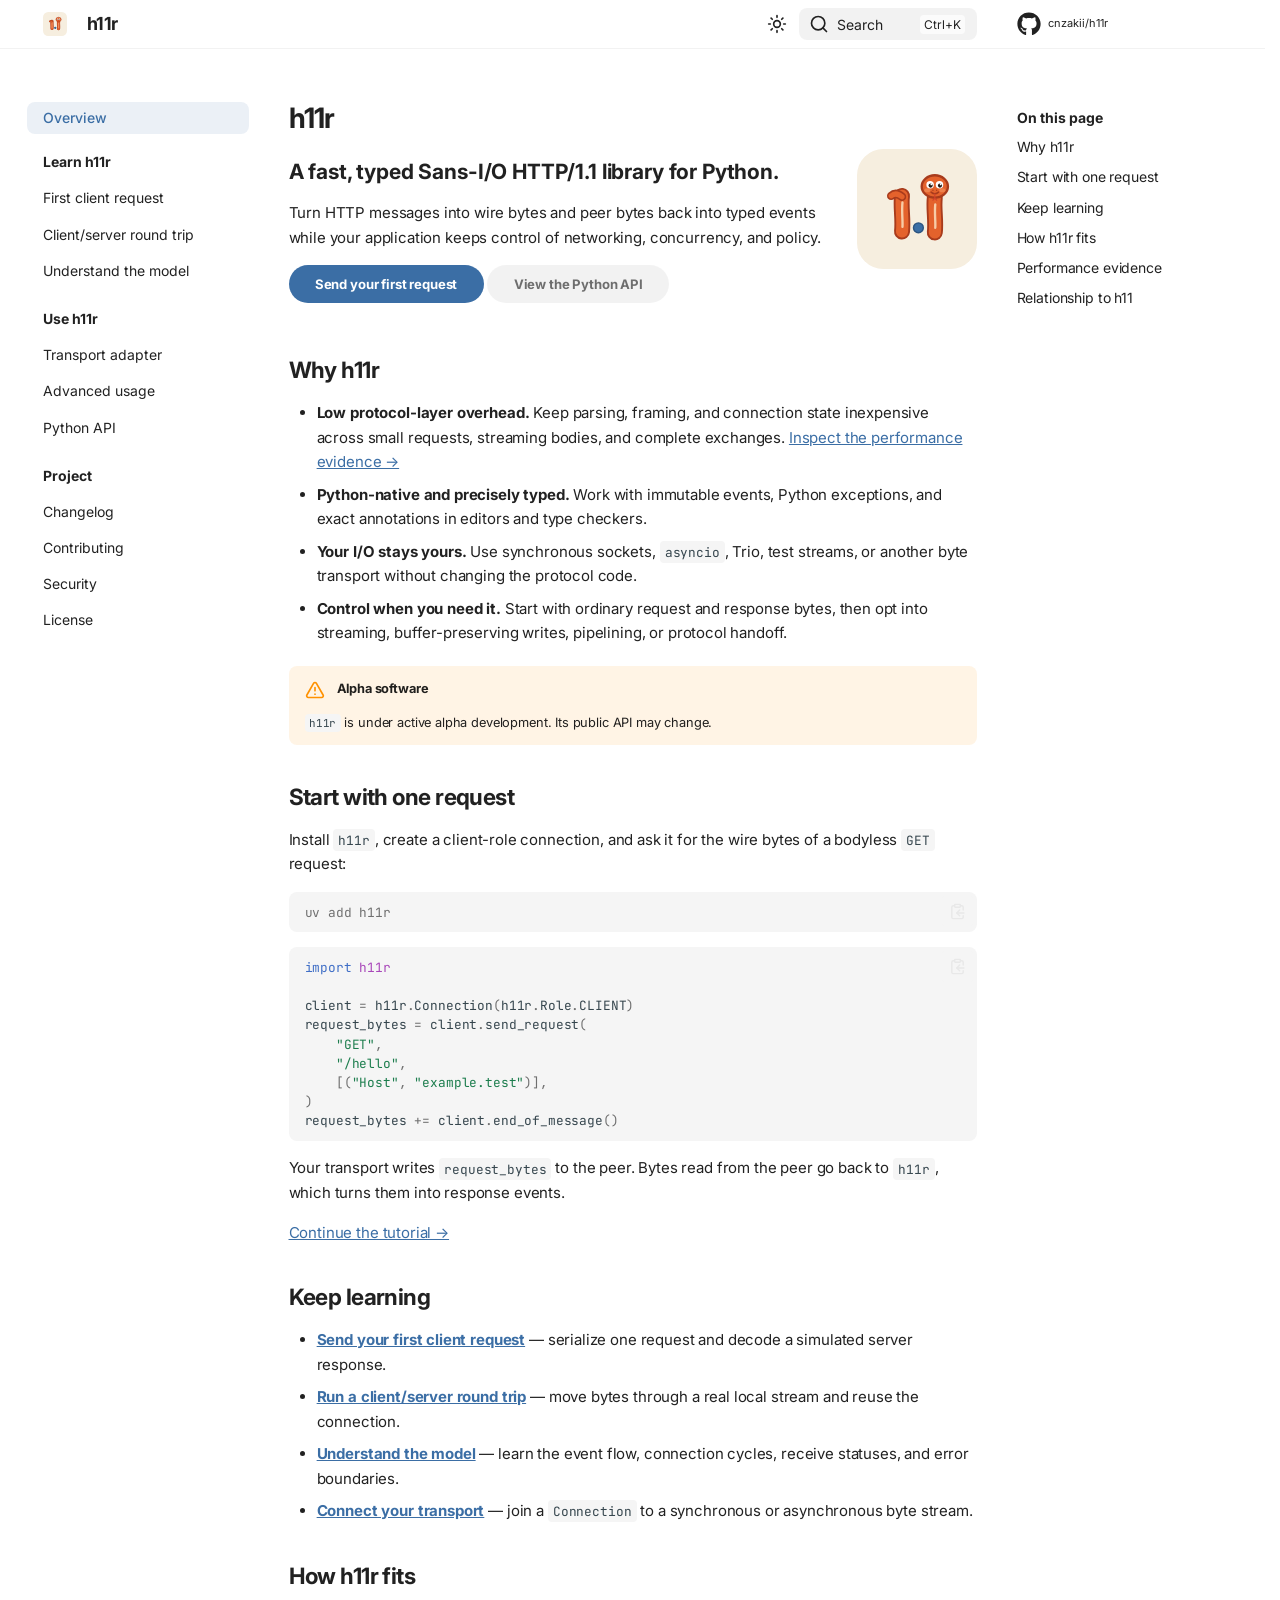
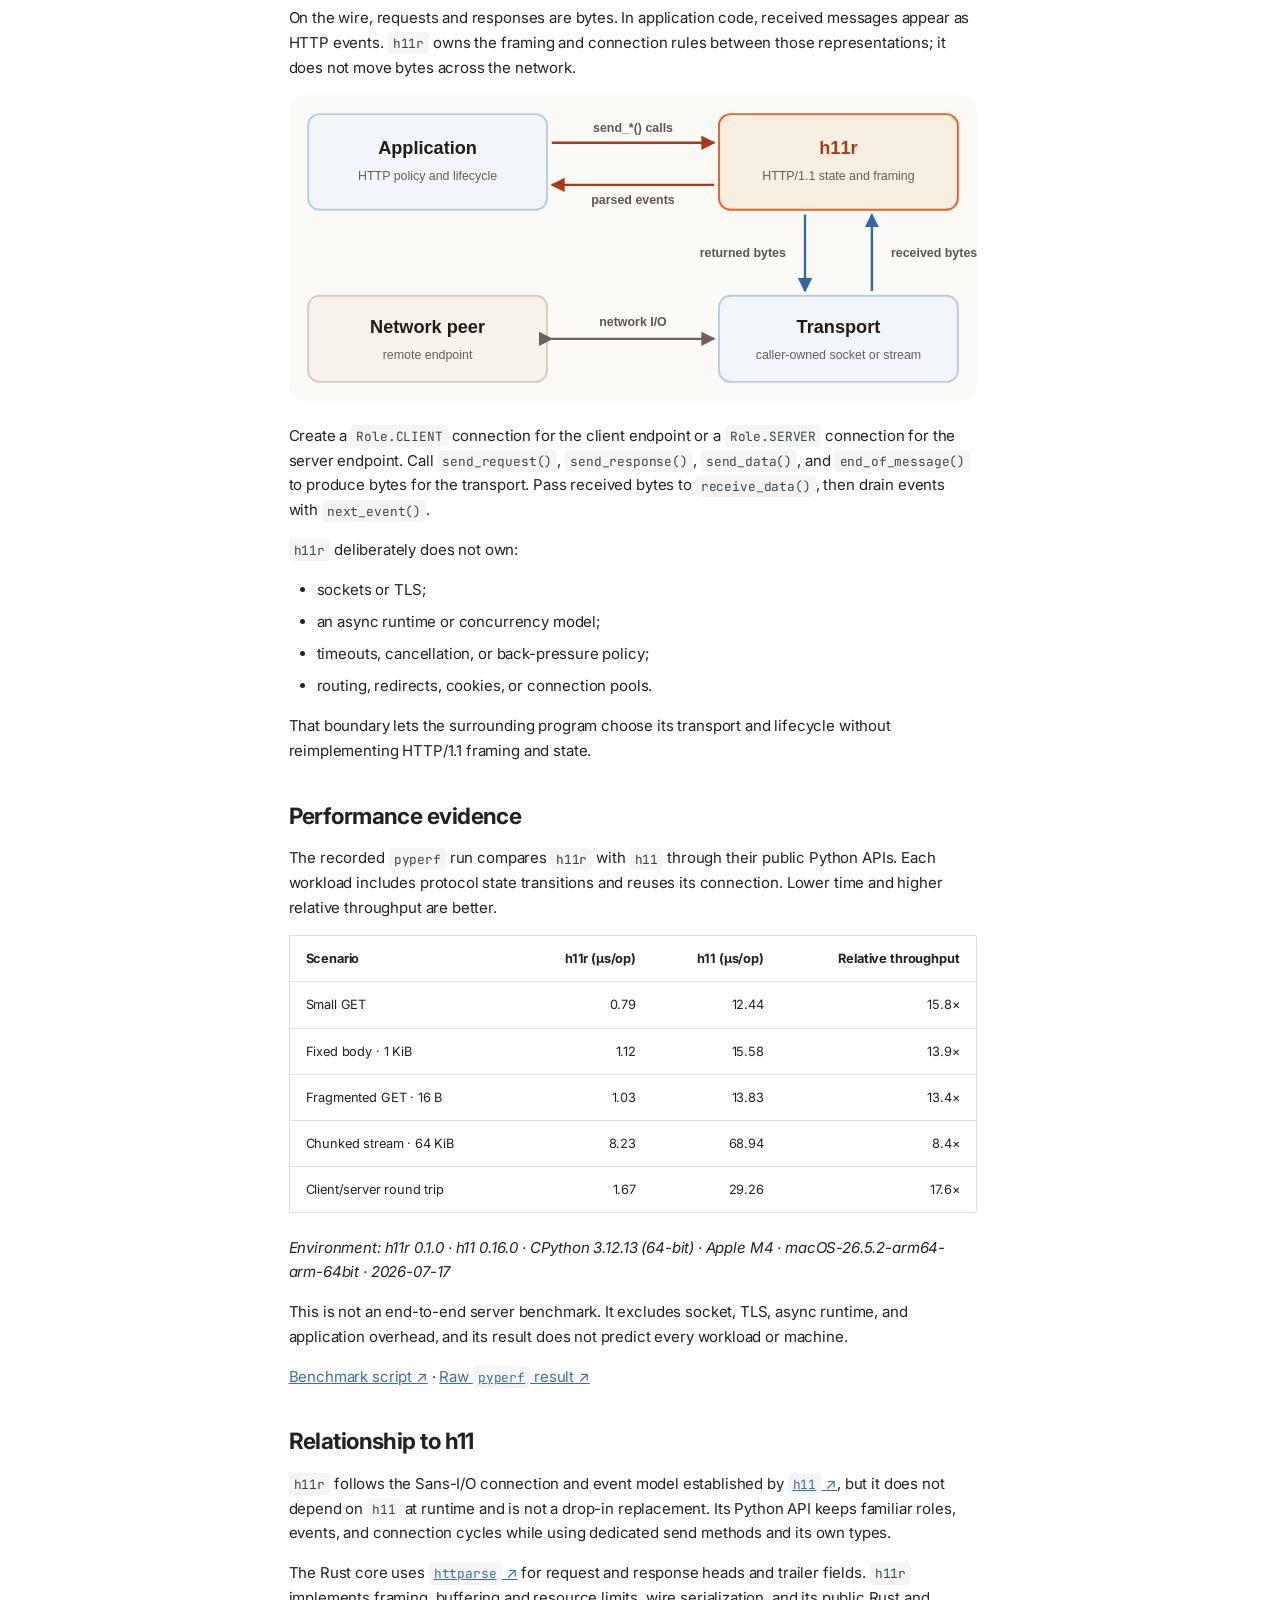
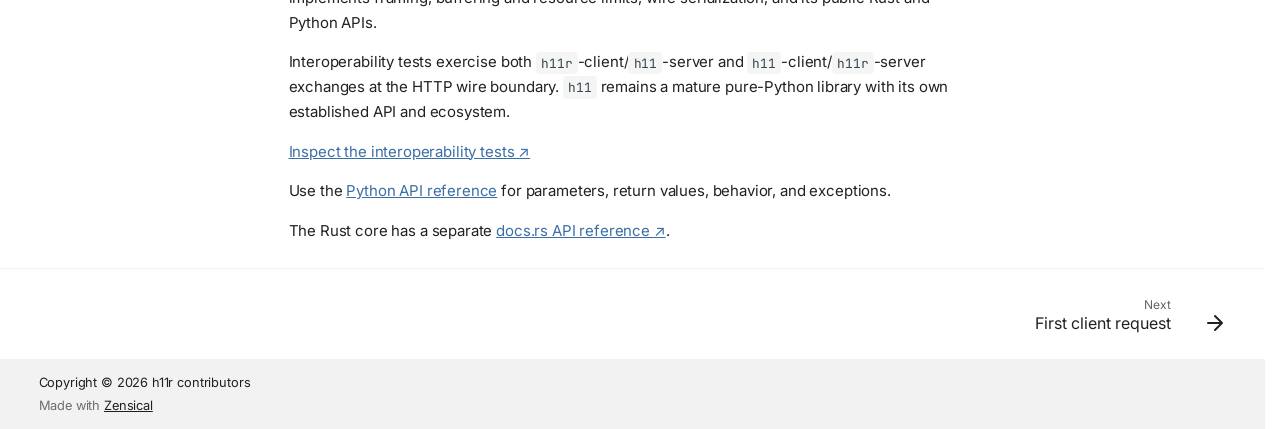
<file: dev/index.html>
<!doctype html>
<html lang="en" class="no-js">
  <head>
    
      <meta charset="utf-8">
      <meta name="viewport" content="width=device-width,initial-scale=1">
      
        <meta name="description" content="A fast, typed Sans-I/O HTTP/1.1 library for Python.">
      
      
        <meta name="author" content="h11r contributors">
      
      
        <link rel="canonical" href="https://cnzakii.github.io/h11r/dev/">
      
      
      
        <link rel="next" href="./getting-started/">
      
      
        
      
      
      <link rel="icon" href="./assets/h11r.svg">
      <meta name="generator" content="zensical-0.0.51">
    
    
      
        <title>h11r - h11r</title>
      
    
    
      
        
      
      <link rel="stylesheet" href="./assets/stylesheets/modern/main.62c9b9cc.min.css">
      
        
          
        
        <link rel="stylesheet" href="./assets/stylesheets/modern/palette.dfe2e883.min.css">
      
      


    
    
      
    
    
      
        
        
        <link rel="preconnect" href="https://fonts.gstatic.com" crossorigin>
        <link rel="stylesheet" href="https://fonts.googleapis.com/css?family=Inter:300,300i,400,400i,500,500i,700,700i%7CJetBrains+Mono:400,400i,700,700i&amp;display=fallback">
        <style>:root{--md-text-font:"Inter";--md-code-font:"JetBrains Mono"}</style>
      
    
    
      <link rel="stylesheet" href="./stylesheets/extra.css">
    
    <script>__md_scope=new URL(".",location),__md_scope.pathname.endsWith("/")||(__md_scope=new URL(__md_scope.pathname+"/",location)),__md_hash=e=>[...e].reduce(((e,t)=>(e<<5)-e+t.charCodeAt(0)),0),__md_get=(e,t=localStorage,_=__md_scope)=>JSON.parse(t.getItem(_.pathname+"."+e)),__md_set=(e,t,_=localStorage,a=__md_scope)=>{try{_.setItem(a.pathname+"."+e,JSON.stringify(t))}catch(e){}},document.documentElement.setAttribute("data-platform",navigator.platform)</script>
    
      

    
    
  </head>
  
  
    
    
      
    
    
    
    
    <body dir="ltr" data-md-color-scheme="default" data-md-color-primary="indigo" data-md-color-accent="indigo">
  
    
    <input class="md-toggle" data-md-toggle="drawer" type="checkbox" id="__drawer" autocomplete="off">
    <input class="md-toggle" data-md-toggle="search" type="checkbox" id="__search" autocomplete="off">
    <label class="md-overlay" for="__drawer" aria-label="Navigation"></label>
    <div data-md-component="skip">
      
        
        <a href="#h11r" class="md-skip">
          Skip to content
        </a>
      
    </div>
    <div data-md-component="announce">
      
    </div>
    
      <div data-md-color-scheme="default" data-md-component="outdated" hidden>
        
          <aside class="md-banner md-banner--warning">
            <div class="md-banner__inner md-grid md-typeset">
              
  <div class="version-notice">
    <strong>Not the latest stable documentation</strong>
    <span>This version may differ from the package installed from PyPI.</span>
    <a href="../.">View latest stable</a>
  </div>

            </div>
            <script>var el=document.querySelector("[data-md-component=outdated]"),base=new URL(".",location),outdated=__md_get("__outdated",sessionStorage,base);!0===outdated&&el&&(el.hidden=!1)</script>
          </aside>
        
      </div>
    
    
      

  

<header class="md-header md-header--shadow" data-md-component="header">
  <nav class="md-header__inner md-grid" aria-label="Header">
    <a href="" title="h11r" class="md-header__button md-logo" aria-label="h11r" data-md-component="logo">
      
  <img src="./assets/h11r.svg" alt="h11r">

    </a>
    <label class="md-header__button md-icon" for="__drawer" aria-label="Navigation">
      
      <svg xmlns="http://www.w3.org/2000/svg" fill="none" stroke="currentColor" stroke-linecap="round" stroke-linejoin="round" stroke-width="2" class="lucide lucide-menu" viewBox="0 0 24 24"><path d="M4 5h16M4 12h16M4 19h16"/></svg>
    </label>
    <div class="md-header__title" data-md-component="header-title">
      <div class="md-header__ellipsis">
        <div class="md-header__topic">
          <span class="md-ellipsis">
            h11r
          </span>
        </div>
        <div class="md-header__topic" data-md-component="header-topic">
          <span class="md-ellipsis">
            
              h11r
            
          </span>
        </div>
      </div>
    </div>
    
      
        <form class="md-header__option" data-md-component="palette">
  
    
    
    
    <input class="md-option" data-md-color-media="none" data-md-color-scheme="default" data-md-color-primary="indigo" data-md-color-accent="indigo"  aria-label="Switch to dark mode"  type="radio" name="__palette" id="__palette_0">
    
      <label class="md-header__button md-icon" title="Switch to dark mode" for="__palette_1" hidden>
        <svg xmlns="http://www.w3.org/2000/svg" fill="none" stroke="currentColor" stroke-linecap="round" stroke-linejoin="round" stroke-width="2" class="lucide lucide-sun" viewBox="0 0 24 24"><circle cx="12" cy="12" r="4"/><path d="M12 2v2M12 20v2M4.93 4.93l1.41 1.41M17.66 17.66l1.41 1.41M2 12h2M20 12h2M6.34 17.66l-1.41 1.41M19.07 4.93l-1.41 1.41"/></svg>
      </label>
    
  
    
    
    
    <input class="md-option" data-md-color-media="none" data-md-color-scheme="slate" data-md-color-primary="indigo" data-md-color-accent="indigo"  aria-label="Switch to light mode"  type="radio" name="__palette" id="__palette_1">
    
      <label class="md-header__button md-icon" title="Switch to light mode" for="__palette_0" hidden>
        <svg xmlns="http://www.w3.org/2000/svg" fill="none" stroke="currentColor" stroke-linecap="round" stroke-linejoin="round" stroke-width="2" class="lucide lucide-moon" viewBox="0 0 24 24"><path d="M20.985 12.486a9 9 0 1 1-9.473-9.472c.405-.022.617.46.402.803a6 6 0 0 0 8.268 8.268c.344-.215.825-.004.803.401"/></svg>
      </label>
    
  
</form>
      
    
    
      <script>var palette=__md_get("__palette");if(palette&&palette.color){if("(prefers-color-scheme)"===palette.color.media){var media=matchMedia("(prefers-color-scheme: light)"),input=document.querySelector(media.matches?"[data-md-color-media='(prefers-color-scheme: light)']":"[data-md-color-media='(prefers-color-scheme: dark)']");palette.color.media=input.getAttribute("data-md-color-media"),palette.color.scheme=input.getAttribute("data-md-color-scheme"),palette.color.primary=input.getAttribute("data-md-color-primary"),palette.color.accent=input.getAttribute("data-md-color-accent")}for(var[key,value]of Object.entries(palette.color))document.body.setAttribute("data-md-color-"+key,value)}</script>
    
    
    
      
      
        <label class="md-header__button md-icon" for="__search" aria-label="Search">
          
          <svg xmlns="http://www.w3.org/2000/svg" fill="none" stroke="currentColor" stroke-linecap="round" stroke-linejoin="round" stroke-width="2" class="lucide lucide-search" viewBox="0 0 24 24"><path d="m21 21-4.34-4.34"/><circle cx="11" cy="11" r="8"/></svg>
        </label>
        <div class="md-search" data-md-component="search" role="dialog" aria-label="Search">
  <button type="button" class="md-search__button">
    Search
  </button>
</div>
      
    
    <div class="md-header__source">
      
        <a href="https://github.com/cnzakii/h11r" title="Go to repository" class="md-source" data-md-component="source">
  <div class="md-source__icon md-icon">
    
    <svg xmlns="http://www.w3.org/2000/svg" viewBox="0 0 512 512"><!--! Font Awesome Free 7.2.0 by @fontawesome - https://fontawesome.com License - https://fontawesome.com/license/free (Icons: CC BY 4.0, Fonts: SIL OFL 1.1, Code: MIT License) Copyright 2026 Fonticons, Inc.--><path fill="currentColor" d="M173.9 397.4c0 2-2.3 3.6-5.2 3.6-3.3.3-5.6-1.3-5.6-3.6 0-2 2.3-3.6 5.2-3.6 3-.3 5.6 1.3 5.6 3.6m-31.1-4.5c-.7 2 1.3 4.3 4.3 4.9 2.6 1 5.6 0 6.2-2s-1.3-4.3-4.3-5.2c-2.6-.7-5.5.3-6.2 2.3m44.2-1.7c-2.9.7-4.9 2.6-4.6 4.9.3 2 2.9 3.3 5.9 2.6 2.9-.7 4.9-2.6 4.6-4.6-.3-1.9-3-3.2-5.9-2.9M252.8 8C114.1 8 8 113.3 8 252c0 110.9 69.8 205.8 169.5 239.2 12.8 2.3 17.3-5.6 17.3-12.1 0-6.2-.3-40.4-.3-61.4 0 0-70 15-84.7-29.8 0 0-11.4-29.1-27.8-36.6 0 0-22.9-15.7 1.6-15.4 0 0 24.9 2 38.6 25.8 21.9 38.6 58.6 27.5 72.9 20.9 2.3-16 8.8-27.1 16-33.7-55.9-6.2-112.3-14.3-112.3-110.5 0-27.5 7.6-41.3 23.6-58.9-2.6-6.5-11.1-33.3 2.6-67.9 20.9-6.5 69 27 69 27 20-5.6 41.5-8.5 62.8-8.5s42.8 2.9 62.8 8.5c0 0 48.1-33.6 69-27 13.7 34.7 5.2 61.4 2.6 67.9 16 17.7 25.8 31.5 25.8 58.9 0 96.5-58.9 104.2-114.8 110.5 9.2 7.9 17 22.9 17 46.4 0 33.7-.3 75.4-.3 83.6 0 6.5 4.6 14.4 17.3 12.1C436.2 457.8 504 362.9 504 252 504 113.3 391.5 8 252.8 8M105.2 352.9c-1.3 1-1 3.3.7 5.2 1.6 1.6 3.9 2.3 5.2 1 1.3-1 1-3.3-.7-5.2-1.6-1.6-3.9-2.3-5.2-1m-10.8-8.1c-.7 1.3.3 2.9 2.3 3.9 1.6 1 3.6.7 4.3-.7.7-1.3-.3-2.9-2.3-3.9-2-.6-3.6-.3-4.3.7m32.4 35.6c-1.6 1.3-1 4.3 1.3 6.2 2.3 2.3 5.2 2.6 6.5 1 1.3-1.3.7-4.3-1.3-6.2-2.2-2.3-5.2-2.6-6.5-1m-11.4-14.7c-1.6 1-1.6 3.6 0 5.9s4.3 3.3 5.6 2.3c1.6-1.3 1.6-3.9 0-6.2-1.4-2.3-4-3.3-5.6-2"/></svg>
  </div>
  <div class="md-source__repository">
    cnzakii/h11r
  </div>
</a>
      
    </div>
  </nav>
  
</header>
    
    <div class="md-container" data-md-component="container">
      
      
        
          
        
      
      <main class="md-main" data-md-component="main">
        <div class="md-main__inner md-grid">
          
            
              
              <div class="md-sidebar md-sidebar--primary" data-md-component="sidebar" data-md-type="navigation" >
                <div class="md-sidebar__scrollwrap">
                  <div class="md-sidebar__inner">
                    



<nav class="md-nav md-nav--primary" aria-label="Navigation" data-md-level="0">
  <label class="md-nav__title" for="__drawer">
    <a href="" title="h11r" class="md-nav__button md-logo" aria-label="h11r" data-md-component="logo">
      
  <img src="./assets/h11r.svg" alt="h11r">

    </a>
    h11r
  </label>
  
    <div class="md-nav__source">
      <a href="https://github.com/cnzakii/h11r" title="Go to repository" class="md-source" data-md-component="source">
  <div class="md-source__icon md-icon">
    
    <svg xmlns="http://www.w3.org/2000/svg" viewBox="0 0 512 512"><!--! Font Awesome Free 7.2.0 by @fontawesome - https://fontawesome.com License - https://fontawesome.com/license/free (Icons: CC BY 4.0, Fonts: SIL OFL 1.1, Code: MIT License) Copyright 2026 Fonticons, Inc.--><path fill="currentColor" d="M173.9 397.4c0 2-2.3 3.6-5.2 3.6-3.3.3-5.6-1.3-5.6-3.6 0-2 2.3-3.6 5.2-3.6 3-.3 5.6 1.3 5.6 3.6m-31.1-4.5c-.7 2 1.3 4.3 4.3 4.9 2.6 1 5.6 0 6.2-2s-1.3-4.3-4.3-5.2c-2.6-.7-5.5.3-6.2 2.3m44.2-1.7c-2.9.7-4.9 2.6-4.6 4.9.3 2 2.9 3.3 5.9 2.6 2.9-.7 4.9-2.6 4.6-4.6-.3-1.9-3-3.2-5.9-2.9M252.8 8C114.1 8 8 113.3 8 252c0 110.9 69.8 205.8 169.5 239.2 12.8 2.3 17.3-5.6 17.3-12.1 0-6.2-.3-40.4-.3-61.4 0 0-70 15-84.7-29.8 0 0-11.4-29.1-27.8-36.6 0 0-22.9-15.7 1.6-15.4 0 0 24.9 2 38.6 25.8 21.9 38.6 58.6 27.5 72.9 20.9 2.3-16 8.8-27.1 16-33.7-55.9-6.2-112.3-14.3-112.3-110.5 0-27.5 7.6-41.3 23.6-58.9-2.6-6.5-11.1-33.3 2.6-67.9 20.9-6.5 69 27 69 27 20-5.6 41.5-8.5 62.8-8.5s42.8 2.9 62.8 8.5c0 0 48.1-33.6 69-27 13.7 34.7 5.2 61.4 2.6 67.9 16 17.7 25.8 31.5 25.8 58.9 0 96.5-58.9 104.2-114.8 110.5 9.2 7.9 17 22.9 17 46.4 0 33.7-.3 75.4-.3 83.6 0 6.5 4.6 14.4 17.3 12.1C436.2 457.8 504 362.9 504 252 504 113.3 391.5 8 252.8 8M105.2 352.9c-1.3 1-1 3.3.7 5.2 1.6 1.6 3.9 2.3 5.2 1 1.3-1 1-3.3-.7-5.2-1.6-1.6-3.9-2.3-5.2-1m-10.8-8.1c-.7 1.3.3 2.9 2.3 3.9 1.6 1 3.6.7 4.3-.7.7-1.3-.3-2.9-2.3-3.9-2-.6-3.6-.3-4.3.7m32.4 35.6c-1.6 1.3-1 4.3 1.3 6.2 2.3 2.3 5.2 2.6 6.5 1 1.3-1.3.7-4.3-1.3-6.2-2.2-2.3-5.2-2.6-6.5-1m-11.4-14.7c-1.6 1-1.6 3.6 0 5.9s4.3 3.3 5.6 2.3c1.6-1.3 1.6-3.9 0-6.2-1.4-2.3-4-3.3-5.6-2"/></svg>
  </div>
  <div class="md-source__repository">
    cnzakii/h11r
  </div>
</a>
    </div>
  
  <ul class="md-nav__list" data-md-scrollfix>
    
      
      
  
  
    
  
  
  
    <li class="md-nav__item md-nav__item--active">
      
      
      
      
        
      
      
        <label class="md-nav__link md-nav__link--active" for="__toc">
          
  
  
  <span class="md-ellipsis">
    
  
  Overview

    
  </span>
  
  

          <span class="md-nav__icon md-icon"></span>
        </label>
      
      <a href="" class="md-nav__link md-nav__link--active">
        
  
  
  <span class="md-ellipsis">
    
  
  Overview

    
  </span>
  
  

      </a>
      
        


<nav class="md-nav md-nav--secondary" aria-label="On this page">
  
  
  
    
  
  
    <label class="md-nav__title" for="__toc">
      <span class="md-nav__icon md-icon"></span>
      On this page
    </label>
    <ul class="md-nav__list" data-md-component="toc" data-md-scrollfix>
      
        <li class="md-nav__item">
  <a href="#why-h11r" class="md-nav__link">
    <span class="md-ellipsis">
      <span class="md-typeset">
        Why h11r
      </span>
    </span>
  </a>
  
</li>
      
        <li class="md-nav__item">
  <a href="#start-with-one-request" class="md-nav__link">
    <span class="md-ellipsis">
      <span class="md-typeset">
        Start with one request
      </span>
    </span>
  </a>
  
</li>
      
        <li class="md-nav__item">
  <a href="#keep-learning" class="md-nav__link">
    <span class="md-ellipsis">
      <span class="md-typeset">
        Keep learning
      </span>
    </span>
  </a>
  
</li>
      
        <li class="md-nav__item">
  <a href="#how-h11r-fits" class="md-nav__link">
    <span class="md-ellipsis">
      <span class="md-typeset">
        How h11r fits
      </span>
    </span>
  </a>
  
</li>
      
        <li class="md-nav__item">
  <a href="#performance-evidence" class="md-nav__link">
    <span class="md-ellipsis">
      <span class="md-typeset">
        Performance evidence
      </span>
    </span>
  </a>
  
</li>
      
        <li class="md-nav__item">
  <a href="#relationship-to-h11" class="md-nav__link">
    <span class="md-ellipsis">
      <span class="md-typeset">
        Relationship to h11
      </span>
    </span>
  </a>
  
</li>
      
    </ul>
  
</nav>
      
    </li>
  

    
      
      
  
  
  
  
    
    
    
    
      
        
        
      
    
    
    <li class="md-nav__item md-nav__item--section md-nav__item--nested">
      
        
        
        <input class="md-nav__toggle md-toggle " type="checkbox" id="__nav_2" >
        
          
          <label class="md-nav__link" for="__nav_2" id="__nav_2_label" tabindex="">
            
  
  
  <span class="md-ellipsis">
    
  
  Learn h11r

    
  </span>
  
  

            <span class="md-nav__icon md-icon"></span>
          </label>
        
        <nav class="md-nav" data-md-level="1" aria-labelledby="__nav_2_label" aria-expanded="false">
          <label class="md-nav__title" for="__nav_2">
            <span class="md-nav__icon md-icon"></span>
            
  
  Learn h11r

          </label>
          <ul class="md-nav__list" data-md-scrollfix>
            
              
                
  
  
  
  
    <li class="md-nav__item">
      <a href="./getting-started/" class="md-nav__link">
        
  
  
  <span class="md-ellipsis">
    
  
  First client request

    
  </span>
  
  

      </a>
    </li>
  

              
            
              
                
  
  
  
  
    <li class="md-nav__item">
      <a href="./round-trip/" class="md-nav__link">
        
  
  
  <span class="md-ellipsis">
    
  
  Client/server round trip

    
  </span>
  
  

      </a>
    </li>
  

              
            
              
                
  
  
  
  
    <li class="md-nav__item">
      <a href="./concepts/" class="md-nav__link">
        
  
  
  <span class="md-ellipsis">
    
  
  Understand the model

    
  </span>
  
  

      </a>
    </li>
  

              
            
          </ul>
        </nav>
      
    </li>
  

    
      
      
  
  
  
  
    
    
    
    
      
        
        
      
    
    
    <li class="md-nav__item md-nav__item--section md-nav__item--nested">
      
        
        
        <input class="md-nav__toggle md-toggle " type="checkbox" id="__nav_3" >
        
          
          <label class="md-nav__link" for="__nav_3" id="__nav_3_label" tabindex="">
            
  
  
  <span class="md-ellipsis">
    
  
  Use h11r

    
  </span>
  
  

            <span class="md-nav__icon md-icon"></span>
          </label>
        
        <nav class="md-nav" data-md-level="1" aria-labelledby="__nav_3_label" aria-expanded="false">
          <label class="md-nav__title" for="__nav_3">
            <span class="md-nav__icon md-icon"></span>
            
  
  Use h11r

          </label>
          <ul class="md-nav__list" data-md-scrollfix>
            
              
                
  
  
  
  
    <li class="md-nav__item">
      <a href="./integration/" class="md-nav__link">
        
  
  
  <span class="md-ellipsis">
    
  
  Transport adapter

    
  </span>
  
  

      </a>
    </li>
  

              
            
              
                
  
  
  
  
    <li class="md-nav__item">
      <a href="./advanced/" class="md-nav__link">
        
  
  
  <span class="md-ellipsis">
    
  
  Advanced usage

    
  </span>
  
  

      </a>
    </li>
  

              
            
              
                
  
  
  
  
    <li class="md-nav__item">
      <a href="./api/" class="md-nav__link">
        
  
  
  <span class="md-ellipsis">
    
  
  Python API

    
  </span>
  
  

      </a>
    </li>
  

              
            
          </ul>
        </nav>
      
    </li>
  

    
      
      
  
  
  
  
    
    
    
    
      
        
        
      
    
    
    <li class="md-nav__item md-nav__item--section md-nav__item--nested">
      
        
        
        <input class="md-nav__toggle md-toggle " type="checkbox" id="__nav_4" >
        
          
          <label class="md-nav__link" for="__nav_4" id="__nav_4_label" tabindex="">
            
  
  
  <span class="md-ellipsis">
    
  
  Project

    
  </span>
  
  

            <span class="md-nav__icon md-icon"></span>
          </label>
        
        <nav class="md-nav" data-md-level="1" aria-labelledby="__nav_4_label" aria-expanded="false">
          <label class="md-nav__title" for="__nav_4">
            <span class="md-nav__icon md-icon"></span>
            
  
  Project

          </label>
          <ul class="md-nav__list" data-md-scrollfix>
            
              
                
  
  
  
  
    <li class="md-nav__item">
      <a href="./changelog/" class="md-nav__link">
        
  
  
  <span class="md-ellipsis">
    
  
  Changelog

    
  </span>
  
  

      </a>
    </li>
  

              
            
              
                
  
  
  
  
    <li class="md-nav__item">
      <a href="./contributing/" class="md-nav__link">
        
  
  
  <span class="md-ellipsis">
    
  
  Contributing

    
  </span>
  
  

      </a>
    </li>
  

              
            
              
                
  
  
  
  
    <li class="md-nav__item">
      <a href="./security/" class="md-nav__link">
        
  
  
  <span class="md-ellipsis">
    
  
  Security

    
  </span>
  
  

      </a>
    </li>
  

              
            
              
                
  
  
  
  
    <li class="md-nav__item">
      <a href="./license/" class="md-nav__link">
        
  
  
  <span class="md-ellipsis">
    
  
  License

    
  </span>
  
  

      </a>
    </li>
  

              
            
          </ul>
        </nav>
      
    </li>
  

    
  </ul>
</nav>
                  </div>
                </div>
              </div>
            
            
              
              <div class="md-sidebar md-sidebar--secondary" data-md-component="sidebar" data-md-type="toc" >
                <div class="md-sidebar__scrollwrap">
                  
                    
                    
                    
                      
                    
                    
                      <input class="md-nav__toggle md-toggle" type="checkbox" id="__toc">
                      <div class="md-sidebar-button__wrapper">
                        <label class="md-sidebar-button" for="__toc"></label>
                      </div>
                    
                  
                  <div class="md-sidebar__inner">
                    


<nav class="md-nav md-nav--secondary" aria-label="On this page">
  
  
  
    
  
  
    <label class="md-nav__title" for="__toc">
      <span class="md-nav__icon md-icon"></span>
      On this page
    </label>
    <ul class="md-nav__list" data-md-component="toc" data-md-scrollfix>
      
        <li class="md-nav__item">
  <a href="#why-h11r" class="md-nav__link">
    <span class="md-ellipsis">
      <span class="md-typeset">
        Why h11r
      </span>
    </span>
  </a>
  
</li>
      
        <li class="md-nav__item">
  <a href="#start-with-one-request" class="md-nav__link">
    <span class="md-ellipsis">
      <span class="md-typeset">
        Start with one request
      </span>
    </span>
  </a>
  
</li>
      
        <li class="md-nav__item">
  <a href="#keep-learning" class="md-nav__link">
    <span class="md-ellipsis">
      <span class="md-typeset">
        Keep learning
      </span>
    </span>
  </a>
  
</li>
      
        <li class="md-nav__item">
  <a href="#how-h11r-fits" class="md-nav__link">
    <span class="md-ellipsis">
      <span class="md-typeset">
        How h11r fits
      </span>
    </span>
  </a>
  
</li>
      
        <li class="md-nav__item">
  <a href="#performance-evidence" class="md-nav__link">
    <span class="md-ellipsis">
      <span class="md-typeset">
        Performance evidence
      </span>
    </span>
  </a>
  
</li>
      
        <li class="md-nav__item">
  <a href="#relationship-to-h11" class="md-nav__link">
    <span class="md-ellipsis">
      <span class="md-typeset">
        Relationship to h11
      </span>
    </span>
  </a>
  
</li>
      
    </ul>
  
</nav>
                  </div>
                </div>
              </div>
            
          
          
            <div class="md-content" data-md-component="content">
              
                



  


              
              <article class="md-content__inner md-typeset">
                
                  
  
  


<div class="home-intro">
<div class="home-intro__copy">
<h1 id="h11r">h11r<a class="headerlink" href="#h11r" title="Permanent link">&para;</a></h1>
<p class="home-intro__tagline">
A fast, typed Sans-I/O HTTP/1.1 library for Python.
</p>
<p class="home-intro__summary">
Turn HTTP messages into wire bytes and peer bytes back into typed events while
your application keeps control of networking, concurrency, and policy.
</p>
<p><a class="md-button md-button--primary" href="getting-started/">Send your first request</a>
<a class="md-button" href="api/">View the Python API</a></p>
</div>
<p><img class="home-intro__mark" src="assets/h11r.svg" alt="h11r"></p>
</div>
<h2 id="why-h11r">Why h11r<a class="headerlink" href="#why-h11r" title="Permanent link">&para;</a></h2>
<ul>
<li><strong>Low protocol-layer overhead.</strong> Keep parsing, framing, and connection state
  inexpensive across small requests, streaming bodies, and complete exchanges.
  <a href="#performance-evidence">Inspect the performance evidence →</a></li>
<li><strong>Python-native and precisely typed.</strong> Work with immutable events, Python
  exceptions, and exact annotations in editors and type checkers.</li>
<li><strong>Your I/O stays yours.</strong> Use synchronous sockets, <code>asyncio</code>, Trio, test
  streams, or another byte transport without changing the protocol code.</li>
<li><strong>Control when you need it.</strong> Start with ordinary request and response bytes,
  then opt into streaming, buffer-preserving writes, pipelining, or protocol
  handoff.</li>
</ul>
<div class="admonition warning">
<p class="admonition-title">Alpha software</p>
<p><code>h11r</code> is under active alpha development. Its public API may change.</p>
</div>
<h2 id="start-with-one-request">Start with one request<a class="headerlink" href="#start-with-one-request" title="Permanent link">&para;</a></h2>
<p>Install <code>h11r</code>, create a client-role connection, and ask it for the wire bytes
of a bodyless <code>GET</code> request:</p>
<div class="language-console highlight"><pre><span></span><code><span id="__span-0-1"><a id="__codelineno-0-1" name="__codelineno-0-1" href="#__codelineno-0-1"></a><span class="go">uv add h11r</span>
</span></code></pre></div>
<div class="language-python highlight"><pre><span></span><code><span id="__span-1-1"><a id="__codelineno-1-1" name="__codelineno-1-1" href="#__codelineno-1-1"></a><span class="kn">import</span><span class="w"> </span><span class="nn">h11r</span>
</span><span id="__span-1-2"><a id="__codelineno-1-2" name="__codelineno-1-2" href="#__codelineno-1-2"></a>
</span><span id="__span-1-3"><a id="__codelineno-1-3" name="__codelineno-1-3" href="#__codelineno-1-3"></a><span class="n">client</span> <span class="o">=</span> <span class="n">h11r</span><span class="o">.</span><span class="n">Connection</span><span class="p">(</span><span class="n">h11r</span><span class="o">.</span><span class="n">Role</span><span class="o">.</span><span class="n">CLIENT</span><span class="p">)</span>
</span><span id="__span-1-4"><a id="__codelineno-1-4" name="__codelineno-1-4" href="#__codelineno-1-4"></a><span class="n">request_bytes</span> <span class="o">=</span> <span class="n">client</span><span class="o">.</span><span class="n">send_request</span><span class="p">(</span>
</span><span id="__span-1-5"><a id="__codelineno-1-5" name="__codelineno-1-5" href="#__codelineno-1-5"></a>    <span class="s2">&quot;GET&quot;</span><span class="p">,</span>
</span><span id="__span-1-6"><a id="__codelineno-1-6" name="__codelineno-1-6" href="#__codelineno-1-6"></a>    <span class="s2">&quot;/hello&quot;</span><span class="p">,</span>
</span><span id="__span-1-7"><a id="__codelineno-1-7" name="__codelineno-1-7" href="#__codelineno-1-7"></a>    <span class="p">[(</span><span class="s2">&quot;Host&quot;</span><span class="p">,</span> <span class="s2">&quot;example.test&quot;</span><span class="p">)],</span>
</span><span id="__span-1-8"><a id="__codelineno-1-8" name="__codelineno-1-8" href="#__codelineno-1-8"></a><span class="p">)</span>
</span><span id="__span-1-9"><a id="__codelineno-1-9" name="__codelineno-1-9" href="#__codelineno-1-9"></a><span class="n">request_bytes</span> <span class="o">+=</span> <span class="n">client</span><span class="o">.</span><span class="n">end_of_message</span><span class="p">()</span>
</span></code></pre></div>
<p>Your transport writes <code>request_bytes</code> to the peer. Bytes read from the peer go
back to <code>h11r</code>, which turns them into response events.</p>
<p><a href="getting-started/">Continue the tutorial →</a></p>
<h2 id="keep-learning">Keep learning<a class="headerlink" href="#keep-learning" title="Permanent link">&para;</a></h2>
<ul>
<li><a href="getting-started/"><strong>Send your first client request</strong></a> — serialize one
  request and decode a simulated server response.</li>
<li><a href="round-trip/"><strong>Run a client/server round trip</strong></a> — move bytes through a
  real local stream and reuse the connection.</li>
<li><a href="concepts/"><strong>Understand the model</strong></a> — learn the event flow, connection
  cycles, receive statuses, and error boundaries.</li>
<li><a href="integration/"><strong>Connect your transport</strong></a> — join a <code>Connection</code> to a
  synchronous or asynchronous byte stream.</li>
</ul>
<h2 id="how-h11r-fits">How h11r fits<a class="headerlink" href="#how-h11r-fits" title="Permanent link">&para;</a></h2>
<p>On the wire, requests and responses are bytes. In application code, received
messages appear as HTTP events. <code>h11r</code> owns the framing and connection rules
between those representations; it does not move bytes across the network.</p>
<p><img alt="The application calls h11r send methods and receives events while its transport moves the returned and received bytes" src="assets/sans-io-boundary.svg" /></p>
<p>Create a <code>Role.CLIENT</code> connection for the client endpoint or a <code>Role.SERVER</code>
connection for the server endpoint. Call <code>send_request()</code>, <code>send_response()</code>,
<code>send_data()</code>, and <code>end_of_message()</code> to produce bytes for the transport. Pass
received bytes to <code>receive_data()</code>, then drain events with <code>next_event()</code>.</p>
<p><code>h11r</code> deliberately does not own:</p>
<ul>
<li>sockets or TLS;</li>
<li>an async runtime or concurrency model;</li>
<li>timeouts, cancellation, or back-pressure policy;</li>
<li>routing, redirects, cookies, or connection pools.</li>
</ul>
<p>That boundary lets the surrounding program choose its transport and lifecycle
without reimplementing HTTP/1.1 framing and state.</p>
<h2 id="performance-evidence">Performance evidence<a class="headerlink" href="#performance-evidence" title="Permanent link">&para;</a></h2>
<p>The recorded <code>pyperf</code> run compares <code>h11r</code> with <code>h11</code> through their public
Python APIs. Each workload includes protocol state transitions and reuses its
connection. Lower time and higher relative throughput are better.</p>
<table>
<thead>
<tr>
<th>Scenario</th>
<th style="text-align: right;">h11r (µs/op)</th>
<th style="text-align: right;">h11 (µs/op)</th>
<th style="text-align: right;">Relative throughput</th>
</tr>
</thead>
<tbody>
<tr>
<td>Small GET</td>
<td style="text-align: right;">0.79</td>
<td style="text-align: right;">12.44</td>
<td style="text-align: right;">15.8×</td>
</tr>
<tr>
<td>Fixed body · 1 KiB</td>
<td style="text-align: right;">1.12</td>
<td style="text-align: right;">15.58</td>
<td style="text-align: right;">13.9×</td>
</tr>
<tr>
<td>Fragmented GET · 16 B</td>
<td style="text-align: right;">1.03</td>
<td style="text-align: right;">13.83</td>
<td style="text-align: right;">13.4×</td>
</tr>
<tr>
<td>Chunked stream · 64 KiB</td>
<td style="text-align: right;">8.23</td>
<td style="text-align: right;">68.94</td>
<td style="text-align: right;">8.4×</td>
</tr>
<tr>
<td>Client/server round trip</td>
<td style="text-align: right;">1.67</td>
<td style="text-align: right;">29.26</td>
<td style="text-align: right;">17.6×</td>
</tr>
</tbody>
</table>
<p><em>Environment: h11r 0.1.0 · h11 0.16.0 · CPython 3.12.13 (64-bit) · Apple M4 · macOS-26.5.2-arm64-arm-64bit · 2026-07-17</em></p>
<p>This is not an end-to-end server benchmark. It excludes socket, TLS, async
runtime, and application overhead, and its result does not predict every
workload or machine.</p>
<p><a href="https://github.com/cnzakii/h11r/blob/ea09967982f99fa1370c485a2f9184f328a2d6be/crates/h11r-python/benchmarks/compare_h11.py">Benchmark script ↗</a> ·
<a href="https://github.com/cnzakii/h11r/blob/ea09967982f99fa1370c485a2f9184f328a2d6be/docs/assets/python-benchmark.json">Raw <code>pyperf</code> result ↗</a></p>
<h2 id="relationship-to-h11">Relationship to h11<a class="headerlink" href="#relationship-to-h11" title="Permanent link">&para;</a></h2>
<p><code>h11r</code> follows the Sans-I/O connection and event model established by
<a href="https://github.com/python-hyper/h11"><code>h11</code> ↗</a>, but it does not depend on <code>h11</code>
at runtime and is not a drop-in replacement. Its Python API keeps familiar
roles, events, and connection cycles while using dedicated send methods and
its own types.</p>
<p>The Rust core uses
<a href="https://github.com/seanmonstar/httparse"><code>httparse</code> ↗</a> for request and response
heads and trailer fields. <code>h11r</code> implements framing, buffering and resource
limits, wire serialization, and its public Rust and Python APIs.</p>
<p>Interoperability tests exercise both <code>h11r</code>-client/<code>h11</code>-server and
<code>h11</code>-client/<code>h11r</code>-server exchanges at the HTTP wire boundary. <code>h11</code> remains
a mature pure-Python library with its own established API and ecosystem.</p>
<p><a href="https://github.com/cnzakii/h11r/blob/ea09967982f99fa1370c485a2f9184f328a2d6be/crates/h11r-python/tests/test_interop.py">Inspect the interoperability tests ↗</a></p>
<p>Use the <a href="api/">Python API reference</a> for parameters, return values, behavior,
and exceptions.</p>
<p>The Rust core has a separate
<a href="https://docs.rs/h11r">docs.rs API reference ↗</a>.</p>









  
  






                
              </article>
            </div>
          
          
<script>var target=document.getElementById(location.hash.slice(1));target&&target.name&&(target.checked=target.name.startsWith("__tabbed_"))</script>
        </div>
        
          <button type="button" class="md-top md-icon" data-md-component="top" hidden>
  
  <svg xmlns="http://www.w3.org/2000/svg" fill="none" stroke="currentColor" stroke-linecap="round" stroke-linejoin="round" stroke-width="2" class="lucide lucide-circle-arrow-up" viewBox="0 0 24 24"><circle cx="12" cy="12" r="10"/><path d="m16 12-4-4-4 4M12 16V8"/></svg>
  Back to top
</button>
        
      </main>
      
        <footer class="md-footer">
  
    
      
      <nav class="md-footer__inner md-grid" aria-label="Footer" >
        
        
          
          <a href="./getting-started/" class="md-footer__link md-footer__link--next" aria-label="Next: First client request">
            <div class="md-footer__title">
              <span class="md-footer__direction">
                Next
              </span>
              <div class="md-ellipsis">
                First client request
              </div>
            </div>
            <div class="md-footer__button md-icon">
              
              <svg xmlns="http://www.w3.org/2000/svg" fill="none" stroke="currentColor" stroke-linecap="round" stroke-linejoin="round" stroke-width="2" class="lucide lucide-arrow-right" viewBox="0 0 24 24"><path d="M5 12h14M12 5l7 7-7 7"/></svg>
            </div>
          </a>
        
      </nav>
    
  
  <div class="md-footer-meta md-typeset">
    <div class="md-footer-meta__inner md-grid">
      <div class="md-copyright">
  
    <div class="md-copyright__highlight">
      Copyright &copy; 2026 h11r contributors
    </div>
  
  
    Made with
    <a href="https://zensical.org/" target="_blank" rel="noopener">
      Zensical
    </a>
  
</div>
      
    </div>
  </div>
</footer>
      
    </div>
    <div class="md-dialog" data-md-component="dialog">
      <div class="md-dialog__inner md-typeset"></div>
    </div>
    
      <div class="md-progress" data-md-component="progress" role="progressbar"></div>
    
    
    
      
      
      <script id="__config" type="application/json">{"annotate":null,"base":".","features":["content.code.copy","navigation.footer","navigation.instant","navigation.instant.progress","navigation.path","navigation.sections","navigation.top","navigation.tracking","search.highlight","toc.follow"],"search":"./assets/javascripts/workers/search.b6b7e04f.min.js","tags":null,"translations":{"clipboard.copied":"Copied to clipboard","clipboard.copy":"Copy to clipboard","search.result.more.one":"1 more on this page","search.result.more.other":"# more on this page","search.result.none":"No matching documents","search.result.one":"1 matching document","search.result.other":"# matching documents","search.result.placeholder":"Type to start searching","search.result.term.missing":"Missing","select.version":"Select version"},"version":{"alias":true,"default":"latest","provider":"mike"}}</script>
    
    
      <script src="./assets/javascripts/bundle.d7f30b55.min.js"></script>
      
    
  </body>
</html>
</file>
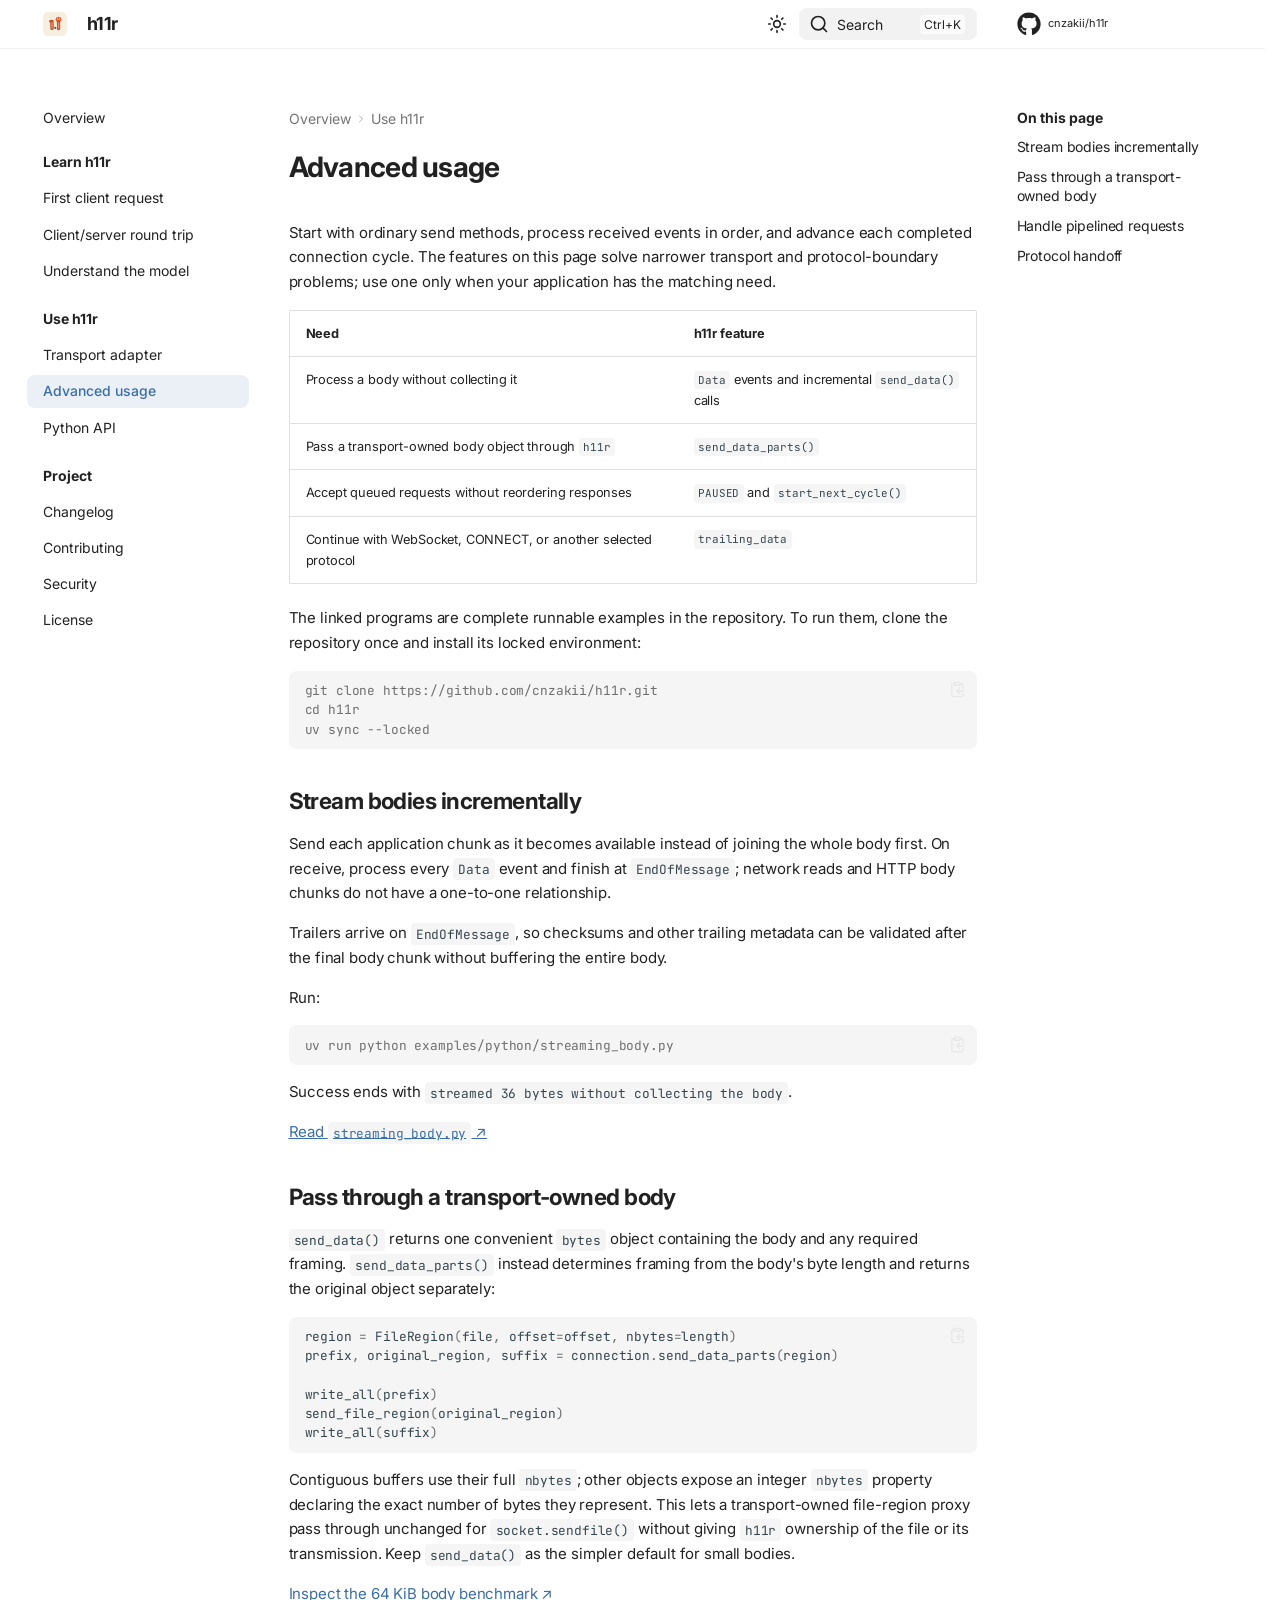
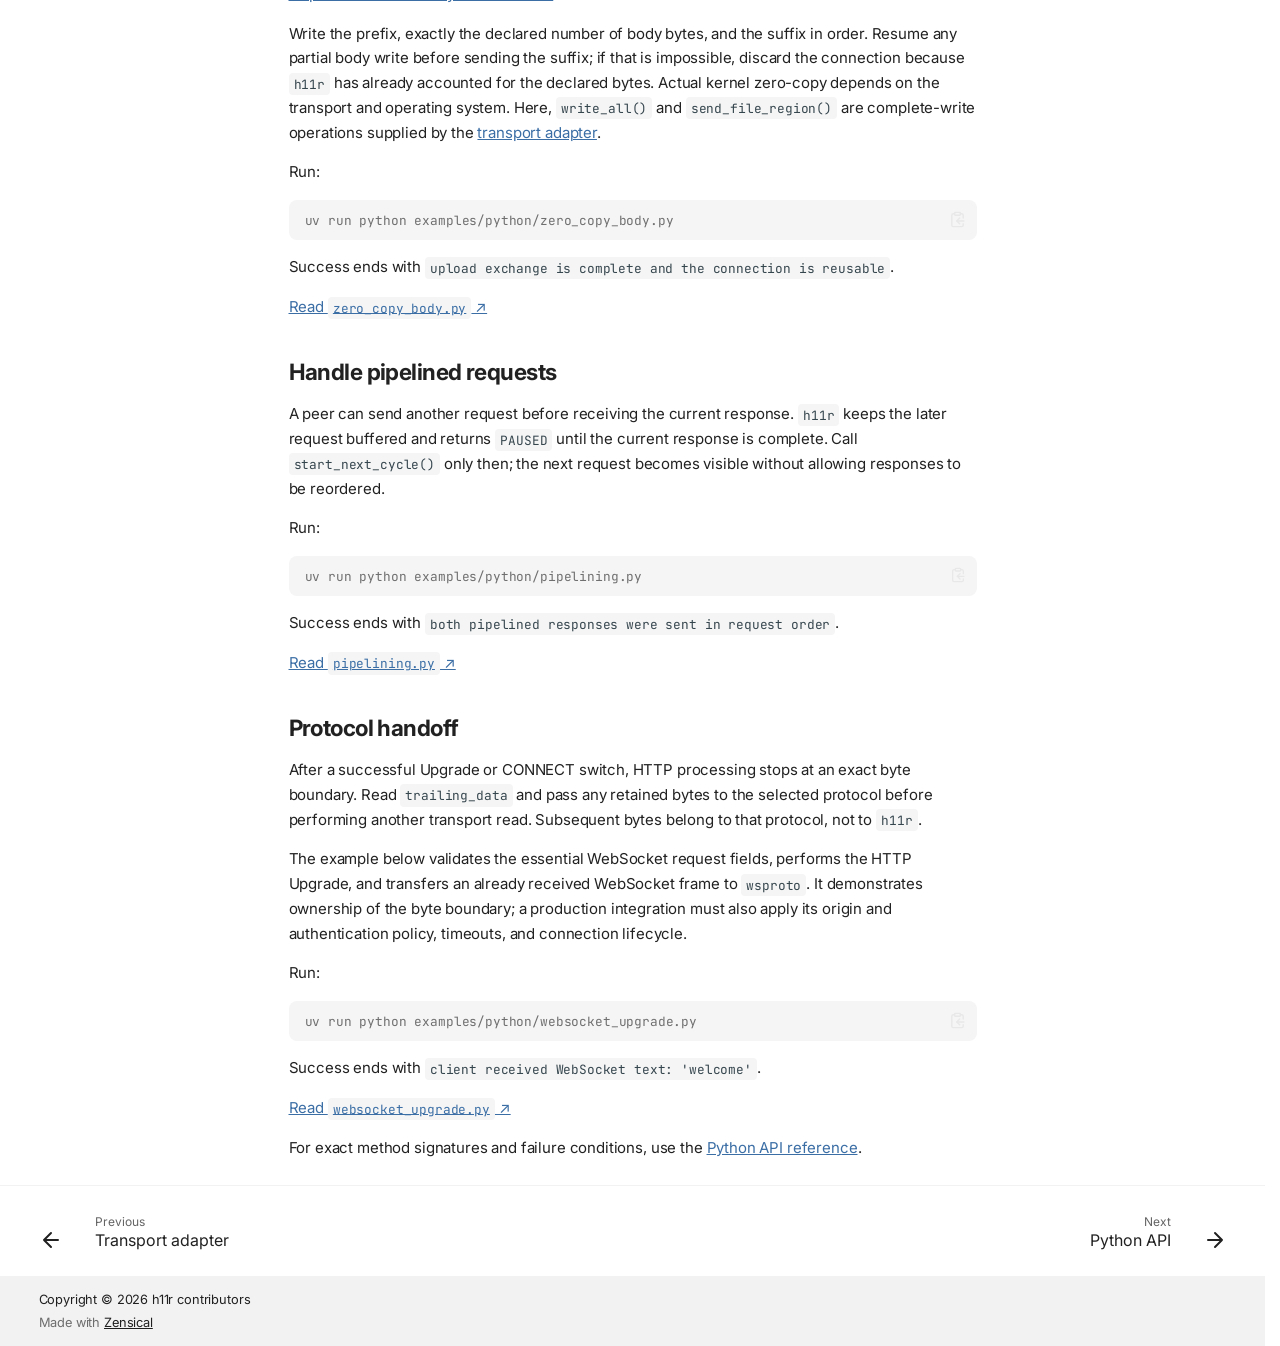
<file: dev/advanced/index.html>
<!doctype html>
<html lang="en" class="no-js">
  <head>
    
      <meta charset="utf-8">
      <meta name="viewport" content="width=device-width,initial-scale=1">
      
        <meta name="description" content="Use h11r for streaming bodies, passthrough writes, pipelining, and protocol handoff.">
      
      
        <meta name="author" content="h11r contributors">
      
      
        <link rel="canonical" href="https://cnzakii.github.io/h11r/dev/advanced/">
      
      
        <link rel="prev" href="../integration/">
      
      
        <link rel="next" href="../api/">
      
      
        
      
      
      <link rel="icon" href="../assets/h11r.svg">
      <meta name="generator" content="zensical-0.0.51">
    
    
      
        <title>Advanced usage - h11r</title>
      
    
    
      
        
      
      <link rel="stylesheet" href="../assets/stylesheets/modern/main.62c9b9cc.min.css">
      
        
          
        
        <link rel="stylesheet" href="../assets/stylesheets/modern/palette.dfe2e883.min.css">
      
      


    
    
      
    
    
      
        
        
        <link rel="preconnect" href="https://fonts.gstatic.com" crossorigin>
        <link rel="stylesheet" href="https://fonts.googleapis.com/css?family=Inter:300,300i,400,400i,500,500i,700,700i%7CJetBrains+Mono:400,400i,700,700i&amp;display=fallback">
        <style>:root{--md-text-font:"Inter";--md-code-font:"JetBrains Mono"}</style>
      
    
    
      <link rel="stylesheet" href="../stylesheets/extra.css">
    
    <script>__md_scope=new URL("..",location),__md_scope.pathname.endsWith("/")||(__md_scope=new URL(__md_scope.pathname+"/",location)),__md_hash=e=>[...e].reduce(((e,t)=>(e<<5)-e+t.charCodeAt(0)),0),__md_get=(e,t=localStorage,_=__md_scope)=>JSON.parse(t.getItem(_.pathname+"."+e)),__md_set=(e,t,_=localStorage,a=__md_scope)=>{try{_.setItem(a.pathname+"."+e,JSON.stringify(t))}catch(e){}},document.documentElement.setAttribute("data-platform",navigator.platform)</script>
    
      

    
    
  </head>
  
  
    
    
      
    
    
    
    
    <body dir="ltr" data-md-color-scheme="default" data-md-color-primary="indigo" data-md-color-accent="indigo">
  
    
    <input class="md-toggle" data-md-toggle="drawer" type="checkbox" id="__drawer" autocomplete="off">
    <input class="md-toggle" data-md-toggle="search" type="checkbox" id="__search" autocomplete="off">
    <label class="md-overlay" for="__drawer" aria-label="Navigation"></label>
    <div data-md-component="skip">
      
        
        <a href="#advanced-usage" class="md-skip">
          Skip to content
        </a>
      
    </div>
    <div data-md-component="announce">
      
    </div>
    
      <div data-md-color-scheme="default" data-md-component="outdated" hidden>
        
          <aside class="md-banner md-banner--warning">
            <div class="md-banner__inner md-grid md-typeset">
              
  <div class="version-notice">
    <strong>Not the latest stable documentation</strong>
    <span>This version may differ from the package installed from PyPI.</span>
    <a href="../..">View latest stable</a>
  </div>

            </div>
            <script>var el=document.querySelector("[data-md-component=outdated]"),base=new URL("..",location),outdated=__md_get("__outdated",sessionStorage,base);!0===outdated&&el&&(el.hidden=!1)</script>
          </aside>
        
      </div>
    
    
      

  

<header class="md-header md-header--shadow" data-md-component="header">
  <nav class="md-header__inner md-grid" aria-label="Header">
    <a href="./.." title="h11r" class="md-header__button md-logo" aria-label="h11r" data-md-component="logo">
      
  <img src="../assets/h11r.svg" alt="h11r">

    </a>
    <label class="md-header__button md-icon" for="__drawer" aria-label="Navigation">
      
      <svg xmlns="http://www.w3.org/2000/svg" fill="none" stroke="currentColor" stroke-linecap="round" stroke-linejoin="round" stroke-width="2" class="lucide lucide-menu" viewBox="0 0 24 24"><path d="M4 5h16M4 12h16M4 19h16"/></svg>
    </label>
    <div class="md-header__title" data-md-component="header-title">
      <div class="md-header__ellipsis">
        <div class="md-header__topic">
          <span class="md-ellipsis">
            h11r
          </span>
        </div>
        <div class="md-header__topic" data-md-component="header-topic">
          <span class="md-ellipsis">
            
              Advanced usage
            
          </span>
        </div>
      </div>
    </div>
    
      
        <form class="md-header__option" data-md-component="palette">
  
    
    
    
    <input class="md-option" data-md-color-media="none" data-md-color-scheme="default" data-md-color-primary="indigo" data-md-color-accent="indigo"  aria-label="Switch to dark mode"  type="radio" name="__palette" id="__palette_0">
    
      <label class="md-header__button md-icon" title="Switch to dark mode" for="__palette_1" hidden>
        <svg xmlns="http://www.w3.org/2000/svg" fill="none" stroke="currentColor" stroke-linecap="round" stroke-linejoin="round" stroke-width="2" class="lucide lucide-sun" viewBox="0 0 24 24"><circle cx="12" cy="12" r="4"/><path d="M12 2v2M12 20v2M4.93 4.93l1.41 1.41M17.66 17.66l1.41 1.41M2 12h2M20 12h2M6.34 17.66l-1.41 1.41M19.07 4.93l-1.41 1.41"/></svg>
      </label>
    
  
    
    
    
    <input class="md-option" data-md-color-media="none" data-md-color-scheme="slate" data-md-color-primary="indigo" data-md-color-accent="indigo"  aria-label="Switch to light mode"  type="radio" name="__palette" id="__palette_1">
    
      <label class="md-header__button md-icon" title="Switch to light mode" for="__palette_0" hidden>
        <svg xmlns="http://www.w3.org/2000/svg" fill="none" stroke="currentColor" stroke-linecap="round" stroke-linejoin="round" stroke-width="2" class="lucide lucide-moon" viewBox="0 0 24 24"><path d="M20.985 12.486a9 9 0 1 1-9.473-9.472c.405-.022.617.46.402.803a6 6 0 0 0 8.268 8.268c.344-.215.825-.004.803.401"/></svg>
      </label>
    
  
</form>
      
    
    
      <script>var palette=__md_get("__palette");if(palette&&palette.color){if("(prefers-color-scheme)"===palette.color.media){var media=matchMedia("(prefers-color-scheme: light)"),input=document.querySelector(media.matches?"[data-md-color-media='(prefers-color-scheme: light)']":"[data-md-color-media='(prefers-color-scheme: dark)']");palette.color.media=input.getAttribute("data-md-color-media"),palette.color.scheme=input.getAttribute("data-md-color-scheme"),palette.color.primary=input.getAttribute("data-md-color-primary"),palette.color.accent=input.getAttribute("data-md-color-accent")}for(var[key,value]of Object.entries(palette.color))document.body.setAttribute("data-md-color-"+key,value)}</script>
    
    
    
      
      
        <label class="md-header__button md-icon" for="__search" aria-label="Search">
          
          <svg xmlns="http://www.w3.org/2000/svg" fill="none" stroke="currentColor" stroke-linecap="round" stroke-linejoin="round" stroke-width="2" class="lucide lucide-search" viewBox="0 0 24 24"><path d="m21 21-4.34-4.34"/><circle cx="11" cy="11" r="8"/></svg>
        </label>
        <div class="md-search" data-md-component="search" role="dialog" aria-label="Search">
  <button type="button" class="md-search__button">
    Search
  </button>
</div>
      
    
    <div class="md-header__source">
      
        <a href="https://github.com/cnzakii/h11r" title="Go to repository" class="md-source" data-md-component="source">
  <div class="md-source__icon md-icon">
    
    <svg xmlns="http://www.w3.org/2000/svg" viewBox="0 0 512 512"><!--! Font Awesome Free 7.2.0 by @fontawesome - https://fontawesome.com License - https://fontawesome.com/license/free (Icons: CC BY 4.0, Fonts: SIL OFL 1.1, Code: MIT License) Copyright 2026 Fonticons, Inc.--><path fill="currentColor" d="M173.9 397.4c0 2-2.3 3.6-5.2 3.6-3.3.3-5.6-1.3-5.6-3.6 0-2 2.3-3.6 5.2-3.6 3-.3 5.6 1.3 5.6 3.6m-31.1-4.5c-.7 2 1.3 4.3 4.3 4.9 2.6 1 5.6 0 6.2-2s-1.3-4.3-4.3-5.2c-2.6-.7-5.5.3-6.2 2.3m44.2-1.7c-2.9.7-4.9 2.6-4.6 4.9.3 2 2.9 3.3 5.9 2.6 2.9-.7 4.9-2.6 4.6-4.6-.3-1.9-3-3.2-5.9-2.9M252.8 8C114.1 8 8 113.3 8 252c0 110.9 69.8 205.8 169.5 239.2 12.8 2.3 17.3-5.6 17.3-12.1 0-6.2-.3-40.4-.3-61.4 0 0-70 15-84.7-29.8 0 0-11.4-29.1-27.8-36.6 0 0-22.9-15.7 1.6-15.4 0 0 24.9 2 38.6 25.8 21.9 38.6 58.6 27.5 72.9 20.9 2.3-16 8.8-27.1 16-33.7-55.9-6.2-112.3-14.3-112.3-110.5 0-27.5 7.6-41.3 23.6-58.9-2.6-6.5-11.1-33.3 2.6-67.9 20.9-6.5 69 27 69 27 20-5.6 41.5-8.5 62.8-8.5s42.8 2.9 62.8 8.5c0 0 48.1-33.6 69-27 13.7 34.7 5.2 61.4 2.6 67.9 16 17.7 25.8 31.5 25.8 58.9 0 96.5-58.9 104.2-114.8 110.5 9.2 7.9 17 22.9 17 46.4 0 33.7-.3 75.4-.3 83.6 0 6.5 4.6 14.4 17.3 12.1C436.2 457.8 504 362.9 504 252 504 113.3 391.5 8 252.8 8M105.2 352.9c-1.3 1-1 3.3.7 5.2 1.6 1.6 3.9 2.3 5.2 1 1.3-1 1-3.3-.7-5.2-1.6-1.6-3.9-2.3-5.2-1m-10.8-8.1c-.7 1.3.3 2.9 2.3 3.9 1.6 1 3.6.7 4.3-.7.7-1.3-.3-2.9-2.3-3.9-2-.6-3.6-.3-4.3.7m32.4 35.6c-1.6 1.3-1 4.3 1.3 6.2 2.3 2.3 5.2 2.6 6.5 1 1.3-1.3.7-4.3-1.3-6.2-2.2-2.3-5.2-2.6-6.5-1m-11.4-14.7c-1.6 1-1.6 3.6 0 5.9s4.3 3.3 5.6 2.3c1.6-1.3 1.6-3.9 0-6.2-1.4-2.3-4-3.3-5.6-2"/></svg>
  </div>
  <div class="md-source__repository">
    cnzakii/h11r
  </div>
</a>
      
    </div>
  </nav>
  
</header>
    
    <div class="md-container" data-md-component="container">
      
      
        
          
        
      
      <main class="md-main" data-md-component="main">
        <div class="md-main__inner md-grid">
          
            
              
              <div class="md-sidebar md-sidebar--primary" data-md-component="sidebar" data-md-type="navigation" >
                <div class="md-sidebar__scrollwrap">
                  <div class="md-sidebar__inner">
                    



<nav class="md-nav md-nav--primary" aria-label="Navigation" data-md-level="0">
  <label class="md-nav__title" for="__drawer">
    <a href="./.." title="h11r" class="md-nav__button md-logo" aria-label="h11r" data-md-component="logo">
      
  <img src="../assets/h11r.svg" alt="h11r">

    </a>
    h11r
  </label>
  
    <div class="md-nav__source">
      <a href="https://github.com/cnzakii/h11r" title="Go to repository" class="md-source" data-md-component="source">
  <div class="md-source__icon md-icon">
    
    <svg xmlns="http://www.w3.org/2000/svg" viewBox="0 0 512 512"><!--! Font Awesome Free 7.2.0 by @fontawesome - https://fontawesome.com License - https://fontawesome.com/license/free (Icons: CC BY 4.0, Fonts: SIL OFL 1.1, Code: MIT License) Copyright 2026 Fonticons, Inc.--><path fill="currentColor" d="M173.9 397.4c0 2-2.3 3.6-5.2 3.6-3.3.3-5.6-1.3-5.6-3.6 0-2 2.3-3.6 5.2-3.6 3-.3 5.6 1.3 5.6 3.6m-31.1-4.5c-.7 2 1.3 4.3 4.3 4.9 2.6 1 5.6 0 6.2-2s-1.3-4.3-4.3-5.2c-2.6-.7-5.5.3-6.2 2.3m44.2-1.7c-2.9.7-4.9 2.6-4.6 4.9.3 2 2.9 3.3 5.9 2.6 2.9-.7 4.9-2.6 4.6-4.6-.3-1.9-3-3.2-5.9-2.9M252.8 8C114.1 8 8 113.3 8 252c0 110.9 69.8 205.8 169.5 239.2 12.8 2.3 17.3-5.6 17.3-12.1 0-6.2-.3-40.4-.3-61.4 0 0-70 15-84.7-29.8 0 0-11.4-29.1-27.8-36.6 0 0-22.9-15.7 1.6-15.4 0 0 24.9 2 38.6 25.8 21.9 38.6 58.6 27.5 72.9 20.9 2.3-16 8.8-27.1 16-33.7-55.9-6.2-112.3-14.3-112.3-110.5 0-27.5 7.6-41.3 23.6-58.9-2.6-6.5-11.1-33.3 2.6-67.9 20.9-6.5 69 27 69 27 20-5.6 41.5-8.5 62.8-8.5s42.8 2.9 62.8 8.5c0 0 48.1-33.6 69-27 13.7 34.7 5.2 61.4 2.6 67.9 16 17.7 25.8 31.5 25.8 58.9 0 96.5-58.9 104.2-114.8 110.5 9.2 7.9 17 22.9 17 46.4 0 33.7-.3 75.4-.3 83.6 0 6.5 4.6 14.4 17.3 12.1C436.2 457.8 504 362.9 504 252 504 113.3 391.5 8 252.8 8M105.2 352.9c-1.3 1-1 3.3.7 5.2 1.6 1.6 3.9 2.3 5.2 1 1.3-1 1-3.3-.7-5.2-1.6-1.6-3.9-2.3-5.2-1m-10.8-8.1c-.7 1.3.3 2.9 2.3 3.9 1.6 1 3.6.7 4.3-.7.7-1.3-.3-2.9-2.3-3.9-2-.6-3.6-.3-4.3.7m32.4 35.6c-1.6 1.3-1 4.3 1.3 6.2 2.3 2.3 5.2 2.6 6.5 1 1.3-1.3.7-4.3-1.3-6.2-2.2-2.3-5.2-2.6-6.5-1m-11.4-14.7c-1.6 1-1.6 3.6 0 5.9s4.3 3.3 5.6 2.3c1.6-1.3 1.6-3.9 0-6.2-1.4-2.3-4-3.3-5.6-2"/></svg>
  </div>
  <div class="md-source__repository">
    cnzakii/h11r
  </div>
</a>
    </div>
  
  <ul class="md-nav__list" data-md-scrollfix>
    
      
      
  
  
  
  
    <li class="md-nav__item">
      <a href="./.." class="md-nav__link">
        
  
  
  <span class="md-ellipsis">
    
  
  Overview

    
  </span>
  
  

      </a>
    </li>
  

    
      
      
  
  
  
  
    
    
    
    
      
        
        
      
    
    
    <li class="md-nav__item md-nav__item--section md-nav__item--nested">
      
        
        
        <input class="md-nav__toggle md-toggle " type="checkbox" id="__nav_2" >
        
          
          <label class="md-nav__link" for="__nav_2" id="__nav_2_label" tabindex="">
            
  
  
  <span class="md-ellipsis">
    
  
  Learn h11r

    
  </span>
  
  

            <span class="md-nav__icon md-icon"></span>
          </label>
        
        <nav class="md-nav" data-md-level="1" aria-labelledby="__nav_2_label" aria-expanded="false">
          <label class="md-nav__title" for="__nav_2">
            <span class="md-nav__icon md-icon"></span>
            
  
  Learn h11r

          </label>
          <ul class="md-nav__list" data-md-scrollfix>
            
              
                
  
  
  
  
    <li class="md-nav__item">
      <a href="../getting-started/" class="md-nav__link">
        
  
  
  <span class="md-ellipsis">
    
  
  First client request

    
  </span>
  
  

      </a>
    </li>
  

              
            
              
                
  
  
  
  
    <li class="md-nav__item">
      <a href="../round-trip/" class="md-nav__link">
        
  
  
  <span class="md-ellipsis">
    
  
  Client/server round trip

    
  </span>
  
  

      </a>
    </li>
  

              
            
              
                
  
  
  
  
    <li class="md-nav__item">
      <a href="../concepts/" class="md-nav__link">
        
  
  
  <span class="md-ellipsis">
    
  
  Understand the model

    
  </span>
  
  

      </a>
    </li>
  

              
            
          </ul>
        </nav>
      
    </li>
  

    
      
      
  
  
    
  
  
  
    
    
    
    
      
        
        
      
    
    
    <li class="md-nav__item md-nav__item--active md-nav__item--section md-nav__item--nested">
      
        
        
        <input class="md-nav__toggle md-toggle " type="checkbox" id="__nav_3" checked>
        
          
          <label class="md-nav__link" for="__nav_3" id="__nav_3_label" tabindex="">
            
  
  
  <span class="md-ellipsis">
    
  
  Use h11r

    
  </span>
  
  

            <span class="md-nav__icon md-icon"></span>
          </label>
        
        <nav class="md-nav" data-md-level="1" aria-labelledby="__nav_3_label" aria-expanded="true">
          <label class="md-nav__title" for="__nav_3">
            <span class="md-nav__icon md-icon"></span>
            
  
  Use h11r

          </label>
          <ul class="md-nav__list" data-md-scrollfix>
            
              
                
  
  
  
  
    <li class="md-nav__item">
      <a href="../integration/" class="md-nav__link">
        
  
  
  <span class="md-ellipsis">
    
  
  Transport adapter

    
  </span>
  
  

      </a>
    </li>
  

              
            
              
                
  
  
    
  
  
  
    <li class="md-nav__item md-nav__item--active">
      
      
      
      
        
      
      
        <label class="md-nav__link md-nav__link--active" for="__toc">
          
  
  
  <span class="md-ellipsis">
    
  
  Advanced usage

    
  </span>
  
  

          <span class="md-nav__icon md-icon"></span>
        </label>
      
      <a href="././" class="md-nav__link md-nav__link--active">
        
  
  
  <span class="md-ellipsis">
    
  
  Advanced usage

    
  </span>
  
  

      </a>
      
        


<nav class="md-nav md-nav--secondary" aria-label="On this page">
  
  
  
    
  
  
    <label class="md-nav__title" for="__toc">
      <span class="md-nav__icon md-icon"></span>
      On this page
    </label>
    <ul class="md-nav__list" data-md-component="toc" data-md-scrollfix>
      
        <li class="md-nav__item">
  <a href="#stream-bodies-incrementally" class="md-nav__link">
    <span class="md-ellipsis">
      <span class="md-typeset">
        Stream bodies incrementally
      </span>
    </span>
  </a>
  
</li>
      
        <li class="md-nav__item">
  <a href="#pass-through-a-transport-owned-body" class="md-nav__link">
    <span class="md-ellipsis">
      <span class="md-typeset">
        Pass through a transport-owned body
      </span>
    </span>
  </a>
  
</li>
      
        <li class="md-nav__item">
  <a href="#handle-pipelined-requests" class="md-nav__link">
    <span class="md-ellipsis">
      <span class="md-typeset">
        Handle pipelined requests
      </span>
    </span>
  </a>
  
</li>
      
        <li class="md-nav__item">
  <a href="#protocol-handoff" class="md-nav__link">
    <span class="md-ellipsis">
      <span class="md-typeset">
        Protocol handoff
      </span>
    </span>
  </a>
  
</li>
      
    </ul>
  
</nav>
      
    </li>
  

              
            
              
                
  
  
  
  
    <li class="md-nav__item">
      <a href="../api/" class="md-nav__link">
        
  
  
  <span class="md-ellipsis">
    
  
  Python API

    
  </span>
  
  

      </a>
    </li>
  

              
            
          </ul>
        </nav>
      
    </li>
  

    
      
      
  
  
  
  
    
    
    
    
      
        
        
      
    
    
    <li class="md-nav__item md-nav__item--section md-nav__item--nested">
      
        
        
        <input class="md-nav__toggle md-toggle " type="checkbox" id="__nav_4" >
        
          
          <label class="md-nav__link" for="__nav_4" id="__nav_4_label" tabindex="">
            
  
  
  <span class="md-ellipsis">
    
  
  Project

    
  </span>
  
  

            <span class="md-nav__icon md-icon"></span>
          </label>
        
        <nav class="md-nav" data-md-level="1" aria-labelledby="__nav_4_label" aria-expanded="false">
          <label class="md-nav__title" for="__nav_4">
            <span class="md-nav__icon md-icon"></span>
            
  
  Project

          </label>
          <ul class="md-nav__list" data-md-scrollfix>
            
              
                
  
  
  
  
    <li class="md-nav__item">
      <a href="../changelog/" class="md-nav__link">
        
  
  
  <span class="md-ellipsis">
    
  
  Changelog

    
  </span>
  
  

      </a>
    </li>
  

              
            
              
                
  
  
  
  
    <li class="md-nav__item">
      <a href="../contributing/" class="md-nav__link">
        
  
  
  <span class="md-ellipsis">
    
  
  Contributing

    
  </span>
  
  

      </a>
    </li>
  

              
            
              
                
  
  
  
  
    <li class="md-nav__item">
      <a href="../security/" class="md-nav__link">
        
  
  
  <span class="md-ellipsis">
    
  
  Security

    
  </span>
  
  

      </a>
    </li>
  

              
            
              
                
  
  
  
  
    <li class="md-nav__item">
      <a href="../license/" class="md-nav__link">
        
  
  
  <span class="md-ellipsis">
    
  
  License

    
  </span>
  
  

      </a>
    </li>
  

              
            
          </ul>
        </nav>
      
    </li>
  

    
  </ul>
</nav>
                  </div>
                </div>
              </div>
            
            
              
              <div class="md-sidebar md-sidebar--secondary" data-md-component="sidebar" data-md-type="toc" >
                <div class="md-sidebar__scrollwrap">
                  
                    
                    
                    
                      
                    
                    
                      <input class="md-nav__toggle md-toggle" type="checkbox" id="__toc">
                      <div class="md-sidebar-button__wrapper">
                        <label class="md-sidebar-button" for="__toc"></label>
                      </div>
                    
                  
                  <div class="md-sidebar__inner">
                    


<nav class="md-nav md-nav--secondary" aria-label="On this page">
  
  
  
    
  
  
    <label class="md-nav__title" for="__toc">
      <span class="md-nav__icon md-icon"></span>
      On this page
    </label>
    <ul class="md-nav__list" data-md-component="toc" data-md-scrollfix>
      
        <li class="md-nav__item">
  <a href="#stream-bodies-incrementally" class="md-nav__link">
    <span class="md-ellipsis">
      <span class="md-typeset">
        Stream bodies incrementally
      </span>
    </span>
  </a>
  
</li>
      
        <li class="md-nav__item">
  <a href="#pass-through-a-transport-owned-body" class="md-nav__link">
    <span class="md-ellipsis">
      <span class="md-typeset">
        Pass through a transport-owned body
      </span>
    </span>
  </a>
  
</li>
      
        <li class="md-nav__item">
  <a href="#handle-pipelined-requests" class="md-nav__link">
    <span class="md-ellipsis">
      <span class="md-typeset">
        Handle pipelined requests
      </span>
    </span>
  </a>
  
</li>
      
        <li class="md-nav__item">
  <a href="#protocol-handoff" class="md-nav__link">
    <span class="md-ellipsis">
      <span class="md-typeset">
        Protocol handoff
      </span>
    </span>
  </a>
  
</li>
      
    </ul>
  
</nav>
                  </div>
                </div>
              </div>
            
          
          
            <div class="md-content" data-md-component="content">
              
                



  


  <nav class="md-path" aria-label="Navigation" >
    <ol class="md-path__list">
      
        
  
  
    <li class="md-path__item">
      <a href="./.." class="md-path__link">
        
  
  <span class="md-ellipsis">
    Overview
  </span>

      </a>
    </li>
  

      
      
        
  
  
    
    
    
    
    
      <li class="md-path__item">
        <a href="../integration/" class="md-path__link">
          
  
  <span class="md-ellipsis">
    Use h11r
  </span>

        </a>
      </li>
    
  

      
    </ol>
  </nav>

              
              <article class="md-content__inner md-typeset">
                
                  
  
  


<h1 id="advanced-usage">Advanced usage<a class="headerlink" href="#advanced-usage" title="Permanent link">&para;</a></h1>
<p>Start with ordinary send methods, process received events in order, and advance
each completed connection cycle. The features on this page solve narrower
transport and protocol-boundary problems; use one only when your application
has the matching need.</p>
<table>
<thead>
<tr>
<th>Need</th>
<th>h11r feature</th>
</tr>
</thead>
<tbody>
<tr>
<td>Process a body without collecting it</td>
<td><code>Data</code> events and incremental <code>send_data()</code> calls</td>
</tr>
<tr>
<td>Pass a transport-owned body object through <code>h11r</code></td>
<td><code>send_data_parts()</code></td>
</tr>
<tr>
<td>Accept queued requests without reordering responses</td>
<td><code>PAUSED</code> and <code>start_next_cycle()</code></td>
</tr>
<tr>
<td>Continue with WebSocket, CONNECT, or another selected protocol</td>
<td><code>trailing_data</code></td>
</tr>
</tbody>
</table>
<p>The linked programs are complete runnable examples in the repository. To run
them, clone the repository once and install its locked environment:</p>
<div class="language-console highlight"><pre><span></span><code><span id="__span-0-1"><a id="__codelineno-0-1" name="__codelineno-0-1" href="#__codelineno-0-1"></a><span class="go">git clone https://github.com/cnzakii/h11r.git</span>
</span><span id="__span-0-2"><a id="__codelineno-0-2" name="__codelineno-0-2" href="#__codelineno-0-2"></a><span class="go">cd h11r</span>
</span><span id="__span-0-3"><a id="__codelineno-0-3" name="__codelineno-0-3" href="#__codelineno-0-3"></a><span class="go">uv sync --locked</span>
</span></code></pre></div>
<h2 id="stream-bodies-incrementally">Stream bodies incrementally<a class="headerlink" href="#stream-bodies-incrementally" title="Permanent link">&para;</a></h2>
<p>Send each application chunk as it becomes available instead of joining the
whole body first. On receive, process every <code>Data</code> event and finish at
<code>EndOfMessage</code>; network reads and HTTP body chunks do not have a one-to-one
relationship.</p>
<p>Trailers arrive on <code>EndOfMessage</code>, so checksums and other trailing metadata can
be validated after the final body chunk without buffering the entire body.</p>
<p>Run:</p>
<div class="language-console highlight"><pre><span></span><code><span id="__span-1-1"><a id="__codelineno-1-1" name="__codelineno-1-1" href="#__codelineno-1-1"></a><span class="go">uv run python examples/python/streaming_body.py</span>
</span></code></pre></div>
<p>Success ends with <code>streamed 36 bytes without collecting the body</code>.</p>
<p><a href="https://github.com/cnzakii/h11r/blob/ea09967982f99fa1370c485a2f9184f328a2d6be/examples/python/streaming_body.py">Read <code>streaming_body.py</code> ↗</a></p>
<h2 id="pass-through-a-transport-owned-body">Pass through a transport-owned body<a class="headerlink" href="#pass-through-a-transport-owned-body" title="Permanent link">&para;</a></h2>
<p><code>send_data()</code> returns one convenient <code>bytes</code> object containing the body and any
required framing. <code>send_data_parts()</code> instead determines framing from the
body's byte length and returns the original object separately:</p>
<div class="language-python highlight"><pre><span></span><code><span id="__span-2-1"><a id="__codelineno-2-1" name="__codelineno-2-1" href="#__codelineno-2-1"></a><span class="n">region</span> <span class="o">=</span> <span class="n">FileRegion</span><span class="p">(</span><span class="n">file</span><span class="p">,</span> <span class="n">offset</span><span class="o">=</span><span class="n">offset</span><span class="p">,</span> <span class="n">nbytes</span><span class="o">=</span><span class="n">length</span><span class="p">)</span>
</span><span id="__span-2-2"><a id="__codelineno-2-2" name="__codelineno-2-2" href="#__codelineno-2-2"></a><span class="n">prefix</span><span class="p">,</span> <span class="n">original_region</span><span class="p">,</span> <span class="n">suffix</span> <span class="o">=</span> <span class="n">connection</span><span class="o">.</span><span class="n">send_data_parts</span><span class="p">(</span><span class="n">region</span><span class="p">)</span>
</span><span id="__span-2-3"><a id="__codelineno-2-3" name="__codelineno-2-3" href="#__codelineno-2-3"></a>
</span><span id="__span-2-4"><a id="__codelineno-2-4" name="__codelineno-2-4" href="#__codelineno-2-4"></a><span class="n">write_all</span><span class="p">(</span><span class="n">prefix</span><span class="p">)</span>
</span><span id="__span-2-5"><a id="__codelineno-2-5" name="__codelineno-2-5" href="#__codelineno-2-5"></a><span class="n">send_file_region</span><span class="p">(</span><span class="n">original_region</span><span class="p">)</span>
</span><span id="__span-2-6"><a id="__codelineno-2-6" name="__codelineno-2-6" href="#__codelineno-2-6"></a><span class="n">write_all</span><span class="p">(</span><span class="n">suffix</span><span class="p">)</span>
</span></code></pre></div>
<p>Contiguous buffers use their full <code>nbytes</code>; other objects expose an integer
<code>nbytes</code> property declaring the exact number of bytes they represent. This
lets a transport-owned file-region proxy pass through unchanged for
<code>socket.sendfile()</code> without giving <code>h11r</code> ownership of the file or its
transmission. Keep <code>send_data()</code> as the simpler default for small bodies.</p>
<p><a href="https://github.com/cnzakii/h11r/blob/ea09967982f99fa1370c485a2f9184f328a2d6be/crates/h11r/benches/h11r.rs">Inspect the 64 KiB body benchmark ↗</a></p>
<p>Write the prefix, exactly the declared number of body bytes, and the suffix in
order. Resume any partial body write before sending the suffix; if that is
impossible, discard the connection because <code>h11r</code> has already accounted for
the declared bytes. Actual kernel zero-copy depends on the transport and
operating system. Here, <code>write_all()</code> and <code>send_file_region()</code> are
complete-write operations supplied by the
<a href="../integration/#write-to-the-transport">transport adapter</a>.</p>
<p>Run:</p>
<div class="language-console highlight"><pre><span></span><code><span id="__span-3-1"><a id="__codelineno-3-1" name="__codelineno-3-1" href="#__codelineno-3-1"></a><span class="go">uv run python examples/python/zero_copy_body.py</span>
</span></code></pre></div>
<p>Success ends with <code>upload exchange is complete and the connection is reusable</code>.</p>
<p><a href="https://github.com/cnzakii/h11r/blob/ea09967982f99fa1370c485a2f9184f328a2d6be/examples/python/zero_copy_body.py">Read <code>zero_copy_body.py</code> ↗</a></p>
<h2 id="handle-pipelined-requests">Handle pipelined requests<a class="headerlink" href="#handle-pipelined-requests" title="Permanent link">&para;</a></h2>
<p>A peer can send another request before receiving the current response. <code>h11r</code>
keeps the later request buffered and returns <code>PAUSED</code> until the current
response is complete. Call <code>start_next_cycle()</code> only then; the next request
becomes visible without allowing responses to be reordered.</p>
<p>Run:</p>
<div class="language-console highlight"><pre><span></span><code><span id="__span-4-1"><a id="__codelineno-4-1" name="__codelineno-4-1" href="#__codelineno-4-1"></a><span class="go">uv run python examples/python/pipelining.py</span>
</span></code></pre></div>
<p>Success ends with <code>both pipelined responses were sent in request order</code>.</p>
<p><a href="https://github.com/cnzakii/h11r/blob/ea09967982f99fa1370c485a2f9184f328a2d6be/examples/python/pipelining.py">Read <code>pipelining.py</code> ↗</a></p>
<h2 id="protocol-handoff">Protocol handoff<a class="headerlink" href="#protocol-handoff" title="Permanent link">&para;</a></h2>
<p>After a successful Upgrade or CONNECT switch, HTTP processing stops at an
exact byte boundary. Read <code>trailing_data</code> and pass any retained bytes to the
selected protocol before performing another transport read. Subsequent bytes
belong to that protocol, not to <code>h11r</code>.</p>
<p>The example below validates the essential WebSocket request fields, performs
the HTTP Upgrade, and transfers an already received WebSocket frame to
<code>wsproto</code>. It demonstrates ownership of the byte boundary; a production
integration must also apply its origin and authentication policy, timeouts,
and connection lifecycle.</p>
<p>Run:</p>
<div class="language-console highlight"><pre><span></span><code><span id="__span-5-1"><a id="__codelineno-5-1" name="__codelineno-5-1" href="#__codelineno-5-1"></a><span class="go">uv run python examples/python/websocket_upgrade.py</span>
</span></code></pre></div>
<p>Success ends with <code>client received WebSocket text: 'welcome'</code>.</p>
<p><a href="https://github.com/cnzakii/h11r/blob/ea09967982f99fa1370c485a2f9184f328a2d6be/examples/python/websocket_upgrade.py">Read <code>websocket_upgrade.py</code> ↗</a></p>
<p>For exact method signatures and failure conditions, use the
<a href="../api/">Python API reference</a>.</p>









  
  






                
              </article>
            </div>
          
          
<script>var target=document.getElementById(location.hash.slice(1));target&&target.name&&(target.checked=target.name.startsWith("__tabbed_"))</script>
        </div>
        
          <button type="button" class="md-top md-icon" data-md-component="top" hidden>
  
  <svg xmlns="http://www.w3.org/2000/svg" fill="none" stroke="currentColor" stroke-linecap="round" stroke-linejoin="round" stroke-width="2" class="lucide lucide-circle-arrow-up" viewBox="0 0 24 24"><circle cx="12" cy="12" r="10"/><path d="m16 12-4-4-4 4M12 16V8"/></svg>
  Back to top
</button>
        
      </main>
      
        <footer class="md-footer">
  
    
      
      <nav class="md-footer__inner md-grid" aria-label="Footer" >
        
          
          <a href="../integration/" class="md-footer__link md-footer__link--prev" aria-label="Previous: Transport adapter">
            <div class="md-footer__button md-icon">
              
              <svg xmlns="http://www.w3.org/2000/svg" fill="none" stroke="currentColor" stroke-linecap="round" stroke-linejoin="round" stroke-width="2" class="lucide lucide-arrow-left" viewBox="0 0 24 24"><path d="m12 19-7-7 7-7M19 12H5"/></svg>
            </div>
            <div class="md-footer__title">
              <span class="md-footer__direction">
                Previous
              </span>
              <div class="md-ellipsis">
                Transport adapter
              </div>
            </div>
          </a>
        
        
          
          <a href="../api/" class="md-footer__link md-footer__link--next" aria-label="Next: Python API">
            <div class="md-footer__title">
              <span class="md-footer__direction">
                Next
              </span>
              <div class="md-ellipsis">
                Python API
              </div>
            </div>
            <div class="md-footer__button md-icon">
              
              <svg xmlns="http://www.w3.org/2000/svg" fill="none" stroke="currentColor" stroke-linecap="round" stroke-linejoin="round" stroke-width="2" class="lucide lucide-arrow-right" viewBox="0 0 24 24"><path d="M5 12h14M12 5l7 7-7 7"/></svg>
            </div>
          </a>
        
      </nav>
    
  
  <div class="md-footer-meta md-typeset">
    <div class="md-footer-meta__inner md-grid">
      <div class="md-copyright">
  
    <div class="md-copyright__highlight">
      Copyright &copy; 2026 h11r contributors
    </div>
  
  
    Made with
    <a href="https://zensical.org/" target="_blank" rel="noopener">
      Zensical
    </a>
  
</div>
      
    </div>
  </div>
</footer>
      
    </div>
    <div class="md-dialog" data-md-component="dialog">
      <div class="md-dialog__inner md-typeset"></div>
    </div>
    
      <div class="md-progress" data-md-component="progress" role="progressbar"></div>
    
    
    
      
      
      <script id="__config" type="application/json">{"annotate":null,"base":"..","features":["content.code.copy","navigation.footer","navigation.instant","navigation.instant.progress","navigation.path","navigation.sections","navigation.top","navigation.tracking","search.highlight","toc.follow"],"search":"../assets/javascripts/workers/search.b6b7e04f.min.js","tags":null,"translations":{"clipboard.copied":"Copied to clipboard","clipboard.copy":"Copy to clipboard","search.result.more.one":"1 more on this page","search.result.more.other":"# more on this page","search.result.none":"No matching documents","search.result.one":"1 matching document","search.result.other":"# matching documents","search.result.placeholder":"Type to start searching","search.result.term.missing":"Missing","select.version":"Select version"},"version":{"alias":true,"default":"latest","provider":"mike"}}</script>
    
    
      <script src="../assets/javascripts/bundle.d7f30b55.min.js"></script>
      
    
  </body>
</html>
</file>
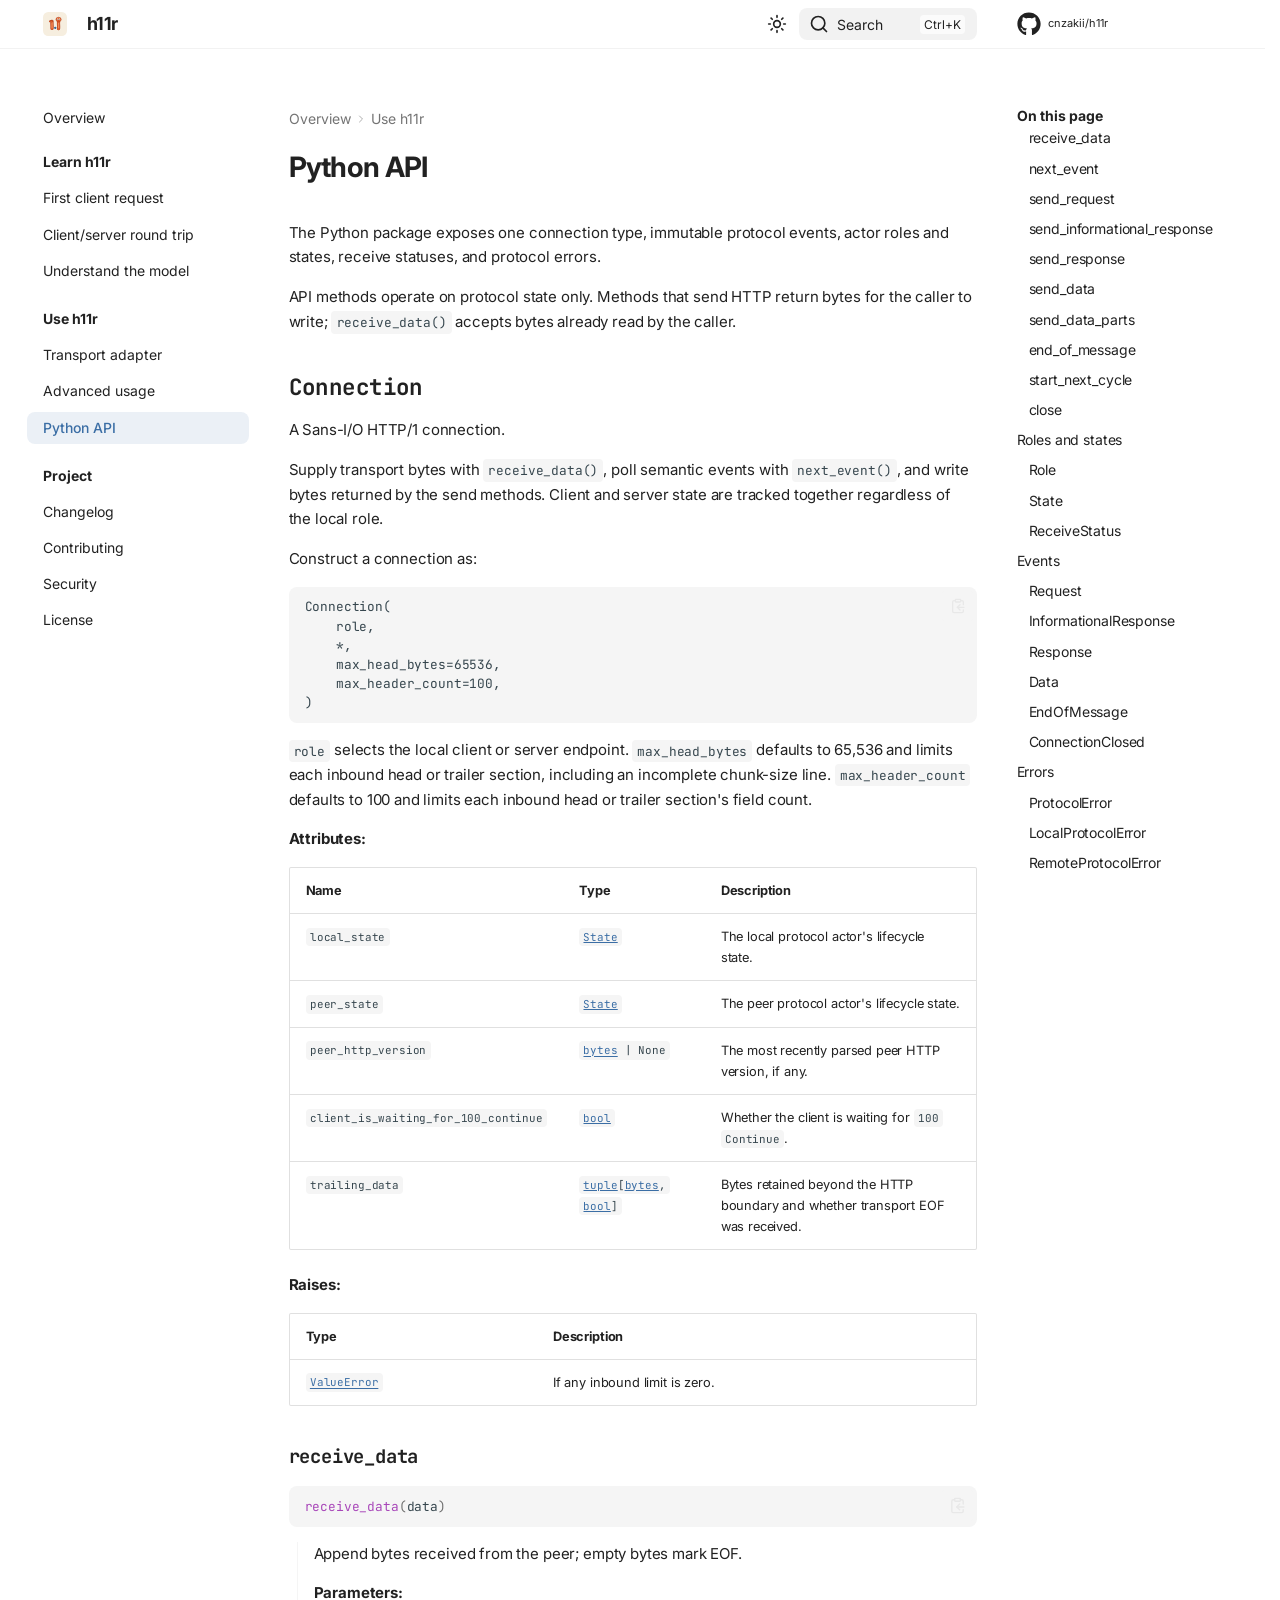
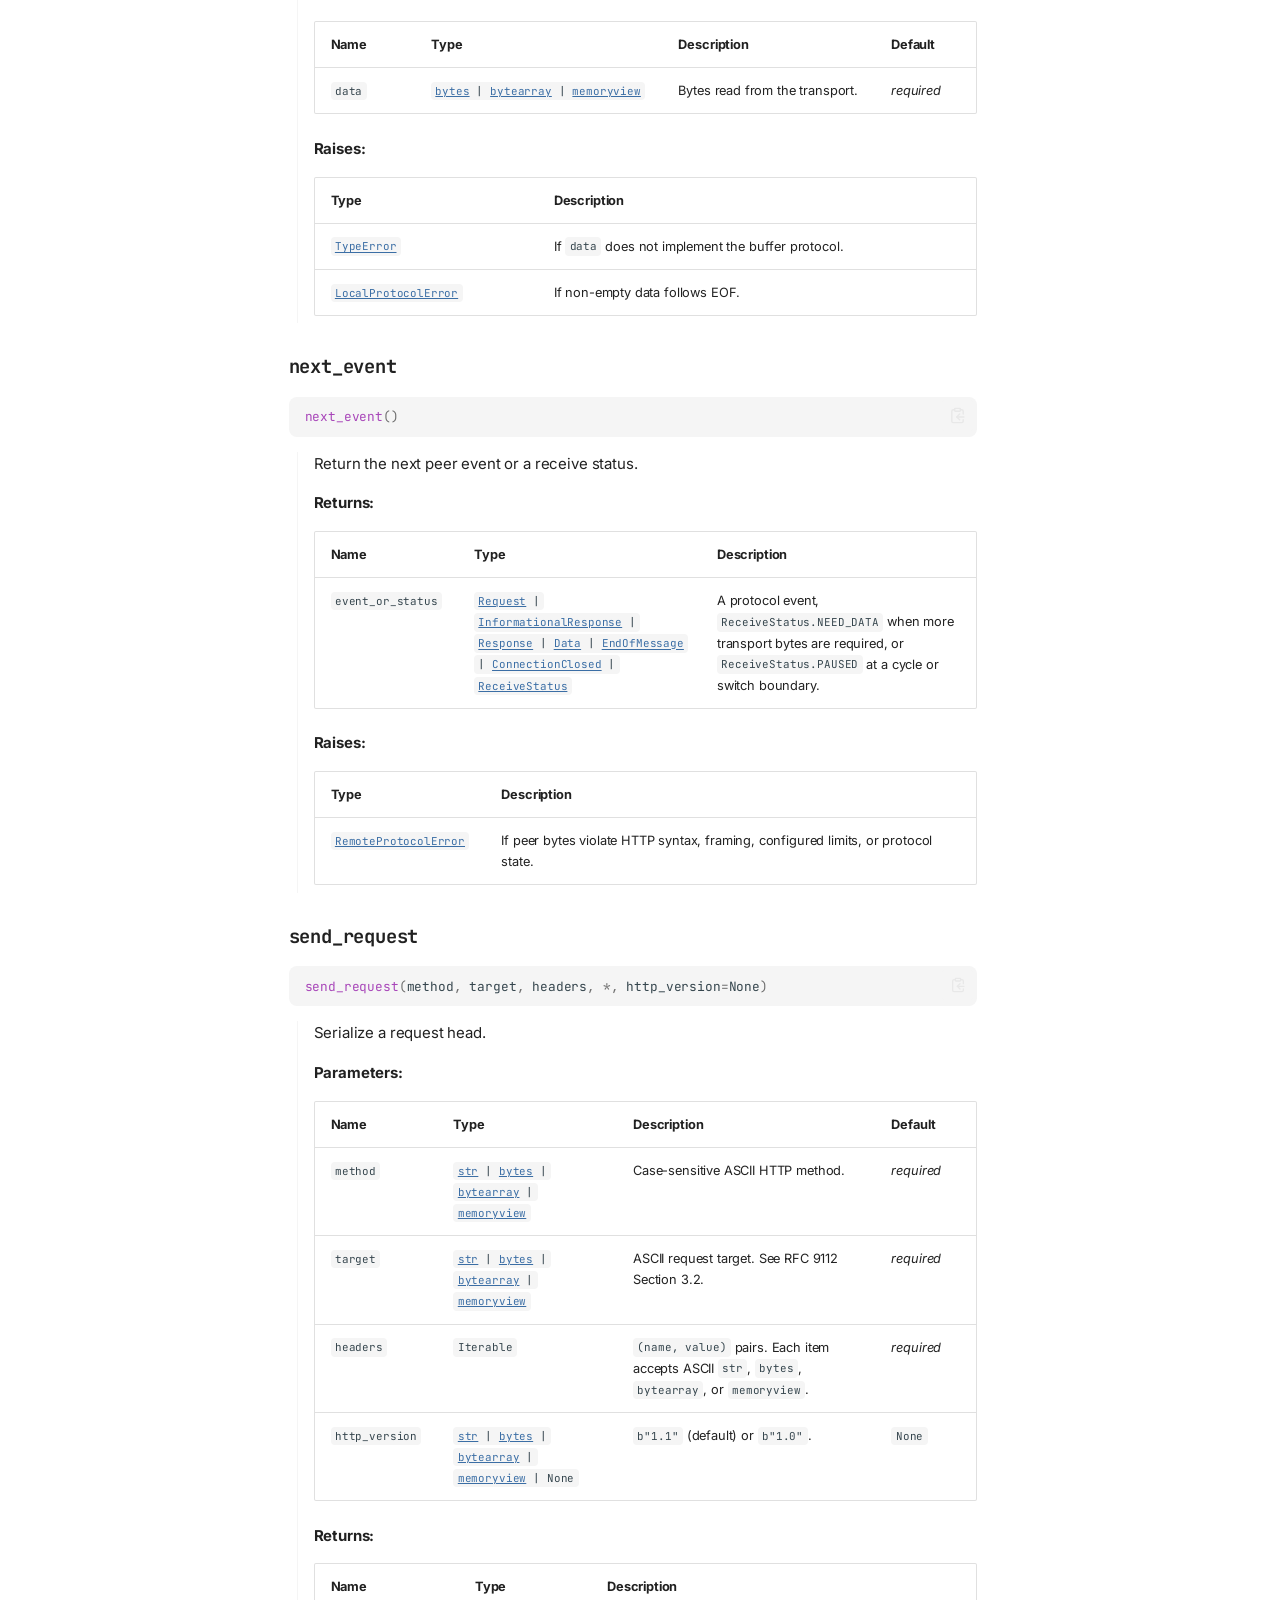
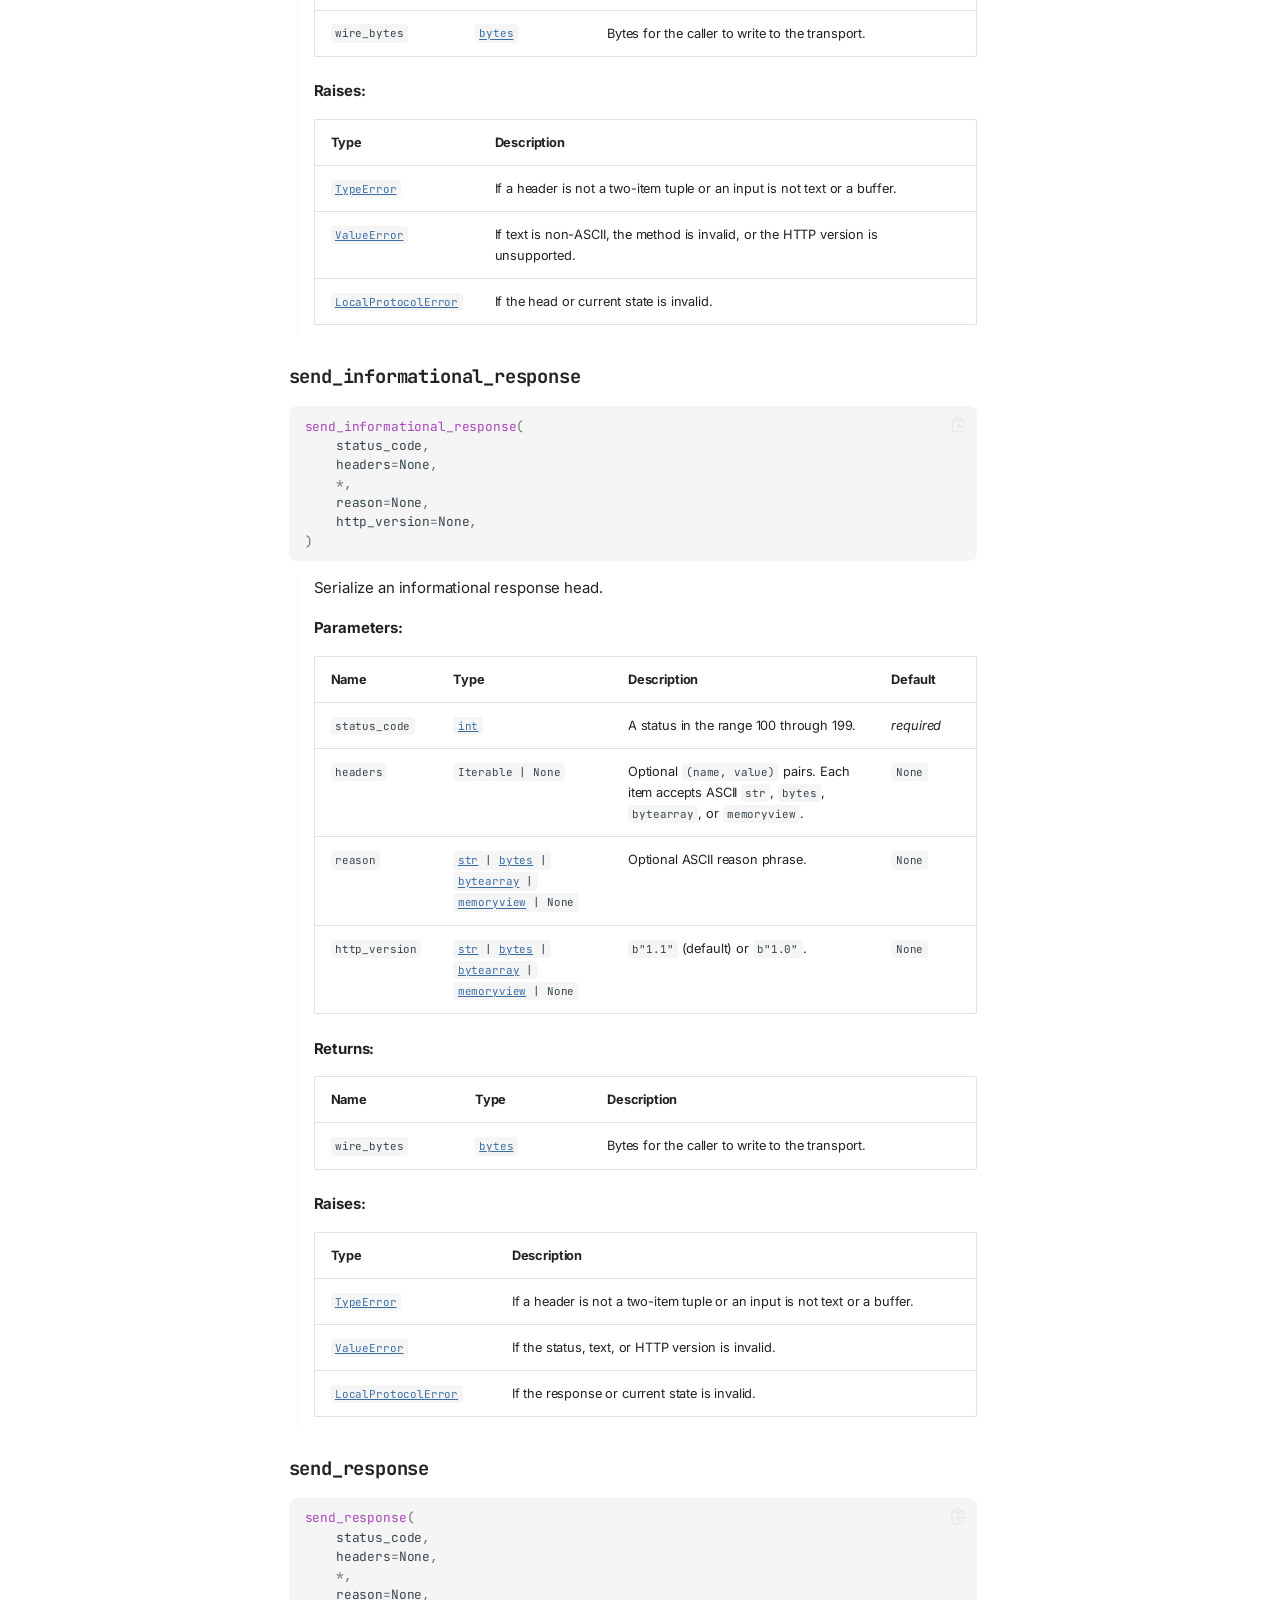
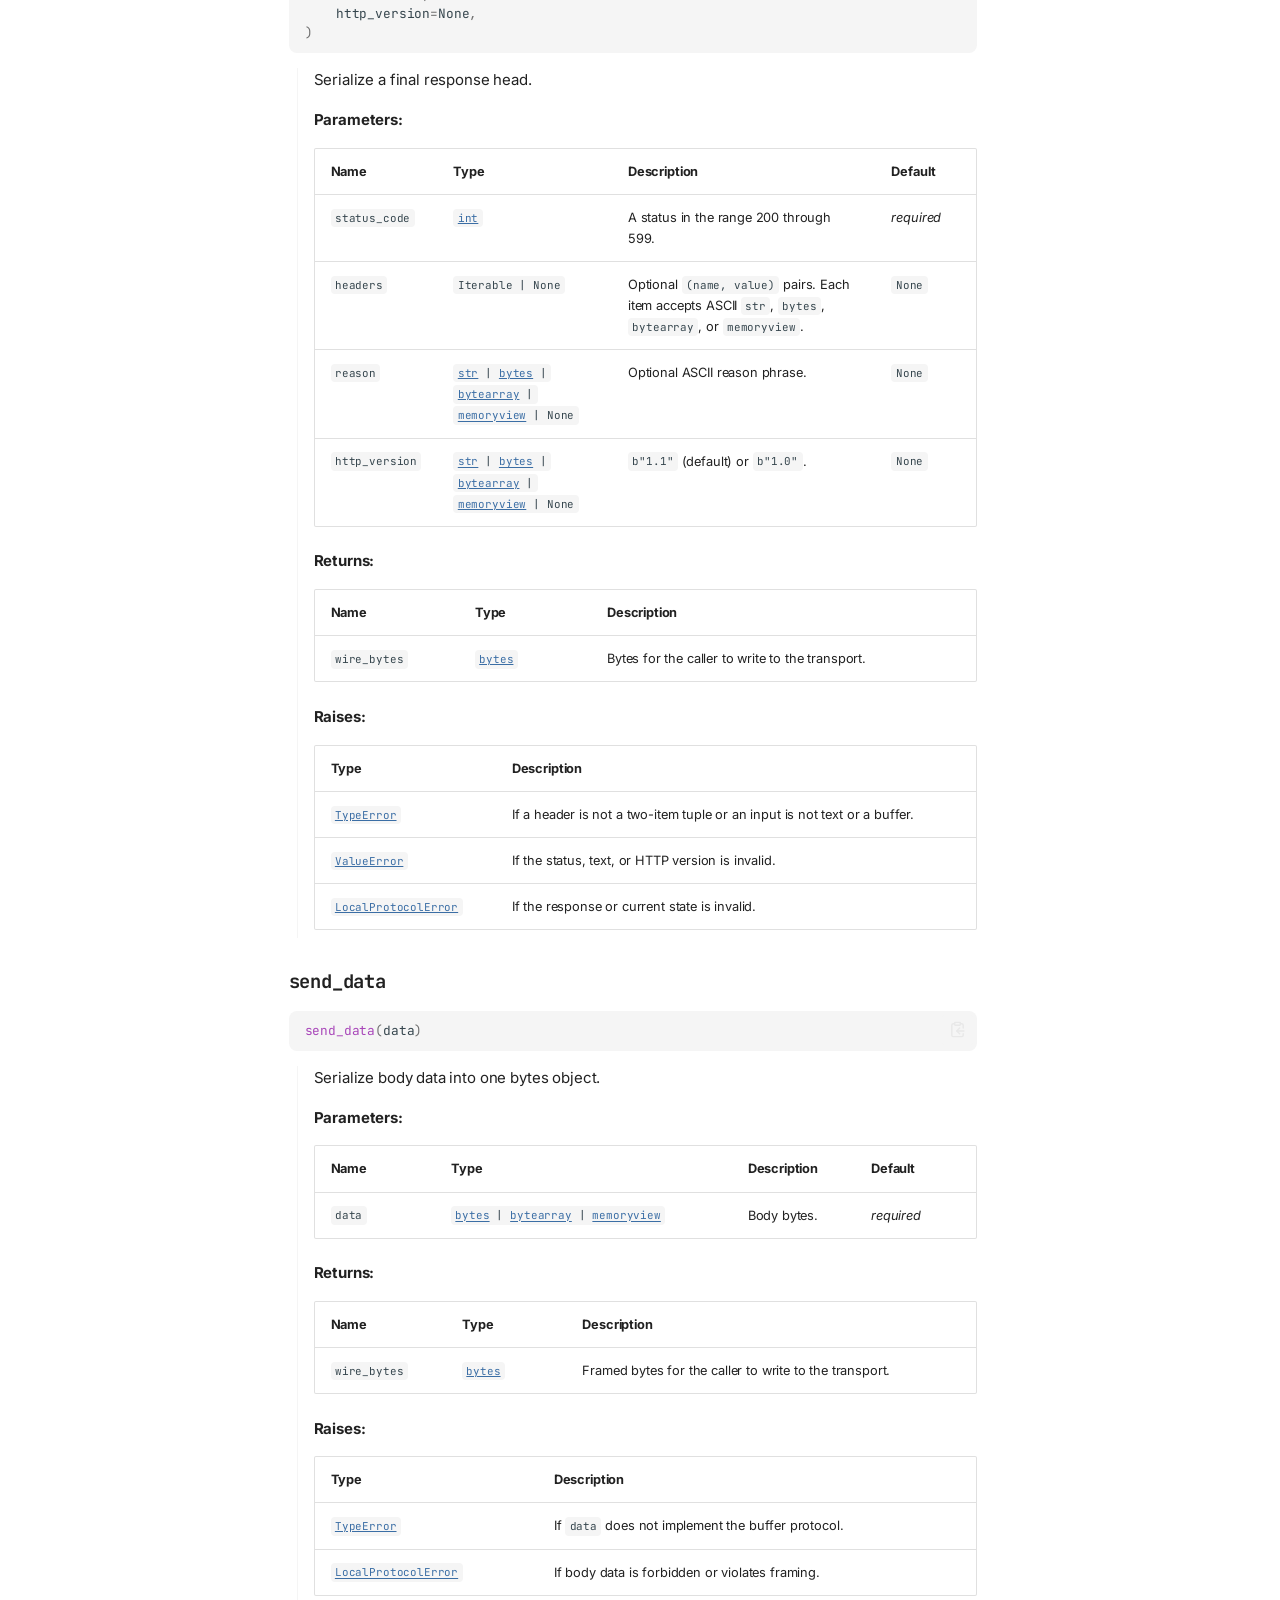
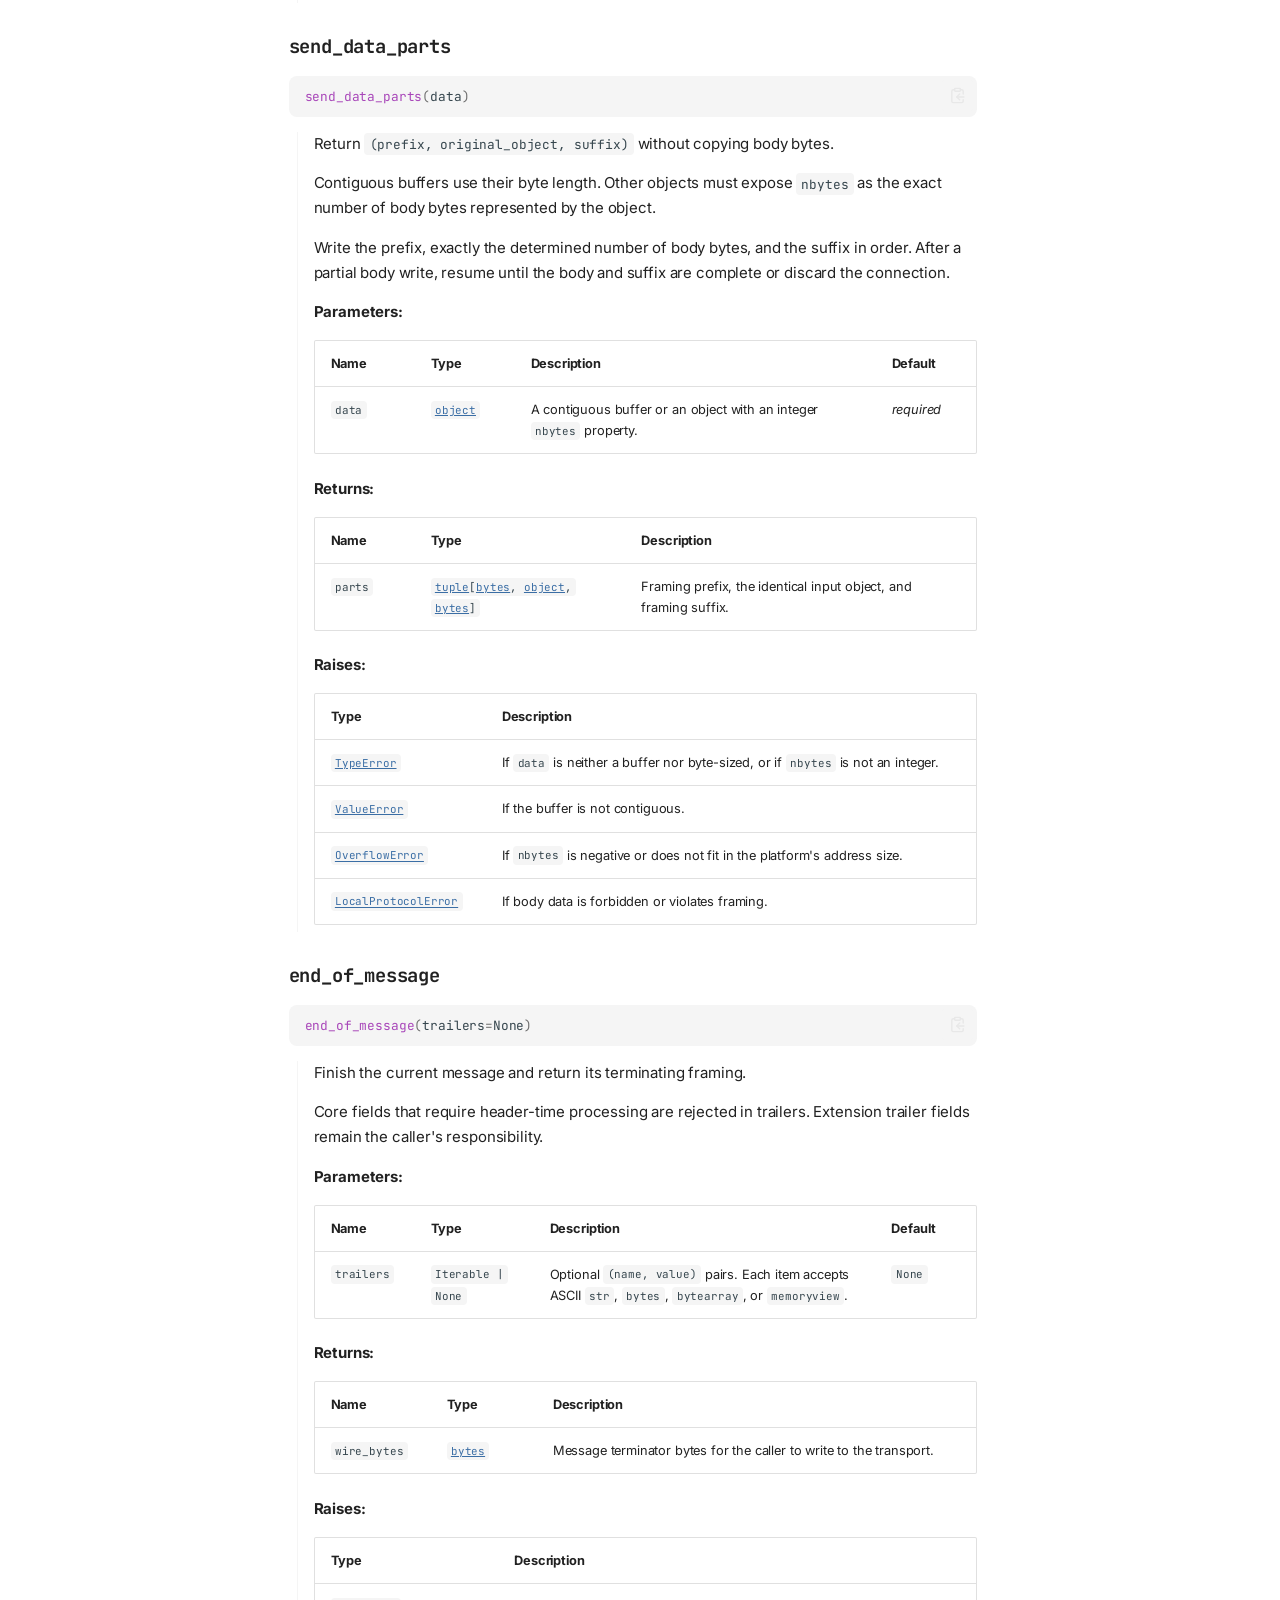
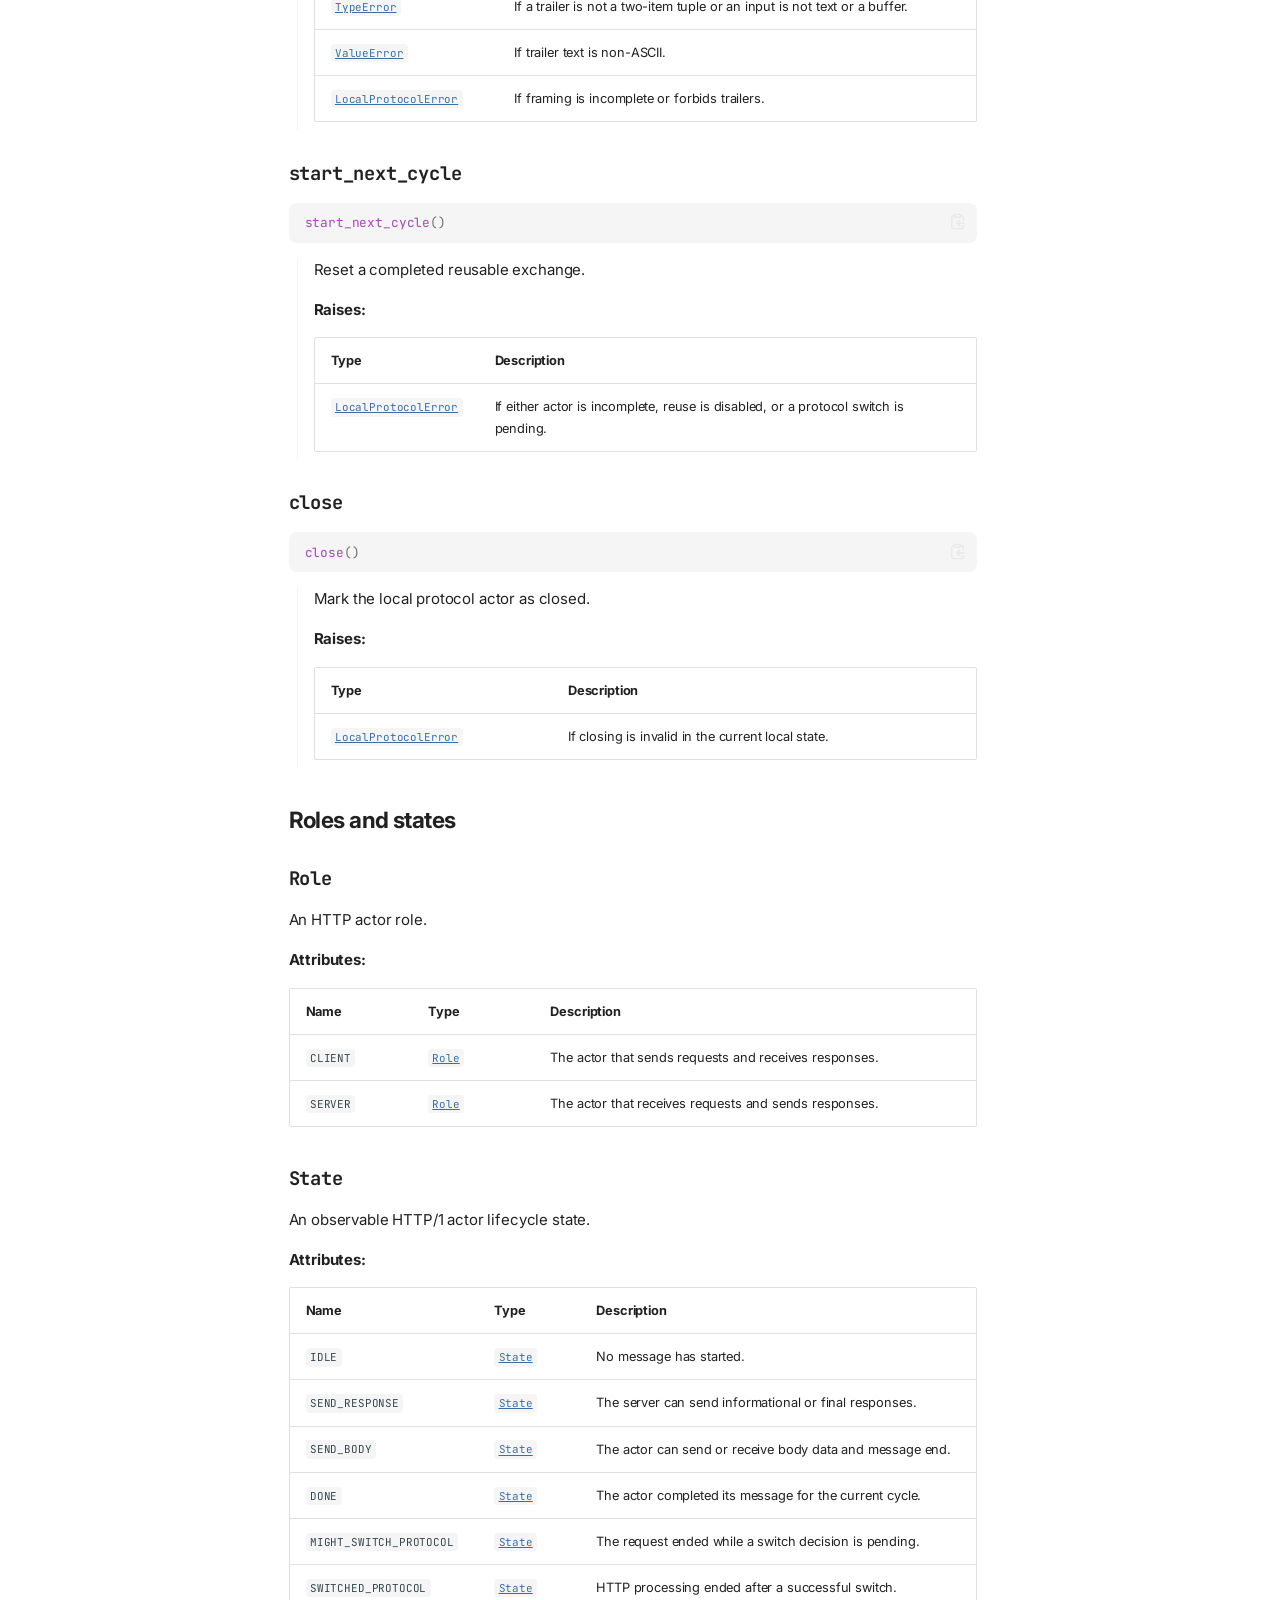
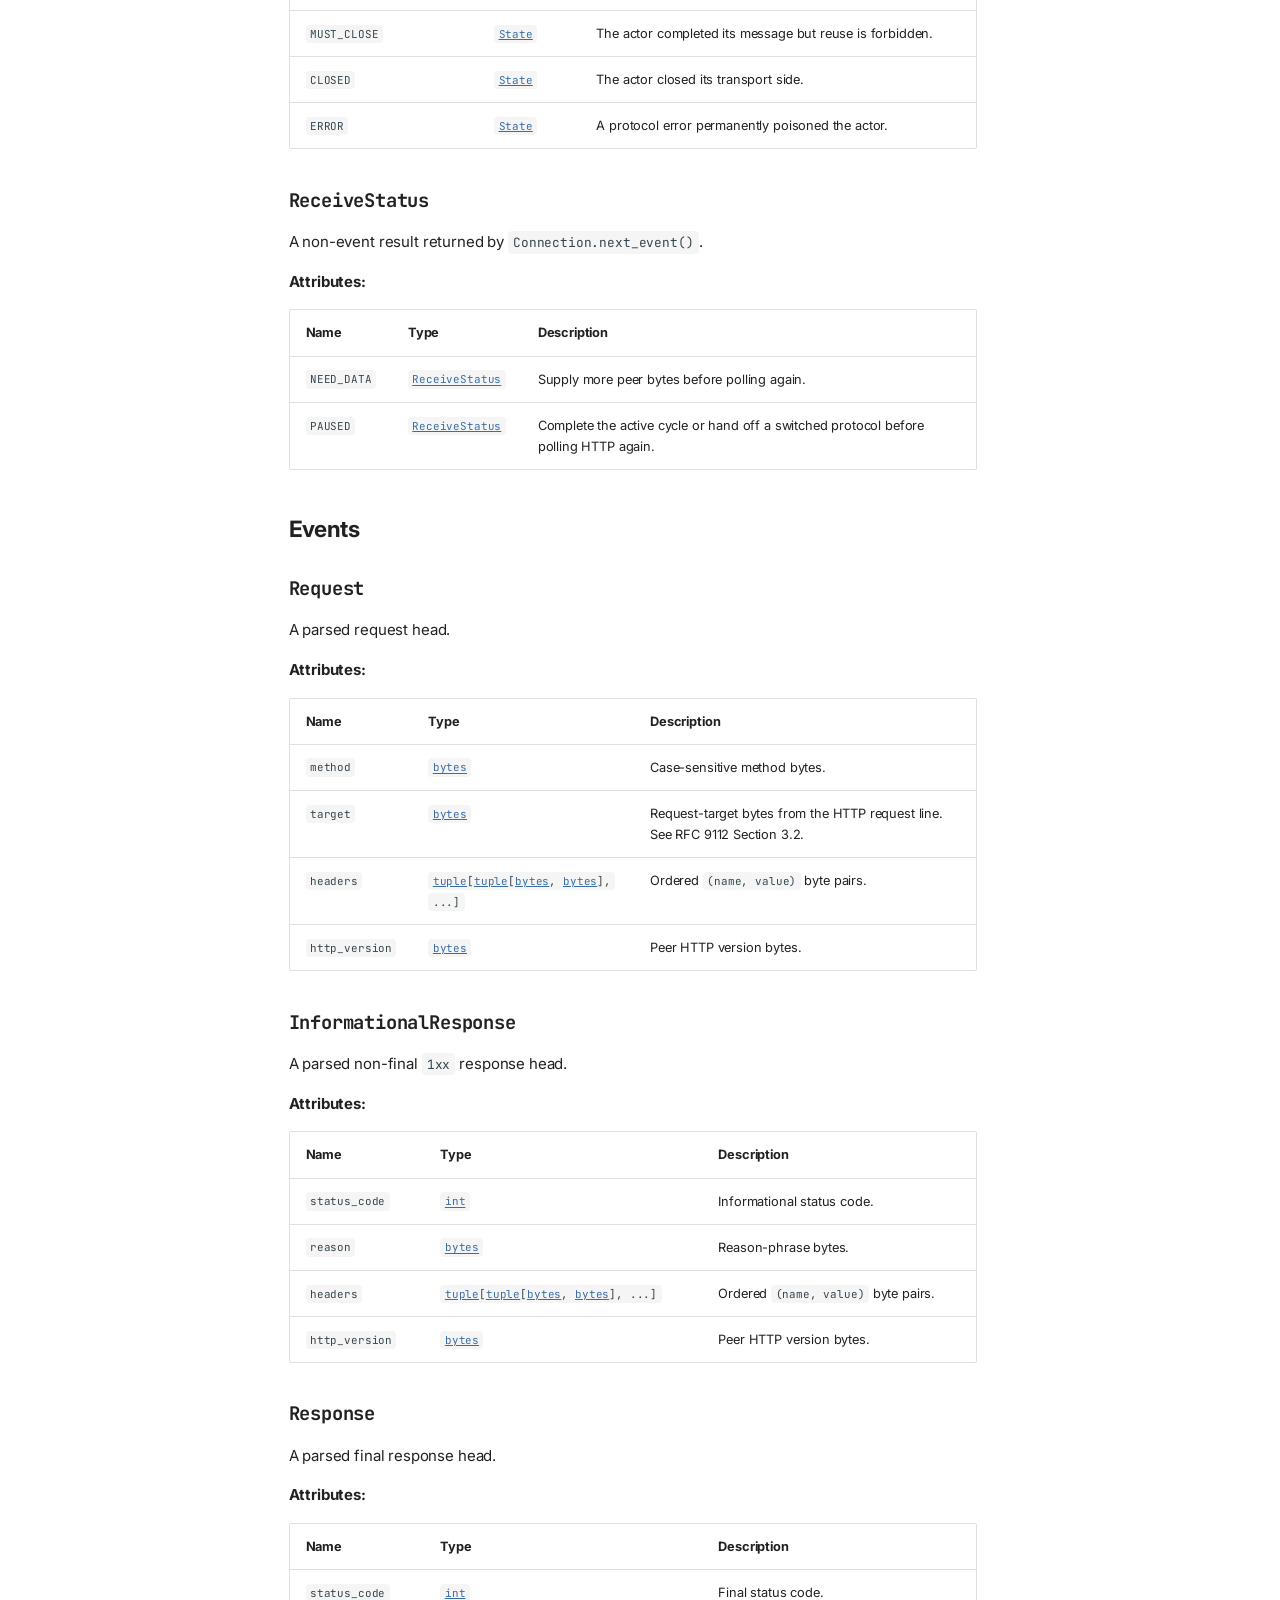
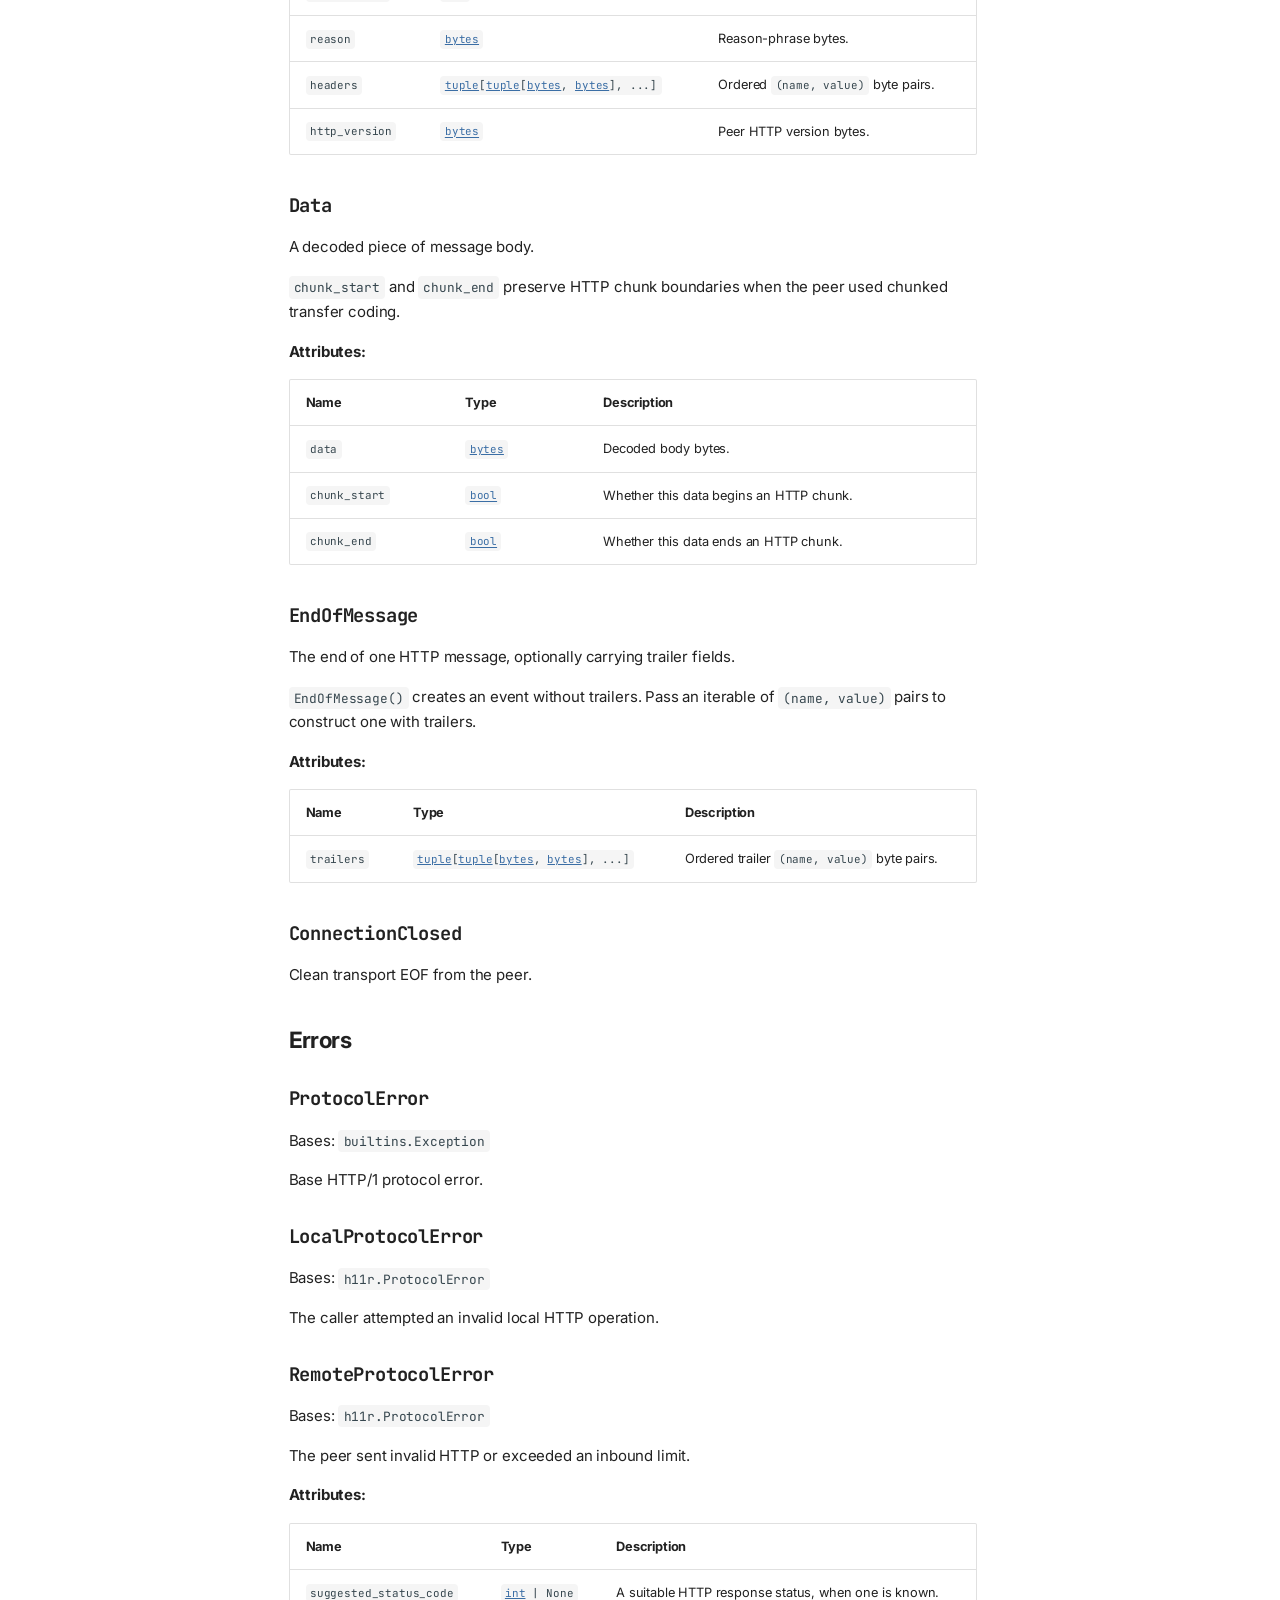
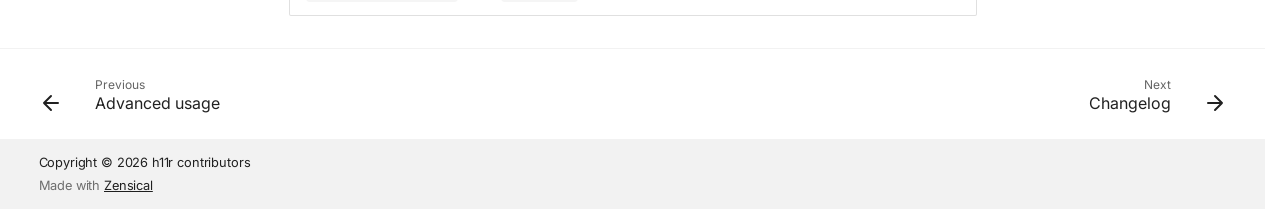
<file: dev/api/index.html>
<!doctype html>
<html lang="en" class="no-js">
  <head>
    
      <meta charset="utf-8">
      <meta name="viewport" content="width=device-width,initial-scale=1">
      
        <meta name="description" content="Public Python API reference for h11r.">
      
      
        <meta name="author" content="h11r contributors">
      
      
        <link rel="canonical" href="https://cnzakii.github.io/h11r/dev/api/">
      
      
        <link rel="prev" href="../advanced/">
      
      
        <link rel="next" href="../changelog/">
      
      
        
      
      
      <link rel="icon" href="../assets/h11r.svg">
      <meta name="generator" content="zensical-0.0.51">
    
    
      
        <title>Python API - h11r</title>
      
    
    
      
        
      
      <link rel="stylesheet" href="../assets/stylesheets/modern/main.62c9b9cc.min.css">
      
        
          
        
        <link rel="stylesheet" href="../assets/stylesheets/modern/palette.dfe2e883.min.css">
      
      


    
    
      
    
    
      
        
        
        <link rel="preconnect" href="https://fonts.gstatic.com" crossorigin>
        <link rel="stylesheet" href="https://fonts.googleapis.com/css?family=Inter:300,300i,400,400i,500,500i,700,700i%7CJetBrains+Mono:400,400i,700,700i&amp;display=fallback">
        <style>:root{--md-text-font:"Inter";--md-code-font:"JetBrains Mono"}</style>
      
    
    
      <link rel="stylesheet" href="../stylesheets/extra.css">
    
    <script>__md_scope=new URL("..",location),__md_scope.pathname.endsWith("/")||(__md_scope=new URL(__md_scope.pathname+"/",location)),__md_hash=e=>[...e].reduce(((e,t)=>(e<<5)-e+t.charCodeAt(0)),0),__md_get=(e,t=localStorage,_=__md_scope)=>JSON.parse(t.getItem(_.pathname+"."+e)),__md_set=(e,t,_=localStorage,a=__md_scope)=>{try{_.setItem(a.pathname+"."+e,JSON.stringify(t))}catch(e){}},document.documentElement.setAttribute("data-platform",navigator.platform)</script>
    
      

    
    
  </head>
  
  
    
    
      
    
    
    
    
    <body dir="ltr" data-md-color-scheme="default" data-md-color-primary="indigo" data-md-color-accent="indigo">
  
    
    <input class="md-toggle" data-md-toggle="drawer" type="checkbox" id="__drawer" autocomplete="off">
    <input class="md-toggle" data-md-toggle="search" type="checkbox" id="__search" autocomplete="off">
    <label class="md-overlay" for="__drawer" aria-label="Navigation"></label>
    <div data-md-component="skip">
      
        
        <a href="#python-api" class="md-skip">
          Skip to content
        </a>
      
    </div>
    <div data-md-component="announce">
      
    </div>
    
      <div data-md-color-scheme="default" data-md-component="outdated" hidden>
        
          <aside class="md-banner md-banner--warning">
            <div class="md-banner__inner md-grid md-typeset">
              
  <div class="version-notice">
    <strong>Not the latest stable documentation</strong>
    <span>This version may differ from the package installed from PyPI.</span>
    <a href="../..">View latest stable</a>
  </div>

            </div>
            <script>var el=document.querySelector("[data-md-component=outdated]"),base=new URL("..",location),outdated=__md_get("__outdated",sessionStorage,base);!0===outdated&&el&&(el.hidden=!1)</script>
          </aside>
        
      </div>
    
    
      

  

<header class="md-header md-header--shadow" data-md-component="header">
  <nav class="md-header__inner md-grid" aria-label="Header">
    <a href="./.." title="h11r" class="md-header__button md-logo" aria-label="h11r" data-md-component="logo">
      
  <img src="../assets/h11r.svg" alt="h11r">

    </a>
    <label class="md-header__button md-icon" for="__drawer" aria-label="Navigation">
      
      <svg xmlns="http://www.w3.org/2000/svg" fill="none" stroke="currentColor" stroke-linecap="round" stroke-linejoin="round" stroke-width="2" class="lucide lucide-menu" viewBox="0 0 24 24"><path d="M4 5h16M4 12h16M4 19h16"/></svg>
    </label>
    <div class="md-header__title" data-md-component="header-title">
      <div class="md-header__ellipsis">
        <div class="md-header__topic">
          <span class="md-ellipsis">
            h11r
          </span>
        </div>
        <div class="md-header__topic" data-md-component="header-topic">
          <span class="md-ellipsis">
            
              Python API
            
          </span>
        </div>
      </div>
    </div>
    
      
        <form class="md-header__option" data-md-component="palette">
  
    
    
    
    <input class="md-option" data-md-color-media="none" data-md-color-scheme="default" data-md-color-primary="indigo" data-md-color-accent="indigo"  aria-label="Switch to dark mode"  type="radio" name="__palette" id="__palette_0">
    
      <label class="md-header__button md-icon" title="Switch to dark mode" for="__palette_1" hidden>
        <svg xmlns="http://www.w3.org/2000/svg" fill="none" stroke="currentColor" stroke-linecap="round" stroke-linejoin="round" stroke-width="2" class="lucide lucide-sun" viewBox="0 0 24 24"><circle cx="12" cy="12" r="4"/><path d="M12 2v2M12 20v2M4.93 4.93l1.41 1.41M17.66 17.66l1.41 1.41M2 12h2M20 12h2M6.34 17.66l-1.41 1.41M19.07 4.93l-1.41 1.41"/></svg>
      </label>
    
  
    
    
    
    <input class="md-option" data-md-color-media="none" data-md-color-scheme="slate" data-md-color-primary="indigo" data-md-color-accent="indigo"  aria-label="Switch to light mode"  type="radio" name="__palette" id="__palette_1">
    
      <label class="md-header__button md-icon" title="Switch to light mode" for="__palette_0" hidden>
        <svg xmlns="http://www.w3.org/2000/svg" fill="none" stroke="currentColor" stroke-linecap="round" stroke-linejoin="round" stroke-width="2" class="lucide lucide-moon" viewBox="0 0 24 24"><path d="M20.985 12.486a9 9 0 1 1-9.473-9.472c.405-.022.617.46.402.803a6 6 0 0 0 8.268 8.268c.344-.215.825-.004.803.401"/></svg>
      </label>
    
  
</form>
      
    
    
      <script>var palette=__md_get("__palette");if(palette&&palette.color){if("(prefers-color-scheme)"===palette.color.media){var media=matchMedia("(prefers-color-scheme: light)"),input=document.querySelector(media.matches?"[data-md-color-media='(prefers-color-scheme: light)']":"[data-md-color-media='(prefers-color-scheme: dark)']");palette.color.media=input.getAttribute("data-md-color-media"),palette.color.scheme=input.getAttribute("data-md-color-scheme"),palette.color.primary=input.getAttribute("data-md-color-primary"),palette.color.accent=input.getAttribute("data-md-color-accent")}for(var[key,value]of Object.entries(palette.color))document.body.setAttribute("data-md-color-"+key,value)}</script>
    
    
    
      
      
        <label class="md-header__button md-icon" for="__search" aria-label="Search">
          
          <svg xmlns="http://www.w3.org/2000/svg" fill="none" stroke="currentColor" stroke-linecap="round" stroke-linejoin="round" stroke-width="2" class="lucide lucide-search" viewBox="0 0 24 24"><path d="m21 21-4.34-4.34"/><circle cx="11" cy="11" r="8"/></svg>
        </label>
        <div class="md-search" data-md-component="search" role="dialog" aria-label="Search">
  <button type="button" class="md-search__button">
    Search
  </button>
</div>
      
    
    <div class="md-header__source">
      
        <a href="https://github.com/cnzakii/h11r" title="Go to repository" class="md-source" data-md-component="source">
  <div class="md-source__icon md-icon">
    
    <svg xmlns="http://www.w3.org/2000/svg" viewBox="0 0 512 512"><!--! Font Awesome Free 7.2.0 by @fontawesome - https://fontawesome.com License - https://fontawesome.com/license/free (Icons: CC BY 4.0, Fonts: SIL OFL 1.1, Code: MIT License) Copyright 2026 Fonticons, Inc.--><path fill="currentColor" d="M173.9 397.4c0 2-2.3 3.6-5.2 3.6-3.3.3-5.6-1.3-5.6-3.6 0-2 2.3-3.6 5.2-3.6 3-.3 5.6 1.3 5.6 3.6m-31.1-4.5c-.7 2 1.3 4.3 4.3 4.9 2.6 1 5.6 0 6.2-2s-1.3-4.3-4.3-5.2c-2.6-.7-5.5.3-6.2 2.3m44.2-1.7c-2.9.7-4.9 2.6-4.6 4.9.3 2 2.9 3.3 5.9 2.6 2.9-.7 4.9-2.6 4.6-4.6-.3-1.9-3-3.2-5.9-2.9M252.8 8C114.1 8 8 113.3 8 252c0 110.9 69.8 205.8 169.5 239.2 12.8 2.3 17.3-5.6 17.3-12.1 0-6.2-.3-40.4-.3-61.4 0 0-70 15-84.7-29.8 0 0-11.4-29.1-27.8-36.6 0 0-22.9-15.7 1.6-15.4 0 0 24.9 2 38.6 25.8 21.9 38.6 58.6 27.5 72.9 20.9 2.3-16 8.8-27.1 16-33.7-55.9-6.2-112.3-14.3-112.3-110.5 0-27.5 7.6-41.3 23.6-58.9-2.6-6.5-11.1-33.3 2.6-67.9 20.9-6.5 69 27 69 27 20-5.6 41.5-8.5 62.8-8.5s42.8 2.9 62.8 8.5c0 0 48.1-33.6 69-27 13.7 34.7 5.2 61.4 2.6 67.9 16 17.7 25.8 31.5 25.8 58.9 0 96.5-58.9 104.2-114.8 110.5 9.2 7.9 17 22.9 17 46.4 0 33.7-.3 75.4-.3 83.6 0 6.5 4.6 14.4 17.3 12.1C436.2 457.8 504 362.9 504 252 504 113.3 391.5 8 252.8 8M105.2 352.9c-1.3 1-1 3.3.7 5.2 1.6 1.6 3.9 2.3 5.2 1 1.3-1 1-3.3-.7-5.2-1.6-1.6-3.9-2.3-5.2-1m-10.8-8.1c-.7 1.3.3 2.9 2.3 3.9 1.6 1 3.6.7 4.3-.7.7-1.3-.3-2.9-2.3-3.9-2-.6-3.6-.3-4.3.7m32.4 35.6c-1.6 1.3-1 4.3 1.3 6.2 2.3 2.3 5.2 2.6 6.5 1 1.3-1.3.7-4.3-1.3-6.2-2.2-2.3-5.2-2.6-6.5-1m-11.4-14.7c-1.6 1-1.6 3.6 0 5.9s4.3 3.3 5.6 2.3c1.6-1.3 1.6-3.9 0-6.2-1.4-2.3-4-3.3-5.6-2"/></svg>
  </div>
  <div class="md-source__repository">
    cnzakii/h11r
  </div>
</a>
      
    </div>
  </nav>
  
</header>
    
    <div class="md-container" data-md-component="container">
      
      
        
          
        
      
      <main class="md-main" data-md-component="main">
        <div class="md-main__inner md-grid">
          
            
              
              <div class="md-sidebar md-sidebar--primary" data-md-component="sidebar" data-md-type="navigation" >
                <div class="md-sidebar__scrollwrap">
                  <div class="md-sidebar__inner">
                    



<nav class="md-nav md-nav--primary" aria-label="Navigation" data-md-level="0">
  <label class="md-nav__title" for="__drawer">
    <a href="./.." title="h11r" class="md-nav__button md-logo" aria-label="h11r" data-md-component="logo">
      
  <img src="../assets/h11r.svg" alt="h11r">

    </a>
    h11r
  </label>
  
    <div class="md-nav__source">
      <a href="https://github.com/cnzakii/h11r" title="Go to repository" class="md-source" data-md-component="source">
  <div class="md-source__icon md-icon">
    
    <svg xmlns="http://www.w3.org/2000/svg" viewBox="0 0 512 512"><!--! Font Awesome Free 7.2.0 by @fontawesome - https://fontawesome.com License - https://fontawesome.com/license/free (Icons: CC BY 4.0, Fonts: SIL OFL 1.1, Code: MIT License) Copyright 2026 Fonticons, Inc.--><path fill="currentColor" d="M173.9 397.4c0 2-2.3 3.6-5.2 3.6-3.3.3-5.6-1.3-5.6-3.6 0-2 2.3-3.6 5.2-3.6 3-.3 5.6 1.3 5.6 3.6m-31.1-4.5c-.7 2 1.3 4.3 4.3 4.9 2.6 1 5.6 0 6.2-2s-1.3-4.3-4.3-5.2c-2.6-.7-5.5.3-6.2 2.3m44.2-1.7c-2.9.7-4.9 2.6-4.6 4.9.3 2 2.9 3.3 5.9 2.6 2.9-.7 4.9-2.6 4.6-4.6-.3-1.9-3-3.2-5.9-2.9M252.8 8C114.1 8 8 113.3 8 252c0 110.9 69.8 205.8 169.5 239.2 12.8 2.3 17.3-5.6 17.3-12.1 0-6.2-.3-40.4-.3-61.4 0 0-70 15-84.7-29.8 0 0-11.4-29.1-27.8-36.6 0 0-22.9-15.7 1.6-15.4 0 0 24.9 2 38.6 25.8 21.9 38.6 58.6 27.5 72.9 20.9 2.3-16 8.8-27.1 16-33.7-55.9-6.2-112.3-14.3-112.3-110.5 0-27.5 7.6-41.3 23.6-58.9-2.6-6.5-11.1-33.3 2.6-67.9 20.9-6.5 69 27 69 27 20-5.6 41.5-8.5 62.8-8.5s42.8 2.9 62.8 8.5c0 0 48.1-33.6 69-27 13.7 34.7 5.2 61.4 2.6 67.9 16 17.7 25.8 31.5 25.8 58.9 0 96.5-58.9 104.2-114.8 110.5 9.2 7.9 17 22.9 17 46.4 0 33.7-.3 75.4-.3 83.6 0 6.5 4.6 14.4 17.3 12.1C436.2 457.8 504 362.9 504 252 504 113.3 391.5 8 252.8 8M105.2 352.9c-1.3 1-1 3.3.7 5.2 1.6 1.6 3.9 2.3 5.2 1 1.3-1 1-3.3-.7-5.2-1.6-1.6-3.9-2.3-5.2-1m-10.8-8.1c-.7 1.3.3 2.9 2.3 3.9 1.6 1 3.6.7 4.3-.7.7-1.3-.3-2.9-2.3-3.9-2-.6-3.6-.3-4.3.7m32.4 35.6c-1.6 1.3-1 4.3 1.3 6.2 2.3 2.3 5.2 2.6 6.5 1 1.3-1.3.7-4.3-1.3-6.2-2.2-2.3-5.2-2.6-6.5-1m-11.4-14.7c-1.6 1-1.6 3.6 0 5.9s4.3 3.3 5.6 2.3c1.6-1.3 1.6-3.9 0-6.2-1.4-2.3-4-3.3-5.6-2"/></svg>
  </div>
  <div class="md-source__repository">
    cnzakii/h11r
  </div>
</a>
    </div>
  
  <ul class="md-nav__list" data-md-scrollfix>
    
      
      
  
  
  
  
    <li class="md-nav__item">
      <a href="./.." class="md-nav__link">
        
  
  
  <span class="md-ellipsis">
    
  
  Overview

    
  </span>
  
  

      </a>
    </li>
  

    
      
      
  
  
  
  
    
    
    
    
      
        
        
      
    
    
    <li class="md-nav__item md-nav__item--section md-nav__item--nested">
      
        
        
        <input class="md-nav__toggle md-toggle " type="checkbox" id="__nav_2" >
        
          
          <label class="md-nav__link" for="__nav_2" id="__nav_2_label" tabindex="">
            
  
  
  <span class="md-ellipsis">
    
  
  Learn h11r

    
  </span>
  
  

            <span class="md-nav__icon md-icon"></span>
          </label>
        
        <nav class="md-nav" data-md-level="1" aria-labelledby="__nav_2_label" aria-expanded="false">
          <label class="md-nav__title" for="__nav_2">
            <span class="md-nav__icon md-icon"></span>
            
  
  Learn h11r

          </label>
          <ul class="md-nav__list" data-md-scrollfix>
            
              
                
  
  
  
  
    <li class="md-nav__item">
      <a href="../getting-started/" class="md-nav__link">
        
  
  
  <span class="md-ellipsis">
    
  
  First client request

    
  </span>
  
  

      </a>
    </li>
  

              
            
              
                
  
  
  
  
    <li class="md-nav__item">
      <a href="../round-trip/" class="md-nav__link">
        
  
  
  <span class="md-ellipsis">
    
  
  Client/server round trip

    
  </span>
  
  

      </a>
    </li>
  

              
            
              
                
  
  
  
  
    <li class="md-nav__item">
      <a href="../concepts/" class="md-nav__link">
        
  
  
  <span class="md-ellipsis">
    
  
  Understand the model

    
  </span>
  
  

      </a>
    </li>
  

              
            
          </ul>
        </nav>
      
    </li>
  

    
      
      
  
  
    
  
  
  
    
    
    
    
      
        
        
      
    
    
    <li class="md-nav__item md-nav__item--active md-nav__item--section md-nav__item--nested">
      
        
        
        <input class="md-nav__toggle md-toggle " type="checkbox" id="__nav_3" checked>
        
          
          <label class="md-nav__link" for="__nav_3" id="__nav_3_label" tabindex="">
            
  
  
  <span class="md-ellipsis">
    
  
  Use h11r

    
  </span>
  
  

            <span class="md-nav__icon md-icon"></span>
          </label>
        
        <nav class="md-nav" data-md-level="1" aria-labelledby="__nav_3_label" aria-expanded="true">
          <label class="md-nav__title" for="__nav_3">
            <span class="md-nav__icon md-icon"></span>
            
  
  Use h11r

          </label>
          <ul class="md-nav__list" data-md-scrollfix>
            
              
                
  
  
  
  
    <li class="md-nav__item">
      <a href="../integration/" class="md-nav__link">
        
  
  
  <span class="md-ellipsis">
    
  
  Transport adapter

    
  </span>
  
  

      </a>
    </li>
  

              
            
              
                
  
  
  
  
    <li class="md-nav__item">
      <a href="../advanced/" class="md-nav__link">
        
  
  
  <span class="md-ellipsis">
    
  
  Advanced usage

    
  </span>
  
  

      </a>
    </li>
  

              
            
              
                
  
  
    
  
  
  
    <li class="md-nav__item md-nav__item--active">
      
      
      
      
        
      
      
        <label class="md-nav__link md-nav__link--active" for="__toc">
          
  
  
  <span class="md-ellipsis">
    
  
  Python API

    
  </span>
  
  

          <span class="md-nav__icon md-icon"></span>
        </label>
      
      <a href="././" class="md-nav__link md-nav__link--active">
        
  
  
  <span class="md-ellipsis">
    
  
  Python API

    
  </span>
  
  

      </a>
      
        


<nav class="md-nav md-nav--secondary" aria-label="On this page">
  
  
  
    
  
  
    <label class="md-nav__title" for="__toc">
      <span class="md-nav__icon md-icon"></span>
      On this page
    </label>
    <ul class="md-nav__list" data-md-component="toc" data-md-scrollfix>
      
        <li class="md-nav__item">
  <a href="#h11r.Connection" class="md-nav__link">
    <span class="md-ellipsis">
      <span class="md-typeset">
        Connection
      </span>
    </span>
  </a>
  
    <nav class="md-nav" aria-label="Connection">
      <ul class="md-nav__list">
        
          <li class="md-nav__item">
  <a href="#h11r.Connection.receive_data" class="md-nav__link">
    <span class="md-ellipsis">
      <span class="md-typeset">
        receive_data
      </span>
    </span>
  </a>
  
</li>
        
          <li class="md-nav__item">
  <a href="#h11r.Connection.next_event" class="md-nav__link">
    <span class="md-ellipsis">
      <span class="md-typeset">
        next_event
      </span>
    </span>
  </a>
  
</li>
        
          <li class="md-nav__item">
  <a href="#h11r.Connection.send_request" class="md-nav__link">
    <span class="md-ellipsis">
      <span class="md-typeset">
        send_request
      </span>
    </span>
  </a>
  
</li>
        
          <li class="md-nav__item">
  <a href="#h11r.Connection.send_informational_response" class="md-nav__link">
    <span class="md-ellipsis">
      <span class="md-typeset">
        send_informational_response
      </span>
    </span>
  </a>
  
</li>
        
          <li class="md-nav__item">
  <a href="#h11r.Connection.send_response" class="md-nav__link">
    <span class="md-ellipsis">
      <span class="md-typeset">
        send_response
      </span>
    </span>
  </a>
  
</li>
        
          <li class="md-nav__item">
  <a href="#h11r.Connection.send_data" class="md-nav__link">
    <span class="md-ellipsis">
      <span class="md-typeset">
        send_data
      </span>
    </span>
  </a>
  
</li>
        
          <li class="md-nav__item">
  <a href="#h11r.Connection.send_data_parts" class="md-nav__link">
    <span class="md-ellipsis">
      <span class="md-typeset">
        send_data_parts
      </span>
    </span>
  </a>
  
</li>
        
          <li class="md-nav__item">
  <a href="#h11r.Connection.end_of_message" class="md-nav__link">
    <span class="md-ellipsis">
      <span class="md-typeset">
        end_of_message
      </span>
    </span>
  </a>
  
</li>
        
          <li class="md-nav__item">
  <a href="#h11r.Connection.start_next_cycle" class="md-nav__link">
    <span class="md-ellipsis">
      <span class="md-typeset">
        start_next_cycle
      </span>
    </span>
  </a>
  
</li>
        
          <li class="md-nav__item">
  <a href="#h11r.Connection.close" class="md-nav__link">
    <span class="md-ellipsis">
      <span class="md-typeset">
        close
      </span>
    </span>
  </a>
  
</li>
        
      </ul>
    </nav>
  
</li>
      
        <li class="md-nav__item">
  <a href="#roles-and-states" class="md-nav__link">
    <span class="md-ellipsis">
      <span class="md-typeset">
        Roles and states
      </span>
    </span>
  </a>
  
    <nav class="md-nav" aria-label="Roles and states">
      <ul class="md-nav__list">
        
          <li class="md-nav__item">
  <a href="#h11r.Role" class="md-nav__link">
    <span class="md-ellipsis">
      <span class="md-typeset">
        Role
      </span>
    </span>
  </a>
  
</li>
        
          <li class="md-nav__item">
  <a href="#h11r.State" class="md-nav__link">
    <span class="md-ellipsis">
      <span class="md-typeset">
        State
      </span>
    </span>
  </a>
  
</li>
        
          <li class="md-nav__item">
  <a href="#h11r.ReceiveStatus" class="md-nav__link">
    <span class="md-ellipsis">
      <span class="md-typeset">
        ReceiveStatus
      </span>
    </span>
  </a>
  
</li>
        
      </ul>
    </nav>
  
</li>
      
        <li class="md-nav__item">
  <a href="#events" class="md-nav__link">
    <span class="md-ellipsis">
      <span class="md-typeset">
        Events
      </span>
    </span>
  </a>
  
    <nav class="md-nav" aria-label="Events">
      <ul class="md-nav__list">
        
          <li class="md-nav__item">
  <a href="#h11r.Request" class="md-nav__link">
    <span class="md-ellipsis">
      <span class="md-typeset">
        Request
      </span>
    </span>
  </a>
  
</li>
        
          <li class="md-nav__item">
  <a href="#h11r.InformationalResponse" class="md-nav__link">
    <span class="md-ellipsis">
      <span class="md-typeset">
        InformationalResponse
      </span>
    </span>
  </a>
  
</li>
        
          <li class="md-nav__item">
  <a href="#h11r.Response" class="md-nav__link">
    <span class="md-ellipsis">
      <span class="md-typeset">
        Response
      </span>
    </span>
  </a>
  
</li>
        
          <li class="md-nav__item">
  <a href="#h11r.Data" class="md-nav__link">
    <span class="md-ellipsis">
      <span class="md-typeset">
        Data
      </span>
    </span>
  </a>
  
</li>
        
          <li class="md-nav__item">
  <a href="#h11r.EndOfMessage" class="md-nav__link">
    <span class="md-ellipsis">
      <span class="md-typeset">
        EndOfMessage
      </span>
    </span>
  </a>
  
</li>
        
          <li class="md-nav__item">
  <a href="#h11r.ConnectionClosed" class="md-nav__link">
    <span class="md-ellipsis">
      <span class="md-typeset">
        ConnectionClosed
      </span>
    </span>
  </a>
  
</li>
        
      </ul>
    </nav>
  
</li>
      
        <li class="md-nav__item">
  <a href="#errors" class="md-nav__link">
    <span class="md-ellipsis">
      <span class="md-typeset">
        Errors
      </span>
    </span>
  </a>
  
    <nav class="md-nav" aria-label="Errors">
      <ul class="md-nav__list">
        
          <li class="md-nav__item">
  <a href="#h11r.ProtocolError" class="md-nav__link">
    <span class="md-ellipsis">
      <span class="md-typeset">
        ProtocolError
      </span>
    </span>
  </a>
  
</li>
        
          <li class="md-nav__item">
  <a href="#h11r.LocalProtocolError" class="md-nav__link">
    <span class="md-ellipsis">
      <span class="md-typeset">
        LocalProtocolError
      </span>
    </span>
  </a>
  
</li>
        
          <li class="md-nav__item">
  <a href="#h11r.RemoteProtocolError" class="md-nav__link">
    <span class="md-ellipsis">
      <span class="md-typeset">
        RemoteProtocolError
      </span>
    </span>
  </a>
  
</li>
        
      </ul>
    </nav>
  
</li>
      
    </ul>
  
</nav>
      
    </li>
  

              
            
          </ul>
        </nav>
      
    </li>
  

    
      
      
  
  
  
  
    
    
    
    
      
        
        
      
    
    
    <li class="md-nav__item md-nav__item--section md-nav__item--nested">
      
        
        
        <input class="md-nav__toggle md-toggle " type="checkbox" id="__nav_4" >
        
          
          <label class="md-nav__link" for="__nav_4" id="__nav_4_label" tabindex="">
            
  
  
  <span class="md-ellipsis">
    
  
  Project

    
  </span>
  
  

            <span class="md-nav__icon md-icon"></span>
          </label>
        
        <nav class="md-nav" data-md-level="1" aria-labelledby="__nav_4_label" aria-expanded="false">
          <label class="md-nav__title" for="__nav_4">
            <span class="md-nav__icon md-icon"></span>
            
  
  Project

          </label>
          <ul class="md-nav__list" data-md-scrollfix>
            
              
                
  
  
  
  
    <li class="md-nav__item">
      <a href="../changelog/" class="md-nav__link">
        
  
  
  <span class="md-ellipsis">
    
  
  Changelog

    
  </span>
  
  

      </a>
    </li>
  

              
            
              
                
  
  
  
  
    <li class="md-nav__item">
      <a href="../contributing/" class="md-nav__link">
        
  
  
  <span class="md-ellipsis">
    
  
  Contributing

    
  </span>
  
  

      </a>
    </li>
  

              
            
              
                
  
  
  
  
    <li class="md-nav__item">
      <a href="../security/" class="md-nav__link">
        
  
  
  <span class="md-ellipsis">
    
  
  Security

    
  </span>
  
  

      </a>
    </li>
  

              
            
              
                
  
  
  
  
    <li class="md-nav__item">
      <a href="../license/" class="md-nav__link">
        
  
  
  <span class="md-ellipsis">
    
  
  License

    
  </span>
  
  

      </a>
    </li>
  

              
            
          </ul>
        </nav>
      
    </li>
  

    
  </ul>
</nav>
                  </div>
                </div>
              </div>
            
            
              
              <div class="md-sidebar md-sidebar--secondary" data-md-component="sidebar" data-md-type="toc" >
                <div class="md-sidebar__scrollwrap">
                  
                    
                    
                    
                      
                    
                    
                      <input class="md-nav__toggle md-toggle" type="checkbox" id="__toc">
                      <div class="md-sidebar-button__wrapper">
                        <label class="md-sidebar-button" for="__toc"></label>
                      </div>
                    
                  
                  <div class="md-sidebar__inner">
                    


<nav class="md-nav md-nav--secondary" aria-label="On this page">
  
  
  
    
  
  
    <label class="md-nav__title" for="__toc">
      <span class="md-nav__icon md-icon"></span>
      On this page
    </label>
    <ul class="md-nav__list" data-md-component="toc" data-md-scrollfix>
      
        <li class="md-nav__item">
  <a href="#h11r.Connection" class="md-nav__link">
    <span class="md-ellipsis">
      <span class="md-typeset">
        Connection
      </span>
    </span>
  </a>
  
    <nav class="md-nav" aria-label="Connection">
      <ul class="md-nav__list">
        
          <li class="md-nav__item">
  <a href="#h11r.Connection.receive_data" class="md-nav__link">
    <span class="md-ellipsis">
      <span class="md-typeset">
        receive_data
      </span>
    </span>
  </a>
  
</li>
        
          <li class="md-nav__item">
  <a href="#h11r.Connection.next_event" class="md-nav__link">
    <span class="md-ellipsis">
      <span class="md-typeset">
        next_event
      </span>
    </span>
  </a>
  
</li>
        
          <li class="md-nav__item">
  <a href="#h11r.Connection.send_request" class="md-nav__link">
    <span class="md-ellipsis">
      <span class="md-typeset">
        send_request
      </span>
    </span>
  </a>
  
</li>
        
          <li class="md-nav__item">
  <a href="#h11r.Connection.send_informational_response" class="md-nav__link">
    <span class="md-ellipsis">
      <span class="md-typeset">
        send_informational_response
      </span>
    </span>
  </a>
  
</li>
        
          <li class="md-nav__item">
  <a href="#h11r.Connection.send_response" class="md-nav__link">
    <span class="md-ellipsis">
      <span class="md-typeset">
        send_response
      </span>
    </span>
  </a>
  
</li>
        
          <li class="md-nav__item">
  <a href="#h11r.Connection.send_data" class="md-nav__link">
    <span class="md-ellipsis">
      <span class="md-typeset">
        send_data
      </span>
    </span>
  </a>
  
</li>
        
          <li class="md-nav__item">
  <a href="#h11r.Connection.send_data_parts" class="md-nav__link">
    <span class="md-ellipsis">
      <span class="md-typeset">
        send_data_parts
      </span>
    </span>
  </a>
  
</li>
        
          <li class="md-nav__item">
  <a href="#h11r.Connection.end_of_message" class="md-nav__link">
    <span class="md-ellipsis">
      <span class="md-typeset">
        end_of_message
      </span>
    </span>
  </a>
  
</li>
        
          <li class="md-nav__item">
  <a href="#h11r.Connection.start_next_cycle" class="md-nav__link">
    <span class="md-ellipsis">
      <span class="md-typeset">
        start_next_cycle
      </span>
    </span>
  </a>
  
</li>
        
          <li class="md-nav__item">
  <a href="#h11r.Connection.close" class="md-nav__link">
    <span class="md-ellipsis">
      <span class="md-typeset">
        close
      </span>
    </span>
  </a>
  
</li>
        
      </ul>
    </nav>
  
</li>
      
        <li class="md-nav__item">
  <a href="#roles-and-states" class="md-nav__link">
    <span class="md-ellipsis">
      <span class="md-typeset">
        Roles and states
      </span>
    </span>
  </a>
  
    <nav class="md-nav" aria-label="Roles and states">
      <ul class="md-nav__list">
        
          <li class="md-nav__item">
  <a href="#h11r.Role" class="md-nav__link">
    <span class="md-ellipsis">
      <span class="md-typeset">
        Role
      </span>
    </span>
  </a>
  
</li>
        
          <li class="md-nav__item">
  <a href="#h11r.State" class="md-nav__link">
    <span class="md-ellipsis">
      <span class="md-typeset">
        State
      </span>
    </span>
  </a>
  
</li>
        
          <li class="md-nav__item">
  <a href="#h11r.ReceiveStatus" class="md-nav__link">
    <span class="md-ellipsis">
      <span class="md-typeset">
        ReceiveStatus
      </span>
    </span>
  </a>
  
</li>
        
      </ul>
    </nav>
  
</li>
      
        <li class="md-nav__item">
  <a href="#events" class="md-nav__link">
    <span class="md-ellipsis">
      <span class="md-typeset">
        Events
      </span>
    </span>
  </a>
  
    <nav class="md-nav" aria-label="Events">
      <ul class="md-nav__list">
        
          <li class="md-nav__item">
  <a href="#h11r.Request" class="md-nav__link">
    <span class="md-ellipsis">
      <span class="md-typeset">
        Request
      </span>
    </span>
  </a>
  
</li>
        
          <li class="md-nav__item">
  <a href="#h11r.InformationalResponse" class="md-nav__link">
    <span class="md-ellipsis">
      <span class="md-typeset">
        InformationalResponse
      </span>
    </span>
  </a>
  
</li>
        
          <li class="md-nav__item">
  <a href="#h11r.Response" class="md-nav__link">
    <span class="md-ellipsis">
      <span class="md-typeset">
        Response
      </span>
    </span>
  </a>
  
</li>
        
          <li class="md-nav__item">
  <a href="#h11r.Data" class="md-nav__link">
    <span class="md-ellipsis">
      <span class="md-typeset">
        Data
      </span>
    </span>
  </a>
  
</li>
        
          <li class="md-nav__item">
  <a href="#h11r.EndOfMessage" class="md-nav__link">
    <span class="md-ellipsis">
      <span class="md-typeset">
        EndOfMessage
      </span>
    </span>
  </a>
  
</li>
        
          <li class="md-nav__item">
  <a href="#h11r.ConnectionClosed" class="md-nav__link">
    <span class="md-ellipsis">
      <span class="md-typeset">
        ConnectionClosed
      </span>
    </span>
  </a>
  
</li>
        
      </ul>
    </nav>
  
</li>
      
        <li class="md-nav__item">
  <a href="#errors" class="md-nav__link">
    <span class="md-ellipsis">
      <span class="md-typeset">
        Errors
      </span>
    </span>
  </a>
  
    <nav class="md-nav" aria-label="Errors">
      <ul class="md-nav__list">
        
          <li class="md-nav__item">
  <a href="#h11r.ProtocolError" class="md-nav__link">
    <span class="md-ellipsis">
      <span class="md-typeset">
        ProtocolError
      </span>
    </span>
  </a>
  
</li>
        
          <li class="md-nav__item">
  <a href="#h11r.LocalProtocolError" class="md-nav__link">
    <span class="md-ellipsis">
      <span class="md-typeset">
        LocalProtocolError
      </span>
    </span>
  </a>
  
</li>
        
          <li class="md-nav__item">
  <a href="#h11r.RemoteProtocolError" class="md-nav__link">
    <span class="md-ellipsis">
      <span class="md-typeset">
        RemoteProtocolError
      </span>
    </span>
  </a>
  
</li>
        
      </ul>
    </nav>
  
</li>
      
    </ul>
  
</nav>
                  </div>
                </div>
              </div>
            
          
          
            <div class="md-content" data-md-component="content">
              
                



  


  <nav class="md-path" aria-label="Navigation" >
    <ol class="md-path__list">
      
        
  
  
    <li class="md-path__item">
      <a href="./.." class="md-path__link">
        
  
  <span class="md-ellipsis">
    Overview
  </span>

      </a>
    </li>
  

      
      
        
  
  
    
    
    
    
    
      <li class="md-path__item">
        <a href="../integration/" class="md-path__link">
          
  
  <span class="md-ellipsis">
    Use h11r
  </span>

        </a>
      </li>
    
  

      
    </ol>
  </nav>

              
              <article class="md-content__inner md-typeset">
                
                  
  
  


<h1 id="python-api">Python API<a class="headerlink" href="#python-api" title="Permanent link">&para;</a></h1>
<p>The Python package exposes one connection type, immutable protocol events,
actor roles and states, receive statuses, and protocol errors.</p>
<p>API methods operate on protocol state only. Methods that send HTTP return bytes
for the caller to write; <code>receive_data()</code> accepts bytes already read by the
caller.</p>


<div class="doc doc-object doc-class">



<h2 id="h11r.Connection" class="doc doc-heading">
            <span class="doc doc-object-name doc-class-name">Connection</span>


<a href="#h11r.Connection" class="headerlink" title="Permanent link">&para;</a></h2>


    <div class="doc doc-contents first">



        <p>A Sans-I/O HTTP/1 connection.</p>
<p>Supply transport bytes with <code>receive_data()</code>, poll semantic events with
<code>next_event()</code>, and write bytes returned by the send methods. Client and
server state are tracked together regardless of the local role.</p>
<p>Construct a connection as:</p>
<div class="language-text highlight"><pre><span></span><code><span id="__span-0-1"><a id="__codelineno-0-1" name="__codelineno-0-1" href="#__codelineno-0-1"></a>Connection(
</span><span id="__span-0-2"><a id="__codelineno-0-2" name="__codelineno-0-2" href="#__codelineno-0-2"></a>    role,
</span><span id="__span-0-3"><a id="__codelineno-0-3" name="__codelineno-0-3" href="#__codelineno-0-3"></a>    *,
</span><span id="__span-0-4"><a id="__codelineno-0-4" name="__codelineno-0-4" href="#__codelineno-0-4"></a>    max_head_bytes=65536,
</span><span id="__span-0-5"><a id="__codelineno-0-5" name="__codelineno-0-5" href="#__codelineno-0-5"></a>    max_header_count=100,
</span><span id="__span-0-6"><a id="__codelineno-0-6" name="__codelineno-0-6" href="#__codelineno-0-6"></a>)
</span></code></pre></div>
<p><code>role</code> selects the local client or server endpoint. <code>max_head_bytes</code>
defaults to 65,536 and limits each inbound head or trailer section,
including an incomplete chunk-size line. <code>max_header_count</code> defaults to 100
and limits each inbound head or trailer section's field count.</p>


<p><span class="doc-section-title">Attributes:</span></p>
    <table>
      <thead>
        <tr>
          <th>Name</th>
          <th>Type</th>
          <th>Description</th>
        </tr>
      </thead>
      <tbody>
          <tr class="doc-section-item">
            <td><code><span title="h11r.Connection.local_state">local_state</span></code></td>
            <td>
                  <code><a class="autorefs autorefs-internal" title="&lt;span class=&quot;doc doc-object-name doc-class-name&quot;&gt;State&lt;/span&gt;" href="./#h11r.State">State</a></code>
            </td>
            <td>
              <div class="doc-md-description">
                <p>The local protocol actor's lifecycle state.</p>
              </div>
            </td>
          </tr>
          <tr class="doc-section-item">
            <td><code><span title="h11r.Connection.peer_state">peer_state</span></code></td>
            <td>
                  <code><a class="autorefs autorefs-internal" title="&lt;span class=&quot;doc doc-object-name doc-class-name&quot;&gt;State&lt;/span&gt;" href="./#h11r.State">State</a></code>
            </td>
            <td>
              <div class="doc-md-description">
                <p>The peer protocol actor's lifecycle state.</p>
              </div>
            </td>
          </tr>
          <tr class="doc-section-item">
            <td><code><span title="h11r.Connection.peer_http_version">peer_http_version</span></code></td>
            <td>
                  <code><a class="autorefs autorefs-external" href="https://docs.python.org/3/library/stdtypes.html#bytes">bytes</a> | None</code>
            </td>
            <td>
              <div class="doc-md-description">
                <p>The most recently parsed peer HTTP
version, if any.</p>
              </div>
            </td>
          </tr>
          <tr class="doc-section-item">
            <td><code><span title="h11r.Connection.client_is_waiting_for_100_continue">client_is_waiting_for_100_continue</span></code></td>
            <td>
                  <code><a class="autorefs autorefs-external" href="https://docs.python.org/3/library/functions.html#bool">bool</a></code>
            </td>
            <td>
              <div class="doc-md-description">
                <p>Whether the client is waiting
for <code>100 Continue</code>.</p>
              </div>
            </td>
          </tr>
          <tr class="doc-section-item">
            <td><code><span title="h11r.Connection.trailing_data">trailing_data</span></code></td>
            <td>
                  <code><a class="autorefs autorefs-external" href="https://docs.python.org/3/library/stdtypes.html#tuple">tuple</a>[<a class="autorefs autorefs-external" href="https://docs.python.org/3/library/stdtypes.html#bytes">bytes</a>, <a class="autorefs autorefs-external" href="https://docs.python.org/3/library/functions.html#bool">bool</a>]</code>
            </td>
            <td>
              <div class="doc-md-description">
                <p>Bytes retained beyond the HTTP
boundary and whether transport EOF was received.</p>
              </div>
            </td>
          </tr>
      </tbody>
    </table>


<p><span class="doc-section-title">Raises:</span></p>
    <table>
      <thead>
        <tr>
          <th>Type</th>
          <th>Description</th>
        </tr>
      </thead>
      <tbody>
          <tr class="doc-section-item">
            <td>
                  <code><a class="autorefs autorefs-external" href="https://docs.python.org/3/library/exceptions.html#ValueError">ValueError</a></code>
            </td>
            <td>
              <div class="doc-md-description">
                <p>If any inbound limit is zero.</p>
              </div>
            </td>
          </tr>
      </tbody>
    </table>











<div class="doc doc-children">







<div class="doc doc-object doc-function">


<h3 id="h11r.Connection.receive_data" class="doc doc-heading">
            <span class="doc doc-object-name doc-function-name">receive_data</span>


<a href="#h11r.Connection.receive_data" class="headerlink" title="Permanent link">&para;</a></h3>
<div class="language-python doc-signature highlight"><pre><span></span><code><span id="__span-0-1"><a id="__codelineno-0-1" name="__codelineno-0-1" href="#__codelineno-0-1"></a><span class="nf">receive_data</span><span class="p">(</span><span class="n">data</span><span class="p">)</span>
</span></code></pre></div>

    <div class="doc doc-contents ">

        <p>Append bytes received from the peer; empty bytes mark EOF.</p>


<p><span class="doc-section-title">Parameters:</span></p>
    <table>
      <thead>
        <tr>
          <th>Name</th>
          <th>Type</th>
          <th>Description</th>
          <th>Default</th>
        </tr>
      </thead>
      <tbody>
          <tr class="doc-section-item">
            <td>
                <code>data</code>
            </td>
            <td>
                  <code><a class="autorefs autorefs-external" href="https://docs.python.org/3/library/stdtypes.html#bytes">bytes</a> | <a class="autorefs autorefs-external" href="https://docs.python.org/3/library/stdtypes.html#bytearray">bytearray</a> | <a class="autorefs autorefs-external" href="https://docs.python.org/3/library/stdtypes.html#memoryview">memoryview</a></code>
            </td>
            <td>
              <div class="doc-md-description">
                <p>Bytes read from the transport.</p>
              </div>
            </td>
            <td>
                <em>required</em>
            </td>
          </tr>
      </tbody>
    </table>


<p><span class="doc-section-title">Raises:</span></p>
    <table>
      <thead>
        <tr>
          <th>Type</th>
          <th>Description</th>
        </tr>
      </thead>
      <tbody>
          <tr class="doc-section-item">
            <td>
                  <code><a class="autorefs autorefs-external" href="https://docs.python.org/3/library/exceptions.html#TypeError">TypeError</a></code>
            </td>
            <td>
              <div class="doc-md-description">
                <p>If <code>data</code> does not implement the buffer protocol.</p>
              </div>
            </td>
          </tr>
          <tr class="doc-section-item">
            <td>
                  <code><a class="autorefs autorefs-internal" title="&lt;span class=&quot;doc doc-object-name doc-class-name&quot;&gt;LocalProtocolError&lt;/span&gt;" href="./#h11r.LocalProtocolError">LocalProtocolError</a></code>
            </td>
            <td>
              <div class="doc-md-description">
                <p>If non-empty data follows EOF.</p>
              </div>
            </td>
          </tr>
      </tbody>
    </table>


    </div>

</div>






<div class="doc doc-object doc-function">


<h3 id="h11r.Connection.next_event" class="doc doc-heading">
            <span class="doc doc-object-name doc-function-name">next_event</span>


<a href="#h11r.Connection.next_event" class="headerlink" title="Permanent link">&para;</a></h3>
<div class="language-python doc-signature highlight"><pre><span></span><code><span id="__span-0-1"><a id="__codelineno-0-1" name="__codelineno-0-1" href="#__codelineno-0-1"></a><span class="nf">next_event</span><span class="p">()</span>
</span></code></pre></div>

    <div class="doc doc-contents ">

        <p>Return the next peer event or a receive status.</p>


    <p><span class="doc-section-title">Returns:</span></p>
    <table>
      <thead>
        <tr>
<th>Name</th>          <th>Type</th>
          <th>Description</th>
        </tr>
      </thead>
      <tbody>
          <tr class="doc-section-item">
<td><code>event_or_status</code></td>            <td>
                  <code><a class="autorefs autorefs-internal" title="&lt;span class=&quot;doc doc-object-name doc-class-name&quot;&gt;Request&lt;/span&gt;" href="./#h11r.Request">Request</a> | <a class="autorefs autorefs-internal" title="&lt;span class=&quot;doc doc-object-name doc-class-name&quot;&gt;InformationalResponse&lt;/span&gt;" href="./#h11r.InformationalResponse">InformationalResponse</a> | <a class="autorefs autorefs-internal" title="&lt;span class=&quot;doc doc-object-name doc-class-name&quot;&gt;Response&lt;/span&gt;" href="./#h11r.Response">Response</a> | <a class="autorefs autorefs-internal" title="&lt;span class=&quot;doc doc-object-name doc-class-name&quot;&gt;Data&lt;/span&gt;" href="./#h11r.Data">Data</a> | <a class="autorefs autorefs-internal" title="&lt;span class=&quot;doc doc-object-name doc-class-name&quot;&gt;EndOfMessage&lt;/span&gt;" href="./#h11r.EndOfMessage">EndOfMessage</a> | <a class="autorefs autorefs-internal" title="&lt;span class=&quot;doc doc-object-name doc-class-name&quot;&gt;ConnectionClosed&lt;/span&gt;" href="./#h11r.ConnectionClosed">ConnectionClosed</a> | <a class="autorefs autorefs-internal" title="&lt;span class=&quot;doc doc-object-name doc-class-name&quot;&gt;ReceiveStatus&lt;/span&gt;" href="./#h11r.ReceiveStatus">ReceiveStatus</a></code>
            </td>
            <td>
              <div class="doc-md-description">
                <p>A protocol event, <code>ReceiveStatus.NEED_DATA</code> when more transport
bytes are required, or <code>ReceiveStatus.PAUSED</code> at a cycle or
switch boundary.</p>
              </div>
            </td>
          </tr>
      </tbody>
    </table>


<p><span class="doc-section-title">Raises:</span></p>
    <table>
      <thead>
        <tr>
          <th>Type</th>
          <th>Description</th>
        </tr>
      </thead>
      <tbody>
          <tr class="doc-section-item">
            <td>
                  <code><a class="autorefs autorefs-internal" title="&lt;span class=&quot;doc doc-object-name doc-class-name&quot;&gt;RemoteProtocolError&lt;/span&gt;" href="./#h11r.RemoteProtocolError">RemoteProtocolError</a></code>
            </td>
            <td>
              <div class="doc-md-description">
                <p>If peer bytes violate HTTP syntax, framing,
configured limits, or protocol state.</p>
              </div>
            </td>
          </tr>
      </tbody>
    </table>


    </div>

</div>






<div class="doc doc-object doc-function">


<h3 id="h11r.Connection.send_request" class="doc doc-heading">
            <span class="doc doc-object-name doc-function-name">send_request</span>


<a href="#h11r.Connection.send_request" class="headerlink" title="Permanent link">&para;</a></h3>
<div class="language-python doc-signature highlight"><pre><span></span><code><span id="__span-0-1"><a id="__codelineno-0-1" name="__codelineno-0-1" href="#__codelineno-0-1"></a><span class="nf">send_request</span><span class="p">(</span><span class="n">method</span><span class="p">,</span> <span class="n">target</span><span class="p">,</span> <span class="n">headers</span><span class="p">,</span> <span class="o">*</span><span class="p">,</span> <span class="n">http_version</span><span class="o">=</span><span class="kc">None</span><span class="p">)</span>
</span></code></pre></div>

    <div class="doc doc-contents ">

        <p>Serialize a request head.</p>


<p><span class="doc-section-title">Parameters:</span></p>
    <table>
      <thead>
        <tr>
          <th>Name</th>
          <th>Type</th>
          <th>Description</th>
          <th>Default</th>
        </tr>
      </thead>
      <tbody>
          <tr class="doc-section-item">
            <td>
                <code>method</code>
            </td>
            <td>
                  <code><a class="autorefs autorefs-external" href="https://docs.python.org/3/library/stdtypes.html#str">str</a> | <a class="autorefs autorefs-external" href="https://docs.python.org/3/library/stdtypes.html#bytes">bytes</a> | <a class="autorefs autorefs-external" href="https://docs.python.org/3/library/stdtypes.html#bytearray">bytearray</a> | <a class="autorefs autorefs-external" href="https://docs.python.org/3/library/stdtypes.html#memoryview">memoryview</a></code>
            </td>
            <td>
              <div class="doc-md-description">
                <p>Case-sensitive ASCII
HTTP method.</p>
              </div>
            </td>
            <td>
                <em>required</em>
            </td>
          </tr>
          <tr class="doc-section-item">
            <td>
                <code>target</code>
            </td>
            <td>
                  <code><a class="autorefs autorefs-external" href="https://docs.python.org/3/library/stdtypes.html#str">str</a> | <a class="autorefs autorefs-external" href="https://docs.python.org/3/library/stdtypes.html#bytes">bytes</a> | <a class="autorefs autorefs-external" href="https://docs.python.org/3/library/stdtypes.html#bytearray">bytearray</a> | <a class="autorefs autorefs-external" href="https://docs.python.org/3/library/stdtypes.html#memoryview">memoryview</a></code>
            </td>
            <td>
              <div class="doc-md-description">
                <p>ASCII request target.
See RFC 9112 Section 3.2.</p>
              </div>
            </td>
            <td>
                <em>required</em>
            </td>
          </tr>
          <tr class="doc-section-item">
            <td>
                <code>headers</code>
            </td>
            <td>
                  <code><span title="Iterable">Iterable</span></code>
            </td>
            <td>
              <div class="doc-md-description">
                <p><code>(name, value)</code> pairs. Each item accepts ASCII
<code>str</code>, <code>bytes</code>, <code>bytearray</code>, or <code>memoryview</code>.</p>
              </div>
            </td>
            <td>
                <em>required</em>
            </td>
          </tr>
          <tr class="doc-section-item">
            <td>
                <code>http_version</code>
            </td>
            <td>
                  <code><a class="autorefs autorefs-external" href="https://docs.python.org/3/library/stdtypes.html#str">str</a> | <a class="autorefs autorefs-external" href="https://docs.python.org/3/library/stdtypes.html#bytes">bytes</a> | <a class="autorefs autorefs-external" href="https://docs.python.org/3/library/stdtypes.html#bytearray">bytearray</a> | <a class="autorefs autorefs-external" href="https://docs.python.org/3/library/stdtypes.html#memoryview">memoryview</a> | None</code>
            </td>
            <td>
              <div class="doc-md-description">
                <p><code>b"1.1"</code>
(default) or <code>b"1.0"</code>.</p>
              </div>
            </td>
            <td>
                  <code>None</code>
            </td>
          </tr>
      </tbody>
    </table>


    <p><span class="doc-section-title">Returns:</span></p>
    <table>
      <thead>
        <tr>
<th>Name</th>          <th>Type</th>
          <th>Description</th>
        </tr>
      </thead>
      <tbody>
          <tr class="doc-section-item">
<td><code>wire_bytes</code></td>            <td>
                  <code><a class="autorefs autorefs-external" href="https://docs.python.org/3/library/stdtypes.html#bytes">bytes</a></code>
            </td>
            <td>
              <div class="doc-md-description">
                <p>Bytes for the caller to write to the transport.</p>
              </div>
            </td>
          </tr>
      </tbody>
    </table>


<p><span class="doc-section-title">Raises:</span></p>
    <table>
      <thead>
        <tr>
          <th>Type</th>
          <th>Description</th>
        </tr>
      </thead>
      <tbody>
          <tr class="doc-section-item">
            <td>
                  <code><a class="autorefs autorefs-external" href="https://docs.python.org/3/library/exceptions.html#TypeError">TypeError</a></code>
            </td>
            <td>
              <div class="doc-md-description">
                <p>If a header is not a two-item tuple or an input is not
text or a buffer.</p>
              </div>
            </td>
          </tr>
          <tr class="doc-section-item">
            <td>
                  <code><a class="autorefs autorefs-external" href="https://docs.python.org/3/library/exceptions.html#ValueError">ValueError</a></code>
            </td>
            <td>
              <div class="doc-md-description">
                <p>If text is non-ASCII, the method is invalid, or the HTTP
version is unsupported.</p>
              </div>
            </td>
          </tr>
          <tr class="doc-section-item">
            <td>
                  <code><a class="autorefs autorefs-internal" title="&lt;span class=&quot;doc doc-object-name doc-class-name&quot;&gt;LocalProtocolError&lt;/span&gt;" href="./#h11r.LocalProtocolError">LocalProtocolError</a></code>
            </td>
            <td>
              <div class="doc-md-description">
                <p>If the head or current state is invalid.</p>
              </div>
            </td>
          </tr>
      </tbody>
    </table>


    </div>

</div>






<div class="doc doc-object doc-function">


<h3 id="h11r.Connection.send_informational_response" class="doc doc-heading">
            <span class="doc doc-object-name doc-function-name">send_informational_response</span>


<a href="#h11r.Connection.send_informational_response" class="headerlink" title="Permanent link">&para;</a></h3>
<div class="language-python doc-signature highlight"><pre><span></span><code><span id="__span-0-1"><a id="__codelineno-0-1" name="__codelineno-0-1" href="#__codelineno-0-1"></a><span class="nf">send_informational_response</span><span class="p">(</span>
</span><span id="__span-0-2"><a id="__codelineno-0-2" name="__codelineno-0-2" href="#__codelineno-0-2"></a>    <span class="n">status_code</span><span class="p">,</span>
</span><span id="__span-0-3"><a id="__codelineno-0-3" name="__codelineno-0-3" href="#__codelineno-0-3"></a>    <span class="n">headers</span><span class="o">=</span><span class="kc">None</span><span class="p">,</span>
</span><span id="__span-0-4"><a id="__codelineno-0-4" name="__codelineno-0-4" href="#__codelineno-0-4"></a>    <span class="o">*</span><span class="p">,</span>
</span><span id="__span-0-5"><a id="__codelineno-0-5" name="__codelineno-0-5" href="#__codelineno-0-5"></a>    <span class="n">reason</span><span class="o">=</span><span class="kc">None</span><span class="p">,</span>
</span><span id="__span-0-6"><a id="__codelineno-0-6" name="__codelineno-0-6" href="#__codelineno-0-6"></a>    <span class="n">http_version</span><span class="o">=</span><span class="kc">None</span><span class="p">,</span>
</span><span id="__span-0-7"><a id="__codelineno-0-7" name="__codelineno-0-7" href="#__codelineno-0-7"></a><span class="p">)</span>
</span></code></pre></div>

    <div class="doc doc-contents ">

        <p>Serialize an informational response head.</p>


<p><span class="doc-section-title">Parameters:</span></p>
    <table>
      <thead>
        <tr>
          <th>Name</th>
          <th>Type</th>
          <th>Description</th>
          <th>Default</th>
        </tr>
      </thead>
      <tbody>
          <tr class="doc-section-item">
            <td>
                <code>status_code</code>
            </td>
            <td>
                  <code><a class="autorefs autorefs-external" href="https://docs.python.org/3/library/functions.html#int">int</a></code>
            </td>
            <td>
              <div class="doc-md-description">
                <p>A status in the range 100 through 199.</p>
              </div>
            </td>
            <td>
                <em>required</em>
            </td>
          </tr>
          <tr class="doc-section-item">
            <td>
                <code>headers</code>
            </td>
            <td>
                  <code><span title="Iterable">Iterable</span> | None</code>
            </td>
            <td>
              <div class="doc-md-description">
                <p>Optional <code>(name, value)</code> pairs. Each item
accepts ASCII <code>str</code>, <code>bytes</code>, <code>bytearray</code>, or <code>memoryview</code>.</p>
              </div>
            </td>
            <td>
                  <code>None</code>
            </td>
          </tr>
          <tr class="doc-section-item">
            <td>
                <code>reason</code>
            </td>
            <td>
                  <code><a class="autorefs autorefs-external" href="https://docs.python.org/3/library/stdtypes.html#str">str</a> | <a class="autorefs autorefs-external" href="https://docs.python.org/3/library/stdtypes.html#bytes">bytes</a> | <a class="autorefs autorefs-external" href="https://docs.python.org/3/library/stdtypes.html#bytearray">bytearray</a> | <a class="autorefs autorefs-external" href="https://docs.python.org/3/library/stdtypes.html#memoryview">memoryview</a> | None</code>
            </td>
            <td>
              <div class="doc-md-description">
                <p>Optional ASCII
reason phrase.</p>
              </div>
            </td>
            <td>
                  <code>None</code>
            </td>
          </tr>
          <tr class="doc-section-item">
            <td>
                <code>http_version</code>
            </td>
            <td>
                  <code><a class="autorefs autorefs-external" href="https://docs.python.org/3/library/stdtypes.html#str">str</a> | <a class="autorefs autorefs-external" href="https://docs.python.org/3/library/stdtypes.html#bytes">bytes</a> | <a class="autorefs autorefs-external" href="https://docs.python.org/3/library/stdtypes.html#bytearray">bytearray</a> | <a class="autorefs autorefs-external" href="https://docs.python.org/3/library/stdtypes.html#memoryview">memoryview</a> | None</code>
            </td>
            <td>
              <div class="doc-md-description">
                <p><code>b"1.1"</code>
(default) or <code>b"1.0"</code>.</p>
              </div>
            </td>
            <td>
                  <code>None</code>
            </td>
          </tr>
      </tbody>
    </table>


    <p><span class="doc-section-title">Returns:</span></p>
    <table>
      <thead>
        <tr>
<th>Name</th>          <th>Type</th>
          <th>Description</th>
        </tr>
      </thead>
      <tbody>
          <tr class="doc-section-item">
<td><code>wire_bytes</code></td>            <td>
                  <code><a class="autorefs autorefs-external" href="https://docs.python.org/3/library/stdtypes.html#bytes">bytes</a></code>
            </td>
            <td>
              <div class="doc-md-description">
                <p>Bytes for the caller to write to the transport.</p>
              </div>
            </td>
          </tr>
      </tbody>
    </table>


<p><span class="doc-section-title">Raises:</span></p>
    <table>
      <thead>
        <tr>
          <th>Type</th>
          <th>Description</th>
        </tr>
      </thead>
      <tbody>
          <tr class="doc-section-item">
            <td>
                  <code><a class="autorefs autorefs-external" href="https://docs.python.org/3/library/exceptions.html#TypeError">TypeError</a></code>
            </td>
            <td>
              <div class="doc-md-description">
                <p>If a header is not a two-item tuple or an input is not
text or a buffer.</p>
              </div>
            </td>
          </tr>
          <tr class="doc-section-item">
            <td>
                  <code><a class="autorefs autorefs-external" href="https://docs.python.org/3/library/exceptions.html#ValueError">ValueError</a></code>
            </td>
            <td>
              <div class="doc-md-description">
                <p>If the status, text, or HTTP version is invalid.</p>
              </div>
            </td>
          </tr>
          <tr class="doc-section-item">
            <td>
                  <code><a class="autorefs autorefs-internal" title="&lt;span class=&quot;doc doc-object-name doc-class-name&quot;&gt;LocalProtocolError&lt;/span&gt;" href="./#h11r.LocalProtocolError">LocalProtocolError</a></code>
            </td>
            <td>
              <div class="doc-md-description">
                <p>If the response or current state is invalid.</p>
              </div>
            </td>
          </tr>
      </tbody>
    </table>


    </div>

</div>






<div class="doc doc-object doc-function">


<h3 id="h11r.Connection.send_response" class="doc doc-heading">
            <span class="doc doc-object-name doc-function-name">send_response</span>


<a href="#h11r.Connection.send_response" class="headerlink" title="Permanent link">&para;</a></h3>
<div class="language-python doc-signature highlight"><pre><span></span><code><span id="__span-0-1"><a id="__codelineno-0-1" name="__codelineno-0-1" href="#__codelineno-0-1"></a><span class="nf">send_response</span><span class="p">(</span>
</span><span id="__span-0-2"><a id="__codelineno-0-2" name="__codelineno-0-2" href="#__codelineno-0-2"></a>    <span class="n">status_code</span><span class="p">,</span>
</span><span id="__span-0-3"><a id="__codelineno-0-3" name="__codelineno-0-3" href="#__codelineno-0-3"></a>    <span class="n">headers</span><span class="o">=</span><span class="kc">None</span><span class="p">,</span>
</span><span id="__span-0-4"><a id="__codelineno-0-4" name="__codelineno-0-4" href="#__codelineno-0-4"></a>    <span class="o">*</span><span class="p">,</span>
</span><span id="__span-0-5"><a id="__codelineno-0-5" name="__codelineno-0-5" href="#__codelineno-0-5"></a>    <span class="n">reason</span><span class="o">=</span><span class="kc">None</span><span class="p">,</span>
</span><span id="__span-0-6"><a id="__codelineno-0-6" name="__codelineno-0-6" href="#__codelineno-0-6"></a>    <span class="n">http_version</span><span class="o">=</span><span class="kc">None</span><span class="p">,</span>
</span><span id="__span-0-7"><a id="__codelineno-0-7" name="__codelineno-0-7" href="#__codelineno-0-7"></a><span class="p">)</span>
</span></code></pre></div>

    <div class="doc doc-contents ">

        <p>Serialize a final response head.</p>


<p><span class="doc-section-title">Parameters:</span></p>
    <table>
      <thead>
        <tr>
          <th>Name</th>
          <th>Type</th>
          <th>Description</th>
          <th>Default</th>
        </tr>
      </thead>
      <tbody>
          <tr class="doc-section-item">
            <td>
                <code>status_code</code>
            </td>
            <td>
                  <code><a class="autorefs autorefs-external" href="https://docs.python.org/3/library/functions.html#int">int</a></code>
            </td>
            <td>
              <div class="doc-md-description">
                <p>A status in the range 200 through 599.</p>
              </div>
            </td>
            <td>
                <em>required</em>
            </td>
          </tr>
          <tr class="doc-section-item">
            <td>
                <code>headers</code>
            </td>
            <td>
                  <code><span title="Iterable">Iterable</span> | None</code>
            </td>
            <td>
              <div class="doc-md-description">
                <p>Optional <code>(name, value)</code> pairs. Each item
accepts ASCII <code>str</code>, <code>bytes</code>, <code>bytearray</code>, or <code>memoryview</code>.</p>
              </div>
            </td>
            <td>
                  <code>None</code>
            </td>
          </tr>
          <tr class="doc-section-item">
            <td>
                <code>reason</code>
            </td>
            <td>
                  <code><a class="autorefs autorefs-external" href="https://docs.python.org/3/library/stdtypes.html#str">str</a> | <a class="autorefs autorefs-external" href="https://docs.python.org/3/library/stdtypes.html#bytes">bytes</a> | <a class="autorefs autorefs-external" href="https://docs.python.org/3/library/stdtypes.html#bytearray">bytearray</a> | <a class="autorefs autorefs-external" href="https://docs.python.org/3/library/stdtypes.html#memoryview">memoryview</a> | None</code>
            </td>
            <td>
              <div class="doc-md-description">
                <p>Optional ASCII
reason phrase.</p>
              </div>
            </td>
            <td>
                  <code>None</code>
            </td>
          </tr>
          <tr class="doc-section-item">
            <td>
                <code>http_version</code>
            </td>
            <td>
                  <code><a class="autorefs autorefs-external" href="https://docs.python.org/3/library/stdtypes.html#str">str</a> | <a class="autorefs autorefs-external" href="https://docs.python.org/3/library/stdtypes.html#bytes">bytes</a> | <a class="autorefs autorefs-external" href="https://docs.python.org/3/library/stdtypes.html#bytearray">bytearray</a> | <a class="autorefs autorefs-external" href="https://docs.python.org/3/library/stdtypes.html#memoryview">memoryview</a> | None</code>
            </td>
            <td>
              <div class="doc-md-description">
                <p><code>b"1.1"</code>
(default) or <code>b"1.0"</code>.</p>
              </div>
            </td>
            <td>
                  <code>None</code>
            </td>
          </tr>
      </tbody>
    </table>


    <p><span class="doc-section-title">Returns:</span></p>
    <table>
      <thead>
        <tr>
<th>Name</th>          <th>Type</th>
          <th>Description</th>
        </tr>
      </thead>
      <tbody>
          <tr class="doc-section-item">
<td><code>wire_bytes</code></td>            <td>
                  <code><a class="autorefs autorefs-external" href="https://docs.python.org/3/library/stdtypes.html#bytes">bytes</a></code>
            </td>
            <td>
              <div class="doc-md-description">
                <p>Bytes for the caller to write to the transport.</p>
              </div>
            </td>
          </tr>
      </tbody>
    </table>


<p><span class="doc-section-title">Raises:</span></p>
    <table>
      <thead>
        <tr>
          <th>Type</th>
          <th>Description</th>
        </tr>
      </thead>
      <tbody>
          <tr class="doc-section-item">
            <td>
                  <code><a class="autorefs autorefs-external" href="https://docs.python.org/3/library/exceptions.html#TypeError">TypeError</a></code>
            </td>
            <td>
              <div class="doc-md-description">
                <p>If a header is not a two-item tuple or an input is not
text or a buffer.</p>
              </div>
            </td>
          </tr>
          <tr class="doc-section-item">
            <td>
                  <code><a class="autorefs autorefs-external" href="https://docs.python.org/3/library/exceptions.html#ValueError">ValueError</a></code>
            </td>
            <td>
              <div class="doc-md-description">
                <p>If the status, text, or HTTP version is invalid.</p>
              </div>
            </td>
          </tr>
          <tr class="doc-section-item">
            <td>
                  <code><a class="autorefs autorefs-internal" title="&lt;span class=&quot;doc doc-object-name doc-class-name&quot;&gt;LocalProtocolError&lt;/span&gt;" href="./#h11r.LocalProtocolError">LocalProtocolError</a></code>
            </td>
            <td>
              <div class="doc-md-description">
                <p>If the response or current state is invalid.</p>
              </div>
            </td>
          </tr>
      </tbody>
    </table>


    </div>

</div>






<div class="doc doc-object doc-function">


<h3 id="h11r.Connection.send_data" class="doc doc-heading">
            <span class="doc doc-object-name doc-function-name">send_data</span>


<a href="#h11r.Connection.send_data" class="headerlink" title="Permanent link">&para;</a></h3>
<div class="language-python doc-signature highlight"><pre><span></span><code><span id="__span-0-1"><a id="__codelineno-0-1" name="__codelineno-0-1" href="#__codelineno-0-1"></a><span class="nf">send_data</span><span class="p">(</span><span class="n">data</span><span class="p">)</span>
</span></code></pre></div>

    <div class="doc doc-contents ">

        <p>Serialize body data into one bytes object.</p>


<p><span class="doc-section-title">Parameters:</span></p>
    <table>
      <thead>
        <tr>
          <th>Name</th>
          <th>Type</th>
          <th>Description</th>
          <th>Default</th>
        </tr>
      </thead>
      <tbody>
          <tr class="doc-section-item">
            <td>
                <code>data</code>
            </td>
            <td>
                  <code><a class="autorefs autorefs-external" href="https://docs.python.org/3/library/stdtypes.html#bytes">bytes</a> | <a class="autorefs autorefs-external" href="https://docs.python.org/3/library/stdtypes.html#bytearray">bytearray</a> | <a class="autorefs autorefs-external" href="https://docs.python.org/3/library/stdtypes.html#memoryview">memoryview</a></code>
            </td>
            <td>
              <div class="doc-md-description">
                <p>Body bytes.</p>
              </div>
            </td>
            <td>
                <em>required</em>
            </td>
          </tr>
      </tbody>
    </table>


    <p><span class="doc-section-title">Returns:</span></p>
    <table>
      <thead>
        <tr>
<th>Name</th>          <th>Type</th>
          <th>Description</th>
        </tr>
      </thead>
      <tbody>
          <tr class="doc-section-item">
<td><code>wire_bytes</code></td>            <td>
                  <code><a class="autorefs autorefs-external" href="https://docs.python.org/3/library/stdtypes.html#bytes">bytes</a></code>
            </td>
            <td>
              <div class="doc-md-description">
                <p>Framed bytes for the caller to write to the
transport.</p>
              </div>
            </td>
          </tr>
      </tbody>
    </table>


<p><span class="doc-section-title">Raises:</span></p>
    <table>
      <thead>
        <tr>
          <th>Type</th>
          <th>Description</th>
        </tr>
      </thead>
      <tbody>
          <tr class="doc-section-item">
            <td>
                  <code><a class="autorefs autorefs-external" href="https://docs.python.org/3/library/exceptions.html#TypeError">TypeError</a></code>
            </td>
            <td>
              <div class="doc-md-description">
                <p>If <code>data</code> does not implement the buffer protocol.</p>
              </div>
            </td>
          </tr>
          <tr class="doc-section-item">
            <td>
                  <code><a class="autorefs autorefs-internal" title="&lt;span class=&quot;doc doc-object-name doc-class-name&quot;&gt;LocalProtocolError&lt;/span&gt;" href="./#h11r.LocalProtocolError">LocalProtocolError</a></code>
            </td>
            <td>
              <div class="doc-md-description">
                <p>If body data is forbidden or violates framing.</p>
              </div>
            </td>
          </tr>
      </tbody>
    </table>


    </div>

</div>






<div class="doc doc-object doc-function">


<h3 id="h11r.Connection.send_data_parts" class="doc doc-heading">
            <span class="doc doc-object-name doc-function-name">send_data_parts</span>


<a href="#h11r.Connection.send_data_parts" class="headerlink" title="Permanent link">&para;</a></h3>
<div class="language-python doc-signature highlight"><pre><span></span><code><span id="__span-0-1"><a id="__codelineno-0-1" name="__codelineno-0-1" href="#__codelineno-0-1"></a><span class="nf">send_data_parts</span><span class="p">(</span><span class="n">data</span><span class="p">)</span>
</span></code></pre></div>

    <div class="doc doc-contents ">

        <p>Return <code>(prefix, original_object, suffix)</code> without copying body bytes.</p>
<p>Contiguous buffers use their byte length. Other objects must expose
<code>nbytes</code> as the exact number of body bytes represented by the object.</p>
<p>Write the prefix, exactly the determined number of body bytes, and the
suffix in order. After a partial body write, resume until the body and
suffix are complete or discard the connection.</p>


<p><span class="doc-section-title">Parameters:</span></p>
    <table>
      <thead>
        <tr>
          <th>Name</th>
          <th>Type</th>
          <th>Description</th>
          <th>Default</th>
        </tr>
      </thead>
      <tbody>
          <tr class="doc-section-item">
            <td>
                <code>data</code>
            </td>
            <td>
                  <code><a class="autorefs autorefs-external" href="https://docs.python.org/3/library/functions.html#object">object</a></code>
            </td>
            <td>
              <div class="doc-md-description">
                <p>A contiguous buffer or an object with an integer
<code>nbytes</code> property.</p>
              </div>
            </td>
            <td>
                <em>required</em>
            </td>
          </tr>
      </tbody>
    </table>


    <p><span class="doc-section-title">Returns:</span></p>
    <table>
      <thead>
        <tr>
<th>Name</th>          <th>Type</th>
          <th>Description</th>
        </tr>
      </thead>
      <tbody>
          <tr class="doc-section-item">
<td><code>parts</code></td>            <td>
                  <code><a class="autorefs autorefs-external" href="https://docs.python.org/3/library/stdtypes.html#tuple">tuple</a>[<a class="autorefs autorefs-external" href="https://docs.python.org/3/library/stdtypes.html#bytes">bytes</a>, <a class="autorefs autorefs-external" href="https://docs.python.org/3/library/functions.html#object">object</a>, <a class="autorefs autorefs-external" href="https://docs.python.org/3/library/stdtypes.html#bytes">bytes</a>]</code>
            </td>
            <td>
              <div class="doc-md-description">
                <p>Framing prefix, the identical
input object, and framing suffix.</p>
              </div>
            </td>
          </tr>
      </tbody>
    </table>


<p><span class="doc-section-title">Raises:</span></p>
    <table>
      <thead>
        <tr>
          <th>Type</th>
          <th>Description</th>
        </tr>
      </thead>
      <tbody>
          <tr class="doc-section-item">
            <td>
                  <code><a class="autorefs autorefs-external" href="https://docs.python.org/3/library/exceptions.html#TypeError">TypeError</a></code>
            </td>
            <td>
              <div class="doc-md-description">
                <p>If <code>data</code> is neither a buffer nor byte-sized, or if
<code>nbytes</code> is not an integer.</p>
              </div>
            </td>
          </tr>
          <tr class="doc-section-item">
            <td>
                  <code><a class="autorefs autorefs-external" href="https://docs.python.org/3/library/exceptions.html#ValueError">ValueError</a></code>
            </td>
            <td>
              <div class="doc-md-description">
                <p>If the buffer is not contiguous.</p>
              </div>
            </td>
          </tr>
          <tr class="doc-section-item">
            <td>
                  <code><a class="autorefs autorefs-external" href="https://docs.python.org/3/library/exceptions.html#OverflowError">OverflowError</a></code>
            </td>
            <td>
              <div class="doc-md-description">
                <p>If <code>nbytes</code> is negative or does not fit in the
platform's address size.</p>
              </div>
            </td>
          </tr>
          <tr class="doc-section-item">
            <td>
                  <code><a class="autorefs autorefs-internal" title="&lt;span class=&quot;doc doc-object-name doc-class-name&quot;&gt;LocalProtocolError&lt;/span&gt;" href="./#h11r.LocalProtocolError">LocalProtocolError</a></code>
            </td>
            <td>
              <div class="doc-md-description">
                <p>If body data is forbidden or violates framing.</p>
              </div>
            </td>
          </tr>
      </tbody>
    </table>


    </div>

</div>






<div class="doc doc-object doc-function">


<h3 id="h11r.Connection.end_of_message" class="doc doc-heading">
            <span class="doc doc-object-name doc-function-name">end_of_message</span>


<a href="#h11r.Connection.end_of_message" class="headerlink" title="Permanent link">&para;</a></h3>
<div class="language-python doc-signature highlight"><pre><span></span><code><span id="__span-0-1"><a id="__codelineno-0-1" name="__codelineno-0-1" href="#__codelineno-0-1"></a><span class="nf">end_of_message</span><span class="p">(</span><span class="n">trailers</span><span class="o">=</span><span class="kc">None</span><span class="p">)</span>
</span></code></pre></div>

    <div class="doc doc-contents ">

        <p>Finish the current message and return its terminating framing.</p>
<p>Core fields that require header-time processing are rejected in
trailers. Extension trailer fields remain the caller's responsibility.</p>


<p><span class="doc-section-title">Parameters:</span></p>
    <table>
      <thead>
        <tr>
          <th>Name</th>
          <th>Type</th>
          <th>Description</th>
          <th>Default</th>
        </tr>
      </thead>
      <tbody>
          <tr class="doc-section-item">
            <td>
                <code>trailers</code>
            </td>
            <td>
                  <code><span title="Iterable">Iterable</span> | None</code>
            </td>
            <td>
              <div class="doc-md-description">
                <p>Optional <code>(name, value)</code> pairs. Each item
accepts ASCII <code>str</code>, <code>bytes</code>, <code>bytearray</code>, or <code>memoryview</code>.</p>
              </div>
            </td>
            <td>
                  <code>None</code>
            </td>
          </tr>
      </tbody>
    </table>


    <p><span class="doc-section-title">Returns:</span></p>
    <table>
      <thead>
        <tr>
<th>Name</th>          <th>Type</th>
          <th>Description</th>
        </tr>
      </thead>
      <tbody>
          <tr class="doc-section-item">
<td><code>wire_bytes</code></td>            <td>
                  <code><a class="autorefs autorefs-external" href="https://docs.python.org/3/library/stdtypes.html#bytes">bytes</a></code>
            </td>
            <td>
              <div class="doc-md-description">
                <p>Message terminator bytes for the caller to write
to the transport.</p>
              </div>
            </td>
          </tr>
      </tbody>
    </table>


<p><span class="doc-section-title">Raises:</span></p>
    <table>
      <thead>
        <tr>
          <th>Type</th>
          <th>Description</th>
        </tr>
      </thead>
      <tbody>
          <tr class="doc-section-item">
            <td>
                  <code><a class="autorefs autorefs-external" href="https://docs.python.org/3/library/exceptions.html#TypeError">TypeError</a></code>
            </td>
            <td>
              <div class="doc-md-description">
                <p>If a trailer is not a two-item tuple or an input is not
text or a buffer.</p>
              </div>
            </td>
          </tr>
          <tr class="doc-section-item">
            <td>
                  <code><a class="autorefs autorefs-external" href="https://docs.python.org/3/library/exceptions.html#ValueError">ValueError</a></code>
            </td>
            <td>
              <div class="doc-md-description">
                <p>If trailer text is non-ASCII.</p>
              </div>
            </td>
          </tr>
          <tr class="doc-section-item">
            <td>
                  <code><a class="autorefs autorefs-internal" title="&lt;span class=&quot;doc doc-object-name doc-class-name&quot;&gt;LocalProtocolError&lt;/span&gt;" href="./#h11r.LocalProtocolError">LocalProtocolError</a></code>
            </td>
            <td>
              <div class="doc-md-description">
                <p>If framing is incomplete or forbids trailers.</p>
              </div>
            </td>
          </tr>
      </tbody>
    </table>


    </div>

</div>






<div class="doc doc-object doc-function">


<h3 id="h11r.Connection.start_next_cycle" class="doc doc-heading">
            <span class="doc doc-object-name doc-function-name">start_next_cycle</span>


<a href="#h11r.Connection.start_next_cycle" class="headerlink" title="Permanent link">&para;</a></h3>
<div class="language-python doc-signature highlight"><pre><span></span><code><span id="__span-0-1"><a id="__codelineno-0-1" name="__codelineno-0-1" href="#__codelineno-0-1"></a><span class="nf">start_next_cycle</span><span class="p">()</span>
</span></code></pre></div>

    <div class="doc doc-contents ">

        <p>Reset a completed reusable exchange.</p>


<p><span class="doc-section-title">Raises:</span></p>
    <table>
      <thead>
        <tr>
          <th>Type</th>
          <th>Description</th>
        </tr>
      </thead>
      <tbody>
          <tr class="doc-section-item">
            <td>
                  <code><a class="autorefs autorefs-internal" title="&lt;span class=&quot;doc doc-object-name doc-class-name&quot;&gt;LocalProtocolError&lt;/span&gt;" href="./#h11r.LocalProtocolError">LocalProtocolError</a></code>
            </td>
            <td>
              <div class="doc-md-description">
                <p>If either actor is incomplete, reuse is disabled,
or a protocol switch is pending.</p>
              </div>
            </td>
          </tr>
      </tbody>
    </table>


    </div>

</div>






<div class="doc doc-object doc-function">


<h3 id="h11r.Connection.close" class="doc doc-heading">
            <span class="doc doc-object-name doc-function-name">close</span>


<a href="#h11r.Connection.close" class="headerlink" title="Permanent link">&para;</a></h3>
<div class="language-python doc-signature highlight"><pre><span></span><code><span id="__span-0-1"><a id="__codelineno-0-1" name="__codelineno-0-1" href="#__codelineno-0-1"></a><span class="nf">close</span><span class="p">()</span>
</span></code></pre></div>

    <div class="doc doc-contents ">

        <p>Mark the local protocol actor as closed.</p>


<p><span class="doc-section-title">Raises:</span></p>
    <table>
      <thead>
        <tr>
          <th>Type</th>
          <th>Description</th>
        </tr>
      </thead>
      <tbody>
          <tr class="doc-section-item">
            <td>
                  <code><a class="autorefs autorefs-internal" title="&lt;span class=&quot;doc doc-object-name doc-class-name&quot;&gt;LocalProtocolError&lt;/span&gt;" href="./#h11r.LocalProtocolError">LocalProtocolError</a></code>
            </td>
            <td>
              <div class="doc-md-description">
                <p>If closing is invalid in the current local state.</p>
              </div>
            </td>
          </tr>
      </tbody>
    </table>


    </div>

</div>




  </div>

    </div>

</div><h2 id="roles-and-states">Roles and states<a class="headerlink" href="#roles-and-states" title="Permanent link">&para;</a></h2>


<div class="doc doc-object doc-class">



<h3 id="h11r.Role" class="doc doc-heading">
            <span class="doc doc-object-name doc-class-name">Role</span>


<a href="#h11r.Role" class="headerlink" title="Permanent link">&para;</a></h3>


    <div class="doc doc-contents first">



        <p>An HTTP actor role.</p>


<p><span class="doc-section-title">Attributes:</span></p>
    <table>
      <thead>
        <tr>
          <th>Name</th>
          <th>Type</th>
          <th>Description</th>
        </tr>
      </thead>
      <tbody>
          <tr class="doc-section-item">
            <td><code><span title="h11r.Role.CLIENT">CLIENT</span></code></td>
            <td>
                  <code><a class="autorefs autorefs-internal" title="&lt;span class=&quot;doc doc-object-name doc-class-name&quot;&gt;Role&lt;/span&gt;" href="./#h11r.Role">Role</a></code>
            </td>
            <td>
              <div class="doc-md-description">
                <p>The actor that sends requests and receives responses.</p>
              </div>
            </td>
          </tr>
          <tr class="doc-section-item">
            <td><code><span title="h11r.Role.SERVER">SERVER</span></code></td>
            <td>
                  <code><a class="autorefs autorefs-internal" title="&lt;span class=&quot;doc doc-object-name doc-class-name&quot;&gt;Role&lt;/span&gt;" href="./#h11r.Role">Role</a></code>
            </td>
            <td>
              <div class="doc-md-description">
                <p>The actor that receives requests and sends responses.</p>
              </div>
            </td>
          </tr>
      </tbody>
    </table>











<div class="doc doc-children">












  </div>

    </div>

</div>

<div class="doc doc-object doc-class">



<h3 id="h11r.State" class="doc doc-heading">
            <span class="doc doc-object-name doc-class-name">State</span>


<a href="#h11r.State" class="headerlink" title="Permanent link">&para;</a></h3>


    <div class="doc doc-contents first">



        <p>An observable HTTP/1 actor lifecycle state.</p>


<p><span class="doc-section-title">Attributes:</span></p>
    <table>
      <thead>
        <tr>
          <th>Name</th>
          <th>Type</th>
          <th>Description</th>
        </tr>
      </thead>
      <tbody>
          <tr class="doc-section-item">
            <td><code><span title="h11r.State.IDLE">IDLE</span></code></td>
            <td>
                  <code><a class="autorefs autorefs-internal" title="&lt;span class=&quot;doc doc-object-name doc-class-name&quot;&gt;State&lt;/span&gt;" href="./#h11r.State">State</a></code>
            </td>
            <td>
              <div class="doc-md-description">
                <p>No message has started.</p>
              </div>
            </td>
          </tr>
          <tr class="doc-section-item">
            <td><code><span title="h11r.State.SEND_RESPONSE">SEND_RESPONSE</span></code></td>
            <td>
                  <code><a class="autorefs autorefs-internal" title="&lt;span class=&quot;doc doc-object-name doc-class-name&quot;&gt;State&lt;/span&gt;" href="./#h11r.State">State</a></code>
            </td>
            <td>
              <div class="doc-md-description">
                <p>The server can send informational or final responses.</p>
              </div>
            </td>
          </tr>
          <tr class="doc-section-item">
            <td><code><span title="h11r.State.SEND_BODY">SEND_BODY</span></code></td>
            <td>
                  <code><a class="autorefs autorefs-internal" title="&lt;span class=&quot;doc doc-object-name doc-class-name&quot;&gt;State&lt;/span&gt;" href="./#h11r.State">State</a></code>
            </td>
            <td>
              <div class="doc-md-description">
                <p>The actor can send or receive body data and message end.</p>
              </div>
            </td>
          </tr>
          <tr class="doc-section-item">
            <td><code><span title="h11r.State.DONE">DONE</span></code></td>
            <td>
                  <code><a class="autorefs autorefs-internal" title="&lt;span class=&quot;doc doc-object-name doc-class-name&quot;&gt;State&lt;/span&gt;" href="./#h11r.State">State</a></code>
            </td>
            <td>
              <div class="doc-md-description">
                <p>The actor completed its message for the current cycle.</p>
              </div>
            </td>
          </tr>
          <tr class="doc-section-item">
            <td><code><span title="h11r.State.MIGHT_SWITCH_PROTOCOL">MIGHT_SWITCH_PROTOCOL</span></code></td>
            <td>
                  <code><a class="autorefs autorefs-internal" title="&lt;span class=&quot;doc doc-object-name doc-class-name&quot;&gt;State&lt;/span&gt;" href="./#h11r.State">State</a></code>
            </td>
            <td>
              <div class="doc-md-description">
                <p>The request ended while a switch decision is pending.</p>
              </div>
            </td>
          </tr>
          <tr class="doc-section-item">
            <td><code><span title="h11r.State.SWITCHED_PROTOCOL">SWITCHED_PROTOCOL</span></code></td>
            <td>
                  <code><a class="autorefs autorefs-internal" title="&lt;span class=&quot;doc doc-object-name doc-class-name&quot;&gt;State&lt;/span&gt;" href="./#h11r.State">State</a></code>
            </td>
            <td>
              <div class="doc-md-description">
                <p>HTTP processing ended after a successful switch.</p>
              </div>
            </td>
          </tr>
          <tr class="doc-section-item">
            <td><code><span title="h11r.State.MUST_CLOSE">MUST_CLOSE</span></code></td>
            <td>
                  <code><a class="autorefs autorefs-internal" title="&lt;span class=&quot;doc doc-object-name doc-class-name&quot;&gt;State&lt;/span&gt;" href="./#h11r.State">State</a></code>
            </td>
            <td>
              <div class="doc-md-description">
                <p>The actor completed its message but reuse is forbidden.</p>
              </div>
            </td>
          </tr>
          <tr class="doc-section-item">
            <td><code><span title="h11r.State.CLOSED">CLOSED</span></code></td>
            <td>
                  <code><a class="autorefs autorefs-internal" title="&lt;span class=&quot;doc doc-object-name doc-class-name&quot;&gt;State&lt;/span&gt;" href="./#h11r.State">State</a></code>
            </td>
            <td>
              <div class="doc-md-description">
                <p>The actor closed its transport side.</p>
              </div>
            </td>
          </tr>
          <tr class="doc-section-item">
            <td><code><span title="h11r.State.ERROR">ERROR</span></code></td>
            <td>
                  <code><a class="autorefs autorefs-internal" title="&lt;span class=&quot;doc doc-object-name doc-class-name&quot;&gt;State&lt;/span&gt;" href="./#h11r.State">State</a></code>
            </td>
            <td>
              <div class="doc-md-description">
                <p>A protocol error permanently poisoned the actor.</p>
              </div>
            </td>
          </tr>
      </tbody>
    </table>











<div class="doc doc-children">












  </div>

    </div>

</div>

<div class="doc doc-object doc-class">



<h3 id="h11r.ReceiveStatus" class="doc doc-heading">
            <span class="doc doc-object-name doc-class-name">ReceiveStatus</span>


<a href="#h11r.ReceiveStatus" class="headerlink" title="Permanent link">&para;</a></h3>


    <div class="doc doc-contents first">



        <p>A non-event result returned by <code>Connection.next_event()</code>.</p>


<p><span class="doc-section-title">Attributes:</span></p>
    <table>
      <thead>
        <tr>
          <th>Name</th>
          <th>Type</th>
          <th>Description</th>
        </tr>
      </thead>
      <tbody>
          <tr class="doc-section-item">
            <td><code><span title="h11r.ReceiveStatus.NEED_DATA">NEED_DATA</span></code></td>
            <td>
                  <code><a class="autorefs autorefs-internal" title="&lt;span class=&quot;doc doc-object-name doc-class-name&quot;&gt;ReceiveStatus&lt;/span&gt;" href="./#h11r.ReceiveStatus">ReceiveStatus</a></code>
            </td>
            <td>
              <div class="doc-md-description">
                <p>Supply more peer bytes before polling again.</p>
              </div>
            </td>
          </tr>
          <tr class="doc-section-item">
            <td><code><span title="h11r.ReceiveStatus.PAUSED">PAUSED</span></code></td>
            <td>
                  <code><a class="autorefs autorefs-internal" title="&lt;span class=&quot;doc doc-object-name doc-class-name&quot;&gt;ReceiveStatus&lt;/span&gt;" href="./#h11r.ReceiveStatus">ReceiveStatus</a></code>
            </td>
            <td>
              <div class="doc-md-description">
                <p>Complete the active cycle or hand off a switched protocol before
polling HTTP again.</p>
              </div>
            </td>
          </tr>
      </tbody>
    </table>











<div class="doc doc-children">












  </div>

    </div>

</div><h2 id="events">Events<a class="headerlink" href="#events" title="Permanent link">&para;</a></h2>


<div class="doc doc-object doc-class">



<h3 id="h11r.Request" class="doc doc-heading">
            <span class="doc doc-object-name doc-class-name">Request</span>


<a href="#h11r.Request" class="headerlink" title="Permanent link">&para;</a></h3>


    <div class="doc doc-contents first">



        <p>A parsed request head.</p>


<p><span class="doc-section-title">Attributes:</span></p>
    <table>
      <thead>
        <tr>
          <th>Name</th>
          <th>Type</th>
          <th>Description</th>
        </tr>
      </thead>
      <tbody>
          <tr class="doc-section-item">
            <td><code><span title="h11r.Request.method">method</span></code></td>
            <td>
                  <code><a class="autorefs autorefs-external" href="https://docs.python.org/3/library/stdtypes.html#bytes">bytes</a></code>
            </td>
            <td>
              <div class="doc-md-description">
                <p>Case-sensitive method bytes.</p>
              </div>
            </td>
          </tr>
          <tr class="doc-section-item">
            <td><code><span title="h11r.Request.target">target</span></code></td>
            <td>
                  <code><a class="autorefs autorefs-external" href="https://docs.python.org/3/library/stdtypes.html#bytes">bytes</a></code>
            </td>
            <td>
              <div class="doc-md-description">
                <p>Request-target bytes from the HTTP request line. See RFC 9112
Section 3.2.</p>
              </div>
            </td>
          </tr>
          <tr class="doc-section-item">
            <td><code><span title="h11r.Request.headers">headers</span></code></td>
            <td>
                  <code><a class="autorefs autorefs-external" href="https://docs.python.org/3/library/stdtypes.html#tuple">tuple</a>[<a class="autorefs autorefs-external" href="https://docs.python.org/3/library/stdtypes.html#tuple">tuple</a>[<a class="autorefs autorefs-external" href="https://docs.python.org/3/library/stdtypes.html#bytes">bytes</a>, <a class="autorefs autorefs-external" href="https://docs.python.org/3/library/stdtypes.html#bytes">bytes</a>], ...]</code>
            </td>
            <td>
              <div class="doc-md-description">
                <p>Ordered <code>(name, value)</code> byte pairs.</p>
              </div>
            </td>
          </tr>
          <tr class="doc-section-item">
            <td><code><span title="h11r.Request.http_version">http_version</span></code></td>
            <td>
                  <code><a class="autorefs autorefs-external" href="https://docs.python.org/3/library/stdtypes.html#bytes">bytes</a></code>
            </td>
            <td>
              <div class="doc-md-description">
                <p>Peer HTTP version bytes.</p>
              </div>
            </td>
          </tr>
      </tbody>
    </table>











<div class="doc doc-children">












  </div>

    </div>

</div>

<div class="doc doc-object doc-class">



<h3 id="h11r.InformationalResponse" class="doc doc-heading">
            <span class="doc doc-object-name doc-class-name">InformationalResponse</span>


<a href="#h11r.InformationalResponse" class="headerlink" title="Permanent link">&para;</a></h3>


    <div class="doc doc-contents first">



        <p>A parsed non-final <code>1xx</code> response head.</p>


<p><span class="doc-section-title">Attributes:</span></p>
    <table>
      <thead>
        <tr>
          <th>Name</th>
          <th>Type</th>
          <th>Description</th>
        </tr>
      </thead>
      <tbody>
          <tr class="doc-section-item">
            <td><code><span title="h11r.InformationalResponse.status_code">status_code</span></code></td>
            <td>
                  <code><a class="autorefs autorefs-external" href="https://docs.python.org/3/library/functions.html#int">int</a></code>
            </td>
            <td>
              <div class="doc-md-description">
                <p>Informational status code.</p>
              </div>
            </td>
          </tr>
          <tr class="doc-section-item">
            <td><code><span title="h11r.InformationalResponse.reason">reason</span></code></td>
            <td>
                  <code><a class="autorefs autorefs-external" href="https://docs.python.org/3/library/stdtypes.html#bytes">bytes</a></code>
            </td>
            <td>
              <div class="doc-md-description">
                <p>Reason-phrase bytes.</p>
              </div>
            </td>
          </tr>
          <tr class="doc-section-item">
            <td><code><span title="h11r.InformationalResponse.headers">headers</span></code></td>
            <td>
                  <code><a class="autorefs autorefs-external" href="https://docs.python.org/3/library/stdtypes.html#tuple">tuple</a>[<a class="autorefs autorefs-external" href="https://docs.python.org/3/library/stdtypes.html#tuple">tuple</a>[<a class="autorefs autorefs-external" href="https://docs.python.org/3/library/stdtypes.html#bytes">bytes</a>, <a class="autorefs autorefs-external" href="https://docs.python.org/3/library/stdtypes.html#bytes">bytes</a>], ...]</code>
            </td>
            <td>
              <div class="doc-md-description">
                <p>Ordered <code>(name, value)</code> byte pairs.</p>
              </div>
            </td>
          </tr>
          <tr class="doc-section-item">
            <td><code><span title="h11r.InformationalResponse.http_version">http_version</span></code></td>
            <td>
                  <code><a class="autorefs autorefs-external" href="https://docs.python.org/3/library/stdtypes.html#bytes">bytes</a></code>
            </td>
            <td>
              <div class="doc-md-description">
                <p>Peer HTTP version bytes.</p>
              </div>
            </td>
          </tr>
      </tbody>
    </table>











<div class="doc doc-children">












  </div>

    </div>

</div>

<div class="doc doc-object doc-class">



<h3 id="h11r.Response" class="doc doc-heading">
            <span class="doc doc-object-name doc-class-name">Response</span>


<a href="#h11r.Response" class="headerlink" title="Permanent link">&para;</a></h3>


    <div class="doc doc-contents first">



        <p>A parsed final response head.</p>


<p><span class="doc-section-title">Attributes:</span></p>
    <table>
      <thead>
        <tr>
          <th>Name</th>
          <th>Type</th>
          <th>Description</th>
        </tr>
      </thead>
      <tbody>
          <tr class="doc-section-item">
            <td><code><span title="h11r.Response.status_code">status_code</span></code></td>
            <td>
                  <code><a class="autorefs autorefs-external" href="https://docs.python.org/3/library/functions.html#int">int</a></code>
            </td>
            <td>
              <div class="doc-md-description">
                <p>Final status code.</p>
              </div>
            </td>
          </tr>
          <tr class="doc-section-item">
            <td><code><span title="h11r.Response.reason">reason</span></code></td>
            <td>
                  <code><a class="autorefs autorefs-external" href="https://docs.python.org/3/library/stdtypes.html#bytes">bytes</a></code>
            </td>
            <td>
              <div class="doc-md-description">
                <p>Reason-phrase bytes.</p>
              </div>
            </td>
          </tr>
          <tr class="doc-section-item">
            <td><code><span title="h11r.Response.headers">headers</span></code></td>
            <td>
                  <code><a class="autorefs autorefs-external" href="https://docs.python.org/3/library/stdtypes.html#tuple">tuple</a>[<a class="autorefs autorefs-external" href="https://docs.python.org/3/library/stdtypes.html#tuple">tuple</a>[<a class="autorefs autorefs-external" href="https://docs.python.org/3/library/stdtypes.html#bytes">bytes</a>, <a class="autorefs autorefs-external" href="https://docs.python.org/3/library/stdtypes.html#bytes">bytes</a>], ...]</code>
            </td>
            <td>
              <div class="doc-md-description">
                <p>Ordered <code>(name, value)</code> byte pairs.</p>
              </div>
            </td>
          </tr>
          <tr class="doc-section-item">
            <td><code><span title="h11r.Response.http_version">http_version</span></code></td>
            <td>
                  <code><a class="autorefs autorefs-external" href="https://docs.python.org/3/library/stdtypes.html#bytes">bytes</a></code>
            </td>
            <td>
              <div class="doc-md-description">
                <p>Peer HTTP version bytes.</p>
              </div>
            </td>
          </tr>
      </tbody>
    </table>











<div class="doc doc-children">












  </div>

    </div>

</div>

<div class="doc doc-object doc-class">



<h3 id="h11r.Data" class="doc doc-heading">
            <span class="doc doc-object-name doc-class-name">Data</span>


<a href="#h11r.Data" class="headerlink" title="Permanent link">&para;</a></h3>


    <div class="doc doc-contents first">



        <p>A decoded piece of message body.</p>
<p><code>chunk_start</code> and <code>chunk_end</code> preserve HTTP chunk boundaries when the peer
used chunked transfer coding.</p>


<p><span class="doc-section-title">Attributes:</span></p>
    <table>
      <thead>
        <tr>
          <th>Name</th>
          <th>Type</th>
          <th>Description</th>
        </tr>
      </thead>
      <tbody>
          <tr class="doc-section-item">
            <td><code><span title="h11r.Data.data">data</span></code></td>
            <td>
                  <code><a class="autorefs autorefs-external" href="https://docs.python.org/3/library/stdtypes.html#bytes">bytes</a></code>
            </td>
            <td>
              <div class="doc-md-description">
                <p>Decoded body bytes.</p>
              </div>
            </td>
          </tr>
          <tr class="doc-section-item">
            <td><code><span title="h11r.Data.chunk_start">chunk_start</span></code></td>
            <td>
                  <code><a class="autorefs autorefs-external" href="https://docs.python.org/3/library/functions.html#bool">bool</a></code>
            </td>
            <td>
              <div class="doc-md-description">
                <p>Whether this data begins an HTTP chunk.</p>
              </div>
            </td>
          </tr>
          <tr class="doc-section-item">
            <td><code><span title="h11r.Data.chunk_end">chunk_end</span></code></td>
            <td>
                  <code><a class="autorefs autorefs-external" href="https://docs.python.org/3/library/functions.html#bool">bool</a></code>
            </td>
            <td>
              <div class="doc-md-description">
                <p>Whether this data ends an HTTP chunk.</p>
              </div>
            </td>
          </tr>
      </tbody>
    </table>











<div class="doc doc-children">












  </div>

    </div>

</div>

<div class="doc doc-object doc-class">



<h3 id="h11r.EndOfMessage" class="doc doc-heading">
            <span class="doc doc-object-name doc-class-name">EndOfMessage</span>


<a href="#h11r.EndOfMessage" class="headerlink" title="Permanent link">&para;</a></h3>


    <div class="doc doc-contents first">



        <p>The end of one HTTP message, optionally carrying trailer fields.</p>
<p><code>EndOfMessage()</code> creates an event without trailers. Pass an iterable of
<code>(name, value)</code> pairs to construct one with trailers.</p>


<p><span class="doc-section-title">Attributes:</span></p>
    <table>
      <thead>
        <tr>
          <th>Name</th>
          <th>Type</th>
          <th>Description</th>
        </tr>
      </thead>
      <tbody>
          <tr class="doc-section-item">
            <td><code><span title="h11r.EndOfMessage.trailers">trailers</span></code></td>
            <td>
                  <code><a class="autorefs autorefs-external" href="https://docs.python.org/3/library/stdtypes.html#tuple">tuple</a>[<a class="autorefs autorefs-external" href="https://docs.python.org/3/library/stdtypes.html#tuple">tuple</a>[<a class="autorefs autorefs-external" href="https://docs.python.org/3/library/stdtypes.html#bytes">bytes</a>, <a class="autorefs autorefs-external" href="https://docs.python.org/3/library/stdtypes.html#bytes">bytes</a>], ...]</code>
            </td>
            <td>
              <div class="doc-md-description">
                <p>Ordered trailer <code>(name, value)</code>
byte pairs.</p>
              </div>
            </td>
          </tr>
      </tbody>
    </table>











<div class="doc doc-children">












  </div>

    </div>

</div>

<div class="doc doc-object doc-class">



<h3 id="h11r.ConnectionClosed" class="doc doc-heading">
            <span class="doc doc-object-name doc-class-name">ConnectionClosed</span>


<a href="#h11r.ConnectionClosed" class="headerlink" title="Permanent link">&para;</a></h3>


    <div class="doc doc-contents first">



        <p>Clean transport EOF from the peer.</p>











<div class="doc doc-children">












  </div>

    </div>

</div><h2 id="errors">Errors<a class="headerlink" href="#errors" title="Permanent link">&para;</a></h2>


<div class="doc doc-object doc-class">



<h3 id="h11r.ProtocolError" class="doc doc-heading">
            <span class="doc doc-object-name doc-class-name">ProtocolError</span>


<a href="#h11r.ProtocolError" class="headerlink" title="Permanent link">&para;</a></h3>


    <div class="doc doc-contents first">
            <p class="doc doc-class-bases">
              Bases: <code>builtins.Exception</code></p>



        <p>Base HTTP/1 protocol error.</p>











<div class="doc doc-children">












  </div>

    </div>

</div>

<div class="doc doc-object doc-class">



<h3 id="h11r.LocalProtocolError" class="doc doc-heading">
            <span class="doc doc-object-name doc-class-name">LocalProtocolError</span>


<a href="#h11r.LocalProtocolError" class="headerlink" title="Permanent link">&para;</a></h3>


    <div class="doc doc-contents first">
            <p class="doc doc-class-bases">
              Bases: <code>h11r.ProtocolError</code></p>



        <p>The caller attempted an invalid local HTTP operation.</p>











<div class="doc doc-children">












  </div>

    </div>

</div>

<div class="doc doc-object doc-class">



<h3 id="h11r.RemoteProtocolError" class="doc doc-heading">
            <span class="doc doc-object-name doc-class-name">RemoteProtocolError</span>


<a href="#h11r.RemoteProtocolError" class="headerlink" title="Permanent link">&para;</a></h3>


    <div class="doc doc-contents first">
            <p class="doc doc-class-bases">
              Bases: <code>h11r.ProtocolError</code></p>



        <p>The peer sent invalid HTTP or exceeded an inbound limit.</p>


<p><span class="doc-section-title">Attributes:</span></p>
    <table>
      <thead>
        <tr>
          <th>Name</th>
          <th>Type</th>
          <th>Description</th>
        </tr>
      </thead>
      <tbody>
          <tr class="doc-section-item">
            <td><code><span title="h11r.RemoteProtocolError.suggested_status_code">suggested_status_code</span></code></td>
            <td>
                  <code><a class="autorefs autorefs-external" href="https://docs.python.org/3/library/functions.html#int">int</a> | None</code>
            </td>
            <td>
              <div class="doc-md-description">
                <p>A suitable HTTP response status, when one is known.</p>
              </div>
            </td>
          </tr>
      </tbody>
    </table>











<div class="doc doc-children">












  </div>

    </div>

</div>









  
  






                
              </article>
            </div>
          
          
<script>var target=document.getElementById(location.hash.slice(1));target&&target.name&&(target.checked=target.name.startsWith("__tabbed_"))</script>
        </div>
        
          <button type="button" class="md-top md-icon" data-md-component="top" hidden>
  
  <svg xmlns="http://www.w3.org/2000/svg" fill="none" stroke="currentColor" stroke-linecap="round" stroke-linejoin="round" stroke-width="2" class="lucide lucide-circle-arrow-up" viewBox="0 0 24 24"><circle cx="12" cy="12" r="10"/><path d="m16 12-4-4-4 4M12 16V8"/></svg>
  Back to top
</button>
        
      </main>
      
        <footer class="md-footer">
  
    
      
      <nav class="md-footer__inner md-grid" aria-label="Footer" >
        
          
          <a href="../advanced/" class="md-footer__link md-footer__link--prev" aria-label="Previous: Advanced usage">
            <div class="md-footer__button md-icon">
              
              <svg xmlns="http://www.w3.org/2000/svg" fill="none" stroke="currentColor" stroke-linecap="round" stroke-linejoin="round" stroke-width="2" class="lucide lucide-arrow-left" viewBox="0 0 24 24"><path d="m12 19-7-7 7-7M19 12H5"/></svg>
            </div>
            <div class="md-footer__title">
              <span class="md-footer__direction">
                Previous
              </span>
              <div class="md-ellipsis">
                Advanced usage
              </div>
            </div>
          </a>
        
        
          
          <a href="../changelog/" class="md-footer__link md-footer__link--next" aria-label="Next: Changelog">
            <div class="md-footer__title">
              <span class="md-footer__direction">
                Next
              </span>
              <div class="md-ellipsis">
                Changelog
              </div>
            </div>
            <div class="md-footer__button md-icon">
              
              <svg xmlns="http://www.w3.org/2000/svg" fill="none" stroke="currentColor" stroke-linecap="round" stroke-linejoin="round" stroke-width="2" class="lucide lucide-arrow-right" viewBox="0 0 24 24"><path d="M5 12h14M12 5l7 7-7 7"/></svg>
            </div>
          </a>
        
      </nav>
    
  
  <div class="md-footer-meta md-typeset">
    <div class="md-footer-meta__inner md-grid">
      <div class="md-copyright">
  
    <div class="md-copyright__highlight">
      Copyright &copy; 2026 h11r contributors
    </div>
  
  
    Made with
    <a href="https://zensical.org/" target="_blank" rel="noopener">
      Zensical
    </a>
  
</div>
      
    </div>
  </div>
</footer>
      
    </div>
    <div class="md-dialog" data-md-component="dialog">
      <div class="md-dialog__inner md-typeset"></div>
    </div>
    
      <div class="md-progress" data-md-component="progress" role="progressbar"></div>
    
    
    
      
      
      <script id="__config" type="application/json">{"annotate":null,"base":"..","features":["content.code.copy","navigation.footer","navigation.instant","navigation.instant.progress","navigation.path","navigation.sections","navigation.top","navigation.tracking","search.highlight","toc.follow"],"search":"../assets/javascripts/workers/search.b6b7e04f.min.js","tags":null,"translations":{"clipboard.copied":"Copied to clipboard","clipboard.copy":"Copy to clipboard","search.result.more.one":"1 more on this page","search.result.more.other":"# more on this page","search.result.none":"No matching documents","search.result.one":"1 matching document","search.result.other":"# matching documents","search.result.placeholder":"Type to start searching","search.result.term.missing":"Missing","select.version":"Select version"},"version":{"alias":true,"default":"latest","provider":"mike"}}</script>
    
    
      <script src="../assets/javascripts/bundle.d7f30b55.min.js"></script>
      
    
  </body>
</html>
</file>
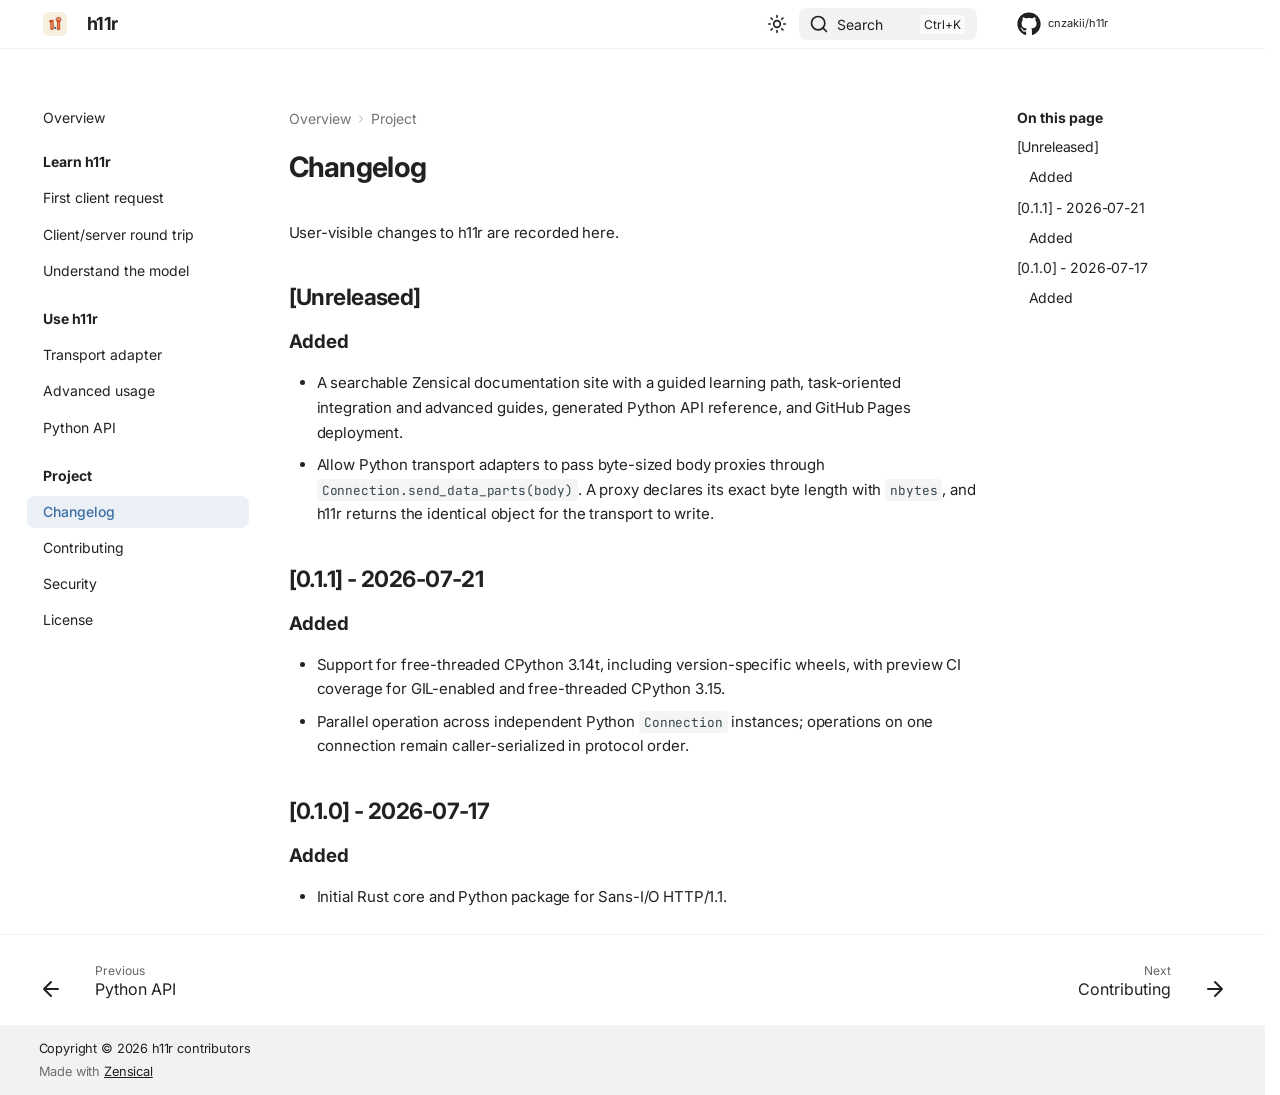
<file: dev/changelog/index.html>
<!doctype html>
<html lang="en" class="no-js">
  <head>
    
      <meta charset="utf-8">
      <meta name="viewport" content="width=device-width,initial-scale=1">
      
        <meta name="description" content="User-visible changes in each h11r release.">
      
      
        <meta name="author" content="h11r contributors">
      
      
        <link rel="canonical" href="https://cnzakii.github.io/h11r/dev/changelog/">
      
      
        <link rel="prev" href="../api/">
      
      
        <link rel="next" href="../contributing/">
      
      
        
      
      
      <link rel="icon" href="../assets/h11r.svg">
      <meta name="generator" content="zensical-0.0.51">
    
    
      
        <title>Changelog - h11r</title>
      
    
    
      
        
      
      <link rel="stylesheet" href="../assets/stylesheets/modern/main.62c9b9cc.min.css">
      
        
          
        
        <link rel="stylesheet" href="../assets/stylesheets/modern/palette.dfe2e883.min.css">
      
      


    
    
      
    
    
      
        
        
        <link rel="preconnect" href="https://fonts.gstatic.com" crossorigin>
        <link rel="stylesheet" href="https://fonts.googleapis.com/css?family=Inter:300,300i,400,400i,500,500i,700,700i%7CJetBrains+Mono:400,400i,700,700i&amp;display=fallback">
        <style>:root{--md-text-font:"Inter";--md-code-font:"JetBrains Mono"}</style>
      
    
    
      <link rel="stylesheet" href="../stylesheets/extra.css">
    
    <script>__md_scope=new URL("..",location),__md_scope.pathname.endsWith("/")||(__md_scope=new URL(__md_scope.pathname+"/",location)),__md_hash=e=>[...e].reduce(((e,t)=>(e<<5)-e+t.charCodeAt(0)),0),__md_get=(e,t=localStorage,_=__md_scope)=>JSON.parse(t.getItem(_.pathname+"."+e)),__md_set=(e,t,_=localStorage,a=__md_scope)=>{try{_.setItem(a.pathname+"."+e,JSON.stringify(t))}catch(e){}},document.documentElement.setAttribute("data-platform",navigator.platform)</script>
    
      

    
    
  </head>
  
  
    
    
      
    
    
    
    
    <body dir="ltr" data-md-color-scheme="default" data-md-color-primary="indigo" data-md-color-accent="indigo">
  
    
    <input class="md-toggle" data-md-toggle="drawer" type="checkbox" id="__drawer" autocomplete="off">
    <input class="md-toggle" data-md-toggle="search" type="checkbox" id="__search" autocomplete="off">
    <label class="md-overlay" for="__drawer" aria-label="Navigation"></label>
    <div data-md-component="skip">
      
        
        <a href="#changelog" class="md-skip">
          Skip to content
        </a>
      
    </div>
    <div data-md-component="announce">
      
    </div>
    
      <div data-md-color-scheme="default" data-md-component="outdated" hidden>
        
          <aside class="md-banner md-banner--warning">
            <div class="md-banner__inner md-grid md-typeset">
              
  <div class="version-notice">
    <strong>Not the latest stable documentation</strong>
    <span>This version may differ from the package installed from PyPI.</span>
    <a href="../..">View latest stable</a>
  </div>

            </div>
            <script>var el=document.querySelector("[data-md-component=outdated]"),base=new URL("..",location),outdated=__md_get("__outdated",sessionStorage,base);!0===outdated&&el&&(el.hidden=!1)</script>
          </aside>
        
      </div>
    
    
      

  

<header class="md-header md-header--shadow" data-md-component="header">
  <nav class="md-header__inner md-grid" aria-label="Header">
    <a href="./.." title="h11r" class="md-header__button md-logo" aria-label="h11r" data-md-component="logo">
      
  <img src="../assets/h11r.svg" alt="h11r">

    </a>
    <label class="md-header__button md-icon" for="__drawer" aria-label="Navigation">
      
      <svg xmlns="http://www.w3.org/2000/svg" fill="none" stroke="currentColor" stroke-linecap="round" stroke-linejoin="round" stroke-width="2" class="lucide lucide-menu" viewBox="0 0 24 24"><path d="M4 5h16M4 12h16M4 19h16"/></svg>
    </label>
    <div class="md-header__title" data-md-component="header-title">
      <div class="md-header__ellipsis">
        <div class="md-header__topic">
          <span class="md-ellipsis">
            h11r
          </span>
        </div>
        <div class="md-header__topic" data-md-component="header-topic">
          <span class="md-ellipsis">
            
              Changelog
            
          </span>
        </div>
      </div>
    </div>
    
      
        <form class="md-header__option" data-md-component="palette">
  
    
    
    
    <input class="md-option" data-md-color-media="none" data-md-color-scheme="default" data-md-color-primary="indigo" data-md-color-accent="indigo"  aria-label="Switch to dark mode"  type="radio" name="__palette" id="__palette_0">
    
      <label class="md-header__button md-icon" title="Switch to dark mode" for="__palette_1" hidden>
        <svg xmlns="http://www.w3.org/2000/svg" fill="none" stroke="currentColor" stroke-linecap="round" stroke-linejoin="round" stroke-width="2" class="lucide lucide-sun" viewBox="0 0 24 24"><circle cx="12" cy="12" r="4"/><path d="M12 2v2M12 20v2M4.93 4.93l1.41 1.41M17.66 17.66l1.41 1.41M2 12h2M20 12h2M6.34 17.66l-1.41 1.41M19.07 4.93l-1.41 1.41"/></svg>
      </label>
    
  
    
    
    
    <input class="md-option" data-md-color-media="none" data-md-color-scheme="slate" data-md-color-primary="indigo" data-md-color-accent="indigo"  aria-label="Switch to light mode"  type="radio" name="__palette" id="__palette_1">
    
      <label class="md-header__button md-icon" title="Switch to light mode" for="__palette_0" hidden>
        <svg xmlns="http://www.w3.org/2000/svg" fill="none" stroke="currentColor" stroke-linecap="round" stroke-linejoin="round" stroke-width="2" class="lucide lucide-moon" viewBox="0 0 24 24"><path d="M20.985 12.486a9 9 0 1 1-9.473-9.472c.405-.022.617.46.402.803a6 6 0 0 0 8.268 8.268c.344-.215.825-.004.803.401"/></svg>
      </label>
    
  
</form>
      
    
    
      <script>var palette=__md_get("__palette");if(palette&&palette.color){if("(prefers-color-scheme)"===palette.color.media){var media=matchMedia("(prefers-color-scheme: light)"),input=document.querySelector(media.matches?"[data-md-color-media='(prefers-color-scheme: light)']":"[data-md-color-media='(prefers-color-scheme: dark)']");palette.color.media=input.getAttribute("data-md-color-media"),palette.color.scheme=input.getAttribute("data-md-color-scheme"),palette.color.primary=input.getAttribute("data-md-color-primary"),palette.color.accent=input.getAttribute("data-md-color-accent")}for(var[key,value]of Object.entries(palette.color))document.body.setAttribute("data-md-color-"+key,value)}</script>
    
    
    
      
      
        <label class="md-header__button md-icon" for="__search" aria-label="Search">
          
          <svg xmlns="http://www.w3.org/2000/svg" fill="none" stroke="currentColor" stroke-linecap="round" stroke-linejoin="round" stroke-width="2" class="lucide lucide-search" viewBox="0 0 24 24"><path d="m21 21-4.34-4.34"/><circle cx="11" cy="11" r="8"/></svg>
        </label>
        <div class="md-search" data-md-component="search" role="dialog" aria-label="Search">
  <button type="button" class="md-search__button">
    Search
  </button>
</div>
      
    
    <div class="md-header__source">
      
        <a href="https://github.com/cnzakii/h11r" title="Go to repository" class="md-source" data-md-component="source">
  <div class="md-source__icon md-icon">
    
    <svg xmlns="http://www.w3.org/2000/svg" viewBox="0 0 512 512"><!--! Font Awesome Free 7.2.0 by @fontawesome - https://fontawesome.com License - https://fontawesome.com/license/free (Icons: CC BY 4.0, Fonts: SIL OFL 1.1, Code: MIT License) Copyright 2026 Fonticons, Inc.--><path fill="currentColor" d="M173.9 397.4c0 2-2.3 3.6-5.2 3.6-3.3.3-5.6-1.3-5.6-3.6 0-2 2.3-3.6 5.2-3.6 3-.3 5.6 1.3 5.6 3.6m-31.1-4.5c-.7 2 1.3 4.3 4.3 4.9 2.6 1 5.6 0 6.2-2s-1.3-4.3-4.3-5.2c-2.6-.7-5.5.3-6.2 2.3m44.2-1.7c-2.9.7-4.9 2.6-4.6 4.9.3 2 2.9 3.3 5.9 2.6 2.9-.7 4.9-2.6 4.6-4.6-.3-1.9-3-3.2-5.9-2.9M252.8 8C114.1 8 8 113.3 8 252c0 110.9 69.8 205.8 169.5 239.2 12.8 2.3 17.3-5.6 17.3-12.1 0-6.2-.3-40.4-.3-61.4 0 0-70 15-84.7-29.8 0 0-11.4-29.1-27.8-36.6 0 0-22.9-15.7 1.6-15.4 0 0 24.9 2 38.6 25.8 21.9 38.6 58.6 27.5 72.9 20.9 2.3-16 8.8-27.1 16-33.7-55.9-6.2-112.3-14.3-112.3-110.5 0-27.5 7.6-41.3 23.6-58.9-2.6-6.5-11.1-33.3 2.6-67.9 20.9-6.5 69 27 69 27 20-5.6 41.5-8.5 62.8-8.5s42.8 2.9 62.8 8.5c0 0 48.1-33.6 69-27 13.7 34.7 5.2 61.4 2.6 67.9 16 17.7 25.8 31.5 25.8 58.9 0 96.5-58.9 104.2-114.8 110.5 9.2 7.9 17 22.9 17 46.4 0 33.7-.3 75.4-.3 83.6 0 6.5 4.6 14.4 17.3 12.1C436.2 457.8 504 362.9 504 252 504 113.3 391.5 8 252.8 8M105.2 352.9c-1.3 1-1 3.3.7 5.2 1.6 1.6 3.9 2.3 5.2 1 1.3-1 1-3.3-.7-5.2-1.6-1.6-3.9-2.3-5.2-1m-10.8-8.1c-.7 1.3.3 2.9 2.3 3.9 1.6 1 3.6.7 4.3-.7.7-1.3-.3-2.9-2.3-3.9-2-.6-3.6-.3-4.3.7m32.4 35.6c-1.6 1.3-1 4.3 1.3 6.2 2.3 2.3 5.2 2.6 6.5 1 1.3-1.3.7-4.3-1.3-6.2-2.2-2.3-5.2-2.6-6.5-1m-11.4-14.7c-1.6 1-1.6 3.6 0 5.9s4.3 3.3 5.6 2.3c1.6-1.3 1.6-3.9 0-6.2-1.4-2.3-4-3.3-5.6-2"/></svg>
  </div>
  <div class="md-source__repository">
    cnzakii/h11r
  </div>
</a>
      
    </div>
  </nav>
  
</header>
    
    <div class="md-container" data-md-component="container">
      
      
        
          
        
      
      <main class="md-main" data-md-component="main">
        <div class="md-main__inner md-grid">
          
            
              
              <div class="md-sidebar md-sidebar--primary" data-md-component="sidebar" data-md-type="navigation" >
                <div class="md-sidebar__scrollwrap">
                  <div class="md-sidebar__inner">
                    



<nav class="md-nav md-nav--primary" aria-label="Navigation" data-md-level="0">
  <label class="md-nav__title" for="__drawer">
    <a href="./.." title="h11r" class="md-nav__button md-logo" aria-label="h11r" data-md-component="logo">
      
  <img src="../assets/h11r.svg" alt="h11r">

    </a>
    h11r
  </label>
  
    <div class="md-nav__source">
      <a href="https://github.com/cnzakii/h11r" title="Go to repository" class="md-source" data-md-component="source">
  <div class="md-source__icon md-icon">
    
    <svg xmlns="http://www.w3.org/2000/svg" viewBox="0 0 512 512"><!--! Font Awesome Free 7.2.0 by @fontawesome - https://fontawesome.com License - https://fontawesome.com/license/free (Icons: CC BY 4.0, Fonts: SIL OFL 1.1, Code: MIT License) Copyright 2026 Fonticons, Inc.--><path fill="currentColor" d="M173.9 397.4c0 2-2.3 3.6-5.2 3.6-3.3.3-5.6-1.3-5.6-3.6 0-2 2.3-3.6 5.2-3.6 3-.3 5.6 1.3 5.6 3.6m-31.1-4.5c-.7 2 1.3 4.3 4.3 4.9 2.6 1 5.6 0 6.2-2s-1.3-4.3-4.3-5.2c-2.6-.7-5.5.3-6.2 2.3m44.2-1.7c-2.9.7-4.9 2.6-4.6 4.9.3 2 2.9 3.3 5.9 2.6 2.9-.7 4.9-2.6 4.6-4.6-.3-1.9-3-3.2-5.9-2.9M252.8 8C114.1 8 8 113.3 8 252c0 110.9 69.8 205.8 169.5 239.2 12.8 2.3 17.3-5.6 17.3-12.1 0-6.2-.3-40.4-.3-61.4 0 0-70 15-84.7-29.8 0 0-11.4-29.1-27.8-36.6 0 0-22.9-15.7 1.6-15.4 0 0 24.9 2 38.6 25.8 21.9 38.6 58.6 27.5 72.9 20.9 2.3-16 8.8-27.1 16-33.7-55.9-6.2-112.3-14.3-112.3-110.5 0-27.5 7.6-41.3 23.6-58.9-2.6-6.5-11.1-33.3 2.6-67.9 20.9-6.5 69 27 69 27 20-5.6 41.5-8.5 62.8-8.5s42.8 2.9 62.8 8.5c0 0 48.1-33.6 69-27 13.7 34.7 5.2 61.4 2.6 67.9 16 17.7 25.8 31.5 25.8 58.9 0 96.5-58.9 104.2-114.8 110.5 9.2 7.9 17 22.9 17 46.4 0 33.7-.3 75.4-.3 83.6 0 6.5 4.6 14.4 17.3 12.1C436.2 457.8 504 362.9 504 252 504 113.3 391.5 8 252.8 8M105.2 352.9c-1.3 1-1 3.3.7 5.2 1.6 1.6 3.9 2.3 5.2 1 1.3-1 1-3.3-.7-5.2-1.6-1.6-3.9-2.3-5.2-1m-10.8-8.1c-.7 1.3.3 2.9 2.3 3.9 1.6 1 3.6.7 4.3-.7.7-1.3-.3-2.9-2.3-3.9-2-.6-3.6-.3-4.3.7m32.4 35.6c-1.6 1.3-1 4.3 1.3 6.2 2.3 2.3 5.2 2.6 6.5 1 1.3-1.3.7-4.3-1.3-6.2-2.2-2.3-5.2-2.6-6.5-1m-11.4-14.7c-1.6 1-1.6 3.6 0 5.9s4.3 3.3 5.6 2.3c1.6-1.3 1.6-3.9 0-6.2-1.4-2.3-4-3.3-5.6-2"/></svg>
  </div>
  <div class="md-source__repository">
    cnzakii/h11r
  </div>
</a>
    </div>
  
  <ul class="md-nav__list" data-md-scrollfix>
    
      
      
  
  
  
  
    <li class="md-nav__item">
      <a href="./.." class="md-nav__link">
        
  
  
  <span class="md-ellipsis">
    
  
  Overview

    
  </span>
  
  

      </a>
    </li>
  

    
      
      
  
  
  
  
    
    
    
    
      
        
        
      
    
    
    <li class="md-nav__item md-nav__item--section md-nav__item--nested">
      
        
        
        <input class="md-nav__toggle md-toggle " type="checkbox" id="__nav_2" >
        
          
          <label class="md-nav__link" for="__nav_2" id="__nav_2_label" tabindex="">
            
  
  
  <span class="md-ellipsis">
    
  
  Learn h11r

    
  </span>
  
  

            <span class="md-nav__icon md-icon"></span>
          </label>
        
        <nav class="md-nav" data-md-level="1" aria-labelledby="__nav_2_label" aria-expanded="false">
          <label class="md-nav__title" for="__nav_2">
            <span class="md-nav__icon md-icon"></span>
            
  
  Learn h11r

          </label>
          <ul class="md-nav__list" data-md-scrollfix>
            
              
                
  
  
  
  
    <li class="md-nav__item">
      <a href="../getting-started/" class="md-nav__link">
        
  
  
  <span class="md-ellipsis">
    
  
  First client request

    
  </span>
  
  

      </a>
    </li>
  

              
            
              
                
  
  
  
  
    <li class="md-nav__item">
      <a href="../round-trip/" class="md-nav__link">
        
  
  
  <span class="md-ellipsis">
    
  
  Client/server round trip

    
  </span>
  
  

      </a>
    </li>
  

              
            
              
                
  
  
  
  
    <li class="md-nav__item">
      <a href="../concepts/" class="md-nav__link">
        
  
  
  <span class="md-ellipsis">
    
  
  Understand the model

    
  </span>
  
  

      </a>
    </li>
  

              
            
          </ul>
        </nav>
      
    </li>
  

    
      
      
  
  
  
  
    
    
    
    
      
        
        
      
    
    
    <li class="md-nav__item md-nav__item--section md-nav__item--nested">
      
        
        
        <input class="md-nav__toggle md-toggle " type="checkbox" id="__nav_3" >
        
          
          <label class="md-nav__link" for="__nav_3" id="__nav_3_label" tabindex="">
            
  
  
  <span class="md-ellipsis">
    
  
  Use h11r

    
  </span>
  
  

            <span class="md-nav__icon md-icon"></span>
          </label>
        
        <nav class="md-nav" data-md-level="1" aria-labelledby="__nav_3_label" aria-expanded="false">
          <label class="md-nav__title" for="__nav_3">
            <span class="md-nav__icon md-icon"></span>
            
  
  Use h11r

          </label>
          <ul class="md-nav__list" data-md-scrollfix>
            
              
                
  
  
  
  
    <li class="md-nav__item">
      <a href="../integration/" class="md-nav__link">
        
  
  
  <span class="md-ellipsis">
    
  
  Transport adapter

    
  </span>
  
  

      </a>
    </li>
  

              
            
              
                
  
  
  
  
    <li class="md-nav__item">
      <a href="../advanced/" class="md-nav__link">
        
  
  
  <span class="md-ellipsis">
    
  
  Advanced usage

    
  </span>
  
  

      </a>
    </li>
  

              
            
              
                
  
  
  
  
    <li class="md-nav__item">
      <a href="../api/" class="md-nav__link">
        
  
  
  <span class="md-ellipsis">
    
  
  Python API

    
  </span>
  
  

      </a>
    </li>
  

              
            
          </ul>
        </nav>
      
    </li>
  

    
      
      
  
  
    
  
  
  
    
    
    
    
      
        
        
      
    
    
    <li class="md-nav__item md-nav__item--active md-nav__item--section md-nav__item--nested">
      
        
        
        <input class="md-nav__toggle md-toggle " type="checkbox" id="__nav_4" checked>
        
          
          <label class="md-nav__link" for="__nav_4" id="__nav_4_label" tabindex="">
            
  
  
  <span class="md-ellipsis">
    
  
  Project

    
  </span>
  
  

            <span class="md-nav__icon md-icon"></span>
          </label>
        
        <nav class="md-nav" data-md-level="1" aria-labelledby="__nav_4_label" aria-expanded="true">
          <label class="md-nav__title" for="__nav_4">
            <span class="md-nav__icon md-icon"></span>
            
  
  Project

          </label>
          <ul class="md-nav__list" data-md-scrollfix>
            
              
                
  
  
    
  
  
  
    <li class="md-nav__item md-nav__item--active">
      
      
      
      
        
      
      
        <label class="md-nav__link md-nav__link--active" for="__toc">
          
  
  
  <span class="md-ellipsis">
    
  
  Changelog

    
  </span>
  
  

          <span class="md-nav__icon md-icon"></span>
        </label>
      
      <a href="././" class="md-nav__link md-nav__link--active">
        
  
  
  <span class="md-ellipsis">
    
  
  Changelog

    
  </span>
  
  

      </a>
      
        


<nav class="md-nav md-nav--secondary" aria-label="On this page">
  
  
  
    
  
  
    <label class="md-nav__title" for="__toc">
      <span class="md-nav__icon md-icon"></span>
      On this page
    </label>
    <ul class="md-nav__list" data-md-component="toc" data-md-scrollfix>
      
        <li class="md-nav__item">
  <a href="#unreleased" class="md-nav__link">
    <span class="md-ellipsis">
      <span class="md-typeset">
        [Unreleased]
      </span>
    </span>
  </a>
  
    <nav class="md-nav" aria-label="[Unreleased]">
      <ul class="md-nav__list">
        
          <li class="md-nav__item">
  <a href="#added" class="md-nav__link">
    <span class="md-ellipsis">
      <span class="md-typeset">
        Added
      </span>
    </span>
  </a>
  
</li>
        
      </ul>
    </nav>
  
</li>
      
        <li class="md-nav__item">
  <a href="#011-2026-07-21" class="md-nav__link">
    <span class="md-ellipsis">
      <span class="md-typeset">
        [0.1.1] - 2026-07-21
      </span>
    </span>
  </a>
  
    <nav class="md-nav" aria-label="[0.1.1] - 2026-07-21">
      <ul class="md-nav__list">
        
          <li class="md-nav__item">
  <a href="#added_1" class="md-nav__link">
    <span class="md-ellipsis">
      <span class="md-typeset">
        Added
      </span>
    </span>
  </a>
  
</li>
        
      </ul>
    </nav>
  
</li>
      
        <li class="md-nav__item">
  <a href="#010-2026-07-17" class="md-nav__link">
    <span class="md-ellipsis">
      <span class="md-typeset">
        [0.1.0] - 2026-07-17
      </span>
    </span>
  </a>
  
    <nav class="md-nav" aria-label="[0.1.0] - 2026-07-17">
      <ul class="md-nav__list">
        
          <li class="md-nav__item">
  <a href="#added_2" class="md-nav__link">
    <span class="md-ellipsis">
      <span class="md-typeset">
        Added
      </span>
    </span>
  </a>
  
</li>
        
      </ul>
    </nav>
  
</li>
      
    </ul>
  
</nav>
      
    </li>
  

              
            
              
                
  
  
  
  
    <li class="md-nav__item">
      <a href="../contributing/" class="md-nav__link">
        
  
  
  <span class="md-ellipsis">
    
  
  Contributing

    
  </span>
  
  

      </a>
    </li>
  

              
            
              
                
  
  
  
  
    <li class="md-nav__item">
      <a href="../security/" class="md-nav__link">
        
  
  
  <span class="md-ellipsis">
    
  
  Security

    
  </span>
  
  

      </a>
    </li>
  

              
            
              
                
  
  
  
  
    <li class="md-nav__item">
      <a href="../license/" class="md-nav__link">
        
  
  
  <span class="md-ellipsis">
    
  
  License

    
  </span>
  
  

      </a>
    </li>
  

              
            
          </ul>
        </nav>
      
    </li>
  

    
  </ul>
</nav>
                  </div>
                </div>
              </div>
            
            
              
              <div class="md-sidebar md-sidebar--secondary" data-md-component="sidebar" data-md-type="toc" >
                <div class="md-sidebar__scrollwrap">
                  
                    
                    
                    
                      
                    
                    
                      <input class="md-nav__toggle md-toggle" type="checkbox" id="__toc">
                      <div class="md-sidebar-button__wrapper">
                        <label class="md-sidebar-button" for="__toc"></label>
                      </div>
                    
                  
                  <div class="md-sidebar__inner">
                    


<nav class="md-nav md-nav--secondary" aria-label="On this page">
  
  
  
    
  
  
    <label class="md-nav__title" for="__toc">
      <span class="md-nav__icon md-icon"></span>
      On this page
    </label>
    <ul class="md-nav__list" data-md-component="toc" data-md-scrollfix>
      
        <li class="md-nav__item">
  <a href="#unreleased" class="md-nav__link">
    <span class="md-ellipsis">
      <span class="md-typeset">
        [Unreleased]
      </span>
    </span>
  </a>
  
    <nav class="md-nav" aria-label="[Unreleased]">
      <ul class="md-nav__list">
        
          <li class="md-nav__item">
  <a href="#added" class="md-nav__link">
    <span class="md-ellipsis">
      <span class="md-typeset">
        Added
      </span>
    </span>
  </a>
  
</li>
        
      </ul>
    </nav>
  
</li>
      
        <li class="md-nav__item">
  <a href="#011-2026-07-21" class="md-nav__link">
    <span class="md-ellipsis">
      <span class="md-typeset">
        [0.1.1] - 2026-07-21
      </span>
    </span>
  </a>
  
    <nav class="md-nav" aria-label="[0.1.1] - 2026-07-21">
      <ul class="md-nav__list">
        
          <li class="md-nav__item">
  <a href="#added_1" class="md-nav__link">
    <span class="md-ellipsis">
      <span class="md-typeset">
        Added
      </span>
    </span>
  </a>
  
</li>
        
      </ul>
    </nav>
  
</li>
      
        <li class="md-nav__item">
  <a href="#010-2026-07-17" class="md-nav__link">
    <span class="md-ellipsis">
      <span class="md-typeset">
        [0.1.0] - 2026-07-17
      </span>
    </span>
  </a>
  
    <nav class="md-nav" aria-label="[0.1.0] - 2026-07-17">
      <ul class="md-nav__list">
        
          <li class="md-nav__item">
  <a href="#added_2" class="md-nav__link">
    <span class="md-ellipsis">
      <span class="md-typeset">
        Added
      </span>
    </span>
  </a>
  
</li>
        
      </ul>
    </nav>
  
</li>
      
    </ul>
  
</nav>
                  </div>
                </div>
              </div>
            
          
          
            <div class="md-content" data-md-component="content">
              
                



  


  <nav class="md-path" aria-label="Navigation" >
    <ol class="md-path__list">
      
        
  
  
    <li class="md-path__item">
      <a href="./.." class="md-path__link">
        
  
  <span class="md-ellipsis">
    Overview
  </span>

      </a>
    </li>
  

      
      
        
  
  
    
    
    
    
    
      <li class="md-path__item">
        <a href="././" class="md-path__link">
          
  
  <span class="md-ellipsis">
    Project
  </span>

        </a>
      </li>
    
  

      
    </ol>
  </nav>

              
              <article class="md-content__inner md-typeset">
                
                  
  
  


<h1 id="changelog">Changelog<a class="headerlink" href="#changelog" title="Permanent link">&para;</a></h1>
<p>User-visible changes to h11r are recorded here.</p>
<h2 id="unreleased">[Unreleased]<a class="headerlink" href="#unreleased" title="Permanent link">&para;</a></h2>
<h3 id="added">Added<a class="headerlink" href="#added" title="Permanent link">&para;</a></h3>
<ul>
<li>A searchable Zensical documentation site with a guided learning path,
  task-oriented integration and advanced guides, generated Python API
  reference, and GitHub Pages deployment.</li>
<li>Allow Python transport adapters to pass byte-sized body proxies through
  <code>Connection.send_data_parts(body)</code>. A proxy declares its exact byte length
  with <code>nbytes</code>, and h11r returns the identical object for the transport to
  write.</li>
</ul>
<h2 id="011-2026-07-21">[0.1.1] - 2026-07-21<a class="headerlink" href="#011-2026-07-21" title="Permanent link">&para;</a></h2>
<h3 id="added_1">Added<a class="headerlink" href="#added_1" title="Permanent link">&para;</a></h3>
<ul>
<li>Support for free-threaded CPython 3.14t, including version-specific wheels,
  with preview CI coverage for GIL-enabled and free-threaded CPython 3.15.</li>
<li>Parallel operation across independent Python <code>Connection</code> instances;
  operations on one connection remain caller-serialized in protocol order.</li>
</ul>
<h2 id="010-2026-07-17">[0.1.0] - 2026-07-17<a class="headerlink" href="#010-2026-07-17" title="Permanent link">&para;</a></h2>
<h3 id="added_2">Added<a class="headerlink" href="#added_2" title="Permanent link">&para;</a></h3>
<ul>
<li>Initial Rust core and Python package for Sans-I/O HTTP/1.1.</li>
</ul>









  
  






                
              </article>
            </div>
          
          
<script>var target=document.getElementById(location.hash.slice(1));target&&target.name&&(target.checked=target.name.startsWith("__tabbed_"))</script>
        </div>
        
          <button type="button" class="md-top md-icon" data-md-component="top" hidden>
  
  <svg xmlns="http://www.w3.org/2000/svg" fill="none" stroke="currentColor" stroke-linecap="round" stroke-linejoin="round" stroke-width="2" class="lucide lucide-circle-arrow-up" viewBox="0 0 24 24"><circle cx="12" cy="12" r="10"/><path d="m16 12-4-4-4 4M12 16V8"/></svg>
  Back to top
</button>
        
      </main>
      
        <footer class="md-footer">
  
    
      
      <nav class="md-footer__inner md-grid" aria-label="Footer" >
        
          
          <a href="../api/" class="md-footer__link md-footer__link--prev" aria-label="Previous: Python API">
            <div class="md-footer__button md-icon">
              
              <svg xmlns="http://www.w3.org/2000/svg" fill="none" stroke="currentColor" stroke-linecap="round" stroke-linejoin="round" stroke-width="2" class="lucide lucide-arrow-left" viewBox="0 0 24 24"><path d="m12 19-7-7 7-7M19 12H5"/></svg>
            </div>
            <div class="md-footer__title">
              <span class="md-footer__direction">
                Previous
              </span>
              <div class="md-ellipsis">
                Python API
              </div>
            </div>
          </a>
        
        
          
          <a href="../contributing/" class="md-footer__link md-footer__link--next" aria-label="Next: Contributing">
            <div class="md-footer__title">
              <span class="md-footer__direction">
                Next
              </span>
              <div class="md-ellipsis">
                Contributing
              </div>
            </div>
            <div class="md-footer__button md-icon">
              
              <svg xmlns="http://www.w3.org/2000/svg" fill="none" stroke="currentColor" stroke-linecap="round" stroke-linejoin="round" stroke-width="2" class="lucide lucide-arrow-right" viewBox="0 0 24 24"><path d="M5 12h14M12 5l7 7-7 7"/></svg>
            </div>
          </a>
        
      </nav>
    
  
  <div class="md-footer-meta md-typeset">
    <div class="md-footer-meta__inner md-grid">
      <div class="md-copyright">
  
    <div class="md-copyright__highlight">
      Copyright &copy; 2026 h11r contributors
    </div>
  
  
    Made with
    <a href="https://zensical.org/" target="_blank" rel="noopener">
      Zensical
    </a>
  
</div>
      
    </div>
  </div>
</footer>
      
    </div>
    <div class="md-dialog" data-md-component="dialog">
      <div class="md-dialog__inner md-typeset"></div>
    </div>
    
      <div class="md-progress" data-md-component="progress" role="progressbar"></div>
    
    
    
      
      
      <script id="__config" type="application/json">{"annotate":null,"base":"..","features":["content.code.copy","navigation.footer","navigation.instant","navigation.instant.progress","navigation.path","navigation.sections","navigation.top","navigation.tracking","search.highlight","toc.follow"],"search":"../assets/javascripts/workers/search.b6b7e04f.min.js","tags":null,"translations":{"clipboard.copied":"Copied to clipboard","clipboard.copy":"Copy to clipboard","search.result.more.one":"1 more on this page","search.result.more.other":"# more on this page","search.result.none":"No matching documents","search.result.one":"1 matching document","search.result.other":"# matching documents","search.result.placeholder":"Type to start searching","search.result.term.missing":"Missing","select.version":"Select version"},"version":{"alias":true,"default":"latest","provider":"mike"}}</script>
    
    
      <script src="../assets/javascripts/bundle.d7f30b55.min.js"></script>
      
    
  </body>
</html>
</file>
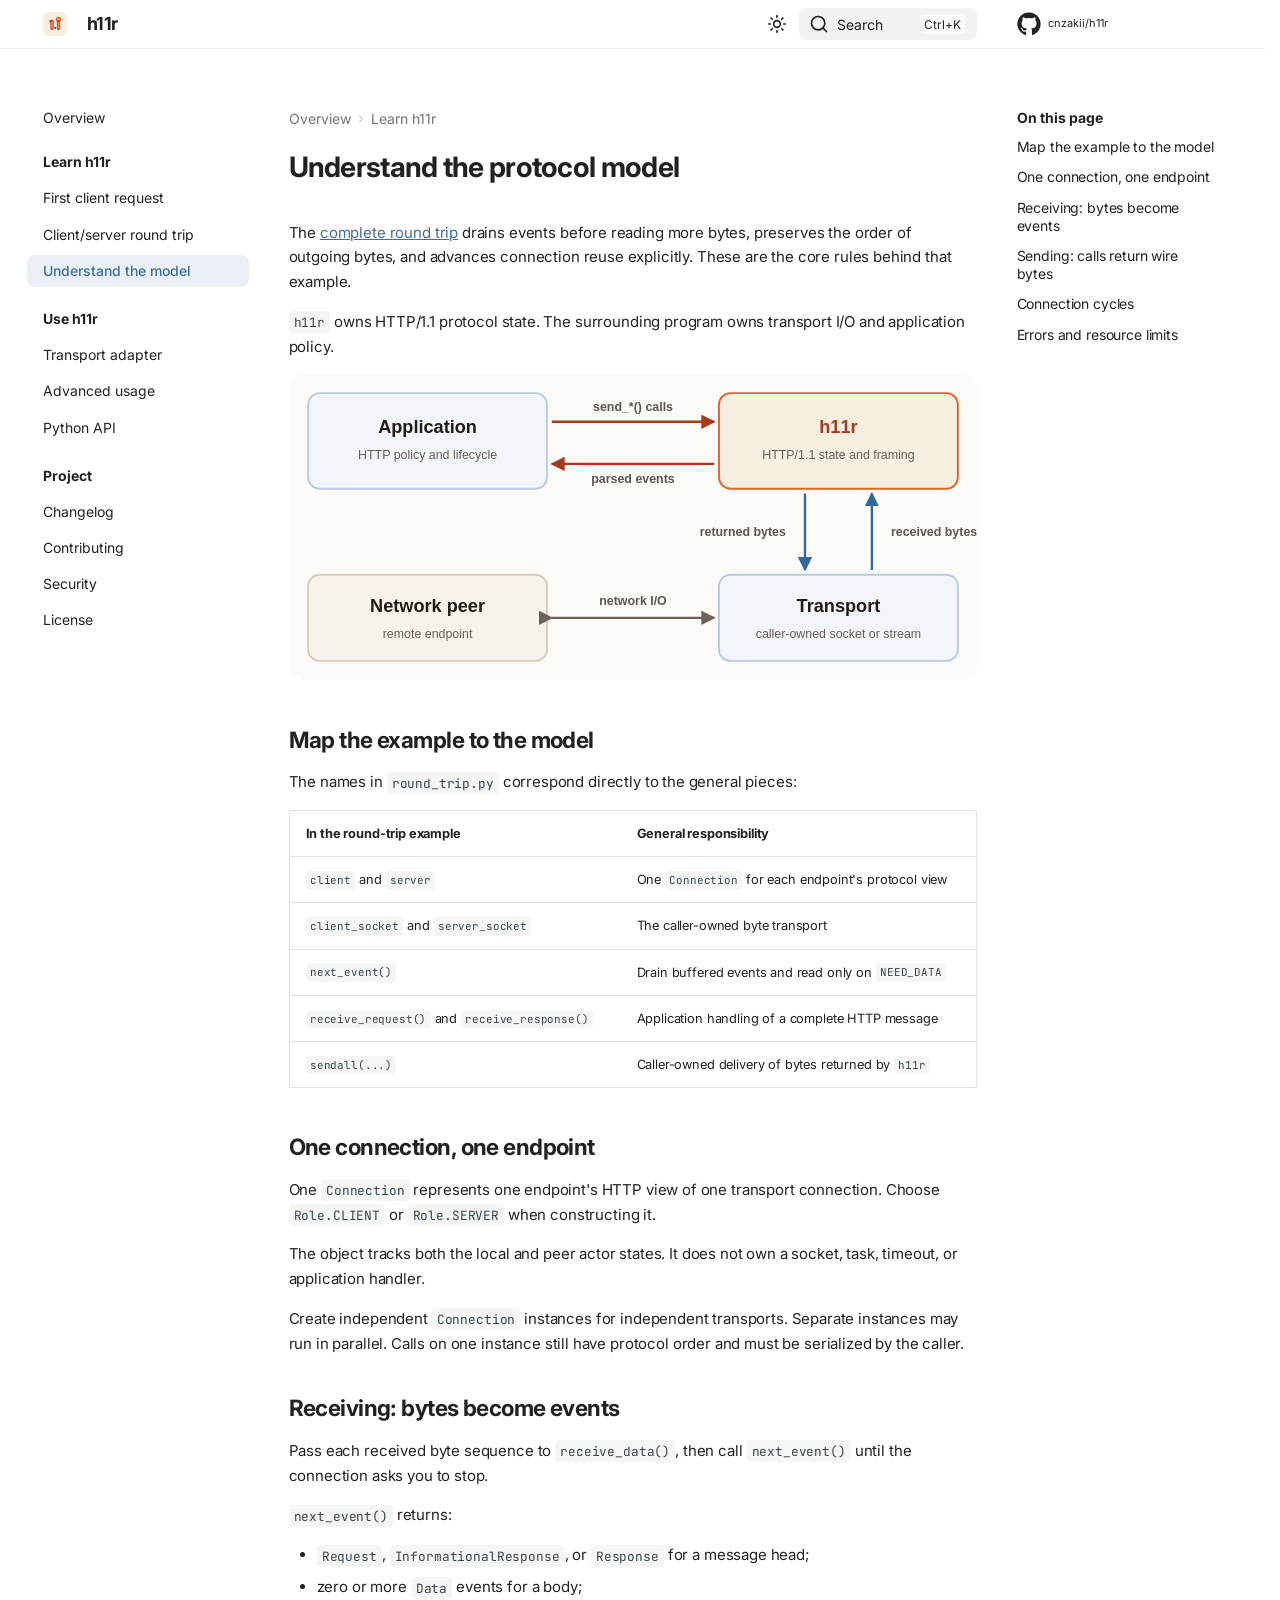
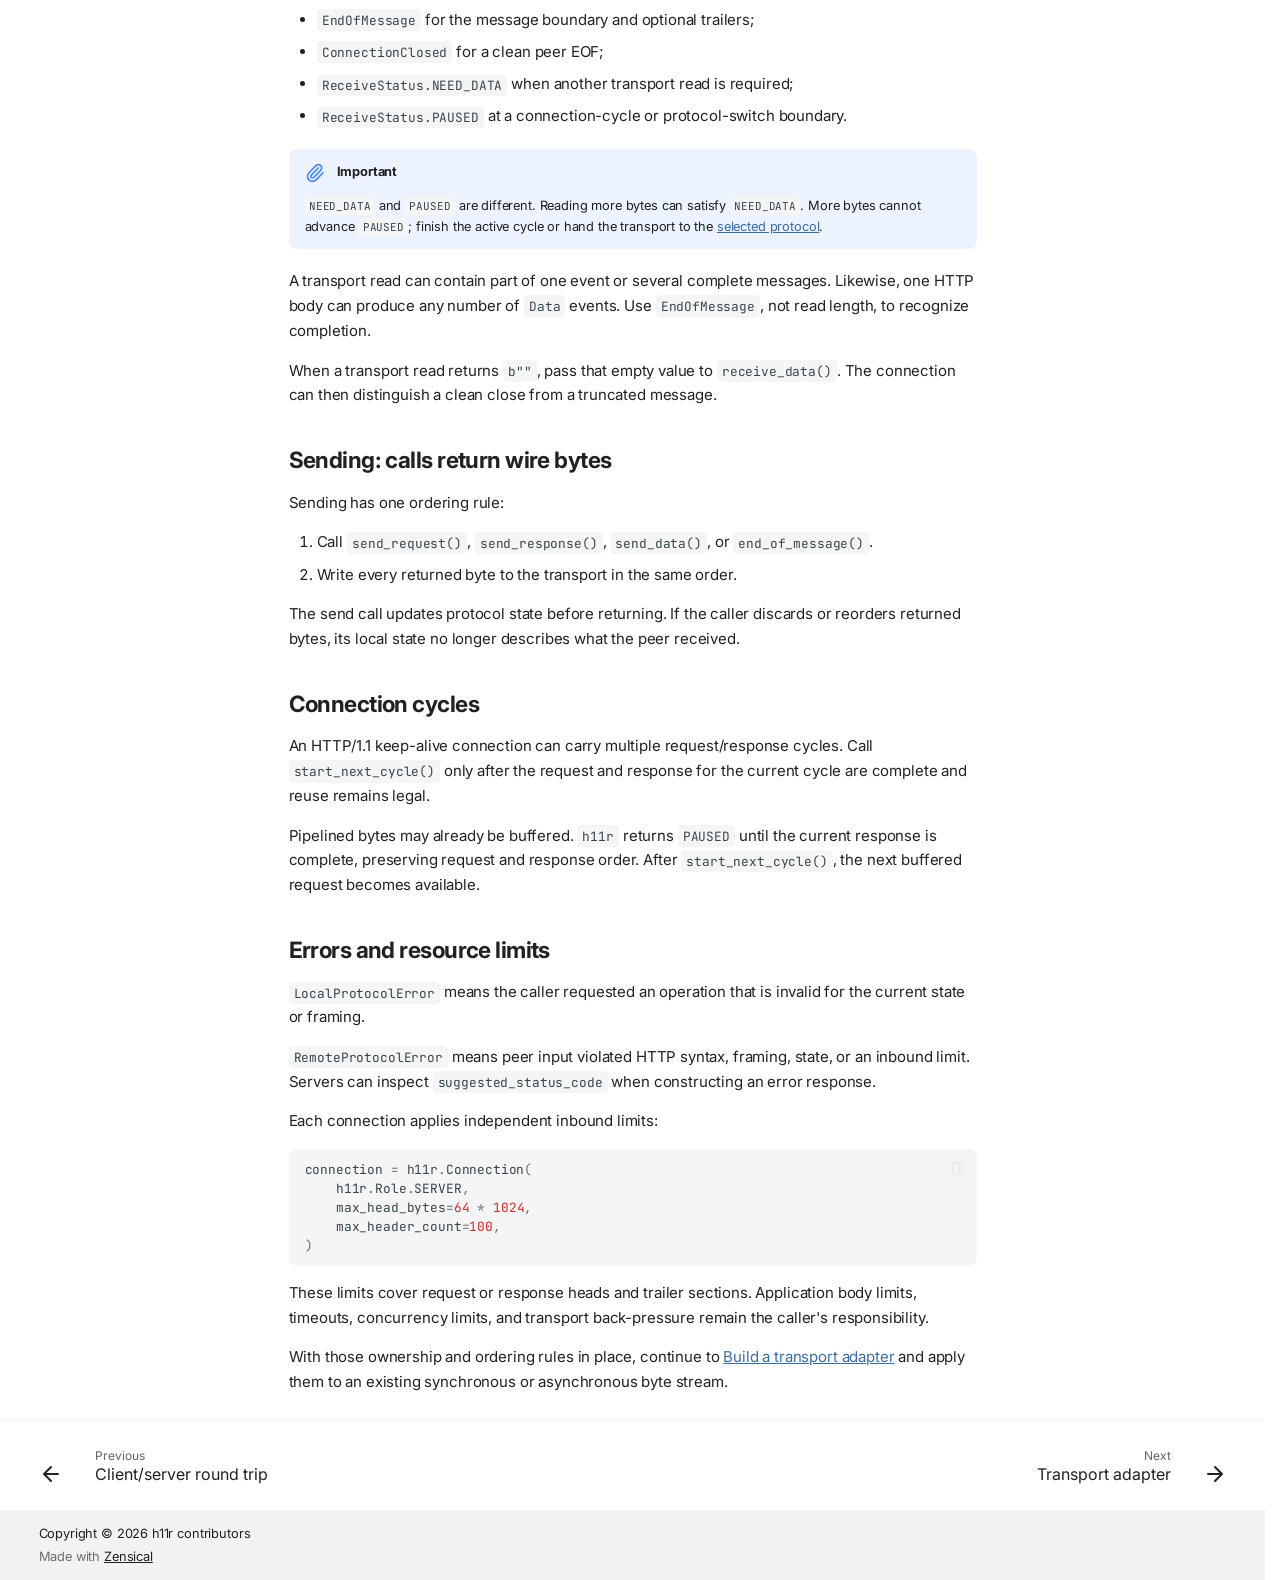
<file: dev/concepts/index.html>
<!doctype html>
<html lang="en" class="no-js">
  <head>
    
      <meta charset="utf-8">
      <meta name="viewport" content="width=device-width,initial-scale=1">
      
        <meta name="description" content="Understand h11r's Sans-I/O boundary, event flow, connection cycles, and errors.">
      
      
        <meta name="author" content="h11r contributors">
      
      
        <link rel="canonical" href="https://cnzakii.github.io/h11r/dev/concepts/">
      
      
        <link rel="prev" href="../round-trip/">
      
      
        <link rel="next" href="../integration/">
      
      
        
      
      
      <link rel="icon" href="../assets/h11r.svg">
      <meta name="generator" content="zensical-0.0.51">
    
    
      
        <title>Understand the protocol model - h11r</title>
      
    
    
      
        
      
      <link rel="stylesheet" href="../assets/stylesheets/modern/main.62c9b9cc.min.css">
      
        
          
        
        <link rel="stylesheet" href="../assets/stylesheets/modern/palette.dfe2e883.min.css">
      
      


    
    
      
    
    
      
        
        
        <link rel="preconnect" href="https://fonts.gstatic.com" crossorigin>
        <link rel="stylesheet" href="https://fonts.googleapis.com/css?family=Inter:300,300i,400,400i,500,500i,700,700i%7CJetBrains+Mono:400,400i,700,700i&amp;display=fallback">
        <style>:root{--md-text-font:"Inter";--md-code-font:"JetBrains Mono"}</style>
      
    
    
      <link rel="stylesheet" href="../stylesheets/extra.css">
    
    <script>__md_scope=new URL("..",location),__md_scope.pathname.endsWith("/")||(__md_scope=new URL(__md_scope.pathname+"/",location)),__md_hash=e=>[...e].reduce(((e,t)=>(e<<5)-e+t.charCodeAt(0)),0),__md_get=(e,t=localStorage,_=__md_scope)=>JSON.parse(t.getItem(_.pathname+"."+e)),__md_set=(e,t,_=localStorage,a=__md_scope)=>{try{_.setItem(a.pathname+"."+e,JSON.stringify(t))}catch(e){}},document.documentElement.setAttribute("data-platform",navigator.platform)</script>
    
      

    
    
  </head>
  
  
    
    
      
    
    
    
    
    <body dir="ltr" data-md-color-scheme="default" data-md-color-primary="indigo" data-md-color-accent="indigo">
  
    
    <input class="md-toggle" data-md-toggle="drawer" type="checkbox" id="__drawer" autocomplete="off">
    <input class="md-toggle" data-md-toggle="search" type="checkbox" id="__search" autocomplete="off">
    <label class="md-overlay" for="__drawer" aria-label="Navigation"></label>
    <div data-md-component="skip">
      
        
        <a href="#understand-the-protocol-model" class="md-skip">
          Skip to content
        </a>
      
    </div>
    <div data-md-component="announce">
      
    </div>
    
      <div data-md-color-scheme="default" data-md-component="outdated" hidden>
        
          <aside class="md-banner md-banner--warning">
            <div class="md-banner__inner md-grid md-typeset">
              
  <div class="version-notice">
    <strong>Not the latest stable documentation</strong>
    <span>This version may differ from the package installed from PyPI.</span>
    <a href="../..">View latest stable</a>
  </div>

            </div>
            <script>var el=document.querySelector("[data-md-component=outdated]"),base=new URL("..",location),outdated=__md_get("__outdated",sessionStorage,base);!0===outdated&&el&&(el.hidden=!1)</script>
          </aside>
        
      </div>
    
    
      

  

<header class="md-header md-header--shadow" data-md-component="header">
  <nav class="md-header__inner md-grid" aria-label="Header">
    <a href="./.." title="h11r" class="md-header__button md-logo" aria-label="h11r" data-md-component="logo">
      
  <img src="../assets/h11r.svg" alt="h11r">

    </a>
    <label class="md-header__button md-icon" for="__drawer" aria-label="Navigation">
      
      <svg xmlns="http://www.w3.org/2000/svg" fill="none" stroke="currentColor" stroke-linecap="round" stroke-linejoin="round" stroke-width="2" class="lucide lucide-menu" viewBox="0 0 24 24"><path d="M4 5h16M4 12h16M4 19h16"/></svg>
    </label>
    <div class="md-header__title" data-md-component="header-title">
      <div class="md-header__ellipsis">
        <div class="md-header__topic">
          <span class="md-ellipsis">
            h11r
          </span>
        </div>
        <div class="md-header__topic" data-md-component="header-topic">
          <span class="md-ellipsis">
            
              Understand the protocol model
            
          </span>
        </div>
      </div>
    </div>
    
      
        <form class="md-header__option" data-md-component="palette">
  
    
    
    
    <input class="md-option" data-md-color-media="none" data-md-color-scheme="default" data-md-color-primary="indigo" data-md-color-accent="indigo"  aria-label="Switch to dark mode"  type="radio" name="__palette" id="__palette_0">
    
      <label class="md-header__button md-icon" title="Switch to dark mode" for="__palette_1" hidden>
        <svg xmlns="http://www.w3.org/2000/svg" fill="none" stroke="currentColor" stroke-linecap="round" stroke-linejoin="round" stroke-width="2" class="lucide lucide-sun" viewBox="0 0 24 24"><circle cx="12" cy="12" r="4"/><path d="M12 2v2M12 20v2M4.93 4.93l1.41 1.41M17.66 17.66l1.41 1.41M2 12h2M20 12h2M6.34 17.66l-1.41 1.41M19.07 4.93l-1.41 1.41"/></svg>
      </label>
    
  
    
    
    
    <input class="md-option" data-md-color-media="none" data-md-color-scheme="slate" data-md-color-primary="indigo" data-md-color-accent="indigo"  aria-label="Switch to light mode"  type="radio" name="__palette" id="__palette_1">
    
      <label class="md-header__button md-icon" title="Switch to light mode" for="__palette_0" hidden>
        <svg xmlns="http://www.w3.org/2000/svg" fill="none" stroke="currentColor" stroke-linecap="round" stroke-linejoin="round" stroke-width="2" class="lucide lucide-moon" viewBox="0 0 24 24"><path d="M20.985 12.486a9 9 0 1 1-9.473-9.472c.405-.022.617.46.402.803a6 6 0 0 0 8.268 8.268c.344-.215.825-.004.803.401"/></svg>
      </label>
    
  
</form>
      
    
    
      <script>var palette=__md_get("__palette");if(palette&&palette.color){if("(prefers-color-scheme)"===palette.color.media){var media=matchMedia("(prefers-color-scheme: light)"),input=document.querySelector(media.matches?"[data-md-color-media='(prefers-color-scheme: light)']":"[data-md-color-media='(prefers-color-scheme: dark)']");palette.color.media=input.getAttribute("data-md-color-media"),palette.color.scheme=input.getAttribute("data-md-color-scheme"),palette.color.primary=input.getAttribute("data-md-color-primary"),palette.color.accent=input.getAttribute("data-md-color-accent")}for(var[key,value]of Object.entries(palette.color))document.body.setAttribute("data-md-color-"+key,value)}</script>
    
    
    
      
      
        <label class="md-header__button md-icon" for="__search" aria-label="Search">
          
          <svg xmlns="http://www.w3.org/2000/svg" fill="none" stroke="currentColor" stroke-linecap="round" stroke-linejoin="round" stroke-width="2" class="lucide lucide-search" viewBox="0 0 24 24"><path d="m21 21-4.34-4.34"/><circle cx="11" cy="11" r="8"/></svg>
        </label>
        <div class="md-search" data-md-component="search" role="dialog" aria-label="Search">
  <button type="button" class="md-search__button">
    Search
  </button>
</div>
      
    
    <div class="md-header__source">
      
        <a href="https://github.com/cnzakii/h11r" title="Go to repository" class="md-source" data-md-component="source">
  <div class="md-source__icon md-icon">
    
    <svg xmlns="http://www.w3.org/2000/svg" viewBox="0 0 512 512"><!--! Font Awesome Free 7.2.0 by @fontawesome - https://fontawesome.com License - https://fontawesome.com/license/free (Icons: CC BY 4.0, Fonts: SIL OFL 1.1, Code: MIT License) Copyright 2026 Fonticons, Inc.--><path fill="currentColor" d="M173.9 397.4c0 2-2.3 3.6-5.2 3.6-3.3.3-5.6-1.3-5.6-3.6 0-2 2.3-3.6 5.2-3.6 3-.3 5.6 1.3 5.6 3.6m-31.1-4.5c-.7 2 1.3 4.3 4.3 4.9 2.6 1 5.6 0 6.2-2s-1.3-4.3-4.3-5.2c-2.6-.7-5.5.3-6.2 2.3m44.2-1.7c-2.9.7-4.9 2.6-4.6 4.9.3 2 2.9 3.3 5.9 2.6 2.9-.7 4.9-2.6 4.6-4.6-.3-1.9-3-3.2-5.9-2.9M252.8 8C114.1 8 8 113.3 8 252c0 110.9 69.8 205.8 169.5 239.2 12.8 2.3 17.3-5.6 17.3-12.1 0-6.2-.3-40.4-.3-61.4 0 0-70 15-84.7-29.8 0 0-11.4-29.1-27.8-36.6 0 0-22.9-15.7 1.6-15.4 0 0 24.9 2 38.6 25.8 21.9 38.6 58.6 27.5 72.9 20.9 2.3-16 8.8-27.1 16-33.7-55.9-6.2-112.3-14.3-112.3-110.5 0-27.5 7.6-41.3 23.6-58.9-2.6-6.5-11.1-33.3 2.6-67.9 20.9-6.5 69 27 69 27 20-5.6 41.5-8.5 62.8-8.5s42.8 2.9 62.8 8.5c0 0 48.1-33.6 69-27 13.7 34.7 5.2 61.4 2.6 67.9 16 17.7 25.8 31.5 25.8 58.9 0 96.5-58.9 104.2-114.8 110.5 9.2 7.9 17 22.9 17 46.4 0 33.7-.3 75.4-.3 83.6 0 6.5 4.6 14.4 17.3 12.1C436.2 457.8 504 362.9 504 252 504 113.3 391.5 8 252.8 8M105.2 352.9c-1.3 1-1 3.3.7 5.2 1.6 1.6 3.9 2.3 5.2 1 1.3-1 1-3.3-.7-5.2-1.6-1.6-3.9-2.3-5.2-1m-10.8-8.1c-.7 1.3.3 2.9 2.3 3.9 1.6 1 3.6.7 4.3-.7.7-1.3-.3-2.9-2.3-3.9-2-.6-3.6-.3-4.3.7m32.4 35.6c-1.6 1.3-1 4.3 1.3 6.2 2.3 2.3 5.2 2.6 6.5 1 1.3-1.3.7-4.3-1.3-6.2-2.2-2.3-5.2-2.6-6.5-1m-11.4-14.7c-1.6 1-1.6 3.6 0 5.9s4.3 3.3 5.6 2.3c1.6-1.3 1.6-3.9 0-6.2-1.4-2.3-4-3.3-5.6-2"/></svg>
  </div>
  <div class="md-source__repository">
    cnzakii/h11r
  </div>
</a>
      
    </div>
  </nav>
  
</header>
    
    <div class="md-container" data-md-component="container">
      
      
        
          
        
      
      <main class="md-main" data-md-component="main">
        <div class="md-main__inner md-grid">
          
            
              
              <div class="md-sidebar md-sidebar--primary" data-md-component="sidebar" data-md-type="navigation" >
                <div class="md-sidebar__scrollwrap">
                  <div class="md-sidebar__inner">
                    



<nav class="md-nav md-nav--primary" aria-label="Navigation" data-md-level="0">
  <label class="md-nav__title" for="__drawer">
    <a href="./.." title="h11r" class="md-nav__button md-logo" aria-label="h11r" data-md-component="logo">
      
  <img src="../assets/h11r.svg" alt="h11r">

    </a>
    h11r
  </label>
  
    <div class="md-nav__source">
      <a href="https://github.com/cnzakii/h11r" title="Go to repository" class="md-source" data-md-component="source">
  <div class="md-source__icon md-icon">
    
    <svg xmlns="http://www.w3.org/2000/svg" viewBox="0 0 512 512"><!--! Font Awesome Free 7.2.0 by @fontawesome - https://fontawesome.com License - https://fontawesome.com/license/free (Icons: CC BY 4.0, Fonts: SIL OFL 1.1, Code: MIT License) Copyright 2026 Fonticons, Inc.--><path fill="currentColor" d="M173.9 397.4c0 2-2.3 3.6-5.2 3.6-3.3.3-5.6-1.3-5.6-3.6 0-2 2.3-3.6 5.2-3.6 3-.3 5.6 1.3 5.6 3.6m-31.1-4.5c-.7 2 1.3 4.3 4.3 4.9 2.6 1 5.6 0 6.2-2s-1.3-4.3-4.3-5.2c-2.6-.7-5.5.3-6.2 2.3m44.2-1.7c-2.9.7-4.9 2.6-4.6 4.9.3 2 2.9 3.3 5.9 2.6 2.9-.7 4.9-2.6 4.6-4.6-.3-1.9-3-3.2-5.9-2.9M252.8 8C114.1 8 8 113.3 8 252c0 110.9 69.8 205.8 169.5 239.2 12.8 2.3 17.3-5.6 17.3-12.1 0-6.2-.3-40.4-.3-61.4 0 0-70 15-84.7-29.8 0 0-11.4-29.1-27.8-36.6 0 0-22.9-15.7 1.6-15.4 0 0 24.9 2 38.6 25.8 21.9 38.6 58.6 27.5 72.9 20.9 2.3-16 8.8-27.1 16-33.7-55.9-6.2-112.3-14.3-112.3-110.5 0-27.5 7.6-41.3 23.6-58.9-2.6-6.5-11.1-33.3 2.6-67.9 20.9-6.5 69 27 69 27 20-5.6 41.5-8.5 62.8-8.5s42.8 2.9 62.8 8.5c0 0 48.1-33.6 69-27 13.7 34.7 5.2 61.4 2.6 67.9 16 17.7 25.8 31.5 25.8 58.9 0 96.5-58.9 104.2-114.8 110.5 9.2 7.9 17 22.9 17 46.4 0 33.7-.3 75.4-.3 83.6 0 6.5 4.6 14.4 17.3 12.1C436.2 457.8 504 362.9 504 252 504 113.3 391.5 8 252.8 8M105.2 352.9c-1.3 1-1 3.3.7 5.2 1.6 1.6 3.9 2.3 5.2 1 1.3-1 1-3.3-.7-5.2-1.6-1.6-3.9-2.3-5.2-1m-10.8-8.1c-.7 1.3.3 2.9 2.3 3.9 1.6 1 3.6.7 4.3-.7.7-1.3-.3-2.9-2.3-3.9-2-.6-3.6-.3-4.3.7m32.4 35.6c-1.6 1.3-1 4.3 1.3 6.2 2.3 2.3 5.2 2.6 6.5 1 1.3-1.3.7-4.3-1.3-6.2-2.2-2.3-5.2-2.6-6.5-1m-11.4-14.7c-1.6 1-1.6 3.6 0 5.9s4.3 3.3 5.6 2.3c1.6-1.3 1.6-3.9 0-6.2-1.4-2.3-4-3.3-5.6-2"/></svg>
  </div>
  <div class="md-source__repository">
    cnzakii/h11r
  </div>
</a>
    </div>
  
  <ul class="md-nav__list" data-md-scrollfix>
    
      
      
  
  
  
  
    <li class="md-nav__item">
      <a href="./.." class="md-nav__link">
        
  
  
  <span class="md-ellipsis">
    
  
  Overview

    
  </span>
  
  

      </a>
    </li>
  

    
      
      
  
  
    
  
  
  
    
    
    
    
      
        
        
      
    
    
    <li class="md-nav__item md-nav__item--active md-nav__item--section md-nav__item--nested">
      
        
        
        <input class="md-nav__toggle md-toggle " type="checkbox" id="__nav_2" checked>
        
          
          <label class="md-nav__link" for="__nav_2" id="__nav_2_label" tabindex="">
            
  
  
  <span class="md-ellipsis">
    
  
  Learn h11r

    
  </span>
  
  

            <span class="md-nav__icon md-icon"></span>
          </label>
        
        <nav class="md-nav" data-md-level="1" aria-labelledby="__nav_2_label" aria-expanded="true">
          <label class="md-nav__title" for="__nav_2">
            <span class="md-nav__icon md-icon"></span>
            
  
  Learn h11r

          </label>
          <ul class="md-nav__list" data-md-scrollfix>
            
              
                
  
  
  
  
    <li class="md-nav__item">
      <a href="../getting-started/" class="md-nav__link">
        
  
  
  <span class="md-ellipsis">
    
  
  First client request

    
  </span>
  
  

      </a>
    </li>
  

              
            
              
                
  
  
  
  
    <li class="md-nav__item">
      <a href="../round-trip/" class="md-nav__link">
        
  
  
  <span class="md-ellipsis">
    
  
  Client/server round trip

    
  </span>
  
  

      </a>
    </li>
  

              
            
              
                
  
  
    
  
  
  
    <li class="md-nav__item md-nav__item--active">
      
      
      
      
        
      
      
        <label class="md-nav__link md-nav__link--active" for="__toc">
          
  
  
  <span class="md-ellipsis">
    
  
  Understand the model

    
  </span>
  
  

          <span class="md-nav__icon md-icon"></span>
        </label>
      
      <a href="././" class="md-nav__link md-nav__link--active">
        
  
  
  <span class="md-ellipsis">
    
  
  Understand the model

    
  </span>
  
  

      </a>
      
        


<nav class="md-nav md-nav--secondary" aria-label="On this page">
  
  
  
    
  
  
    <label class="md-nav__title" for="__toc">
      <span class="md-nav__icon md-icon"></span>
      On this page
    </label>
    <ul class="md-nav__list" data-md-component="toc" data-md-scrollfix>
      
        <li class="md-nav__item">
  <a href="#map-the-example-to-the-model" class="md-nav__link">
    <span class="md-ellipsis">
      <span class="md-typeset">
        Map the example to the model
      </span>
    </span>
  </a>
  
</li>
      
        <li class="md-nav__item">
  <a href="#one-connection-one-endpoint" class="md-nav__link">
    <span class="md-ellipsis">
      <span class="md-typeset">
        One connection, one endpoint
      </span>
    </span>
  </a>
  
</li>
      
        <li class="md-nav__item">
  <a href="#receiving-bytes-become-events" class="md-nav__link">
    <span class="md-ellipsis">
      <span class="md-typeset">
        Receiving: bytes become events
      </span>
    </span>
  </a>
  
</li>
      
        <li class="md-nav__item">
  <a href="#sending-calls-return-wire-bytes" class="md-nav__link">
    <span class="md-ellipsis">
      <span class="md-typeset">
        Sending: calls return wire bytes
      </span>
    </span>
  </a>
  
</li>
      
        <li class="md-nav__item">
  <a href="#connection-cycles" class="md-nav__link">
    <span class="md-ellipsis">
      <span class="md-typeset">
        Connection cycles
      </span>
    </span>
  </a>
  
</li>
      
        <li class="md-nav__item">
  <a href="#errors-and-resource-limits" class="md-nav__link">
    <span class="md-ellipsis">
      <span class="md-typeset">
        Errors and resource limits
      </span>
    </span>
  </a>
  
</li>
      
    </ul>
  
</nav>
      
    </li>
  

              
            
          </ul>
        </nav>
      
    </li>
  

    
      
      
  
  
  
  
    
    
    
    
      
        
        
      
    
    
    <li class="md-nav__item md-nav__item--section md-nav__item--nested">
      
        
        
        <input class="md-nav__toggle md-toggle " type="checkbox" id="__nav_3" >
        
          
          <label class="md-nav__link" for="__nav_3" id="__nav_3_label" tabindex="">
            
  
  
  <span class="md-ellipsis">
    
  
  Use h11r

    
  </span>
  
  

            <span class="md-nav__icon md-icon"></span>
          </label>
        
        <nav class="md-nav" data-md-level="1" aria-labelledby="__nav_3_label" aria-expanded="false">
          <label class="md-nav__title" for="__nav_3">
            <span class="md-nav__icon md-icon"></span>
            
  
  Use h11r

          </label>
          <ul class="md-nav__list" data-md-scrollfix>
            
              
                
  
  
  
  
    <li class="md-nav__item">
      <a href="../integration/" class="md-nav__link">
        
  
  
  <span class="md-ellipsis">
    
  
  Transport adapter

    
  </span>
  
  

      </a>
    </li>
  

              
            
              
                
  
  
  
  
    <li class="md-nav__item">
      <a href="../advanced/" class="md-nav__link">
        
  
  
  <span class="md-ellipsis">
    
  
  Advanced usage

    
  </span>
  
  

      </a>
    </li>
  

              
            
              
                
  
  
  
  
    <li class="md-nav__item">
      <a href="../api/" class="md-nav__link">
        
  
  
  <span class="md-ellipsis">
    
  
  Python API

    
  </span>
  
  

      </a>
    </li>
  

              
            
          </ul>
        </nav>
      
    </li>
  

    
      
      
  
  
  
  
    
    
    
    
      
        
        
      
    
    
    <li class="md-nav__item md-nav__item--section md-nav__item--nested">
      
        
        
        <input class="md-nav__toggle md-toggle " type="checkbox" id="__nav_4" >
        
          
          <label class="md-nav__link" for="__nav_4" id="__nav_4_label" tabindex="">
            
  
  
  <span class="md-ellipsis">
    
  
  Project

    
  </span>
  
  

            <span class="md-nav__icon md-icon"></span>
          </label>
        
        <nav class="md-nav" data-md-level="1" aria-labelledby="__nav_4_label" aria-expanded="false">
          <label class="md-nav__title" for="__nav_4">
            <span class="md-nav__icon md-icon"></span>
            
  
  Project

          </label>
          <ul class="md-nav__list" data-md-scrollfix>
            
              
                
  
  
  
  
    <li class="md-nav__item">
      <a href="../changelog/" class="md-nav__link">
        
  
  
  <span class="md-ellipsis">
    
  
  Changelog

    
  </span>
  
  

      </a>
    </li>
  

              
            
              
                
  
  
  
  
    <li class="md-nav__item">
      <a href="../contributing/" class="md-nav__link">
        
  
  
  <span class="md-ellipsis">
    
  
  Contributing

    
  </span>
  
  

      </a>
    </li>
  

              
            
              
                
  
  
  
  
    <li class="md-nav__item">
      <a href="../security/" class="md-nav__link">
        
  
  
  <span class="md-ellipsis">
    
  
  Security

    
  </span>
  
  

      </a>
    </li>
  

              
            
              
                
  
  
  
  
    <li class="md-nav__item">
      <a href="../license/" class="md-nav__link">
        
  
  
  <span class="md-ellipsis">
    
  
  License

    
  </span>
  
  

      </a>
    </li>
  

              
            
          </ul>
        </nav>
      
    </li>
  

    
  </ul>
</nav>
                  </div>
                </div>
              </div>
            
            
              
              <div class="md-sidebar md-sidebar--secondary" data-md-component="sidebar" data-md-type="toc" >
                <div class="md-sidebar__scrollwrap">
                  
                    
                    
                    
                      
                    
                    
                      <input class="md-nav__toggle md-toggle" type="checkbox" id="__toc">
                      <div class="md-sidebar-button__wrapper">
                        <label class="md-sidebar-button" for="__toc"></label>
                      </div>
                    
                  
                  <div class="md-sidebar__inner">
                    


<nav class="md-nav md-nav--secondary" aria-label="On this page">
  
  
  
    
  
  
    <label class="md-nav__title" for="__toc">
      <span class="md-nav__icon md-icon"></span>
      On this page
    </label>
    <ul class="md-nav__list" data-md-component="toc" data-md-scrollfix>
      
        <li class="md-nav__item">
  <a href="#map-the-example-to-the-model" class="md-nav__link">
    <span class="md-ellipsis">
      <span class="md-typeset">
        Map the example to the model
      </span>
    </span>
  </a>
  
</li>
      
        <li class="md-nav__item">
  <a href="#one-connection-one-endpoint" class="md-nav__link">
    <span class="md-ellipsis">
      <span class="md-typeset">
        One connection, one endpoint
      </span>
    </span>
  </a>
  
</li>
      
        <li class="md-nav__item">
  <a href="#receiving-bytes-become-events" class="md-nav__link">
    <span class="md-ellipsis">
      <span class="md-typeset">
        Receiving: bytes become events
      </span>
    </span>
  </a>
  
</li>
      
        <li class="md-nav__item">
  <a href="#sending-calls-return-wire-bytes" class="md-nav__link">
    <span class="md-ellipsis">
      <span class="md-typeset">
        Sending: calls return wire bytes
      </span>
    </span>
  </a>
  
</li>
      
        <li class="md-nav__item">
  <a href="#connection-cycles" class="md-nav__link">
    <span class="md-ellipsis">
      <span class="md-typeset">
        Connection cycles
      </span>
    </span>
  </a>
  
</li>
      
        <li class="md-nav__item">
  <a href="#errors-and-resource-limits" class="md-nav__link">
    <span class="md-ellipsis">
      <span class="md-typeset">
        Errors and resource limits
      </span>
    </span>
  </a>
  
</li>
      
    </ul>
  
</nav>
                  </div>
                </div>
              </div>
            
          
          
            <div class="md-content" data-md-component="content">
              
                



  


  <nav class="md-path" aria-label="Navigation" >
    <ol class="md-path__list">
      
        
  
  
    <li class="md-path__item">
      <a href="./.." class="md-path__link">
        
  
  <span class="md-ellipsis">
    Overview
  </span>

      </a>
    </li>
  

      
      
        
  
  
    
    
    
    
    
      <li class="md-path__item">
        <a href="../getting-started/" class="md-path__link">
          
  
  <span class="md-ellipsis">
    Learn h11r
  </span>

        </a>
      </li>
    
  

      
    </ol>
  </nav>

              
              <article class="md-content__inner md-typeset">
                
                  
  
  


<h1 id="understand-the-protocol-model">Understand the protocol model<a class="headerlink" href="#understand-the-protocol-model" title="Permanent link">&para;</a></h1>
<p>The <a href="../round-trip/">complete round trip</a> drains events before reading more
bytes, preserves the order of outgoing bytes, and advances connection reuse
explicitly. These are the core rules behind that example.</p>
<p><code>h11r</code> owns HTTP/1.1 protocol state. The surrounding program owns transport
I/O and application policy.</p>
<p><img alt="Application, h11r, transport, and network ownership with outbound and inbound data flow" src="../assets/sans-io-boundary.svg" /></p>
<h2 id="map-the-example-to-the-model">Map the example to the model<a class="headerlink" href="#map-the-example-to-the-model" title="Permanent link">&para;</a></h2>
<p>The names in <code>round_trip.py</code> correspond directly to the general pieces:</p>
<table>
<thead>
<tr>
<th>In the round-trip example</th>
<th>General responsibility</th>
</tr>
</thead>
<tbody>
<tr>
<td><code>client</code> and <code>server</code></td>
<td>One <code>Connection</code> for each endpoint's protocol view</td>
</tr>
<tr>
<td><code>client_socket</code> and <code>server_socket</code></td>
<td>The caller-owned byte transport</td>
</tr>
<tr>
<td><code>next_event()</code></td>
<td>Drain buffered events and read only on <code>NEED_DATA</code></td>
</tr>
<tr>
<td><code>receive_request()</code> and <code>receive_response()</code></td>
<td>Application handling of a complete HTTP message</td>
</tr>
<tr>
<td><code>sendall(...)</code></td>
<td>Caller-owned delivery of bytes returned by <code>h11r</code></td>
</tr>
</tbody>
</table>
<h2 id="one-connection-one-endpoint">One connection, one endpoint<a class="headerlink" href="#one-connection-one-endpoint" title="Permanent link">&para;</a></h2>
<p>One <code>Connection</code> represents one endpoint's HTTP view of one transport
connection. Choose <code>Role.CLIENT</code> or <code>Role.SERVER</code> when constructing it.</p>
<p>The object tracks both the local and peer actor states. It does not own a
socket, task, timeout, or application handler.</p>
<p>Create independent <code>Connection</code> instances for independent transports. Separate
instances may run in parallel. Calls on one instance still have protocol order
and must be serialized by the caller.</p>
<h2 id="receiving-bytes-become-events">Receiving: bytes become events<a class="headerlink" href="#receiving-bytes-become-events" title="Permanent link">&para;</a></h2>
<p>Pass each received byte sequence to <code>receive_data()</code>, then call <code>next_event()</code>
until the connection asks you to stop.</p>
<p><code>next_event()</code> returns:</p>
<ul>
<li><code>Request</code>, <code>InformationalResponse</code>, or <code>Response</code> for a message head;</li>
<li>zero or more <code>Data</code> events for a body;</li>
<li><code>EndOfMessage</code> for the message boundary and optional trailers;</li>
<li><code>ConnectionClosed</code> for a clean peer EOF;</li>
<li><code>ReceiveStatus.NEED_DATA</code> when another transport read is required;</li>
<li><code>ReceiveStatus.PAUSED</code> at a connection-cycle or protocol-switch boundary.</li>
</ul>
<div class="admonition important">
<p class="admonition-title">Important</p>
<p><code>NEED_DATA</code> and <code>PAUSED</code> are different. Reading more bytes can satisfy
<code>NEED_DATA</code>. More bytes cannot advance <code>PAUSED</code>; finish the active cycle or
hand the transport to the
<a href="../advanced/#protocol-handoff">selected protocol</a>.</p>
</div>
<p>A transport read can contain part of one event or several complete messages.
Likewise, one HTTP body can produce any number of <code>Data</code> events. Use
<code>EndOfMessage</code>, not read length, to recognize completion.</p>
<p>When a transport read returns <code>b""</code>, pass that empty value to <code>receive_data()</code>.
The connection can then distinguish a clean close from a truncated message.</p>
<h2 id="sending-calls-return-wire-bytes">Sending: calls return wire bytes<a class="headerlink" href="#sending-calls-return-wire-bytes" title="Permanent link">&para;</a></h2>
<p>Sending has one ordering rule:</p>
<ol>
<li>Call <code>send_request()</code>, <code>send_response()</code>, <code>send_data()</code>, or
   <code>end_of_message()</code>.</li>
<li>Write every returned byte to the transport in the same order.</li>
</ol>
<p>The send call updates protocol state before returning. If the caller discards
or reorders returned bytes, its local state no longer describes what the peer
received.</p>
<h2 id="connection-cycles">Connection cycles<a class="headerlink" href="#connection-cycles" title="Permanent link">&para;</a></h2>
<p>An HTTP/1.1 keep-alive connection can carry multiple request/response cycles.
Call <code>start_next_cycle()</code> only after the request and response for the current
cycle are complete and reuse remains legal.</p>
<p>Pipelined bytes may already be buffered. <code>h11r</code> returns <code>PAUSED</code> until the
current response is complete, preserving request and response order. After
<code>start_next_cycle()</code>, the next buffered request becomes available.</p>
<h2 id="errors-and-resource-limits">Errors and resource limits<a class="headerlink" href="#errors-and-resource-limits" title="Permanent link">&para;</a></h2>
<p><code>LocalProtocolError</code> means the caller requested an operation that is invalid
for the current state or framing.</p>
<p><code>RemoteProtocolError</code> means peer input violated HTTP syntax, framing, state, or
an inbound limit. Servers can inspect <code>suggested_status_code</code> when constructing
an error response.</p>
<p>Each connection applies independent inbound limits:</p>
<div class="language-python highlight"><pre><span></span><code><span id="__span-0-1"><a id="__codelineno-0-1" name="__codelineno-0-1" href="#__codelineno-0-1"></a><span class="n">connection</span> <span class="o">=</span> <span class="n">h11r</span><span class="o">.</span><span class="n">Connection</span><span class="p">(</span>
</span><span id="__span-0-2"><a id="__codelineno-0-2" name="__codelineno-0-2" href="#__codelineno-0-2"></a>    <span class="n">h11r</span><span class="o">.</span><span class="n">Role</span><span class="o">.</span><span class="n">SERVER</span><span class="p">,</span>
</span><span id="__span-0-3"><a id="__codelineno-0-3" name="__codelineno-0-3" href="#__codelineno-0-3"></a>    <span class="n">max_head_bytes</span><span class="o">=</span><span class="mi">64</span> <span class="o">*</span> <span class="mi">1024</span><span class="p">,</span>
</span><span id="__span-0-4"><a id="__codelineno-0-4" name="__codelineno-0-4" href="#__codelineno-0-4"></a>    <span class="n">max_header_count</span><span class="o">=</span><span class="mi">100</span><span class="p">,</span>
</span><span id="__span-0-5"><a id="__codelineno-0-5" name="__codelineno-0-5" href="#__codelineno-0-5"></a><span class="p">)</span>
</span></code></pre></div>
<p>These limits cover request or response heads and trailer sections. Application
body limits, timeouts, concurrency limits, and transport back-pressure remain
the caller's responsibility.</p>
<p>With those ownership and ordering rules in place, continue to
<a href="../integration/">Build a transport adapter</a> and apply them to an existing
synchronous or asynchronous byte stream.</p>









  
  






                
              </article>
            </div>
          
          
<script>var target=document.getElementById(location.hash.slice(1));target&&target.name&&(target.checked=target.name.startsWith("__tabbed_"))</script>
        </div>
        
          <button type="button" class="md-top md-icon" data-md-component="top" hidden>
  
  <svg xmlns="http://www.w3.org/2000/svg" fill="none" stroke="currentColor" stroke-linecap="round" stroke-linejoin="round" stroke-width="2" class="lucide lucide-circle-arrow-up" viewBox="0 0 24 24"><circle cx="12" cy="12" r="10"/><path d="m16 12-4-4-4 4M12 16V8"/></svg>
  Back to top
</button>
        
      </main>
      
        <footer class="md-footer">
  
    
      
      <nav class="md-footer__inner md-grid" aria-label="Footer" >
        
          
          <a href="../round-trip/" class="md-footer__link md-footer__link--prev" aria-label="Previous: Client&#x2f;server round trip">
            <div class="md-footer__button md-icon">
              
              <svg xmlns="http://www.w3.org/2000/svg" fill="none" stroke="currentColor" stroke-linecap="round" stroke-linejoin="round" stroke-width="2" class="lucide lucide-arrow-left" viewBox="0 0 24 24"><path d="m12 19-7-7 7-7M19 12H5"/></svg>
            </div>
            <div class="md-footer__title">
              <span class="md-footer__direction">
                Previous
              </span>
              <div class="md-ellipsis">
                Client/server round trip
              </div>
            </div>
          </a>
        
        
          
          <a href="../integration/" class="md-footer__link md-footer__link--next" aria-label="Next: Transport adapter">
            <div class="md-footer__title">
              <span class="md-footer__direction">
                Next
              </span>
              <div class="md-ellipsis">
                Transport adapter
              </div>
            </div>
            <div class="md-footer__button md-icon">
              
              <svg xmlns="http://www.w3.org/2000/svg" fill="none" stroke="currentColor" stroke-linecap="round" stroke-linejoin="round" stroke-width="2" class="lucide lucide-arrow-right" viewBox="0 0 24 24"><path d="M5 12h14M12 5l7 7-7 7"/></svg>
            </div>
          </a>
        
      </nav>
    
  
  <div class="md-footer-meta md-typeset">
    <div class="md-footer-meta__inner md-grid">
      <div class="md-copyright">
  
    <div class="md-copyright__highlight">
      Copyright &copy; 2026 h11r contributors
    </div>
  
  
    Made with
    <a href="https://zensical.org/" target="_blank" rel="noopener">
      Zensical
    </a>
  
</div>
      
    </div>
  </div>
</footer>
      
    </div>
    <div class="md-dialog" data-md-component="dialog">
      <div class="md-dialog__inner md-typeset"></div>
    </div>
    
      <div class="md-progress" data-md-component="progress" role="progressbar"></div>
    
    
    
      
      
      <script id="__config" type="application/json">{"annotate":null,"base":"..","features":["content.code.copy","navigation.footer","navigation.instant","navigation.instant.progress","navigation.path","navigation.sections","navigation.top","navigation.tracking","search.highlight","toc.follow"],"search":"../assets/javascripts/workers/search.b6b7e04f.min.js","tags":null,"translations":{"clipboard.copied":"Copied to clipboard","clipboard.copy":"Copy to clipboard","search.result.more.one":"1 more on this page","search.result.more.other":"# more on this page","search.result.none":"No matching documents","search.result.one":"1 matching document","search.result.other":"# matching documents","search.result.placeholder":"Type to start searching","search.result.term.missing":"Missing","select.version":"Select version"},"version":{"alias":true,"default":"latest","provider":"mike"}}</script>
    
    
      <script src="../assets/javascripts/bundle.d7f30b55.min.js"></script>
      
    
  </body>
</html>
</file>
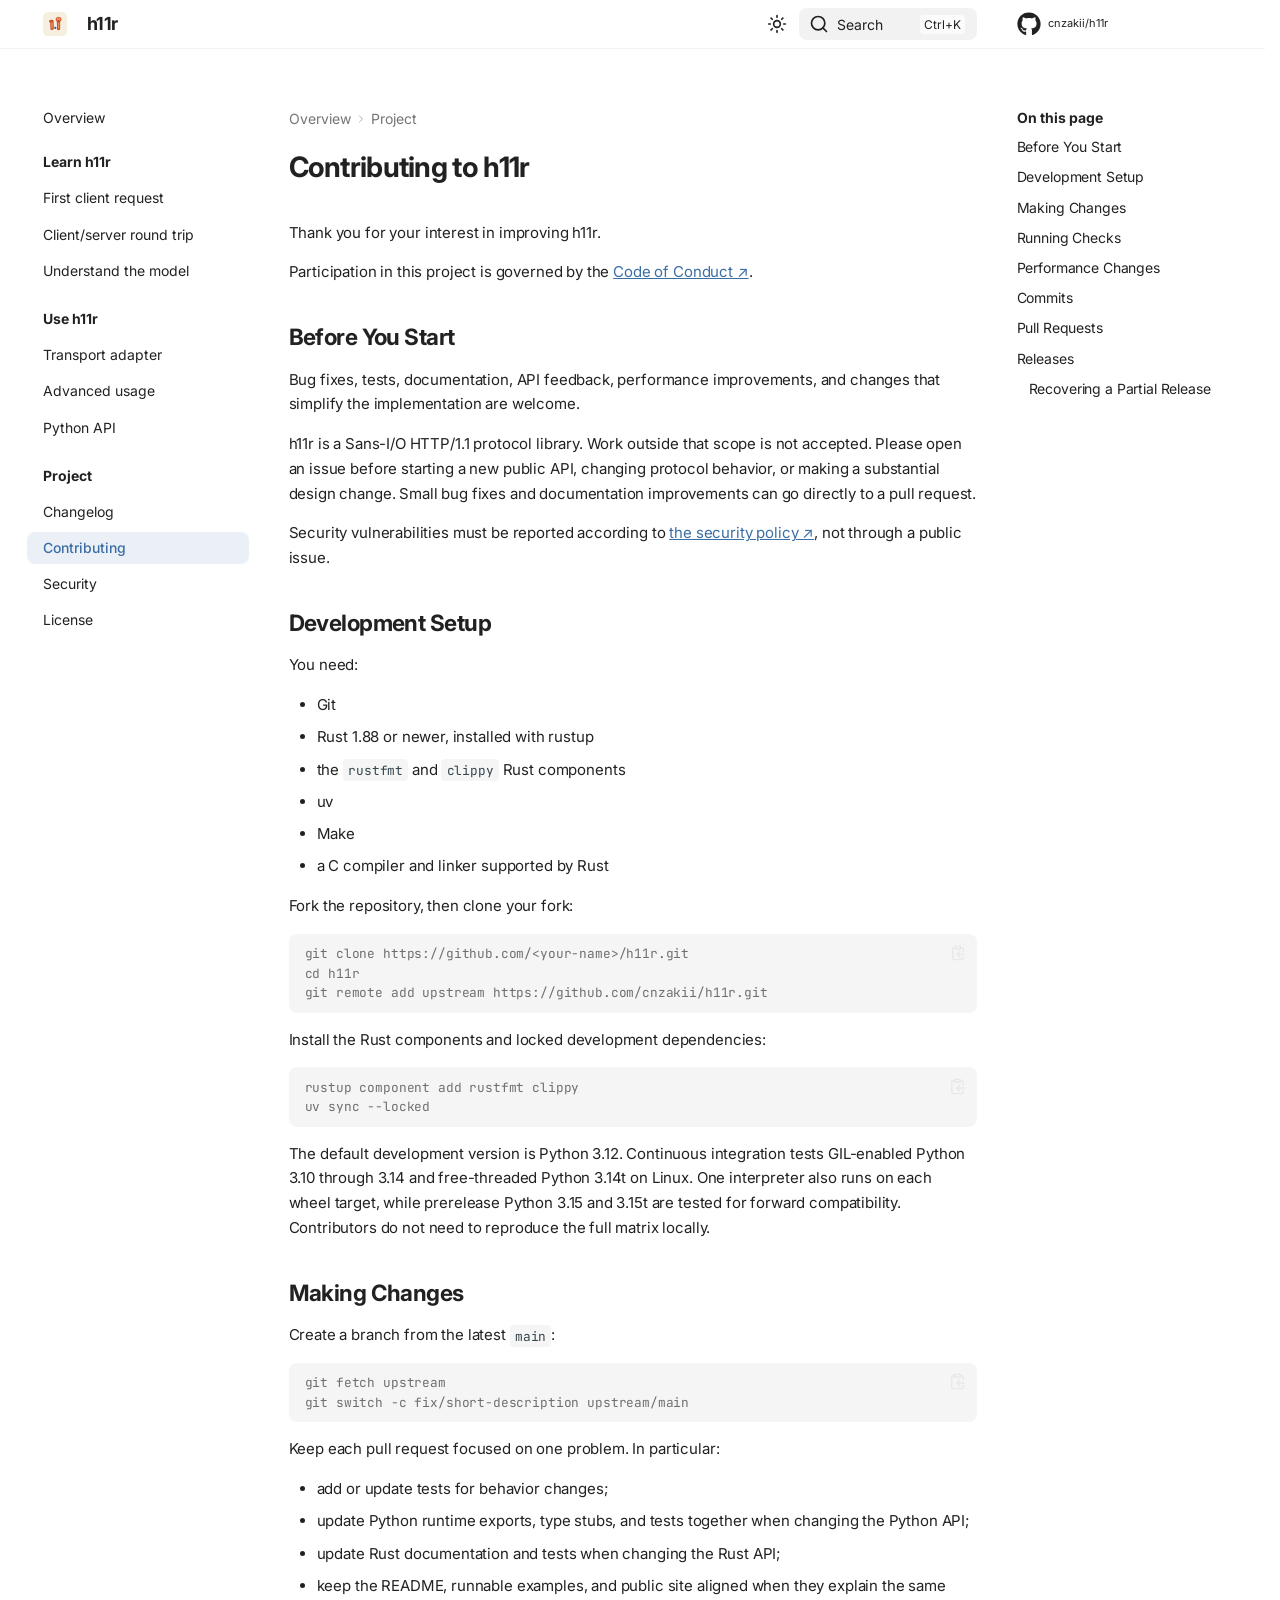
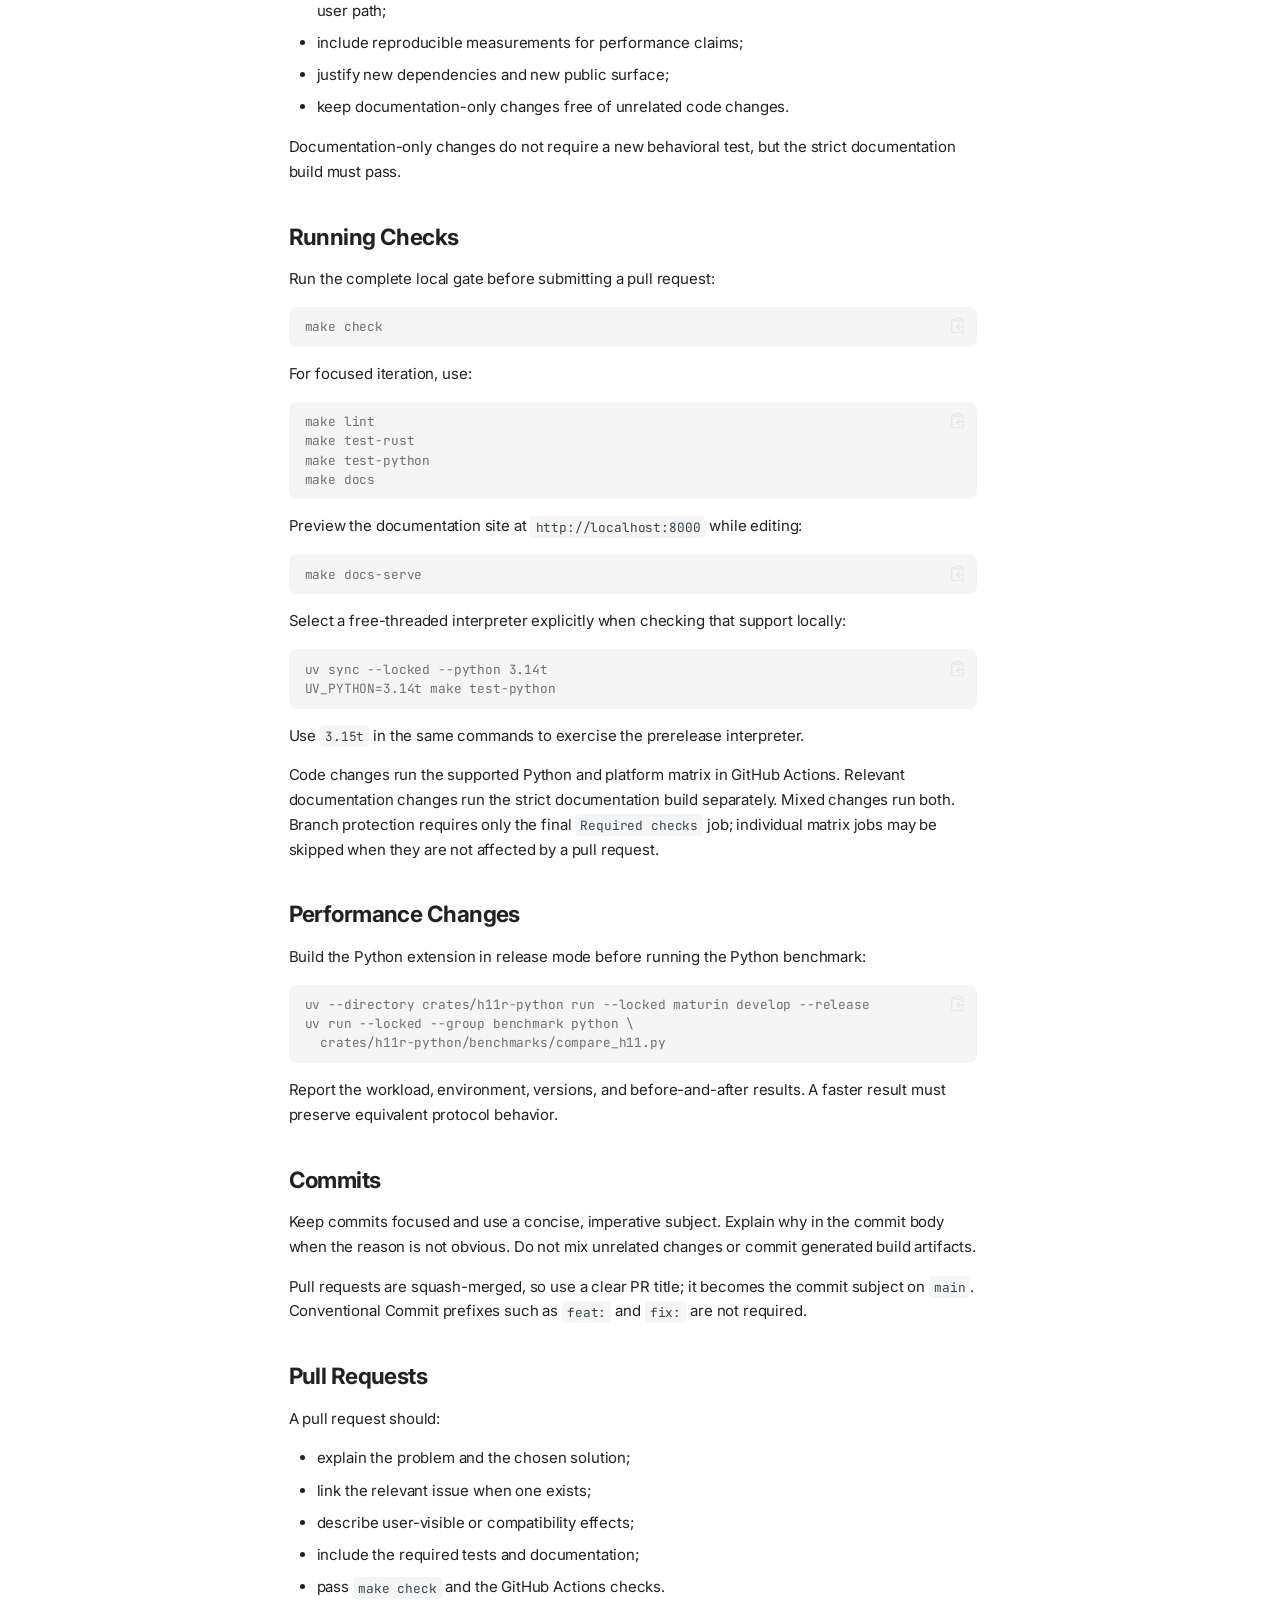
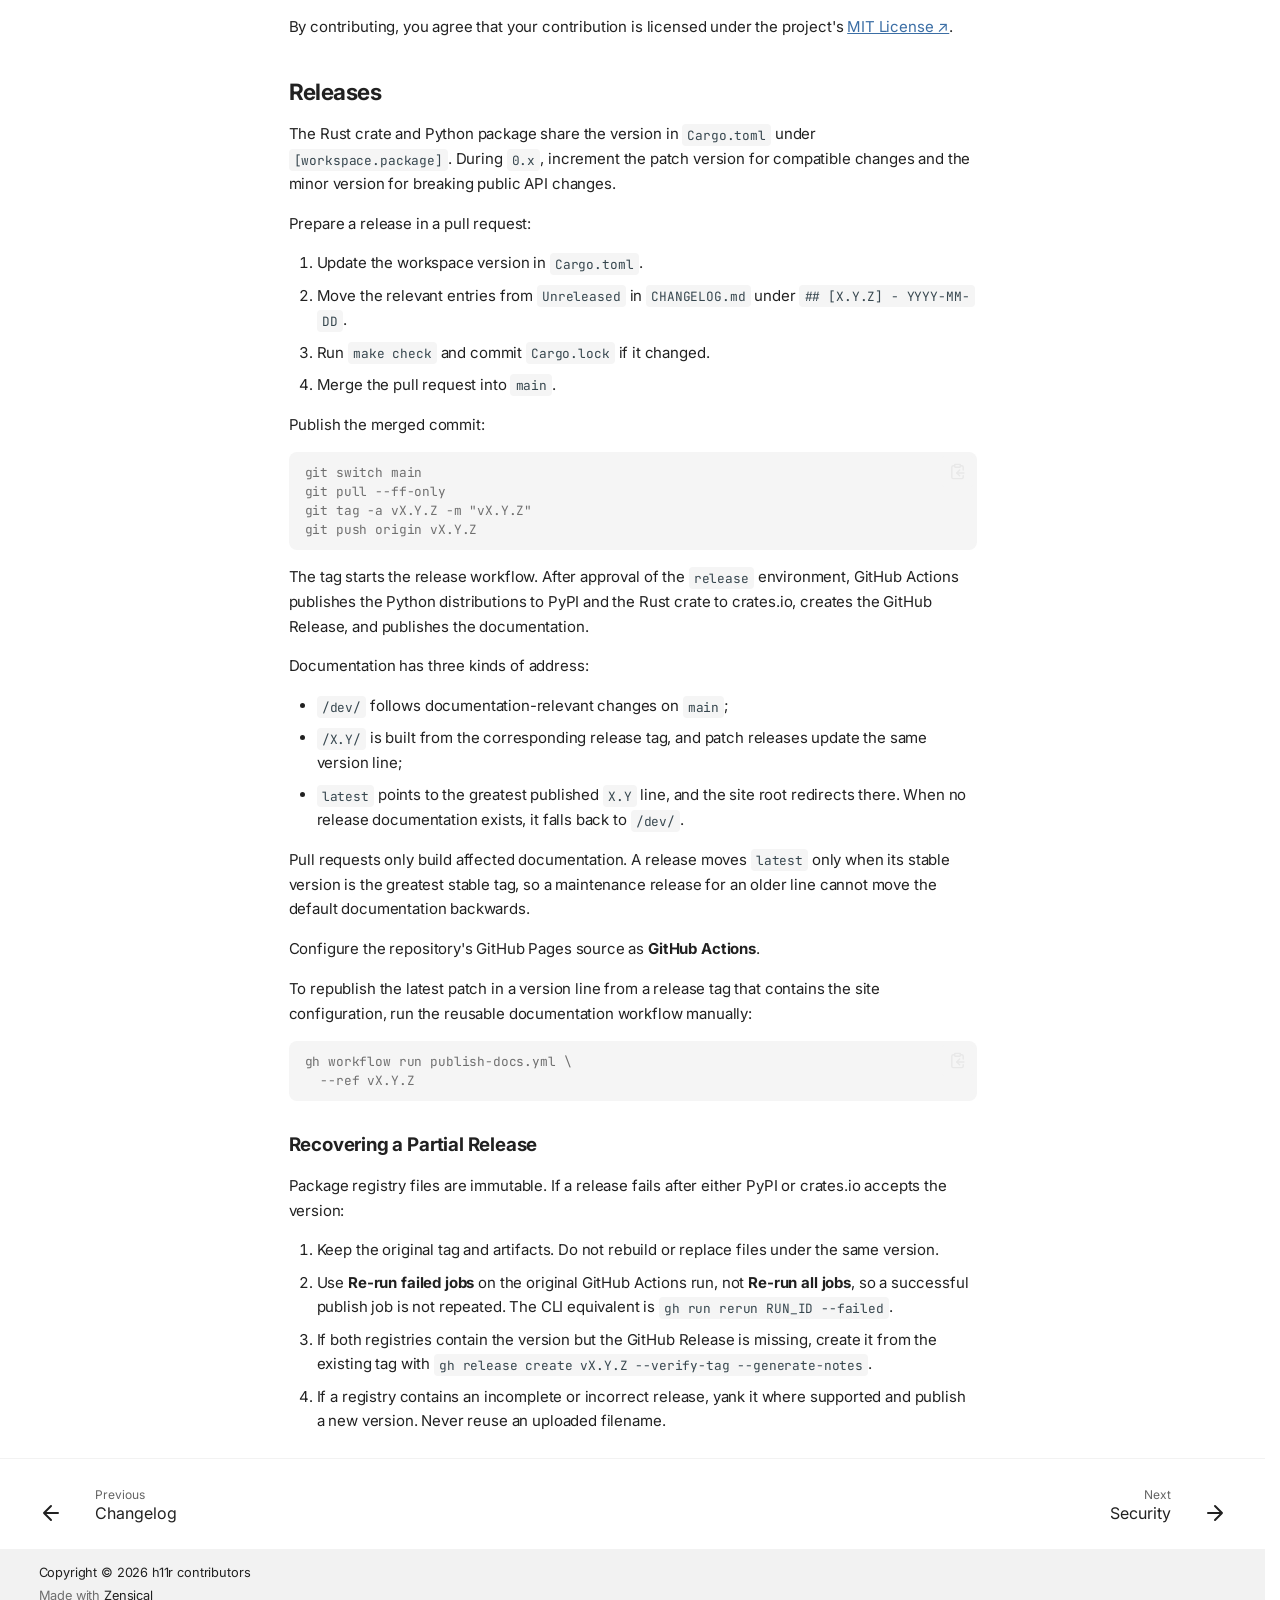
<file: dev/contributing/index.html>
<!doctype html>
<html lang="en" class="no-js">
  <head>
    
      <meta charset="utf-8">
      <meta name="viewport" content="width=device-width,initial-scale=1">
      
        <meta name="description" content="How to contribute code, tests, documentation, and performance work to h11r.">
      
      
        <meta name="author" content="h11r contributors">
      
      
        <link rel="canonical" href="https://cnzakii.github.io/h11r/dev/contributing/">
      
      
        <link rel="prev" href="../changelog/">
      
      
        <link rel="next" href="../security/">
      
      
        
      
      
      <link rel="icon" href="../assets/h11r.svg">
      <meta name="generator" content="zensical-0.0.51">
    
    
      
        <title>Contributing to h11r - h11r</title>
      
    
    
      
        
      
      <link rel="stylesheet" href="../assets/stylesheets/modern/main.62c9b9cc.min.css">
      
        
          
        
        <link rel="stylesheet" href="../assets/stylesheets/modern/palette.dfe2e883.min.css">
      
      


    
    
      
    
    
      
        
        
        <link rel="preconnect" href="https://fonts.gstatic.com" crossorigin>
        <link rel="stylesheet" href="https://fonts.googleapis.com/css?family=Inter:300,300i,400,400i,500,500i,700,700i%7CJetBrains+Mono:400,400i,700,700i&amp;display=fallback">
        <style>:root{--md-text-font:"Inter";--md-code-font:"JetBrains Mono"}</style>
      
    
    
      <link rel="stylesheet" href="../stylesheets/extra.css">
    
    <script>__md_scope=new URL("..",location),__md_scope.pathname.endsWith("/")||(__md_scope=new URL(__md_scope.pathname+"/",location)),__md_hash=e=>[...e].reduce(((e,t)=>(e<<5)-e+t.charCodeAt(0)),0),__md_get=(e,t=localStorage,_=__md_scope)=>JSON.parse(t.getItem(_.pathname+"."+e)),__md_set=(e,t,_=localStorage,a=__md_scope)=>{try{_.setItem(a.pathname+"."+e,JSON.stringify(t))}catch(e){}},document.documentElement.setAttribute("data-platform",navigator.platform)</script>
    
      

    
    
  </head>
  
  
    
    
      
    
    
    
    
    <body dir="ltr" data-md-color-scheme="default" data-md-color-primary="indigo" data-md-color-accent="indigo">
  
    
    <input class="md-toggle" data-md-toggle="drawer" type="checkbox" id="__drawer" autocomplete="off">
    <input class="md-toggle" data-md-toggle="search" type="checkbox" id="__search" autocomplete="off">
    <label class="md-overlay" for="__drawer" aria-label="Navigation"></label>
    <div data-md-component="skip">
      
        
        <a href="#contributing-to-h11r" class="md-skip">
          Skip to content
        </a>
      
    </div>
    <div data-md-component="announce">
      
    </div>
    
      <div data-md-color-scheme="default" data-md-component="outdated" hidden>
        
          <aside class="md-banner md-banner--warning">
            <div class="md-banner__inner md-grid md-typeset">
              
  <div class="version-notice">
    <strong>Not the latest stable documentation</strong>
    <span>This version may differ from the package installed from PyPI.</span>
    <a href="../..">View latest stable</a>
  </div>

            </div>
            <script>var el=document.querySelector("[data-md-component=outdated]"),base=new URL("..",location),outdated=__md_get("__outdated",sessionStorage,base);!0===outdated&&el&&(el.hidden=!1)</script>
          </aside>
        
      </div>
    
    
      

  

<header class="md-header md-header--shadow" data-md-component="header">
  <nav class="md-header__inner md-grid" aria-label="Header">
    <a href="./.." title="h11r" class="md-header__button md-logo" aria-label="h11r" data-md-component="logo">
      
  <img src="../assets/h11r.svg" alt="h11r">

    </a>
    <label class="md-header__button md-icon" for="__drawer" aria-label="Navigation">
      
      <svg xmlns="http://www.w3.org/2000/svg" fill="none" stroke="currentColor" stroke-linecap="round" stroke-linejoin="round" stroke-width="2" class="lucide lucide-menu" viewBox="0 0 24 24"><path d="M4 5h16M4 12h16M4 19h16"/></svg>
    </label>
    <div class="md-header__title" data-md-component="header-title">
      <div class="md-header__ellipsis">
        <div class="md-header__topic">
          <span class="md-ellipsis">
            h11r
          </span>
        </div>
        <div class="md-header__topic" data-md-component="header-topic">
          <span class="md-ellipsis">
            
              Contributing to h11r
            
          </span>
        </div>
      </div>
    </div>
    
      
        <form class="md-header__option" data-md-component="palette">
  
    
    
    
    <input class="md-option" data-md-color-media="none" data-md-color-scheme="default" data-md-color-primary="indigo" data-md-color-accent="indigo"  aria-label="Switch to dark mode"  type="radio" name="__palette" id="__palette_0">
    
      <label class="md-header__button md-icon" title="Switch to dark mode" for="__palette_1" hidden>
        <svg xmlns="http://www.w3.org/2000/svg" fill="none" stroke="currentColor" stroke-linecap="round" stroke-linejoin="round" stroke-width="2" class="lucide lucide-sun" viewBox="0 0 24 24"><circle cx="12" cy="12" r="4"/><path d="M12 2v2M12 20v2M4.93 4.93l1.41 1.41M17.66 17.66l1.41 1.41M2 12h2M20 12h2M6.34 17.66l-1.41 1.41M19.07 4.93l-1.41 1.41"/></svg>
      </label>
    
  
    
    
    
    <input class="md-option" data-md-color-media="none" data-md-color-scheme="slate" data-md-color-primary="indigo" data-md-color-accent="indigo"  aria-label="Switch to light mode"  type="radio" name="__palette" id="__palette_1">
    
      <label class="md-header__button md-icon" title="Switch to light mode" for="__palette_0" hidden>
        <svg xmlns="http://www.w3.org/2000/svg" fill="none" stroke="currentColor" stroke-linecap="round" stroke-linejoin="round" stroke-width="2" class="lucide lucide-moon" viewBox="0 0 24 24"><path d="M20.985 12.486a9 9 0 1 1-9.473-9.472c.405-.022.617.46.402.803a6 6 0 0 0 8.268 8.268c.344-.215.825-.004.803.401"/></svg>
      </label>
    
  
</form>
      
    
    
      <script>var palette=__md_get("__palette");if(palette&&palette.color){if("(prefers-color-scheme)"===palette.color.media){var media=matchMedia("(prefers-color-scheme: light)"),input=document.querySelector(media.matches?"[data-md-color-media='(prefers-color-scheme: light)']":"[data-md-color-media='(prefers-color-scheme: dark)']");palette.color.media=input.getAttribute("data-md-color-media"),palette.color.scheme=input.getAttribute("data-md-color-scheme"),palette.color.primary=input.getAttribute("data-md-color-primary"),palette.color.accent=input.getAttribute("data-md-color-accent")}for(var[key,value]of Object.entries(palette.color))document.body.setAttribute("data-md-color-"+key,value)}</script>
    
    
    
      
      
        <label class="md-header__button md-icon" for="__search" aria-label="Search">
          
          <svg xmlns="http://www.w3.org/2000/svg" fill="none" stroke="currentColor" stroke-linecap="round" stroke-linejoin="round" stroke-width="2" class="lucide lucide-search" viewBox="0 0 24 24"><path d="m21 21-4.34-4.34"/><circle cx="11" cy="11" r="8"/></svg>
        </label>
        <div class="md-search" data-md-component="search" role="dialog" aria-label="Search">
  <button type="button" class="md-search__button">
    Search
  </button>
</div>
      
    
    <div class="md-header__source">
      
        <a href="https://github.com/cnzakii/h11r" title="Go to repository" class="md-source" data-md-component="source">
  <div class="md-source__icon md-icon">
    
    <svg xmlns="http://www.w3.org/2000/svg" viewBox="0 0 512 512"><!--! Font Awesome Free 7.2.0 by @fontawesome - https://fontawesome.com License - https://fontawesome.com/license/free (Icons: CC BY 4.0, Fonts: SIL OFL 1.1, Code: MIT License) Copyright 2026 Fonticons, Inc.--><path fill="currentColor" d="M173.9 397.4c0 2-2.3 3.6-5.2 3.6-3.3.3-5.6-1.3-5.6-3.6 0-2 2.3-3.6 5.2-3.6 3-.3 5.6 1.3 5.6 3.6m-31.1-4.5c-.7 2 1.3 4.3 4.3 4.9 2.6 1 5.6 0 6.2-2s-1.3-4.3-4.3-5.2c-2.6-.7-5.5.3-6.2 2.3m44.2-1.7c-2.9.7-4.9 2.6-4.6 4.9.3 2 2.9 3.3 5.9 2.6 2.9-.7 4.9-2.6 4.6-4.6-.3-1.9-3-3.2-5.9-2.9M252.8 8C114.1 8 8 113.3 8 252c0 110.9 69.8 205.8 169.5 239.2 12.8 2.3 17.3-5.6 17.3-12.1 0-6.2-.3-40.4-.3-61.4 0 0-70 15-84.7-29.8 0 0-11.4-29.1-27.8-36.6 0 0-22.9-15.7 1.6-15.4 0 0 24.9 2 38.6 25.8 21.9 38.6 58.6 27.5 72.9 20.9 2.3-16 8.8-27.1 16-33.7-55.9-6.2-112.3-14.3-112.3-110.5 0-27.5 7.6-41.3 23.6-58.9-2.6-6.5-11.1-33.3 2.6-67.9 20.9-6.5 69 27 69 27 20-5.6 41.5-8.5 62.8-8.5s42.8 2.9 62.8 8.5c0 0 48.1-33.6 69-27 13.7 34.7 5.2 61.4 2.6 67.9 16 17.7 25.8 31.5 25.8 58.9 0 96.5-58.9 104.2-114.8 110.5 9.2 7.9 17 22.9 17 46.4 0 33.7-.3 75.4-.3 83.6 0 6.5 4.6 14.4 17.3 12.1C436.2 457.8 504 362.9 504 252 504 113.3 391.5 8 252.8 8M105.2 352.9c-1.3 1-1 3.3.7 5.2 1.6 1.6 3.9 2.3 5.2 1 1.3-1 1-3.3-.7-5.2-1.6-1.6-3.9-2.3-5.2-1m-10.8-8.1c-.7 1.3.3 2.9 2.3 3.9 1.6 1 3.6.7 4.3-.7.7-1.3-.3-2.9-2.3-3.9-2-.6-3.6-.3-4.3.7m32.4 35.6c-1.6 1.3-1 4.3 1.3 6.2 2.3 2.3 5.2 2.6 6.5 1 1.3-1.3.7-4.3-1.3-6.2-2.2-2.3-5.2-2.6-6.5-1m-11.4-14.7c-1.6 1-1.6 3.6 0 5.9s4.3 3.3 5.6 2.3c1.6-1.3 1.6-3.9 0-6.2-1.4-2.3-4-3.3-5.6-2"/></svg>
  </div>
  <div class="md-source__repository">
    cnzakii/h11r
  </div>
</a>
      
    </div>
  </nav>
  
</header>
    
    <div class="md-container" data-md-component="container">
      
      
        
          
        
      
      <main class="md-main" data-md-component="main">
        <div class="md-main__inner md-grid">
          
            
              
              <div class="md-sidebar md-sidebar--primary" data-md-component="sidebar" data-md-type="navigation" >
                <div class="md-sidebar__scrollwrap">
                  <div class="md-sidebar__inner">
                    



<nav class="md-nav md-nav--primary" aria-label="Navigation" data-md-level="0">
  <label class="md-nav__title" for="__drawer">
    <a href="./.." title="h11r" class="md-nav__button md-logo" aria-label="h11r" data-md-component="logo">
      
  <img src="../assets/h11r.svg" alt="h11r">

    </a>
    h11r
  </label>
  
    <div class="md-nav__source">
      <a href="https://github.com/cnzakii/h11r" title="Go to repository" class="md-source" data-md-component="source">
  <div class="md-source__icon md-icon">
    
    <svg xmlns="http://www.w3.org/2000/svg" viewBox="0 0 512 512"><!--! Font Awesome Free 7.2.0 by @fontawesome - https://fontawesome.com License - https://fontawesome.com/license/free (Icons: CC BY 4.0, Fonts: SIL OFL 1.1, Code: MIT License) Copyright 2026 Fonticons, Inc.--><path fill="currentColor" d="M173.9 397.4c0 2-2.3 3.6-5.2 3.6-3.3.3-5.6-1.3-5.6-3.6 0-2 2.3-3.6 5.2-3.6 3-.3 5.6 1.3 5.6 3.6m-31.1-4.5c-.7 2 1.3 4.3 4.3 4.9 2.6 1 5.6 0 6.2-2s-1.3-4.3-4.3-5.2c-2.6-.7-5.5.3-6.2 2.3m44.2-1.7c-2.9.7-4.9 2.6-4.6 4.9.3 2 2.9 3.3 5.9 2.6 2.9-.7 4.9-2.6 4.6-4.6-.3-1.9-3-3.2-5.9-2.9M252.8 8C114.1 8 8 113.3 8 252c0 110.9 69.8 205.8 169.5 239.2 12.8 2.3 17.3-5.6 17.3-12.1 0-6.2-.3-40.4-.3-61.4 0 0-70 15-84.7-29.8 0 0-11.4-29.1-27.8-36.6 0 0-22.9-15.7 1.6-15.4 0 0 24.9 2 38.6 25.8 21.9 38.6 58.6 27.5 72.9 20.9 2.3-16 8.8-27.1 16-33.7-55.9-6.2-112.3-14.3-112.3-110.5 0-27.5 7.6-41.3 23.6-58.9-2.6-6.5-11.1-33.3 2.6-67.9 20.9-6.5 69 27 69 27 20-5.6 41.5-8.5 62.8-8.5s42.8 2.9 62.8 8.5c0 0 48.1-33.6 69-27 13.7 34.7 5.2 61.4 2.6 67.9 16 17.7 25.8 31.5 25.8 58.9 0 96.5-58.9 104.2-114.8 110.5 9.2 7.9 17 22.9 17 46.4 0 33.7-.3 75.4-.3 83.6 0 6.5 4.6 14.4 17.3 12.1C436.2 457.8 504 362.9 504 252 504 113.3 391.5 8 252.8 8M105.2 352.9c-1.3 1-1 3.3.7 5.2 1.6 1.6 3.9 2.3 5.2 1 1.3-1 1-3.3-.7-5.2-1.6-1.6-3.9-2.3-5.2-1m-10.8-8.1c-.7 1.3.3 2.9 2.3 3.9 1.6 1 3.6.7 4.3-.7.7-1.3-.3-2.9-2.3-3.9-2-.6-3.6-.3-4.3.7m32.4 35.6c-1.6 1.3-1 4.3 1.3 6.2 2.3 2.3 5.2 2.6 6.5 1 1.3-1.3.7-4.3-1.3-6.2-2.2-2.3-5.2-2.6-6.5-1m-11.4-14.7c-1.6 1-1.6 3.6 0 5.9s4.3 3.3 5.6 2.3c1.6-1.3 1.6-3.9 0-6.2-1.4-2.3-4-3.3-5.6-2"/></svg>
  </div>
  <div class="md-source__repository">
    cnzakii/h11r
  </div>
</a>
    </div>
  
  <ul class="md-nav__list" data-md-scrollfix>
    
      
      
  
  
  
  
    <li class="md-nav__item">
      <a href="./.." class="md-nav__link">
        
  
  
  <span class="md-ellipsis">
    
  
  Overview

    
  </span>
  
  

      </a>
    </li>
  

    
      
      
  
  
  
  
    
    
    
    
      
        
        
      
    
    
    <li class="md-nav__item md-nav__item--section md-nav__item--nested">
      
        
        
        <input class="md-nav__toggle md-toggle " type="checkbox" id="__nav_2" >
        
          
          <label class="md-nav__link" for="__nav_2" id="__nav_2_label" tabindex="">
            
  
  
  <span class="md-ellipsis">
    
  
  Learn h11r

    
  </span>
  
  

            <span class="md-nav__icon md-icon"></span>
          </label>
        
        <nav class="md-nav" data-md-level="1" aria-labelledby="__nav_2_label" aria-expanded="false">
          <label class="md-nav__title" for="__nav_2">
            <span class="md-nav__icon md-icon"></span>
            
  
  Learn h11r

          </label>
          <ul class="md-nav__list" data-md-scrollfix>
            
              
                
  
  
  
  
    <li class="md-nav__item">
      <a href="../getting-started/" class="md-nav__link">
        
  
  
  <span class="md-ellipsis">
    
  
  First client request

    
  </span>
  
  

      </a>
    </li>
  

              
            
              
                
  
  
  
  
    <li class="md-nav__item">
      <a href="../round-trip/" class="md-nav__link">
        
  
  
  <span class="md-ellipsis">
    
  
  Client/server round trip

    
  </span>
  
  

      </a>
    </li>
  

              
            
              
                
  
  
  
  
    <li class="md-nav__item">
      <a href="../concepts/" class="md-nav__link">
        
  
  
  <span class="md-ellipsis">
    
  
  Understand the model

    
  </span>
  
  

      </a>
    </li>
  

              
            
          </ul>
        </nav>
      
    </li>
  

    
      
      
  
  
  
  
    
    
    
    
      
        
        
      
    
    
    <li class="md-nav__item md-nav__item--section md-nav__item--nested">
      
        
        
        <input class="md-nav__toggle md-toggle " type="checkbox" id="__nav_3" >
        
          
          <label class="md-nav__link" for="__nav_3" id="__nav_3_label" tabindex="">
            
  
  
  <span class="md-ellipsis">
    
  
  Use h11r

    
  </span>
  
  

            <span class="md-nav__icon md-icon"></span>
          </label>
        
        <nav class="md-nav" data-md-level="1" aria-labelledby="__nav_3_label" aria-expanded="false">
          <label class="md-nav__title" for="__nav_3">
            <span class="md-nav__icon md-icon"></span>
            
  
  Use h11r

          </label>
          <ul class="md-nav__list" data-md-scrollfix>
            
              
                
  
  
  
  
    <li class="md-nav__item">
      <a href="../integration/" class="md-nav__link">
        
  
  
  <span class="md-ellipsis">
    
  
  Transport adapter

    
  </span>
  
  

      </a>
    </li>
  

              
            
              
                
  
  
  
  
    <li class="md-nav__item">
      <a href="../advanced/" class="md-nav__link">
        
  
  
  <span class="md-ellipsis">
    
  
  Advanced usage

    
  </span>
  
  

      </a>
    </li>
  

              
            
              
                
  
  
  
  
    <li class="md-nav__item">
      <a href="../api/" class="md-nav__link">
        
  
  
  <span class="md-ellipsis">
    
  
  Python API

    
  </span>
  
  

      </a>
    </li>
  

              
            
          </ul>
        </nav>
      
    </li>
  

    
      
      
  
  
    
  
  
  
    
    
    
    
      
        
        
      
    
    
    <li class="md-nav__item md-nav__item--active md-nav__item--section md-nav__item--nested">
      
        
        
        <input class="md-nav__toggle md-toggle " type="checkbox" id="__nav_4" checked>
        
          
          <label class="md-nav__link" for="__nav_4" id="__nav_4_label" tabindex="">
            
  
  
  <span class="md-ellipsis">
    
  
  Project

    
  </span>
  
  

            <span class="md-nav__icon md-icon"></span>
          </label>
        
        <nav class="md-nav" data-md-level="1" aria-labelledby="__nav_4_label" aria-expanded="true">
          <label class="md-nav__title" for="__nav_4">
            <span class="md-nav__icon md-icon"></span>
            
  
  Project

          </label>
          <ul class="md-nav__list" data-md-scrollfix>
            
              
                
  
  
  
  
    <li class="md-nav__item">
      <a href="../changelog/" class="md-nav__link">
        
  
  
  <span class="md-ellipsis">
    
  
  Changelog

    
  </span>
  
  

      </a>
    </li>
  

              
            
              
                
  
  
    
  
  
  
    <li class="md-nav__item md-nav__item--active">
      
      
      
      
        
      
      
        <label class="md-nav__link md-nav__link--active" for="__toc">
          
  
  
  <span class="md-ellipsis">
    
  
  Contributing

    
  </span>
  
  

          <span class="md-nav__icon md-icon"></span>
        </label>
      
      <a href="././" class="md-nav__link md-nav__link--active">
        
  
  
  <span class="md-ellipsis">
    
  
  Contributing

    
  </span>
  
  

      </a>
      
        


<nav class="md-nav md-nav--secondary" aria-label="On this page">
  
  
  
    
  
  
    <label class="md-nav__title" for="__toc">
      <span class="md-nav__icon md-icon"></span>
      On this page
    </label>
    <ul class="md-nav__list" data-md-component="toc" data-md-scrollfix>
      
        <li class="md-nav__item">
  <a href="#before-you-start" class="md-nav__link">
    <span class="md-ellipsis">
      <span class="md-typeset">
        Before You Start
      </span>
    </span>
  </a>
  
</li>
      
        <li class="md-nav__item">
  <a href="#development-setup" class="md-nav__link">
    <span class="md-ellipsis">
      <span class="md-typeset">
        Development Setup
      </span>
    </span>
  </a>
  
</li>
      
        <li class="md-nav__item">
  <a href="#making-changes" class="md-nav__link">
    <span class="md-ellipsis">
      <span class="md-typeset">
        Making Changes
      </span>
    </span>
  </a>
  
</li>
      
        <li class="md-nav__item">
  <a href="#running-checks" class="md-nav__link">
    <span class="md-ellipsis">
      <span class="md-typeset">
        Running Checks
      </span>
    </span>
  </a>
  
</li>
      
        <li class="md-nav__item">
  <a href="#performance-changes" class="md-nav__link">
    <span class="md-ellipsis">
      <span class="md-typeset">
        Performance Changes
      </span>
    </span>
  </a>
  
</li>
      
        <li class="md-nav__item">
  <a href="#commits" class="md-nav__link">
    <span class="md-ellipsis">
      <span class="md-typeset">
        Commits
      </span>
    </span>
  </a>
  
</li>
      
        <li class="md-nav__item">
  <a href="#pull-requests" class="md-nav__link">
    <span class="md-ellipsis">
      <span class="md-typeset">
        Pull Requests
      </span>
    </span>
  </a>
  
</li>
      
        <li class="md-nav__item">
  <a href="#releases" class="md-nav__link">
    <span class="md-ellipsis">
      <span class="md-typeset">
        Releases
      </span>
    </span>
  </a>
  
    <nav class="md-nav" aria-label="Releases">
      <ul class="md-nav__list">
        
          <li class="md-nav__item">
  <a href="#recovering-a-partial-release" class="md-nav__link">
    <span class="md-ellipsis">
      <span class="md-typeset">
        Recovering a Partial Release
      </span>
    </span>
  </a>
  
</li>
        
      </ul>
    </nav>
  
</li>
      
    </ul>
  
</nav>
      
    </li>
  

              
            
              
                
  
  
  
  
    <li class="md-nav__item">
      <a href="../security/" class="md-nav__link">
        
  
  
  <span class="md-ellipsis">
    
  
  Security

    
  </span>
  
  

      </a>
    </li>
  

              
            
              
                
  
  
  
  
    <li class="md-nav__item">
      <a href="../license/" class="md-nav__link">
        
  
  
  <span class="md-ellipsis">
    
  
  License

    
  </span>
  
  

      </a>
    </li>
  

              
            
          </ul>
        </nav>
      
    </li>
  

    
  </ul>
</nav>
                  </div>
                </div>
              </div>
            
            
              
              <div class="md-sidebar md-sidebar--secondary" data-md-component="sidebar" data-md-type="toc" >
                <div class="md-sidebar__scrollwrap">
                  
                    
                    
                    
                      
                    
                    
                      <input class="md-nav__toggle md-toggle" type="checkbox" id="__toc">
                      <div class="md-sidebar-button__wrapper">
                        <label class="md-sidebar-button" for="__toc"></label>
                      </div>
                    
                  
                  <div class="md-sidebar__inner">
                    


<nav class="md-nav md-nav--secondary" aria-label="On this page">
  
  
  
    
  
  
    <label class="md-nav__title" for="__toc">
      <span class="md-nav__icon md-icon"></span>
      On this page
    </label>
    <ul class="md-nav__list" data-md-component="toc" data-md-scrollfix>
      
        <li class="md-nav__item">
  <a href="#before-you-start" class="md-nav__link">
    <span class="md-ellipsis">
      <span class="md-typeset">
        Before You Start
      </span>
    </span>
  </a>
  
</li>
      
        <li class="md-nav__item">
  <a href="#development-setup" class="md-nav__link">
    <span class="md-ellipsis">
      <span class="md-typeset">
        Development Setup
      </span>
    </span>
  </a>
  
</li>
      
        <li class="md-nav__item">
  <a href="#making-changes" class="md-nav__link">
    <span class="md-ellipsis">
      <span class="md-typeset">
        Making Changes
      </span>
    </span>
  </a>
  
</li>
      
        <li class="md-nav__item">
  <a href="#running-checks" class="md-nav__link">
    <span class="md-ellipsis">
      <span class="md-typeset">
        Running Checks
      </span>
    </span>
  </a>
  
</li>
      
        <li class="md-nav__item">
  <a href="#performance-changes" class="md-nav__link">
    <span class="md-ellipsis">
      <span class="md-typeset">
        Performance Changes
      </span>
    </span>
  </a>
  
</li>
      
        <li class="md-nav__item">
  <a href="#commits" class="md-nav__link">
    <span class="md-ellipsis">
      <span class="md-typeset">
        Commits
      </span>
    </span>
  </a>
  
</li>
      
        <li class="md-nav__item">
  <a href="#pull-requests" class="md-nav__link">
    <span class="md-ellipsis">
      <span class="md-typeset">
        Pull Requests
      </span>
    </span>
  </a>
  
</li>
      
        <li class="md-nav__item">
  <a href="#releases" class="md-nav__link">
    <span class="md-ellipsis">
      <span class="md-typeset">
        Releases
      </span>
    </span>
  </a>
  
    <nav class="md-nav" aria-label="Releases">
      <ul class="md-nav__list">
        
          <li class="md-nav__item">
  <a href="#recovering-a-partial-release" class="md-nav__link">
    <span class="md-ellipsis">
      <span class="md-typeset">
        Recovering a Partial Release
      </span>
    </span>
  </a>
  
</li>
        
      </ul>
    </nav>
  
</li>
      
    </ul>
  
</nav>
                  </div>
                </div>
              </div>
            
          
          
            <div class="md-content" data-md-component="content">
              
                



  


  <nav class="md-path" aria-label="Navigation" >
    <ol class="md-path__list">
      
        
  
  
    <li class="md-path__item">
      <a href="./.." class="md-path__link">
        
  
  <span class="md-ellipsis">
    Overview
  </span>

      </a>
    </li>
  

      
      
        
  
  
    
    
    
    
    
      <li class="md-path__item">
        <a href="../changelog/" class="md-path__link">
          
  
  <span class="md-ellipsis">
    Project
  </span>

        </a>
      </li>
    
  

      
    </ol>
  </nav>

              
              <article class="md-content__inner md-typeset">
                
                  
  
  


<h1 id="contributing-to-h11r">Contributing to h11r<a class="headerlink" href="#contributing-to-h11r" title="Permanent link">&para;</a></h1>
<p>Thank you for your interest in improving h11r.</p>
<p>Participation in this project is governed by the
<a href="https://github.com/cnzakii/h11r/blob/main/CODE_OF_CONDUCT.md">Code of Conduct ↗</a>.</p>
<h2 id="before-you-start">Before You Start<a class="headerlink" href="#before-you-start" title="Permanent link">&para;</a></h2>
<p>Bug fixes, tests, documentation, API feedback, performance improvements, and
changes that simplify the implementation are welcome.</p>
<p>h11r is a Sans-I/O HTTP/1.1 protocol library. Work outside that scope is not
accepted. Please open an issue before starting a new public API, changing
protocol behavior, or making a substantial design change. Small bug fixes and
documentation improvements can go directly to a pull request.</p>
<p>Security vulnerabilities must be reported according to
<a href="https://github.com/cnzakii/h11r/blob/main/SECURITY.md">the security policy ↗</a>,
not through a public issue.</p>
<h2 id="development-setup">Development Setup<a class="headerlink" href="#development-setup" title="Permanent link">&para;</a></h2>
<p>You need:</p>
<ul>
<li>Git</li>
<li>Rust 1.88 or newer, installed with rustup</li>
<li>the <code>rustfmt</code> and <code>clippy</code> Rust components</li>
<li>uv</li>
<li>Make</li>
<li>a C compiler and linker supported by Rust</li>
</ul>
<p>Fork the repository, then clone your fork:</p>
<div class="language-console highlight"><pre><span></span><code><span id="__span-0-1"><a id="__codelineno-0-1" name="__codelineno-0-1" href="#__codelineno-0-1"></a><span class="go">git clone https://github.com/&lt;your-name&gt;/h11r.git</span>
</span><span id="__span-0-2"><a id="__codelineno-0-2" name="__codelineno-0-2" href="#__codelineno-0-2"></a><span class="go">cd h11r</span>
</span><span id="__span-0-3"><a id="__codelineno-0-3" name="__codelineno-0-3" href="#__codelineno-0-3"></a><span class="go">git remote add upstream https://github.com/cnzakii/h11r.git</span>
</span></code></pre></div>
<p>Install the Rust components and locked development dependencies:</p>
<div class="language-console highlight"><pre><span></span><code><span id="__span-1-1"><a id="__codelineno-1-1" name="__codelineno-1-1" href="#__codelineno-1-1"></a><span class="go">rustup component add rustfmt clippy</span>
</span><span id="__span-1-2"><a id="__codelineno-1-2" name="__codelineno-1-2" href="#__codelineno-1-2"></a><span class="go">uv sync --locked</span>
</span></code></pre></div>
<p>The default development version is Python 3.12. Continuous integration tests
GIL-enabled Python 3.10 through 3.14 and free-threaded Python 3.14t on Linux.
One interpreter also runs on each wheel target, while prerelease Python 3.15
and 3.15t are tested for forward compatibility. Contributors do not need to
reproduce the full matrix locally.</p>
<h2 id="making-changes">Making Changes<a class="headerlink" href="#making-changes" title="Permanent link">&para;</a></h2>
<p>Create a branch from the latest <code>main</code>:</p>
<div class="language-console highlight"><pre><span></span><code><span id="__span-2-1"><a id="__codelineno-2-1" name="__codelineno-2-1" href="#__codelineno-2-1"></a><span class="go">git fetch upstream</span>
</span><span id="__span-2-2"><a id="__codelineno-2-2" name="__codelineno-2-2" href="#__codelineno-2-2"></a><span class="go">git switch -c fix/short-description upstream/main</span>
</span></code></pre></div>
<p>Keep each pull request focused on one problem. In particular:</p>
<ul>
<li>add or update tests for behavior changes;</li>
<li>update Python runtime exports, type stubs, and tests together when changing
  the Python API;</li>
<li>update Rust documentation and tests when changing the Rust API;</li>
<li>keep the README, runnable examples, and public site aligned when they explain
  the same user path;</li>
<li>include reproducible measurements for performance claims;</li>
<li>justify new dependencies and new public surface;</li>
<li>keep documentation-only changes free of unrelated code changes.</li>
</ul>
<p>Documentation-only changes do not require a new behavioral test, but the
strict documentation build must pass.</p>
<h2 id="running-checks">Running Checks<a class="headerlink" href="#running-checks" title="Permanent link">&para;</a></h2>
<p>Run the complete local gate before submitting a pull request:</p>
<div class="language-console highlight"><pre><span></span><code><span id="__span-3-1"><a id="__codelineno-3-1" name="__codelineno-3-1" href="#__codelineno-3-1"></a><span class="go">make check</span>
</span></code></pre></div>
<p>For focused iteration, use:</p>
<div class="language-console highlight"><pre><span></span><code><span id="__span-4-1"><a id="__codelineno-4-1" name="__codelineno-4-1" href="#__codelineno-4-1"></a><span class="go">make lint</span>
</span><span id="__span-4-2"><a id="__codelineno-4-2" name="__codelineno-4-2" href="#__codelineno-4-2"></a><span class="go">make test-rust</span>
</span><span id="__span-4-3"><a id="__codelineno-4-3" name="__codelineno-4-3" href="#__codelineno-4-3"></a><span class="go">make test-python</span>
</span><span id="__span-4-4"><a id="__codelineno-4-4" name="__codelineno-4-4" href="#__codelineno-4-4"></a><span class="go">make docs</span>
</span></code></pre></div>
<p>Preview the documentation site at <code>http://localhost:8000</code> while editing:</p>
<div class="language-console highlight"><pre><span></span><code><span id="__span-5-1"><a id="__codelineno-5-1" name="__codelineno-5-1" href="#__codelineno-5-1"></a><span class="go">make docs-serve</span>
</span></code></pre></div>
<p>Select a free-threaded interpreter explicitly when checking that support
locally:</p>
<div class="language-console highlight"><pre><span></span><code><span id="__span-6-1"><a id="__codelineno-6-1" name="__codelineno-6-1" href="#__codelineno-6-1"></a><span class="go">uv sync --locked --python 3.14t</span>
</span><span id="__span-6-2"><a id="__codelineno-6-2" name="__codelineno-6-2" href="#__codelineno-6-2"></a><span class="go">UV_PYTHON=3.14t make test-python</span>
</span></code></pre></div>
<p>Use <code>3.15t</code> in the same commands to exercise the prerelease interpreter.</p>
<p>Code changes run the supported Python and platform matrix in GitHub Actions.
Relevant documentation changes run the strict documentation build separately.
Mixed changes run both. Branch protection requires only the final
<code>Required checks</code> job; individual matrix jobs may be skipped when they are not
affected by a pull request.</p>
<h2 id="performance-changes">Performance Changes<a class="headerlink" href="#performance-changes" title="Permanent link">&para;</a></h2>
<p>Build the Python extension in release mode before running the Python benchmark:</p>
<div class="language-console highlight"><pre><span></span><code><span id="__span-7-1"><a id="__codelineno-7-1" name="__codelineno-7-1" href="#__codelineno-7-1"></a><span class="go">uv --directory crates/h11r-python run --locked maturin develop --release</span>
</span><span id="__span-7-2"><a id="__codelineno-7-2" name="__codelineno-7-2" href="#__codelineno-7-2"></a><span class="go">uv run --locked --group benchmark python \</span>
</span><span id="__span-7-3"><a id="__codelineno-7-3" name="__codelineno-7-3" href="#__codelineno-7-3"></a><span class="go">  crates/h11r-python/benchmarks/compare_h11.py</span>
</span></code></pre></div>
<p>Report the workload, environment, versions, and before-and-after results. A
faster result must preserve equivalent protocol behavior.</p>
<h2 id="commits">Commits<a class="headerlink" href="#commits" title="Permanent link">&para;</a></h2>
<p>Keep commits focused and use a concise, imperative subject. Explain why in the
commit body when the reason is not obvious. Do not mix unrelated changes or
commit generated build artifacts.</p>
<p>Pull requests are squash-merged, so use a clear PR title; it becomes the commit
subject on <code>main</code>. Conventional Commit prefixes such as <code>feat:</code> and <code>fix:</code> are
not required.</p>
<h2 id="pull-requests">Pull Requests<a class="headerlink" href="#pull-requests" title="Permanent link">&para;</a></h2>
<p>A pull request should:</p>
<ul>
<li>explain the problem and the chosen solution;</li>
<li>link the relevant issue when one exists;</li>
<li>describe user-visible or compatibility effects;</li>
<li>include the required tests and documentation;</li>
<li>pass <code>make check</code> and the GitHub Actions checks.</li>
</ul>
<p>By contributing, you agree that your contribution is licensed under the
project's
<a href="https://github.com/cnzakii/h11r/blob/main/LICENSE">MIT License ↗</a>.</p>
<h2 id="releases">Releases<a class="headerlink" href="#releases" title="Permanent link">&para;</a></h2>
<p>The Rust crate and Python package share the version in
<code>Cargo.toml</code> under <code>[workspace.package]</code>. During <code>0.x</code>, increment the patch
version for compatible changes and the minor version for breaking public API
changes.</p>
<p>Prepare a release in a pull request:</p>
<ol>
<li>Update the workspace version in <code>Cargo.toml</code>.</li>
<li>Move the relevant entries from <code>Unreleased</code> in <code>CHANGELOG.md</code> under
   <code>## [X.Y.Z] - YYYY-MM-DD</code>.</li>
<li>Run <code>make check</code> and commit <code>Cargo.lock</code> if it changed.</li>
<li>Merge the pull request into <code>main</code>.</li>
</ol>
<p>Publish the merged commit:</p>
<div class="language-console highlight"><pre><span></span><code><span id="__span-8-1"><a id="__codelineno-8-1" name="__codelineno-8-1" href="#__codelineno-8-1"></a><span class="go">git switch main</span>
</span><span id="__span-8-2"><a id="__codelineno-8-2" name="__codelineno-8-2" href="#__codelineno-8-2"></a><span class="go">git pull --ff-only</span>
</span><span id="__span-8-3"><a id="__codelineno-8-3" name="__codelineno-8-3" href="#__codelineno-8-3"></a><span class="go">git tag -a vX.Y.Z -m &quot;vX.Y.Z&quot;</span>
</span><span id="__span-8-4"><a id="__codelineno-8-4" name="__codelineno-8-4" href="#__codelineno-8-4"></a><span class="go">git push origin vX.Y.Z</span>
</span></code></pre></div>
<p>The tag starts the release workflow. After approval of the <code>release</code>
environment, GitHub Actions publishes the Python distributions to PyPI and the
Rust crate to crates.io, creates the GitHub Release, and publishes the
documentation.</p>
<p>Documentation has three kinds of address:</p>
<ul>
<li><code>/dev/</code> follows documentation-relevant changes on <code>main</code>;</li>
<li><code>/X.Y/</code> is built from the corresponding release tag, and patch releases
  update the same version line;</li>
<li><code>latest</code> points to the greatest published <code>X.Y</code> line, and the site root
  redirects there. When no release documentation exists, it falls back to
  <code>/dev/</code>.</li>
</ul>
<p>Pull requests only build affected documentation. A release moves <code>latest</code> only
when its stable version is the greatest stable tag, so a maintenance release
for an older line cannot move the default documentation backwards.</p>
<p>Configure the repository's GitHub Pages source as <strong>GitHub Actions</strong>.</p>
<p>To republish the latest patch in a version line from a release tag that
contains the site configuration, run the reusable documentation workflow
manually:</p>
<div class="language-console highlight"><pre><span></span><code><span id="__span-9-1"><a id="__codelineno-9-1" name="__codelineno-9-1" href="#__codelineno-9-1"></a><span class="go">gh workflow run publish-docs.yml \</span>
</span><span id="__span-9-2"><a id="__codelineno-9-2" name="__codelineno-9-2" href="#__codelineno-9-2"></a><span class="go">  --ref vX.Y.Z</span>
</span></code></pre></div>
<h3 id="recovering-a-partial-release">Recovering a Partial Release<a class="headerlink" href="#recovering-a-partial-release" title="Permanent link">&para;</a></h3>
<p>Package registry files are immutable. If a release fails after either PyPI or
crates.io accepts the version:</p>
<ol>
<li>Keep the original tag and artifacts. Do not rebuild or replace files under
   the same version.</li>
<li>Use <strong>Re-run failed jobs</strong> on the original GitHub Actions run, not <strong>Re-run
   all jobs</strong>, so a successful publish job is not repeated. The CLI equivalent
   is <code>gh run rerun RUN_ID --failed</code>.</li>
<li>If both registries contain the version but the GitHub Release is missing,
   create it from the existing tag with
   <code>gh release create vX.Y.Z --verify-tag --generate-notes</code>.</li>
<li>If a registry contains an incomplete or incorrect release, yank it where
   supported and publish a new version. Never reuse an uploaded filename.</li>
</ol>









  
  






                
              </article>
            </div>
          
          
<script>var target=document.getElementById(location.hash.slice(1));target&&target.name&&(target.checked=target.name.startsWith("__tabbed_"))</script>
        </div>
        
          <button type="button" class="md-top md-icon" data-md-component="top" hidden>
  
  <svg xmlns="http://www.w3.org/2000/svg" fill="none" stroke="currentColor" stroke-linecap="round" stroke-linejoin="round" stroke-width="2" class="lucide lucide-circle-arrow-up" viewBox="0 0 24 24"><circle cx="12" cy="12" r="10"/><path d="m16 12-4-4-4 4M12 16V8"/></svg>
  Back to top
</button>
        
      </main>
      
        <footer class="md-footer">
  
    
      
      <nav class="md-footer__inner md-grid" aria-label="Footer" >
        
          
          <a href="../changelog/" class="md-footer__link md-footer__link--prev" aria-label="Previous: Changelog">
            <div class="md-footer__button md-icon">
              
              <svg xmlns="http://www.w3.org/2000/svg" fill="none" stroke="currentColor" stroke-linecap="round" stroke-linejoin="round" stroke-width="2" class="lucide lucide-arrow-left" viewBox="0 0 24 24"><path d="m12 19-7-7 7-7M19 12H5"/></svg>
            </div>
            <div class="md-footer__title">
              <span class="md-footer__direction">
                Previous
              </span>
              <div class="md-ellipsis">
                Changelog
              </div>
            </div>
          </a>
        
        
          
          <a href="../security/" class="md-footer__link md-footer__link--next" aria-label="Next: Security">
            <div class="md-footer__title">
              <span class="md-footer__direction">
                Next
              </span>
              <div class="md-ellipsis">
                Security
              </div>
            </div>
            <div class="md-footer__button md-icon">
              
              <svg xmlns="http://www.w3.org/2000/svg" fill="none" stroke="currentColor" stroke-linecap="round" stroke-linejoin="round" stroke-width="2" class="lucide lucide-arrow-right" viewBox="0 0 24 24"><path d="M5 12h14M12 5l7 7-7 7"/></svg>
            </div>
          </a>
        
      </nav>
    
  
  <div class="md-footer-meta md-typeset">
    <div class="md-footer-meta__inner md-grid">
      <div class="md-copyright">
  
    <div class="md-copyright__highlight">
      Copyright &copy; 2026 h11r contributors
    </div>
  
  
    Made with
    <a href="https://zensical.org/" target="_blank" rel="noopener">
      Zensical
    </a>
  
</div>
      
    </div>
  </div>
</footer>
      
    </div>
    <div class="md-dialog" data-md-component="dialog">
      <div class="md-dialog__inner md-typeset"></div>
    </div>
    
      <div class="md-progress" data-md-component="progress" role="progressbar"></div>
    
    
    
      
      
      <script id="__config" type="application/json">{"annotate":null,"base":"..","features":["content.code.copy","navigation.footer","navigation.instant","navigation.instant.progress","navigation.path","navigation.sections","navigation.top","navigation.tracking","search.highlight","toc.follow"],"search":"../assets/javascripts/workers/search.b6b7e04f.min.js","tags":null,"translations":{"clipboard.copied":"Copied to clipboard","clipboard.copy":"Copy to clipboard","search.result.more.one":"1 more on this page","search.result.more.other":"# more on this page","search.result.none":"No matching documents","search.result.one":"1 matching document","search.result.other":"# matching documents","search.result.placeholder":"Type to start searching","search.result.term.missing":"Missing","select.version":"Select version"},"version":{"alias":true,"default":"latest","provider":"mike"}}</script>
    
    
      <script src="../assets/javascripts/bundle.d7f30b55.min.js"></script>
      
    
  </body>
</html>
</file>
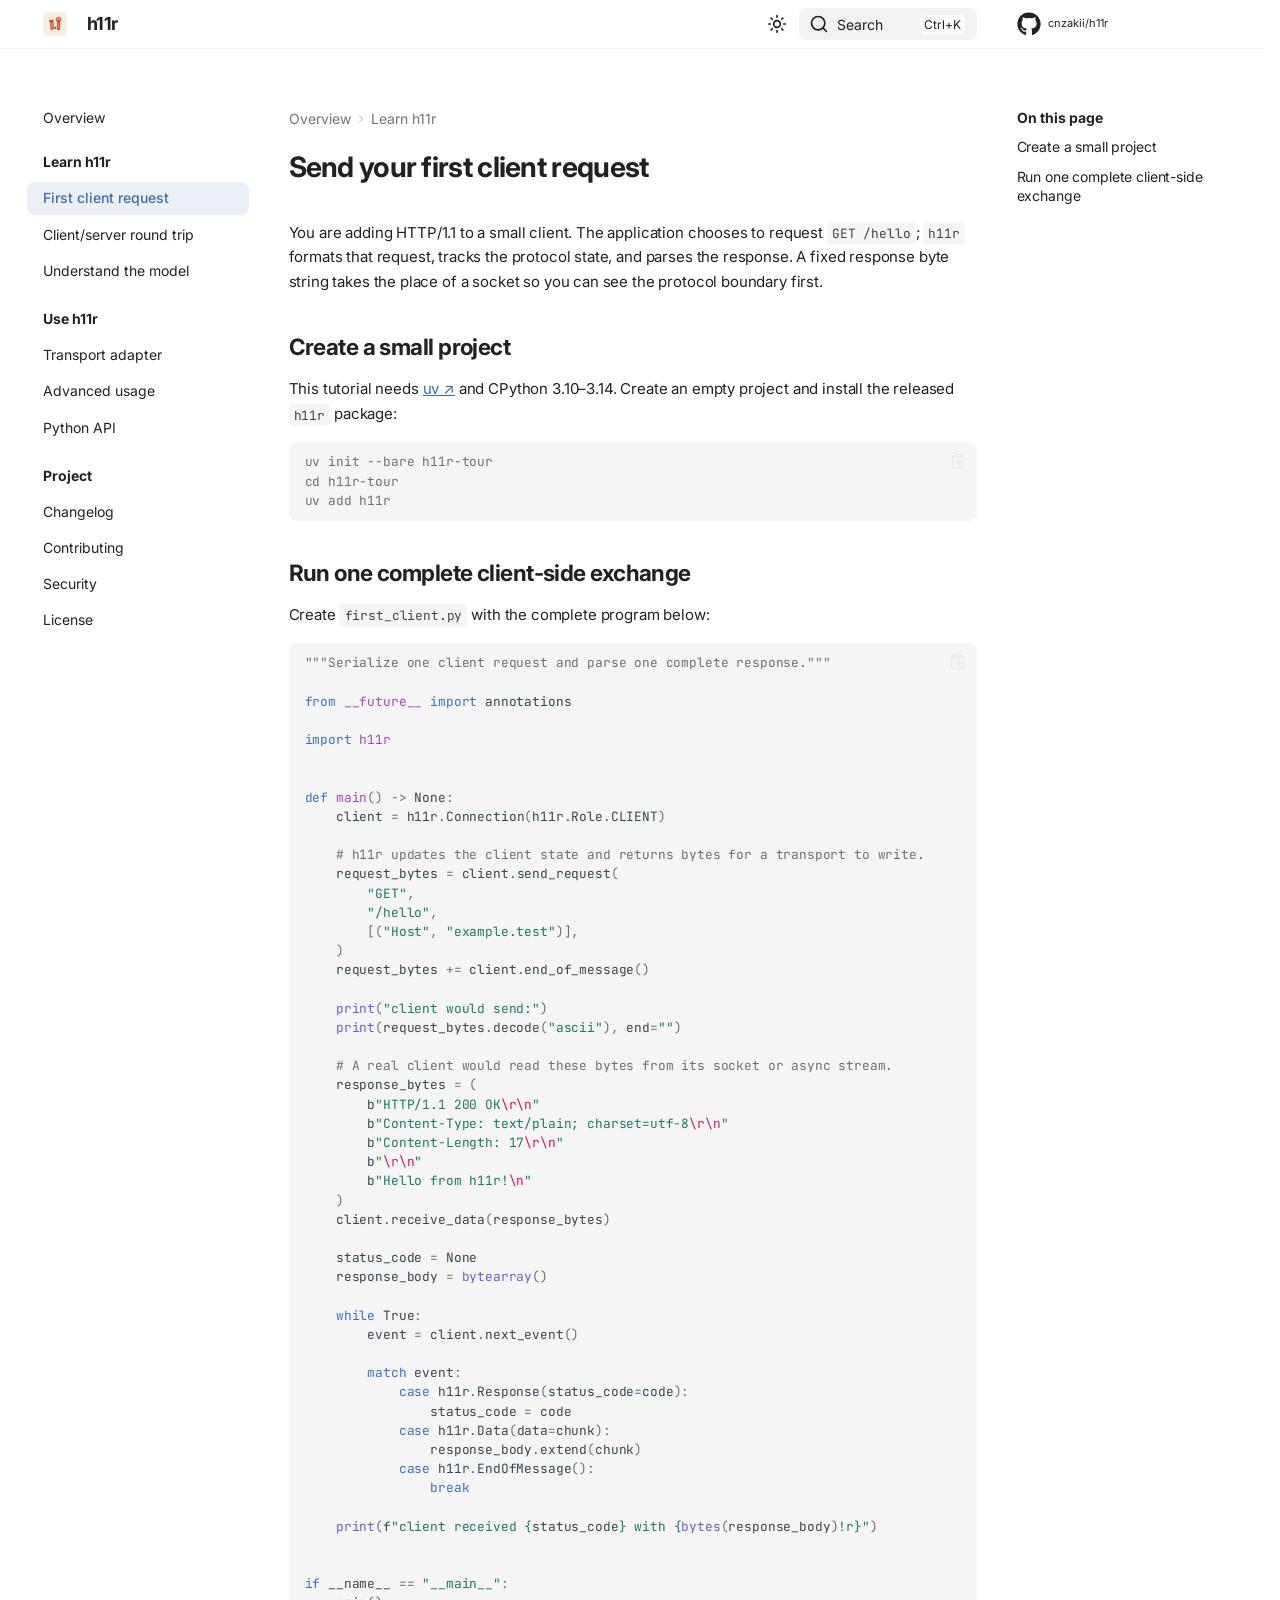
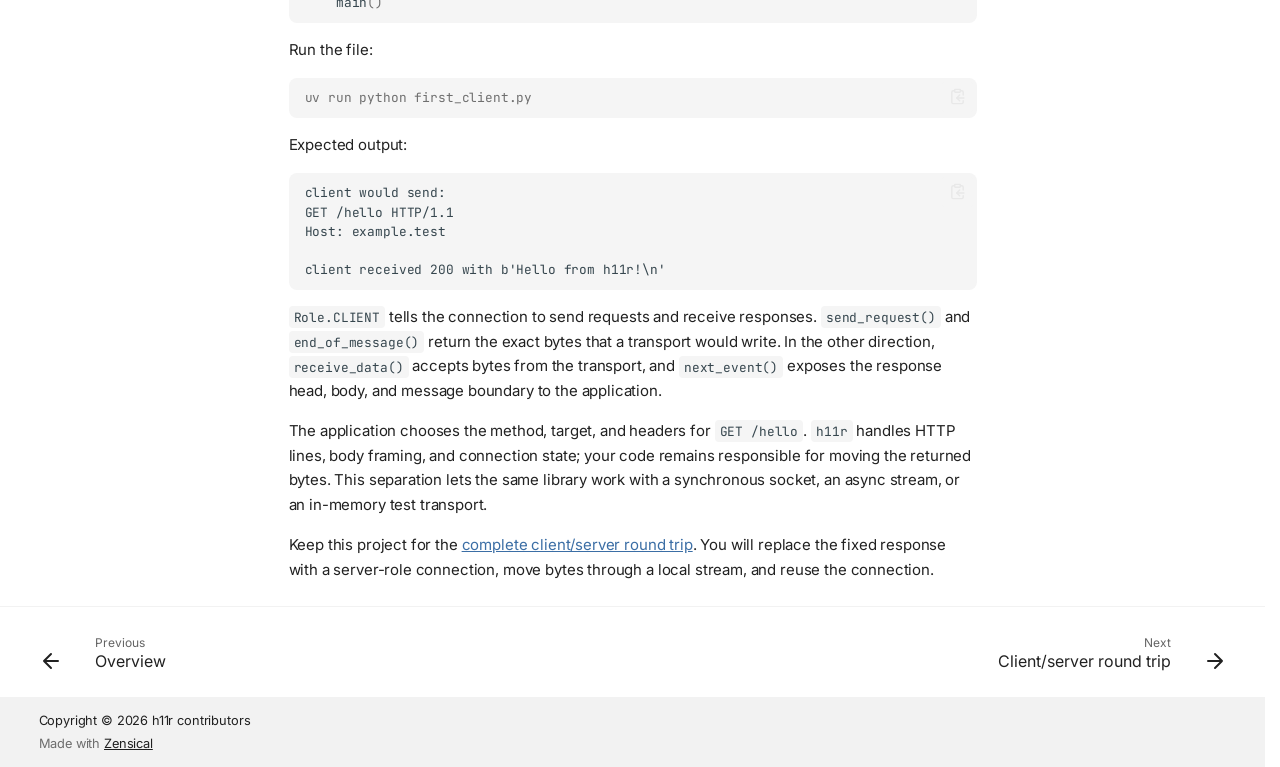
<file: dev/getting-started/index.html>
<!doctype html>
<html lang="en" class="no-js">
  <head>
    
      <meta charset="utf-8">
      <meta name="viewport" content="width=device-width,initial-scale=1">
      
        <meta name="description" content="Send one HTTP request from a client and turn the response bytes into events.">
      
      
        <meta name="author" content="h11r contributors">
      
      
        <link rel="canonical" href="https://cnzakii.github.io/h11r/dev/getting-started/">
      
      
        <link rel="prev" href="./..">
      
      
        <link rel="next" href="../round-trip/">
      
      
        
      
      
      <link rel="icon" href="../assets/h11r.svg">
      <meta name="generator" content="zensical-0.0.51">
    
    
      
        <title>Send your first client request - h11r</title>
      
    
    
      
        
      
      <link rel="stylesheet" href="../assets/stylesheets/modern/main.62c9b9cc.min.css">
      
        
          
        
        <link rel="stylesheet" href="../assets/stylesheets/modern/palette.dfe2e883.min.css">
      
      


    
    
      
    
    
      
        
        
        <link rel="preconnect" href="https://fonts.gstatic.com" crossorigin>
        <link rel="stylesheet" href="https://fonts.googleapis.com/css?family=Inter:300,300i,400,400i,500,500i,700,700i%7CJetBrains+Mono:400,400i,700,700i&amp;display=fallback">
        <style>:root{--md-text-font:"Inter";--md-code-font:"JetBrains Mono"}</style>
      
    
    
      <link rel="stylesheet" href="../stylesheets/extra.css">
    
    <script>__md_scope=new URL("..",location),__md_scope.pathname.endsWith("/")||(__md_scope=new URL(__md_scope.pathname+"/",location)),__md_hash=e=>[...e].reduce(((e,t)=>(e<<5)-e+t.charCodeAt(0)),0),__md_get=(e,t=localStorage,_=__md_scope)=>JSON.parse(t.getItem(_.pathname+"."+e)),__md_set=(e,t,_=localStorage,a=__md_scope)=>{try{_.setItem(a.pathname+"."+e,JSON.stringify(t))}catch(e){}},document.documentElement.setAttribute("data-platform",navigator.platform)</script>
    
      

    
    
  </head>
  
  
    
    
      
    
    
    
    
    <body dir="ltr" data-md-color-scheme="default" data-md-color-primary="indigo" data-md-color-accent="indigo">
  
    
    <input class="md-toggle" data-md-toggle="drawer" type="checkbox" id="__drawer" autocomplete="off">
    <input class="md-toggle" data-md-toggle="search" type="checkbox" id="__search" autocomplete="off">
    <label class="md-overlay" for="__drawer" aria-label="Navigation"></label>
    <div data-md-component="skip">
      
        
        <a href="#send-your-first-client-request" class="md-skip">
          Skip to content
        </a>
      
    </div>
    <div data-md-component="announce">
      
    </div>
    
      <div data-md-color-scheme="default" data-md-component="outdated" hidden>
        
          <aside class="md-banner md-banner--warning">
            <div class="md-banner__inner md-grid md-typeset">
              
  <div class="version-notice">
    <strong>Not the latest stable documentation</strong>
    <span>This version may differ from the package installed from PyPI.</span>
    <a href="../..">View latest stable</a>
  </div>

            </div>
            <script>var el=document.querySelector("[data-md-component=outdated]"),base=new URL("..",location),outdated=__md_get("__outdated",sessionStorage,base);!0===outdated&&el&&(el.hidden=!1)</script>
          </aside>
        
      </div>
    
    
      

  

<header class="md-header md-header--shadow" data-md-component="header">
  <nav class="md-header__inner md-grid" aria-label="Header">
    <a href="./.." title="h11r" class="md-header__button md-logo" aria-label="h11r" data-md-component="logo">
      
  <img src="../assets/h11r.svg" alt="h11r">

    </a>
    <label class="md-header__button md-icon" for="__drawer" aria-label="Navigation">
      
      <svg xmlns="http://www.w3.org/2000/svg" fill="none" stroke="currentColor" stroke-linecap="round" stroke-linejoin="round" stroke-width="2" class="lucide lucide-menu" viewBox="0 0 24 24"><path d="M4 5h16M4 12h16M4 19h16"/></svg>
    </label>
    <div class="md-header__title" data-md-component="header-title">
      <div class="md-header__ellipsis">
        <div class="md-header__topic">
          <span class="md-ellipsis">
            h11r
          </span>
        </div>
        <div class="md-header__topic" data-md-component="header-topic">
          <span class="md-ellipsis">
            
              Send your first client request
            
          </span>
        </div>
      </div>
    </div>
    
      
        <form class="md-header__option" data-md-component="palette">
  
    
    
    
    <input class="md-option" data-md-color-media="none" data-md-color-scheme="default" data-md-color-primary="indigo" data-md-color-accent="indigo"  aria-label="Switch to dark mode"  type="radio" name="__palette" id="__palette_0">
    
      <label class="md-header__button md-icon" title="Switch to dark mode" for="__palette_1" hidden>
        <svg xmlns="http://www.w3.org/2000/svg" fill="none" stroke="currentColor" stroke-linecap="round" stroke-linejoin="round" stroke-width="2" class="lucide lucide-sun" viewBox="0 0 24 24"><circle cx="12" cy="12" r="4"/><path d="M12 2v2M12 20v2M4.93 4.93l1.41 1.41M17.66 17.66l1.41 1.41M2 12h2M20 12h2M6.34 17.66l-1.41 1.41M19.07 4.93l-1.41 1.41"/></svg>
      </label>
    
  
    
    
    
    <input class="md-option" data-md-color-media="none" data-md-color-scheme="slate" data-md-color-primary="indigo" data-md-color-accent="indigo"  aria-label="Switch to light mode"  type="radio" name="__palette" id="__palette_1">
    
      <label class="md-header__button md-icon" title="Switch to light mode" for="__palette_0" hidden>
        <svg xmlns="http://www.w3.org/2000/svg" fill="none" stroke="currentColor" stroke-linecap="round" stroke-linejoin="round" stroke-width="2" class="lucide lucide-moon" viewBox="0 0 24 24"><path d="M20.985 12.486a9 9 0 1 1-9.473-9.472c.405-.022.617.46.402.803a6 6 0 0 0 8.268 8.268c.344-.215.825-.004.803.401"/></svg>
      </label>
    
  
</form>
      
    
    
      <script>var palette=__md_get("__palette");if(palette&&palette.color){if("(prefers-color-scheme)"===palette.color.media){var media=matchMedia("(prefers-color-scheme: light)"),input=document.querySelector(media.matches?"[data-md-color-media='(prefers-color-scheme: light)']":"[data-md-color-media='(prefers-color-scheme: dark)']");palette.color.media=input.getAttribute("data-md-color-media"),palette.color.scheme=input.getAttribute("data-md-color-scheme"),palette.color.primary=input.getAttribute("data-md-color-primary"),palette.color.accent=input.getAttribute("data-md-color-accent")}for(var[key,value]of Object.entries(palette.color))document.body.setAttribute("data-md-color-"+key,value)}</script>
    
    
    
      
      
        <label class="md-header__button md-icon" for="__search" aria-label="Search">
          
          <svg xmlns="http://www.w3.org/2000/svg" fill="none" stroke="currentColor" stroke-linecap="round" stroke-linejoin="round" stroke-width="2" class="lucide lucide-search" viewBox="0 0 24 24"><path d="m21 21-4.34-4.34"/><circle cx="11" cy="11" r="8"/></svg>
        </label>
        <div class="md-search" data-md-component="search" role="dialog" aria-label="Search">
  <button type="button" class="md-search__button">
    Search
  </button>
</div>
      
    
    <div class="md-header__source">
      
        <a href="https://github.com/cnzakii/h11r" title="Go to repository" class="md-source" data-md-component="source">
  <div class="md-source__icon md-icon">
    
    <svg xmlns="http://www.w3.org/2000/svg" viewBox="0 0 512 512"><!--! Font Awesome Free 7.2.0 by @fontawesome - https://fontawesome.com License - https://fontawesome.com/license/free (Icons: CC BY 4.0, Fonts: SIL OFL 1.1, Code: MIT License) Copyright 2026 Fonticons, Inc.--><path fill="currentColor" d="M173.9 397.4c0 2-2.3 3.6-5.2 3.6-3.3.3-5.6-1.3-5.6-3.6 0-2 2.3-3.6 5.2-3.6 3-.3 5.6 1.3 5.6 3.6m-31.1-4.5c-.7 2 1.3 4.3 4.3 4.9 2.6 1 5.6 0 6.2-2s-1.3-4.3-4.3-5.2c-2.6-.7-5.5.3-6.2 2.3m44.2-1.7c-2.9.7-4.9 2.6-4.6 4.9.3 2 2.9 3.3 5.9 2.6 2.9-.7 4.9-2.6 4.6-4.6-.3-1.9-3-3.2-5.9-2.9M252.8 8C114.1 8 8 113.3 8 252c0 110.9 69.8 205.8 169.5 239.2 12.8 2.3 17.3-5.6 17.3-12.1 0-6.2-.3-40.4-.3-61.4 0 0-70 15-84.7-29.8 0 0-11.4-29.1-27.8-36.6 0 0-22.9-15.7 1.6-15.4 0 0 24.9 2 38.6 25.8 21.9 38.6 58.6 27.5 72.9 20.9 2.3-16 8.8-27.1 16-33.7-55.9-6.2-112.3-14.3-112.3-110.5 0-27.5 7.6-41.3 23.6-58.9-2.6-6.5-11.1-33.3 2.6-67.9 20.9-6.5 69 27 69 27 20-5.6 41.5-8.5 62.8-8.5s42.8 2.9 62.8 8.5c0 0 48.1-33.6 69-27 13.7 34.7 5.2 61.4 2.6 67.9 16 17.7 25.8 31.5 25.8 58.9 0 96.5-58.9 104.2-114.8 110.5 9.2 7.9 17 22.9 17 46.4 0 33.7-.3 75.4-.3 83.6 0 6.5 4.6 14.4 17.3 12.1C436.2 457.8 504 362.9 504 252 504 113.3 391.5 8 252.8 8M105.2 352.9c-1.3 1-1 3.3.7 5.2 1.6 1.6 3.9 2.3 5.2 1 1.3-1 1-3.3-.7-5.2-1.6-1.6-3.9-2.3-5.2-1m-10.8-8.1c-.7 1.3.3 2.9 2.3 3.9 1.6 1 3.6.7 4.3-.7.7-1.3-.3-2.9-2.3-3.9-2-.6-3.6-.3-4.3.7m32.4 35.6c-1.6 1.3-1 4.3 1.3 6.2 2.3 2.3 5.2 2.6 6.5 1 1.3-1.3.7-4.3-1.3-6.2-2.2-2.3-5.2-2.6-6.5-1m-11.4-14.7c-1.6 1-1.6 3.6 0 5.9s4.3 3.3 5.6 2.3c1.6-1.3 1.6-3.9 0-6.2-1.4-2.3-4-3.3-5.6-2"/></svg>
  </div>
  <div class="md-source__repository">
    cnzakii/h11r
  </div>
</a>
      
    </div>
  </nav>
  
</header>
    
    <div class="md-container" data-md-component="container">
      
      
        
          
        
      
      <main class="md-main" data-md-component="main">
        <div class="md-main__inner md-grid">
          
            
              
              <div class="md-sidebar md-sidebar--primary" data-md-component="sidebar" data-md-type="navigation" >
                <div class="md-sidebar__scrollwrap">
                  <div class="md-sidebar__inner">
                    



<nav class="md-nav md-nav--primary" aria-label="Navigation" data-md-level="0">
  <label class="md-nav__title" for="__drawer">
    <a href="./.." title="h11r" class="md-nav__button md-logo" aria-label="h11r" data-md-component="logo">
      
  <img src="../assets/h11r.svg" alt="h11r">

    </a>
    h11r
  </label>
  
    <div class="md-nav__source">
      <a href="https://github.com/cnzakii/h11r" title="Go to repository" class="md-source" data-md-component="source">
  <div class="md-source__icon md-icon">
    
    <svg xmlns="http://www.w3.org/2000/svg" viewBox="0 0 512 512"><!--! Font Awesome Free 7.2.0 by @fontawesome - https://fontawesome.com License - https://fontawesome.com/license/free (Icons: CC BY 4.0, Fonts: SIL OFL 1.1, Code: MIT License) Copyright 2026 Fonticons, Inc.--><path fill="currentColor" d="M173.9 397.4c0 2-2.3 3.6-5.2 3.6-3.3.3-5.6-1.3-5.6-3.6 0-2 2.3-3.6 5.2-3.6 3-.3 5.6 1.3 5.6 3.6m-31.1-4.5c-.7 2 1.3 4.3 4.3 4.9 2.6 1 5.6 0 6.2-2s-1.3-4.3-4.3-5.2c-2.6-.7-5.5.3-6.2 2.3m44.2-1.7c-2.9.7-4.9 2.6-4.6 4.9.3 2 2.9 3.3 5.9 2.6 2.9-.7 4.9-2.6 4.6-4.6-.3-1.9-3-3.2-5.9-2.9M252.8 8C114.1 8 8 113.3 8 252c0 110.9 69.8 205.8 169.5 239.2 12.8 2.3 17.3-5.6 17.3-12.1 0-6.2-.3-40.4-.3-61.4 0 0-70 15-84.7-29.8 0 0-11.4-29.1-27.8-36.6 0 0-22.9-15.7 1.6-15.4 0 0 24.9 2 38.6 25.8 21.9 38.6 58.6 27.5 72.9 20.9 2.3-16 8.8-27.1 16-33.7-55.9-6.2-112.3-14.3-112.3-110.5 0-27.5 7.6-41.3 23.6-58.9-2.6-6.5-11.1-33.3 2.6-67.9 20.9-6.5 69 27 69 27 20-5.6 41.5-8.5 62.8-8.5s42.8 2.9 62.8 8.5c0 0 48.1-33.6 69-27 13.7 34.7 5.2 61.4 2.6 67.9 16 17.7 25.8 31.5 25.8 58.9 0 96.5-58.9 104.2-114.8 110.5 9.2 7.9 17 22.9 17 46.4 0 33.7-.3 75.4-.3 83.6 0 6.5 4.6 14.4 17.3 12.1C436.2 457.8 504 362.9 504 252 504 113.3 391.5 8 252.8 8M105.2 352.9c-1.3 1-1 3.3.7 5.2 1.6 1.6 3.9 2.3 5.2 1 1.3-1 1-3.3-.7-5.2-1.6-1.6-3.9-2.3-5.2-1m-10.8-8.1c-.7 1.3.3 2.9 2.3 3.9 1.6 1 3.6.7 4.3-.7.7-1.3-.3-2.9-2.3-3.9-2-.6-3.6-.3-4.3.7m32.4 35.6c-1.6 1.3-1 4.3 1.3 6.2 2.3 2.3 5.2 2.6 6.5 1 1.3-1.3.7-4.3-1.3-6.2-2.2-2.3-5.2-2.6-6.5-1m-11.4-14.7c-1.6 1-1.6 3.6 0 5.9s4.3 3.3 5.6 2.3c1.6-1.3 1.6-3.9 0-6.2-1.4-2.3-4-3.3-5.6-2"/></svg>
  </div>
  <div class="md-source__repository">
    cnzakii/h11r
  </div>
</a>
    </div>
  
  <ul class="md-nav__list" data-md-scrollfix>
    
      
      
  
  
  
  
    <li class="md-nav__item">
      <a href="./.." class="md-nav__link">
        
  
  
  <span class="md-ellipsis">
    
  
  Overview

    
  </span>
  
  

      </a>
    </li>
  

    
      
      
  
  
    
  
  
  
    
    
    
    
      
        
        
      
    
    
    <li class="md-nav__item md-nav__item--active md-nav__item--section md-nav__item--nested">
      
        
        
        <input class="md-nav__toggle md-toggle " type="checkbox" id="__nav_2" checked>
        
          
          <label class="md-nav__link" for="__nav_2" id="__nav_2_label" tabindex="">
            
  
  
  <span class="md-ellipsis">
    
  
  Learn h11r

    
  </span>
  
  

            <span class="md-nav__icon md-icon"></span>
          </label>
        
        <nav class="md-nav" data-md-level="1" aria-labelledby="__nav_2_label" aria-expanded="true">
          <label class="md-nav__title" for="__nav_2">
            <span class="md-nav__icon md-icon"></span>
            
  
  Learn h11r

          </label>
          <ul class="md-nav__list" data-md-scrollfix>
            
              
                
  
  
    
  
  
  
    <li class="md-nav__item md-nav__item--active">
      
      
      
      
        
      
      
        <label class="md-nav__link md-nav__link--active" for="__toc">
          
  
  
  <span class="md-ellipsis">
    
  
  First client request

    
  </span>
  
  

          <span class="md-nav__icon md-icon"></span>
        </label>
      
      <a href="././" class="md-nav__link md-nav__link--active">
        
  
  
  <span class="md-ellipsis">
    
  
  First client request

    
  </span>
  
  

      </a>
      
        


<nav class="md-nav md-nav--secondary" aria-label="On this page">
  
  
  
    
  
  
    <label class="md-nav__title" for="__toc">
      <span class="md-nav__icon md-icon"></span>
      On this page
    </label>
    <ul class="md-nav__list" data-md-component="toc" data-md-scrollfix>
      
        <li class="md-nav__item">
  <a href="#create-a-small-project" class="md-nav__link">
    <span class="md-ellipsis">
      <span class="md-typeset">
        Create a small project
      </span>
    </span>
  </a>
  
</li>
      
        <li class="md-nav__item">
  <a href="#run-one-complete-client-side-exchange" class="md-nav__link">
    <span class="md-ellipsis">
      <span class="md-typeset">
        Run one complete client-side exchange
      </span>
    </span>
  </a>
  
</li>
      
    </ul>
  
</nav>
      
    </li>
  

              
            
              
                
  
  
  
  
    <li class="md-nav__item">
      <a href="../round-trip/" class="md-nav__link">
        
  
  
  <span class="md-ellipsis">
    
  
  Client/server round trip

    
  </span>
  
  

      </a>
    </li>
  

              
            
              
                
  
  
  
  
    <li class="md-nav__item">
      <a href="../concepts/" class="md-nav__link">
        
  
  
  <span class="md-ellipsis">
    
  
  Understand the model

    
  </span>
  
  

      </a>
    </li>
  

              
            
          </ul>
        </nav>
      
    </li>
  

    
      
      
  
  
  
  
    
    
    
    
      
        
        
      
    
    
    <li class="md-nav__item md-nav__item--section md-nav__item--nested">
      
        
        
        <input class="md-nav__toggle md-toggle " type="checkbox" id="__nav_3" >
        
          
          <label class="md-nav__link" for="__nav_3" id="__nav_3_label" tabindex="">
            
  
  
  <span class="md-ellipsis">
    
  
  Use h11r

    
  </span>
  
  

            <span class="md-nav__icon md-icon"></span>
          </label>
        
        <nav class="md-nav" data-md-level="1" aria-labelledby="__nav_3_label" aria-expanded="false">
          <label class="md-nav__title" for="__nav_3">
            <span class="md-nav__icon md-icon"></span>
            
  
  Use h11r

          </label>
          <ul class="md-nav__list" data-md-scrollfix>
            
              
                
  
  
  
  
    <li class="md-nav__item">
      <a href="../integration/" class="md-nav__link">
        
  
  
  <span class="md-ellipsis">
    
  
  Transport adapter

    
  </span>
  
  

      </a>
    </li>
  

              
            
              
                
  
  
  
  
    <li class="md-nav__item">
      <a href="../advanced/" class="md-nav__link">
        
  
  
  <span class="md-ellipsis">
    
  
  Advanced usage

    
  </span>
  
  

      </a>
    </li>
  

              
            
              
                
  
  
  
  
    <li class="md-nav__item">
      <a href="../api/" class="md-nav__link">
        
  
  
  <span class="md-ellipsis">
    
  
  Python API

    
  </span>
  
  

      </a>
    </li>
  

              
            
          </ul>
        </nav>
      
    </li>
  

    
      
      
  
  
  
  
    
    
    
    
      
        
        
      
    
    
    <li class="md-nav__item md-nav__item--section md-nav__item--nested">
      
        
        
        <input class="md-nav__toggle md-toggle " type="checkbox" id="__nav_4" >
        
          
          <label class="md-nav__link" for="__nav_4" id="__nav_4_label" tabindex="">
            
  
  
  <span class="md-ellipsis">
    
  
  Project

    
  </span>
  
  

            <span class="md-nav__icon md-icon"></span>
          </label>
        
        <nav class="md-nav" data-md-level="1" aria-labelledby="__nav_4_label" aria-expanded="false">
          <label class="md-nav__title" for="__nav_4">
            <span class="md-nav__icon md-icon"></span>
            
  
  Project

          </label>
          <ul class="md-nav__list" data-md-scrollfix>
            
              
                
  
  
  
  
    <li class="md-nav__item">
      <a href="../changelog/" class="md-nav__link">
        
  
  
  <span class="md-ellipsis">
    
  
  Changelog

    
  </span>
  
  

      </a>
    </li>
  

              
            
              
                
  
  
  
  
    <li class="md-nav__item">
      <a href="../contributing/" class="md-nav__link">
        
  
  
  <span class="md-ellipsis">
    
  
  Contributing

    
  </span>
  
  

      </a>
    </li>
  

              
            
              
                
  
  
  
  
    <li class="md-nav__item">
      <a href="../security/" class="md-nav__link">
        
  
  
  <span class="md-ellipsis">
    
  
  Security

    
  </span>
  
  

      </a>
    </li>
  

              
            
              
                
  
  
  
  
    <li class="md-nav__item">
      <a href="../license/" class="md-nav__link">
        
  
  
  <span class="md-ellipsis">
    
  
  License

    
  </span>
  
  

      </a>
    </li>
  

              
            
          </ul>
        </nav>
      
    </li>
  

    
  </ul>
</nav>
                  </div>
                </div>
              </div>
            
            
              
              <div class="md-sidebar md-sidebar--secondary" data-md-component="sidebar" data-md-type="toc" >
                <div class="md-sidebar__scrollwrap">
                  
                    
                    
                    
                      
                    
                    
                      <input class="md-nav__toggle md-toggle" type="checkbox" id="__toc">
                      <div class="md-sidebar-button__wrapper">
                        <label class="md-sidebar-button" for="__toc"></label>
                      </div>
                    
                  
                  <div class="md-sidebar__inner">
                    


<nav class="md-nav md-nav--secondary" aria-label="On this page">
  
  
  
    
  
  
    <label class="md-nav__title" for="__toc">
      <span class="md-nav__icon md-icon"></span>
      On this page
    </label>
    <ul class="md-nav__list" data-md-component="toc" data-md-scrollfix>
      
        <li class="md-nav__item">
  <a href="#create-a-small-project" class="md-nav__link">
    <span class="md-ellipsis">
      <span class="md-typeset">
        Create a small project
      </span>
    </span>
  </a>
  
</li>
      
        <li class="md-nav__item">
  <a href="#run-one-complete-client-side-exchange" class="md-nav__link">
    <span class="md-ellipsis">
      <span class="md-typeset">
        Run one complete client-side exchange
      </span>
    </span>
  </a>
  
</li>
      
    </ul>
  
</nav>
                  </div>
                </div>
              </div>
            
          
          
            <div class="md-content" data-md-component="content">
              
                



  


  <nav class="md-path" aria-label="Navigation" >
    <ol class="md-path__list">
      
        
  
  
    <li class="md-path__item">
      <a href="./.." class="md-path__link">
        
  
  <span class="md-ellipsis">
    Overview
  </span>

      </a>
    </li>
  

      
      
        
  
  
    
    
    
    
    
      <li class="md-path__item">
        <a href="././" class="md-path__link">
          
  
  <span class="md-ellipsis">
    Learn h11r
  </span>

        </a>
      </li>
    
  

      
    </ol>
  </nav>

              
              <article class="md-content__inner md-typeset">
                
                  
  
  


<h1 id="send-your-first-client-request">Send your first client request<a class="headerlink" href="#send-your-first-client-request" title="Permanent link">&para;</a></h1>
<p>You are adding HTTP/1.1 to a small client. The application chooses to request
<code>GET /hello</code>; <code>h11r</code> formats that request, tracks the protocol state, and
parses the response. A fixed response byte string takes the place of a socket
so you can see the protocol boundary first.</p>
<h2 id="create-a-small-project">Create a small project<a class="headerlink" href="#create-a-small-project" title="Permanent link">&para;</a></h2>
<p>This tutorial needs <a href="https://docs.astral.sh/uv/">uv ↗</a> and CPython 3.10–3.14.
Create an empty project and install the released <code>h11r</code> package:</p>
<div class="language-console highlight"><pre><span></span><code><span id="__span-0-1"><a id="__codelineno-0-1" name="__codelineno-0-1" href="#__codelineno-0-1"></a><span class="go">uv init --bare h11r-tour</span>
</span><span id="__span-0-2"><a id="__codelineno-0-2" name="__codelineno-0-2" href="#__codelineno-0-2"></a><span class="go">cd h11r-tour</span>
</span><span id="__span-0-3"><a id="__codelineno-0-3" name="__codelineno-0-3" href="#__codelineno-0-3"></a><span class="go">uv add h11r</span>
</span></code></pre></div>
<h2 id="run-one-complete-client-side-exchange">Run one complete client-side exchange<a class="headerlink" href="#run-one-complete-client-side-exchange" title="Permanent link">&para;</a></h2>
<p>Create <code>first_client.py</code> with the complete program below:</p>
<!-- fmt:off -->
<div class="language-python highlight"><pre><span></span><code><span id="__span-1-1"><a id="__codelineno-1-1" name="__codelineno-1-1" href="#__codelineno-1-1"></a><span class="sd">&quot;&quot;&quot;Serialize one client request and parse one complete response.&quot;&quot;&quot;</span>
</span><span id="__span-1-2"><a id="__codelineno-1-2" name="__codelineno-1-2" href="#__codelineno-1-2"></a>
</span><span id="__span-1-3"><a id="__codelineno-1-3" name="__codelineno-1-3" href="#__codelineno-1-3"></a><span class="kn">from</span><span class="w"> </span><span class="nn">__future__</span><span class="w"> </span><span class="kn">import</span> <span class="n">annotations</span>
</span><span id="__span-1-4"><a id="__codelineno-1-4" name="__codelineno-1-4" href="#__codelineno-1-4"></a>
</span><span id="__span-1-5"><a id="__codelineno-1-5" name="__codelineno-1-5" href="#__codelineno-1-5"></a><span class="kn">import</span><span class="w"> </span><span class="nn">h11r</span>
</span><span id="__span-1-6"><a id="__codelineno-1-6" name="__codelineno-1-6" href="#__codelineno-1-6"></a>
</span><span id="__span-1-7"><a id="__codelineno-1-7" name="__codelineno-1-7" href="#__codelineno-1-7"></a>
</span><span id="__span-1-8"><a id="__codelineno-1-8" name="__codelineno-1-8" href="#__codelineno-1-8"></a><span class="k">def</span><span class="w"> </span><span class="nf">main</span><span class="p">()</span> <span class="o">-&gt;</span> <span class="kc">None</span><span class="p">:</span>
</span><span id="__span-1-9"><a id="__codelineno-1-9" name="__codelineno-1-9" href="#__codelineno-1-9"></a>    <span class="n">client</span> <span class="o">=</span> <span class="n">h11r</span><span class="o">.</span><span class="n">Connection</span><span class="p">(</span><span class="n">h11r</span><span class="o">.</span><span class="n">Role</span><span class="o">.</span><span class="n">CLIENT</span><span class="p">)</span>
</span><span id="__span-1-10"><a id="__codelineno-1-10" name="__codelineno-1-10" href="#__codelineno-1-10"></a>
</span><span id="__span-1-11"><a id="__codelineno-1-11" name="__codelineno-1-11" href="#__codelineno-1-11"></a>    <span class="c1"># h11r updates the client state and returns bytes for a transport to write.</span>
</span><span id="__span-1-12"><a id="__codelineno-1-12" name="__codelineno-1-12" href="#__codelineno-1-12"></a>    <span class="n">request_bytes</span> <span class="o">=</span> <span class="n">client</span><span class="o">.</span><span class="n">send_request</span><span class="p">(</span>
</span><span id="__span-1-13"><a id="__codelineno-1-13" name="__codelineno-1-13" href="#__codelineno-1-13"></a>        <span class="s2">&quot;GET&quot;</span><span class="p">,</span>
</span><span id="__span-1-14"><a id="__codelineno-1-14" name="__codelineno-1-14" href="#__codelineno-1-14"></a>        <span class="s2">&quot;/hello&quot;</span><span class="p">,</span>
</span><span id="__span-1-15"><a id="__codelineno-1-15" name="__codelineno-1-15" href="#__codelineno-1-15"></a>        <span class="p">[(</span><span class="s2">&quot;Host&quot;</span><span class="p">,</span> <span class="s2">&quot;example.test&quot;</span><span class="p">)],</span>
</span><span id="__span-1-16"><a id="__codelineno-1-16" name="__codelineno-1-16" href="#__codelineno-1-16"></a>    <span class="p">)</span>
</span><span id="__span-1-17"><a id="__codelineno-1-17" name="__codelineno-1-17" href="#__codelineno-1-17"></a>    <span class="n">request_bytes</span> <span class="o">+=</span> <span class="n">client</span><span class="o">.</span><span class="n">end_of_message</span><span class="p">()</span>
</span><span id="__span-1-18"><a id="__codelineno-1-18" name="__codelineno-1-18" href="#__codelineno-1-18"></a>
</span><span id="__span-1-19"><a id="__codelineno-1-19" name="__codelineno-1-19" href="#__codelineno-1-19"></a>    <span class="nb">print</span><span class="p">(</span><span class="s2">&quot;client would send:&quot;</span><span class="p">)</span>
</span><span id="__span-1-20"><a id="__codelineno-1-20" name="__codelineno-1-20" href="#__codelineno-1-20"></a>    <span class="nb">print</span><span class="p">(</span><span class="n">request_bytes</span><span class="o">.</span><span class="n">decode</span><span class="p">(</span><span class="s2">&quot;ascii&quot;</span><span class="p">),</span> <span class="n">end</span><span class="o">=</span><span class="s2">&quot;&quot;</span><span class="p">)</span>
</span><span id="__span-1-21"><a id="__codelineno-1-21" name="__codelineno-1-21" href="#__codelineno-1-21"></a>
</span><span id="__span-1-22"><a id="__codelineno-1-22" name="__codelineno-1-22" href="#__codelineno-1-22"></a>    <span class="c1"># A real client would read these bytes from its socket or async stream.</span>
</span><span id="__span-1-23"><a id="__codelineno-1-23" name="__codelineno-1-23" href="#__codelineno-1-23"></a>    <span class="n">response_bytes</span> <span class="o">=</span> <span class="p">(</span>
</span><span id="__span-1-24"><a id="__codelineno-1-24" name="__codelineno-1-24" href="#__codelineno-1-24"></a>        <span class="sa">b</span><span class="s2">&quot;HTTP/1.1 200 OK</span><span class="se">\r\n</span><span class="s2">&quot;</span>
</span><span id="__span-1-25"><a id="__codelineno-1-25" name="__codelineno-1-25" href="#__codelineno-1-25"></a>        <span class="sa">b</span><span class="s2">&quot;Content-Type: text/plain; charset=utf-8</span><span class="se">\r\n</span><span class="s2">&quot;</span>
</span><span id="__span-1-26"><a id="__codelineno-1-26" name="__codelineno-1-26" href="#__codelineno-1-26"></a>        <span class="sa">b</span><span class="s2">&quot;Content-Length: 17</span><span class="se">\r\n</span><span class="s2">&quot;</span>
</span><span id="__span-1-27"><a id="__codelineno-1-27" name="__codelineno-1-27" href="#__codelineno-1-27"></a>        <span class="sa">b</span><span class="s2">&quot;</span><span class="se">\r\n</span><span class="s2">&quot;</span>
</span><span id="__span-1-28"><a id="__codelineno-1-28" name="__codelineno-1-28" href="#__codelineno-1-28"></a>        <span class="sa">b</span><span class="s2">&quot;Hello from h11r!</span><span class="se">\n</span><span class="s2">&quot;</span>
</span><span id="__span-1-29"><a id="__codelineno-1-29" name="__codelineno-1-29" href="#__codelineno-1-29"></a>    <span class="p">)</span>
</span><span id="__span-1-30"><a id="__codelineno-1-30" name="__codelineno-1-30" href="#__codelineno-1-30"></a>    <span class="n">client</span><span class="o">.</span><span class="n">receive_data</span><span class="p">(</span><span class="n">response_bytes</span><span class="p">)</span>
</span><span id="__span-1-31"><a id="__codelineno-1-31" name="__codelineno-1-31" href="#__codelineno-1-31"></a>
</span><span id="__span-1-32"><a id="__codelineno-1-32" name="__codelineno-1-32" href="#__codelineno-1-32"></a>    <span class="n">status_code</span> <span class="o">=</span> <span class="kc">None</span>
</span><span id="__span-1-33"><a id="__codelineno-1-33" name="__codelineno-1-33" href="#__codelineno-1-33"></a>    <span class="n">response_body</span> <span class="o">=</span> <span class="nb">bytearray</span><span class="p">()</span>
</span><span id="__span-1-34"><a id="__codelineno-1-34" name="__codelineno-1-34" href="#__codelineno-1-34"></a>
</span><span id="__span-1-35"><a id="__codelineno-1-35" name="__codelineno-1-35" href="#__codelineno-1-35"></a>    <span class="k">while</span> <span class="kc">True</span><span class="p">:</span>
</span><span id="__span-1-36"><a id="__codelineno-1-36" name="__codelineno-1-36" href="#__codelineno-1-36"></a>        <span class="n">event</span> <span class="o">=</span> <span class="n">client</span><span class="o">.</span><span class="n">next_event</span><span class="p">()</span>
</span><span id="__span-1-37"><a id="__codelineno-1-37" name="__codelineno-1-37" href="#__codelineno-1-37"></a>
</span><span id="__span-1-38"><a id="__codelineno-1-38" name="__codelineno-1-38" href="#__codelineno-1-38"></a>        <span class="k">match</span> <span class="n">event</span><span class="p">:</span>
</span><span id="__span-1-39"><a id="__codelineno-1-39" name="__codelineno-1-39" href="#__codelineno-1-39"></a>            <span class="k">case</span> <span class="n">h11r</span><span class="o">.</span><span class="n">Response</span><span class="p">(</span><span class="n">status_code</span><span class="o">=</span><span class="n">code</span><span class="p">):</span>
</span><span id="__span-1-40"><a id="__codelineno-1-40" name="__codelineno-1-40" href="#__codelineno-1-40"></a>                <span class="n">status_code</span> <span class="o">=</span> <span class="n">code</span>
</span><span id="__span-1-41"><a id="__codelineno-1-41" name="__codelineno-1-41" href="#__codelineno-1-41"></a>            <span class="k">case</span> <span class="n">h11r</span><span class="o">.</span><span class="n">Data</span><span class="p">(</span><span class="n">data</span><span class="o">=</span><span class="n">chunk</span><span class="p">):</span>
</span><span id="__span-1-42"><a id="__codelineno-1-42" name="__codelineno-1-42" href="#__codelineno-1-42"></a>                <span class="n">response_body</span><span class="o">.</span><span class="n">extend</span><span class="p">(</span><span class="n">chunk</span><span class="p">)</span>
</span><span id="__span-1-43"><a id="__codelineno-1-43" name="__codelineno-1-43" href="#__codelineno-1-43"></a>            <span class="k">case</span> <span class="n">h11r</span><span class="o">.</span><span class="n">EndOfMessage</span><span class="p">():</span>
</span><span id="__span-1-44"><a id="__codelineno-1-44" name="__codelineno-1-44" href="#__codelineno-1-44"></a>                <span class="k">break</span>
</span><span id="__span-1-45"><a id="__codelineno-1-45" name="__codelineno-1-45" href="#__codelineno-1-45"></a>
</span><span id="__span-1-46"><a id="__codelineno-1-46" name="__codelineno-1-46" href="#__codelineno-1-46"></a>    <span class="nb">print</span><span class="p">(</span><span class="sa">f</span><span class="s2">&quot;client received </span><span class="si">{</span><span class="n">status_code</span><span class="si">}</span><span class="s2"> with </span><span class="si">{</span><span class="nb">bytes</span><span class="p">(</span><span class="n">response_body</span><span class="p">)</span><span class="si">!r}</span><span class="s2">&quot;</span><span class="p">)</span>
</span><span id="__span-1-47"><a id="__codelineno-1-47" name="__codelineno-1-47" href="#__codelineno-1-47"></a>
</span><span id="__span-1-48"><a id="__codelineno-1-48" name="__codelineno-1-48" href="#__codelineno-1-48"></a>
</span><span id="__span-1-49"><a id="__codelineno-1-49" name="__codelineno-1-49" href="#__codelineno-1-49"></a><span class="k">if</span> <span class="vm">__name__</span> <span class="o">==</span> <span class="s2">&quot;__main__&quot;</span><span class="p">:</span>
</span><span id="__span-1-50"><a id="__codelineno-1-50" name="__codelineno-1-50" href="#__codelineno-1-50"></a>    <span class="n">main</span><span class="p">()</span>
</span></code></pre></div>
<!-- fmt:on -->

<p>Run the file:</p>
<div class="language-console highlight"><pre><span></span><code><span id="__span-2-1"><a id="__codelineno-2-1" name="__codelineno-2-1" href="#__codelineno-2-1"></a><span class="go">uv run python first_client.py</span>
</span></code></pre></div>
<p>Expected output:</p>
<div class="language-text highlight"><pre><span></span><code><span id="__span-3-1"><a id="__codelineno-3-1" name="__codelineno-3-1" href="#__codelineno-3-1"></a>client would send:
</span><span id="__span-3-2"><a id="__codelineno-3-2" name="__codelineno-3-2" href="#__codelineno-3-2"></a>GET /hello HTTP/1.1
</span><span id="__span-3-3"><a id="__codelineno-3-3" name="__codelineno-3-3" href="#__codelineno-3-3"></a>Host: example.test
</span><span id="__span-3-4"><a id="__codelineno-3-4" name="__codelineno-3-4" href="#__codelineno-3-4"></a>
</span><span id="__span-3-5"><a id="__codelineno-3-5" name="__codelineno-3-5" href="#__codelineno-3-5"></a>client received 200 with b&#39;Hello from h11r!\n&#39;
</span></code></pre></div>
<p><code>Role.CLIENT</code> tells the connection to send requests and receive responses.
<code>send_request()</code> and <code>end_of_message()</code> return the exact bytes that a transport
would write. In the other direction, <code>receive_data()</code> accepts bytes from the
transport, and <code>next_event()</code> exposes the response head, body, and message
boundary to the application.</p>
<p>The application chooses the method, target, and headers for <code>GET /hello</code>.
<code>h11r</code> handles HTTP lines, body framing, and connection state; your code remains
responsible for moving the returned bytes. This separation lets the same
library work with a synchronous socket, an async stream, or an in-memory test
transport.</p>
<p>Keep this project for the <a href="../round-trip/">complete client/server round trip</a>.
You will replace the fixed response with a server-role connection, move bytes
through a local stream, and reuse the connection.</p>









  
  






                
              </article>
            </div>
          
          
<script>var target=document.getElementById(location.hash.slice(1));target&&target.name&&(target.checked=target.name.startsWith("__tabbed_"))</script>
        </div>
        
          <button type="button" class="md-top md-icon" data-md-component="top" hidden>
  
  <svg xmlns="http://www.w3.org/2000/svg" fill="none" stroke="currentColor" stroke-linecap="round" stroke-linejoin="round" stroke-width="2" class="lucide lucide-circle-arrow-up" viewBox="0 0 24 24"><circle cx="12" cy="12" r="10"/><path d="m16 12-4-4-4 4M12 16V8"/></svg>
  Back to top
</button>
        
      </main>
      
        <footer class="md-footer">
  
    
      
      <nav class="md-footer__inner md-grid" aria-label="Footer" >
        
          
          <a href="./.." class="md-footer__link md-footer__link--prev" aria-label="Previous: Overview">
            <div class="md-footer__button md-icon">
              
              <svg xmlns="http://www.w3.org/2000/svg" fill="none" stroke="currentColor" stroke-linecap="round" stroke-linejoin="round" stroke-width="2" class="lucide lucide-arrow-left" viewBox="0 0 24 24"><path d="m12 19-7-7 7-7M19 12H5"/></svg>
            </div>
            <div class="md-footer__title">
              <span class="md-footer__direction">
                Previous
              </span>
              <div class="md-ellipsis">
                Overview
              </div>
            </div>
          </a>
        
        
          
          <a href="../round-trip/" class="md-footer__link md-footer__link--next" aria-label="Next: Client&#x2f;server round trip">
            <div class="md-footer__title">
              <span class="md-footer__direction">
                Next
              </span>
              <div class="md-ellipsis">
                Client/server round trip
              </div>
            </div>
            <div class="md-footer__button md-icon">
              
              <svg xmlns="http://www.w3.org/2000/svg" fill="none" stroke="currentColor" stroke-linecap="round" stroke-linejoin="round" stroke-width="2" class="lucide lucide-arrow-right" viewBox="0 0 24 24"><path d="M5 12h14M12 5l7 7-7 7"/></svg>
            </div>
          </a>
        
      </nav>
    
  
  <div class="md-footer-meta md-typeset">
    <div class="md-footer-meta__inner md-grid">
      <div class="md-copyright">
  
    <div class="md-copyright__highlight">
      Copyright &copy; 2026 h11r contributors
    </div>
  
  
    Made with
    <a href="https://zensical.org/" target="_blank" rel="noopener">
      Zensical
    </a>
  
</div>
      
    </div>
  </div>
</footer>
      
    </div>
    <div class="md-dialog" data-md-component="dialog">
      <div class="md-dialog__inner md-typeset"></div>
    </div>
    
      <div class="md-progress" data-md-component="progress" role="progressbar"></div>
    
    
    
      
      
      <script id="__config" type="application/json">{"annotate":null,"base":"..","features":["content.code.copy","navigation.footer","navigation.instant","navigation.instant.progress","navigation.path","navigation.sections","navigation.top","navigation.tracking","search.highlight","toc.follow"],"search":"../assets/javascripts/workers/search.b6b7e04f.min.js","tags":null,"translations":{"clipboard.copied":"Copied to clipboard","clipboard.copy":"Copy to clipboard","search.result.more.one":"1 more on this page","search.result.more.other":"# more on this page","search.result.none":"No matching documents","search.result.one":"1 matching document","search.result.other":"# matching documents","search.result.placeholder":"Type to start searching","search.result.term.missing":"Missing","select.version":"Select version"},"version":{"alias":true,"default":"latest","provider":"mike"}}</script>
    
    
      <script src="../assets/javascripts/bundle.d7f30b55.min.js"></script>
      
    
  </body>
</html>
</file>
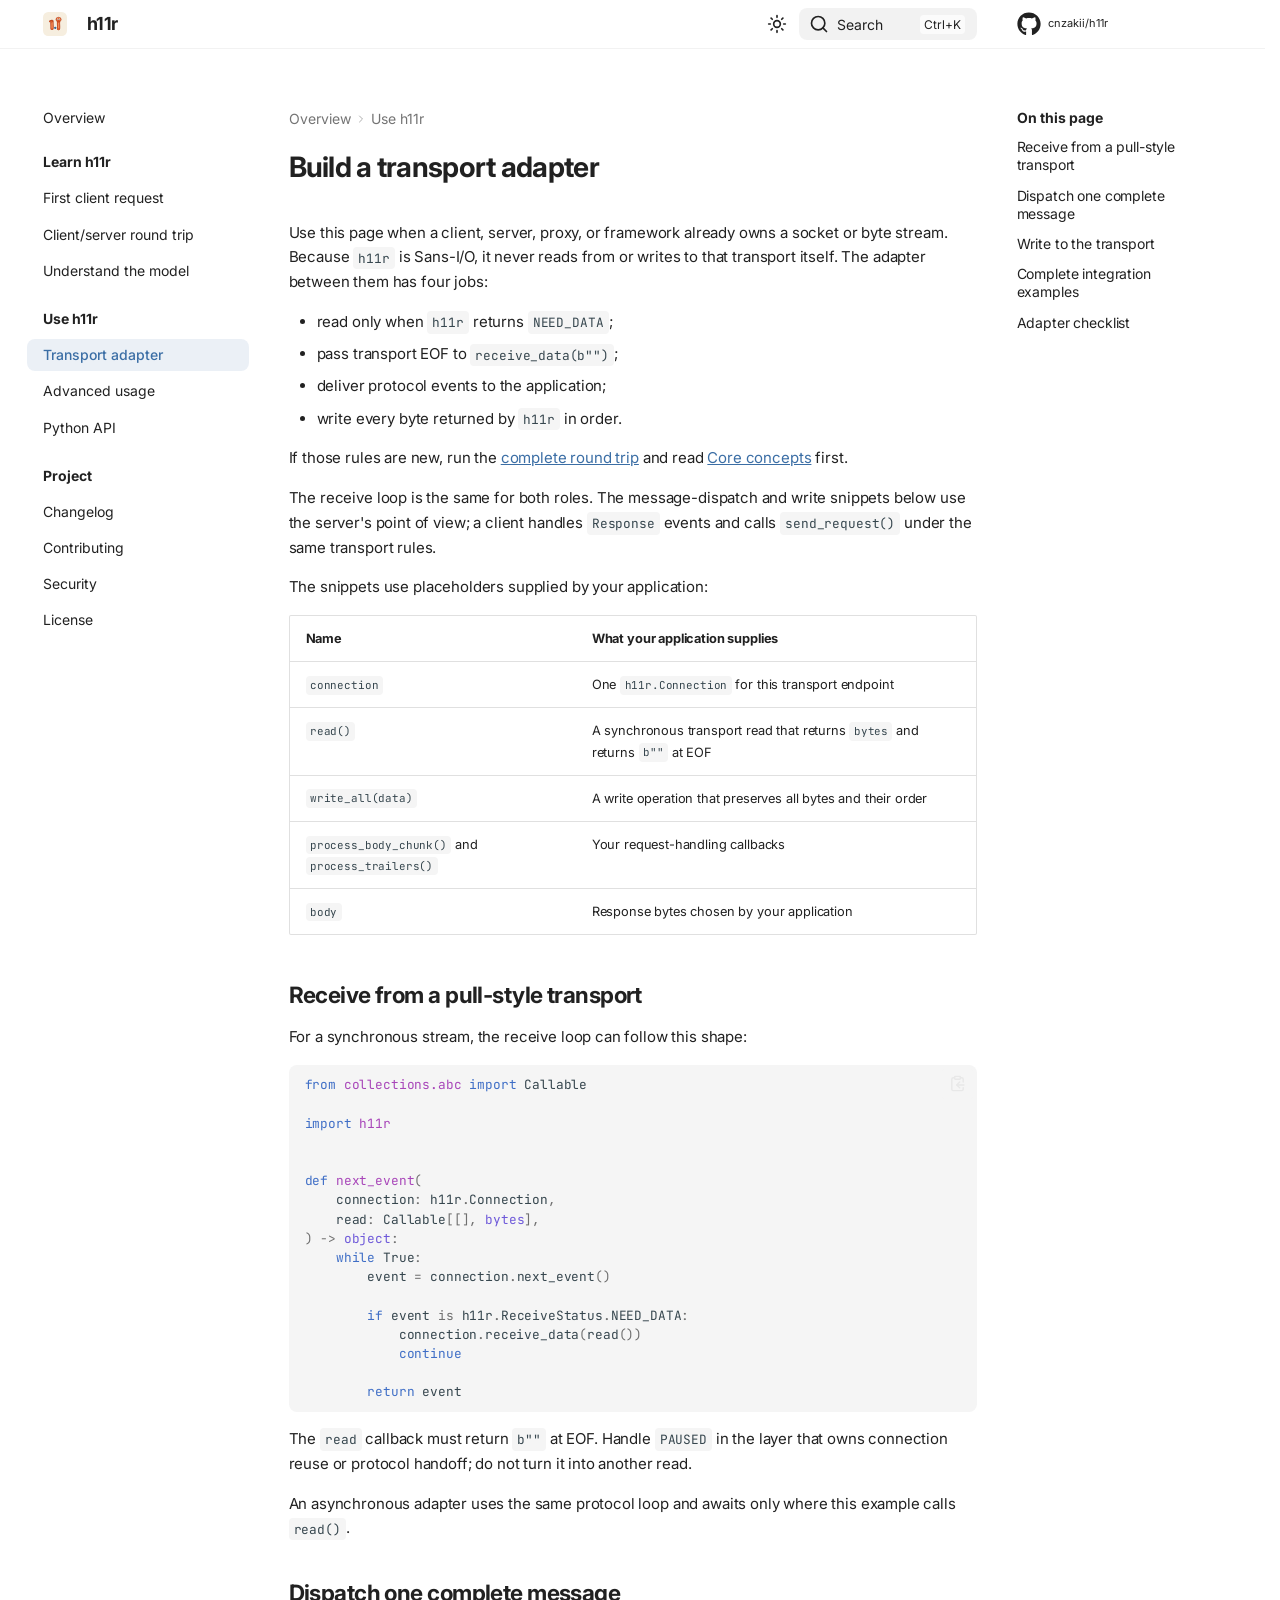
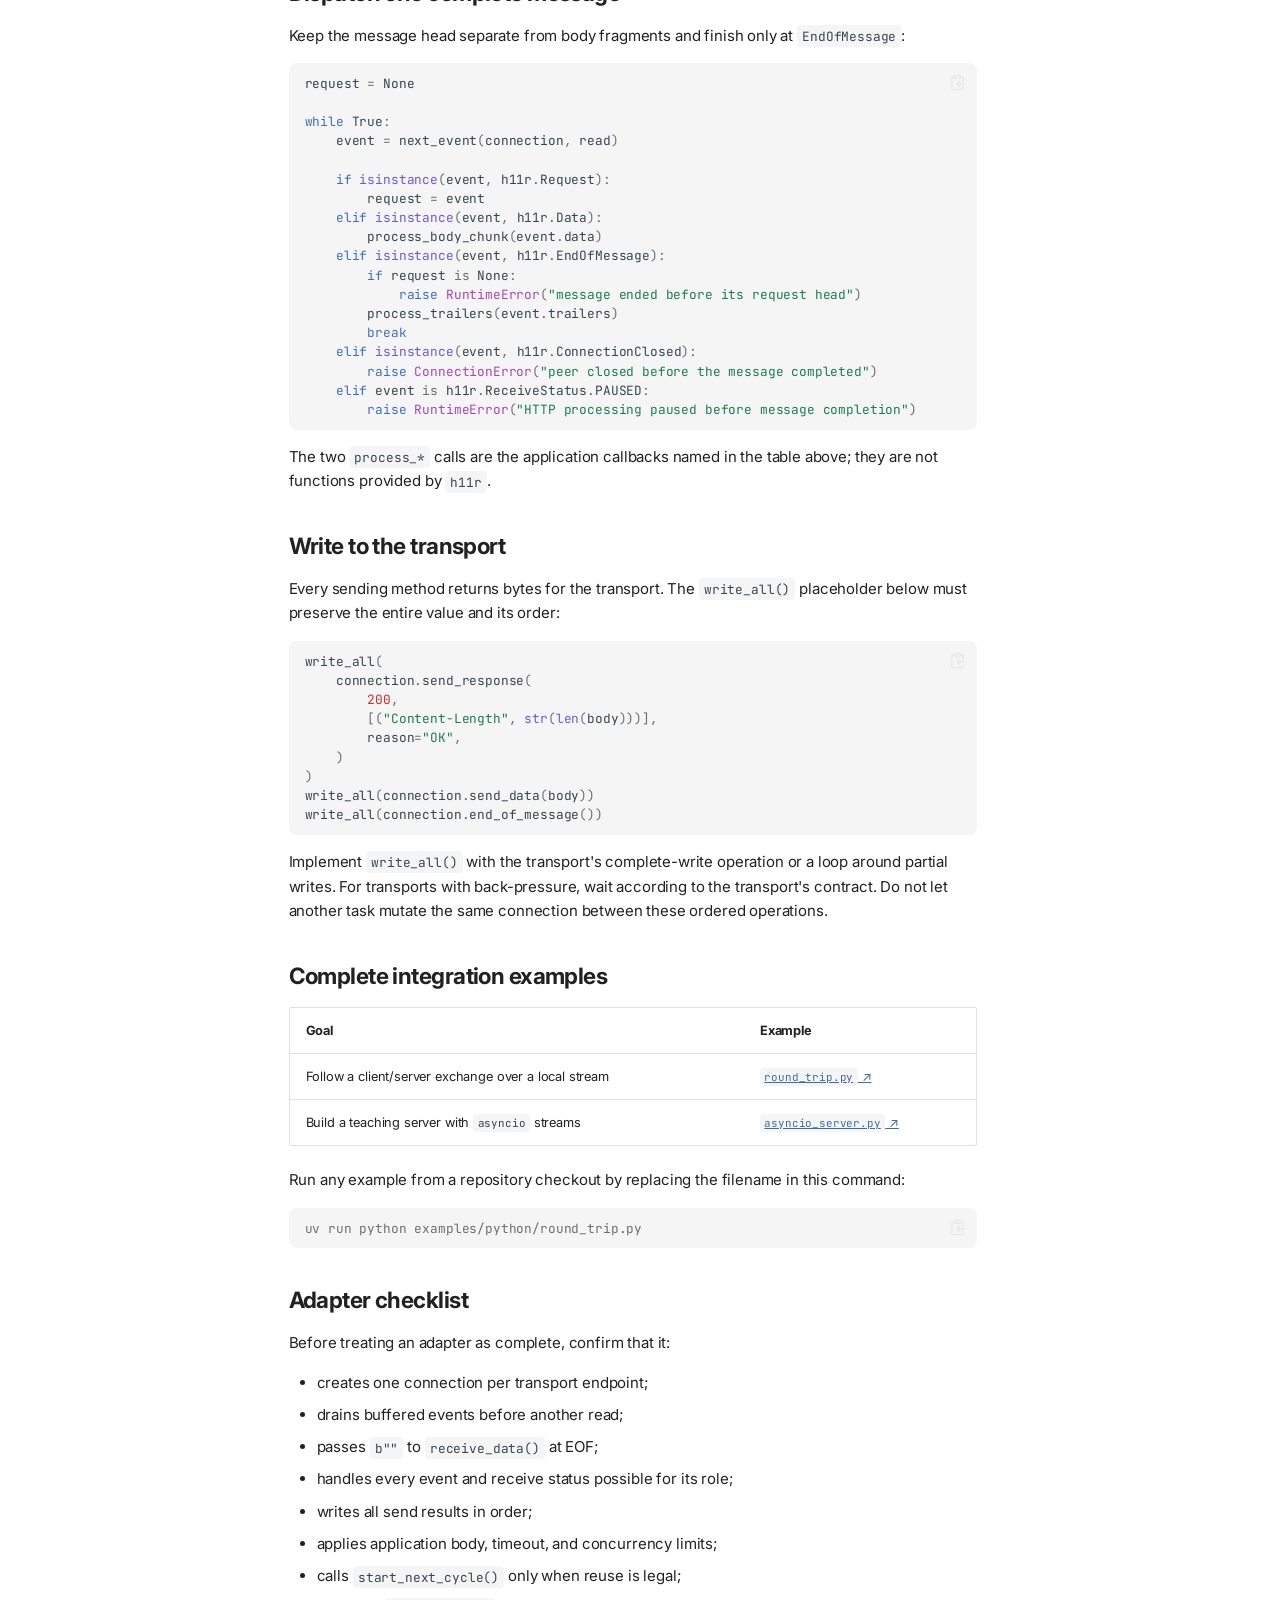
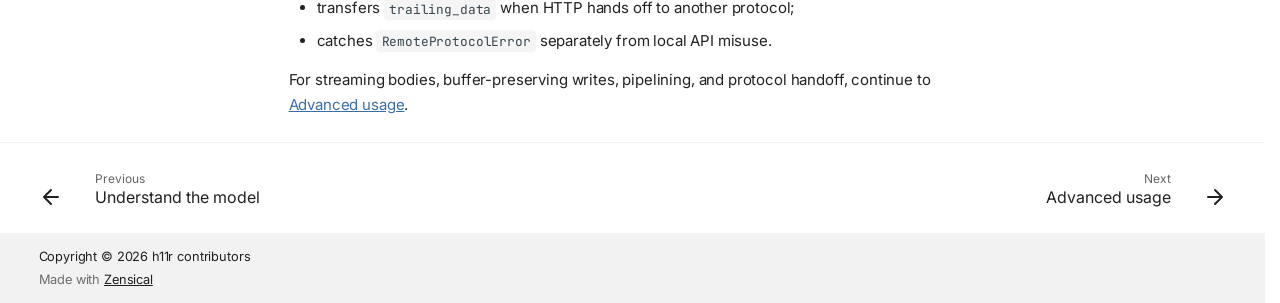
<file: dev/integration/index.html>
<!doctype html>
<html lang="en" class="no-js">
  <head>
    
      <meta charset="utf-8">
      <meta name="viewport" content="width=device-width,initial-scale=1">
      
        <meta name="description" content="Connect h11r to an existing synchronous or asynchronous byte transport.">
      
      
        <meta name="author" content="h11r contributors">
      
      
        <link rel="canonical" href="https://cnzakii.github.io/h11r/dev/integration/">
      
      
        <link rel="prev" href="../concepts/">
      
      
        <link rel="next" href="../advanced/">
      
      
        
      
      
      <link rel="icon" href="../assets/h11r.svg">
      <meta name="generator" content="zensical-0.0.51">
    
    
      
        <title>Build a transport adapter - h11r</title>
      
    
    
      
        
      
      <link rel="stylesheet" href="../assets/stylesheets/modern/main.62c9b9cc.min.css">
      
        
          
        
        <link rel="stylesheet" href="../assets/stylesheets/modern/palette.dfe2e883.min.css">
      
      


    
    
      
    
    
      
        
        
        <link rel="preconnect" href="https://fonts.gstatic.com" crossorigin>
        <link rel="stylesheet" href="https://fonts.googleapis.com/css?family=Inter:300,300i,400,400i,500,500i,700,700i%7CJetBrains+Mono:400,400i,700,700i&amp;display=fallback">
        <style>:root{--md-text-font:"Inter";--md-code-font:"JetBrains Mono"}</style>
      
    
    
      <link rel="stylesheet" href="../stylesheets/extra.css">
    
    <script>__md_scope=new URL("..",location),__md_scope.pathname.endsWith("/")||(__md_scope=new URL(__md_scope.pathname+"/",location)),__md_hash=e=>[...e].reduce(((e,t)=>(e<<5)-e+t.charCodeAt(0)),0),__md_get=(e,t=localStorage,_=__md_scope)=>JSON.parse(t.getItem(_.pathname+"."+e)),__md_set=(e,t,_=localStorage,a=__md_scope)=>{try{_.setItem(a.pathname+"."+e,JSON.stringify(t))}catch(e){}},document.documentElement.setAttribute("data-platform",navigator.platform)</script>
    
      

    
    
  </head>
  
  
    
    
      
    
    
    
    
    <body dir="ltr" data-md-color-scheme="default" data-md-color-primary="indigo" data-md-color-accent="indigo">
  
    
    <input class="md-toggle" data-md-toggle="drawer" type="checkbox" id="__drawer" autocomplete="off">
    <input class="md-toggle" data-md-toggle="search" type="checkbox" id="__search" autocomplete="off">
    <label class="md-overlay" for="__drawer" aria-label="Navigation"></label>
    <div data-md-component="skip">
      
        
        <a href="#build-a-transport-adapter" class="md-skip">
          Skip to content
        </a>
      
    </div>
    <div data-md-component="announce">
      
    </div>
    
      <div data-md-color-scheme="default" data-md-component="outdated" hidden>
        
          <aside class="md-banner md-banner--warning">
            <div class="md-banner__inner md-grid md-typeset">
              
  <div class="version-notice">
    <strong>Not the latest stable documentation</strong>
    <span>This version may differ from the package installed from PyPI.</span>
    <a href="../..">View latest stable</a>
  </div>

            </div>
            <script>var el=document.querySelector("[data-md-component=outdated]"),base=new URL("..",location),outdated=__md_get("__outdated",sessionStorage,base);!0===outdated&&el&&(el.hidden=!1)</script>
          </aside>
        
      </div>
    
    
      

  

<header class="md-header md-header--shadow" data-md-component="header">
  <nav class="md-header__inner md-grid" aria-label="Header">
    <a href="./.." title="h11r" class="md-header__button md-logo" aria-label="h11r" data-md-component="logo">
      
  <img src="../assets/h11r.svg" alt="h11r">

    </a>
    <label class="md-header__button md-icon" for="__drawer" aria-label="Navigation">
      
      <svg xmlns="http://www.w3.org/2000/svg" fill="none" stroke="currentColor" stroke-linecap="round" stroke-linejoin="round" stroke-width="2" class="lucide lucide-menu" viewBox="0 0 24 24"><path d="M4 5h16M4 12h16M4 19h16"/></svg>
    </label>
    <div class="md-header__title" data-md-component="header-title">
      <div class="md-header__ellipsis">
        <div class="md-header__topic">
          <span class="md-ellipsis">
            h11r
          </span>
        </div>
        <div class="md-header__topic" data-md-component="header-topic">
          <span class="md-ellipsis">
            
              Build a transport adapter
            
          </span>
        </div>
      </div>
    </div>
    
      
        <form class="md-header__option" data-md-component="palette">
  
    
    
    
    <input class="md-option" data-md-color-media="none" data-md-color-scheme="default" data-md-color-primary="indigo" data-md-color-accent="indigo"  aria-label="Switch to dark mode"  type="radio" name="__palette" id="__palette_0">
    
      <label class="md-header__button md-icon" title="Switch to dark mode" for="__palette_1" hidden>
        <svg xmlns="http://www.w3.org/2000/svg" fill="none" stroke="currentColor" stroke-linecap="round" stroke-linejoin="round" stroke-width="2" class="lucide lucide-sun" viewBox="0 0 24 24"><circle cx="12" cy="12" r="4"/><path d="M12 2v2M12 20v2M4.93 4.93l1.41 1.41M17.66 17.66l1.41 1.41M2 12h2M20 12h2M6.34 17.66l-1.41 1.41M19.07 4.93l-1.41 1.41"/></svg>
      </label>
    
  
    
    
    
    <input class="md-option" data-md-color-media="none" data-md-color-scheme="slate" data-md-color-primary="indigo" data-md-color-accent="indigo"  aria-label="Switch to light mode"  type="radio" name="__palette" id="__palette_1">
    
      <label class="md-header__button md-icon" title="Switch to light mode" for="__palette_0" hidden>
        <svg xmlns="http://www.w3.org/2000/svg" fill="none" stroke="currentColor" stroke-linecap="round" stroke-linejoin="round" stroke-width="2" class="lucide lucide-moon" viewBox="0 0 24 24"><path d="M20.985 12.486a9 9 0 1 1-9.473-9.472c.405-.022.617.46.402.803a6 6 0 0 0 8.268 8.268c.344-.215.825-.004.803.401"/></svg>
      </label>
    
  
</form>
      
    
    
      <script>var palette=__md_get("__palette");if(palette&&palette.color){if("(prefers-color-scheme)"===palette.color.media){var media=matchMedia("(prefers-color-scheme: light)"),input=document.querySelector(media.matches?"[data-md-color-media='(prefers-color-scheme: light)']":"[data-md-color-media='(prefers-color-scheme: dark)']");palette.color.media=input.getAttribute("data-md-color-media"),palette.color.scheme=input.getAttribute("data-md-color-scheme"),palette.color.primary=input.getAttribute("data-md-color-primary"),palette.color.accent=input.getAttribute("data-md-color-accent")}for(var[key,value]of Object.entries(palette.color))document.body.setAttribute("data-md-color-"+key,value)}</script>
    
    
    
      
      
        <label class="md-header__button md-icon" for="__search" aria-label="Search">
          
          <svg xmlns="http://www.w3.org/2000/svg" fill="none" stroke="currentColor" stroke-linecap="round" stroke-linejoin="round" stroke-width="2" class="lucide lucide-search" viewBox="0 0 24 24"><path d="m21 21-4.34-4.34"/><circle cx="11" cy="11" r="8"/></svg>
        </label>
        <div class="md-search" data-md-component="search" role="dialog" aria-label="Search">
  <button type="button" class="md-search__button">
    Search
  </button>
</div>
      
    
    <div class="md-header__source">
      
        <a href="https://github.com/cnzakii/h11r" title="Go to repository" class="md-source" data-md-component="source">
  <div class="md-source__icon md-icon">
    
    <svg xmlns="http://www.w3.org/2000/svg" viewBox="0 0 512 512"><!--! Font Awesome Free 7.2.0 by @fontawesome - https://fontawesome.com License - https://fontawesome.com/license/free (Icons: CC BY 4.0, Fonts: SIL OFL 1.1, Code: MIT License) Copyright 2026 Fonticons, Inc.--><path fill="currentColor" d="M173.9 397.4c0 2-2.3 3.6-5.2 3.6-3.3.3-5.6-1.3-5.6-3.6 0-2 2.3-3.6 5.2-3.6 3-.3 5.6 1.3 5.6 3.6m-31.1-4.5c-.7 2 1.3 4.3 4.3 4.9 2.6 1 5.6 0 6.2-2s-1.3-4.3-4.3-5.2c-2.6-.7-5.5.3-6.2 2.3m44.2-1.7c-2.9.7-4.9 2.6-4.6 4.9.3 2 2.9 3.3 5.9 2.6 2.9-.7 4.9-2.6 4.6-4.6-.3-1.9-3-3.2-5.9-2.9M252.8 8C114.1 8 8 113.3 8 252c0 110.9 69.8 205.8 169.5 239.2 12.8 2.3 17.3-5.6 17.3-12.1 0-6.2-.3-40.4-.3-61.4 0 0-70 15-84.7-29.8 0 0-11.4-29.1-27.8-36.6 0 0-22.9-15.7 1.6-15.4 0 0 24.9 2 38.6 25.8 21.9 38.6 58.6 27.5 72.9 20.9 2.3-16 8.8-27.1 16-33.7-55.9-6.2-112.3-14.3-112.3-110.5 0-27.5 7.6-41.3 23.6-58.9-2.6-6.5-11.1-33.3 2.6-67.9 20.9-6.5 69 27 69 27 20-5.6 41.5-8.5 62.8-8.5s42.8 2.9 62.8 8.5c0 0 48.1-33.6 69-27 13.7 34.7 5.2 61.4 2.6 67.9 16 17.7 25.8 31.5 25.8 58.9 0 96.5-58.9 104.2-114.8 110.5 9.2 7.9 17 22.9 17 46.4 0 33.7-.3 75.4-.3 83.6 0 6.5 4.6 14.4 17.3 12.1C436.2 457.8 504 362.9 504 252 504 113.3 391.5 8 252.8 8M105.2 352.9c-1.3 1-1 3.3.7 5.2 1.6 1.6 3.9 2.3 5.2 1 1.3-1 1-3.3-.7-5.2-1.6-1.6-3.9-2.3-5.2-1m-10.8-8.1c-.7 1.3.3 2.9 2.3 3.9 1.6 1 3.6.7 4.3-.7.7-1.3-.3-2.9-2.3-3.9-2-.6-3.6-.3-4.3.7m32.4 35.6c-1.6 1.3-1 4.3 1.3 6.2 2.3 2.3 5.2 2.6 6.5 1 1.3-1.3.7-4.3-1.3-6.2-2.2-2.3-5.2-2.6-6.5-1m-11.4-14.7c-1.6 1-1.6 3.6 0 5.9s4.3 3.3 5.6 2.3c1.6-1.3 1.6-3.9 0-6.2-1.4-2.3-4-3.3-5.6-2"/></svg>
  </div>
  <div class="md-source__repository">
    cnzakii/h11r
  </div>
</a>
      
    </div>
  </nav>
  
</header>
    
    <div class="md-container" data-md-component="container">
      
      
        
          
        
      
      <main class="md-main" data-md-component="main">
        <div class="md-main__inner md-grid">
          
            
              
              <div class="md-sidebar md-sidebar--primary" data-md-component="sidebar" data-md-type="navigation" >
                <div class="md-sidebar__scrollwrap">
                  <div class="md-sidebar__inner">
                    



<nav class="md-nav md-nav--primary" aria-label="Navigation" data-md-level="0">
  <label class="md-nav__title" for="__drawer">
    <a href="./.." title="h11r" class="md-nav__button md-logo" aria-label="h11r" data-md-component="logo">
      
  <img src="../assets/h11r.svg" alt="h11r">

    </a>
    h11r
  </label>
  
    <div class="md-nav__source">
      <a href="https://github.com/cnzakii/h11r" title="Go to repository" class="md-source" data-md-component="source">
  <div class="md-source__icon md-icon">
    
    <svg xmlns="http://www.w3.org/2000/svg" viewBox="0 0 512 512"><!--! Font Awesome Free 7.2.0 by @fontawesome - https://fontawesome.com License - https://fontawesome.com/license/free (Icons: CC BY 4.0, Fonts: SIL OFL 1.1, Code: MIT License) Copyright 2026 Fonticons, Inc.--><path fill="currentColor" d="M173.9 397.4c0 2-2.3 3.6-5.2 3.6-3.3.3-5.6-1.3-5.6-3.6 0-2 2.3-3.6 5.2-3.6 3-.3 5.6 1.3 5.6 3.6m-31.1-4.5c-.7 2 1.3 4.3 4.3 4.9 2.6 1 5.6 0 6.2-2s-1.3-4.3-4.3-5.2c-2.6-.7-5.5.3-6.2 2.3m44.2-1.7c-2.9.7-4.9 2.6-4.6 4.9.3 2 2.9 3.3 5.9 2.6 2.9-.7 4.9-2.6 4.6-4.6-.3-1.9-3-3.2-5.9-2.9M252.8 8C114.1 8 8 113.3 8 252c0 110.9 69.8 205.8 169.5 239.2 12.8 2.3 17.3-5.6 17.3-12.1 0-6.2-.3-40.4-.3-61.4 0 0-70 15-84.7-29.8 0 0-11.4-29.1-27.8-36.6 0 0-22.9-15.7 1.6-15.4 0 0 24.9 2 38.6 25.8 21.9 38.6 58.6 27.5 72.9 20.9 2.3-16 8.8-27.1 16-33.7-55.9-6.2-112.3-14.3-112.3-110.5 0-27.5 7.6-41.3 23.6-58.9-2.6-6.5-11.1-33.3 2.6-67.9 20.9-6.5 69 27 69 27 20-5.6 41.5-8.5 62.8-8.5s42.8 2.9 62.8 8.5c0 0 48.1-33.6 69-27 13.7 34.7 5.2 61.4 2.6 67.9 16 17.7 25.8 31.5 25.8 58.9 0 96.5-58.9 104.2-114.8 110.5 9.2 7.9 17 22.9 17 46.4 0 33.7-.3 75.4-.3 83.6 0 6.5 4.6 14.4 17.3 12.1C436.2 457.8 504 362.9 504 252 504 113.3 391.5 8 252.8 8M105.2 352.9c-1.3 1-1 3.3.7 5.2 1.6 1.6 3.9 2.3 5.2 1 1.3-1 1-3.3-.7-5.2-1.6-1.6-3.9-2.3-5.2-1m-10.8-8.1c-.7 1.3.3 2.9 2.3 3.9 1.6 1 3.6.7 4.3-.7.7-1.3-.3-2.9-2.3-3.9-2-.6-3.6-.3-4.3.7m32.4 35.6c-1.6 1.3-1 4.3 1.3 6.2 2.3 2.3 5.2 2.6 6.5 1 1.3-1.3.7-4.3-1.3-6.2-2.2-2.3-5.2-2.6-6.5-1m-11.4-14.7c-1.6 1-1.6 3.6 0 5.9s4.3 3.3 5.6 2.3c1.6-1.3 1.6-3.9 0-6.2-1.4-2.3-4-3.3-5.6-2"/></svg>
  </div>
  <div class="md-source__repository">
    cnzakii/h11r
  </div>
</a>
    </div>
  
  <ul class="md-nav__list" data-md-scrollfix>
    
      
      
  
  
  
  
    <li class="md-nav__item">
      <a href="./.." class="md-nav__link">
        
  
  
  <span class="md-ellipsis">
    
  
  Overview

    
  </span>
  
  

      </a>
    </li>
  

    
      
      
  
  
  
  
    
    
    
    
      
        
        
      
    
    
    <li class="md-nav__item md-nav__item--section md-nav__item--nested">
      
        
        
        <input class="md-nav__toggle md-toggle " type="checkbox" id="__nav_2" >
        
          
          <label class="md-nav__link" for="__nav_2" id="__nav_2_label" tabindex="">
            
  
  
  <span class="md-ellipsis">
    
  
  Learn h11r

    
  </span>
  
  

            <span class="md-nav__icon md-icon"></span>
          </label>
        
        <nav class="md-nav" data-md-level="1" aria-labelledby="__nav_2_label" aria-expanded="false">
          <label class="md-nav__title" for="__nav_2">
            <span class="md-nav__icon md-icon"></span>
            
  
  Learn h11r

          </label>
          <ul class="md-nav__list" data-md-scrollfix>
            
              
                
  
  
  
  
    <li class="md-nav__item">
      <a href="../getting-started/" class="md-nav__link">
        
  
  
  <span class="md-ellipsis">
    
  
  First client request

    
  </span>
  
  

      </a>
    </li>
  

              
            
              
                
  
  
  
  
    <li class="md-nav__item">
      <a href="../round-trip/" class="md-nav__link">
        
  
  
  <span class="md-ellipsis">
    
  
  Client/server round trip

    
  </span>
  
  

      </a>
    </li>
  

              
            
              
                
  
  
  
  
    <li class="md-nav__item">
      <a href="../concepts/" class="md-nav__link">
        
  
  
  <span class="md-ellipsis">
    
  
  Understand the model

    
  </span>
  
  

      </a>
    </li>
  

              
            
          </ul>
        </nav>
      
    </li>
  

    
      
      
  
  
    
  
  
  
    
    
    
    
      
        
        
      
    
    
    <li class="md-nav__item md-nav__item--active md-nav__item--section md-nav__item--nested">
      
        
        
        <input class="md-nav__toggle md-toggle " type="checkbox" id="__nav_3" checked>
        
          
          <label class="md-nav__link" for="__nav_3" id="__nav_3_label" tabindex="">
            
  
  
  <span class="md-ellipsis">
    
  
  Use h11r

    
  </span>
  
  

            <span class="md-nav__icon md-icon"></span>
          </label>
        
        <nav class="md-nav" data-md-level="1" aria-labelledby="__nav_3_label" aria-expanded="true">
          <label class="md-nav__title" for="__nav_3">
            <span class="md-nav__icon md-icon"></span>
            
  
  Use h11r

          </label>
          <ul class="md-nav__list" data-md-scrollfix>
            
              
                
  
  
    
  
  
  
    <li class="md-nav__item md-nav__item--active">
      
      
      
      
        
      
      
        <label class="md-nav__link md-nav__link--active" for="__toc">
          
  
  
  <span class="md-ellipsis">
    
  
  Transport adapter

    
  </span>
  
  

          <span class="md-nav__icon md-icon"></span>
        </label>
      
      <a href="././" class="md-nav__link md-nav__link--active">
        
  
  
  <span class="md-ellipsis">
    
  
  Transport adapter

    
  </span>
  
  

      </a>
      
        


<nav class="md-nav md-nav--secondary" aria-label="On this page">
  
  
  
    
  
  
    <label class="md-nav__title" for="__toc">
      <span class="md-nav__icon md-icon"></span>
      On this page
    </label>
    <ul class="md-nav__list" data-md-component="toc" data-md-scrollfix>
      
        <li class="md-nav__item">
  <a href="#receive-from-a-pull-style-transport" class="md-nav__link">
    <span class="md-ellipsis">
      <span class="md-typeset">
        Receive from a pull-style transport
      </span>
    </span>
  </a>
  
</li>
      
        <li class="md-nav__item">
  <a href="#dispatch-one-complete-message" class="md-nav__link">
    <span class="md-ellipsis">
      <span class="md-typeset">
        Dispatch one complete message
      </span>
    </span>
  </a>
  
</li>
      
        <li class="md-nav__item">
  <a href="#write-to-the-transport" class="md-nav__link">
    <span class="md-ellipsis">
      <span class="md-typeset">
        Write to the transport
      </span>
    </span>
  </a>
  
</li>
      
        <li class="md-nav__item">
  <a href="#complete-integration-examples" class="md-nav__link">
    <span class="md-ellipsis">
      <span class="md-typeset">
        Complete integration examples
      </span>
    </span>
  </a>
  
</li>
      
        <li class="md-nav__item">
  <a href="#adapter-checklist" class="md-nav__link">
    <span class="md-ellipsis">
      <span class="md-typeset">
        Adapter checklist
      </span>
    </span>
  </a>
  
</li>
      
    </ul>
  
</nav>
      
    </li>
  

              
            
              
                
  
  
  
  
    <li class="md-nav__item">
      <a href="../advanced/" class="md-nav__link">
        
  
  
  <span class="md-ellipsis">
    
  
  Advanced usage

    
  </span>
  
  

      </a>
    </li>
  

              
            
              
                
  
  
  
  
    <li class="md-nav__item">
      <a href="../api/" class="md-nav__link">
        
  
  
  <span class="md-ellipsis">
    
  
  Python API

    
  </span>
  
  

      </a>
    </li>
  

              
            
          </ul>
        </nav>
      
    </li>
  

    
      
      
  
  
  
  
    
    
    
    
      
        
        
      
    
    
    <li class="md-nav__item md-nav__item--section md-nav__item--nested">
      
        
        
        <input class="md-nav__toggle md-toggle " type="checkbox" id="__nav_4" >
        
          
          <label class="md-nav__link" for="__nav_4" id="__nav_4_label" tabindex="">
            
  
  
  <span class="md-ellipsis">
    
  
  Project

    
  </span>
  
  

            <span class="md-nav__icon md-icon"></span>
          </label>
        
        <nav class="md-nav" data-md-level="1" aria-labelledby="__nav_4_label" aria-expanded="false">
          <label class="md-nav__title" for="__nav_4">
            <span class="md-nav__icon md-icon"></span>
            
  
  Project

          </label>
          <ul class="md-nav__list" data-md-scrollfix>
            
              
                
  
  
  
  
    <li class="md-nav__item">
      <a href="../changelog/" class="md-nav__link">
        
  
  
  <span class="md-ellipsis">
    
  
  Changelog

    
  </span>
  
  

      </a>
    </li>
  

              
            
              
                
  
  
  
  
    <li class="md-nav__item">
      <a href="../contributing/" class="md-nav__link">
        
  
  
  <span class="md-ellipsis">
    
  
  Contributing

    
  </span>
  
  

      </a>
    </li>
  

              
            
              
                
  
  
  
  
    <li class="md-nav__item">
      <a href="../security/" class="md-nav__link">
        
  
  
  <span class="md-ellipsis">
    
  
  Security

    
  </span>
  
  

      </a>
    </li>
  

              
            
              
                
  
  
  
  
    <li class="md-nav__item">
      <a href="../license/" class="md-nav__link">
        
  
  
  <span class="md-ellipsis">
    
  
  License

    
  </span>
  
  

      </a>
    </li>
  

              
            
          </ul>
        </nav>
      
    </li>
  

    
  </ul>
</nav>
                  </div>
                </div>
              </div>
            
            
              
              <div class="md-sidebar md-sidebar--secondary" data-md-component="sidebar" data-md-type="toc" >
                <div class="md-sidebar__scrollwrap">
                  
                    
                    
                    
                      
                    
                    
                      <input class="md-nav__toggle md-toggle" type="checkbox" id="__toc">
                      <div class="md-sidebar-button__wrapper">
                        <label class="md-sidebar-button" for="__toc"></label>
                      </div>
                    
                  
                  <div class="md-sidebar__inner">
                    


<nav class="md-nav md-nav--secondary" aria-label="On this page">
  
  
  
    
  
  
    <label class="md-nav__title" for="__toc">
      <span class="md-nav__icon md-icon"></span>
      On this page
    </label>
    <ul class="md-nav__list" data-md-component="toc" data-md-scrollfix>
      
        <li class="md-nav__item">
  <a href="#receive-from-a-pull-style-transport" class="md-nav__link">
    <span class="md-ellipsis">
      <span class="md-typeset">
        Receive from a pull-style transport
      </span>
    </span>
  </a>
  
</li>
      
        <li class="md-nav__item">
  <a href="#dispatch-one-complete-message" class="md-nav__link">
    <span class="md-ellipsis">
      <span class="md-typeset">
        Dispatch one complete message
      </span>
    </span>
  </a>
  
</li>
      
        <li class="md-nav__item">
  <a href="#write-to-the-transport" class="md-nav__link">
    <span class="md-ellipsis">
      <span class="md-typeset">
        Write to the transport
      </span>
    </span>
  </a>
  
</li>
      
        <li class="md-nav__item">
  <a href="#complete-integration-examples" class="md-nav__link">
    <span class="md-ellipsis">
      <span class="md-typeset">
        Complete integration examples
      </span>
    </span>
  </a>
  
</li>
      
        <li class="md-nav__item">
  <a href="#adapter-checklist" class="md-nav__link">
    <span class="md-ellipsis">
      <span class="md-typeset">
        Adapter checklist
      </span>
    </span>
  </a>
  
</li>
      
    </ul>
  
</nav>
                  </div>
                </div>
              </div>
            
          
          
            <div class="md-content" data-md-component="content">
              
                



  


  <nav class="md-path" aria-label="Navigation" >
    <ol class="md-path__list">
      
        
  
  
    <li class="md-path__item">
      <a href="./.." class="md-path__link">
        
  
  <span class="md-ellipsis">
    Overview
  </span>

      </a>
    </li>
  

      
      
        
  
  
    
    
    
    
    
      <li class="md-path__item">
        <a href="././" class="md-path__link">
          
  
  <span class="md-ellipsis">
    Use h11r
  </span>

        </a>
      </li>
    
  

      
    </ol>
  </nav>

              
              <article class="md-content__inner md-typeset">
                
                  
  
  


<h1 id="build-a-transport-adapter">Build a transport adapter<a class="headerlink" href="#build-a-transport-adapter" title="Permanent link">&para;</a></h1>
<p>Use this page when a client, server, proxy, or framework already owns a socket
or byte stream. Because <code>h11r</code> is Sans-I/O, it never reads from or writes to
that transport itself. The adapter between them has four jobs:</p>
<ul>
<li>read only when <code>h11r</code> returns <code>NEED_DATA</code>;</li>
<li>pass transport EOF to <code>receive_data(b"")</code>;</li>
<li>deliver protocol events to the application;</li>
<li>write every byte returned by <code>h11r</code> in order.</li>
</ul>
<p>If those rules are new, run the <a href="../round-trip/">complete round trip</a> and read
<a href="../concepts/">Core concepts</a> first.</p>
<p>The receive loop is the same for both roles. The message-dispatch and write
snippets below use the server's point of view; a client handles <code>Response</code>
events and calls <code>send_request()</code> under the same transport rules.</p>
<p>The snippets use placeholders supplied by your application:</p>
<table>
<thead>
<tr>
<th>Name</th>
<th>What your application supplies</th>
</tr>
</thead>
<tbody>
<tr>
<td><code>connection</code></td>
<td>One <code>h11r.Connection</code> for this transport endpoint</td>
</tr>
<tr>
<td><code>read()</code></td>
<td>A synchronous transport read that returns <code>bytes</code> and returns <code>b""</code> at EOF</td>
</tr>
<tr>
<td><code>write_all(data)</code></td>
<td>A write operation that preserves all bytes and their order</td>
</tr>
<tr>
<td><code>process_body_chunk()</code> and <code>process_trailers()</code></td>
<td>Your request-handling callbacks</td>
</tr>
<tr>
<td><code>body</code></td>
<td>Response bytes chosen by your application</td>
</tr>
</tbody>
</table>
<h2 id="receive-from-a-pull-style-transport">Receive from a pull-style transport<a class="headerlink" href="#receive-from-a-pull-style-transport" title="Permanent link">&para;</a></h2>
<p>For a synchronous stream, the receive loop can follow this shape:</p>
<div class="language-python highlight"><pre><span></span><code><span id="__span-0-1"><a id="__codelineno-0-1" name="__codelineno-0-1" href="#__codelineno-0-1"></a><span class="kn">from</span><span class="w"> </span><span class="nn">collections.abc</span><span class="w"> </span><span class="kn">import</span> <span class="n">Callable</span>
</span><span id="__span-0-2"><a id="__codelineno-0-2" name="__codelineno-0-2" href="#__codelineno-0-2"></a>
</span><span id="__span-0-3"><a id="__codelineno-0-3" name="__codelineno-0-3" href="#__codelineno-0-3"></a><span class="kn">import</span><span class="w"> </span><span class="nn">h11r</span>
</span><span id="__span-0-4"><a id="__codelineno-0-4" name="__codelineno-0-4" href="#__codelineno-0-4"></a>
</span><span id="__span-0-5"><a id="__codelineno-0-5" name="__codelineno-0-5" href="#__codelineno-0-5"></a>
</span><span id="__span-0-6"><a id="__codelineno-0-6" name="__codelineno-0-6" href="#__codelineno-0-6"></a><span class="k">def</span><span class="w"> </span><span class="nf">next_event</span><span class="p">(</span>
</span><span id="__span-0-7"><a id="__codelineno-0-7" name="__codelineno-0-7" href="#__codelineno-0-7"></a>    <span class="n">connection</span><span class="p">:</span> <span class="n">h11r</span><span class="o">.</span><span class="n">Connection</span><span class="p">,</span>
</span><span id="__span-0-8"><a id="__codelineno-0-8" name="__codelineno-0-8" href="#__codelineno-0-8"></a>    <span class="n">read</span><span class="p">:</span> <span class="n">Callable</span><span class="p">[[],</span> <span class="nb">bytes</span><span class="p">],</span>
</span><span id="__span-0-9"><a id="__codelineno-0-9" name="__codelineno-0-9" href="#__codelineno-0-9"></a><span class="p">)</span> <span class="o">-&gt;</span> <span class="nb">object</span><span class="p">:</span>
</span><span id="__span-0-10"><a id="__codelineno-0-10" name="__codelineno-0-10" href="#__codelineno-0-10"></a>    <span class="k">while</span> <span class="kc">True</span><span class="p">:</span>
</span><span id="__span-0-11"><a id="__codelineno-0-11" name="__codelineno-0-11" href="#__codelineno-0-11"></a>        <span class="n">event</span> <span class="o">=</span> <span class="n">connection</span><span class="o">.</span><span class="n">next_event</span><span class="p">()</span>
</span><span id="__span-0-12"><a id="__codelineno-0-12" name="__codelineno-0-12" href="#__codelineno-0-12"></a>
</span><span id="__span-0-13"><a id="__codelineno-0-13" name="__codelineno-0-13" href="#__codelineno-0-13"></a>        <span class="k">if</span> <span class="n">event</span> <span class="ow">is</span> <span class="n">h11r</span><span class="o">.</span><span class="n">ReceiveStatus</span><span class="o">.</span><span class="n">NEED_DATA</span><span class="p">:</span>
</span><span id="__span-0-14"><a id="__codelineno-0-14" name="__codelineno-0-14" href="#__codelineno-0-14"></a>            <span class="n">connection</span><span class="o">.</span><span class="n">receive_data</span><span class="p">(</span><span class="n">read</span><span class="p">())</span>
</span><span id="__span-0-15"><a id="__codelineno-0-15" name="__codelineno-0-15" href="#__codelineno-0-15"></a>            <span class="k">continue</span>
</span><span id="__span-0-16"><a id="__codelineno-0-16" name="__codelineno-0-16" href="#__codelineno-0-16"></a>
</span><span id="__span-0-17"><a id="__codelineno-0-17" name="__codelineno-0-17" href="#__codelineno-0-17"></a>        <span class="k">return</span> <span class="n">event</span>
</span></code></pre></div>
<p>The <code>read</code> callback must return <code>b""</code> at EOF. Handle <code>PAUSED</code> in the layer that
owns connection reuse or protocol handoff; do not turn it into another read.</p>
<p>An asynchronous adapter uses the same protocol loop and awaits only where this
example calls <code>read()</code>.</p>
<h2 id="dispatch-one-complete-message">Dispatch one complete message<a class="headerlink" href="#dispatch-one-complete-message" title="Permanent link">&para;</a></h2>
<p>Keep the message head separate from body fragments and finish only at
<code>EndOfMessage</code>:</p>
<div class="language-python highlight"><pre><span></span><code><span id="__span-1-1"><a id="__codelineno-1-1" name="__codelineno-1-1" href="#__codelineno-1-1"></a><span class="n">request</span> <span class="o">=</span> <span class="kc">None</span>
</span><span id="__span-1-2"><a id="__codelineno-1-2" name="__codelineno-1-2" href="#__codelineno-1-2"></a>
</span><span id="__span-1-3"><a id="__codelineno-1-3" name="__codelineno-1-3" href="#__codelineno-1-3"></a><span class="k">while</span> <span class="kc">True</span><span class="p">:</span>
</span><span id="__span-1-4"><a id="__codelineno-1-4" name="__codelineno-1-4" href="#__codelineno-1-4"></a>    <span class="n">event</span> <span class="o">=</span> <span class="n">next_event</span><span class="p">(</span><span class="n">connection</span><span class="p">,</span> <span class="n">read</span><span class="p">)</span>
</span><span id="__span-1-5"><a id="__codelineno-1-5" name="__codelineno-1-5" href="#__codelineno-1-5"></a>
</span><span id="__span-1-6"><a id="__codelineno-1-6" name="__codelineno-1-6" href="#__codelineno-1-6"></a>    <span class="k">if</span> <span class="nb">isinstance</span><span class="p">(</span><span class="n">event</span><span class="p">,</span> <span class="n">h11r</span><span class="o">.</span><span class="n">Request</span><span class="p">):</span>
</span><span id="__span-1-7"><a id="__codelineno-1-7" name="__codelineno-1-7" href="#__codelineno-1-7"></a>        <span class="n">request</span> <span class="o">=</span> <span class="n">event</span>
</span><span id="__span-1-8"><a id="__codelineno-1-8" name="__codelineno-1-8" href="#__codelineno-1-8"></a>    <span class="k">elif</span> <span class="nb">isinstance</span><span class="p">(</span><span class="n">event</span><span class="p">,</span> <span class="n">h11r</span><span class="o">.</span><span class="n">Data</span><span class="p">):</span>
</span><span id="__span-1-9"><a id="__codelineno-1-9" name="__codelineno-1-9" href="#__codelineno-1-9"></a>        <span class="n">process_body_chunk</span><span class="p">(</span><span class="n">event</span><span class="o">.</span><span class="n">data</span><span class="p">)</span>
</span><span id="__span-1-10"><a id="__codelineno-1-10" name="__codelineno-1-10" href="#__codelineno-1-10"></a>    <span class="k">elif</span> <span class="nb">isinstance</span><span class="p">(</span><span class="n">event</span><span class="p">,</span> <span class="n">h11r</span><span class="o">.</span><span class="n">EndOfMessage</span><span class="p">):</span>
</span><span id="__span-1-11"><a id="__codelineno-1-11" name="__codelineno-1-11" href="#__codelineno-1-11"></a>        <span class="k">if</span> <span class="n">request</span> <span class="ow">is</span> <span class="kc">None</span><span class="p">:</span>
</span><span id="__span-1-12"><a id="__codelineno-1-12" name="__codelineno-1-12" href="#__codelineno-1-12"></a>            <span class="k">raise</span> <span class="ne">RuntimeError</span><span class="p">(</span><span class="s2">&quot;message ended before its request head&quot;</span><span class="p">)</span>
</span><span id="__span-1-13"><a id="__codelineno-1-13" name="__codelineno-1-13" href="#__codelineno-1-13"></a>        <span class="n">process_trailers</span><span class="p">(</span><span class="n">event</span><span class="o">.</span><span class="n">trailers</span><span class="p">)</span>
</span><span id="__span-1-14"><a id="__codelineno-1-14" name="__codelineno-1-14" href="#__codelineno-1-14"></a>        <span class="k">break</span>
</span><span id="__span-1-15"><a id="__codelineno-1-15" name="__codelineno-1-15" href="#__codelineno-1-15"></a>    <span class="k">elif</span> <span class="nb">isinstance</span><span class="p">(</span><span class="n">event</span><span class="p">,</span> <span class="n">h11r</span><span class="o">.</span><span class="n">ConnectionClosed</span><span class="p">):</span>
</span><span id="__span-1-16"><a id="__codelineno-1-16" name="__codelineno-1-16" href="#__codelineno-1-16"></a>        <span class="k">raise</span> <span class="ne">ConnectionError</span><span class="p">(</span><span class="s2">&quot;peer closed before the message completed&quot;</span><span class="p">)</span>
</span><span id="__span-1-17"><a id="__codelineno-1-17" name="__codelineno-1-17" href="#__codelineno-1-17"></a>    <span class="k">elif</span> <span class="n">event</span> <span class="ow">is</span> <span class="n">h11r</span><span class="o">.</span><span class="n">ReceiveStatus</span><span class="o">.</span><span class="n">PAUSED</span><span class="p">:</span>
</span><span id="__span-1-18"><a id="__codelineno-1-18" name="__codelineno-1-18" href="#__codelineno-1-18"></a>        <span class="k">raise</span> <span class="ne">RuntimeError</span><span class="p">(</span><span class="s2">&quot;HTTP processing paused before message completion&quot;</span><span class="p">)</span>
</span></code></pre></div>
<p>The two <code>process_*</code> calls are the application callbacks named in the table
above; they are not functions provided by <code>h11r</code>.</p>
<h2 id="write-to-the-transport">Write to the transport<a class="headerlink" href="#write-to-the-transport" title="Permanent link">&para;</a></h2>
<p>Every sending method returns bytes for the transport. The <code>write_all()</code>
placeholder below must preserve the entire value and its order:</p>
<div class="language-python highlight"><pre><span></span><code><span id="__span-2-1"><a id="__codelineno-2-1" name="__codelineno-2-1" href="#__codelineno-2-1"></a><span class="n">write_all</span><span class="p">(</span>
</span><span id="__span-2-2"><a id="__codelineno-2-2" name="__codelineno-2-2" href="#__codelineno-2-2"></a>    <span class="n">connection</span><span class="o">.</span><span class="n">send_response</span><span class="p">(</span>
</span><span id="__span-2-3"><a id="__codelineno-2-3" name="__codelineno-2-3" href="#__codelineno-2-3"></a>        <span class="mi">200</span><span class="p">,</span>
</span><span id="__span-2-4"><a id="__codelineno-2-4" name="__codelineno-2-4" href="#__codelineno-2-4"></a>        <span class="p">[(</span><span class="s2">&quot;Content-Length&quot;</span><span class="p">,</span> <span class="nb">str</span><span class="p">(</span><span class="nb">len</span><span class="p">(</span><span class="n">body</span><span class="p">)))],</span>
</span><span id="__span-2-5"><a id="__codelineno-2-5" name="__codelineno-2-5" href="#__codelineno-2-5"></a>        <span class="n">reason</span><span class="o">=</span><span class="s2">&quot;OK&quot;</span><span class="p">,</span>
</span><span id="__span-2-6"><a id="__codelineno-2-6" name="__codelineno-2-6" href="#__codelineno-2-6"></a>    <span class="p">)</span>
</span><span id="__span-2-7"><a id="__codelineno-2-7" name="__codelineno-2-7" href="#__codelineno-2-7"></a><span class="p">)</span>
</span><span id="__span-2-8"><a id="__codelineno-2-8" name="__codelineno-2-8" href="#__codelineno-2-8"></a><span class="n">write_all</span><span class="p">(</span><span class="n">connection</span><span class="o">.</span><span class="n">send_data</span><span class="p">(</span><span class="n">body</span><span class="p">))</span>
</span><span id="__span-2-9"><a id="__codelineno-2-9" name="__codelineno-2-9" href="#__codelineno-2-9"></a><span class="n">write_all</span><span class="p">(</span><span class="n">connection</span><span class="o">.</span><span class="n">end_of_message</span><span class="p">())</span>
</span></code></pre></div>
<p>Implement <code>write_all()</code> with the transport's complete-write operation or a
loop around partial writes. For transports with back-pressure, wait according
to the transport's contract. Do not let another task mutate the same
connection between these ordered operations.</p>
<h2 id="complete-integration-examples">Complete integration examples<a class="headerlink" href="#complete-integration-examples" title="Permanent link">&para;</a></h2>
<table>
<thead>
<tr>
<th>Goal</th>
<th>Example</th>
</tr>
</thead>
<tbody>
<tr>
<td>Follow a client/server exchange over a local stream</td>
<td><a href="https://github.com/cnzakii/h11r/blob/ea09967982f99fa1370c485a2f9184f328a2d6be/examples/python/round_trip.py"><code>round_trip.py</code> ↗</a></td>
</tr>
<tr>
<td>Build a teaching server with <code>asyncio</code> streams</td>
<td><a href="https://github.com/cnzakii/h11r/blob/ea09967982f99fa1370c485a2f9184f328a2d6be/examples/python/asyncio_server.py"><code>asyncio_server.py</code> ↗</a></td>
</tr>
</tbody>
</table>
<p>Run any example from a repository checkout by replacing the filename in this
command:</p>
<div class="language-console highlight"><pre><span></span><code><span id="__span-3-1"><a id="__codelineno-3-1" name="__codelineno-3-1" href="#__codelineno-3-1"></a><span class="go">uv run python examples/python/round_trip.py</span>
</span></code></pre></div>
<h2 id="adapter-checklist">Adapter checklist<a class="headerlink" href="#adapter-checklist" title="Permanent link">&para;</a></h2>
<p>Before treating an adapter as complete, confirm that it:</p>
<ul>
<li>creates one connection per transport endpoint;</li>
<li>drains buffered events before another read;</li>
<li>passes <code>b""</code> to <code>receive_data()</code> at EOF;</li>
<li>handles every event and receive status possible for its role;</li>
<li>writes all send results in order;</li>
<li>applies application body, timeout, and concurrency limits;</li>
<li>calls <code>start_next_cycle()</code> only when reuse is legal;</li>
<li>transfers <code>trailing_data</code> when HTTP hands off to another protocol;</li>
<li>catches <code>RemoteProtocolError</code> separately from local API misuse.</li>
</ul>
<p>For streaming bodies, buffer-preserving writes, pipelining, and protocol
handoff, continue to <a href="../advanced/">Advanced usage</a>.</p>









  
  






                
              </article>
            </div>
          
          
<script>var target=document.getElementById(location.hash.slice(1));target&&target.name&&(target.checked=target.name.startsWith("__tabbed_"))</script>
        </div>
        
          <button type="button" class="md-top md-icon" data-md-component="top" hidden>
  
  <svg xmlns="http://www.w3.org/2000/svg" fill="none" stroke="currentColor" stroke-linecap="round" stroke-linejoin="round" stroke-width="2" class="lucide lucide-circle-arrow-up" viewBox="0 0 24 24"><circle cx="12" cy="12" r="10"/><path d="m16 12-4-4-4 4M12 16V8"/></svg>
  Back to top
</button>
        
      </main>
      
        <footer class="md-footer">
  
    
      
      <nav class="md-footer__inner md-grid" aria-label="Footer" >
        
          
          <a href="../concepts/" class="md-footer__link md-footer__link--prev" aria-label="Previous: Understand the model">
            <div class="md-footer__button md-icon">
              
              <svg xmlns="http://www.w3.org/2000/svg" fill="none" stroke="currentColor" stroke-linecap="round" stroke-linejoin="round" stroke-width="2" class="lucide lucide-arrow-left" viewBox="0 0 24 24"><path d="m12 19-7-7 7-7M19 12H5"/></svg>
            </div>
            <div class="md-footer__title">
              <span class="md-footer__direction">
                Previous
              </span>
              <div class="md-ellipsis">
                Understand the model
              </div>
            </div>
          </a>
        
        
          
          <a href="../advanced/" class="md-footer__link md-footer__link--next" aria-label="Next: Advanced usage">
            <div class="md-footer__title">
              <span class="md-footer__direction">
                Next
              </span>
              <div class="md-ellipsis">
                Advanced usage
              </div>
            </div>
            <div class="md-footer__button md-icon">
              
              <svg xmlns="http://www.w3.org/2000/svg" fill="none" stroke="currentColor" stroke-linecap="round" stroke-linejoin="round" stroke-width="2" class="lucide lucide-arrow-right" viewBox="0 0 24 24"><path d="M5 12h14M12 5l7 7-7 7"/></svg>
            </div>
          </a>
        
      </nav>
    
  
  <div class="md-footer-meta md-typeset">
    <div class="md-footer-meta__inner md-grid">
      <div class="md-copyright">
  
    <div class="md-copyright__highlight">
      Copyright &copy; 2026 h11r contributors
    </div>
  
  
    Made with
    <a href="https://zensical.org/" target="_blank" rel="noopener">
      Zensical
    </a>
  
</div>
      
    </div>
  </div>
</footer>
      
    </div>
    <div class="md-dialog" data-md-component="dialog">
      <div class="md-dialog__inner md-typeset"></div>
    </div>
    
      <div class="md-progress" data-md-component="progress" role="progressbar"></div>
    
    
    
      
      
      <script id="__config" type="application/json">{"annotate":null,"base":"..","features":["content.code.copy","navigation.footer","navigation.instant","navigation.instant.progress","navigation.path","navigation.sections","navigation.top","navigation.tracking","search.highlight","toc.follow"],"search":"../assets/javascripts/workers/search.b6b7e04f.min.js","tags":null,"translations":{"clipboard.copied":"Copied to clipboard","clipboard.copy":"Copy to clipboard","search.result.more.one":"1 more on this page","search.result.more.other":"# more on this page","search.result.none":"No matching documents","search.result.one":"1 matching document","search.result.other":"# matching documents","search.result.placeholder":"Type to start searching","search.result.term.missing":"Missing","select.version":"Select version"},"version":{"alias":true,"default":"latest","provider":"mike"}}</script>
    
    
      <script src="../assets/javascripts/bundle.d7f30b55.min.js"></script>
      
    
  </body>
</html>
</file>
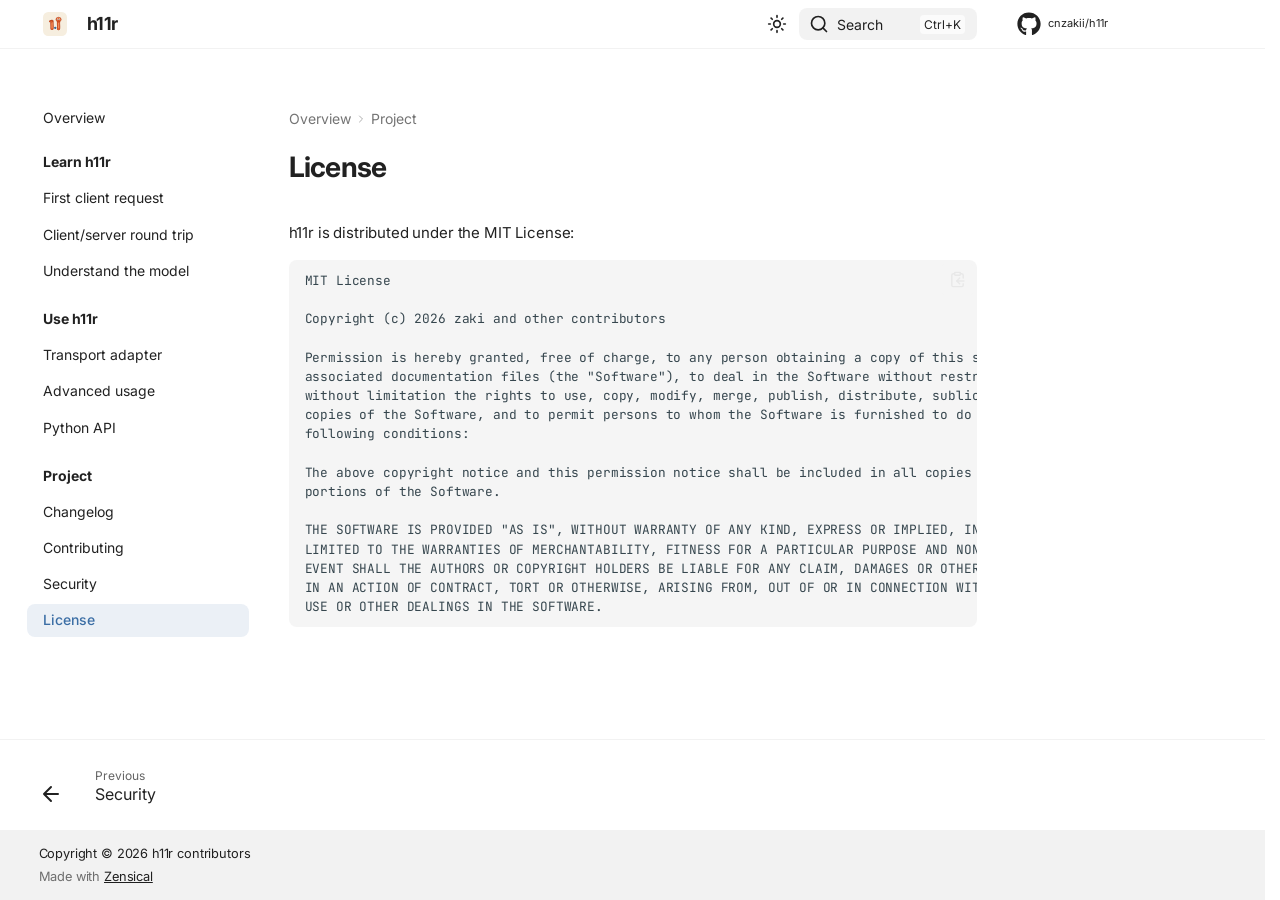
<file: dev/license/index.html>
<!doctype html>
<html lang="en" class="no-js">
  <head>
    
      <meta charset="utf-8">
      <meta name="viewport" content="width=device-width,initial-scale=1">
      
        <meta name="description" content="MIT license terms for h11r.">
      
      
        <meta name="author" content="h11r contributors">
      
      
        <link rel="canonical" href="https://cnzakii.github.io/h11r/dev/license/">
      
      
        <link rel="prev" href="../security/">
      
      
      
        
      
      
      <link rel="icon" href="../assets/h11r.svg">
      <meta name="generator" content="zensical-0.0.51">
    
    
      
        <title>License - h11r</title>
      
    
    
      
        
      
      <link rel="stylesheet" href="../assets/stylesheets/modern/main.62c9b9cc.min.css">
      
        
          
        
        <link rel="stylesheet" href="../assets/stylesheets/modern/palette.dfe2e883.min.css">
      
      


    
    
      
    
    
      
        
        
        <link rel="preconnect" href="https://fonts.gstatic.com" crossorigin>
        <link rel="stylesheet" href="https://fonts.googleapis.com/css?family=Inter:300,300i,400,400i,500,500i,700,700i%7CJetBrains+Mono:400,400i,700,700i&amp;display=fallback">
        <style>:root{--md-text-font:"Inter";--md-code-font:"JetBrains Mono"}</style>
      
    
    
      <link rel="stylesheet" href="../stylesheets/extra.css">
    
    <script>__md_scope=new URL("..",location),__md_scope.pathname.endsWith("/")||(__md_scope=new URL(__md_scope.pathname+"/",location)),__md_hash=e=>[...e].reduce(((e,t)=>(e<<5)-e+t.charCodeAt(0)),0),__md_get=(e,t=localStorage,_=__md_scope)=>JSON.parse(t.getItem(_.pathname+"."+e)),__md_set=(e,t,_=localStorage,a=__md_scope)=>{try{_.setItem(a.pathname+"."+e,JSON.stringify(t))}catch(e){}},document.documentElement.setAttribute("data-platform",navigator.platform)</script>
    
      

    
    
  </head>
  
  
    
    
      
    
    
    
    
    <body dir="ltr" data-md-color-scheme="default" data-md-color-primary="indigo" data-md-color-accent="indigo">
  
    
    <input class="md-toggle" data-md-toggle="drawer" type="checkbox" id="__drawer" autocomplete="off">
    <input class="md-toggle" data-md-toggle="search" type="checkbox" id="__search" autocomplete="off">
    <label class="md-overlay" for="__drawer" aria-label="Navigation"></label>
    <div data-md-component="skip">
      
        
        <a href="#license" class="md-skip">
          Skip to content
        </a>
      
    </div>
    <div data-md-component="announce">
      
    </div>
    
      <div data-md-color-scheme="default" data-md-component="outdated" hidden>
        
          <aside class="md-banner md-banner--warning">
            <div class="md-banner__inner md-grid md-typeset">
              
  <div class="version-notice">
    <strong>Not the latest stable documentation</strong>
    <span>This version may differ from the package installed from PyPI.</span>
    <a href="../..">View latest stable</a>
  </div>

            </div>
            <script>var el=document.querySelector("[data-md-component=outdated]"),base=new URL("..",location),outdated=__md_get("__outdated",sessionStorage,base);!0===outdated&&el&&(el.hidden=!1)</script>
          </aside>
        
      </div>
    
    
      

  

<header class="md-header md-header--shadow" data-md-component="header">
  <nav class="md-header__inner md-grid" aria-label="Header">
    <a href="./.." title="h11r" class="md-header__button md-logo" aria-label="h11r" data-md-component="logo">
      
  <img src="../assets/h11r.svg" alt="h11r">

    </a>
    <label class="md-header__button md-icon" for="__drawer" aria-label="Navigation">
      
      <svg xmlns="http://www.w3.org/2000/svg" fill="none" stroke="currentColor" stroke-linecap="round" stroke-linejoin="round" stroke-width="2" class="lucide lucide-menu" viewBox="0 0 24 24"><path d="M4 5h16M4 12h16M4 19h16"/></svg>
    </label>
    <div class="md-header__title" data-md-component="header-title">
      <div class="md-header__ellipsis">
        <div class="md-header__topic">
          <span class="md-ellipsis">
            h11r
          </span>
        </div>
        <div class="md-header__topic" data-md-component="header-topic">
          <span class="md-ellipsis">
            
              License
            
          </span>
        </div>
      </div>
    </div>
    
      
        <form class="md-header__option" data-md-component="palette">
  
    
    
    
    <input class="md-option" data-md-color-media="none" data-md-color-scheme="default" data-md-color-primary="indigo" data-md-color-accent="indigo"  aria-label="Switch to dark mode"  type="radio" name="__palette" id="__palette_0">
    
      <label class="md-header__button md-icon" title="Switch to dark mode" for="__palette_1" hidden>
        <svg xmlns="http://www.w3.org/2000/svg" fill="none" stroke="currentColor" stroke-linecap="round" stroke-linejoin="round" stroke-width="2" class="lucide lucide-sun" viewBox="0 0 24 24"><circle cx="12" cy="12" r="4"/><path d="M12 2v2M12 20v2M4.93 4.93l1.41 1.41M17.66 17.66l1.41 1.41M2 12h2M20 12h2M6.34 17.66l-1.41 1.41M19.07 4.93l-1.41 1.41"/></svg>
      </label>
    
  
    
    
    
    <input class="md-option" data-md-color-media="none" data-md-color-scheme="slate" data-md-color-primary="indigo" data-md-color-accent="indigo"  aria-label="Switch to light mode"  type="radio" name="__palette" id="__palette_1">
    
      <label class="md-header__button md-icon" title="Switch to light mode" for="__palette_0" hidden>
        <svg xmlns="http://www.w3.org/2000/svg" fill="none" stroke="currentColor" stroke-linecap="round" stroke-linejoin="round" stroke-width="2" class="lucide lucide-moon" viewBox="0 0 24 24"><path d="M20.985 12.486a9 9 0 1 1-9.473-9.472c.405-.022.617.46.402.803a6 6 0 0 0 8.268 8.268c.344-.215.825-.004.803.401"/></svg>
      </label>
    
  
</form>
      
    
    
      <script>var palette=__md_get("__palette");if(palette&&palette.color){if("(prefers-color-scheme)"===palette.color.media){var media=matchMedia("(prefers-color-scheme: light)"),input=document.querySelector(media.matches?"[data-md-color-media='(prefers-color-scheme: light)']":"[data-md-color-media='(prefers-color-scheme: dark)']");palette.color.media=input.getAttribute("data-md-color-media"),palette.color.scheme=input.getAttribute("data-md-color-scheme"),palette.color.primary=input.getAttribute("data-md-color-primary"),palette.color.accent=input.getAttribute("data-md-color-accent")}for(var[key,value]of Object.entries(palette.color))document.body.setAttribute("data-md-color-"+key,value)}</script>
    
    
    
      
      
        <label class="md-header__button md-icon" for="__search" aria-label="Search">
          
          <svg xmlns="http://www.w3.org/2000/svg" fill="none" stroke="currentColor" stroke-linecap="round" stroke-linejoin="round" stroke-width="2" class="lucide lucide-search" viewBox="0 0 24 24"><path d="m21 21-4.34-4.34"/><circle cx="11" cy="11" r="8"/></svg>
        </label>
        <div class="md-search" data-md-component="search" role="dialog" aria-label="Search">
  <button type="button" class="md-search__button">
    Search
  </button>
</div>
      
    
    <div class="md-header__source">
      
        <a href="https://github.com/cnzakii/h11r" title="Go to repository" class="md-source" data-md-component="source">
  <div class="md-source__icon md-icon">
    
    <svg xmlns="http://www.w3.org/2000/svg" viewBox="0 0 512 512"><!--! Font Awesome Free 7.2.0 by @fontawesome - https://fontawesome.com License - https://fontawesome.com/license/free (Icons: CC BY 4.0, Fonts: SIL OFL 1.1, Code: MIT License) Copyright 2026 Fonticons, Inc.--><path fill="currentColor" d="M173.9 397.4c0 2-2.3 3.6-5.2 3.6-3.3.3-5.6-1.3-5.6-3.6 0-2 2.3-3.6 5.2-3.6 3-.3 5.6 1.3 5.6 3.6m-31.1-4.5c-.7 2 1.3 4.3 4.3 4.9 2.6 1 5.6 0 6.2-2s-1.3-4.3-4.3-5.2c-2.6-.7-5.5.3-6.2 2.3m44.2-1.7c-2.9.7-4.9 2.6-4.6 4.9.3 2 2.9 3.3 5.9 2.6 2.9-.7 4.9-2.6 4.6-4.6-.3-1.9-3-3.2-5.9-2.9M252.8 8C114.1 8 8 113.3 8 252c0 110.9 69.8 205.8 169.5 239.2 12.8 2.3 17.3-5.6 17.3-12.1 0-6.2-.3-40.4-.3-61.4 0 0-70 15-84.7-29.8 0 0-11.4-29.1-27.8-36.6 0 0-22.9-15.7 1.6-15.4 0 0 24.9 2 38.6 25.8 21.9 38.6 58.6 27.5 72.9 20.9 2.3-16 8.8-27.1 16-33.7-55.9-6.2-112.3-14.3-112.3-110.5 0-27.5 7.6-41.3 23.6-58.9-2.6-6.5-11.1-33.3 2.6-67.9 20.9-6.5 69 27 69 27 20-5.6 41.5-8.5 62.8-8.5s42.8 2.9 62.8 8.5c0 0 48.1-33.6 69-27 13.7 34.7 5.2 61.4 2.6 67.9 16 17.7 25.8 31.5 25.8 58.9 0 96.5-58.9 104.2-114.8 110.5 9.2 7.9 17 22.9 17 46.4 0 33.7-.3 75.4-.3 83.6 0 6.5 4.6 14.4 17.3 12.1C436.2 457.8 504 362.9 504 252 504 113.3 391.5 8 252.8 8M105.2 352.9c-1.3 1-1 3.3.7 5.2 1.6 1.6 3.9 2.3 5.2 1 1.3-1 1-3.3-.7-5.2-1.6-1.6-3.9-2.3-5.2-1m-10.8-8.1c-.7 1.3.3 2.9 2.3 3.9 1.6 1 3.6.7 4.3-.7.7-1.3-.3-2.9-2.3-3.9-2-.6-3.6-.3-4.3.7m32.4 35.6c-1.6 1.3-1 4.3 1.3 6.2 2.3 2.3 5.2 2.6 6.5 1 1.3-1.3.7-4.3-1.3-6.2-2.2-2.3-5.2-2.6-6.5-1m-11.4-14.7c-1.6 1-1.6 3.6 0 5.9s4.3 3.3 5.6 2.3c1.6-1.3 1.6-3.9 0-6.2-1.4-2.3-4-3.3-5.6-2"/></svg>
  </div>
  <div class="md-source__repository">
    cnzakii/h11r
  </div>
</a>
      
    </div>
  </nav>
  
</header>
    
    <div class="md-container" data-md-component="container">
      
      
        
          
        
      
      <main class="md-main" data-md-component="main">
        <div class="md-main__inner md-grid">
          
            
              
              <div class="md-sidebar md-sidebar--primary" data-md-component="sidebar" data-md-type="navigation" >
                <div class="md-sidebar__scrollwrap">
                  <div class="md-sidebar__inner">
                    



<nav class="md-nav md-nav--primary" aria-label="Navigation" data-md-level="0">
  <label class="md-nav__title" for="__drawer">
    <a href="./.." title="h11r" class="md-nav__button md-logo" aria-label="h11r" data-md-component="logo">
      
  <img src="../assets/h11r.svg" alt="h11r">

    </a>
    h11r
  </label>
  
    <div class="md-nav__source">
      <a href="https://github.com/cnzakii/h11r" title="Go to repository" class="md-source" data-md-component="source">
  <div class="md-source__icon md-icon">
    
    <svg xmlns="http://www.w3.org/2000/svg" viewBox="0 0 512 512"><!--! Font Awesome Free 7.2.0 by @fontawesome - https://fontawesome.com License - https://fontawesome.com/license/free (Icons: CC BY 4.0, Fonts: SIL OFL 1.1, Code: MIT License) Copyright 2026 Fonticons, Inc.--><path fill="currentColor" d="M173.9 397.4c0 2-2.3 3.6-5.2 3.6-3.3.3-5.6-1.3-5.6-3.6 0-2 2.3-3.6 5.2-3.6 3-.3 5.6 1.3 5.6 3.6m-31.1-4.5c-.7 2 1.3 4.3 4.3 4.9 2.6 1 5.6 0 6.2-2s-1.3-4.3-4.3-5.2c-2.6-.7-5.5.3-6.2 2.3m44.2-1.7c-2.9.7-4.9 2.6-4.6 4.9.3 2 2.9 3.3 5.9 2.6 2.9-.7 4.9-2.6 4.6-4.6-.3-1.9-3-3.2-5.9-2.9M252.8 8C114.1 8 8 113.3 8 252c0 110.9 69.8 205.8 169.5 239.2 12.8 2.3 17.3-5.6 17.3-12.1 0-6.2-.3-40.4-.3-61.4 0 0-70 15-84.7-29.8 0 0-11.4-29.1-27.8-36.6 0 0-22.9-15.7 1.6-15.4 0 0 24.9 2 38.6 25.8 21.9 38.6 58.6 27.5 72.9 20.9 2.3-16 8.8-27.1 16-33.7-55.9-6.2-112.3-14.3-112.3-110.5 0-27.5 7.6-41.3 23.6-58.9-2.6-6.5-11.1-33.3 2.6-67.9 20.9-6.5 69 27 69 27 20-5.6 41.5-8.5 62.8-8.5s42.8 2.9 62.8 8.5c0 0 48.1-33.6 69-27 13.7 34.7 5.2 61.4 2.6 67.9 16 17.7 25.8 31.5 25.8 58.9 0 96.5-58.9 104.2-114.8 110.5 9.2 7.9 17 22.9 17 46.4 0 33.7-.3 75.4-.3 83.6 0 6.5 4.6 14.4 17.3 12.1C436.2 457.8 504 362.9 504 252 504 113.3 391.5 8 252.8 8M105.2 352.9c-1.3 1-1 3.3.7 5.2 1.6 1.6 3.9 2.3 5.2 1 1.3-1 1-3.3-.7-5.2-1.6-1.6-3.9-2.3-5.2-1m-10.8-8.1c-.7 1.3.3 2.9 2.3 3.9 1.6 1 3.6.7 4.3-.7.7-1.3-.3-2.9-2.3-3.9-2-.6-3.6-.3-4.3.7m32.4 35.6c-1.6 1.3-1 4.3 1.3 6.2 2.3 2.3 5.2 2.6 6.5 1 1.3-1.3.7-4.3-1.3-6.2-2.2-2.3-5.2-2.6-6.5-1m-11.4-14.7c-1.6 1-1.6 3.6 0 5.9s4.3 3.3 5.6 2.3c1.6-1.3 1.6-3.9 0-6.2-1.4-2.3-4-3.3-5.6-2"/></svg>
  </div>
  <div class="md-source__repository">
    cnzakii/h11r
  </div>
</a>
    </div>
  
  <ul class="md-nav__list" data-md-scrollfix>
    
      
      
  
  
  
  
    <li class="md-nav__item">
      <a href="./.." class="md-nav__link">
        
  
  
  <span class="md-ellipsis">
    
  
  Overview

    
  </span>
  
  

      </a>
    </li>
  

    
      
      
  
  
  
  
    
    
    
    
      
        
        
      
    
    
    <li class="md-nav__item md-nav__item--section md-nav__item--nested">
      
        
        
        <input class="md-nav__toggle md-toggle " type="checkbox" id="__nav_2" >
        
          
          <label class="md-nav__link" for="__nav_2" id="__nav_2_label" tabindex="">
            
  
  
  <span class="md-ellipsis">
    
  
  Learn h11r

    
  </span>
  
  

            <span class="md-nav__icon md-icon"></span>
          </label>
        
        <nav class="md-nav" data-md-level="1" aria-labelledby="__nav_2_label" aria-expanded="false">
          <label class="md-nav__title" for="__nav_2">
            <span class="md-nav__icon md-icon"></span>
            
  
  Learn h11r

          </label>
          <ul class="md-nav__list" data-md-scrollfix>
            
              
                
  
  
  
  
    <li class="md-nav__item">
      <a href="../getting-started/" class="md-nav__link">
        
  
  
  <span class="md-ellipsis">
    
  
  First client request

    
  </span>
  
  

      </a>
    </li>
  

              
            
              
                
  
  
  
  
    <li class="md-nav__item">
      <a href="../round-trip/" class="md-nav__link">
        
  
  
  <span class="md-ellipsis">
    
  
  Client/server round trip

    
  </span>
  
  

      </a>
    </li>
  

              
            
              
                
  
  
  
  
    <li class="md-nav__item">
      <a href="../concepts/" class="md-nav__link">
        
  
  
  <span class="md-ellipsis">
    
  
  Understand the model

    
  </span>
  
  

      </a>
    </li>
  

              
            
          </ul>
        </nav>
      
    </li>
  

    
      
      
  
  
  
  
    
    
    
    
      
        
        
      
    
    
    <li class="md-nav__item md-nav__item--section md-nav__item--nested">
      
        
        
        <input class="md-nav__toggle md-toggle " type="checkbox" id="__nav_3" >
        
          
          <label class="md-nav__link" for="__nav_3" id="__nav_3_label" tabindex="">
            
  
  
  <span class="md-ellipsis">
    
  
  Use h11r

    
  </span>
  
  

            <span class="md-nav__icon md-icon"></span>
          </label>
        
        <nav class="md-nav" data-md-level="1" aria-labelledby="__nav_3_label" aria-expanded="false">
          <label class="md-nav__title" for="__nav_3">
            <span class="md-nav__icon md-icon"></span>
            
  
  Use h11r

          </label>
          <ul class="md-nav__list" data-md-scrollfix>
            
              
                
  
  
  
  
    <li class="md-nav__item">
      <a href="../integration/" class="md-nav__link">
        
  
  
  <span class="md-ellipsis">
    
  
  Transport adapter

    
  </span>
  
  

      </a>
    </li>
  

              
            
              
                
  
  
  
  
    <li class="md-nav__item">
      <a href="../advanced/" class="md-nav__link">
        
  
  
  <span class="md-ellipsis">
    
  
  Advanced usage

    
  </span>
  
  

      </a>
    </li>
  

              
            
              
                
  
  
  
  
    <li class="md-nav__item">
      <a href="../api/" class="md-nav__link">
        
  
  
  <span class="md-ellipsis">
    
  
  Python API

    
  </span>
  
  

      </a>
    </li>
  

              
            
          </ul>
        </nav>
      
    </li>
  

    
      
      
  
  
    
  
  
  
    
    
    
    
      
        
        
      
    
    
    <li class="md-nav__item md-nav__item--active md-nav__item--section md-nav__item--nested">
      
        
        
        <input class="md-nav__toggle md-toggle " type="checkbox" id="__nav_4" checked>
        
          
          <label class="md-nav__link" for="__nav_4" id="__nav_4_label" tabindex="">
            
  
  
  <span class="md-ellipsis">
    
  
  Project

    
  </span>
  
  

            <span class="md-nav__icon md-icon"></span>
          </label>
        
        <nav class="md-nav" data-md-level="1" aria-labelledby="__nav_4_label" aria-expanded="true">
          <label class="md-nav__title" for="__nav_4">
            <span class="md-nav__icon md-icon"></span>
            
  
  Project

          </label>
          <ul class="md-nav__list" data-md-scrollfix>
            
              
                
  
  
  
  
    <li class="md-nav__item">
      <a href="../changelog/" class="md-nav__link">
        
  
  
  <span class="md-ellipsis">
    
  
  Changelog

    
  </span>
  
  

      </a>
    </li>
  

              
            
              
                
  
  
  
  
    <li class="md-nav__item">
      <a href="../contributing/" class="md-nav__link">
        
  
  
  <span class="md-ellipsis">
    
  
  Contributing

    
  </span>
  
  

      </a>
    </li>
  

              
            
              
                
  
  
  
  
    <li class="md-nav__item">
      <a href="../security/" class="md-nav__link">
        
  
  
  <span class="md-ellipsis">
    
  
  Security

    
  </span>
  
  

      </a>
    </li>
  

              
            
              
                
  
  
    
  
  
  
    <li class="md-nav__item md-nav__item--active">
      
      
      
      
        
      
      
      <a href="././" class="md-nav__link md-nav__link--active">
        
  
  
  <span class="md-ellipsis">
    
  
  License

    
  </span>
  
  

      </a>
      
    </li>
  

              
            
          </ul>
        </nav>
      
    </li>
  

    
  </ul>
</nav>
                  </div>
                </div>
              </div>
            
            
              
              <div class="md-sidebar md-sidebar--secondary" data-md-component="sidebar" data-md-type="toc" >
                <div class="md-sidebar__scrollwrap">
                  
                    
                    
                    
                      
                    
                    
                  
                  <div class="md-sidebar__inner">
                    


<nav class="md-nav md-nav--secondary" aria-label="On this page">
  
  
  
    
  
  
</nav>
                  </div>
                </div>
              </div>
            
          
          
            <div class="md-content" data-md-component="content">
              
                



  


  <nav class="md-path" aria-label="Navigation" >
    <ol class="md-path__list">
      
        
  
  
    <li class="md-path__item">
      <a href="./.." class="md-path__link">
        
  
  <span class="md-ellipsis">
    Overview
  </span>

      </a>
    </li>
  

      
      
        
  
  
    
    
    
    
    
      <li class="md-path__item">
        <a href="../changelog/" class="md-path__link">
          
  
  <span class="md-ellipsis">
    Project
  </span>

        </a>
      </li>
    
  

      
    </ol>
  </nav>

              
              <article class="md-content__inner md-typeset">
                
                  
  
  


<h1 id="license">License<a class="headerlink" href="#license" title="Permanent link">&para;</a></h1>
<p>h11r is distributed under the MIT License:</p>
<div class="language-text highlight"><pre><span></span><code><span id="__span-0-1"><a id="__codelineno-0-1" name="__codelineno-0-1" href="#__codelineno-0-1"></a>MIT License
</span><span id="__span-0-2"><a id="__codelineno-0-2" name="__codelineno-0-2" href="#__codelineno-0-2"></a>
</span><span id="__span-0-3"><a id="__codelineno-0-3" name="__codelineno-0-3" href="#__codelineno-0-3"></a>Copyright (c) 2026 zaki and other contributors
</span><span id="__span-0-4"><a id="__codelineno-0-4" name="__codelineno-0-4" href="#__codelineno-0-4"></a>
</span><span id="__span-0-5"><a id="__codelineno-0-5" name="__codelineno-0-5" href="#__codelineno-0-5"></a>Permission is hereby granted, free of charge, to any person obtaining a copy of this software and
</span><span id="__span-0-6"><a id="__codelineno-0-6" name="__codelineno-0-6" href="#__codelineno-0-6"></a>associated documentation files (the &quot;Software&quot;), to deal in the Software without restriction, including
</span><span id="__span-0-7"><a id="__codelineno-0-7" name="__codelineno-0-7" href="#__codelineno-0-7"></a>without limitation the rights to use, copy, modify, merge, publish, distribute, sublicense, and/or sell
</span><span id="__span-0-8"><a id="__codelineno-0-8" name="__codelineno-0-8" href="#__codelineno-0-8"></a>copies of the Software, and to permit persons to whom the Software is furnished to do so, subject to the
</span><span id="__span-0-9"><a id="__codelineno-0-9" name="__codelineno-0-9" href="#__codelineno-0-9"></a>following conditions:
</span><span id="__span-0-10"><a id="__codelineno-0-10" name="__codelineno-0-10" href="#__codelineno-0-10"></a>
</span><span id="__span-0-11"><a id="__codelineno-0-11" name="__codelineno-0-11" href="#__codelineno-0-11"></a>The above copyright notice and this permission notice shall be included in all copies or substantial
</span><span id="__span-0-12"><a id="__codelineno-0-12" name="__codelineno-0-12" href="#__codelineno-0-12"></a>portions of the Software.
</span><span id="__span-0-13"><a id="__codelineno-0-13" name="__codelineno-0-13" href="#__codelineno-0-13"></a>
</span><span id="__span-0-14"><a id="__codelineno-0-14" name="__codelineno-0-14" href="#__codelineno-0-14"></a>THE SOFTWARE IS PROVIDED &quot;AS IS&quot;, WITHOUT WARRANTY OF ANY KIND, EXPRESS OR IMPLIED, INCLUDING BUT NOT
</span><span id="__span-0-15"><a id="__codelineno-0-15" name="__codelineno-0-15" href="#__codelineno-0-15"></a>LIMITED TO THE WARRANTIES OF MERCHANTABILITY, FITNESS FOR A PARTICULAR PURPOSE AND NONINFRINGEMENT. IN NO
</span><span id="__span-0-16"><a id="__codelineno-0-16" name="__codelineno-0-16" href="#__codelineno-0-16"></a>EVENT SHALL THE AUTHORS OR COPYRIGHT HOLDERS BE LIABLE FOR ANY CLAIM, DAMAGES OR OTHER LIABILITY, WHETHER
</span><span id="__span-0-17"><a id="__codelineno-0-17" name="__codelineno-0-17" href="#__codelineno-0-17"></a>IN AN ACTION OF CONTRACT, TORT OR OTHERWISE, ARISING FROM, OUT OF OR IN CONNECTION WITH THE SOFTWARE OR THE
</span><span id="__span-0-18"><a id="__codelineno-0-18" name="__codelineno-0-18" href="#__codelineno-0-18"></a>USE OR OTHER DEALINGS IN THE SOFTWARE.
</span></code></pre></div>









  
  






                
              </article>
            </div>
          
          
<script>var target=document.getElementById(location.hash.slice(1));target&&target.name&&(target.checked=target.name.startsWith("__tabbed_"))</script>
        </div>
        
          <button type="button" class="md-top md-icon" data-md-component="top" hidden>
  
  <svg xmlns="http://www.w3.org/2000/svg" fill="none" stroke="currentColor" stroke-linecap="round" stroke-linejoin="round" stroke-width="2" class="lucide lucide-circle-arrow-up" viewBox="0 0 24 24"><circle cx="12" cy="12" r="10"/><path d="m16 12-4-4-4 4M12 16V8"/></svg>
  Back to top
</button>
        
      </main>
      
        <footer class="md-footer">
  
    
      
      <nav class="md-footer__inner md-grid" aria-label="Footer" >
        
          
          <a href="../security/" class="md-footer__link md-footer__link--prev" aria-label="Previous: Security">
            <div class="md-footer__button md-icon">
              
              <svg xmlns="http://www.w3.org/2000/svg" fill="none" stroke="currentColor" stroke-linecap="round" stroke-linejoin="round" stroke-width="2" class="lucide lucide-arrow-left" viewBox="0 0 24 24"><path d="m12 19-7-7 7-7M19 12H5"/></svg>
            </div>
            <div class="md-footer__title">
              <span class="md-footer__direction">
                Previous
              </span>
              <div class="md-ellipsis">
                Security
              </div>
            </div>
          </a>
        
        
      </nav>
    
  
  <div class="md-footer-meta md-typeset">
    <div class="md-footer-meta__inner md-grid">
      <div class="md-copyright">
  
    <div class="md-copyright__highlight">
      Copyright &copy; 2026 h11r contributors
    </div>
  
  
    Made with
    <a href="https://zensical.org/" target="_blank" rel="noopener">
      Zensical
    </a>
  
</div>
      
    </div>
  </div>
</footer>
      
    </div>
    <div class="md-dialog" data-md-component="dialog">
      <div class="md-dialog__inner md-typeset"></div>
    </div>
    
      <div class="md-progress" data-md-component="progress" role="progressbar"></div>
    
    
    
      
      
      <script id="__config" type="application/json">{"annotate":null,"base":"..","features":["content.code.copy","navigation.footer","navigation.instant","navigation.instant.progress","navigation.path","navigation.sections","navigation.top","navigation.tracking","search.highlight","toc.follow"],"search":"../assets/javascripts/workers/search.b6b7e04f.min.js","tags":null,"translations":{"clipboard.copied":"Copied to clipboard","clipboard.copy":"Copy to clipboard","search.result.more.one":"1 more on this page","search.result.more.other":"# more on this page","search.result.none":"No matching documents","search.result.one":"1 matching document","search.result.other":"# matching documents","search.result.placeholder":"Type to start searching","search.result.term.missing":"Missing","select.version":"Select version"},"version":{"alias":true,"default":"latest","provider":"mike"}}</script>
    
    
      <script src="../assets/javascripts/bundle.d7f30b55.min.js"></script>
      
    
  </body>
</html>
</file>
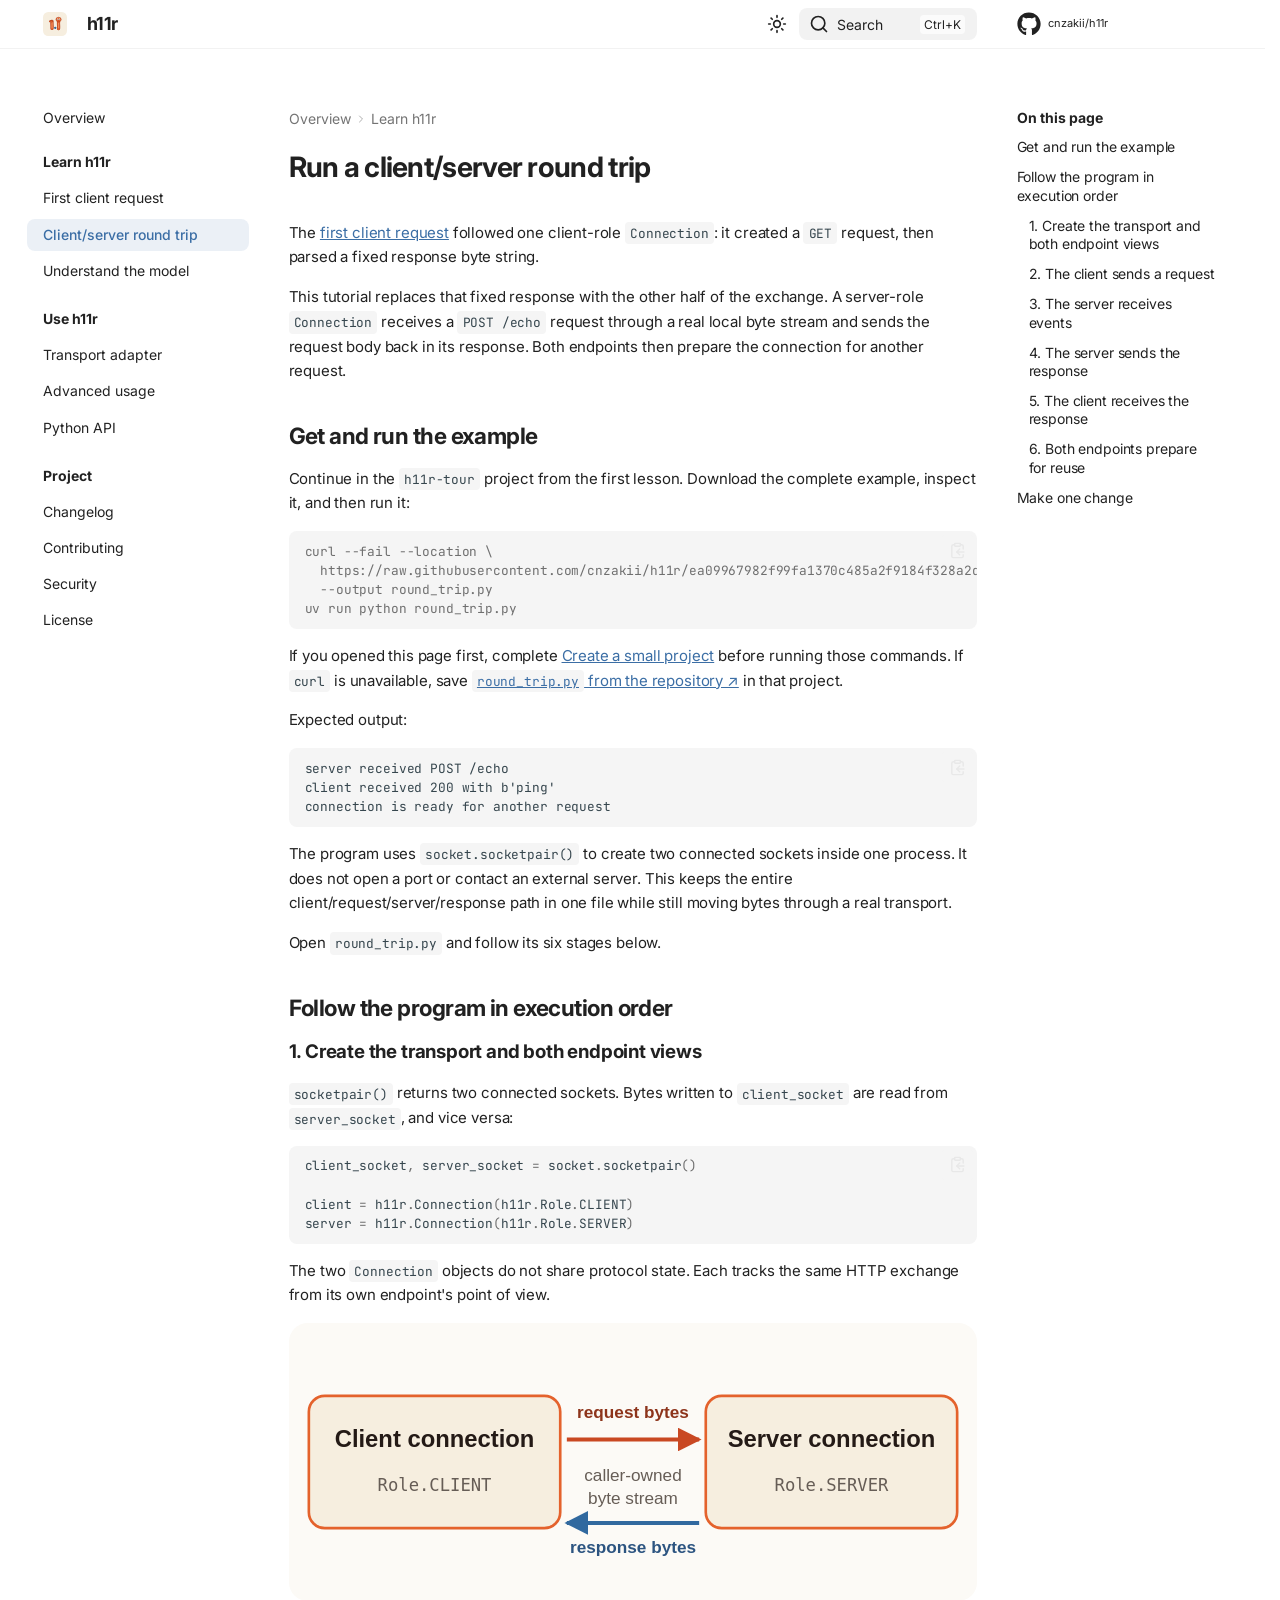
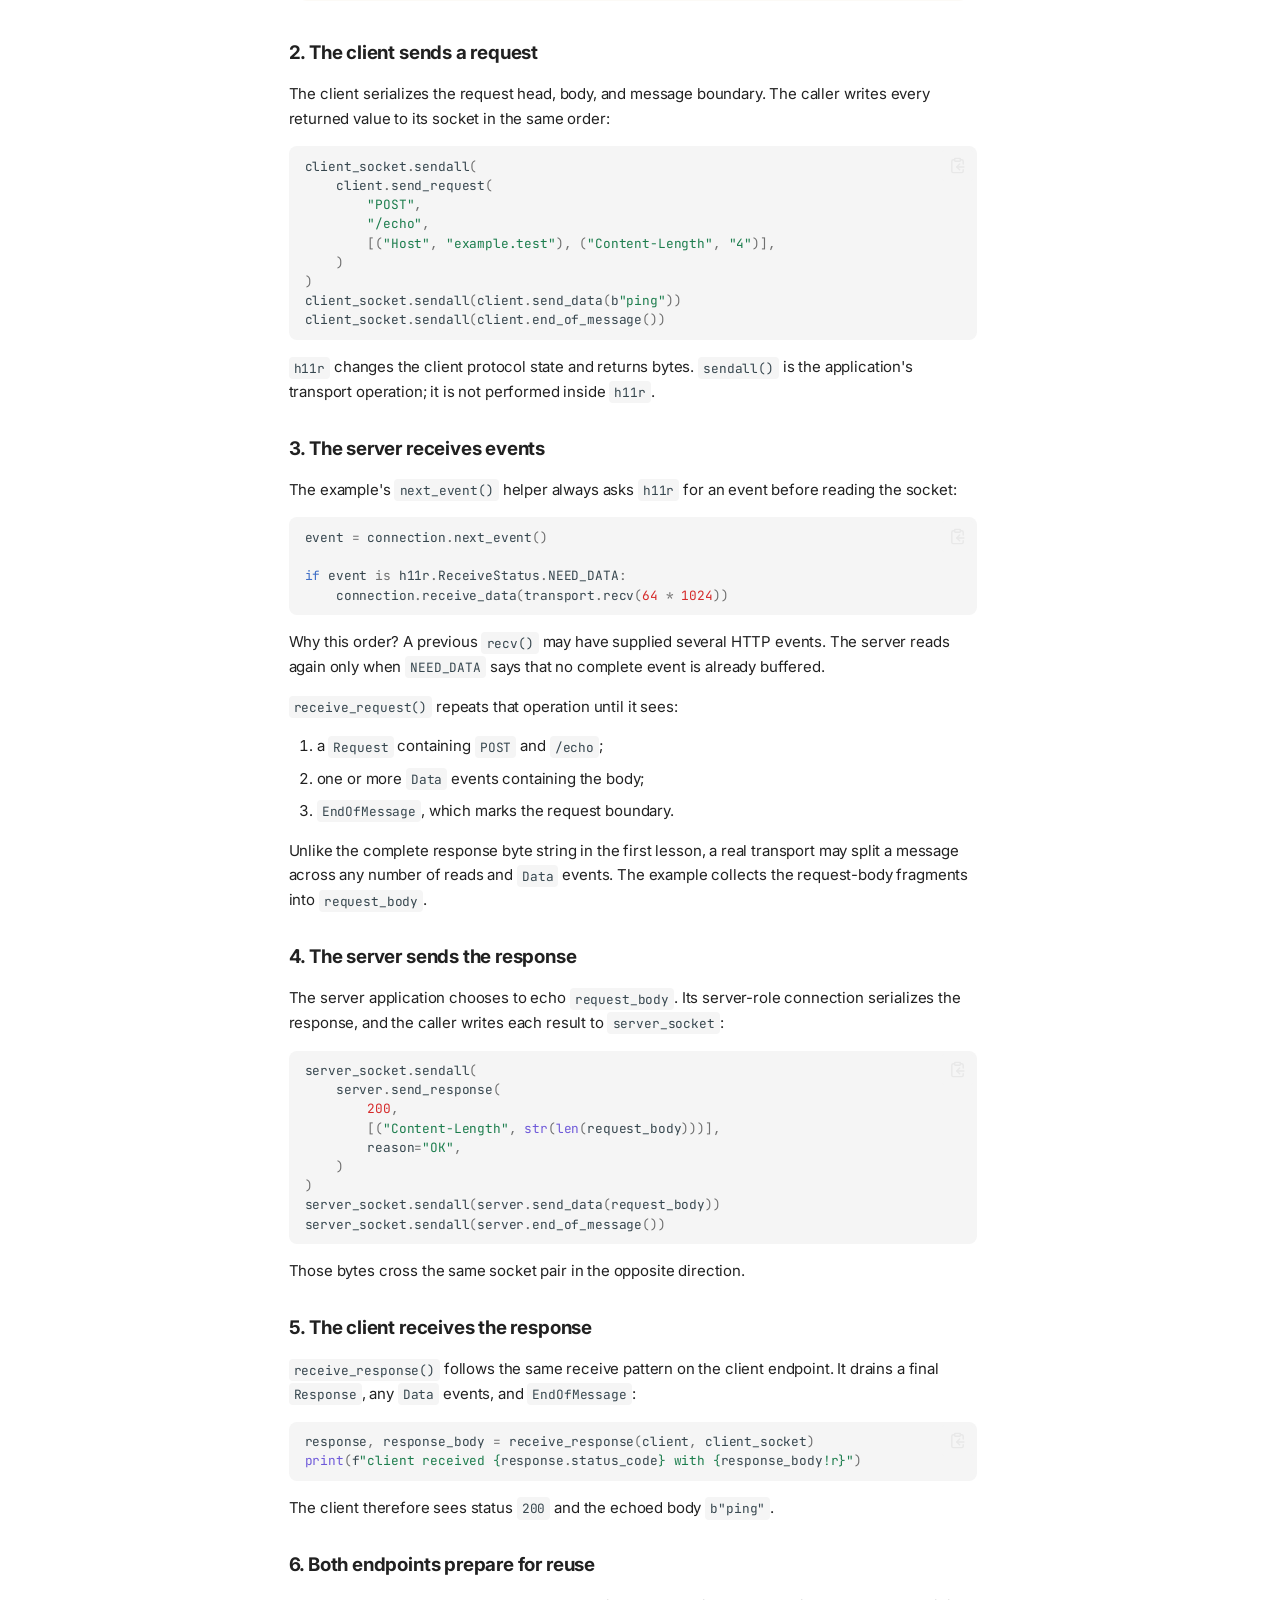
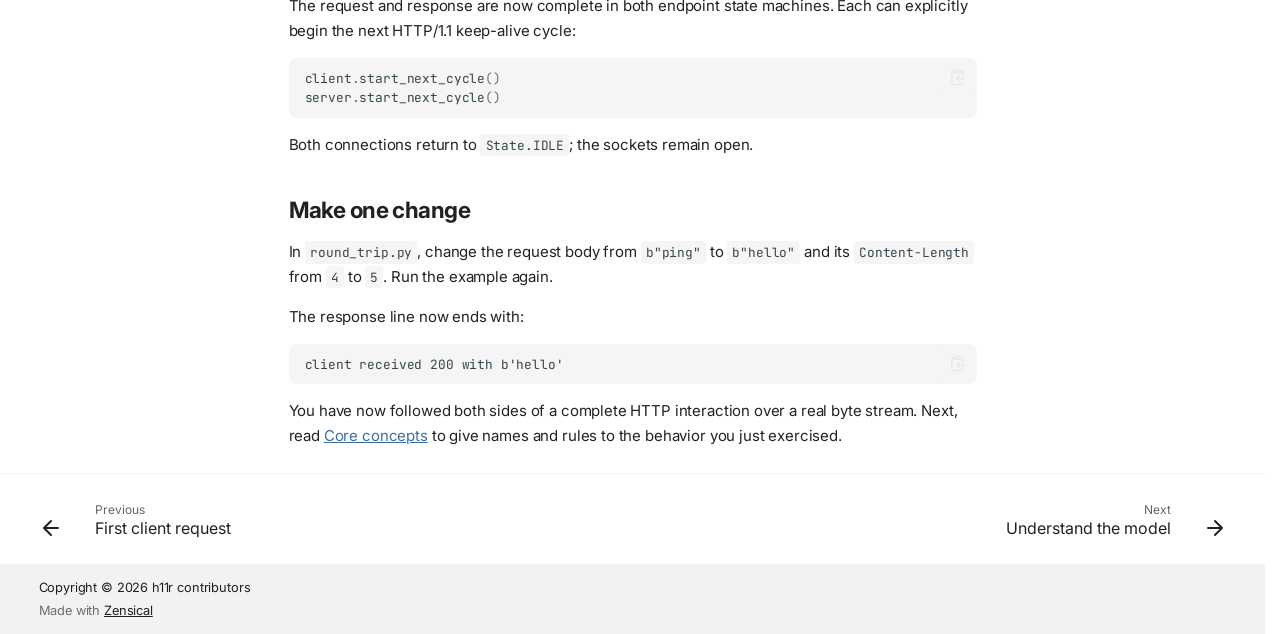
<file: dev/round-trip/index.html>
<!doctype html>
<html lang="en" class="no-js">
  <head>
    
      <meta charset="utf-8">
      <meta name="viewport" content="width=device-width,initial-scale=1">
      
        <meta name="description" content="Follow one request and response across client and server endpoints.">
      
      
        <meta name="author" content="h11r contributors">
      
      
        <link rel="canonical" href="https://cnzakii.github.io/h11r/dev/round-trip/">
      
      
        <link rel="prev" href="../getting-started/">
      
      
        <link rel="next" href="../concepts/">
      
      
        
      
      
      <link rel="icon" href="../assets/h11r.svg">
      <meta name="generator" content="zensical-0.0.51">
    
    
      
        <title>Run a client/server round trip - h11r</title>
      
    
    
      
        
      
      <link rel="stylesheet" href="../assets/stylesheets/modern/main.62c9b9cc.min.css">
      
        
          
        
        <link rel="stylesheet" href="../assets/stylesheets/modern/palette.dfe2e883.min.css">
      
      


    
    
      
    
    
      
        
        
        <link rel="preconnect" href="https://fonts.gstatic.com" crossorigin>
        <link rel="stylesheet" href="https://fonts.googleapis.com/css?family=Inter:300,300i,400,400i,500,500i,700,700i%7CJetBrains+Mono:400,400i,700,700i&amp;display=fallback">
        <style>:root{--md-text-font:"Inter";--md-code-font:"JetBrains Mono"}</style>
      
    
    
      <link rel="stylesheet" href="../stylesheets/extra.css">
    
    <script>__md_scope=new URL("..",location),__md_scope.pathname.endsWith("/")||(__md_scope=new URL(__md_scope.pathname+"/",location)),__md_hash=e=>[...e].reduce(((e,t)=>(e<<5)-e+t.charCodeAt(0)),0),__md_get=(e,t=localStorage,_=__md_scope)=>JSON.parse(t.getItem(_.pathname+"."+e)),__md_set=(e,t,_=localStorage,a=__md_scope)=>{try{_.setItem(a.pathname+"."+e,JSON.stringify(t))}catch(e){}},document.documentElement.setAttribute("data-platform",navigator.platform)</script>
    
      

    
    
  </head>
  
  
    
    
      
    
    
    
    
    <body dir="ltr" data-md-color-scheme="default" data-md-color-primary="indigo" data-md-color-accent="indigo">
  
    
    <input class="md-toggle" data-md-toggle="drawer" type="checkbox" id="__drawer" autocomplete="off">
    <input class="md-toggle" data-md-toggle="search" type="checkbox" id="__search" autocomplete="off">
    <label class="md-overlay" for="__drawer" aria-label="Navigation"></label>
    <div data-md-component="skip">
      
        
        <a href="#run-a-clientserver-round-trip" class="md-skip">
          Skip to content
        </a>
      
    </div>
    <div data-md-component="announce">
      
    </div>
    
      <div data-md-color-scheme="default" data-md-component="outdated" hidden>
        
          <aside class="md-banner md-banner--warning">
            <div class="md-banner__inner md-grid md-typeset">
              
  <div class="version-notice">
    <strong>Not the latest stable documentation</strong>
    <span>This version may differ from the package installed from PyPI.</span>
    <a href="../..">View latest stable</a>
  </div>

            </div>
            <script>var el=document.querySelector("[data-md-component=outdated]"),base=new URL("..",location),outdated=__md_get("__outdated",sessionStorage,base);!0===outdated&&el&&(el.hidden=!1)</script>
          </aside>
        
      </div>
    
    
      

  

<header class="md-header md-header--shadow" data-md-component="header">
  <nav class="md-header__inner md-grid" aria-label="Header">
    <a href="./.." title="h11r" class="md-header__button md-logo" aria-label="h11r" data-md-component="logo">
      
  <img src="../assets/h11r.svg" alt="h11r">

    </a>
    <label class="md-header__button md-icon" for="__drawer" aria-label="Navigation">
      
      <svg xmlns="http://www.w3.org/2000/svg" fill="none" stroke="currentColor" stroke-linecap="round" stroke-linejoin="round" stroke-width="2" class="lucide lucide-menu" viewBox="0 0 24 24"><path d="M4 5h16M4 12h16M4 19h16"/></svg>
    </label>
    <div class="md-header__title" data-md-component="header-title">
      <div class="md-header__ellipsis">
        <div class="md-header__topic">
          <span class="md-ellipsis">
            h11r
          </span>
        </div>
        <div class="md-header__topic" data-md-component="header-topic">
          <span class="md-ellipsis">
            
              Run a client/server round trip
            
          </span>
        </div>
      </div>
    </div>
    
      
        <form class="md-header__option" data-md-component="palette">
  
    
    
    
    <input class="md-option" data-md-color-media="none" data-md-color-scheme="default" data-md-color-primary="indigo" data-md-color-accent="indigo"  aria-label="Switch to dark mode"  type="radio" name="__palette" id="__palette_0">
    
      <label class="md-header__button md-icon" title="Switch to dark mode" for="__palette_1" hidden>
        <svg xmlns="http://www.w3.org/2000/svg" fill="none" stroke="currentColor" stroke-linecap="round" stroke-linejoin="round" stroke-width="2" class="lucide lucide-sun" viewBox="0 0 24 24"><circle cx="12" cy="12" r="4"/><path d="M12 2v2M12 20v2M4.93 4.93l1.41 1.41M17.66 17.66l1.41 1.41M2 12h2M20 12h2M6.34 17.66l-1.41 1.41M19.07 4.93l-1.41 1.41"/></svg>
      </label>
    
  
    
    
    
    <input class="md-option" data-md-color-media="none" data-md-color-scheme="slate" data-md-color-primary="indigo" data-md-color-accent="indigo"  aria-label="Switch to light mode"  type="radio" name="__palette" id="__palette_1">
    
      <label class="md-header__button md-icon" title="Switch to light mode" for="__palette_0" hidden>
        <svg xmlns="http://www.w3.org/2000/svg" fill="none" stroke="currentColor" stroke-linecap="round" stroke-linejoin="round" stroke-width="2" class="lucide lucide-moon" viewBox="0 0 24 24"><path d="M20.985 12.486a9 9 0 1 1-9.473-9.472c.405-.022.617.46.402.803a6 6 0 0 0 8.268 8.268c.344-.215.825-.004.803.401"/></svg>
      </label>
    
  
</form>
      
    
    
      <script>var palette=__md_get("__palette");if(palette&&palette.color){if("(prefers-color-scheme)"===palette.color.media){var media=matchMedia("(prefers-color-scheme: light)"),input=document.querySelector(media.matches?"[data-md-color-media='(prefers-color-scheme: light)']":"[data-md-color-media='(prefers-color-scheme: dark)']");palette.color.media=input.getAttribute("data-md-color-media"),palette.color.scheme=input.getAttribute("data-md-color-scheme"),palette.color.primary=input.getAttribute("data-md-color-primary"),palette.color.accent=input.getAttribute("data-md-color-accent")}for(var[key,value]of Object.entries(palette.color))document.body.setAttribute("data-md-color-"+key,value)}</script>
    
    
    
      
      
        <label class="md-header__button md-icon" for="__search" aria-label="Search">
          
          <svg xmlns="http://www.w3.org/2000/svg" fill="none" stroke="currentColor" stroke-linecap="round" stroke-linejoin="round" stroke-width="2" class="lucide lucide-search" viewBox="0 0 24 24"><path d="m21 21-4.34-4.34"/><circle cx="11" cy="11" r="8"/></svg>
        </label>
        <div class="md-search" data-md-component="search" role="dialog" aria-label="Search">
  <button type="button" class="md-search__button">
    Search
  </button>
</div>
      
    
    <div class="md-header__source">
      
        <a href="https://github.com/cnzakii/h11r" title="Go to repository" class="md-source" data-md-component="source">
  <div class="md-source__icon md-icon">
    
    <svg xmlns="http://www.w3.org/2000/svg" viewBox="0 0 512 512"><!--! Font Awesome Free 7.2.0 by @fontawesome - https://fontawesome.com License - https://fontawesome.com/license/free (Icons: CC BY 4.0, Fonts: SIL OFL 1.1, Code: MIT License) Copyright 2026 Fonticons, Inc.--><path fill="currentColor" d="M173.9 397.4c0 2-2.3 3.6-5.2 3.6-3.3.3-5.6-1.3-5.6-3.6 0-2 2.3-3.6 5.2-3.6 3-.3 5.6 1.3 5.6 3.6m-31.1-4.5c-.7 2 1.3 4.3 4.3 4.9 2.6 1 5.6 0 6.2-2s-1.3-4.3-4.3-5.2c-2.6-.7-5.5.3-6.2 2.3m44.2-1.7c-2.9.7-4.9 2.6-4.6 4.9.3 2 2.9 3.3 5.9 2.6 2.9-.7 4.9-2.6 4.6-4.6-.3-1.9-3-3.2-5.9-2.9M252.8 8C114.1 8 8 113.3 8 252c0 110.9 69.8 205.8 169.5 239.2 12.8 2.3 17.3-5.6 17.3-12.1 0-6.2-.3-40.4-.3-61.4 0 0-70 15-84.7-29.8 0 0-11.4-29.1-27.8-36.6 0 0-22.9-15.7 1.6-15.4 0 0 24.9 2 38.6 25.8 21.9 38.6 58.6 27.5 72.9 20.9 2.3-16 8.8-27.1 16-33.7-55.9-6.2-112.3-14.3-112.3-110.5 0-27.5 7.6-41.3 23.6-58.9-2.6-6.5-11.1-33.3 2.6-67.9 20.9-6.5 69 27 69 27 20-5.6 41.5-8.5 62.8-8.5s42.8 2.9 62.8 8.5c0 0 48.1-33.6 69-27 13.7 34.7 5.2 61.4 2.6 67.9 16 17.7 25.8 31.5 25.8 58.9 0 96.5-58.9 104.2-114.8 110.5 9.2 7.9 17 22.9 17 46.4 0 33.7-.3 75.4-.3 83.6 0 6.5 4.6 14.4 17.3 12.1C436.2 457.8 504 362.9 504 252 504 113.3 391.5 8 252.8 8M105.2 352.9c-1.3 1-1 3.3.7 5.2 1.6 1.6 3.9 2.3 5.2 1 1.3-1 1-3.3-.7-5.2-1.6-1.6-3.9-2.3-5.2-1m-10.8-8.1c-.7 1.3.3 2.9 2.3 3.9 1.6 1 3.6.7 4.3-.7.7-1.3-.3-2.9-2.3-3.9-2-.6-3.6-.3-4.3.7m32.4 35.6c-1.6 1.3-1 4.3 1.3 6.2 2.3 2.3 5.2 2.6 6.5 1 1.3-1.3.7-4.3-1.3-6.2-2.2-2.3-5.2-2.6-6.5-1m-11.4-14.7c-1.6 1-1.6 3.6 0 5.9s4.3 3.3 5.6 2.3c1.6-1.3 1.6-3.9 0-6.2-1.4-2.3-4-3.3-5.6-2"/></svg>
  </div>
  <div class="md-source__repository">
    cnzakii/h11r
  </div>
</a>
      
    </div>
  </nav>
  
</header>
    
    <div class="md-container" data-md-component="container">
      
      
        
          
        
      
      <main class="md-main" data-md-component="main">
        <div class="md-main__inner md-grid">
          
            
              
              <div class="md-sidebar md-sidebar--primary" data-md-component="sidebar" data-md-type="navigation" >
                <div class="md-sidebar__scrollwrap">
                  <div class="md-sidebar__inner">
                    



<nav class="md-nav md-nav--primary" aria-label="Navigation" data-md-level="0">
  <label class="md-nav__title" for="__drawer">
    <a href="./.." title="h11r" class="md-nav__button md-logo" aria-label="h11r" data-md-component="logo">
      
  <img src="../assets/h11r.svg" alt="h11r">

    </a>
    h11r
  </label>
  
    <div class="md-nav__source">
      <a href="https://github.com/cnzakii/h11r" title="Go to repository" class="md-source" data-md-component="source">
  <div class="md-source__icon md-icon">
    
    <svg xmlns="http://www.w3.org/2000/svg" viewBox="0 0 512 512"><!--! Font Awesome Free 7.2.0 by @fontawesome - https://fontawesome.com License - https://fontawesome.com/license/free (Icons: CC BY 4.0, Fonts: SIL OFL 1.1, Code: MIT License) Copyright 2026 Fonticons, Inc.--><path fill="currentColor" d="M173.9 397.4c0 2-2.3 3.6-5.2 3.6-3.3.3-5.6-1.3-5.6-3.6 0-2 2.3-3.6 5.2-3.6 3-.3 5.6 1.3 5.6 3.6m-31.1-4.5c-.7 2 1.3 4.3 4.3 4.9 2.6 1 5.6 0 6.2-2s-1.3-4.3-4.3-5.2c-2.6-.7-5.5.3-6.2 2.3m44.2-1.7c-2.9.7-4.9 2.6-4.6 4.9.3 2 2.9 3.3 5.9 2.6 2.9-.7 4.9-2.6 4.6-4.6-.3-1.9-3-3.2-5.9-2.9M252.8 8C114.1 8 8 113.3 8 252c0 110.9 69.8 205.8 169.5 239.2 12.8 2.3 17.3-5.6 17.3-12.1 0-6.2-.3-40.4-.3-61.4 0 0-70 15-84.7-29.8 0 0-11.4-29.1-27.8-36.6 0 0-22.9-15.7 1.6-15.4 0 0 24.9 2 38.6 25.8 21.9 38.6 58.6 27.5 72.9 20.9 2.3-16 8.8-27.1 16-33.7-55.9-6.2-112.3-14.3-112.3-110.5 0-27.5 7.6-41.3 23.6-58.9-2.6-6.5-11.1-33.3 2.6-67.9 20.9-6.5 69 27 69 27 20-5.6 41.5-8.5 62.8-8.5s42.8 2.9 62.8 8.5c0 0 48.1-33.6 69-27 13.7 34.7 5.2 61.4 2.6 67.9 16 17.7 25.8 31.5 25.8 58.9 0 96.5-58.9 104.2-114.8 110.5 9.2 7.9 17 22.9 17 46.4 0 33.7-.3 75.4-.3 83.6 0 6.5 4.6 14.4 17.3 12.1C436.2 457.8 504 362.9 504 252 504 113.3 391.5 8 252.8 8M105.2 352.9c-1.3 1-1 3.3.7 5.2 1.6 1.6 3.9 2.3 5.2 1 1.3-1 1-3.3-.7-5.2-1.6-1.6-3.9-2.3-5.2-1m-10.8-8.1c-.7 1.3.3 2.9 2.3 3.9 1.6 1 3.6.7 4.3-.7.7-1.3-.3-2.9-2.3-3.9-2-.6-3.6-.3-4.3.7m32.4 35.6c-1.6 1.3-1 4.3 1.3 6.2 2.3 2.3 5.2 2.6 6.5 1 1.3-1.3.7-4.3-1.3-6.2-2.2-2.3-5.2-2.6-6.5-1m-11.4-14.7c-1.6 1-1.6 3.6 0 5.9s4.3 3.3 5.6 2.3c1.6-1.3 1.6-3.9 0-6.2-1.4-2.3-4-3.3-5.6-2"/></svg>
  </div>
  <div class="md-source__repository">
    cnzakii/h11r
  </div>
</a>
    </div>
  
  <ul class="md-nav__list" data-md-scrollfix>
    
      
      
  
  
  
  
    <li class="md-nav__item">
      <a href="./.." class="md-nav__link">
        
  
  
  <span class="md-ellipsis">
    
  
  Overview

    
  </span>
  
  

      </a>
    </li>
  

    
      
      
  
  
    
  
  
  
    
    
    
    
      
        
        
      
    
    
    <li class="md-nav__item md-nav__item--active md-nav__item--section md-nav__item--nested">
      
        
        
        <input class="md-nav__toggle md-toggle " type="checkbox" id="__nav_2" checked>
        
          
          <label class="md-nav__link" for="__nav_2" id="__nav_2_label" tabindex="">
            
  
  
  <span class="md-ellipsis">
    
  
  Learn h11r

    
  </span>
  
  

            <span class="md-nav__icon md-icon"></span>
          </label>
        
        <nav class="md-nav" data-md-level="1" aria-labelledby="__nav_2_label" aria-expanded="true">
          <label class="md-nav__title" for="__nav_2">
            <span class="md-nav__icon md-icon"></span>
            
  
  Learn h11r

          </label>
          <ul class="md-nav__list" data-md-scrollfix>
            
              
                
  
  
  
  
    <li class="md-nav__item">
      <a href="../getting-started/" class="md-nav__link">
        
  
  
  <span class="md-ellipsis">
    
  
  First client request

    
  </span>
  
  

      </a>
    </li>
  

              
            
              
                
  
  
    
  
  
  
    <li class="md-nav__item md-nav__item--active">
      
      
      
      
        
      
      
        <label class="md-nav__link md-nav__link--active" for="__toc">
          
  
  
  <span class="md-ellipsis">
    
  
  Client/server round trip

    
  </span>
  
  

          <span class="md-nav__icon md-icon"></span>
        </label>
      
      <a href="././" class="md-nav__link md-nav__link--active">
        
  
  
  <span class="md-ellipsis">
    
  
  Client/server round trip

    
  </span>
  
  

      </a>
      
        


<nav class="md-nav md-nav--secondary" aria-label="On this page">
  
  
  
    
  
  
    <label class="md-nav__title" for="__toc">
      <span class="md-nav__icon md-icon"></span>
      On this page
    </label>
    <ul class="md-nav__list" data-md-component="toc" data-md-scrollfix>
      
        <li class="md-nav__item">
  <a href="#get-and-run-the-example" class="md-nav__link">
    <span class="md-ellipsis">
      <span class="md-typeset">
        Get and run the example
      </span>
    </span>
  </a>
  
</li>
      
        <li class="md-nav__item">
  <a href="#follow-the-program-in-execution-order" class="md-nav__link">
    <span class="md-ellipsis">
      <span class="md-typeset">
        Follow the program in execution order
      </span>
    </span>
  </a>
  
    <nav class="md-nav" aria-label="Follow the program in execution order">
      <ul class="md-nav__list">
        
          <li class="md-nav__item">
  <a href="#1-create-the-transport-and-both-endpoint-views" class="md-nav__link">
    <span class="md-ellipsis">
      <span class="md-typeset">
        1. Create the transport and both endpoint views
      </span>
    </span>
  </a>
  
</li>
        
          <li class="md-nav__item">
  <a href="#2-the-client-sends-a-request" class="md-nav__link">
    <span class="md-ellipsis">
      <span class="md-typeset">
        2. The client sends a request
      </span>
    </span>
  </a>
  
</li>
        
          <li class="md-nav__item">
  <a href="#3-the-server-receives-events" class="md-nav__link">
    <span class="md-ellipsis">
      <span class="md-typeset">
        3. The server receives events
      </span>
    </span>
  </a>
  
</li>
        
          <li class="md-nav__item">
  <a href="#4-the-server-sends-the-response" class="md-nav__link">
    <span class="md-ellipsis">
      <span class="md-typeset">
        4. The server sends the response
      </span>
    </span>
  </a>
  
</li>
        
          <li class="md-nav__item">
  <a href="#5-the-client-receives-the-response" class="md-nav__link">
    <span class="md-ellipsis">
      <span class="md-typeset">
        5. The client receives the response
      </span>
    </span>
  </a>
  
</li>
        
          <li class="md-nav__item">
  <a href="#6-both-endpoints-prepare-for-reuse" class="md-nav__link">
    <span class="md-ellipsis">
      <span class="md-typeset">
        6. Both endpoints prepare for reuse
      </span>
    </span>
  </a>
  
</li>
        
      </ul>
    </nav>
  
</li>
      
        <li class="md-nav__item">
  <a href="#make-one-change" class="md-nav__link">
    <span class="md-ellipsis">
      <span class="md-typeset">
        Make one change
      </span>
    </span>
  </a>
  
</li>
      
    </ul>
  
</nav>
      
    </li>
  

              
            
              
                
  
  
  
  
    <li class="md-nav__item">
      <a href="../concepts/" class="md-nav__link">
        
  
  
  <span class="md-ellipsis">
    
  
  Understand the model

    
  </span>
  
  

      </a>
    </li>
  

              
            
          </ul>
        </nav>
      
    </li>
  

    
      
      
  
  
  
  
    
    
    
    
      
        
        
      
    
    
    <li class="md-nav__item md-nav__item--section md-nav__item--nested">
      
        
        
        <input class="md-nav__toggle md-toggle " type="checkbox" id="__nav_3" >
        
          
          <label class="md-nav__link" for="__nav_3" id="__nav_3_label" tabindex="">
            
  
  
  <span class="md-ellipsis">
    
  
  Use h11r

    
  </span>
  
  

            <span class="md-nav__icon md-icon"></span>
          </label>
        
        <nav class="md-nav" data-md-level="1" aria-labelledby="__nav_3_label" aria-expanded="false">
          <label class="md-nav__title" for="__nav_3">
            <span class="md-nav__icon md-icon"></span>
            
  
  Use h11r

          </label>
          <ul class="md-nav__list" data-md-scrollfix>
            
              
                
  
  
  
  
    <li class="md-nav__item">
      <a href="../integration/" class="md-nav__link">
        
  
  
  <span class="md-ellipsis">
    
  
  Transport adapter

    
  </span>
  
  

      </a>
    </li>
  

              
            
              
                
  
  
  
  
    <li class="md-nav__item">
      <a href="../advanced/" class="md-nav__link">
        
  
  
  <span class="md-ellipsis">
    
  
  Advanced usage

    
  </span>
  
  

      </a>
    </li>
  

              
            
              
                
  
  
  
  
    <li class="md-nav__item">
      <a href="../api/" class="md-nav__link">
        
  
  
  <span class="md-ellipsis">
    
  
  Python API

    
  </span>
  
  

      </a>
    </li>
  

              
            
          </ul>
        </nav>
      
    </li>
  

    
      
      
  
  
  
  
    
    
    
    
      
        
        
      
    
    
    <li class="md-nav__item md-nav__item--section md-nav__item--nested">
      
        
        
        <input class="md-nav__toggle md-toggle " type="checkbox" id="__nav_4" >
        
          
          <label class="md-nav__link" for="__nav_4" id="__nav_4_label" tabindex="">
            
  
  
  <span class="md-ellipsis">
    
  
  Project

    
  </span>
  
  

            <span class="md-nav__icon md-icon"></span>
          </label>
        
        <nav class="md-nav" data-md-level="1" aria-labelledby="__nav_4_label" aria-expanded="false">
          <label class="md-nav__title" for="__nav_4">
            <span class="md-nav__icon md-icon"></span>
            
  
  Project

          </label>
          <ul class="md-nav__list" data-md-scrollfix>
            
              
                
  
  
  
  
    <li class="md-nav__item">
      <a href="../changelog/" class="md-nav__link">
        
  
  
  <span class="md-ellipsis">
    
  
  Changelog

    
  </span>
  
  

      </a>
    </li>
  

              
            
              
                
  
  
  
  
    <li class="md-nav__item">
      <a href="../contributing/" class="md-nav__link">
        
  
  
  <span class="md-ellipsis">
    
  
  Contributing

    
  </span>
  
  

      </a>
    </li>
  

              
            
              
                
  
  
  
  
    <li class="md-nav__item">
      <a href="../security/" class="md-nav__link">
        
  
  
  <span class="md-ellipsis">
    
  
  Security

    
  </span>
  
  

      </a>
    </li>
  

              
            
              
                
  
  
  
  
    <li class="md-nav__item">
      <a href="../license/" class="md-nav__link">
        
  
  
  <span class="md-ellipsis">
    
  
  License

    
  </span>
  
  

      </a>
    </li>
  

              
            
          </ul>
        </nav>
      
    </li>
  

    
  </ul>
</nav>
                  </div>
                </div>
              </div>
            
            
              
              <div class="md-sidebar md-sidebar--secondary" data-md-component="sidebar" data-md-type="toc" >
                <div class="md-sidebar__scrollwrap">
                  
                    
                    
                    
                      
                    
                    
                      <input class="md-nav__toggle md-toggle" type="checkbox" id="__toc">
                      <div class="md-sidebar-button__wrapper">
                        <label class="md-sidebar-button" for="__toc"></label>
                      </div>
                    
                  
                  <div class="md-sidebar__inner">
                    


<nav class="md-nav md-nav--secondary" aria-label="On this page">
  
  
  
    
  
  
    <label class="md-nav__title" for="__toc">
      <span class="md-nav__icon md-icon"></span>
      On this page
    </label>
    <ul class="md-nav__list" data-md-component="toc" data-md-scrollfix>
      
        <li class="md-nav__item">
  <a href="#get-and-run-the-example" class="md-nav__link">
    <span class="md-ellipsis">
      <span class="md-typeset">
        Get and run the example
      </span>
    </span>
  </a>
  
</li>
      
        <li class="md-nav__item">
  <a href="#follow-the-program-in-execution-order" class="md-nav__link">
    <span class="md-ellipsis">
      <span class="md-typeset">
        Follow the program in execution order
      </span>
    </span>
  </a>
  
    <nav class="md-nav" aria-label="Follow the program in execution order">
      <ul class="md-nav__list">
        
          <li class="md-nav__item">
  <a href="#1-create-the-transport-and-both-endpoint-views" class="md-nav__link">
    <span class="md-ellipsis">
      <span class="md-typeset">
        1. Create the transport and both endpoint views
      </span>
    </span>
  </a>
  
</li>
        
          <li class="md-nav__item">
  <a href="#2-the-client-sends-a-request" class="md-nav__link">
    <span class="md-ellipsis">
      <span class="md-typeset">
        2. The client sends a request
      </span>
    </span>
  </a>
  
</li>
        
          <li class="md-nav__item">
  <a href="#3-the-server-receives-events" class="md-nav__link">
    <span class="md-ellipsis">
      <span class="md-typeset">
        3. The server receives events
      </span>
    </span>
  </a>
  
</li>
        
          <li class="md-nav__item">
  <a href="#4-the-server-sends-the-response" class="md-nav__link">
    <span class="md-ellipsis">
      <span class="md-typeset">
        4. The server sends the response
      </span>
    </span>
  </a>
  
</li>
        
          <li class="md-nav__item">
  <a href="#5-the-client-receives-the-response" class="md-nav__link">
    <span class="md-ellipsis">
      <span class="md-typeset">
        5. The client receives the response
      </span>
    </span>
  </a>
  
</li>
        
          <li class="md-nav__item">
  <a href="#6-both-endpoints-prepare-for-reuse" class="md-nav__link">
    <span class="md-ellipsis">
      <span class="md-typeset">
        6. Both endpoints prepare for reuse
      </span>
    </span>
  </a>
  
</li>
        
      </ul>
    </nav>
  
</li>
      
        <li class="md-nav__item">
  <a href="#make-one-change" class="md-nav__link">
    <span class="md-ellipsis">
      <span class="md-typeset">
        Make one change
      </span>
    </span>
  </a>
  
</li>
      
    </ul>
  
</nav>
                  </div>
                </div>
              </div>
            
          
          
            <div class="md-content" data-md-component="content">
              
                



  


  <nav class="md-path" aria-label="Navigation" >
    <ol class="md-path__list">
      
        
  
  
    <li class="md-path__item">
      <a href="./.." class="md-path__link">
        
  
  <span class="md-ellipsis">
    Overview
  </span>

      </a>
    </li>
  

      
      
        
  
  
    
    
    
    
    
      <li class="md-path__item">
        <a href="../getting-started/" class="md-path__link">
          
  
  <span class="md-ellipsis">
    Learn h11r
  </span>

        </a>
      </li>
    
  

      
    </ol>
  </nav>

              
              <article class="md-content__inner md-typeset">
                
                  
  
  


<h1 id="run-a-clientserver-round-trip">Run a client/server round trip<a class="headerlink" href="#run-a-clientserver-round-trip" title="Permanent link">&para;</a></h1>
<p>The <a href="../getting-started/">first client request</a> followed one client-role
<code>Connection</code>: it created a <code>GET</code> request, then parsed a fixed response byte
string.</p>
<p>This tutorial replaces that fixed response with the other half of the
exchange. A server-role <code>Connection</code> receives a <code>POST /echo</code> request through a
real local byte stream and sends the request body back in its response. Both
endpoints then prepare the connection for another request.</p>
<h2 id="get-and-run-the-example">Get and run the example<a class="headerlink" href="#get-and-run-the-example" title="Permanent link">&para;</a></h2>
<p>Continue in the <code>h11r-tour</code> project from the first lesson. Download the complete
example, inspect it, and then run it:</p>
<div class="language-console highlight"><pre><span></span><code><span id="__span-0-1"><a id="__codelineno-0-1" name="__codelineno-0-1" href="#__codelineno-0-1"></a><span class="go">curl --fail --location \</span>
</span><span id="__span-0-2"><a id="__codelineno-0-2" name="__codelineno-0-2" href="#__codelineno-0-2"></a><span class="go">  https://raw.githubusercontent.com/cnzakii/h11r/ea09967982f99fa1370c485a2f9184f328a2d6be/examples/python/round_trip.py \</span>
</span><span id="__span-0-3"><a id="__codelineno-0-3" name="__codelineno-0-3" href="#__codelineno-0-3"></a><span class="go">  --output round_trip.py</span>
</span><span id="__span-0-4"><a id="__codelineno-0-4" name="__codelineno-0-4" href="#__codelineno-0-4"></a><span class="go">uv run python round_trip.py</span>
</span></code></pre></div>
<p>If you opened this page first, complete
<a href="../getting-started/#create-a-small-project">Create a small project</a> before
running those commands. If <code>curl</code> is unavailable, save
<a href="https://github.com/cnzakii/h11r/blob/ea09967982f99fa1370c485a2f9184f328a2d6be/examples/python/round_trip.py"><code>round_trip.py</code> from the repository ↗</a>
in that project.</p>
<p>Expected output:</p>
<div class="language-text highlight"><pre><span></span><code><span id="__span-1-1"><a id="__codelineno-1-1" name="__codelineno-1-1" href="#__codelineno-1-1"></a>server received POST /echo
</span><span id="__span-1-2"><a id="__codelineno-1-2" name="__codelineno-1-2" href="#__codelineno-1-2"></a>client received 200 with b&#39;ping&#39;
</span><span id="__span-1-3"><a id="__codelineno-1-3" name="__codelineno-1-3" href="#__codelineno-1-3"></a>connection is ready for another request
</span></code></pre></div>
<p>The program uses <code>socket.socketpair()</code> to create two connected sockets inside
one process. It does not open a port or contact an external server. This keeps
the entire client/request/server/response path in one file while still moving
bytes through a real transport.</p>
<p>Open <code>round_trip.py</code> and follow its six stages below.</p>
<h2 id="follow-the-program-in-execution-order">Follow the program in execution order<a class="headerlink" href="#follow-the-program-in-execution-order" title="Permanent link">&para;</a></h2>
<h3 id="1-create-the-transport-and-both-endpoint-views">1. Create the transport and both endpoint views<a class="headerlink" href="#1-create-the-transport-and-both-endpoint-views" title="Permanent link">&para;</a></h3>
<p><code>socketpair()</code> returns two connected sockets. Bytes written to
<code>client_socket</code> are read from <code>server_socket</code>, and vice versa:</p>
<div class="language-python highlight"><pre><span></span><code><span id="__span-2-1"><a id="__codelineno-2-1" name="__codelineno-2-1" href="#__codelineno-2-1"></a><span class="n">client_socket</span><span class="p">,</span> <span class="n">server_socket</span> <span class="o">=</span> <span class="n">socket</span><span class="o">.</span><span class="n">socketpair</span><span class="p">()</span>
</span><span id="__span-2-2"><a id="__codelineno-2-2" name="__codelineno-2-2" href="#__codelineno-2-2"></a>
</span><span id="__span-2-3"><a id="__codelineno-2-3" name="__codelineno-2-3" href="#__codelineno-2-3"></a><span class="n">client</span> <span class="o">=</span> <span class="n">h11r</span><span class="o">.</span><span class="n">Connection</span><span class="p">(</span><span class="n">h11r</span><span class="o">.</span><span class="n">Role</span><span class="o">.</span><span class="n">CLIENT</span><span class="p">)</span>
</span><span id="__span-2-4"><a id="__codelineno-2-4" name="__codelineno-2-4" href="#__codelineno-2-4"></a><span class="n">server</span> <span class="o">=</span> <span class="n">h11r</span><span class="o">.</span><span class="n">Connection</span><span class="p">(</span><span class="n">h11r</span><span class="o">.</span><span class="n">Role</span><span class="o">.</span><span class="n">SERVER</span><span class="p">)</span>
</span></code></pre></div>
<p>The two <code>Connection</code> objects do not share protocol state. Each tracks the same
HTTP exchange from its own endpoint's point of view.</p>
<p><img alt="Request and response bytes crossing a connected stream between independent client and server connections" src="../assets/client-server-round-trip.svg" /></p>
<h3 id="2-the-client-sends-a-request">2. The client sends a request<a class="headerlink" href="#2-the-client-sends-a-request" title="Permanent link">&para;</a></h3>
<p>The client serializes the request head, body, and message boundary. The caller
writes every returned value to its socket in the same order:</p>
<div class="language-python highlight"><pre><span></span><code><span id="__span-3-1"><a id="__codelineno-3-1" name="__codelineno-3-1" href="#__codelineno-3-1"></a><span class="n">client_socket</span><span class="o">.</span><span class="n">sendall</span><span class="p">(</span>
</span><span id="__span-3-2"><a id="__codelineno-3-2" name="__codelineno-3-2" href="#__codelineno-3-2"></a>    <span class="n">client</span><span class="o">.</span><span class="n">send_request</span><span class="p">(</span>
</span><span id="__span-3-3"><a id="__codelineno-3-3" name="__codelineno-3-3" href="#__codelineno-3-3"></a>        <span class="s2">&quot;POST&quot;</span><span class="p">,</span>
</span><span id="__span-3-4"><a id="__codelineno-3-4" name="__codelineno-3-4" href="#__codelineno-3-4"></a>        <span class="s2">&quot;/echo&quot;</span><span class="p">,</span>
</span><span id="__span-3-5"><a id="__codelineno-3-5" name="__codelineno-3-5" href="#__codelineno-3-5"></a>        <span class="p">[(</span><span class="s2">&quot;Host&quot;</span><span class="p">,</span> <span class="s2">&quot;example.test&quot;</span><span class="p">),</span> <span class="p">(</span><span class="s2">&quot;Content-Length&quot;</span><span class="p">,</span> <span class="s2">&quot;4&quot;</span><span class="p">)],</span>
</span><span id="__span-3-6"><a id="__codelineno-3-6" name="__codelineno-3-6" href="#__codelineno-3-6"></a>    <span class="p">)</span>
</span><span id="__span-3-7"><a id="__codelineno-3-7" name="__codelineno-3-7" href="#__codelineno-3-7"></a><span class="p">)</span>
</span><span id="__span-3-8"><a id="__codelineno-3-8" name="__codelineno-3-8" href="#__codelineno-3-8"></a><span class="n">client_socket</span><span class="o">.</span><span class="n">sendall</span><span class="p">(</span><span class="n">client</span><span class="o">.</span><span class="n">send_data</span><span class="p">(</span><span class="sa">b</span><span class="s2">&quot;ping&quot;</span><span class="p">))</span>
</span><span id="__span-3-9"><a id="__codelineno-3-9" name="__codelineno-3-9" href="#__codelineno-3-9"></a><span class="n">client_socket</span><span class="o">.</span><span class="n">sendall</span><span class="p">(</span><span class="n">client</span><span class="o">.</span><span class="n">end_of_message</span><span class="p">())</span>
</span></code></pre></div>
<p><code>h11r</code> changes the client protocol state and returns bytes. <code>sendall()</code> is the
application's transport operation; it is not performed inside <code>h11r</code>.</p>
<h3 id="3-the-server-receives-events">3. The server receives events<a class="headerlink" href="#3-the-server-receives-events" title="Permanent link">&para;</a></h3>
<p>The example's <code>next_event()</code> helper always asks <code>h11r</code> for an event before
reading the socket:</p>
<div class="language-python highlight"><pre><span></span><code><span id="__span-4-1"><a id="__codelineno-4-1" name="__codelineno-4-1" href="#__codelineno-4-1"></a><span class="n">event</span> <span class="o">=</span> <span class="n">connection</span><span class="o">.</span><span class="n">next_event</span><span class="p">()</span>
</span><span id="__span-4-2"><a id="__codelineno-4-2" name="__codelineno-4-2" href="#__codelineno-4-2"></a>
</span><span id="__span-4-3"><a id="__codelineno-4-3" name="__codelineno-4-3" href="#__codelineno-4-3"></a><span class="k">if</span> <span class="n">event</span> <span class="ow">is</span> <span class="n">h11r</span><span class="o">.</span><span class="n">ReceiveStatus</span><span class="o">.</span><span class="n">NEED_DATA</span><span class="p">:</span>
</span><span id="__span-4-4"><a id="__codelineno-4-4" name="__codelineno-4-4" href="#__codelineno-4-4"></a>    <span class="n">connection</span><span class="o">.</span><span class="n">receive_data</span><span class="p">(</span><span class="n">transport</span><span class="o">.</span><span class="n">recv</span><span class="p">(</span><span class="mi">64</span> <span class="o">*</span> <span class="mi">1024</span><span class="p">))</span>
</span></code></pre></div>
<p>Why this order? A previous <code>recv()</code> may have supplied several HTTP events. The
server reads again only when <code>NEED_DATA</code> says that no complete event is already
buffered.</p>
<p><code>receive_request()</code> repeats that operation until it sees:</p>
<ol>
<li>a <code>Request</code> containing <code>POST</code> and <code>/echo</code>;</li>
<li>one or more <code>Data</code> events containing the body;</li>
<li><code>EndOfMessage</code>, which marks the request boundary.</li>
</ol>
<p>Unlike the complete response byte string in the first lesson, a real transport
may split a message across any number of reads and <code>Data</code> events. The example
collects the request-body fragments into <code>request_body</code>.</p>
<h3 id="4-the-server-sends-the-response">4. The server sends the response<a class="headerlink" href="#4-the-server-sends-the-response" title="Permanent link">&para;</a></h3>
<p>The server application chooses to echo <code>request_body</code>. Its server-role
connection serializes the response, and the caller writes each result to
<code>server_socket</code>:</p>
<div class="language-python highlight"><pre><span></span><code><span id="__span-5-1"><a id="__codelineno-5-1" name="__codelineno-5-1" href="#__codelineno-5-1"></a><span class="n">server_socket</span><span class="o">.</span><span class="n">sendall</span><span class="p">(</span>
</span><span id="__span-5-2"><a id="__codelineno-5-2" name="__codelineno-5-2" href="#__codelineno-5-2"></a>    <span class="n">server</span><span class="o">.</span><span class="n">send_response</span><span class="p">(</span>
</span><span id="__span-5-3"><a id="__codelineno-5-3" name="__codelineno-5-3" href="#__codelineno-5-3"></a>        <span class="mi">200</span><span class="p">,</span>
</span><span id="__span-5-4"><a id="__codelineno-5-4" name="__codelineno-5-4" href="#__codelineno-5-4"></a>        <span class="p">[(</span><span class="s2">&quot;Content-Length&quot;</span><span class="p">,</span> <span class="nb">str</span><span class="p">(</span><span class="nb">len</span><span class="p">(</span><span class="n">request_body</span><span class="p">)))],</span>
</span><span id="__span-5-5"><a id="__codelineno-5-5" name="__codelineno-5-5" href="#__codelineno-5-5"></a>        <span class="n">reason</span><span class="o">=</span><span class="s2">&quot;OK&quot;</span><span class="p">,</span>
</span><span id="__span-5-6"><a id="__codelineno-5-6" name="__codelineno-5-6" href="#__codelineno-5-6"></a>    <span class="p">)</span>
</span><span id="__span-5-7"><a id="__codelineno-5-7" name="__codelineno-5-7" href="#__codelineno-5-7"></a><span class="p">)</span>
</span><span id="__span-5-8"><a id="__codelineno-5-8" name="__codelineno-5-8" href="#__codelineno-5-8"></a><span class="n">server_socket</span><span class="o">.</span><span class="n">sendall</span><span class="p">(</span><span class="n">server</span><span class="o">.</span><span class="n">send_data</span><span class="p">(</span><span class="n">request_body</span><span class="p">))</span>
</span><span id="__span-5-9"><a id="__codelineno-5-9" name="__codelineno-5-9" href="#__codelineno-5-9"></a><span class="n">server_socket</span><span class="o">.</span><span class="n">sendall</span><span class="p">(</span><span class="n">server</span><span class="o">.</span><span class="n">end_of_message</span><span class="p">())</span>
</span></code></pre></div>
<p>Those bytes cross the same socket pair in the opposite direction.</p>
<h3 id="5-the-client-receives-the-response">5. The client receives the response<a class="headerlink" href="#5-the-client-receives-the-response" title="Permanent link">&para;</a></h3>
<p><code>receive_response()</code> follows the same receive pattern on the client endpoint.
It drains a final <code>Response</code>, any <code>Data</code> events, and <code>EndOfMessage</code>:</p>
<div class="language-python highlight"><pre><span></span><code><span id="__span-6-1"><a id="__codelineno-6-1" name="__codelineno-6-1" href="#__codelineno-6-1"></a><span class="n">response</span><span class="p">,</span> <span class="n">response_body</span> <span class="o">=</span> <span class="n">receive_response</span><span class="p">(</span><span class="n">client</span><span class="p">,</span> <span class="n">client_socket</span><span class="p">)</span>
</span><span id="__span-6-2"><a id="__codelineno-6-2" name="__codelineno-6-2" href="#__codelineno-6-2"></a><span class="nb">print</span><span class="p">(</span><span class="sa">f</span><span class="s2">&quot;client received </span><span class="si">{</span><span class="n">response</span><span class="o">.</span><span class="n">status_code</span><span class="si">}</span><span class="s2"> with </span><span class="si">{</span><span class="n">response_body</span><span class="si">!r}</span><span class="s2">&quot;</span><span class="p">)</span>
</span></code></pre></div>
<p>The client therefore sees status <code>200</code> and the echoed body <code>b"ping"</code>.</p>
<h3 id="6-both-endpoints-prepare-for-reuse">6. Both endpoints prepare for reuse<a class="headerlink" href="#6-both-endpoints-prepare-for-reuse" title="Permanent link">&para;</a></h3>
<p>The request and response are now complete in both endpoint state machines.
Each can explicitly begin the next HTTP/1.1 keep-alive cycle:</p>
<div class="language-python highlight"><pre><span></span><code><span id="__span-7-1"><a id="__codelineno-7-1" name="__codelineno-7-1" href="#__codelineno-7-1"></a><span class="n">client</span><span class="o">.</span><span class="n">start_next_cycle</span><span class="p">()</span>
</span><span id="__span-7-2"><a id="__codelineno-7-2" name="__codelineno-7-2" href="#__codelineno-7-2"></a><span class="n">server</span><span class="o">.</span><span class="n">start_next_cycle</span><span class="p">()</span>
</span></code></pre></div>
<p>Both connections return to <code>State.IDLE</code>; the sockets remain open.</p>
<h2 id="make-one-change">Make one change<a class="headerlink" href="#make-one-change" title="Permanent link">&para;</a></h2>
<p>In <code>round_trip.py</code>, change the request body from <code>b"ping"</code> to <code>b"hello"</code> and
its <code>Content-Length</code> from <code>4</code> to <code>5</code>. Run the example again.</p>
<p>The response line now ends with:</p>
<div class="language-text highlight"><pre><span></span><code><span id="__span-8-1"><a id="__codelineno-8-1" name="__codelineno-8-1" href="#__codelineno-8-1"></a>client received 200 with b&#39;hello&#39;
</span></code></pre></div>
<p>You have now followed both sides of a complete HTTP interaction over a real
byte stream. Next, read <a href="../concepts/">Core concepts</a> to give names and rules to
the behavior you just exercised.</p>









  
  






                
              </article>
            </div>
          
          
<script>var target=document.getElementById(location.hash.slice(1));target&&target.name&&(target.checked=target.name.startsWith("__tabbed_"))</script>
        </div>
        
          <button type="button" class="md-top md-icon" data-md-component="top" hidden>
  
  <svg xmlns="http://www.w3.org/2000/svg" fill="none" stroke="currentColor" stroke-linecap="round" stroke-linejoin="round" stroke-width="2" class="lucide lucide-circle-arrow-up" viewBox="0 0 24 24"><circle cx="12" cy="12" r="10"/><path d="m16 12-4-4-4 4M12 16V8"/></svg>
  Back to top
</button>
        
      </main>
      
        <footer class="md-footer">
  
    
      
      <nav class="md-footer__inner md-grid" aria-label="Footer" >
        
          
          <a href="../getting-started/" class="md-footer__link md-footer__link--prev" aria-label="Previous: First client request">
            <div class="md-footer__button md-icon">
              
              <svg xmlns="http://www.w3.org/2000/svg" fill="none" stroke="currentColor" stroke-linecap="round" stroke-linejoin="round" stroke-width="2" class="lucide lucide-arrow-left" viewBox="0 0 24 24"><path d="m12 19-7-7 7-7M19 12H5"/></svg>
            </div>
            <div class="md-footer__title">
              <span class="md-footer__direction">
                Previous
              </span>
              <div class="md-ellipsis">
                First client request
              </div>
            </div>
          </a>
        
        
          
          <a href="../concepts/" class="md-footer__link md-footer__link--next" aria-label="Next: Understand the model">
            <div class="md-footer__title">
              <span class="md-footer__direction">
                Next
              </span>
              <div class="md-ellipsis">
                Understand the model
              </div>
            </div>
            <div class="md-footer__button md-icon">
              
              <svg xmlns="http://www.w3.org/2000/svg" fill="none" stroke="currentColor" stroke-linecap="round" stroke-linejoin="round" stroke-width="2" class="lucide lucide-arrow-right" viewBox="0 0 24 24"><path d="M5 12h14M12 5l7 7-7 7"/></svg>
            </div>
          </a>
        
      </nav>
    
  
  <div class="md-footer-meta md-typeset">
    <div class="md-footer-meta__inner md-grid">
      <div class="md-copyright">
  
    <div class="md-copyright__highlight">
      Copyright &copy; 2026 h11r contributors
    </div>
  
  
    Made with
    <a href="https://zensical.org/" target="_blank" rel="noopener">
      Zensical
    </a>
  
</div>
      
    </div>
  </div>
</footer>
      
    </div>
    <div class="md-dialog" data-md-component="dialog">
      <div class="md-dialog__inner md-typeset"></div>
    </div>
    
      <div class="md-progress" data-md-component="progress" role="progressbar"></div>
    
    
    
      
      
      <script id="__config" type="application/json">{"annotate":null,"base":"..","features":["content.code.copy","navigation.footer","navigation.instant","navigation.instant.progress","navigation.path","navigation.sections","navigation.top","navigation.tracking","search.highlight","toc.follow"],"search":"../assets/javascripts/workers/search.b6b7e04f.min.js","tags":null,"translations":{"clipboard.copied":"Copied to clipboard","clipboard.copy":"Copy to clipboard","search.result.more.one":"1 more on this page","search.result.more.other":"# more on this page","search.result.none":"No matching documents","search.result.one":"1 matching document","search.result.other":"# matching documents","search.result.placeholder":"Type to start searching","search.result.term.missing":"Missing","select.version":"Select version"},"version":{"alias":true,"default":"latest","provider":"mike"}}</script>
    
    
      <script src="../assets/javascripts/bundle.d7f30b55.min.js"></script>
      
    
  </body>
</html>
</file>
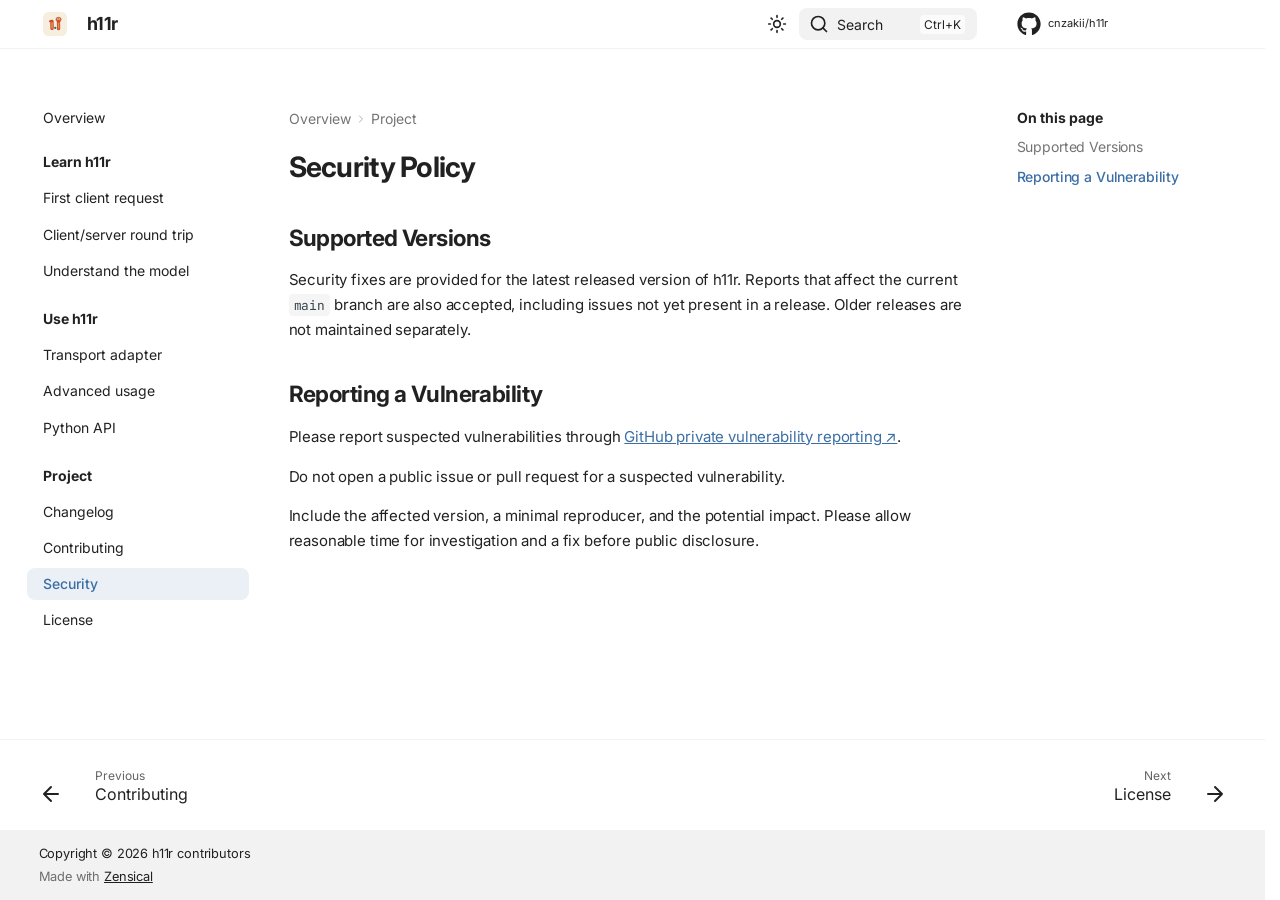
<file: dev/security/index.html>
<!doctype html>
<html lang="en" class="no-js">
  <head>
    
      <meta charset="utf-8">
      <meta name="viewport" content="width=device-width,initial-scale=1">
      
        <meta name="description" content="Supported versions and private vulnerability reporting for h11r.">
      
      
        <meta name="author" content="h11r contributors">
      
      
        <link rel="canonical" href="https://cnzakii.github.io/h11r/dev/security/">
      
      
        <link rel="prev" href="../contributing/">
      
      
        <link rel="next" href="../license/">
      
      
        
      
      
      <link rel="icon" href="../assets/h11r.svg">
      <meta name="generator" content="zensical-0.0.51">
    
    
      
        <title>Security Policy - h11r</title>
      
    
    
      
        
      
      <link rel="stylesheet" href="../assets/stylesheets/modern/main.62c9b9cc.min.css">
      
        
          
        
        <link rel="stylesheet" href="../assets/stylesheets/modern/palette.dfe2e883.min.css">
      
      


    
    
      
    
    
      
        
        
        <link rel="preconnect" href="https://fonts.gstatic.com" crossorigin>
        <link rel="stylesheet" href="https://fonts.googleapis.com/css?family=Inter:300,300i,400,400i,500,500i,700,700i%7CJetBrains+Mono:400,400i,700,700i&amp;display=fallback">
        <style>:root{--md-text-font:"Inter";--md-code-font:"JetBrains Mono"}</style>
      
    
    
      <link rel="stylesheet" href="../stylesheets/extra.css">
    
    <script>__md_scope=new URL("..",location),__md_scope.pathname.endsWith("/")||(__md_scope=new URL(__md_scope.pathname+"/",location)),__md_hash=e=>[...e].reduce(((e,t)=>(e<<5)-e+t.charCodeAt(0)),0),__md_get=(e,t=localStorage,_=__md_scope)=>JSON.parse(t.getItem(_.pathname+"."+e)),__md_set=(e,t,_=localStorage,a=__md_scope)=>{try{_.setItem(a.pathname+"."+e,JSON.stringify(t))}catch(e){}},document.documentElement.setAttribute("data-platform",navigator.platform)</script>
    
      

    
    
  </head>
  
  
    
    
      
    
    
    
    
    <body dir="ltr" data-md-color-scheme="default" data-md-color-primary="indigo" data-md-color-accent="indigo">
  
    
    <input class="md-toggle" data-md-toggle="drawer" type="checkbox" id="__drawer" autocomplete="off">
    <input class="md-toggle" data-md-toggle="search" type="checkbox" id="__search" autocomplete="off">
    <label class="md-overlay" for="__drawer" aria-label="Navigation"></label>
    <div data-md-component="skip">
      
        
        <a href="#security-policy" class="md-skip">
          Skip to content
        </a>
      
    </div>
    <div data-md-component="announce">
      
    </div>
    
      <div data-md-color-scheme="default" data-md-component="outdated" hidden>
        
          <aside class="md-banner md-banner--warning">
            <div class="md-banner__inner md-grid md-typeset">
              
  <div class="version-notice">
    <strong>Not the latest stable documentation</strong>
    <span>This version may differ from the package installed from PyPI.</span>
    <a href="../..">View latest stable</a>
  </div>

            </div>
            <script>var el=document.querySelector("[data-md-component=outdated]"),base=new URL("..",location),outdated=__md_get("__outdated",sessionStorage,base);!0===outdated&&el&&(el.hidden=!1)</script>
          </aside>
        
      </div>
    
    
      

  

<header class="md-header md-header--shadow" data-md-component="header">
  <nav class="md-header__inner md-grid" aria-label="Header">
    <a href="./.." title="h11r" class="md-header__button md-logo" aria-label="h11r" data-md-component="logo">
      
  <img src="../assets/h11r.svg" alt="h11r">

    </a>
    <label class="md-header__button md-icon" for="__drawer" aria-label="Navigation">
      
      <svg xmlns="http://www.w3.org/2000/svg" fill="none" stroke="currentColor" stroke-linecap="round" stroke-linejoin="round" stroke-width="2" class="lucide lucide-menu" viewBox="0 0 24 24"><path d="M4 5h16M4 12h16M4 19h16"/></svg>
    </label>
    <div class="md-header__title" data-md-component="header-title">
      <div class="md-header__ellipsis">
        <div class="md-header__topic">
          <span class="md-ellipsis">
            h11r
          </span>
        </div>
        <div class="md-header__topic" data-md-component="header-topic">
          <span class="md-ellipsis">
            
              Security Policy
            
          </span>
        </div>
      </div>
    </div>
    
      
        <form class="md-header__option" data-md-component="palette">
  
    
    
    
    <input class="md-option" data-md-color-media="none" data-md-color-scheme="default" data-md-color-primary="indigo" data-md-color-accent="indigo"  aria-label="Switch to dark mode"  type="radio" name="__palette" id="__palette_0">
    
      <label class="md-header__button md-icon" title="Switch to dark mode" for="__palette_1" hidden>
        <svg xmlns="http://www.w3.org/2000/svg" fill="none" stroke="currentColor" stroke-linecap="round" stroke-linejoin="round" stroke-width="2" class="lucide lucide-sun" viewBox="0 0 24 24"><circle cx="12" cy="12" r="4"/><path d="M12 2v2M12 20v2M4.93 4.93l1.41 1.41M17.66 17.66l1.41 1.41M2 12h2M20 12h2M6.34 17.66l-1.41 1.41M19.07 4.93l-1.41 1.41"/></svg>
      </label>
    
  
    
    
    
    <input class="md-option" data-md-color-media="none" data-md-color-scheme="slate" data-md-color-primary="indigo" data-md-color-accent="indigo"  aria-label="Switch to light mode"  type="radio" name="__palette" id="__palette_1">
    
      <label class="md-header__button md-icon" title="Switch to light mode" for="__palette_0" hidden>
        <svg xmlns="http://www.w3.org/2000/svg" fill="none" stroke="currentColor" stroke-linecap="round" stroke-linejoin="round" stroke-width="2" class="lucide lucide-moon" viewBox="0 0 24 24"><path d="M20.985 12.486a9 9 0 1 1-9.473-9.472c.405-.022.617.46.402.803a6 6 0 0 0 8.268 8.268c.344-.215.825-.004.803.401"/></svg>
      </label>
    
  
</form>
      
    
    
      <script>var palette=__md_get("__palette");if(palette&&palette.color){if("(prefers-color-scheme)"===palette.color.media){var media=matchMedia("(prefers-color-scheme: light)"),input=document.querySelector(media.matches?"[data-md-color-media='(prefers-color-scheme: light)']":"[data-md-color-media='(prefers-color-scheme: dark)']");palette.color.media=input.getAttribute("data-md-color-media"),palette.color.scheme=input.getAttribute("data-md-color-scheme"),palette.color.primary=input.getAttribute("data-md-color-primary"),palette.color.accent=input.getAttribute("data-md-color-accent")}for(var[key,value]of Object.entries(palette.color))document.body.setAttribute("data-md-color-"+key,value)}</script>
    
    
    
      
      
        <label class="md-header__button md-icon" for="__search" aria-label="Search">
          
          <svg xmlns="http://www.w3.org/2000/svg" fill="none" stroke="currentColor" stroke-linecap="round" stroke-linejoin="round" stroke-width="2" class="lucide lucide-search" viewBox="0 0 24 24"><path d="m21 21-4.34-4.34"/><circle cx="11" cy="11" r="8"/></svg>
        </label>
        <div class="md-search" data-md-component="search" role="dialog" aria-label="Search">
  <button type="button" class="md-search__button">
    Search
  </button>
</div>
      
    
    <div class="md-header__source">
      
        <a href="https://github.com/cnzakii/h11r" title="Go to repository" class="md-source" data-md-component="source">
  <div class="md-source__icon md-icon">
    
    <svg xmlns="http://www.w3.org/2000/svg" viewBox="0 0 512 512"><!--! Font Awesome Free 7.2.0 by @fontawesome - https://fontawesome.com License - https://fontawesome.com/license/free (Icons: CC BY 4.0, Fonts: SIL OFL 1.1, Code: MIT License) Copyright 2026 Fonticons, Inc.--><path fill="currentColor" d="M173.9 397.4c0 2-2.3 3.6-5.2 3.6-3.3.3-5.6-1.3-5.6-3.6 0-2 2.3-3.6 5.2-3.6 3-.3 5.6 1.3 5.6 3.6m-31.1-4.5c-.7 2 1.3 4.3 4.3 4.9 2.6 1 5.6 0 6.2-2s-1.3-4.3-4.3-5.2c-2.6-.7-5.5.3-6.2 2.3m44.2-1.7c-2.9.7-4.9 2.6-4.6 4.9.3 2 2.9 3.3 5.9 2.6 2.9-.7 4.9-2.6 4.6-4.6-.3-1.9-3-3.2-5.9-2.9M252.8 8C114.1 8 8 113.3 8 252c0 110.9 69.8 205.8 169.5 239.2 12.8 2.3 17.3-5.6 17.3-12.1 0-6.2-.3-40.4-.3-61.4 0 0-70 15-84.7-29.8 0 0-11.4-29.1-27.8-36.6 0 0-22.9-15.7 1.6-15.4 0 0 24.9 2 38.6 25.8 21.9 38.6 58.6 27.5 72.9 20.9 2.3-16 8.8-27.1 16-33.7-55.9-6.2-112.3-14.3-112.3-110.5 0-27.5 7.6-41.3 23.6-58.9-2.6-6.5-11.1-33.3 2.6-67.9 20.9-6.5 69 27 69 27 20-5.6 41.5-8.5 62.8-8.5s42.8 2.9 62.8 8.5c0 0 48.1-33.6 69-27 13.7 34.7 5.2 61.4 2.6 67.9 16 17.7 25.8 31.5 25.8 58.9 0 96.5-58.9 104.2-114.8 110.5 9.2 7.9 17 22.9 17 46.4 0 33.7-.3 75.4-.3 83.6 0 6.5 4.6 14.4 17.3 12.1C436.2 457.8 504 362.9 504 252 504 113.3 391.5 8 252.8 8M105.2 352.9c-1.3 1-1 3.3.7 5.2 1.6 1.6 3.9 2.3 5.2 1 1.3-1 1-3.3-.7-5.2-1.6-1.6-3.9-2.3-5.2-1m-10.8-8.1c-.7 1.3.3 2.9 2.3 3.9 1.6 1 3.6.7 4.3-.7.7-1.3-.3-2.9-2.3-3.9-2-.6-3.6-.3-4.3.7m32.4 35.6c-1.6 1.3-1 4.3 1.3 6.2 2.3 2.3 5.2 2.6 6.5 1 1.3-1.3.7-4.3-1.3-6.2-2.2-2.3-5.2-2.6-6.5-1m-11.4-14.7c-1.6 1-1.6 3.6 0 5.9s4.3 3.3 5.6 2.3c1.6-1.3 1.6-3.9 0-6.2-1.4-2.3-4-3.3-5.6-2"/></svg>
  </div>
  <div class="md-source__repository">
    cnzakii/h11r
  </div>
</a>
      
    </div>
  </nav>
  
</header>
    
    <div class="md-container" data-md-component="container">
      
      
        
          
        
      
      <main class="md-main" data-md-component="main">
        <div class="md-main__inner md-grid">
          
            
              
              <div class="md-sidebar md-sidebar--primary" data-md-component="sidebar" data-md-type="navigation" >
                <div class="md-sidebar__scrollwrap">
                  <div class="md-sidebar__inner">
                    



<nav class="md-nav md-nav--primary" aria-label="Navigation" data-md-level="0">
  <label class="md-nav__title" for="__drawer">
    <a href="./.." title="h11r" class="md-nav__button md-logo" aria-label="h11r" data-md-component="logo">
      
  <img src="../assets/h11r.svg" alt="h11r">

    </a>
    h11r
  </label>
  
    <div class="md-nav__source">
      <a href="https://github.com/cnzakii/h11r" title="Go to repository" class="md-source" data-md-component="source">
  <div class="md-source__icon md-icon">
    
    <svg xmlns="http://www.w3.org/2000/svg" viewBox="0 0 512 512"><!--! Font Awesome Free 7.2.0 by @fontawesome - https://fontawesome.com License - https://fontawesome.com/license/free (Icons: CC BY 4.0, Fonts: SIL OFL 1.1, Code: MIT License) Copyright 2026 Fonticons, Inc.--><path fill="currentColor" d="M173.9 397.4c0 2-2.3 3.6-5.2 3.6-3.3.3-5.6-1.3-5.6-3.6 0-2 2.3-3.6 5.2-3.6 3-.3 5.6 1.3 5.6 3.6m-31.1-4.5c-.7 2 1.3 4.3 4.3 4.9 2.6 1 5.6 0 6.2-2s-1.3-4.3-4.3-5.2c-2.6-.7-5.5.3-6.2 2.3m44.2-1.7c-2.9.7-4.9 2.6-4.6 4.9.3 2 2.9 3.3 5.9 2.6 2.9-.7 4.9-2.6 4.6-4.6-.3-1.9-3-3.2-5.9-2.9M252.8 8C114.1 8 8 113.3 8 252c0 110.9 69.8 205.8 169.5 239.2 12.8 2.3 17.3-5.6 17.3-12.1 0-6.2-.3-40.4-.3-61.4 0 0-70 15-84.7-29.8 0 0-11.4-29.1-27.8-36.6 0 0-22.9-15.7 1.6-15.4 0 0 24.9 2 38.6 25.8 21.9 38.6 58.6 27.5 72.9 20.9 2.3-16 8.8-27.1 16-33.7-55.9-6.2-112.3-14.3-112.3-110.5 0-27.5 7.6-41.3 23.6-58.9-2.6-6.5-11.1-33.3 2.6-67.9 20.9-6.5 69 27 69 27 20-5.6 41.5-8.5 62.8-8.5s42.8 2.9 62.8 8.5c0 0 48.1-33.6 69-27 13.7 34.7 5.2 61.4 2.6 67.9 16 17.7 25.8 31.5 25.8 58.9 0 96.5-58.9 104.2-114.8 110.5 9.2 7.9 17 22.9 17 46.4 0 33.7-.3 75.4-.3 83.6 0 6.5 4.6 14.4 17.3 12.1C436.2 457.8 504 362.9 504 252 504 113.3 391.5 8 252.8 8M105.2 352.9c-1.3 1-1 3.3.7 5.2 1.6 1.6 3.9 2.3 5.2 1 1.3-1 1-3.3-.7-5.2-1.6-1.6-3.9-2.3-5.2-1m-10.8-8.1c-.7 1.3.3 2.9 2.3 3.9 1.6 1 3.6.7 4.3-.7.7-1.3-.3-2.9-2.3-3.9-2-.6-3.6-.3-4.3.7m32.4 35.6c-1.6 1.3-1 4.3 1.3 6.2 2.3 2.3 5.2 2.6 6.5 1 1.3-1.3.7-4.3-1.3-6.2-2.2-2.3-5.2-2.6-6.5-1m-11.4-14.7c-1.6 1-1.6 3.6 0 5.9s4.3 3.3 5.6 2.3c1.6-1.3 1.6-3.9 0-6.2-1.4-2.3-4-3.3-5.6-2"/></svg>
  </div>
  <div class="md-source__repository">
    cnzakii/h11r
  </div>
</a>
    </div>
  
  <ul class="md-nav__list" data-md-scrollfix>
    
      
      
  
  
  
  
    <li class="md-nav__item">
      <a href="./.." class="md-nav__link">
        
  
  
  <span class="md-ellipsis">
    
  
  Overview

    
  </span>
  
  

      </a>
    </li>
  

    
      
      
  
  
  
  
    
    
    
    
      
        
        
      
    
    
    <li class="md-nav__item md-nav__item--section md-nav__item--nested">
      
        
        
        <input class="md-nav__toggle md-toggle " type="checkbox" id="__nav_2" >
        
          
          <label class="md-nav__link" for="__nav_2" id="__nav_2_label" tabindex="">
            
  
  
  <span class="md-ellipsis">
    
  
  Learn h11r

    
  </span>
  
  

            <span class="md-nav__icon md-icon"></span>
          </label>
        
        <nav class="md-nav" data-md-level="1" aria-labelledby="__nav_2_label" aria-expanded="false">
          <label class="md-nav__title" for="__nav_2">
            <span class="md-nav__icon md-icon"></span>
            
  
  Learn h11r

          </label>
          <ul class="md-nav__list" data-md-scrollfix>
            
              
                
  
  
  
  
    <li class="md-nav__item">
      <a href="../getting-started/" class="md-nav__link">
        
  
  
  <span class="md-ellipsis">
    
  
  First client request

    
  </span>
  
  

      </a>
    </li>
  

              
            
              
                
  
  
  
  
    <li class="md-nav__item">
      <a href="../round-trip/" class="md-nav__link">
        
  
  
  <span class="md-ellipsis">
    
  
  Client/server round trip

    
  </span>
  
  

      </a>
    </li>
  

              
            
              
                
  
  
  
  
    <li class="md-nav__item">
      <a href="../concepts/" class="md-nav__link">
        
  
  
  <span class="md-ellipsis">
    
  
  Understand the model

    
  </span>
  
  

      </a>
    </li>
  

              
            
          </ul>
        </nav>
      
    </li>
  

    
      
      
  
  
  
  
    
    
    
    
      
        
        
      
    
    
    <li class="md-nav__item md-nav__item--section md-nav__item--nested">
      
        
        
        <input class="md-nav__toggle md-toggle " type="checkbox" id="__nav_3" >
        
          
          <label class="md-nav__link" for="__nav_3" id="__nav_3_label" tabindex="">
            
  
  
  <span class="md-ellipsis">
    
  
  Use h11r

    
  </span>
  
  

            <span class="md-nav__icon md-icon"></span>
          </label>
        
        <nav class="md-nav" data-md-level="1" aria-labelledby="__nav_3_label" aria-expanded="false">
          <label class="md-nav__title" for="__nav_3">
            <span class="md-nav__icon md-icon"></span>
            
  
  Use h11r

          </label>
          <ul class="md-nav__list" data-md-scrollfix>
            
              
                
  
  
  
  
    <li class="md-nav__item">
      <a href="../integration/" class="md-nav__link">
        
  
  
  <span class="md-ellipsis">
    
  
  Transport adapter

    
  </span>
  
  

      </a>
    </li>
  

              
            
              
                
  
  
  
  
    <li class="md-nav__item">
      <a href="../advanced/" class="md-nav__link">
        
  
  
  <span class="md-ellipsis">
    
  
  Advanced usage

    
  </span>
  
  

      </a>
    </li>
  

              
            
              
                
  
  
  
  
    <li class="md-nav__item">
      <a href="../api/" class="md-nav__link">
        
  
  
  <span class="md-ellipsis">
    
  
  Python API

    
  </span>
  
  

      </a>
    </li>
  

              
            
          </ul>
        </nav>
      
    </li>
  

    
      
      
  
  
    
  
  
  
    
    
    
    
      
        
        
      
    
    
    <li class="md-nav__item md-nav__item--active md-nav__item--section md-nav__item--nested">
      
        
        
        <input class="md-nav__toggle md-toggle " type="checkbox" id="__nav_4" checked>
        
          
          <label class="md-nav__link" for="__nav_4" id="__nav_4_label" tabindex="">
            
  
  
  <span class="md-ellipsis">
    
  
  Project

    
  </span>
  
  

            <span class="md-nav__icon md-icon"></span>
          </label>
        
        <nav class="md-nav" data-md-level="1" aria-labelledby="__nav_4_label" aria-expanded="true">
          <label class="md-nav__title" for="__nav_4">
            <span class="md-nav__icon md-icon"></span>
            
  
  Project

          </label>
          <ul class="md-nav__list" data-md-scrollfix>
            
              
                
  
  
  
  
    <li class="md-nav__item">
      <a href="../changelog/" class="md-nav__link">
        
  
  
  <span class="md-ellipsis">
    
  
  Changelog

    
  </span>
  
  

      </a>
    </li>
  

              
            
              
                
  
  
  
  
    <li class="md-nav__item">
      <a href="../contributing/" class="md-nav__link">
        
  
  
  <span class="md-ellipsis">
    
  
  Contributing

    
  </span>
  
  

      </a>
    </li>
  

              
            
              
                
  
  
    
  
  
  
    <li class="md-nav__item md-nav__item--active">
      
      
      
      
        
      
      
        <label class="md-nav__link md-nav__link--active" for="__toc">
          
  
  
  <span class="md-ellipsis">
    
  
  Security

    
  </span>
  
  

          <span class="md-nav__icon md-icon"></span>
        </label>
      
      <a href="././" class="md-nav__link md-nav__link--active">
        
  
  
  <span class="md-ellipsis">
    
  
  Security

    
  </span>
  
  

      </a>
      
        


<nav class="md-nav md-nav--secondary" aria-label="On this page">
  
  
  
    
  
  
    <label class="md-nav__title" for="__toc">
      <span class="md-nav__icon md-icon"></span>
      On this page
    </label>
    <ul class="md-nav__list" data-md-component="toc" data-md-scrollfix>
      
        <li class="md-nav__item">
  <a href="#supported-versions" class="md-nav__link">
    <span class="md-ellipsis">
      <span class="md-typeset">
        Supported Versions
      </span>
    </span>
  </a>
  
</li>
      
        <li class="md-nav__item">
  <a href="#reporting-a-vulnerability" class="md-nav__link">
    <span class="md-ellipsis">
      <span class="md-typeset">
        Reporting a Vulnerability
      </span>
    </span>
  </a>
  
</li>
      
    </ul>
  
</nav>
      
    </li>
  

              
            
              
                
  
  
  
  
    <li class="md-nav__item">
      <a href="../license/" class="md-nav__link">
        
  
  
  <span class="md-ellipsis">
    
  
  License

    
  </span>
  
  

      </a>
    </li>
  

              
            
          </ul>
        </nav>
      
    </li>
  

    
  </ul>
</nav>
                  </div>
                </div>
              </div>
            
            
              
              <div class="md-sidebar md-sidebar--secondary" data-md-component="sidebar" data-md-type="toc" >
                <div class="md-sidebar__scrollwrap">
                  
                    
                    
                    
                      
                    
                    
                      <input class="md-nav__toggle md-toggle" type="checkbox" id="__toc">
                      <div class="md-sidebar-button__wrapper">
                        <label class="md-sidebar-button" for="__toc"></label>
                      </div>
                    
                  
                  <div class="md-sidebar__inner">
                    


<nav class="md-nav md-nav--secondary" aria-label="On this page">
  
  
  
    
  
  
    <label class="md-nav__title" for="__toc">
      <span class="md-nav__icon md-icon"></span>
      On this page
    </label>
    <ul class="md-nav__list" data-md-component="toc" data-md-scrollfix>
      
        <li class="md-nav__item">
  <a href="#supported-versions" class="md-nav__link">
    <span class="md-ellipsis">
      <span class="md-typeset">
        Supported Versions
      </span>
    </span>
  </a>
  
</li>
      
        <li class="md-nav__item">
  <a href="#reporting-a-vulnerability" class="md-nav__link">
    <span class="md-ellipsis">
      <span class="md-typeset">
        Reporting a Vulnerability
      </span>
    </span>
  </a>
  
</li>
      
    </ul>
  
</nav>
                  </div>
                </div>
              </div>
            
          
          
            <div class="md-content" data-md-component="content">
              
                



  


  <nav class="md-path" aria-label="Navigation" >
    <ol class="md-path__list">
      
        
  
  
    <li class="md-path__item">
      <a href="./.." class="md-path__link">
        
  
  <span class="md-ellipsis">
    Overview
  </span>

      </a>
    </li>
  

      
      
        
  
  
    
    
    
    
    
      <li class="md-path__item">
        <a href="../changelog/" class="md-path__link">
          
  
  <span class="md-ellipsis">
    Project
  </span>

        </a>
      </li>
    
  

      
    </ol>
  </nav>

              
              <article class="md-content__inner md-typeset">
                
                  
  
  


<h1 id="security-policy">Security Policy<a class="headerlink" href="#security-policy" title="Permanent link">&para;</a></h1>
<h2 id="supported-versions">Supported Versions<a class="headerlink" href="#supported-versions" title="Permanent link">&para;</a></h2>
<p>Security fixes are provided for the latest released version of h11r. Reports
that affect the current <code>main</code> branch are also accepted, including issues not
yet present in a release. Older releases are not maintained separately.</p>
<h2 id="reporting-a-vulnerability">Reporting a Vulnerability<a class="headerlink" href="#reporting-a-vulnerability" title="Permanent link">&para;</a></h2>
<p>Please report suspected vulnerabilities through
<a href="https://github.com/cnzakii/h11r/security/advisories/new">GitHub private vulnerability reporting ↗</a>.</p>
<p>Do not open a public issue or pull request for a suspected vulnerability.</p>
<p>Include the affected version, a minimal reproducer, and the potential impact.
Please allow reasonable time for investigation and a fix before public
disclosure.</p>









  
  






                
              </article>
            </div>
          
          
<script>var target=document.getElementById(location.hash.slice(1));target&&target.name&&(target.checked=target.name.startsWith("__tabbed_"))</script>
        </div>
        
          <button type="button" class="md-top md-icon" data-md-component="top" hidden>
  
  <svg xmlns="http://www.w3.org/2000/svg" fill="none" stroke="currentColor" stroke-linecap="round" stroke-linejoin="round" stroke-width="2" class="lucide lucide-circle-arrow-up" viewBox="0 0 24 24"><circle cx="12" cy="12" r="10"/><path d="m16 12-4-4-4 4M12 16V8"/></svg>
  Back to top
</button>
        
      </main>
      
        <footer class="md-footer">
  
    
      
      <nav class="md-footer__inner md-grid" aria-label="Footer" >
        
          
          <a href="../contributing/" class="md-footer__link md-footer__link--prev" aria-label="Previous: Contributing">
            <div class="md-footer__button md-icon">
              
              <svg xmlns="http://www.w3.org/2000/svg" fill="none" stroke="currentColor" stroke-linecap="round" stroke-linejoin="round" stroke-width="2" class="lucide lucide-arrow-left" viewBox="0 0 24 24"><path d="m12 19-7-7 7-7M19 12H5"/></svg>
            </div>
            <div class="md-footer__title">
              <span class="md-footer__direction">
                Previous
              </span>
              <div class="md-ellipsis">
                Contributing
              </div>
            </div>
          </a>
        
        
          
          <a href="../license/" class="md-footer__link md-footer__link--next" aria-label="Next: License">
            <div class="md-footer__title">
              <span class="md-footer__direction">
                Next
              </span>
              <div class="md-ellipsis">
                License
              </div>
            </div>
            <div class="md-footer__button md-icon">
              
              <svg xmlns="http://www.w3.org/2000/svg" fill="none" stroke="currentColor" stroke-linecap="round" stroke-linejoin="round" stroke-width="2" class="lucide lucide-arrow-right" viewBox="0 0 24 24"><path d="M5 12h14M12 5l7 7-7 7"/></svg>
            </div>
          </a>
        
      </nav>
    
  
  <div class="md-footer-meta md-typeset">
    <div class="md-footer-meta__inner md-grid">
      <div class="md-copyright">
  
    <div class="md-copyright__highlight">
      Copyright &copy; 2026 h11r contributors
    </div>
  
  
    Made with
    <a href="https://zensical.org/" target="_blank" rel="noopener">
      Zensical
    </a>
  
</div>
      
    </div>
  </div>
</footer>
      
    </div>
    <div class="md-dialog" data-md-component="dialog">
      <div class="md-dialog__inner md-typeset"></div>
    </div>
    
      <div class="md-progress" data-md-component="progress" role="progressbar"></div>
    
    
    
      
      
      <script id="__config" type="application/json">{"annotate":null,"base":"..","features":["content.code.copy","navigation.footer","navigation.instant","navigation.instant.progress","navigation.path","navigation.sections","navigation.top","navigation.tracking","search.highlight","toc.follow"],"search":"../assets/javascripts/workers/search.b6b7e04f.min.js","tags":null,"translations":{"clipboard.copied":"Copied to clipboard","clipboard.copy":"Copy to clipboard","search.result.more.one":"1 more on this page","search.result.more.other":"# more on this page","search.result.none":"No matching documents","search.result.one":"1 matching document","search.result.other":"# matching documents","search.result.placeholder":"Type to start searching","search.result.term.missing":"Missing","select.version":"Select version"},"version":{"alias":true,"default":"latest","provider":"mike"}}</script>
    
    
      <script src="../assets/javascripts/bundle.d7f30b55.min.js"></script>
      
    
  </body>
</html>
</file>
<file: dev/stylesheets/extra.css>
:root,
body[data-md-color-scheme="default"] {
  --md-primary-fg-color: #3b6ea5;
  --md-primary-fg-color--light: #6f94bb;
  --md-primary-fg-color--dark: #2c5480;
  --md-accent-fg-color: #3b6ea5;
  --md-accent-fg-color--transparent: #3b6ea51a;
  --md-typeset-a-color: #3b6ea5;
}

body[data-md-color-scheme="slate"][data-md-color-primary] {
  --md-primary-fg-color: #3b6ea5;
  --md-primary-fg-color--light: #6f94bb;
  --md-primary-fg-color--dark: #2c5480;
  --md-accent-fg-color: #8ab4df;
  --md-accent-fg-color--transparent: #8ab4df1a;
  --md-typeset-a-color: #8ab4df;
}

[data-md-component="outdated"] .md-banner--warning {
  color: #293b4d;
  background: #edf3f8;
  border-bottom: 1px solid #d8e2eb;
}

[data-md-component="outdated"] .md-banner__inner {
  margin-block: 0;
  padding-block: 0.3rem;
  font-size: 0.65rem;
  line-height: 1.35;
}

[data-md-component="outdated"] .version-notice {
  display: flex;
  gap: 0.45rem;
  align-items: baseline;
  justify-content: center;
  flex-wrap: wrap;
}

[data-md-component="outdated"] .version-notice a {
  color: #285f91;
  font-weight: 700;
}

body[data-md-color-scheme="slate"]
  [data-md-component="outdated"]
  .md-banner--warning {
  color: #dce7f1;
  background: #1d2a36;
  border-bottom-color: #324354;
}

body[data-md-color-scheme="slate"]
  [data-md-component="outdated"]
  .version-notice
  a {
  color: #9cc5ea;
}

.md-version {
  position: relative;
  font-size: 0.7rem;
}

/* A selector with no alternative version is not an actionable control. */
.md-version:has(.md-version__item:only-child) {
  display: none;
}

body:has(.md-version__item:only-child) [data-md-component="outdated"] {
  display: none;
}

[dir="ltr"] .md-version__current {
  margin-right: 0.4rem;
  margin-left: 0.5rem;
}

[dir="rtl"] .md-version__current {
  margin-right: 0.5rem;
  margin-left: 0.4rem;
}

.md-version__current {
  top: 0;
  padding: 0.45rem 0.5rem;
  border-radius: 0.3rem;
  background: var(--md-default-fg-color--lightest);
  font-weight: 600;
  line-height: 1;
  vertical-align: middle;
}

.md-version__current:hover {
  background: var(--md-accent-fg-color--transparent);
}

.md-version__current:focus-visible {
  outline: 2px solid var(--md-accent-fg-color);
  outline-offset: 2px;
}

.md-version__current .md-version__alias {
  display: none;
}

.md-version__list {
  top: calc(100% - 0.2rem);
  min-width: 10rem;
  margin: 0;
  pointer-events: none;
  transform: translateY(-0.2rem);
}

.md-version:focus-within .md-version__list,
.md-version:hover .md-version__list {
  pointer-events: auto;
  transform: translateY(0);
}

.md-version__list .md-version__alias {
  padding: 0.08rem 0.28rem;
  border-radius: 0.25rem;
  background: var(--md-default-fg-color--lightest);
  font-size: 0.55rem;
}

.md-content__inner.md-typeset {
  line-height: 1.65;
}

.md-typeset .md-typeset__table {
  display: block;
  width: 100%;
}

.md-typeset .md-typeset__table > table:not([class]) {
  display: table;
  width: 100%;
}

.md-typeset .home-intro {
  display: grid;
  grid-template-columns: minmax(0, 1fr) 6rem;
  gap: 1.5rem;
  align-items: center;
  margin-bottom: 1.25rem;
}

.md-typeset .home-intro h1 {
  margin-top: 0;
  margin-bottom: 0.4em;
}

.md-typeset .home-intro__tagline {
  margin-bottom: 0.75rem;
  font-size: 1.05rem;
  font-weight: 700;
  line-height: 1.35;
}

.md-typeset .home-intro__summary {
  max-width: 34rem;
}

.md-typeset .home-intro__mark {
  display: block;
  width: 100%;
}

@media screen and (max-width: 44.9844em) {
  .md-typeset .home-intro {
    grid-template-columns: minmax(0, 1fr) 4rem;
    gap: 1rem;
    align-items: start;
  }

  .md-typeset .home-intro__mark {
    margin-top: 0.25rem;
  }

  .md-typeset .home-intro .md-button {
    min-width: 10rem;
    text-align: center;
  }
}
</file>
<file: dev/assets/stylesheets/modern/main.62c9b9cc.min.css>
@charset "UTF-8";html{-webkit-text-size-adjust:none;-moz-text-size-adjust:none;text-size-adjust:none;box-sizing:border-box}*,:after,:before{box-sizing:inherit}@media (prefers-reduced-motion){*,:after,:before{transition:none!important}}body{margin:0}a,button,input,label{-webkit-tap-highlight-color:transparent}a{color:inherit;text-decoration:none}hr{border:0;box-sizing:initial;display:block;height:.05rem;overflow:visible;padding:0}small{font-size:80%}sub,sup{line-height:1em}img{border-style:none}table{border-collapse:initial;border-spacing:0}td,th{font-weight:400;vertical-align:top}button{background:#0000;border:0;font-family:inherit;font-size:inherit;margin:0;padding:0}input{border:0;outline:none}:root{--md-primary-fg-color:#4051b5;--md-primary-fg-color--light:#5d6cc0;--md-primary-fg-color--dark:#303fa1;--md-primary-bg-color:#fff;--md-primary-bg-color--light:#ffffffb3;--md-accent-fg-color:#526cfe;--md-accent-fg-color--transparent:#526cfe1a;--md-accent-bg-color:#fff;--md-accent-bg-color--light:#ffffffb3}[data-md-color-scheme=default]{color-scheme:light}[data-md-color-scheme=default] img[src$="#gh-dark-mode-only"],[data-md-color-scheme=default] img[src$="#only-dark"]{display:none}:root,[data-md-color-scheme=default]{--md-hue:225deg;--md-default-fg-color:#000000de;--md-default-fg-color--light:#0000008c;--md-default-fg-color--lighter:#00000052;--md-default-fg-color--lightest:#0000000d;--md-default-bg-color:#fff;--md-default-bg-color--light:#ffffffb3;--md-default-bg-color--lighter:#ffffff4d;--md-default-bg-color--lightest:#ffffff1f;--md-code-fg-color:#36464e;--md-code-bg-color:#f5f5f5;--md-code-bg-color--light:#f5f5f5b3;--md-code-bg-color--lighter:#f5f5f54d;--md-code-hl-color:#4287ff;--md-code-hl-color--light:#4287ff1a;--md-code-hl-number-color:#d52a2a;--md-code-hl-special-color:#db1457;--md-code-hl-function-color:#a846b9;--md-code-hl-constant-color:#6e59d9;--md-code-hl-keyword-color:#3f6ec6;--md-code-hl-string-color:#1c7d4d;--md-code-hl-name-color:var(--md-code-fg-color);--md-code-hl-operator-color:var(--md-default-fg-color--light);--md-code-hl-punctuation-color:var(--md-default-fg-color--light);--md-code-hl-comment-color:var(--md-default-fg-color--light);--md-code-hl-generic-color:var(--md-default-fg-color--light);--md-code-hl-variable-color:var(--md-default-fg-color--light);--md-typeset-color:var(--md-default-fg-color);--md-typeset-a-color:var(--md-primary-fg-color);--md-typeset-del-color:#f5503d26;--md-typeset-ins-color:#0bd57026;--md-typeset-kbd-color:#fafafa;--md-typeset-kbd-accent-color:#fff;--md-typeset-kbd-border-color:#b8b8b8;--md-typeset-mark-color:#ffff0080;--md-typeset-table-color:#0000001f;--md-typeset-table-color--light:rgba(0,0,0,.035);--md-admonition-fg-color:var(--md-default-fg-color);--md-admonition-bg-color:var(--md-default-bg-color);--md-warning-fg-color:#000000de;--md-warning-bg-color:#ff9;--md-shadow-z1:0 0.2rem 0.5rem #0000000d,0 0 0.05rem #0000001a;--md-shadow-z2:0 0.2rem 0.5rem #0000001a,0 0 0.05rem #00000040;--md-shadow-z3:0 0.2rem 0.5rem #0003,0 0 0.05rem #00000059;--color-foreground:0 0 0;--color-background:255 255 255;--color-background-subtle:240 240 240;--color-backdrop:255 255 255}.md-icon svg{fill:currentcolor;display:block;height:1.2rem;width:1.2rem}.md-icon svg.lucide{fill:#0000;stroke:currentcolor}body{-webkit-font-smoothing:antialiased;-moz-osx-font-smoothing:grayscale;--md-text-font-family:var(--md-text-font,_),-apple-system,BlinkMacSystemFont,Helvetica,Arial,sans-serif;--md-code-font-family:var(--md-code-font,_),SFMono-Regular,Consolas,Menlo,monospace}aside,body,input{font-feature-settings:"kern","liga";color:var(--md-typeset-color);font-family:var(--md-text-font-family)}code,kbd,pre{font-feature-settings:"kern";font-family:var(--md-code-font-family)}:root{--md-typeset-table-sort-icon:url('data:image/svg+xml;charset=utf-8,<svg xmlns="http://www.w3.org/2000/svg" fill="none" stroke="currentColor" stroke-linecap="round" stroke-linejoin="round" stroke-width="2" class="lucide lucide-arrow-down-up" viewBox="0 0 24 24"><path d="m3 16 4 4 4-4m-4 4V4m14 4-4-4-4 4m4-4v16"/></svg>');--md-typeset-table-sort-icon--asc:url('data:image/svg+xml;charset=utf-8,<svg xmlns="http://www.w3.org/2000/svg" fill="none" stroke="currentColor" stroke-linecap="round" stroke-linejoin="round" stroke-width="2" class="lucide lucide-arrow-down-narrow-wide" viewBox="0 0 24 24"><path d="m3 16 4 4 4-4m-4 4V4m4 0h4m-4 4h7m-7 4h10"/></svg>');--md-typeset-table-sort-icon--desc:url('data:image/svg+xml;charset=utf-8,<svg xmlns="http://www.w3.org/2000/svg" fill="none" stroke="currentColor" stroke-linecap="round" stroke-linejoin="round" stroke-width="2" class="lucide lucide-arrow-up-narrow-wide" viewBox="0 0 24 24"><path d="m3 8 4-4 4 4M7 4v16m4-8h4m-4 4h7m-7 4h10"/></svg>');--md-typeset-preview-icon:url('data:image/svg+xml;charset=utf-8,<svg xmlns="http://www.w3.org/2000/svg" fill="none" stroke="currentColor" stroke-linecap="round" stroke-linejoin="round" stroke-width="2" class="lucide lucide-mouse-pointer-2" viewBox="0 0 24 24"><path d="M4.037 4.688a.495.495 0 0 1 .651-.651l16 6.5a.5.5 0 0 1-.063.947l-6.124 1.58a2 2 0 0 0-1.438 1.435l-1.579 6.126a.5.5 0 0 1-.947.063z"/></svg>')}.md-typeset{-webkit-print-color-adjust:exact;color-adjust:exact;font-size:.75rem;letter-spacing:-.01em;line-height:1.8;overflow-wrap:break-word}@media print{.md-typeset{font-size:.68rem}}.md-typeset blockquote,.md-typeset dl,.md-typeset figure,.md-typeset ol,.md-typeset pre,.md-typeset ul{margin-bottom:1em;margin-top:1em}.md-typeset h1{color:var(--md-default-fg-color);font-size:1.875em;line-height:1.3;margin:0 0 1.25em}.md-typeset h1,.md-typeset h2{font-weight:700;letter-spacing:-.025em}.md-typeset h2{font-size:1.5em;line-height:1.4;margin:1.6em 0 .64em}.md-typeset h3{font-size:1.25em;font-weight:700;letter-spacing:-.01em;line-height:1.5;margin:1.6em 0 .8em}.md-typeset h2+h3{margin-top:.8em}.md-typeset h4{font-weight:700;letter-spacing:-.01em;margin:1em 0}.md-typeset h5,.md-typeset h6{color:var(--md-default-fg-color--light);font-size:.8em;font-weight:700;letter-spacing:-.01em;margin:1.25em 0}.md-typeset h5{text-transform:uppercase}.md-typeset h5 code{text-transform:none}.md-typeset hr{border-bottom:.05rem solid var(--md-default-fg-color--lightest);display:flow-root;margin:1.5em 0}.md-typeset a{color:var(--md-typeset-a-color);text-decoration:underline;word-break:break-word}.md-typeset a,.md-typeset a:before{transition:color 125ms}.md-typeset a:focus,.md-typeset a:hover{color:var(--md-accent-fg-color)}.md-typeset a:focus code,.md-typeset a:hover code{background-color:var(--md-accent-fg-color--transparent);color:var(--md-accent-fg-color)}.md-typeset a code{color:var(--md-typeset-a-color)}.md-typeset a.focus-visible{outline-color:var(--md-accent-fg-color);outline-offset:.2rem}.md-typeset code,.md-typeset kbd,.md-typeset pre{color:var(--md-code-fg-color);direction:ltr;font-variant-ligatures:none;transition:background-color 125ms}@media print{.md-typeset code,.md-typeset kbd,.md-typeset pre{white-space:pre-wrap}}.md-typeset code{background-color:var(--md-code-bg-color);border-radius:.2rem;-webkit-box-decoration-break:clone;box-decoration-break:clone;font-size:.8533333333em;padding:.2em .4em;transition:color 125ms,background-color 125ms;word-break:break-word}.md-typeset code:not(.focus-visible){-webkit-tap-highlight-color:transparent;outline:none}.md-typeset pre{display:flow-root;line-height:1.5;position:relative}.md-typeset pre>code{border-radius:.4rem;-webkit-box-decoration-break:slice;box-decoration-break:slice;box-shadow:none;display:block;margin:0;outline-color:var(--md-accent-fg-color);overflow:auto;padding:.8203125em 1.25em;scrollbar-color:var(--md-default-fg-color--lighter) #0000;scrollbar-width:thin;touch-action:auto;word-break:normal}.md-typeset pre>code:hover{scrollbar-color:var(--md-accent-fg-color) #0000}.md-typeset pre>code::-webkit-scrollbar{height:.2rem;width:.2rem}.md-typeset pre>code::-webkit-scrollbar-thumb{background-color:var(--md-default-fg-color--lighter)}.md-typeset pre>code::-webkit-scrollbar-thumb:hover{background-color:var(--md-accent-fg-color)}.md-typeset kbd{border-radius:.2rem;box-shadow:0 0 0 .05rem var(--md-typeset-kbd-border-color),0 .15rem 0 var(--md-typeset-kbd-border-color);color:var(--md-default-fg-color);display:inline-block;font-size:.75em;padding:0 .6666666667em;vertical-align:text-top;word-break:break-word}.md-typeset mark{background-color:var(--md-typeset-mark-color);-webkit-box-decoration-break:clone;box-decoration-break:clone;color:inherit;word-break:break-word}.md-typeset abbr{border-bottom:.05rem dotted var(--md-default-fg-color--light);cursor:help;text-decoration:none}.md-typeset [data-preview]{position:relative}[dir=ltr] .md-typeset [data-preview]:after{margin-left:.125em}[dir=rtl] .md-typeset [data-preview]:after{margin-right:.125em}.md-typeset [data-preview]:after{background-color:currentcolor;content:"";display:inline-block;height:.8em;-webkit-mask-image:var(--md-typeset-preview-icon);mask-image:var(--md-typeset-preview-icon);-webkit-mask-repeat:no-repeat;mask-repeat:no-repeat;-webkit-mask-size:contain;mask-size:contain;transition:background-color 125ms;vertical-align:text-top;width:.8em}.md-typeset small{opacity:.75}[dir=ltr] .md-typeset sub,[dir=ltr] .md-typeset sup{margin-left:.078125em}[dir=rtl] .md-typeset sub,[dir=rtl] .md-typeset sup{margin-right:.078125em}[dir=ltr] .md-typeset blockquote{padding-left:.6rem}[dir=rtl] .md-typeset blockquote{padding-right:.6rem}[dir=ltr] .md-typeset blockquote{border-left:.2rem solid var(--md-default-fg-color--lighter)}[dir=rtl] .md-typeset blockquote{border-right:.2rem solid var(--md-default-fg-color--lighter)}.md-typeset blockquote{color:var(--md-default-fg-color--light);margin-left:0;margin-right:0}.md-typeset ul{list-style-type:disc}.md-typeset ul[type]{list-style-type:revert-layer}[dir=ltr] .md-typeset ol,[dir=ltr] .md-typeset ul{margin-left:.625em}[dir=rtl] .md-typeset ol,[dir=rtl] .md-typeset ul{margin-right:.625em}.md-typeset ol,.md-typeset ul{padding:0}.md-typeset ol:not([hidden]),.md-typeset ul:not([hidden]){display:flow-root}.md-typeset ol ol,.md-typeset ul ol{list-style-type:lower-alpha}.md-typeset ol ol ol,.md-typeset ul ol ol{list-style-type:lower-roman}.md-typeset ol ol ol ol,.md-typeset ul ol ol ol{list-style-type:upper-alpha}.md-typeset ol ol ol ol ol,.md-typeset ul ol ol ol ol{list-style-type:upper-roman}.md-typeset ol[type],.md-typeset ul[type]{list-style-type:revert-layer}[dir=ltr] .md-typeset ol li,[dir=ltr] .md-typeset ul li{margin-left:1.25em}[dir=rtl] .md-typeset ol li,[dir=rtl] .md-typeset ul li{margin-right:1.25em}.md-typeset ol li,.md-typeset ul li{margin-bottom:.5em}.md-typeset ol li blockquote,.md-typeset ol li p,.md-typeset ul li blockquote,.md-typeset ul li p{margin:.5em 0}.md-typeset ol li:last-child,.md-typeset ul li:last-child{margin-bottom:0}[dir=ltr] .md-typeset ol li ol,[dir=ltr] .md-typeset ol li ul,[dir=ltr] .md-typeset ul li ol,[dir=ltr] .md-typeset ul li ul{margin-left:.625em}[dir=rtl] .md-typeset ol li ol,[dir=rtl] .md-typeset ol li ul,[dir=rtl] .md-typeset ul li ol,[dir=rtl] .md-typeset ul li ul{margin-right:.625em}.md-typeset ol li ol,.md-typeset ol li ul,.md-typeset ul li ol,.md-typeset ul li ul{margin-bottom:.5em;margin-top:.5em}[dir=ltr] .md-typeset dd{margin-left:1.875em}[dir=rtl] .md-typeset dd{margin-right:1.875em}.md-typeset dd{margin-bottom:1.5em;margin-top:1em}.md-typeset img,.md-typeset svg,.md-typeset video{height:auto;max-width:100%}.md-typeset img[align=left]{margin:1em 1em 1em 0}.md-typeset img[align=right]{margin:1em 0 1em 1em}.md-typeset img[align]:only-child{margin-top:0}.md-typeset figure{display:flow-root;margin:1em auto;max-width:100%;text-align:center;width:fit-content}.md-typeset figure img{display:block;margin:0 auto}.md-typeset figcaption{font-style:italic;margin:1em auto;max-width:24rem}.md-typeset iframe{max-width:100%}.md-typeset table:not([class]){background-color:var(--md-default-bg-color);border:.05rem solid var(--md-typeset-table-color);border-radius:.1rem;display:inline-block;font-size:.64rem;max-width:100%;overflow:auto;touch-action:auto}@media print{.md-typeset table:not([class]){display:table}}.md-typeset table:not([class])+*{margin-top:1.5em}.md-typeset table:not([class]) td>:first-child,.md-typeset table:not([class]) th>:first-child{margin-top:0}.md-typeset table:not([class]) td>:last-child,.md-typeset table:not([class]) th>:last-child{margin-bottom:0}.md-typeset table:not([class]) td:not([align]),.md-typeset table:not([class]) th:not([align]){text-align:left}[dir=rtl] .md-typeset table:not([class]) td:not([align]),[dir=rtl] .md-typeset table:not([class]) th:not([align]){text-align:right}.md-typeset table:not([class]) th{font-weight:700;min-width:5rem;padding:.9375em 1.25em;vertical-align:top}.md-typeset table:not([class]) td{border-top:.05rem solid var(--md-typeset-table-color);padding:.9375em 1.25em;vertical-align:top}.md-typeset table:not([class]) tbody tr{transition:background-color 125ms}.md-typeset table:not([class]) tbody tr:hover{background-color:var(--md-typeset-table-color--light);box-shadow:0 .05rem 0 var(--md-default-bg-color) inset}.md-typeset table:not([class]) a{word-break:normal}.md-typeset table th[role=columnheader]{cursor:pointer}[dir=ltr] .md-typeset table th[role=columnheader]:after{margin-left:.5em}[dir=rtl] .md-typeset table th[role=columnheader]:after{margin-right:.5em}.md-typeset table th[role=columnheader]:after{content:"";display:inline-block;height:1.2em;-webkit-mask-image:var(--md-typeset-table-sort-icon);mask-image:var(--md-typeset-table-sort-icon);-webkit-mask-repeat:no-repeat;mask-repeat:no-repeat;-webkit-mask-size:contain;mask-size:contain;transition:background-color 125ms;vertical-align:text-bottom;width:1.2em}.md-typeset table th[role=columnheader]:hover:after{background-color:var(--md-default-fg-color--lighter)}.md-typeset table th[role=columnheader][aria-sort=ascending]:after{background-color:var(--md-default-fg-color--light);-webkit-mask-image:var(--md-typeset-table-sort-icon--asc);mask-image:var(--md-typeset-table-sort-icon--asc)}.md-typeset table th[role=columnheader][aria-sort=descending]:after{background-color:var(--md-default-fg-color--light);-webkit-mask-image:var(--md-typeset-table-sort-icon--desc);mask-image:var(--md-typeset-table-sort-icon--desc)}.md-typeset__scrollwrap{margin:1em -.8rem;overflow-x:auto;touch-action:auto}.md-typeset__table{display:inline-block;margin-bottom:.5em;padding:0 .8rem}@media print{.md-typeset__table{display:block}}html .md-typeset__table table{display:table;margin:0;overflow:hidden;width:100%}@media screen and (max-width:44.984375em){.md-content__inner>pre{margin:1em -.8rem}.md-content__inner>pre code{border-radius:0}}.md-banner{background-color:var(--md-accent-fg-color--transparent);color:var(--md-default-fg-color);overflow:auto}@media print{.md-banner{display:none}}.md-banner--warning{background-color:var(--md-warning-bg-color);color:var(--md-warning-fg-color)}.md-banner__inner{font-size:.7rem;margin:.6rem auto;padding:0 .8rem}[dir=ltr] .md-banner__button{float:right}[dir=rtl] .md-banner__button{float:left}.md-banner__button{color:inherit;cursor:pointer;transition:opacity .25s}.no-js .md-banner__button{display:none}.md-banner__button:hover{opacity:.7}html{scrollbar-gutter:stable;font-size:125%;height:100%;overflow-x:hidden}@media screen and (min-width:100em){html{font-size:137.5%}}@media screen and (min-width:125em){html{font-size:150%}}body{background-color:var(--md-default-bg-color);display:flex;flex-direction:column;font-size:.5rem;min-height:100%;position:relative;width:100%}@media print{body{display:block}}@media screen and (max-width:59.984375em){body[data-md-scrolllock]{position:fixed}}.md-grid{margin-left:auto;margin-right:auto;max-width:61rem}.md-container{display:flex;flex-direction:column;flex-grow:1}@media print{.md-container{display:block}}.md-main{flex-grow:1}.md-main__inner{display:flex;height:100%;margin-top:1.5rem}.md-ellipsis{overflow:hidden;text-overflow:ellipsis}.md-toggle{display:none}.md-option{height:0;opacity:0;position:absolute;width:0}.md-option:checked+label:not([hidden]){display:block}.md-option.focus-visible+label{outline-color:var(--md-accent-fg-color);outline-style:auto}.md-skip{background-color:var(--md-default-fg-color);border-radius:.1rem;color:var(--md-default-bg-color);font-size:.64rem;margin:.5rem;opacity:0;outline-color:var(--md-accent-fg-color);padding:.3rem .5rem;position:fixed;transform:translateY(.4rem);z-index:-1}.md-skip:focus{opacity:1;transform:translateY(0);transition:transform .25s cubic-bezier(.4,0,.2,1),opacity 175ms 75ms;z-index:10}@page{margin:25mm}:root{--md-clipboard-icon:url('data:image/svg+xml;charset=utf-8,<svg xmlns="http://www.w3.org/2000/svg" fill="none" stroke="currentColor" stroke-linecap="round" stroke-linejoin="round" stroke-width="2" class="lucide lucide-clipboard-copy" viewBox="0 0 24 24"><rect width="8" height="4" x="8" y="2" rx="1" ry="1"/><path d="M8 4H6a2 2 0 0 0-2 2v14a2 2 0 0 0 2 2h12a2 2 0 0 0 2-2v-2M16 4h2a2 2 0 0 1 2 2v4m1 4H11"/><path d="m15 10-4 4 4 4"/></svg>')}.md-clipboard{border-radius:.1rem;color:var(--md-default-fg-color--lightest);cursor:pointer;height:1.5em;outline-color:var(--md-accent-fg-color);outline-offset:.1rem;transition:color .25s;width:1.5em;z-index:1}@media print{.md-clipboard{display:none}}.md-clipboard:not(.focus-visible){-webkit-tap-highlight-color:transparent;outline:none}:hover>.md-clipboard{color:var(--md-default-fg-color--light)}.md-clipboard:focus,.md-clipboard:hover{color:var(--md-accent-fg-color)}.md-clipboard:after{background-color:currentcolor;content:"";display:block;height:1.125em;margin:0 auto;-webkit-mask-image:var(--md-clipboard-icon);mask-image:var(--md-clipboard-icon);-webkit-mask-position:center;mask-position:center;-webkit-mask-repeat:no-repeat;mask-repeat:no-repeat;-webkit-mask-size:contain;mask-size:contain;width:1.125em}.md-clipboard--inline{cursor:pointer}.md-clipboard--inline code{transition:color .25s,background-color .25s}.md-clipboard--inline:focus code,.md-clipboard--inline:hover code{background-color:var(--md-accent-fg-color--transparent);color:var(--md-accent-fg-color)}:root{--md-code-select-icon:url('data:image/svg+xml;charset=utf-8,<svg xmlns="http://www.w3.org/2000/svg" fill="none" stroke="currentColor" stroke-linecap="round" stroke-linejoin="round" stroke-width="2" class="lucide lucide-scan" viewBox="0 0 24 24"><path d="M3 7V5a2 2 0 0 1 2-2h2m10 0h2a2 2 0 0 1 2 2v2m0 10v2a2 2 0 0 1-2 2h-2M7 21H5a2 2 0 0 1-2-2v-2"/></svg>');--md-code-copy-icon:url('data:image/svg+xml;charset=utf-8,<svg xmlns="http://www.w3.org/2000/svg" fill="none" stroke="currentColor" stroke-linecap="round" stroke-linejoin="round" stroke-width="2" class="lucide lucide-clipboard-copy" viewBox="0 0 24 24"><rect width="8" height="4" x="8" y="2" rx="1" ry="1"/><path d="M8 4H6a2 2 0 0 0-2 2v14a2 2 0 0 0 2 2h12a2 2 0 0 0 2-2v-2M16 4h2a2 2 0 0 1 2 2v4m1 4H11"/><path d="m15 10-4 4 4 4"/></svg>')}.md-typeset .md-code__content{display:grid}.md-code__nav{background-color:var(--md-code-bg-color--lighter);border-radius:.1rem;display:flex;gap:.2rem;padding:.2rem;position:absolute;right:.25em;top:.25em;transition:background-color .25s;z-index:1}:hover>.md-code__nav{background-color:var(--md-code-bg-color--light)}.md-code__button{color:var(--md-default-fg-color--lightest);cursor:pointer;display:block;height:1.5em;outline-color:var(--md-accent-fg-color);outline-offset:.1rem;transition:color .25s;width:1.5em}:hover>*>.md-code__button{color:var(--md-default-fg-color--light)}.md-code__button.focus-visible,.md-code__button:hover{color:var(--md-accent-fg-color)}.md-code__button--active{color:var(--md-default-fg-color)!important}.md-code__button:after{background-color:currentcolor;content:"";display:block;height:1.125em;margin:0 auto;-webkit-mask-position:center;mask-position:center;-webkit-mask-repeat:no-repeat;mask-repeat:no-repeat;-webkit-mask-size:contain;mask-size:contain;width:1.125em}.md-code__button[data-md-type=select]:after{-webkit-mask-image:var(--md-code-select-icon);mask-image:var(--md-code-select-icon)}.md-code__button[data-md-type=copy]:after{-webkit-mask-image:var(--md-code-copy-icon);mask-image:var(--md-code-copy-icon)}@keyframes consent{0%{opacity:0;transform:translateY(100%)}to{opacity:1;transform:translateY(0)}}@keyframes overlay{0%{opacity:0}to{opacity:1}}.md-consent__overlay{animation:overlay .35s both;-webkit-backdrop-filter:blur(.2rem);backdrop-filter:blur(.2rem);background-color:var(--md-default-bg-color--light);height:100%;opacity:1;position:fixed;top:0;width:100%;z-index:5}.md-consent__inner{bottom:0;display:flex;justify-content:center;max-height:100%;padding:0;position:fixed;width:100%;z-index:5}.md-consent__form{animation:consent .5s cubic-bezier(.1,.7,.1,1) both;background-color:var(--md-default-bg-color);border:0;border-radius:.8rem;box-shadow:var(--md-shadow-z3);margin:.4rem;overflow:auto;padding-left:1.2rem;padding-right:1.2rem}.md-consent__settings{display:none;margin:1em 0}input:checked+.md-consent__settings{display:block}.md-consent__controls{line-height:1.2;margin-bottom:.8rem}.md-typeset .md-consent__controls .md-button{display:inline}@media screen and (max-width:44.984375em){.md-typeset .md-consent__controls .md-button{display:block;margin-top:.4rem;text-align:center;width:100%}}.md-consent label{cursor:pointer}.md-content{flex-grow:1;min-width:0}.md-content__inner{margin:0 .8rem 1.2rem;padding-top:.7rem}@media screen and (min-width:76.25em){[dir=ltr] .md-sidebar--primary:not([hidden])~.md-content>.md-content__inner{margin-left:1.2rem}[dir=ltr] .md-sidebar--secondary:not([hidden])~.md-content>.md-content__inner,[dir=rtl] .md-sidebar--primary:not([hidden])~.md-content>.md-content__inner{margin-right:1.2rem}[dir=rtl] .md-sidebar--secondary:not([hidden])~.md-content>.md-content__inner{margin-left:1.2rem}}.md-content__inner:before{content:"";display:block;height:.4rem}.md-content__inner>:last-child{margin-bottom:0}[dir=ltr] .md-content__button{float:right}[dir=rtl] .md-content__button{float:left}[dir=ltr] .md-content__button{margin-left:.4rem}[dir=rtl] .md-content__button{margin-right:.4rem}.md-content__button{background-color:var(--md-default-fg-color--lightest);border-radius:.4rem;display:flex;margin-top:.2rem;padding:.3rem}@media print{.md-content__button{display:none}}.md-typeset .md-content__button{color:var(--md-default-fg-color);transition:color .25s,background-color .25s}.md-typeset .md-content__button svg{opacity:.5;transition:opacity .25s}.md-typeset .md-content__button:focus,.md-typeset .md-content__button:hover{background-color:var(--md-accent-fg-color--transparent);color:var(--md-accent-fg-color)}.md-typeset .md-content__button:focus svg,.md-typeset .md-content__button:hover svg{opacity:1}.md-content__button svg{height:.9rem;width:.9rem}[dir=rtl] .md-content__button svg{transform:scaleX(-1)}.md-content__button svg.lucide{fill:#0000;stroke:currentcolor}[dir=ltr] .md-dialog{right:.8rem}[dir=rtl] .md-dialog{left:.8rem}.md-dialog{background-color:var(--md-accent-fg-color);border-radius:1.2rem;bottom:.8rem;box-shadow:var(--md-shadow-z3);min-width:11.1rem;opacity:0;padding:.4rem 1.2rem;pointer-events:none;position:fixed;transform:translateY(100%);transition:transform 0ms .4s,opacity .4s;z-index:4}@media print{.md-dialog{display:none}}.md-dialog--active{opacity:1;pointer-events:auto;transform:translateY(0);transition:transform .4s cubic-bezier(.075,.85,.175,1),opacity .4s}.md-dialog__inner{color:var(--md-default-bg-color);font-size:.7rem}.md-feedback{margin:2em 0 1em;text-align:center}.md-feedback fieldset{border:none;margin:0;padding:0}.md-feedback__title{font-weight:700;margin:1em auto}.md-feedback__inner{position:relative}.md-feedback__list{display:flex;flex-wrap:wrap;place-content:baseline center;position:relative}.md-feedback__list:hover .md-icon:not(:disabled){color:var(--md-default-fg-color--lighter)}:disabled .md-feedback__list{min-height:1.8rem}.md-feedback__icon{color:var(--md-default-fg-color--light);cursor:pointer;flex-shrink:0;margin:0 .1rem;transition:color 125ms}.md-feedback__icon:not(:disabled).md-icon:hover{color:var(--md-accent-fg-color)}.md-feedback__icon:disabled{color:var(--md-default-fg-color--lightest);pointer-events:none}.md-feedback__note{opacity:0;position:relative;transform:translateY(.4rem);transition:transform .4s cubic-bezier(.1,.7,.1,1),opacity .15s}.md-feedback__note>*{margin:0 auto;max-width:16rem}:disabled .md-feedback__note{opacity:1;transform:translateY(0)}@media print{.md-feedback{display:none}}.md-footer{background-color:var(--md-default-bg-color);border-top:.05rem solid var(--md-default-fg-color--lightest);color:var(--md-default-fg-color)}@media print{.md-footer{display:none}}.md-footer__inner{justify-content:space-between;overflow:auto;padding:.2rem}.md-footer__inner:not([hidden]){display:flex}.md-footer__link{align-items:end;display:flex;flex-grow:0.01;margin-bottom:.4rem;margin-top:1rem;max-width:100%;outline-color:var(--md-accent-fg-color);overflow:hidden;transition:opacity .25s}.md-footer__link:focus,.md-footer__link:hover{opacity:.7}[dir=rtl] .md-footer__link svg{transform:scaleX(-1)}@media screen and (max-width:44.984375em){.md-footer__link--prev{flex-shrink:0}.md-footer__link--prev .md-footer__title{display:none}}[dir=ltr] .md-footer__link--next{margin-left:auto}[dir=rtl] .md-footer__link--next{margin-right:auto}.md-footer__link--next{text-align:right}[dir=rtl] .md-footer__link--next{text-align:left}.md-footer__title{flex-grow:1;font-size:.8rem;margin-bottom:.7rem;max-width:calc(100% - 2.4rem);padding:0 1rem;white-space:nowrap}.md-footer__button{margin:.2rem;padding:.4rem}.md-footer__direction{font-size:.6rem;opacity:.7}.md-footer-meta{background-color:var(--md-default-fg-color--lightest)}.md-footer-meta__inner{display:flex;flex-wrap:wrap;justify-content:space-between;padding:.2rem}html .md-footer-meta.md-typeset a:not(:focus,:hover){color:var(--md-default-fg-color)}.md-copyright{color:var(--md-default-fg-color--light);font-size:.64rem;margin:auto .6rem;padding:.4rem 0;width:100%}@media screen and (min-width:45em){.md-copyright{width:auto}}.md-copyright__highlight{color:var(--md-default-fg-color)}.md-social{display:inline-flex;gap:.2rem;margin:0 .4rem;padding:.2rem 0 .6rem}@media screen and (min-width:45em){.md-social{padding:.6rem 0}}.md-social__link{display:inline-block;height:1.6rem;text-align:center;width:1.6rem}.md-social__link:before{line-height:1.9}.md-social__link svg{fill:currentcolor;max-height:.8rem;vertical-align:-25%}.md-social__link svg.lucide{fill:#0000;stroke:currentcolor}.md-typeset .md-button{background-color:var(--md-default-fg-color--lightest);border-radius:1.2rem;color:var(--md-default-fg-color--light);cursor:pointer;display:inline-block;font-size:.875em;font-weight:700;padding:.625em 2em;text-decoration:none;transition:color 125ms,background-color 125ms,opacity 125ms}.md-typeset .md-button.focus-visible{outline-offset:0}.md-typeset .md-button:focus,.md-typeset .md-button:hover{color:var(--md-default-fg-color--light);opacity:.8}.md-typeset .md-button--primary{background-color:var(--md-primary-fg-color);color:var(--md-primary-bg-color)}.md-typeset .md-button--primary:focus,.md-typeset .md-button--primary:hover{color:var(--md-primary-bg-color);opacity:.8}[dir=ltr] .md-typeset .md-input{border-top-left-radius:.1rem}[dir=ltr] .md-typeset .md-input,[dir=rtl] .md-typeset .md-input{border-top-right-radius:.1rem}[dir=rtl] .md-typeset .md-input{border-top-left-radius:.1rem}.md-typeset .md-input{border-bottom:.1rem solid var(--md-default-fg-color--lighter);box-shadow:var(--md-shadow-z1);font-size:.8rem;height:1.8rem;padding:0 .6rem;transition:border .25s,box-shadow .25s}.md-typeset .md-input:focus,.md-typeset .md-input:hover{border-bottom-color:var(--md-accent-fg-color);box-shadow:var(--md-shadow-z2)}.md-typeset .md-input--stretch{width:100%}.md-header{-webkit-backdrop-filter:blur(.4rem);backdrop-filter:blur(.4rem);background-color:var(--md-default-bg-color--light);color:var(--md-default-fg-color);display:block;left:0;position:sticky;right:0;top:0;z-index:4}@media print{.md-header{display:none}}.md-header[hidden]{transform:translateY(-100%);transition:transform .25s cubic-bezier(.8,0,.6,1)}.md-header--shadow{box-shadow:0 .05rem 0 var(--md-default-fg-color--lightest);transition:transform .25s cubic-bezier(.1,.7,.1,1)}.md-header__inner{align-items:center;display:flex;padding:0 .4rem}.md-header__button{color:currentcolor;cursor:pointer;margin:.2rem;outline-color:var(--md-accent-fg-color);padding:.4rem;position:relative;transition:opacity .25s;vertical-align:middle;z-index:1}.md-header__button:hover{opacity:.7}.md-header__button:not([hidden]){display:inline-block}.md-header__button:not(.focus-visible){-webkit-tap-highlight-color:transparent;outline:none}.md-header__button.md-logo{margin:.2rem;padding:.4rem}@media screen and (max-width:76.234375em){.md-header__button.md-logo{display:none}}.md-header__button.md-logo img,.md-header__button.md-logo svg{fill:currentcolor;display:block;height:1.2rem;width:auto}.md-header__button.md-logo img.lucide,.md-header__button.md-logo svg.lucide{fill:#0000;stroke:currentcolor}@media screen and (min-width:60em){.md-header__button[for=__search]{display:none}}.no-js .md-header__button[for=__search]{display:none}[dir=rtl] .md-header__button[for=__search] svg{transform:scaleX(-1)}@media screen and (min-width:76.25em){.md-header__button[for=__drawer]{display:none}}.md-header__topic{display:flex;max-width:100%;position:absolute;transition:transform .4s cubic-bezier(.1,.7,.1,1),opacity .15s;white-space:nowrap}.md-header__topic+.md-header__topic{opacity:0;pointer-events:none;transform:translateX(1.25rem);transition:transform .4s cubic-bezier(1,.7,.1,.1),opacity .15s;z-index:-1}[dir=rtl] .md-header__topic+.md-header__topic{transform:translateX(-1.25rem)}.md-header__topic:first-child{font-weight:700}.md-header__title{flex-grow:1;font-size:.9rem;height:2.4rem;letter-spacing:-.025em;line-height:2.4rem;margin-left:.4rem;margin-right:.4rem}.md-header__title--active .md-header__topic{opacity:0;pointer-events:none;transform:translateX(-1.25rem);transition:transform .4s cubic-bezier(1,.7,.1,.1),opacity .15s;z-index:-1}[dir=rtl] .md-header__title--active .md-header__topic{transform:translateX(1.25rem)}.md-header__title--active .md-header__topic+.md-header__topic{opacity:1;pointer-events:auto;transform:translateX(0);transition:transform .4s cubic-bezier(.1,.7,.1,1),opacity .15s;z-index:0}.md-header__title>.md-header__ellipsis{height:100%;position:relative;width:100%}.md-header__option{display:flex;flex-shrink:0;max-width:100%;white-space:nowrap}.md-header__option>input{bottom:0}.md-header__source{display:none}@media screen and (min-width:60em){[dir=ltr] .md-header__source{margin-left:1rem}[dir=rtl] .md-header__source{margin-right:1rem}.md-header__source{display:block;max-width:11.5rem;width:11.5rem}}@media screen and (min-width:76.25em){[dir=ltr] .md-header__source{margin-left:1.4rem}[dir=rtl] .md-header__source{margin-right:1.4rem}}.md-header .md-icon svg{height:1rem;width:1rem}:root{--md-nav-icon--next:url('data:image/svg+xml;charset=utf-8,<svg xmlns="http://www.w3.org/2000/svg" fill="none" stroke="currentColor" stroke-linecap="round" stroke-linejoin="round" stroke-width="2" class="lucide lucide-chevron-right" viewBox="0 0 24 24"><path d="m9 18 6-6-6-6"/></svg>')}.md-nav{font-size:.7rem;line-height:1.3;transition:max-height .25s cubic-bezier(.86,0,.07,1)}.md-nav .md-nav__title{display:none}.md-nav__list{display:flex;flex-direction:column;gap:.2rem;list-style:none;margin:0;padding:0}[dir=ltr] .md-nav__list .md-nav__list{margin-left:.6rem}[dir=rtl] .md-nav__list .md-nav__list{margin-right:.6rem}.md-nav__item--nested .md-nav__list:after,.md-nav__item--nested .md-nav__list:before{content:" ";display:block;height:0}.md-nav__link{align-items:flex-start;border-radius:.4rem;cursor:pointer;display:flex;gap:.6rem;margin-left:.2rem;margin-right:.2rem;padding:.35rem .8rem;transition:color .25s,background-color .25s}.md-nav__link .md-nav__link{margin:0}.md-nav__link--passed,.md-nav__link--passed code{color:var(--md-default-fg-color--light)}.md-nav__item .md-nav__link--active{font-weight:500}.md-nav--primary .md-nav__item .md-nav__link--active{background:var(--md-accent-fg-color--transparent);color:var(--md-accent-fg-color)}.md-nav__item .md-nav__link--active,.md-nav__item .md-nav__link--active code{color:var(--md-typeset-a-color)}.md-nav__item .md-nav__link--active code svg,.md-nav__item .md-nav__link--active svg{opacity:1}[dir=ltr] .md-nav__item--nested>.md-nav__link:not(.md-nav__container){padding-right:.35rem}[dir=rtl] .md-nav__item--nested>.md-nav__link:not(.md-nav__container){padding-left:.35rem}.md-nav__link .md-ellipsis{flex-grow:1;position:relative}.md-nav__link .md-ellipsis code{word-break:normal}.md-nav__link .md-typeset{font-size:.7rem;line-height:1.3}.md-nav__link svg{fill:currentcolor;flex-shrink:0;height:1.3em;opacity:.5;position:relative;width:1.3em}.md-nav__link svg.lucide{fill:#0000;stroke:currentcolor}.md-nav--primary .md-nav__link[for]:focus:not(.md-nav__link--active),.md-nav--primary .md-nav__link[for]:hover:not(.md-nav__link--active),.md-nav--primary .md-nav__link[href]:focus:not(.md-nav__link--active),.md-nav--primary .md-nav__link[href]:hover:not(.md-nav__link--active){background-color:var(--md-default-fg-color--lightest);color:var(--md-default-fg-color)}.md-nav--secondary .md-nav__link{margin-left:.2rem;margin-right:.2rem;overflow-wrap:normal;padding:.35rem .8rem}.md-nav--secondary .md-nav__link[for]:focus,.md-nav--secondary .md-nav__link[for]:hover,.md-nav--secondary .md-nav__link[href]:focus,.md-nav--secondary .md-nav__link[href]:hover{background-color:initial;color:var(--md-accent-fg-color)}.md-nav__link.focus-visible{outline-color:var(--md-accent-fg-color)}.md-nav--primary .md-nav__link[for=__toc],.md-nav--primary .md-nav__link[for=__toc]~.md-nav{display:none}.md-nav__icon{font-size:.9rem;height:.9rem;width:.9rem}[dir=rtl] .md-nav__icon:after{transform:rotate(180deg)}.md-nav__item--nested .md-nav__icon:after{background-color:currentcolor;content:"";display:block;height:100%;-webkit-mask-image:var(--md-nav-icon--next);mask-image:var(--md-nav-icon--next);-webkit-mask-position:center;mask-position:center;-webkit-mask-repeat:no-repeat;mask-repeat:no-repeat;-webkit-mask-size:contain;mask-size:contain;transition:transform .25s;width:100%}@media screen and (min-width:76.25em){.md-nav__item--nested.md-nav__item--section>.md-nav__link .md-nav__icon:after{display:none}}.md-nav__item--nested .md-nav__toggle:checked~.md-nav__link .md-nav__icon:after,.md-nav__item--nested .md-toggle--indeterminate~.md-nav__link .md-nav__icon:after{transform:rotate(90deg)}.md-nav__container{background:#0000;gap:.2rem;padding:0}.md-nav__container>:first-child{flex-grow:1;min-width:0}.md-nav__container>:nth-child(2){padding:.35rem}@media screen and (min-width:76.25em){.md-nav__item--section>.md-nav__container>:nth-child(2){display:none}}.md-nav__container__icon{flex-shrink:0}.md-nav__toggle~.md-nav{display:grid;grid-template-rows:minmax(.005rem,0fr);opacity:0;transition:grid-template-rows .25s cubic-bezier(.86,0,.07,1),opacity .25s,visibility 0ms .25s;visibility:collapse}.md-nav__toggle~.md-nav>.md-nav__list{overflow:hidden}.md-nav__toggle.md-toggle--indeterminate~.md-nav,.md-nav__toggle:checked~.md-nav{grid-template-rows:minmax(.4rem,1fr);opacity:1;transition:grid-template-rows .25s cubic-bezier(.86,0,.07,1),opacity .15s .1s,visibility 0ms;visibility:visible}.md-nav__toggle.md-toggle--indeterminate~.md-nav{transition:none}.md-nav--secondary{margin-bottom:.1rem;margin-top:.1rem}.md-nav--secondary .md-nav{margin-top:.2rem}.md-nav--secondary .md-nav__title{background:var(--md-default-bg-color);display:flex;font-weight:700;margin-left:.2rem;margin-right:.2rem;padding:.35rem .6rem;position:sticky;top:0;z-index:1}.md-nav--secondary .md-nav__title .md-nav__icon{display:none}.md-nav--secondary .md-nav__link{padding:.2rem .6rem}@media screen and (max-width:76.234375em){.md-nav--primary{margin-bottom:.4rem;margin-left:.2rem;margin-right:.2rem}.md-nav .md-nav__title[for=__drawer]{align-items:center;border-bottom:.05rem solid var(--md-default-fg-color-lightest);display:flex;font-size:.8rem;font-weight:700;gap:.4rem;padding:.8rem}.md-nav .md-nav__title[for=__drawer] .md-logo{height:1.6rem;width:1.6rem}.md-nav .md-nav__title[for=__drawer] .md-logo img,.md-nav .md-nav__title[for=__drawer] .md-logo svg{fill:currentcolor;display:block;height:100%;max-width:100%;object-fit:contain;width:auto}.md-nav .md-nav__title[for=__drawer] .md-logo img.lucide,.md-nav .md-nav__title[for=__drawer] .md-logo svg.lucide{fill:#0000;stroke:currentcolor}}.md-nav__source{border:.05rem solid var(--md-default-fg-color--lightest);border-radius:.4rem;margin:.2rem .2rem .6rem;transition:background-color .25s,border-color .25s}.md-nav__source:focus,.md-nav__source:hover{background-color:var(--md-default-fg-color--lightest);border-color:#0000}[dir=ltr] .md-nav--integrated>.md-nav__list>.md-nav__item--active .md-nav--secondary{margin-left:1.1rem}[dir=rtl] .md-nav--integrated>.md-nav__list>.md-nav__item--active .md-nav--secondary{margin-right:1.1rem}[dir=ltr] .md-nav--integrated>.md-nav__list>.md-nav__item--active .md-nav--secondary{border-left:.05rem solid var(--md-default-fg-color--lightest)}[dir=rtl] .md-nav--integrated>.md-nav__list>.md-nav__item--active .md-nav--secondary{border-right:.05rem solid var(--md-default-fg-color--lightest)}.md-nav--integrated>.md-nav__list>.md-nav__item--active .md-nav--secondary{display:block;margin-bottom:.5em;margin-top:.5em;opacity:1;visibility:visible}.md-nav--integrated>.md-nav__list>.md-nav__item--active .md-nav--secondary .md-nav__link{background:#0000}.md-nav--integrated>.md-nav__list>.md-nav__item--active .md-nav--secondary .md-nav__link--active{font-weight:500}.md-nav--integrated>.md-nav__list>.md-nav__item--active .md-nav--secondary .md-nav__link:focus,.md-nav--integrated>.md-nav__list>.md-nav__item--active .md-nav--secondary .md-nav__link:hover{color:var(--md-accent-fg-color)}.md-nav--integrated>.md-nav__list>.md-nav__item--active .md-nav--secondary>.md-nav__list{margin-left:0;overflow:visible;padding-bottom:0}.md-nav--integrated>.md-nav__list>.md-nav__item--active .md-nav--secondary>.md-nav__title{display:none}@media screen and (min-width:76.25em){.md-nav--primary{margin-bottom:.1rem;margin-top:.1rem}.md-nav__source{display:none}[dir=ltr] .md-nav__list .md-nav__item--section>.md-nav>.md-nav__list{margin-left:0}[dir=rtl] .md-nav__list .md-nav__item--section>.md-nav>.md-nav__list{margin-right:0}.md-nav__item--section>.md-nav__link--active,.md-nav__item--section>.md-nav__link>.md-nav__link--active{font-weight:700}.md-nav__item--section{margin-top:.4rem}.md-nav__item--section:first-child{margin-top:0}.md-nav__item--section:last-child{margin-bottom:0}.md-nav__item--section>.md-nav__link{font-weight:700}.md-nav__item--section>.md-nav__link:not(.md-nav__container){pointer-events:none}.md-nav__item--section>.md-nav{display:block;opacity:1;visibility:visible}.md-nav__item--section>.md-nav>.md-nav__list>.md-nav__item{padding:0}.md-nav--lifted{margin-top:0}.md-nav--lifted>.md-nav__list>.md-nav__item{display:none}.md-nav--lifted>.md-nav__list>.md-nav__item--active{display:block}.md-nav--lifted>.md-nav__list>.md-nav__item--active>.md-nav{margin-top:.1rem}.md-nav--lifted>.md-nav__list>.md-nav__item--active>.md-nav>.md-nav__list:before,.md-nav--lifted>.md-nav__list>.md-nav__item--active>.md-nav__link{display:none}.md-nav--lifted>.md-nav__list>.md-nav__item--active.md-nav__item--section{margin:0}.md-nav--lifted .md-nav[data-md-level="1"]{grid-template-rows:minmax(.4rem,1fr);opacity:1;visibility:visible}}:root{--md-path-icon:url('data:image/svg+xml;charset=utf-8,<svg xmlns="http://www.w3.org/2000/svg" fill="none" stroke="currentColor" stroke-linecap="round" stroke-linejoin="round" stroke-width="2" class="lucide lucide-chevron-right" viewBox="0 0 24 24"><path d="m9 18 6-6-6-6"/></svg>')}.md-path{font-size:.7rem;margin:.4rem .8rem 0;overflow:auto;padding-top:1.2rem}.md-path:not([hidden]){display:block}@media screen and (min-width:76.25em){.md-path{margin:.4rem 1.2rem 0}}.md-path__list{align-items:center;display:flex;gap:.2rem;list-style:none;margin:0;padding:0}.md-path__item:not(:first-child){align-items:center;display:inline-flex;gap:.2rem;white-space:nowrap}.md-path__item:not(:first-child):before{background-color:var(--md-default-fg-color--lighter);content:"";display:inline;height:.6rem;-webkit-mask-image:var(--md-path-icon);mask-image:var(--md-path-icon);width:.6rem}.md-path__link{align-items:center;color:var(--md-default-fg-color--light);display:flex;transition:color .25s}.md-path__link:focus,.md-path__link:hover{color:var(--md-accent-fg-color)}:root{--md-progress-value:0;--md-progress-delay:400ms}.md-progress{background:var(--md-primary-bg-color);height:.075rem;opacity:min(clamp(0,var(--md-progress-value),1),clamp(0,100 - var(--md-progress-value),1));position:fixed;top:0;transform:scaleX(calc(var(--md-progress-value)*1%));transform-origin:left;transition:transform .5s cubic-bezier(.19,1,.22,1),opacity .25s var(--md-progress-delay);width:100%;z-index:4}:root{--md-search-icon:url('data:image/svg+xml;charset=utf-8,<svg xmlns="http://www.w3.org/2000/svg" fill="none" stroke="currentColor" stroke-linecap="round" stroke-linejoin="round" stroke-width="2" class="lucide lucide-search" viewBox="0 0 24 24"><path d="m21 21-4.34-4.34"/><circle cx="11" cy="11" r="8"/></svg>')}.md-search{position:relative}@media screen and (min-width:45em){.md-search{padding:.2rem 0}}@media screen and (max-width:59.984375em){.md-search{display:none}}.no-js .md-search{display:none}[dir=ltr] .md-search__button{padding-left:1.9rem;padding-right:2.2rem}[dir=rtl] .md-search__button{padding-left:2.2rem;padding-right:1.9rem}.md-search__button{background:var(--md-default-bg-color);color:var(--md-default-fg-color);cursor:pointer;font-size:.7rem;position:relative;text-align:left}@media screen and (min-width:45em){.md-search__button{background-color:var(--md-default-fg-color--lightest);border-radius:.4rem;height:1.6rem;transition:background-color .4s,color .4s;width:8.9rem}.md-search__button:focus,.md-search__button:hover{background-color:var(--md-default-fg-color--lighter);color:var(--md-default-fg-color)}}[dir=ltr] .md-search__button:before{left:0}[dir=rtl] .md-search__button:before{right:0}.md-search__button:before{background-color:var(--md-default-fg-color);content:"";height:1rem;margin-left:.5rem;-webkit-mask-image:var(--md-search-icon);mask-image:var(--md-search-icon);-webkit-mask-position:center;mask-position:center;-webkit-mask-repeat:no-repeat;mask-repeat:no-repeat;-webkit-mask-size:contain;mask-size:contain;position:absolute;top:.3rem;width:1rem}.md-search__button:after{background:var(--md-default-bg-color--light);border-radius:.2rem;content:"Ctrl+K";display:block;font-size:.6rem;padding:.1rem .2rem;position:absolute;right:.6rem;top:.35rem}[data-platform^=Mac] .md-search__button:after{content:"⌘K"}.md-select{position:relative;z-index:1}.md-select__inner{background-color:var(--md-default-bg-color);border-radius:.4rem;box-shadow:var(--md-shadow-z2);color:var(--md-default-fg-color);left:50%;margin-top:.2rem;max-height:0;opacity:0;position:absolute;top:calc(100% - .2rem);transform:translate3d(-50%,.3rem,0);transition:transform .25s 375ms,opacity .25s .25s,max-height 0ms .5s}@media screen and (max-width:59.984375em){.md-select__inner{left:100%;transform:translate3d(-100%,.3rem,0)}}.md-select:focus-within .md-select__inner,.md-select:hover .md-select__inner{max-height:min(75vh,28rem);opacity:1;transform:translate3d(-50%,0,0);transition:transform .25s cubic-bezier(.1,.7,.1,1),opacity .25s,max-height 0ms}@media screen and (max-width:59.984375em){.md-select:focus-within .md-select__inner,.md-select:hover .md-select__inner{transform:translate3d(-100%,0,0)}}.md-select__inner:after{border-bottom:.2rem solid #0000;border-bottom-color:var(--md-default-bg-color);border-left:.2rem solid #0000;border-right:.2rem solid #0000;border-top:0;content:"";filter:drop-shadow(0 -1px 0 var(--md-default-fg-color--lightest));height:0;left:50%;margin-left:-.2rem;margin-top:-.2rem;position:absolute;top:0;width:0}@media screen and (max-width:59.984375em){.md-select__inner:after{left:auto;right:1rem}}.md-select__list{border-radius:.1rem;font-size:.8rem;list-style-type:none;margin:0;max-height:inherit;overflow:auto;padding:0}.md-select__item{line-height:1.8rem}[dir=ltr] .md-select__link{padding-left:.6rem;padding-right:1.2rem}[dir=rtl] .md-select__link{padding-left:1.2rem;padding-right:.6rem}.md-select__link{cursor:pointer;display:block;outline:none;scroll-snap-align:start;transition:background-color .25s,color .25s;width:100%}.md-select__link:focus,.md-select__link:hover{color:var(--md-accent-fg-color)}.md-select__link:focus{background-color:var(--md-default-fg-color--lightest)}:root{--md-toc-icon:url('data:image/svg+xml;charset=utf-8,<svg xmlns="http://www.w3.org/2000/svg" fill="none" stroke="currentColor" stroke-linecap="round" stroke-linejoin="round" stroke-width="2" class="lucide lucide-text-align-start" viewBox="0 0 24 24"><path d="M21 5H3m12 7H3m14 7H3"/></svg>')}.md-sidebar{align-self:flex-start;flex-shrink:0;padding:1.1rem 0;position:sticky;top:2.4rem;width:12.1rem}@media print{.md-sidebar{display:none}}@media screen and (max-width:76.234375em){[dir=ltr] .md-sidebar--primary{left:-12.1rem}[dir=rtl] .md-sidebar--primary{right:-12.1rem}.md-sidebar--primary{-webkit-backdrop-filter:blur(.4rem);backdrop-filter:blur(.4rem);background-color:var(--md-default-bg-color--light);border-radius:.8rem;display:block;height:calc(100% - .8rem);position:fixed;top:.4rem;transform:translateX(0);transition:transform .2s cubic-bezier(.5,0,.5,0),box-shadow .2s;width:12.1rem;z-index:5}[data-md-toggle=drawer]:checked~.md-container .md-sidebar--primary{box-shadow:var(--md-shadow-z3);transform:translateX(12.5rem);transition:transform .25s cubic-bezier(.7,.7,.1,1),box-shadow .25s}[dir=rtl] [data-md-toggle=drawer]:checked~.md-container .md-sidebar--primary{transform:translateX(-12.5rem)}.md-sidebar--primary .md-sidebar__scrollwrap{bottom:0;left:0;margin:0;overscroll-behavior-y:contain;position:absolute;right:0;top:0}}@media screen and (min-width:76.25em){.md-sidebar{height:0}.no-js .md-sidebar{height:auto}.md-header--lifted~.md-container .md-sidebar{top:4.8rem}}.md-sidebar--secondary{order:2}@media screen and (max-width:59.984375em){.md-sidebar--secondary{bottom:1.6rem;padding:0;position:fixed;right:.8rem;top:auto;width:auto;z-index:2}.md-sidebar--secondary .md-nav--secondary{margin-top:0}.md-sidebar--secondary .md-nav__title{padding:.55rem .6rem .35rem}.md-sidebar--secondary .md-sidebar__scrollwrap{display:flex;flex-direction:column-reverse;overflow-y:visible;position:relative}.md-sidebar--secondary .md-sidebar__inner{background-color:var(--md-default-bg-color);border-radius:.4rem;bottom:2.7rem;box-shadow:var(--md-shadow-z2);max-height:50vh;opacity:0;overflow-y:auto;padding-bottom:.4rem;pointer-events:none;position:absolute;right:0;transform:translateY(.4rem);transition:transform 0ms .25s,opacity .25s;width:11.7rem}.md-sidebar--secondary [type=checkbox]:checked~.md-sidebar__inner{opacity:1;pointer-events:auto;transform:translateY(0);transition:transform .4s cubic-bezier(0,1,.35,1),opacity .25s,z-index 0ms}.md-sidebar--secondary .md-sidebar-button{-webkit-backdrop-filter:blur(.4rem);backdrop-filter:blur(.4rem);background-color:var(--md-default-bg-color--light);border-radius:1.6rem;box-shadow:var(--md-shadow-z2);color:var(--md-default-fg-color--light);cursor:pointer;display:inline-flex;font-size:.7rem;gap:.4rem;outline:none;padding:.5rem;transition:color 125ms,background-color 125ms,transform 125ms cubic-bezier(.4,0,.2,1),opacity 125ms}.md-sidebar--secondary .md-sidebar-button:after{background-color:currentcolor;content:"";display:block;height:.9rem;-webkit-mask-image:var(--md-toc-icon);mask-image:var(--md-toc-icon);-webkit-mask-position:center;mask-position:center;-webkit-mask-repeat:no-repeat;mask-repeat:no-repeat;-webkit-mask-size:contain;mask-size:contain;transition:transform .25s;width:.9rem}.md-sidebar--secondary .md-sidebar-button:focus,.md-sidebar--secondary .md-sidebar-button:hover{background-color:var(--md-accent-fg-color);color:var(--md-accent-bg-color)}.md-sidebar--secondary .md-sidebar-button__wrapper{text-align:right}}@media screen and (min-width:60em){.md-sidebar--secondary{height:0}.md-sidebar--secondary .md-sidebar-button{display:none}.no-js .md-sidebar--secondary{height:auto}.md-sidebar--secondary:not([hidden]){display:block}.md-sidebar--secondary .md-sidebar__scrollwrap{touch-action:pan-y}}.md-sidebar__scrollwrap{backface-visibility:hidden;overflow-y:auto;scrollbar-color:var(--md-default-fg-color--lighter) #0000}@media screen and (min-width:60em){.md-sidebar__scrollwrap{scrollbar-gutter:stable;scrollbar-width:thin}}.md-sidebar__scrollwrap::-webkit-scrollbar{height:.2rem;width:.2rem}.md-sidebar__scrollwrap:focus-within,.md-sidebar__scrollwrap:hover{scrollbar-color:var(--md-accent-fg-color) #0000}.md-sidebar__scrollwrap:focus-within::-webkit-scrollbar-thumb,.md-sidebar__scrollwrap:hover::-webkit-scrollbar-thumb{background-color:var(--md-default-fg-color--lighter)}.md-sidebar__scrollwrap:focus-within::-webkit-scrollbar-thumb:hover,.md-sidebar__scrollwrap:hover::-webkit-scrollbar-thumb:hover{background-color:var(--md-accent-fg-color)}@supports selector(::-webkit-scrollbar){.md-sidebar__scrollwrap{scrollbar-gutter:auto}[dir=ltr] .md-sidebar__inner{padding-right:calc(100% - 11.5rem)}[dir=rtl] .md-sidebar__inner{padding-left:calc(100% - 11.5rem)}@media screen and (max-width:76.234375em){[dir=ltr] .md-sidebar__inner{padding-right:0}[dir=rtl] .md-sidebar__inner{padding-left:0}}}@media screen and (max-width:76.234375em){.md-overlay{-webkit-backdrop-filter:blur(.2rem);backdrop-filter:blur(.2rem);background-color:var(--md-default-bg-color--light);height:0;opacity:0;position:fixed;top:0;transition:width 0ms .5s,height 0ms .5s,opacity .25s 125ms;width:0;z-index:5}[data-md-toggle=drawer]:checked~.md-overlay{height:100%;opacity:1;transition:width 0ms,height 0ms,opacity .25s;width:100%}}@keyframes facts{0%{height:0}to{height:.65rem}}@keyframes fact{0%{opacity:0;transform:translateY(100%)}50%{opacity:0}to{opacity:1;transform:translateY(0)}}:root{--md-source-forks-icon:url('data:image/svg+xml;charset=utf-8,<svg xmlns="http://www.w3.org/2000/svg" fill="none" stroke="currentColor" stroke-linecap="round" stroke-linejoin="round" stroke-width="2" class="lucide lucide-git-fork" viewBox="0 0 24 24"><circle cx="12" cy="18" r="3"/><circle cx="6" cy="6" r="3"/><circle cx="18" cy="6" r="3"/><path d="M18 9v2c0 .6-.4 1-1 1H7c-.6 0-1-.4-1-1V9m6 3v3"/></svg>');--md-source-repositories-icon:url('data:image/svg+xml;charset=utf-8,<svg xmlns="http://www.w3.org/2000/svg" fill="none" stroke="currentColor" stroke-linecap="round" stroke-linejoin="round" stroke-width="2" class="lucide lucide-book" viewBox="0 0 24 24"><path d="M4 19.5v-15A2.5 2.5 0 0 1 6.5 2H19a1 1 0 0 1 1 1v18a1 1 0 0 1-1 1H6.5a1 1 0 0 1 0-5H20"/></svg>');--md-source-stars-icon:url('data:image/svg+xml;charset=utf-8,<svg xmlns="http://www.w3.org/2000/svg" fill="none" stroke="currentColor" stroke-linecap="round" stroke-linejoin="round" stroke-width="2" class="lucide lucide-star" viewBox="0 0 24 24"><path d="M11.525 2.295a.53.53 0 0 1 .95 0l2.31 4.679a2.12 2.12 0 0 0 1.595 1.16l5.166.756a.53.53 0 0 1 .294.904l-3.736 3.638a2.12 2.12 0 0 0-.611 1.878l.882 5.14a.53.53 0 0 1-.771.56l-4.618-2.428a2.12 2.12 0 0 0-1.973 0L6.396 21.01a.53.53 0 0 1-.77-.56l.881-5.139a2.12 2.12 0 0 0-.611-1.879L2.16 9.795a.53.53 0 0 1 .294-.906l5.165-.755a2.12 2.12 0 0 0 1.597-1.16z"/></svg>');--md-source-version-icon:url('data:image/svg+xml;charset=utf-8,<svg xmlns="http://www.w3.org/2000/svg" fill="none" stroke="currentColor" stroke-linecap="round" stroke-linejoin="round" stroke-width="2" class="lucide lucide-tag" viewBox="0 0 24 24"><path d="M12.586 2.586A2 2 0 0 0 11.172 2H4a2 2 0 0 0-2 2v7.172a2 2 0 0 0 .586 1.414l8.704 8.704a2.426 2.426 0 0 0 3.42 0l6.58-6.58a2.426 2.426 0 0 0 0-3.42z"/><circle cx="7.5" cy="7.5" r=".5" fill="currentColor"/></svg>')}.md-source{backface-visibility:hidden;display:block;font-size:.55rem;line-height:1.2;outline-color:var(--md-accent-fg-color);transition:opacity .25s;white-space:nowrap}.md-source:hover{opacity:.7}.md-source__icon{display:inline-block;height:2.4rem;vertical-align:middle;width:2rem}[dir=ltr] .md-source__icon svg{margin-left:.6rem}[dir=rtl] .md-source__icon svg{margin-right:.6rem}.md-source__icon svg{margin-top:.6rem}.md-header .md-source__icon svg{height:1.2rem;width:1.2rem}[dir=ltr] .md-source__icon+.md-source__repository{padding-left:2rem}[dir=rtl] .md-source__icon+.md-source__repository{padding-right:2rem}[dir=ltr] .md-source__icon+.md-source__repository{margin-left:-2rem}[dir=rtl] .md-source__icon+.md-source__repository{margin-right:-2rem}[dir=ltr] .md-source__repository{margin-left:.6rem}[dir=rtl] .md-source__repository{margin-right:.6rem}.md-source__repository{display:inline-block;max-width:calc(100% - 1.2rem);overflow:hidden;text-overflow:ellipsis;vertical-align:middle}.md-source__facts{display:flex;font-size:.55rem;gap:.4rem;list-style-type:none;margin:.1rem 0 0;opacity:.75;overflow:hidden;padding:0;width:100%}.md-source__repository--active .md-source__facts{animation:facts 0ms ease-in}.md-source__fact{overflow:hidden;text-overflow:ellipsis}.md-source__repository--active .md-source__fact{animation:fact 0ms ease-out}[dir=ltr] .md-source__fact:before{margin-right:.1rem}[dir=rtl] .md-source__fact:before{margin-left:.1rem}.md-source__fact:before{background-color:currentcolor;content:"";display:inline-block;height:.6rem;-webkit-mask-position:center;mask-position:center;-webkit-mask-repeat:no-repeat;mask-repeat:no-repeat;-webkit-mask-size:contain;mask-size:contain;vertical-align:text-top;width:.6rem}.md-source__fact:nth-child(1n+2){flex-shrink:0}.md-source__fact--version:before{-webkit-mask-image:var(--md-source-version-icon);mask-image:var(--md-source-version-icon)}.md-source__fact--stars:before{-webkit-mask-image:var(--md-source-stars-icon);mask-image:var(--md-source-stars-icon)}.md-source__fact--forks:before{-webkit-mask-image:var(--md-source-forks-icon);mask-image:var(--md-source-forks-icon)}.md-source__fact--repositories:before{-webkit-mask-image:var(--md-source-repositories-icon);mask-image:var(--md-source-repositories-icon)}.md-source-file{margin:1em 0}[dir=ltr] .md-source-file__fact{margin-right:.6rem}[dir=rtl] .md-source-file__fact{margin-left:.6rem}.md-source-file__fact{align-items:center;color:var(--md-default-fg-color--light);display:inline-flex;font-size:.68rem;gap:.3rem}.md-source-file__fact .md-icon{flex-shrink:0;margin-bottom:.05rem}[dir=ltr] .md-source-file__fact .md-author{float:left}[dir=rtl] .md-source-file__fact .md-author{float:right}.md-source-file__fact .md-author{margin-right:.2rem}.md-source-file__fact svg{width:.9rem}:root{--md-status:url('data:image/svg+xml;charset=utf-8,<svg xmlns="http://www.w3.org/2000/svg" fill="none" stroke="currentColor" stroke-linecap="round" stroke-linejoin="round" stroke-width="2" class="lucide lucide-info" viewBox="0 0 24 24"><circle cx="12" cy="12" r="10"/><path d="M12 16v-4m0-4h.01"/></svg>');--md-status--new:url('data:image/svg+xml;charset=utf-8,<svg xmlns="http://www.w3.org/2000/svg" fill="none" stroke="currentColor" stroke-linecap="round" stroke-linejoin="round" stroke-width="2" class="lucide lucide-badge-alert" viewBox="0 0 24 24"><path d="M3.85 8.62a4 4 0 0 1 4.78-4.77 4 4 0 0 1 6.74 0 4 4 0 0 1 4.78 4.78 4 4 0 0 1 0 6.74 4 4 0 0 1-4.77 4.78 4 4 0 0 1-6.75 0 4 4 0 0 1-4.78-4.77 4 4 0 0 1 0-6.76M12 8v4m0 4h.01"/></svg>');--md-status--deprecated:url('data:image/svg+xml;charset=utf-8,<svg xmlns="http://www.w3.org/2000/svg" fill="none" stroke="currentColor" stroke-linecap="round" stroke-linejoin="round" stroke-width="2" class="lucide lucide-trash" viewBox="0 0 24 24"><path d="M19 6v14a2 2 0 0 1-2 2H7a2 2 0 0 1-2-2V6M3 6h18M8 6V4a2 2 0 0 1 2-2h4a2 2 0 0 1 2 2v2"/></svg>')}.md-status:after{background-color:var(--md-default-fg-color--light);content:"";display:inline-block;height:1.125em;-webkit-mask-image:var(--md-status);mask-image:var(--md-status);-webkit-mask-position:center;mask-position:center;-webkit-mask-repeat:no-repeat;mask-repeat:no-repeat;-webkit-mask-size:contain;mask-size:contain;vertical-align:text-bottom;width:1.125em}.md-status:hover:after{background-color:currentcolor}.md-status--new:after{-webkit-mask-image:var(--md-status--new);mask-image:var(--md-status--new)}.md-status--deprecated:after{-webkit-mask-image:var(--md-status--deprecated);mask-image:var(--md-status--deprecated)}.md-tabs{box-shadow:0 -.05rem 0 inset var(--md-default-fg-color--lightest);color:var(--md-default-fg-color);display:block;line-height:1.3;overflow:auto;width:100%;z-index:2}@media print{.md-tabs{display:none}}@media screen and (max-width:76.234375em){.md-tabs{display:none}}.md-header--lifted .md-tabs{box-shadow:none;margin-bottom:-.05rem}.md-tabs[hidden]{pointer-events:none}[dir=ltr] .md-tabs__list{margin-left:.4rem}[dir=rtl] .md-tabs__list{margin-right:.4rem}.md-tabs__list{contain:content;display:flex;list-style:none;margin:0;overflow:auto;padding:0;scrollbar-width:none;white-space:nowrap}.md-tabs__list::-webkit-scrollbar{display:none}.md-tabs__item{height:2.4rem;padding-left:.6rem;padding-right:.6rem}.md-tabs__item--active{border-bottom:.05rem solid var(--md-default-fg-color);font-weight:500;position:relative;transition:border-bottom .25s}.md-tabs[hidden] .md-tabs__item--active{border-bottom:.05rem solid #0000}.md-tabs__item--active .md-tabs__link{color:inherit;opacity:1}.md-tabs__link{backface-visibility:hidden;display:flex;font-size:.7rem;margin-top:.8rem;opacity:.7;outline-color:var(--md-accent-fg-color);outline-offset:.2rem;transition:transform .4s cubic-bezier(.1,.7,.1,1),opacity .25s}.md-tabs__link:focus,.md-tabs__link:hover{color:inherit;opacity:1}[dir=ltr] .md-tabs__link svg{margin-right:.4rem}[dir=rtl] .md-tabs__link svg{margin-left:.4rem}.md-tabs__link svg{fill:currentcolor;height:1.3em}.md-tabs__item:nth-child(2) .md-tabs__link{transition-delay:20ms}.md-tabs__item:nth-child(3) .md-tabs__link{transition-delay:40ms}.md-tabs__item:nth-child(4) .md-tabs__link{transition-delay:60ms}.md-tabs__item:nth-child(5) .md-tabs__link{transition-delay:80ms}.md-tabs__item:nth-child(6) .md-tabs__link{transition-delay:.1s}.md-tabs__item:nth-child(7) .md-tabs__link{transition-delay:.12s}.md-tabs__item:nth-child(8) .md-tabs__link{transition-delay:.14s}.md-tabs__item:nth-child(9) .md-tabs__link{transition-delay:.16s}.md-tabs__item:nth-child(10) .md-tabs__link{transition-delay:.18s}.md-tabs__item:nth-child(11) .md-tabs__link{transition-delay:.2s}.md-tabs__item:nth-child(12) .md-tabs__link{transition-delay:.22s}.md-tabs__item:nth-child(13) .md-tabs__link{transition-delay:.24s}.md-tabs__item:nth-child(14) .md-tabs__link{transition-delay:.26s}.md-tabs__item:nth-child(15) .md-tabs__link{transition-delay:.28s}.md-tabs__item:nth-child(16) .md-tabs__link{transition-delay:.3s}.md-tabs[hidden] .md-tabs__link{opacity:0;transform:translateY(50%);transition:transform 0ms .1s,opacity .1s}:root{--md-tag-icon:url('data:image/svg+xml;charset=utf-8,<svg xmlns="http://www.w3.org/2000/svg" viewBox="0 0 24 24"><path d="m5.41 21 .71-4h-4l.35-2h4l1.06-6h-4l.35-2h4l.71-4h2l-.71 4h6l.71-4h2l-.71 4h4l-.35 2h-4l-1.06 6h4l-.35 2h-4l-.71 4h-2l.71-4h-6l-.71 4zM9.53 9l-1.06 6h6l1.06-6z"/></svg>')}.md-typeset .md-tags:not([hidden]){display:flex;flex-wrap:wrap;gap:.5em;margin-bottom:1.2rem;margin-top:.8rem;padding-top:1.2rem}.md-typeset .md-tag{align-items:center;background:var(--md-default-fg-color--lightest);border-radius:.4rem;display:inline-flex;font-size:.64rem;font-size:min(.8em,.64rem);font-weight:700;gap:.5em;letter-spacing:normal;line-height:1.6;padding:.3125em .78125em}.md-typeset .md-tag[href]{-webkit-tap-highlight-color:transparent;color:inherit;outline:none;transition:color 125ms,background-color 125ms}.md-typeset .md-tag[href]:focus,.md-typeset .md-tag[href]:hover{background-color:var(--md-accent-fg-color);color:var(--md-accent-bg-color)}[id]>.md-typeset .md-tag{vertical-align:text-top}.md-typeset .md-tag-shadow{opacity:.5}.md-typeset .md-tag-icon:before{background-color:var(--md-default-fg-color--lighter);content:"";display:inline-block;height:1.2em;-webkit-mask-image:var(--md-tag-icon);mask-image:var(--md-tag-icon);-webkit-mask-position:center;mask-position:center;-webkit-mask-repeat:no-repeat;mask-repeat:no-repeat;-webkit-mask-size:contain;mask-size:contain;transition:background-color 125ms;vertical-align:text-bottom;width:1.2em}.md-typeset .md-tag-icon[href]:focus:before,.md-typeset .md-tag-icon[href]:hover:before{background-color:var(--md-accent-bg-color)}@keyframes pulse{0%{transform:scale(.95)}75%{transform:scale(1)}to{transform:scale(.95)}}:root{--md-annotation-bg-icon:url('data:image/svg+xml;charset=utf-8,<svg xmlns="http://www.w3.org/2000/svg" viewBox="0 0 24 24"><path d="M12 2A10 10 0 0 0 2 12a10 10 0 0 0 10 10 10 10 0 0 0 10-10A10 10 0 0 0 12 2"/></svg>');--md-annotation-icon:url('data:image/svg+xml;charset=utf-8,<svg xmlns="http://www.w3.org/2000/svg" viewBox="0 0 24 24"><path d="M17 13h-4v4h-2v-4H7v-2h4V7h2v4h4m-5-9A10 10 0 0 0 2 12a10 10 0 0 0 10 10 10 10 0 0 0 10-10A10 10 0 0 0 12 2"/></svg>')}.md-tooltip{backface-visibility:hidden;background-color:var(--md-default-bg-color);border-radius:.4rem;box-shadow:var(--md-shadow-z2);color:var(--md-default-fg-color);font-family:var(--md-text-font-family);left:clamp(var(--md-tooltip-0,0rem) + .8rem,var(--md-tooltip-x) - .1rem,100vw + var(--md-tooltip-0,0rem) + .8rem - var(--md-tooltip-width) - 2 * .8rem);max-width:calc(100vw - 1.6rem);opacity:0;position:absolute;top:calc(var(--md-tooltip-y) - .1rem);transform:translateY(-.4rem);transition:transform 0ms .25s,opacity .25s,z-index .25s;width:var(--md-tooltip-width);z-index:0}.md-tooltip--active{opacity:1;transform:translateY(0);transition:transform .25s cubic-bezier(.1,.7,.1,1),opacity .25s,z-index 0ms;z-index:2}.md-tooltip--inline{font-weight:400;-webkit-user-select:none;user-select:none;width:auto}.md-tooltip--inline:not(.md-tooltip--active){transform:translateY(.2rem) scale(.9)}.md-tooltip--inline .md-tooltip__inner{font-size:.55rem;padding:.2rem .4rem}[hidden]+.md-tooltip--inline{display:none}.focus-visible>.md-tooltip,.md-tooltip:target{outline:var(--md-accent-fg-color) auto}.md-tooltip__inner{font-size:.64rem;padding:.8rem}.md-tooltip__inner.md-typeset>:first-child{margin-top:0}.md-tooltip__inner.md-typeset>:last-child{margin-bottom:0}.md-annotation{font-style:normal;font-weight:400;outline:none;text-align:initial;vertical-align:text-bottom;white-space:normal}[dir=rtl] .md-annotation{direction:rtl}code .md-annotation{font-family:var(--md-code-font-family);font-size:inherit}.md-annotation:not([hidden]){display:inline-block;line-height:1.25}.md-annotation__index{border-radius:.01px;cursor:pointer;display:inline-block;margin-left:.4ch;margin-right:.4ch;outline:none;overflow:hidden;position:relative;-webkit-user-select:none;user-select:none;vertical-align:text-top;z-index:0}.md-annotation .md-annotation__index{transition:z-index .25s}@media screen{.md-annotation__index{width:2.2ch}[data-md-visible]>.md-annotation__index{animation:pulse 2s infinite}.md-annotation__index:before{background:var(--md-default-bg-color);-webkit-mask-image:var(--md-annotation-bg-icon);mask-image:var(--md-annotation-bg-icon)}.md-annotation__index:after,.md-annotation__index:before{content:"";height:2.2ch;-webkit-mask-position:center;mask-position:center;-webkit-mask-repeat:no-repeat;mask-repeat:no-repeat;-webkit-mask-size:contain;mask-size:contain;position:absolute;top:-.1ch;width:2.2ch;z-index:-1}.md-annotation__index:after{background-color:var(--md-default-fg-color--lighter);-webkit-mask-image:var(--md-annotation-icon);mask-image:var(--md-annotation-icon);transform:scale(1.0001);transition:background-color .25s,transform .25s}.md-tooltip--active+.md-annotation__index:after{transform:rotate(45deg)}.md-tooltip--active+.md-annotation__index:after,:hover>.md-annotation__index:after{background-color:var(--md-accent-fg-color)}}.md-tooltip--active+.md-annotation__index{animation-play-state:paused;transition-duration:0ms;z-index:2}.md-annotation__index [data-md-annotation-id]{display:inline-block}@media print{.md-annotation__index [data-md-annotation-id]{background:var(--md-default-fg-color--lighter);border-radius:2ch;color:var(--md-default-bg-color);font-weight:700;padding:0 .6ch;white-space:nowrap}.md-annotation__index [data-md-annotation-id]:after{content:attr(data-md-annotation-id)}}.md-typeset .md-annotation-list{counter-reset:annotation;list-style:none!important}.md-typeset .md-annotation-list li{position:relative}[dir=ltr] .md-typeset .md-annotation-list li:before{left:-2.125em}[dir=rtl] .md-typeset .md-annotation-list li:before{right:-2.125em}.md-typeset .md-annotation-list li:before{background:var(--md-default-fg-color--lighter);border-radius:2ch;color:var(--md-default-bg-color);content:counter(annotation);counter-increment:annotation;font-size:.8875em;font-weight:700;height:2ch;line-height:1.25;min-width:2ch;padding:0 .6ch;position:absolute;text-align:center;top:.25em}:root{--md-tooltip-width:20rem;--md-tooltip-tail:0.3rem}.md-tooltip2{backface-visibility:hidden;color:var(--md-default-fg-color);font-family:var(--md-text-font-family);opacity:0;pointer-events:none;position:absolute;top:calc(var(--md-tooltip-host-y) + var(--md-tooltip-y));transform:translateY(.4rem);transform-origin:calc(var(--md-tooltip-host-x) + var(--md-tooltip-x)) 0;transition:transform 0ms .25s,opacity .25s,z-index .25s;width:100%;z-index:0}.md-tooltip2:before{border-left:var(--md-tooltip-tail) solid #0000;border-right:var(--md-tooltip-tail) solid #0000;content:"";display:block;left:clamp(1.5 * .8rem,var(--md-tooltip-host-x) + var(--md-tooltip-x) - var(--md-tooltip-tail),100vw - 2 * var(--md-tooltip-tail) - 1.5 * .8rem);position:absolute;z-index:1}.md-tooltip2--top:before{border-top:var(--md-tooltip-tail) solid var(--md-default-bg-color);bottom:calc(var(--md-tooltip-tail)*-1 + .025rem);filter:drop-shadow(0 1px 0 var(--md-default-fg-color--lightest))}.md-tooltip2--bottom:before{border-bottom:var(--md-tooltip-tail) solid var(--md-default-bg-color);filter:drop-shadow(0 -1px 0 var(--md-default-fg-color--lightest));top:calc(var(--md-tooltip-tail)*-1 + .025rem)}.md-tooltip2[role=dialog]:after{content:"";display:block;height:.8rem;left:clamp(.8rem,var(--md-tooltip-host-x) - .8rem,100vw - var(--md-tooltip-width) - .8rem);pointer-events:auto;position:absolute;width:var(--md-tooltip-width);z-index:1}.md-tooltip2[role=dialog].md-tooltip2--top:after{top:100%}.md-tooltip2[role=dialog].md-tooltip2--bottom:after{bottom:100%}.md-tooltip2--active{opacity:1;transform:translateY(0);transition:transform .4s cubic-bezier(0,1,.35,1),opacity .25s,z-index 0ms;z-index:4}.md-tooltip2__inner{scrollbar-gutter:stable;background-color:var(--md-default-bg-color);border-radius:.4rem;box-shadow:var(--md-shadow-z2);left:clamp(.8rem,var(--md-tooltip-host-x) - .8rem,100vw - var(--md-tooltip-width) - .8rem);max-height:40vh;max-width:calc(100vw - 1.6rem);position:relative;scrollbar-width:thin}.md-tooltip2__inner::-webkit-scrollbar{height:.2rem;width:.2rem}.md-tooltip2__inner::-webkit-scrollbar-thumb{background-color:var(--md-default-fg-color--lighter)}.md-tooltip2__inner::-webkit-scrollbar-thumb:hover{background-color:var(--md-accent-fg-color)}[role=dialog]>.md-tooltip2__inner{font-size:.64rem;overflow:auto;padding:0 .8rem;pointer-events:auto;width:var(--md-tooltip-width)}[role=dialog]>.md-tooltip2__inner:after,[role=dialog]>.md-tooltip2__inner:before{content:"";display:block;height:.8rem;position:sticky;width:100%;z-index:10}[role=dialog]>.md-tooltip2__inner:before{background:linear-gradient(var(--md-default-bg-color),#0000 75%);top:0}[role=dialog]>.md-tooltip2__inner:after{background:linear-gradient(#0000,var(--md-default-bg-color) 75%);bottom:0}[role=tooltip]>.md-tooltip2__inner{font-size:.55rem;font-weight:400;left:clamp(.8rem,var(--md-tooltip-host-x) + var(--md-tooltip-x) - var(--md-tooltip-width)/2,100vw - var(--md-tooltip-width) - .8rem);max-width:min(100vw - 2 * .8rem,400px);padding:.2rem .4rem;-webkit-user-select:none;user-select:none;width:fit-content}.md-tooltip2__inner.md-typeset>:first-child{margin-top:0}.md-tooltip2__inner.md-typeset>:last-child{margin-bottom:0}[dir=ltr] .md-top{margin-left:50%}[dir=rtl] .md-top{margin-right:50%}.md-top{-webkit-backdrop-filter:blur(.4rem);backdrop-filter:blur(.4rem);background-color:var(--md-default-bg-color--light);border-radius:1.6rem;bottom:1.6rem;box-shadow:var(--md-shadow-z2);color:var(--md-default-fg-color--light);cursor:pointer;display:flex;font-size:.7rem;gap:.4rem;outline:none;padding:.5rem .9rem .5rem .7rem;position:fixed;top:auto!important;transform:translate(-50%);transition:color 125ms,background-color 125ms,transform 125ms cubic-bezier(.4,0,.2,1),opacity 125ms;z-index:2}@media print{.md-top{display:none}}[dir=rtl] .md-top{transform:translate(50%)}.md-top[hidden]{opacity:0;pointer-events:none;transform:translate(-50%,.2rem);transition-duration:0ms}[dir=rtl] .md-top[hidden]{transform:translate(50%,.2rem)}.md-top:focus,.md-top:hover{background-color:var(--md-accent-fg-color);color:var(--md-accent-bg-color)}.md-top svg{display:inline-block;height:.9rem;vertical-align:-.5em;width:.9rem}.md-top svg.lucide{fill:#0000;stroke:currentcolor}@keyframes hoverfix{0%{pointer-events:none}}:root{--md-version-icon:url('data:image/svg+xml;charset=utf-8,<svg xmlns="http://www.w3.org/2000/svg" viewBox="0 0 320 512">\3c !--! Font Awesome Free 7.2.0 by @fontawesome - https://fontawesome.com License - https://fontawesome.com/license/free (Icons: CC BY 4.0, Fonts: SIL OFL 1.1, Code: MIT License) Copyright 2026 Fonticons, Inc.--><path fill="currentColor" d="M140.3 376.8c12.6 10.2 31.1 9.5 42.8-2.2l128-128c9.2-9.2 11.9-22.9 6.9-34.9S301.4 192 288.5 192h-256c-12.9 0-24.6 7.8-29.6 19.8s-2.2 25.7 7 34.8l128 128z"/></svg>')}.md-version{flex-shrink:0;font-size:.8rem;height:2.4rem}[dir=ltr] .md-version__current{margin-left:1.4rem;margin-right:.4rem}[dir=rtl] .md-version__current{margin-left:.4rem;margin-right:1.4rem}.md-version__current{color:inherit;cursor:pointer;outline:none;position:relative;top:.05rem}[dir=ltr] .md-version__current:after{margin-left:.4rem}[dir=rtl] .md-version__current:after{margin-right:.4rem}.md-version__current:after{background-color:currentcolor;content:"";display:inline-block;height:.6rem;-webkit-mask-image:var(--md-version-icon);mask-image:var(--md-version-icon);-webkit-mask-position:center;mask-position:center;-webkit-mask-repeat:no-repeat;mask-repeat:no-repeat;-webkit-mask-size:contain;mask-size:contain;width:.4rem}.md-version__alias{margin-left:.3rem;opacity:.7}.md-version__list{background-color:var(--md-default-bg-color);border-radius:.1rem;box-shadow:var(--md-shadow-z2);color:var(--md-default-fg-color);list-style-type:none;margin:.2rem .8rem;max-height:0;opacity:0;overflow:auto;padding:0;position:absolute;scroll-snap-type:y mandatory;top:.15rem;transition:max-height 0ms .5s,opacity .25s .25s;z-index:3}.md-version:focus-within .md-version__list,.md-version:hover .md-version__list{max-height:10rem;opacity:1;transition:max-height 0ms,opacity .25s}@media (hover:none),(pointer:coarse){.md-version:hover .md-version__list{animation:hoverfix .25s forwards}.md-version:focus-within .md-version__list{animation:none}}.md-version__item{line-height:1.8rem}[dir=ltr] .md-version__link{padding-left:.6rem;padding-right:1.2rem}[dir=rtl] .md-version__link{padding-left:1.2rem;padding-right:.6rem}.md-version__link{cursor:pointer;display:block;outline:none;scroll-snap-align:start;transition:color .25s,background-color .25s;white-space:nowrap;width:100%}.md-version__link:focus,.md-version__link:hover{color:var(--md-accent-fg-color)}.md-version__link:focus{background-color:var(--md-default-fg-color--lightest)}.md-typeset .pyodide{background-color:var(--md-code-bg-color);border-radius:.4rem;font-family:var(--md-code-font-family);padding:.7em 1.0666666667em}.md-typeset .pyodide>pre{margin:0}.md-typeset .pyodide-editor{font-size:.8533333333em;margin-bottom:1em;margin-top:1em;width:100%}.md-typeset .pyodide-editor-bar{border-bottom:.05rem solid var(--md-default-fg-color--lightest);color:var(--md-default-fg-color--light);font:monospace;font-size:.75em;margin-bottom:.4rem;padding-bottom:.4rem;width:100%}.md-typeset .pyodide-bar-item{display:inline-block;width:50%}.md-typeset .pyodide-clickable{cursor:pointer;text-align:right}.md-typeset .pyodide-output{background:#0000;border-radius:0;padding:0;width:100%}.md-typeset .pyodide-output code{padding:0}.md-typeset .ace-zensical{background-color:initial;color:var(--md-code-fg-color)}.md-typeset .ace-zensical .ace_gutter{background-color:initial;color:var(--md-default-fg-color--light)}.md-typeset .ace-zensical .ace_gutter-cell{padding-left:0}.md-typeset .ace-zensical .ace_cursor{color:var(--md-code-fg-color)}.md-typeset .ace-zensical .ace_selection{background:var(--md-code-hl-color--light)}.md-typeset .ace-zensical .ace_active-line{background:var(--md-default-fg-color--lightest)}.md-typeset .ace-zensical .ace_comment{color:var(--md-code-hl-comment-color)}.md-typeset .ace-zensical .ace_string{color:var(--md-code-hl-string-color)}.md-typeset .ace-zensical .ace_keyword{color:var(--md-code-hl-keyword-color)}.md-typeset .ace-zensical .ace_identifier{color:var(--md-code-fg-color)}.md-typeset .ace-zensical .ace_variable{color:var(--md-code-hl-variable-color)}.md-typeset .ace-zensical .ace_function{color:var(--md-code-hl-function-color)}.md-typeset .ace-zensical .ace_constant,.md-typeset .ace-zensical .ace_support{color:var(--md-code-hl-constant-color)}.md-typeset .ace-zensical .ace_numeric{color:var(--md-code-hl-number-color)}.md-typeset .ace-zensical .ace_operator{color:var(--md-code-hl-operator-color)}.md-typeset .ace-zensical .ace_punctuation{color:var(--md-code-hl-punctuation-color)}:root{--ansi-red:#f55;--ansi-green:#50fa7b;--ansi-blue:#265285;--ansi-yellow:#ffb86c;--ansi-magenta:#bd93f9;--ansi-cyan:#8be9fd;--ansi-black:#282a36;--ansi-white:#f8f8f2}.-Color-Bold-Green,.-Color-BrightGreen,.-Color-Faint-Green,.-Color-Green{color:var(--ansi-green)}.-Color-Bold-Red,.-Color-BrightRed,.-Color-Faint-Red,.-Color-Red{color:var(--ansi-red)}.-Color-Bold-Yellow,.-Color-BrightYellow,.-Color-Faint-Yellow,.-Color-Yellow{color:var(--ansi-yellow)}.-Color-Blue,.-Color-Bold-Blue,.-Color-BrightBlue,.-Color-Faint-Blue{color:var(--ansi-blue)}.-Color-Bold-Magenta,.-Color-BrightMagenta,.-Color-Faint-Magenta,.-Color-Magenta{color:var(--ansi-magenta)}.-Color-Bold-Cyan,.-Color-BrightCyan,.-Color-Cyan,.-Color-Faint-Cyan{color:var(--ansi-cyan)}.-Color-Bold-White,.-Color-BrightWhite,.-Color-Faint-White,.-Color-White{color:var(--ansi-white)}.-Color-Black,.-Color-Bold-Black,.-Color-BrightBlack,.-Color-Faint-Black{color:var(--ansi-black)}.-Color-Faint{opacity:.5}.-Color-Bold{font-weight:700}.-Color-BGBlack,.-Color-Black-BGBlack,.-Color-Blue-BGBlack,.-Color-Bold-BGBlack,.-Color-Bold-Black-BGBlack,.-Color-Bold-Blue-BGBlack,.-Color-Bold-Cyan-BGBlack,.-Color-Bold-Green-BGBlack,.-Color-Bold-Magenta-BGBlack,.-Color-Bold-Red-BGBlack,.-Color-Bold-White-BGBlack,.-Color-Bold-Yellow-BGBlack,.-Color-BrightBGBlack,.-Color-BrightBlack-BGBlack,.-Color-BrightBlue-BGBlack,.-Color-BrightCyan-BGBlack,.-Color-BrightGreen-BGBlack,.-Color-BrightMagenta-BGBlack,.-Color-BrightRed-BGBlack,.-Color-BrightWhite-BGBlack,.-Color-BrightYellow-BGBlack,.-Color-Cyan-BGBlack,.-Color-Green-BGBlack,.-Color-Magenta-BGBlack,.-Color-Red-BGBlack,.-Color-White-BGBlack,.-Color-Yellow-BGBlack{background-color:var(--ansi-black)}.-Color-BGRed,.-Color-Black-BGRed,.-Color-Blue-BGRed,.-Color-Bold-BGRed,.-Color-Bold-Black-BGRed,.-Color-Bold-Blue-BGRed,.-Color-Bold-Cyan-BGRed,.-Color-Bold-Green-BGRed,.-Color-Bold-Magenta-BGRed,.-Color-Bold-Red-BGRed,.-Color-Bold-White-BGRed,.-Color-Bold-Yellow-BGRed,.-Color-BrightBGRed,.-Color-BrightBlack-BGRed,.-Color-BrightBlue-BGRed,.-Color-BrightCyan-BGRed,.-Color-BrightGreen-BGRed,.-Color-BrightMagenta-BGRed,.-Color-BrightRed-BGRed,.-Color-BrightWhite-BGRed,.-Color-BrightYellow-BGRed,.-Color-Cyan-BGRed,.-Color-Green-BGRed,.-Color-Magenta-BGRed,.-Color-Red-BGRed,.-Color-White-BGRed,.-Color-Yellow-BGRed{background-color:var(--ansi-red)}.-Color-BGGreen,.-Color-Black-BGGreen,.-Color-Blue-BGGreen,.-Color-Bold-BGGreen,.-Color-Bold-Black-BGGreen,.-Color-Bold-Blue-BGGreen,.-Color-Bold-Cyan-BGGreen,.-Color-Bold-Green-BGGreen,.-Color-Bold-Magenta-BGGreen,.-Color-Bold-Red-BGGreen,.-Color-Bold-White-BGGreen,.-Color-Bold-Yellow-BGGreen,.-Color-BrightBGGreen,.-Color-BrightBlack-BGGreen,.-Color-BrightBlue-BGGreen,.-Color-BrightCyan-BGGreen,.-Color-BrightGreen-BGGreen,.-Color-BrightMagenta-BGGreen,.-Color-BrightRed-BGGreen,.-Color-BrightWhite-BGGreen,.-Color-BrightYellow-BGGreen,.-Color-Cyan-BGGreen,.-Color-Green-BGGreen,.-Color-Magenta-BGGreen,.-Color-Red-BGGreen,.-Color-White-BGGreen,.-Color-Yellow-BGGreen{background-color:var(--ansi-green)}.-Color-BGYellow,.-Color-Black-BGYellow,.-Color-Blue-BGYellow,.-Color-Bold-BGYellow,.-Color-Bold-Black-BGYellow,.-Color-Bold-Blue-BGYellow,.-Color-Bold-Cyan-BGYellow,.-Color-Bold-Green-BGYellow,.-Color-Bold-Magenta-BGYellow,.-Color-Bold-Red-BGYellow,.-Color-Bold-White-BGYellow,.-Color-Bold-Yellow-BGYellow,.-Color-BrightBGYellow,.-Color-BrightBlack-BGYellow,.-Color-BrightBlue-BGYellow,.-Color-BrightCyan-BGYellow,.-Color-BrightGreen-BGYellow,.-Color-BrightMagenta-BGYellow,.-Color-BrightRed-BGYellow,.-Color-BrightWhite-BGYellow,.-Color-BrightYellow-BGYellow,.-Color-Cyan-BGYellow,.-Color-Green-BGYellow,.-Color-Magenta-BGYellow,.-Color-Red-BGYellow,.-Color-White-BGYellow,.-Color-Yellow-BGYellow{background-color:var(--ansi-yellow)}.-Color-BGBlue,.-Color-Black-BGBlue,.-Color-Blue-BGBlue,.-Color-Bold-BGBlue,.-Color-Bold-Black-BGBlue,.-Color-Bold-Blue-BGBlue,.-Color-Bold-Cyan-BGBlue,.-Color-Bold-Green-BGBlue,.-Color-Bold-Magenta-BGBlue,.-Color-Bold-Red-BGBlue,.-Color-Bold-White-BGBlue,.-Color-Bold-Yellow-BGBlue,.-Color-BrightBGBlue,.-Color-BrightBlack-BGBlue,.-Color-BrightBlue-BGBlue,.-Color-BrightCyan-BGBlue,.-Color-BrightGreen-BGBlue,.-Color-BrightMagenta-BGBlue,.-Color-BrightRed-BGBlue,.-Color-BrightWhite-BGBlue,.-Color-BrightYellow-BGBlue,.-Color-Cyan-BGBlue,.-Color-Green-BGBlue,.-Color-Magenta-BGBlue,.-Color-Red-BGBlue,.-Color-White-BGBlue,.-Color-Yellow-BGBlue{background-color:var(--ansi-blue)}.-Color-BGMagenta,.-Color-Black-BGMagenta,.-Color-Blue-BGMagenta,.-Color-Bold-BGMagenta,.-Color-Bold-Black-BGMagenta,.-Color-Bold-Blue-BGMagenta,.-Color-Bold-Cyan-BGMagenta,.-Color-Bold-Green-BGMagenta,.-Color-Bold-Magenta-BGMagenta,.-Color-Bold-Red-BGMagenta,.-Color-Bold-White-BGMagenta,.-Color-Bold-Yellow-BGMagenta,.-Color-BrightBGMagenta,.-Color-BrightBlack-BGMagenta,.-Color-BrightBlue-BGMagenta,.-Color-BrightCyan-BGMagenta,.-Color-BrightGreen-BGMagenta,.-Color-BrightMagenta-BGMagenta,.-Color-BrightRed-BGMagenta,.-Color-BrightWhite-BGMagenta,.-Color-BrightYellow-BGMagenta,.-Color-Cyan-BGMagenta,.-Color-Green-BGMagenta,.-Color-Magenta-BGMagenta,.-Color-Red-BGMagenta,.-Color-White-BGMagenta,.-Color-Yellow-BGMagenta{background-color:var(--ansi-magenta)}.-Color-BGCyan,.-Color-Black-BGCyan,.-Color-Blue-BGCyan,.-Color-Bold-BGCyan,.-Color-Bold-Black-BGCyan,.-Color-Bold-Blue-BGCyan,.-Color-Bold-Cyan-BGCyan,.-Color-Bold-Green-BGCyan,.-Color-Bold-Magenta-BGCyan,.-Color-Bold-Red-BGCyan,.-Color-Bold-White-BGCyan,.-Color-Bold-Yellow-BGCyan,.-Color-BrightBGCyan,.-Color-BrightBlack-BGCyan,.-Color-BrightBlue-BGCyan,.-Color-BrightCyan-BGCyan,.-Color-BrightGreen-BGCyan,.-Color-BrightMagenta-BGCyan,.-Color-BrightRed-BGCyan,.-Color-BrightWhite-BGCyan,.-Color-BrightYellow-BGCyan,.-Color-Cyan-BGCyan,.-Color-Green-BGCyan,.-Color-Magenta-BGCyan,.-Color-Red-BGCyan,.-Color-White-BGCyan,.-Color-Yellow-BGCyan{background-color:var(--ansi-cyan)}.-Color-BGWhite,.-Color-Black-BGWhite,.-Color-Blue-BGWhite,.-Color-Bold-BGWhite,.-Color-Bold-Black-BGWhite,.-Color-Bold-Blue-BGWhite,.-Color-Bold-Cyan-BGWhite,.-Color-Bold-Green-BGWhite,.-Color-Bold-Magenta-BGWhite,.-Color-Bold-Red-BGWhite,.-Color-Bold-White-BGWhite,.-Color-Bold-Yellow-BGWhite,.-Color-BrightBGWhite,.-Color-BrightBlack-BGWhite,.-Color-BrightBlue-BGWhite,.-Color-BrightCyan-BGWhite,.-Color-BrightGreen-BGWhite,.-Color-BrightMagenta-BGWhite,.-Color-BrightRed-BGWhite,.-Color-BrightWhite-BGWhite,.-Color-BrightYellow-BGWhite,.-Color-Cyan-BGWhite,.-Color-Green-BGWhite,.-Color-Magenta-BGWhite,.-Color-Red-BGWhite,.-Color-White-BGWhite,.-Color-Yellow-BGWhite{background-color:var(--ansi-white)}.-Color-Black,.-Color-Black-BGBlack,.-Color-Black-BGGreen,.-Color-Blue-BGBlue,.-Color-Bold-Black,.-Color-Bold-Black-BGBlack,.-Color-Bold-Blue-BGBlue,.-Color-Bold-Red-BGRed,.-Color-BrightBlack,.-Color-BrightBlack-BGBlack,.-Color-BrightBlue-BGBlue,.-Color-BrightRed-BGRed,.-Color-Red-BGRed{text-shadow:0 0 1px var(--ansi-white)}.-Color-Bold-Cyan-BGCyan,.-Color-Bold-Green-BGGreen,.-Color-Bold-Magenta-BGMagenta,.-Color-Bold-White,.-Color-Bold-Yellow-BGYellow,.-Color-BrightCyan-BGCyan,.-Color-BrightGreen-BGGreen,.-Color-BrightMagenta-BGMagenta,.-Color-BrightWhite,.-Color-BrightYellow-BGYellow,.-Color-Cyan-BGCyan,.-Color-Cyan-BGGreen,.-Color-Green-BGCyan,.-Color-Green-BGGreen,.-Color-Magenta-BGMagenta,.-Color-White,.-Color-White-BGWhite,.-Color-Yellow-BGYellow{text-shadow:0 0 1px var(--ansi-black)}html.glightbox-open{height:100%;overflow:initial}html .gslide .gslide-description,html .gslide .gslide-image img{background:var(--md-default-bg-color)}html .gslide .gslide-description{-webkit-user-select:text;user-select:text}html .gslide .gslide-title{color:var(--md-default-fg-color);font-size:.8rem;margin-bottom:.4rem;margin-top:0}html .gslide .gslide-desc{color:var(--md-default-fg-color--light);font-size:.7rem}:root{--md-admonition-icon--note:url('data:image/svg+xml;charset=utf-8,<svg xmlns="http://www.w3.org/2000/svg" fill="none" stroke="currentColor" stroke-linecap="round" stroke-linejoin="round" stroke-width="2" class="lucide lucide-paperclip" viewBox="0 0 24 24"><path d="m16 6-8.414 8.586a2 2 0 0 0 2.829 2.829l8.414-8.586a4 4 0 1 0-5.657-5.657l-8.379 8.551a6 6 0 1 0 8.485 8.485l8.379-8.551"/></svg>');--md-admonition-icon--abstract:url('data:image/svg+xml;charset=utf-8,<svg xmlns="http://www.w3.org/2000/svg" fill="none" stroke="currentColor" stroke-linecap="round" stroke-linejoin="round" stroke-width="2" class="lucide lucide-notebook-text" viewBox="0 0 24 24"><path d="M2 6h4m-4 4h4m-4 4h4m-4 4h4"/><rect width="16" height="20" x="4" y="2" rx="2"/><path d="M9.5 8h5m-5 4H16m-6.5 4H14"/></svg>');--md-admonition-icon--info:url('data:image/svg+xml;charset=utf-8,<svg xmlns="http://www.w3.org/2000/svg" fill="none" stroke="currentColor" stroke-linecap="round" stroke-linejoin="round" stroke-width="2" class="lucide lucide-info" viewBox="0 0 24 24"><circle cx="12" cy="12" r="10"/><path d="M12 16v-4m0-4h.01"/></svg>');--md-admonition-icon--tip:url('data:image/svg+xml;charset=utf-8,<svg xmlns="http://www.w3.org/2000/svg" fill="none" stroke="currentColor" stroke-linecap="round" stroke-linejoin="round" stroke-width="2" class="lucide lucide-flame" viewBox="0 0 24 24"><path d="M12 3q1 4 4 6.5t3 5.5a1 1 0 0 1-14 0 5 5 0 0 1 1-3 1 1 0 0 0 5 0c0-2-1.5-3-1.5-5q0-2 2.5-4"/></svg>');--md-admonition-icon--success:url('data:image/svg+xml;charset=utf-8,<svg xmlns="http://www.w3.org/2000/svg" fill="none" stroke="currentColor" stroke-linecap="round" stroke-linejoin="round" stroke-width="2" class="lucide lucide-check" viewBox="0 0 24 24"><path d="M20 6 9 17l-5-5"/></svg>');--md-admonition-icon--question:url('data:image/svg+xml;charset=utf-8,<svg xmlns="http://www.w3.org/2000/svg" fill="none" stroke="currentColor" stroke-linecap="round" stroke-linejoin="round" stroke-width="2" class="lucide lucide-circle-question-mark" viewBox="0 0 24 24"><circle cx="12" cy="12" r="10"/><path d="M9.09 9a3 3 0 0 1 5.83 1c0 2-3 3-3 3m.08 4h.01"/></svg>');--md-admonition-icon--warning:url('data:image/svg+xml;charset=utf-8,<svg xmlns="http://www.w3.org/2000/svg" fill="none" stroke="currentColor" stroke-linecap="round" stroke-linejoin="round" stroke-width="2" class="lucide lucide-triangle-alert" viewBox="0 0 24 24"><path d="m21.73 18-8-14a2 2 0 0 0-3.48 0l-8 14A2 2 0 0 0 4 21h16a2 2 0 0 0 1.73-3M12 9v4m0 4h.01"/></svg>');--md-admonition-icon--failure:url('data:image/svg+xml;charset=utf-8,<svg xmlns="http://www.w3.org/2000/svg" fill="none" stroke="currentColor" stroke-linecap="round" stroke-linejoin="round" stroke-width="2" class="lucide lucide-octagon-alert" viewBox="0 0 24 24"><path d="M12 16h.01M12 8v4m3.312-10a2 2 0 0 1 1.414.586l4.688 4.688A2 2 0 0 1 22 8.688v6.624a2 2 0 0 1-.586 1.414l-4.688 4.688a2 2 0 0 1-1.414.586H8.688a2 2 0 0 1-1.414-.586l-4.688-4.688A2 2 0 0 1 2 15.312V8.688a2 2 0 0 1 .586-1.414l4.688-4.688A2 2 0 0 1 8.688 2z"/></svg>');--md-admonition-icon--danger:url('data:image/svg+xml;charset=utf-8,<svg xmlns="http://www.w3.org/2000/svg" fill="none" stroke="currentColor" stroke-linecap="round" stroke-linejoin="round" stroke-width="2" class="lucide lucide-zap" viewBox="0 0 24 24"><path d="M4 14a1 1 0 0 1-.78-1.63l9.9-10.2a.5.5 0 0 1 .86.46l-1.92 6.02A1 1 0 0 0 13 10h7a1 1 0 0 1 .78 1.63l-9.9 10.2a.5.5 0 0 1-.86-.46l1.92-6.02A1 1 0 0 0 11 14z"/></svg>');--md-admonition-icon--bug:url('data:image/svg+xml;charset=utf-8,<svg xmlns="http://www.w3.org/2000/svg" fill="none" stroke="currentColor" stroke-linecap="round" stroke-linejoin="round" stroke-width="2" class="lucide lucide-bug" viewBox="0 0 24 24"><path d="M12 20v-9m2-4a4 4 0 0 1 4 4v3a6 6 0 0 1-12 0v-3a4 4 0 0 1 4-4zm.12-3.12L16 2"/><path d="M21 21a4 4 0 0 0-3.81-4M21 5a4 4 0 0 1-3.55 3.97M22 13h-4M3 21a4 4 0 0 1 3.81-4M3 5a4 4 0 0 0 3.55 3.97M6 13H2M8 2l1.88 1.88M9 7.13V6a3 3 0 1 1 6 0v1.13"/></svg>');--md-admonition-icon--example:url('data:image/svg+xml;charset=utf-8,<svg xmlns="http://www.w3.org/2000/svg" fill="none" stroke="currentColor" stroke-linecap="round" stroke-linejoin="round" stroke-width="2" class="lucide lucide-flask-conical" viewBox="0 0 24 24"><path d="M14 2v6a2 2 0 0 0 .245.96l5.51 10.08A2 2 0 0 1 18 22H6a2 2 0 0 1-1.755-2.96l5.51-10.08A2 2 0 0 0 10 8V2M6.453 15h11.094M8.5 2h7"/></svg>');--md-admonition-icon--quote:url('data:image/svg+xml;charset=utf-8,<svg xmlns="http://www.w3.org/2000/svg" fill="none" stroke="currentColor" stroke-linecap="round" stroke-linejoin="round" stroke-width="2" class="lucide lucide-message-square-quote" viewBox="0 0 24 24"><path d="M14 14a2 2 0 0 0 2-2V8h-2"/><path d="M22 17a2 2 0 0 1-2 2H6.828a2 2 0 0 0-1.414.586l-2.202 2.202A.71.71 0 0 1 2 21.286V5a2 2 0 0 1 2-2h16a2 2 0 0 1 2 2z"/><path d="M8 14a2 2 0 0 0 2-2V8H8"/></svg>')}.md-typeset .admonition,.md-typeset details{background-color:#448aff1a;border-radius:.4rem;color:var(--md-admonition-fg-color);display:flow-root;font-size:.64rem;margin:1.5625em 0;padding:0 .8rem;page-break-inside:avoid}.md-typeset .admonition>*,.md-typeset details>*{box-sizing:border-box}.md-typeset .admonition .admonition,.md-typeset .admonition details,.md-typeset details .admonition,.md-typeset details details{margin-bottom:1em;margin-top:1em}.md-typeset .admonition .md-typeset__scrollwrap,.md-typeset details .md-typeset__scrollwrap{margin:1em -.6rem}.md-typeset .admonition .md-typeset__table,.md-typeset details .md-typeset__table{padding:0 .6rem}.md-typeset .admonition>.tabbed-set:only-child,.md-typeset details>.tabbed-set:only-child{margin-top:0}html .md-typeset .admonition>:last-child,html .md-typeset details>:last-child{margin-bottom:.6rem}[dir=ltr] .md-typeset .admonition-title,[dir=ltr] .md-typeset summary{padding-left:1.6rem;padding-right:.8rem}[dir=rtl] .md-typeset .admonition-title,[dir=rtl] .md-typeset summary{padding-left:.8rem;padding-right:1.6rem}.md-typeset .admonition-title,.md-typeset summary{font-weight:700;margin-bottom:1em;margin-top:.6rem;position:relative}[dir=ltr] .md-typeset .admonition-title:before,[dir=ltr] .md-typeset summary:before{left:0}[dir=rtl] .md-typeset .admonition-title:before,[dir=rtl] .md-typeset summary:before{right:0}.md-typeset .admonition-title:before,.md-typeset summary:before{background-color:#448aff;content:"";height:1rem;-webkit-mask-image:var(--md-admonition-icon--note);mask-image:var(--md-admonition-icon--note);-webkit-mask-position:center;mask-position:center;-webkit-mask-repeat:no-repeat;mask-repeat:no-repeat;-webkit-mask-size:contain;mask-size:contain;position:absolute;top:.125em;width:1rem}.md-typeset .admonition.note,.md-typeset details.note{background-color:#448aff1a}.md-typeset .note>.admonition-title:before,.md-typeset .note>summary:before{background-color:#448aff;-webkit-mask-image:var(--md-admonition-icon--note);mask-image:var(--md-admonition-icon--note)}.md-typeset .note>.admonition-title:after,.md-typeset .note>summary:after{color:#448aff}.md-typeset .admonition.abstract,.md-typeset details.abstract{background-color:#00b0ff1a}.md-typeset .abstract>.admonition-title:before,.md-typeset .abstract>summary:before{background-color:#00b0ff;-webkit-mask-image:var(--md-admonition-icon--abstract);mask-image:var(--md-admonition-icon--abstract)}.md-typeset .abstract>.admonition-title:after,.md-typeset .abstract>summary:after{color:#00b0ff}.md-typeset .admonition.info,.md-typeset details.info{background-color:#00b8d41a}.md-typeset .info>.admonition-title:before,.md-typeset .info>summary:before{background-color:#00b8d4;-webkit-mask-image:var(--md-admonition-icon--info);mask-image:var(--md-admonition-icon--info)}.md-typeset .info>.admonition-title:after,.md-typeset .info>summary:after{color:#00b8d4}.md-typeset .admonition.tip,.md-typeset details.tip{background-color:#00bfa51a}.md-typeset .tip>.admonition-title:before,.md-typeset .tip>summary:before{background-color:#00bfa5;-webkit-mask-image:var(--md-admonition-icon--tip);mask-image:var(--md-admonition-icon--tip)}.md-typeset .tip>.admonition-title:after,.md-typeset .tip>summary:after{color:#00bfa5}.md-typeset .admonition.success,.md-typeset details.success{background-color:#00c8531a}.md-typeset .success>.admonition-title:before,.md-typeset .success>summary:before{background-color:#00c853;-webkit-mask-image:var(--md-admonition-icon--success);mask-image:var(--md-admonition-icon--success)}.md-typeset .success>.admonition-title:after,.md-typeset .success>summary:after{color:#00c853}.md-typeset .admonition.question,.md-typeset details.question{background-color:#64dd171a}.md-typeset .question>.admonition-title:before,.md-typeset .question>summary:before{background-color:#64dd17;-webkit-mask-image:var(--md-admonition-icon--question);mask-image:var(--md-admonition-icon--question)}.md-typeset .question>.admonition-title:after,.md-typeset .question>summary:after{color:#64dd17}.md-typeset .admonition.warning,.md-typeset details.warning{background-color:#ff91001a}.md-typeset .warning>.admonition-title:before,.md-typeset .warning>summary:before{background-color:#ff9100;-webkit-mask-image:var(--md-admonition-icon--warning);mask-image:var(--md-admonition-icon--warning)}.md-typeset .warning>.admonition-title:after,.md-typeset .warning>summary:after{color:#ff9100}.md-typeset .admonition.failure,.md-typeset details.failure{background-color:#ff52521a}.md-typeset .failure>.admonition-title:before,.md-typeset .failure>summary:before{background-color:#ff5252;-webkit-mask-image:var(--md-admonition-icon--failure);mask-image:var(--md-admonition-icon--failure)}.md-typeset .failure>.admonition-title:after,.md-typeset .failure>summary:after{color:#ff5252}.md-typeset .admonition.danger,.md-typeset details.danger{background-color:#ff17441a}.md-typeset .danger>.admonition-title:before,.md-typeset .danger>summary:before{background-color:#ff1744;-webkit-mask-image:var(--md-admonition-icon--danger);mask-image:var(--md-admonition-icon--danger)}.md-typeset .danger>.admonition-title:after,.md-typeset .danger>summary:after{color:#ff1744}.md-typeset .admonition.bug,.md-typeset details.bug{background-color:#f500571a}.md-typeset .bug>.admonition-title:before,.md-typeset .bug>summary:before{background-color:#f50057;-webkit-mask-image:var(--md-admonition-icon--bug);mask-image:var(--md-admonition-icon--bug)}.md-typeset .bug>.admonition-title:after,.md-typeset .bug>summary:after{color:#f50057}.md-typeset .admonition.example,.md-typeset details.example{background-color:#7c4dff1a}.md-typeset .example>.admonition-title:before,.md-typeset .example>summary:before{background-color:#7c4dff;-webkit-mask-image:var(--md-admonition-icon--example);mask-image:var(--md-admonition-icon--example)}.md-typeset .example>.admonition-title:after,.md-typeset .example>summary:after{color:#7c4dff}.md-typeset .admonition.quote,.md-typeset details.quote{background-color:#9e9e9e1a}.md-typeset .quote>.admonition-title:before,.md-typeset .quote>summary:before{background-color:#9e9e9e;-webkit-mask-image:var(--md-admonition-icon--quote);mask-image:var(--md-admonition-icon--quote)}.md-typeset .quote>.admonition-title:after,.md-typeset .quote>summary:after{color:#9e9e9e}:root{--md-footnotes-icon:url('data:image/svg+xml;charset=utf-8,<svg xmlns="http://www.w3.org/2000/svg" fill="none" stroke="currentColor" stroke-linecap="round" stroke-linejoin="round" stroke-width="2" class="lucide lucide-arrow-up-to-line" viewBox="0 0 24 24"><path d="M5 3h14m-1 10-6-6-6 6m6-6v14"/></svg>')}.md-typeset .footnote{color:var(--md-default-fg-color--light);font-size:.64rem}[dir=ltr] .md-typeset .footnote>ol{margin-left:0}[dir=rtl] .md-typeset .footnote>ol{margin-right:0}.md-typeset .footnote>ol>li{transition:color 125ms}.md-typeset .footnote>ol>li:target{color:var(--md-default-fg-color)}.md-typeset .footnote>ol>li:focus-within .footnote-backref{opacity:1;transform:translateY(0);transition:none}.md-typeset .footnote>ol>li:hover .footnote-backref,.md-typeset .footnote>ol>li:target .footnote-backref{opacity:1;transform:translateY(0)}.md-typeset .footnote>ol>li>:first-child{margin-top:0}.md-typeset .footnote-ref{font-size:.75em;font-weight:700;text-decoration:none}html .md-typeset .footnote-ref{outline-offset:.1rem}.md-typeset [id^="fnref:"]:target>.footnote-ref{outline:auto}.md-typeset .footnote-backref{color:var(--md-typeset-a-color);display:inline-block;font-size:0;opacity:0;transform:translateY(.25rem);transition:color .25s,transform .25s .25s,opacity 125ms .25s;vertical-align:text-bottom}@media print{.md-typeset .footnote-backref{color:var(--md-typeset-a-color);opacity:1;transform:translateY(0)}}[dir=rtl] .md-typeset .footnote-backref{transform:translateY(-.25rem)}.md-typeset .footnote-backref:hover{color:var(--md-accent-fg-color)}.md-typeset .footnote-backref:before{background-color:currentcolor;content:"";display:inline-block;height:.8rem;-webkit-mask-image:var(--md-footnotes-icon);mask-image:var(--md-footnotes-icon);-webkit-mask-position:center;mask-position:center;-webkit-mask-repeat:no-repeat;mask-repeat:no-repeat;-webkit-mask-size:contain;mask-size:contain;width:.8rem}[dir=rtl] .md-typeset .footnote-backref:before{transform:scaleX(-1)}[dir=ltr] .md-typeset .headerlink{margin-left:.5rem}[dir=rtl] .md-typeset .headerlink{margin-right:.5rem}.md-typeset .headerlink{color:var(--md-default-fg-color--lighter);display:inline-block;opacity:0;text-decoration:none;transition:color .25s,opacity 125ms}@media print{.md-typeset .headerlink{display:none}}.md-typeset .headerlink:focus,.md-typeset :hover>.headerlink,.md-typeset :target>.headerlink{opacity:1;transition:color .25s,opacity 125ms}.md-typeset .headerlink:focus,.md-typeset .headerlink:hover,.md-typeset :target>.headerlink{color:var(--md-accent-fg-color)}.md-typeset :target{--md-scroll-margin:3.6rem;--md-scroll-offset:0rem;scroll-margin-top:calc(var(--md-scroll-margin) - var(--md-scroll-offset))}@media screen and (min-width:76.25em){.md-header--lifted~.md-container .md-typeset :target{--md-scroll-margin:6rem}}.md-typeset h1:target{--md-scroll-offset:0.1rem}.md-typeset h3:target,.md-typeset h4:target{--md-scroll-offset:-0.1rem}:root{--md-admonition-icon--mkdocstrings:url('data:image/svg+xml;charset=utf-8,<svg xmlns="http://www.w3.org/2000/svg" fill="none" stroke="currentColor" stroke-linecap="round" stroke-linejoin="round" stroke-width="2" class="lucide lucide-unfold-vertical" viewBox="0 0 24 24"><path d="M12 22v-6m0-8V2M4 12H2m8 0H8m8 0h-2m8 0h-2m-5 7-3 3-3-3m6-14-3-3-3 3"/></svg>');--md-admonition-icon--mkdocstrings-open:url('data:image/svg+xml;charset=utf-8,<svg xmlns="http://www.w3.org/2000/svg" fill="none" stroke="currentColor" stroke-linecap="round" stroke-linejoin="round" stroke-width="2" class="lucide lucide-fold-vertical" viewBox="0 0 24 24"><path d="M12 22v-6m0-8V2M4 12H2m8 0H8m8 0h-2m8 0h-2m-5 7-3-3-3 3m6-14-3 3-3-3"/></svg>')}.doc-object-name{font-family:var(--md-code-font-family)}code.doc-symbol-heading{margin-right:.4rem;padding:0}[dir=ltr] .doc-labels{margin-left:.4rem}[dir=rtl] .doc-labels{margin-right:.4rem}.doc-label code{background:#0000;border:1px solid var(--md-default-fg-color--lightest);border-radius:.5rem;color:var(--md-default-fg-color--light);font-weight:400;padding-left:.3rem;padding-right:.3rem;vertical-align:text-bottom}.doc-contents td code{word-break:normal!important}.doc-md-description,.doc-md-description>p:first-child{display:inline}.md-typeset h5 .doc-object-name{text-transform:none}.doc .md-typeset__table,.doc .md-typeset__table table{display:table!important;width:100%}.doc .md-typeset__table tr{display:table-row}.doc-param-default,.doc-type_param-default{float:right}.doc-heading-parameter,.doc-heading-type_parameter{display:inline}.md-typeset .doc-heading-parameter{font-size:inherit}.doc-heading-parameter .headerlink,.doc-heading-type_parameter .headerlink{margin-left:0!important;margin-right:.2rem}.doc-section-title{font-weight:700}.doc-signature .autorefs{color:inherit;text-decoration-style:dotted}div.doc-contents:not(.first){border-left:.05rem solid var(--md-code-bg-color);margin-left:.4rem;padding-left:.8rem}:host,:root,[data-md-color-scheme=default]{--doc-symbol-parameter-fg-color:#829bd1;--doc-symbol-type_parameter-fg-color:#829bd1;--doc-symbol-attribute-fg-color:#953800;--doc-symbol-function-fg-color:#8250df;--doc-symbol-method-fg-color:#8250df;--doc-symbol-class-fg-color:#0550ae;--doc-symbol-type_alias-fg-color:#0550ae;--doc-symbol-module-fg-color:#5cad0f}[data-md-color-scheme=slate]{--doc-symbol-parameter-fg-color:#829bd1;--doc-symbol-type_parameter-fg-color:#829bd1;--doc-symbol-attribute-fg-color:#ffa657;--doc-symbol-function-fg-color:#d2a8ff;--doc-symbol-method-fg-color:#d2a8ff;--doc-symbol-class-fg-color:#79c0ff;--doc-symbol-type_alias-fg-color:#79c0ff;--doc-symbol-module-fg-color:#baff79}.md-ellipsis:has(.doc-symbol){font-family:var(--md-code-font-family);font-size:.95em}code.doc-symbol{background-color:initial;border-radius:.1rem;font-size:1em;font-weight:400}a code.doc-symbol-parameter,code.doc-symbol-parameter{color:var(--doc-symbol-parameter-fg-color)}.md-content code.doc-symbol-parameter:after{content:"param"}.md-sidebar code.doc-symbol-parameter:after{content:"p"}a code.doc-symbol-type_parameter,code.doc-symbol-type_parameter{color:var(--doc-symbol-type_parameter-fg-color)}.md-content code.doc-symbol-type_parameter:after{content:"type-param"}.md-sidebar code.doc-symbol-type_parameter:after{content:"t"}a code.doc-symbol-attribute,code.doc-symbol-attribute{color:var(--doc-symbol-attribute-fg-color)}.md-content code.doc-symbol-attribute:after{content:"attribute"}.md-sidebar code.doc-symbol-attribute:after{content:"a"}a code.doc-symbol-function,code.doc-symbol-function{color:var(--doc-symbol-function-fg-color)}.md-content code.doc-symbol-function:after{content:"function"}.md-sidebar code.doc-symbol-function:after{content:"f"}a code.doc-symbol-method,code.doc-symbol-method{color:var(--doc-symbol-method-fg-color)}.md-content code.doc-symbol-method:after{content:"method"}.md-sidebar code.doc-symbol-method:after{content:"m"}a code.doc-symbol-class,code.doc-symbol-class{color:var(--doc-symbol-class-fg-color)}.md-content code.doc-symbol-class:after{content:"class"}.md-sidebar code.doc-symbol-class:after{content:"c"}a code.doc-symbol-type_alias,code.doc-symbol-type_alias{color:var(--doc-symbol-type_alias-fg-color)}.md-content code.doc-symbol-type_alias:after{content:"type"}.md-sidebar code.doc-symbol-type_alias:after{content:"t"}a code.doc-symbol-module,code.doc-symbol-module{color:var(--doc-symbol-module-fg-color)}.md-content code.doc-symbol-module:after{content:"module"}.md-sidebar code.doc-symbol-module:after{content:"mod"}.md-typeset details.mkdocstrings-source{background:#0000;border:.05rem solid var(--md-code-bg-color)}.md-typeset details.mkdocstrings-source>summary:before{background-color:var(--md-default-fg-color--light);-webkit-mask-image:var(--md-admonition-icon--mkdocstrings);mask-image:var(--md-admonition-icon--mkdocstrings)}.md-typeset details.mkdocstrings-source[open]>summary:before{-webkit-mask-image:var(--md-admonition-icon--mkdocstrings-open);mask-image:var(--md-admonition-icon--mkdocstrings-open)}.md-typeset details.mkdocstrings-source>summary:after{background-color:var(--md-default-fg-color--light)}.md-typeset div.arithmatex{overflow:auto}@media screen and (max-width:44.984375em){.md-typeset div.arithmatex{margin:0 -.8rem}.md-typeset div.arithmatex>*{width:min-content}}.md-typeset div.arithmatex>*{margin-left:auto!important;margin-right:auto!important;padding:0 .8rem;touch-action:auto}.md-typeset div.arithmatex>* mjx-container{margin:0!important}.md-typeset div.arithmatex mjx-assistive-mml{height:0}.md-typeset del.critic{background-color:var(--md-typeset-del-color)}.md-typeset del.critic,.md-typeset ins.critic{-webkit-box-decoration-break:clone;box-decoration-break:clone}.md-typeset ins.critic{background-color:var(--md-typeset-ins-color)}.md-typeset .critic.comment{-webkit-box-decoration-break:clone;box-decoration-break:clone;color:var(--md-code-hl-comment-color)}.md-typeset .critic.comment:before{content:"/* "}.md-typeset .critic.comment:after{content:" */"}.md-typeset .critic.block{box-shadow:none;display:block;margin:1em 0;overflow:auto;padding-left:.8rem;padding-right:.8rem}.md-typeset .critic.block>:first-child{margin-top:.5em}.md-typeset .critic.block>:last-child{margin-bottom:.5em}:root{--md-details-icon:url('data:image/svg+xml;charset=utf-8,<svg xmlns="http://www.w3.org/2000/svg" fill="none" stroke="currentColor" stroke-linecap="round" stroke-linejoin="round" stroke-width="2" class="lucide lucide-chevron-right" viewBox="0 0 24 24"><path d="m9 18 6-6-6-6"/></svg>')}.md-typeset details{display:flow-root;overflow:visible;padding-top:0}.md-typeset details[open]>summary:after{transform:rotate(90deg)}.md-typeset details:not([open]){box-shadow:none;padding-bottom:0}.md-typeset details:not([open])>summary{border-radius:.1rem;margin-bottom:.6rem}[dir=ltr] .md-typeset summary{padding-right:1.6rem}[dir=rtl] .md-typeset summary{padding-left:1.6rem}[dir=ltr] .md-typeset summary{border-top-left-radius:.1rem}[dir=ltr] .md-typeset summary,[dir=rtl] .md-typeset summary{border-top-right-radius:.1rem}[dir=rtl] .md-typeset summary{border-top-left-radius:.1rem}.md-typeset summary{cursor:pointer;display:block;min-height:1rem;overflow:hidden}.md-typeset summary.focus-visible{outline-color:var(--md-accent-fg-color);outline-offset:.2rem}.md-typeset summary:not(.focus-visible){-webkit-tap-highlight-color:transparent;outline:none}[dir=ltr] .md-typeset summary:after{right:0}[dir=rtl] .md-typeset summary:after{left:0}.md-typeset summary:after{background-color:currentcolor;content:"";height:1rem;-webkit-mask-image:var(--md-details-icon);mask-image:var(--md-details-icon);-webkit-mask-position:center;mask-position:center;-webkit-mask-repeat:no-repeat;mask-repeat:no-repeat;-webkit-mask-size:contain;mask-size:contain;position:absolute;top:.125em;transform:rotate(0deg);transition:transform .25s;width:1rem}[dir=rtl] .md-typeset summary:after{transform:rotate(180deg)}.md-typeset summary::marker{display:none}.md-typeset summary::-webkit-details-marker{display:none}.md-typeset .emojione,.md-typeset .gemoji,.md-typeset .twemoji{--md-icon-size:1.125em;display:inline-flex;height:var(--md-icon-size);vertical-align:text-top}.md-typeset .emojione svg,.md-typeset .gemoji svg,.md-typeset .twemoji svg{fill:currentcolor;max-height:100%;width:var(--md-icon-size)}.md-typeset .emojione svg.lucide,.md-typeset .gemoji svg.lucide,.md-typeset .twemoji svg.lucide{fill:#0000;stroke:currentcolor}.md-typeset .lg,.md-typeset .xl,.md-typeset .xxl,.md-typeset .xxxl{vertical-align:text-bottom}.md-typeset .middle{vertical-align:middle}.md-typeset .lg{--md-icon-size:1.5em}.md-typeset .xl{--md-icon-size:2.25em}.md-typeset .xxl{--md-icon-size:3em}.md-typeset .xxxl{--md-icon-size:4em}.highlight .o,.highlight .ow{color:var(--md-code-hl-operator-color)}.highlight .p{color:var(--md-code-hl-punctuation-color)}.highlight .cpf,.highlight .l,.highlight .s,.highlight .s1,.highlight .s2,.highlight .sb,.highlight .sc,.highlight .si,.highlight .ss{color:var(--md-code-hl-string-color)}.highlight .cp,.highlight .se,.highlight .sh,.highlight .sr,.highlight .sx{color:var(--md-code-hl-special-color)}.highlight .il,.highlight .m,.highlight .mb,.highlight .mf,.highlight .mh,.highlight .mi,.highlight .mo{color:var(--md-code-hl-number-color)}.highlight .k,.highlight .kd,.highlight .kn,.highlight .kp,.highlight .kr,.highlight .kt{color:var(--md-code-hl-keyword-color)}.highlight .kc,.highlight .n{color:var(--md-code-hl-name-color)}.highlight .bp,.highlight .nb,.highlight .no{color:var(--md-code-hl-constant-color)}.highlight .nc,.highlight .ne,.highlight .nf,.highlight .nn{color:var(--md-code-hl-function-color)}.highlight .nd,.highlight .ni,.highlight .nl,.highlight .nt{color:var(--md-code-hl-keyword-color)}.highlight .c,.highlight .c1,.highlight .ch,.highlight .cm,.highlight .cs,.highlight .sd{color:var(--md-code-hl-comment-color)}.highlight .na,.highlight .nv,.highlight .vc,.highlight .vg,.highlight .vi{color:var(--md-code-hl-variable-color)}.highlight .ge,.highlight .gh,.highlight .go,.highlight .gp,.highlight .gr,.highlight .gs,.highlight .gt,.highlight .gu{color:var(--md-code-hl-generic-color)}.highlight .gd,.highlight .gi{border-radius:.1rem;margin:0 -.125em;padding:0 .125em}.highlight .gd{background-color:var(--md-typeset-del-color)}.highlight .gi{background-color:var(--md-typeset-ins-color)}.highlight .hll{background-color:var(--md-code-hl-color--light);box-shadow:2px 0 0 0 var(--md-code-hl-color) inset;display:block;margin:0 -1.1764705882em;padding:0 1.1764705882em}.highlight span.filename{background-color:var(--md-code-bg-color);border-bottom:.05rem solid var(--md-default-fg-color--lightest);border-top-left-radius:.4rem;border-top-right-radius:.4rem;display:flow-root;font-size:.85em;font-weight:700;margin-top:1em;padding:.6617647059em 1.1764705882em;position:relative}.highlight span.filename+pre{margin-top:0}.highlight span.filename+pre>code{border-top-left-radius:0;border-top-right-radius:0}.highlight [data-linenos]:before{background-color:var(--md-code-bg-color);box-shadow:-.05rem 0 var(--md-default-fg-color--lightest) inset;color:var(--md-default-fg-color--light);content:attr(data-linenos);float:left;left:-1.1764705882em;margin-left:-1.1764705882em;margin-right:1.1764705882em;padding-left:1.1764705882em;position:sticky;-webkit-user-select:none;user-select:none;z-index:3}.highlight code>span[id^=__span]>:last-child .md-annotation{margin-right:2.4rem}.highlight code[data-md-copying]{display:initial}.highlight code[data-md-copying] .hll{display:contents}.highlight code[data-md-copying] .md-annotation{display:none}.highlighttable{display:flow-root}.highlighttable tbody,.highlighttable td{display:block;padding:0}.highlighttable tr{display:flex}.highlighttable pre{margin:0}.highlighttable th.filename{flex-grow:1;padding:0;text-align:left}.highlighttable th.filename span.filename{margin-top:0}.highlighttable .linenos{background-color:var(--md-code-bg-color);border-bottom-left-radius:.4rem;font-size:.85em;padding:.8203125em 0 .8203125em 1.25em;-webkit-user-select:none;user-select:none}.highlighttable tr:first-child>.linenos{border-top-left-radius:.4rem}.highlighttable .linenodiv{box-shadow:-.05rem 0 var(--md-default-fg-color--lightest) inset}.highlighttable .linenodiv pre{color:var(--md-default-fg-color--light);text-align:right}.highlighttable .linenodiv span[class]{padding-right:.5882352941em}.highlighttable .code{flex:1;min-width:0}.linenodiv a{color:inherit;text-decoration:none}.md-typeset .highlighttable{direction:ltr;margin:1em 0}.md-typeset .highlighttable>tbody>tr>.code>div>pre>code{border-bottom-left-radius:0;border-top-left-radius:0}.md-typeset .highlighttable>tbody>tr:nth-child(2)>.code>div>pre>code{border-top-right-radius:0}.md-typeset .highlight+.result{border:.05rem solid var(--md-code-bg-color);border-bottom-left-radius:.4rem;border-bottom-right-radius:.4rem;border-top-width:.4rem;margin-top:-1.5em;overflow:visible;padding:0 1em}.md-typeset .highlight+.result:after{clear:both;content:"";display:block}@media screen and (max-width:44.984375em){.md-content__inner>.highlight{margin:1em -.8rem}.md-content__inner>.highlight>.filename,.md-content__inner>.highlight>.highlighttable>tbody>tr>.code>div>pre>code,.md-content__inner>.highlight>.highlighttable>tbody>tr>.filename span.filename,.md-content__inner>.highlight>.highlighttable>tbody>tr>.linenos,.md-content__inner>.highlight>pre>code{border-radius:0}.md-content__inner>.highlight+.result{border-left-width:0;border-radius:0;border-right-width:0;margin-left:-.8rem;margin-right:-.8rem}}.md-typeset .keys kbd:after,.md-typeset .keys kbd:before{-moz-osx-font-smoothing:initial;-webkit-font-smoothing:initial;color:inherit;margin:0;position:relative}.md-typeset .keys span{color:var(--md-default-fg-color--light);padding:0 .2em}.md-typeset .keys .key-alt:before,.md-typeset .keys .key-left-alt:before,.md-typeset .keys .key-right-alt:before{content:"⎇";padding-right:.4em}.md-typeset .keys .key-command:before,.md-typeset .keys .key-left-command:before,.md-typeset .keys .key-right-command:before{content:"⌘";padding-right:.4em}.md-typeset .keys .key-control:before,.md-typeset .keys .key-left-control:before,.md-typeset .keys .key-right-control:before{content:"⌃";padding-right:.4em}.md-typeset .keys .key-left-meta:before,.md-typeset .keys .key-meta:before,.md-typeset .keys .key-right-meta:before{content:"◆";padding-right:.4em}.md-typeset .keys .key-left-option:before,.md-typeset .keys .key-option:before,.md-typeset .keys .key-right-option:before{content:"⌥";padding-right:.4em}.md-typeset .keys .key-left-shift:before,.md-typeset .keys .key-right-shift:before,.md-typeset .keys .key-shift:before{content:"⇧";padding-right:.4em}.md-typeset .keys .key-left-super:before,.md-typeset .keys .key-right-super:before,.md-typeset .keys .key-super:before{content:"❖";padding-right:.4em}.md-typeset .keys .key-left-windows:before,.md-typeset .keys .key-right-windows:before,.md-typeset .keys .key-windows:before{content:"⊞";padding-right:.4em}.md-typeset .keys .key-arrow-down:before{content:"↓";padding-right:.4em}.md-typeset .keys .key-arrow-left:before{content:"←";padding-right:.4em}.md-typeset .keys .key-arrow-right:before{content:"→";padding-right:.4em}.md-typeset .keys .key-arrow-up:before{content:"↑";padding-right:.4em}.md-typeset .keys .key-backspace:before{content:"⌫";padding-right:.4em}.md-typeset .keys .key-backtab:before{content:"⇤";padding-right:.4em}.md-typeset .keys .key-caps-lock:before{content:"⇪";padding-right:.4em}.md-typeset .keys .key-clear:before{content:"⌧";padding-right:.4em}.md-typeset .keys .key-context-menu:before{content:"☰";padding-right:.4em}.md-typeset .keys .key-delete:before{content:"⌦";padding-right:.4em}.md-typeset .keys .key-eject:before{content:"⏏";padding-right:.4em}.md-typeset .keys .key-end:before{content:"⤓";padding-right:.4em}.md-typeset .keys .key-escape:before{content:"⎋";padding-right:.4em}.md-typeset .keys .key-home:before{content:"⤒";padding-right:.4em}.md-typeset .keys .key-insert:before{content:"⎀";padding-right:.4em}.md-typeset .keys .key-page-down:before{content:"⇟";padding-right:.4em}.md-typeset .keys .key-page-up:before{content:"⇞";padding-right:.4em}.md-typeset .keys .key-print-screen:before{content:"⎙";padding-right:.4em}.md-typeset .keys .key-tab:after{content:"⇥";padding-left:.4em}.md-typeset .keys .key-num-enter:after{content:"⌤";padding-left:.4em}.md-typeset .keys .key-enter:after{content:"⏎";padding-left:.4em}:root{--md-tabbed-icon--prev:url('data:image/svg+xml;charset=utf-8,<svg xmlns="http://www.w3.org/2000/svg" viewBox="0 0 24 24"><path d="M15.41 16.58 10.83 12l4.58-4.59L14 6l-6 6 6 6z"/></svg>');--md-tabbed-icon--next:url('data:image/svg+xml;charset=utf-8,<svg xmlns="http://www.w3.org/2000/svg" viewBox="0 0 24 24"><path d="M8.59 16.58 13.17 12 8.59 7.41 10 6l6 6-6 6z"/></svg>')}.md-typeset .tabbed-set{border-radius:.075rem;display:flex;flex-flow:column wrap;margin:1em 0;position:relative}.md-typeset .tabbed-set>input{height:0;opacity:0;position:absolute;width:0}.md-typeset .tabbed-set>input:target{--md-scroll-offset:0.625em}.md-typeset .tabbed-set>input.focus-visible~.tabbed-labels:before{background-color:var(--md-accent-fg-color)}.md-typeset .tabbed-labels{-ms-overflow-style:none;box-shadow:0 -.05rem var(--md-default-fg-color--lightest) inset;display:flex;max-width:100%;overflow:auto;scrollbar-width:none}@media print{.md-typeset .tabbed-labels{display:contents}}@media screen{.js .md-typeset .tabbed-labels{position:relative}.js .md-typeset .tabbed-labels:before{background:var(--md-default-fg-color);bottom:0;content:"";display:block;height:1.5px;left:0;position:absolute;transform:translateX(var(--md-indicator-x));transition:width 225ms,background-color .25s,transform .25s;transition-timing-function:cubic-bezier(.4,0,.2,1);width:var(--md-indicator-width)}}.md-typeset .tabbed-labels::-webkit-scrollbar{display:none}.md-typeset .tabbed-labels>label{border-bottom:.1rem solid #0000;border-radius:.1rem .1rem 0 0;color:var(--md-default-fg-color--light);cursor:pointer;flex-shrink:0;font-size:.7rem;font-weight:400;padding:.78125em 1.25em .625em;scroll-margin-inline-start:1rem;transition:background-color .25s,color .25s;white-space:nowrap;width:auto}@media print{.md-typeset .tabbed-labels>label:first-child{order:1}.md-typeset .tabbed-labels>label:nth-child(2){order:2}.md-typeset .tabbed-labels>label:nth-child(3){order:3}.md-typeset .tabbed-labels>label:nth-child(4){order:4}.md-typeset .tabbed-labels>label:nth-child(5){order:5}.md-typeset .tabbed-labels>label:nth-child(6){order:6}.md-typeset .tabbed-labels>label:nth-child(7){order:7}.md-typeset .tabbed-labels>label:nth-child(8){order:8}.md-typeset .tabbed-labels>label:nth-child(9){order:9}.md-typeset .tabbed-labels>label:nth-child(10){order:10}.md-typeset .tabbed-labels>label:nth-child(11){order:11}.md-typeset .tabbed-labels>label:nth-child(12){order:12}.md-typeset .tabbed-labels>label:nth-child(13){order:13}.md-typeset .tabbed-labels>label:nth-child(14){order:14}.md-typeset .tabbed-labels>label:nth-child(15){order:15}.md-typeset .tabbed-labels>label:nth-child(16){order:16}.md-typeset .tabbed-labels>label:nth-child(17){order:17}.md-typeset .tabbed-labels>label:nth-child(18){order:18}.md-typeset .tabbed-labels>label:nth-child(19){order:19}.md-typeset .tabbed-labels>label:nth-child(20){order:20}}.md-typeset .tabbed-labels>label:hover{color:var(--md-default-fg-color)}.md-typeset .tabbed-labels>label>[href]:first-child{color:inherit;text-decoration:none}.md-typeset .tabbed-labels--linked>label{padding:0}.md-typeset .tabbed-labels--linked>label>a{display:block;padding:.78125em 1.25em .625em}.md-typeset .tabbed-content{width:100%}@media print{.md-typeset .tabbed-content{display:contents}}.md-typeset .tabbed-block{display:none}@media print{.md-typeset .tabbed-block{display:block}.md-typeset .tabbed-block:first-child{order:1}.md-typeset .tabbed-block:nth-child(2){order:2}.md-typeset .tabbed-block:nth-child(3){order:3}.md-typeset .tabbed-block:nth-child(4){order:4}.md-typeset .tabbed-block:nth-child(5){order:5}.md-typeset .tabbed-block:nth-child(6){order:6}.md-typeset .tabbed-block:nth-child(7){order:7}.md-typeset .tabbed-block:nth-child(8){order:8}.md-typeset .tabbed-block:nth-child(9){order:9}.md-typeset .tabbed-block:nth-child(10){order:10}.md-typeset .tabbed-block:nth-child(11){order:11}.md-typeset .tabbed-block:nth-child(12){order:12}.md-typeset .tabbed-block:nth-child(13){order:13}.md-typeset .tabbed-block:nth-child(14){order:14}.md-typeset .tabbed-block:nth-child(15){order:15}.md-typeset .tabbed-block:nth-child(16){order:16}.md-typeset .tabbed-block:nth-child(17){order:17}.md-typeset .tabbed-block:nth-child(18){order:18}.md-typeset .tabbed-block:nth-child(19){order:19}.md-typeset .tabbed-block:nth-child(20){order:20}}.md-typeset .tabbed-block>.highlight:first-child>pre,.md-typeset .tabbed-block>pre:first-child{margin:0}.md-typeset .tabbed-block>.highlight:first-child>pre>code,.md-typeset .tabbed-block>pre:first-child>code{border-top-left-radius:0;border-top-right-radius:0}.md-typeset .tabbed-block>.highlight:first-child>.filename{border-top-left-radius:0;border-top-right-radius:0;margin:0}.md-typeset .tabbed-block>.highlight:first-child>.highlighttable{margin:0}.md-typeset .tabbed-block>.highlight:first-child>.highlighttable>tbody>tr>.filename span.filename,.md-typeset .tabbed-block>.highlight:first-child>.highlighttable>tbody>tr>.linenos{border-top-left-radius:0;border-top-right-radius:0;margin:0}.md-typeset .tabbed-block>.highlight:first-child>.highlighttable>tbody>tr>.code>div>pre>code{border-top-left-radius:0;border-top-right-radius:0}.md-typeset .tabbed-block>.highlight:first-child+.result{margin-top:-.125em}.md-typeset .tabbed-block>.tabbed-set{margin:0}.md-typeset .tabbed-button{align-self:center;-webkit-backdrop-filter:blur(.4rem);backdrop-filter:blur(.4rem);background-color:var(--md-default-bg-color--light);border-radius:100%;box-shadow:var(--md-shadow-z2);color:var(--md-default-fg-color--light);cursor:pointer;display:block;height:.9rem;margin-top:.4rem;pointer-events:auto;transition:transform 125ms;width:.9rem}.md-typeset .tabbed-button:hover{transform:scale(1.125)}.md-typeset .tabbed-button:after{background-color:currentcolor;content:"";display:block;height:100%;-webkit-mask-image:var(--md-tabbed-icon--prev);mask-image:var(--md-tabbed-icon--prev);-webkit-mask-position:center;mask-position:center;-webkit-mask-repeat:no-repeat;mask-repeat:no-repeat;-webkit-mask-size:contain;mask-size:contain;transition:background-color .25s,transform .25s;width:100%}.md-typeset .tabbed-control{display:flex;height:1.9rem;justify-content:start;pointer-events:none;position:absolute;transition:opacity 125ms;width:1.2rem}[dir=rtl] .md-typeset .tabbed-control{transform:rotate(180deg)}.md-typeset .tabbed-control[hidden]{opacity:0}.md-typeset .tabbed-control--next{justify-content:end;right:0}.md-typeset .tabbed-control--next .tabbed-button:after{-webkit-mask-image:var(--md-tabbed-icon--next);mask-image:var(--md-tabbed-icon--next)}@media screen and (max-width:44.984375em){[dir=ltr] .md-content__inner>.tabbed-set .tabbed-labels{padding-left:.8rem}[dir=rtl] .md-content__inner>.tabbed-set .tabbed-labels{padding-right:.8rem}.md-content__inner>.tabbed-set .tabbed-labels{margin:0 -.8rem;max-width:100vw;scroll-padding-inline-start:.8rem}[dir=ltr] .md-content__inner>.tabbed-set .tabbed-labels:after{padding-right:.8rem}[dir=rtl] .md-content__inner>.tabbed-set .tabbed-labels:after{padding-left:.8rem}.md-content__inner>.tabbed-set .tabbed-labels:after{content:""}[dir=ltr] .md-content__inner>.tabbed-set .tabbed-labels~.tabbed-control--prev{padding-left:.8rem}[dir=rtl] .md-content__inner>.tabbed-set .tabbed-labels~.tabbed-control--prev{padding-right:.8rem}[dir=ltr] .md-content__inner>.tabbed-set .tabbed-labels~.tabbed-control--prev{margin-left:-.8rem}[dir=rtl] .md-content__inner>.tabbed-set .tabbed-labels~.tabbed-control--prev{margin-right:-.8rem}.md-content__inner>.tabbed-set .tabbed-labels~.tabbed-control--prev{width:2rem}[dir=ltr] .md-content__inner>.tabbed-set .tabbed-labels~.tabbed-control--next{padding-right:.8rem}[dir=rtl] .md-content__inner>.tabbed-set .tabbed-labels~.tabbed-control--next{padding-left:.8rem}[dir=ltr] .md-content__inner>.tabbed-set .tabbed-labels~.tabbed-control--next{margin-right:-.8rem}[dir=rtl] .md-content__inner>.tabbed-set .tabbed-labels~.tabbed-control--next{margin-left:-.8rem}.md-content__inner>.tabbed-set .tabbed-labels~.tabbed-control--next{width:2rem}}@media screen{.md-typeset .tabbed-set>input:first-child:checked~.tabbed-labels>:first-child,.md-typeset .tabbed-set>input:nth-child(10):checked~.tabbed-labels>:nth-child(10),.md-typeset .tabbed-set>input:nth-child(11):checked~.tabbed-labels>:nth-child(11),.md-typeset .tabbed-set>input:nth-child(12):checked~.tabbed-labels>:nth-child(12),.md-typeset .tabbed-set>input:nth-child(13):checked~.tabbed-labels>:nth-child(13),.md-typeset .tabbed-set>input:nth-child(14):checked~.tabbed-labels>:nth-child(14),.md-typeset .tabbed-set>input:nth-child(15):checked~.tabbed-labels>:nth-child(15),.md-typeset .tabbed-set>input:nth-child(16):checked~.tabbed-labels>:nth-child(16),.md-typeset .tabbed-set>input:nth-child(17):checked~.tabbed-labels>:nth-child(17),.md-typeset .tabbed-set>input:nth-child(18):checked~.tabbed-labels>:nth-child(18),.md-typeset .tabbed-set>input:nth-child(19):checked~.tabbed-labels>:nth-child(19),.md-typeset .tabbed-set>input:nth-child(2):checked~.tabbed-labels>:nth-child(2),.md-typeset .tabbed-set>input:nth-child(20):checked~.tabbed-labels>:nth-child(20),.md-typeset .tabbed-set>input:nth-child(3):checked~.tabbed-labels>:nth-child(3),.md-typeset .tabbed-set>input:nth-child(4):checked~.tabbed-labels>:nth-child(4),.md-typeset .tabbed-set>input:nth-child(5):checked~.tabbed-labels>:nth-child(5),.md-typeset .tabbed-set>input:nth-child(6):checked~.tabbed-labels>:nth-child(6),.md-typeset .tabbed-set>input:nth-child(7):checked~.tabbed-labels>:nth-child(7),.md-typeset .tabbed-set>input:nth-child(8):checked~.tabbed-labels>:nth-child(8),.md-typeset .tabbed-set>input:nth-child(9):checked~.tabbed-labels>:nth-child(9){color:var(--md-default-fg-color);font-weight:500}.md-typeset .no-js .tabbed-set>input:first-child:checked~.tabbed-labels>:first-child,.md-typeset .no-js .tabbed-set>input:nth-child(10):checked~.tabbed-labels>:nth-child(10),.md-typeset .no-js .tabbed-set>input:nth-child(11):checked~.tabbed-labels>:nth-child(11),.md-typeset .no-js .tabbed-set>input:nth-child(12):checked~.tabbed-labels>:nth-child(12),.md-typeset .no-js .tabbed-set>input:nth-child(13):checked~.tabbed-labels>:nth-child(13),.md-typeset .no-js .tabbed-set>input:nth-child(14):checked~.tabbed-labels>:nth-child(14),.md-typeset .no-js .tabbed-set>input:nth-child(15):checked~.tabbed-labels>:nth-child(15),.md-typeset .no-js .tabbed-set>input:nth-child(16):checked~.tabbed-labels>:nth-child(16),.md-typeset .no-js .tabbed-set>input:nth-child(17):checked~.tabbed-labels>:nth-child(17),.md-typeset .no-js .tabbed-set>input:nth-child(18):checked~.tabbed-labels>:nth-child(18),.md-typeset .no-js .tabbed-set>input:nth-child(19):checked~.tabbed-labels>:nth-child(19),.md-typeset .no-js .tabbed-set>input:nth-child(2):checked~.tabbed-labels>:nth-child(2),.md-typeset .no-js .tabbed-set>input:nth-child(20):checked~.tabbed-labels>:nth-child(20),.md-typeset .no-js .tabbed-set>input:nth-child(3):checked~.tabbed-labels>:nth-child(3),.md-typeset .no-js .tabbed-set>input:nth-child(4):checked~.tabbed-labels>:nth-child(4),.md-typeset .no-js .tabbed-set>input:nth-child(5):checked~.tabbed-labels>:nth-child(5),.md-typeset .no-js .tabbed-set>input:nth-child(6):checked~.tabbed-labels>:nth-child(6),.md-typeset .no-js .tabbed-set>input:nth-child(7):checked~.tabbed-labels>:nth-child(7),.md-typeset .no-js .tabbed-set>input:nth-child(8):checked~.tabbed-labels>:nth-child(8),.md-typeset .no-js .tabbed-set>input:nth-child(9):checked~.tabbed-labels>:nth-child(9),.md-typeset [role=dialog] .tabbed-set>input:first-child:checked~.tabbed-labels>:first-child,.md-typeset [role=dialog] .tabbed-set>input:nth-child(10):checked~.tabbed-labels>:nth-child(10),.md-typeset [role=dialog] .tabbed-set>input:nth-child(11):checked~.tabbed-labels>:nth-child(11),.md-typeset [role=dialog] .tabbed-set>input:nth-child(12):checked~.tabbed-labels>:nth-child(12),.md-typeset [role=dialog] .tabbed-set>input:nth-child(13):checked~.tabbed-labels>:nth-child(13),.md-typeset [role=dialog] .tabbed-set>input:nth-child(14):checked~.tabbed-labels>:nth-child(14),.md-typeset [role=dialog] .tabbed-set>input:nth-child(15):checked~.tabbed-labels>:nth-child(15),.md-typeset [role=dialog] .tabbed-set>input:nth-child(16):checked~.tabbed-labels>:nth-child(16),.md-typeset [role=dialog] .tabbed-set>input:nth-child(17):checked~.tabbed-labels>:nth-child(17),.md-typeset [role=dialog] .tabbed-set>input:nth-child(18):checked~.tabbed-labels>:nth-child(18),.md-typeset [role=dialog] .tabbed-set>input:nth-child(19):checked~.tabbed-labels>:nth-child(19),.md-typeset [role=dialog] .tabbed-set>input:nth-child(2):checked~.tabbed-labels>:nth-child(2),.md-typeset [role=dialog] .tabbed-set>input:nth-child(20):checked~.tabbed-labels>:nth-child(20),.md-typeset [role=dialog] .tabbed-set>input:nth-child(3):checked~.tabbed-labels>:nth-child(3),.md-typeset [role=dialog] .tabbed-set>input:nth-child(4):checked~.tabbed-labels>:nth-child(4),.md-typeset [role=dialog] .tabbed-set>input:nth-child(5):checked~.tabbed-labels>:nth-child(5),.md-typeset [role=dialog] .tabbed-set>input:nth-child(6):checked~.tabbed-labels>:nth-child(6),.md-typeset [role=dialog] .tabbed-set>input:nth-child(7):checked~.tabbed-labels>:nth-child(7),.md-typeset [role=dialog] .tabbed-set>input:nth-child(8):checked~.tabbed-labels>:nth-child(8),.md-typeset [role=dialog] .tabbed-set>input:nth-child(9):checked~.tabbed-labels>:nth-child(9),.no-js .md-typeset .tabbed-set>input:first-child:checked~.tabbed-labels>:first-child,.no-js .md-typeset .tabbed-set>input:nth-child(10):checked~.tabbed-labels>:nth-child(10),.no-js .md-typeset .tabbed-set>input:nth-child(11):checked~.tabbed-labels>:nth-child(11),.no-js .md-typeset .tabbed-set>input:nth-child(12):checked~.tabbed-labels>:nth-child(12),.no-js .md-typeset .tabbed-set>input:nth-child(13):checked~.tabbed-labels>:nth-child(13),.no-js .md-typeset .tabbed-set>input:nth-child(14):checked~.tabbed-labels>:nth-child(14),.no-js .md-typeset .tabbed-set>input:nth-child(15):checked~.tabbed-labels>:nth-child(15),.no-js .md-typeset .tabbed-set>input:nth-child(16):checked~.tabbed-labels>:nth-child(16),.no-js .md-typeset .tabbed-set>input:nth-child(17):checked~.tabbed-labels>:nth-child(17),.no-js .md-typeset .tabbed-set>input:nth-child(18):checked~.tabbed-labels>:nth-child(18),.no-js .md-typeset .tabbed-set>input:nth-child(19):checked~.tabbed-labels>:nth-child(19),.no-js .md-typeset .tabbed-set>input:nth-child(2):checked~.tabbed-labels>:nth-child(2),.no-js .md-typeset .tabbed-set>input:nth-child(20):checked~.tabbed-labels>:nth-child(20),.no-js .md-typeset .tabbed-set>input:nth-child(3):checked~.tabbed-labels>:nth-child(3),.no-js .md-typeset .tabbed-set>input:nth-child(4):checked~.tabbed-labels>:nth-child(4),.no-js .md-typeset .tabbed-set>input:nth-child(5):checked~.tabbed-labels>:nth-child(5),.no-js .md-typeset .tabbed-set>input:nth-child(6):checked~.tabbed-labels>:nth-child(6),.no-js .md-typeset .tabbed-set>input:nth-child(7):checked~.tabbed-labels>:nth-child(7),.no-js .md-typeset .tabbed-set>input:nth-child(8):checked~.tabbed-labels>:nth-child(8),.no-js .md-typeset .tabbed-set>input:nth-child(9):checked~.tabbed-labels>:nth-child(9),[role=dialog] .md-typeset .tabbed-set>input:first-child:checked~.tabbed-labels>:first-child,[role=dialog] .md-typeset .tabbed-set>input:nth-child(10):checked~.tabbed-labels>:nth-child(10),[role=dialog] .md-typeset .tabbed-set>input:nth-child(11):checked~.tabbed-labels>:nth-child(11),[role=dialog] .md-typeset .tabbed-set>input:nth-child(12):checked~.tabbed-labels>:nth-child(12),[role=dialog] .md-typeset .tabbed-set>input:nth-child(13):checked~.tabbed-labels>:nth-child(13),[role=dialog] .md-typeset .tabbed-set>input:nth-child(14):checked~.tabbed-labels>:nth-child(14),[role=dialog] .md-typeset .tabbed-set>input:nth-child(15):checked~.tabbed-labels>:nth-child(15),[role=dialog] .md-typeset .tabbed-set>input:nth-child(16):checked~.tabbed-labels>:nth-child(16),[role=dialog] .md-typeset .tabbed-set>input:nth-child(17):checked~.tabbed-labels>:nth-child(17),[role=dialog] .md-typeset .tabbed-set>input:nth-child(18):checked~.tabbed-labels>:nth-child(18),[role=dialog] .md-typeset .tabbed-set>input:nth-child(19):checked~.tabbed-labels>:nth-child(19),[role=dialog] .md-typeset .tabbed-set>input:nth-child(2):checked~.tabbed-labels>:nth-child(2),[role=dialog] .md-typeset .tabbed-set>input:nth-child(20):checked~.tabbed-labels>:nth-child(20),[role=dialog] .md-typeset .tabbed-set>input:nth-child(3):checked~.tabbed-labels>:nth-child(3),[role=dialog] .md-typeset .tabbed-set>input:nth-child(4):checked~.tabbed-labels>:nth-child(4),[role=dialog] .md-typeset .tabbed-set>input:nth-child(5):checked~.tabbed-labels>:nth-child(5),[role=dialog] .md-typeset .tabbed-set>input:nth-child(6):checked~.tabbed-labels>:nth-child(6),[role=dialog] .md-typeset .tabbed-set>input:nth-child(7):checked~.tabbed-labels>:nth-child(7),[role=dialog] .md-typeset .tabbed-set>input:nth-child(8):checked~.tabbed-labels>:nth-child(8),[role=dialog] .md-typeset .tabbed-set>input:nth-child(9):checked~.tabbed-labels>:nth-child(9){border-color:var(--md-default-fg-color)}}.md-typeset .tabbed-set>input:first-child.focus-visible~.tabbed-labels>:first-child,.md-typeset .tabbed-set>input:nth-child(10).focus-visible~.tabbed-labels>:nth-child(10),.md-typeset .tabbed-set>input:nth-child(11).focus-visible~.tabbed-labels>:nth-child(11),.md-typeset .tabbed-set>input:nth-child(12).focus-visible~.tabbed-labels>:nth-child(12),.md-typeset .tabbed-set>input:nth-child(13).focus-visible~.tabbed-labels>:nth-child(13),.md-typeset .tabbed-set>input:nth-child(14).focus-visible~.tabbed-labels>:nth-child(14),.md-typeset .tabbed-set>input:nth-child(15).focus-visible~.tabbed-labels>:nth-child(15),.md-typeset .tabbed-set>input:nth-child(16).focus-visible~.tabbed-labels>:nth-child(16),.md-typeset .tabbed-set>input:nth-child(17).focus-visible~.tabbed-labels>:nth-child(17),.md-typeset .tabbed-set>input:nth-child(18).focus-visible~.tabbed-labels>:nth-child(18),.md-typeset .tabbed-set>input:nth-child(19).focus-visible~.tabbed-labels>:nth-child(19),.md-typeset .tabbed-set>input:nth-child(2).focus-visible~.tabbed-labels>:nth-child(2),.md-typeset .tabbed-set>input:nth-child(20).focus-visible~.tabbed-labels>:nth-child(20),.md-typeset .tabbed-set>input:nth-child(3).focus-visible~.tabbed-labels>:nth-child(3),.md-typeset .tabbed-set>input:nth-child(4).focus-visible~.tabbed-labels>:nth-child(4),.md-typeset .tabbed-set>input:nth-child(5).focus-visible~.tabbed-labels>:nth-child(5),.md-typeset .tabbed-set>input:nth-child(6).focus-visible~.tabbed-labels>:nth-child(6),.md-typeset .tabbed-set>input:nth-child(7).focus-visible~.tabbed-labels>:nth-child(7),.md-typeset .tabbed-set>input:nth-child(8).focus-visible~.tabbed-labels>:nth-child(8),.md-typeset .tabbed-set>input:nth-child(9).focus-visible~.tabbed-labels>:nth-child(9){color:var(--md-accent-fg-color)}.md-typeset .tabbed-set>input:first-child:checked~.tabbed-content>:first-child,.md-typeset .tabbed-set>input:nth-child(10):checked~.tabbed-content>:nth-child(10),.md-typeset .tabbed-set>input:nth-child(11):checked~.tabbed-content>:nth-child(11),.md-typeset .tabbed-set>input:nth-child(12):checked~.tabbed-content>:nth-child(12),.md-typeset .tabbed-set>input:nth-child(13):checked~.tabbed-content>:nth-child(13),.md-typeset .tabbed-set>input:nth-child(14):checked~.tabbed-content>:nth-child(14),.md-typeset .tabbed-set>input:nth-child(15):checked~.tabbed-content>:nth-child(15),.md-typeset .tabbed-set>input:nth-child(16):checked~.tabbed-content>:nth-child(16),.md-typeset .tabbed-set>input:nth-child(17):checked~.tabbed-content>:nth-child(17),.md-typeset .tabbed-set>input:nth-child(18):checked~.tabbed-content>:nth-child(18),.md-typeset .tabbed-set>input:nth-child(19):checked~.tabbed-content>:nth-child(19),.md-typeset .tabbed-set>input:nth-child(2):checked~.tabbed-content>:nth-child(2),.md-typeset .tabbed-set>input:nth-child(20):checked~.tabbed-content>:nth-child(20),.md-typeset .tabbed-set>input:nth-child(3):checked~.tabbed-content>:nth-child(3),.md-typeset .tabbed-set>input:nth-child(4):checked~.tabbed-content>:nth-child(4),.md-typeset .tabbed-set>input:nth-child(5):checked~.tabbed-content>:nth-child(5),.md-typeset .tabbed-set>input:nth-child(6):checked~.tabbed-content>:nth-child(6),.md-typeset .tabbed-set>input:nth-child(7):checked~.tabbed-content>:nth-child(7),.md-typeset .tabbed-set>input:nth-child(8):checked~.tabbed-content>:nth-child(8),.md-typeset .tabbed-set>input:nth-child(9):checked~.tabbed-content>:nth-child(9){display:block}:root{--md-tasklist-icon:url('data:image/svg+xml;charset=utf-8,<svg xmlns="http://www.w3.org/2000/svg" fill="none" stroke="currentColor" stroke-linecap="round" stroke-linejoin="round" stroke-width="2" class="lucide lucide-circle" viewBox="0 0 24 24"><circle cx="12" cy="12" r="10"/></svg>');--md-tasklist-icon--checked:url('data:image/svg+xml;charset=utf-8,<svg xmlns="http://www.w3.org/2000/svg" fill="none" stroke="currentColor" stroke-linecap="round" stroke-linejoin="round" stroke-width="2" class="lucide lucide-circle-check-big" viewBox="0 0 24 24"><path d="M21.801 10A10 10 0 1 1 17 3.335"/><path d="m9 11 3 3L22 4"/></svg>')}.md-typeset .task-list-item{list-style-type:none;position:relative}[dir=ltr] .md-typeset .task-list-item [type=checkbox]{left:-2em}[dir=rtl] .md-typeset .task-list-item [type=checkbox]{right:-2em}.md-typeset .task-list-item [type=checkbox]{position:absolute;top:.45em}.md-typeset .task-list-control [type=checkbox]{opacity:0;z-index:-1}[dir=ltr] .md-typeset .task-list-indicator:before{left:-1.5em}[dir=rtl] .md-typeset .task-list-indicator:before{right:-1.5em}.md-typeset .task-list-indicator:before{background-color:var(--md-default-fg-color--lighter);content:"";height:1.25em;-webkit-mask-image:var(--md-tasklist-icon);mask-image:var(--md-tasklist-icon);-webkit-mask-position:center;mask-position:center;-webkit-mask-repeat:no-repeat;mask-repeat:no-repeat;-webkit-mask-size:contain;mask-size:contain;position:absolute;top:.25em;width:1.25em}.md-typeset [type=checkbox]:checked+.task-list-indicator:before{background-color:#00e676;-webkit-mask-image:var(--md-tasklist-icon--checked);mask-image:var(--md-tasklist-icon--checked)}@media print{.giscus,[id=__comments]{display:none}}:root>*{--md-mermaid-font-family:var(--md-text-font-family),sans-serif;--md-mermaid-edge-color:var(--md-code-fg-color);--md-mermaid-node-bg-color:var(--md-accent-fg-color--transparent);--md-mermaid-node-fg-color:var(--md-accent-fg-color);--md-mermaid-label-bg-color:var(--md-default-bg-color);--md-mermaid-label-fg-color:var(--md-code-fg-color);--md-mermaid-sequence-actor-bg-color:var(--md-mermaid-label-bg-color);--md-mermaid-sequence-actor-fg-color:var(--md-mermaid-label-fg-color);--md-mermaid-sequence-actor-border-color:var(--md-mermaid-node-fg-color);--md-mermaid-sequence-actor-line-color:var(--md-default-fg-color--lighter);--md-mermaid-sequence-actorman-bg-color:var(--md-mermaid-label-bg-color);--md-mermaid-sequence-actorman-line-color:var(--md-mermaid-node-fg-color);--md-mermaid-sequence-box-bg-color:var(--md-mermaid-node-bg-color);--md-mermaid-sequence-box-fg-color:var(--md-mermaid-edge-color);--md-mermaid-sequence-label-bg-color:var(--md-mermaid-node-bg-color);--md-mermaid-sequence-label-fg-color:var(--md-mermaid-node-fg-color);--md-mermaid-sequence-loop-bg-color:var(--md-mermaid-node-bg-color);--md-mermaid-sequence-loop-fg-color:var(--md-mermaid-edge-color);--md-mermaid-sequence-loop-border-color:var(--md-mermaid-node-fg-color);--md-mermaid-sequence-message-fg-color:var(--md-mermaid-edge-color);--md-mermaid-sequence-message-line-color:var(--md-mermaid-edge-color);--md-mermaid-sequence-note-bg-color:var(--md-mermaid-label-bg-color);--md-mermaid-sequence-note-fg-color:var(--md-mermaid-edge-color);--md-mermaid-sequence-note-border-color:var(--md-mermaid-label-fg-color);--md-mermaid-sequence-number-bg-color:var(--md-mermaid-node-fg-color);--md-mermaid-sequence-number-fg-color:var(--md-accent-bg-color)}.mermaid{line-height:normal;margin:1em 0}.md-typeset .grid{grid-gap:.4rem;display:grid;grid-template-columns:repeat(auto-fit,minmax(min(100%,16rem),1fr));margin:1em 0}.md-typeset .grid.cards>ol,.md-typeset .grid.cards>ul{display:contents}.md-typeset .grid.cards>ol>li,.md-typeset .grid.cards>ul>li,.md-typeset .grid>.card{border:.05rem solid var(--md-default-fg-color--lightest);border-radius:.4rem;display:block;margin:0;padding:.8rem;transition:background-color .25s,border .25s,box-shadow .25s}.md-typeset .grid.cards>ol>li:focus-within,.md-typeset .grid.cards>ol>li:hover,.md-typeset .grid.cards>ul>li:focus-within,.md-typeset .grid.cards>ul>li:hover,.md-typeset .grid>.card:focus-within,.md-typeset .grid>.card:hover{border-color:#0000;box-shadow:var(--md-shadow-z2)}.md-typeset .grid.cards>ol>li>hr,.md-typeset .grid.cards>ul>li>hr,.md-typeset .grid>.card>hr{margin-bottom:1em;margin-top:1em}.md-typeset .grid.cards>ol>li>:first-child,.md-typeset .grid.cards>ul>li>:first-child,.md-typeset .grid>.card>:first-child{margin-top:0}.md-typeset .grid.cards>ol>li>:last-child,.md-typeset .grid.cards>ul>li>:last-child,.md-typeset .grid>.card>:last-child{margin-bottom:0}.md-typeset .grid>*,.md-typeset .grid>.admonition,.md-typeset .grid>.highlight>*,.md-typeset .grid>.highlighttable,.md-typeset .grid>.md-typeset details,.md-typeset .grid>details,.md-typeset .grid>pre{margin-bottom:0;margin-top:0}.md-typeset .grid>.highlight>pre:only-child,.md-typeset .grid>.highlight>pre>code,.md-typeset .grid>.highlighttable,.md-typeset .grid>.highlighttable>tbody,.md-typeset .grid>.highlighttable>tbody>tr,.md-typeset .grid>.highlighttable>tbody>tr>.code,.md-typeset .grid>.highlighttable>tbody>tr>.code>.highlight,.md-typeset .grid>.highlighttable>tbody>tr>.code>.highlight>pre,.md-typeset .grid>.highlighttable>tbody>tr>.code>.highlight>pre>code{height:100%}.md-typeset .grid>.tabbed-set{margin-bottom:0;margin-top:0}@media screen and (min-width:45em){[dir=ltr] .md-typeset .inline{float:left}[dir=rtl] .md-typeset .inline{float:right}[dir=ltr] .md-typeset .inline{margin-right:.8rem}[dir=rtl] .md-typeset .inline{margin-left:.8rem}.md-typeset .inline{margin-bottom:.8rem;margin-top:0;width:11.7rem}[dir=ltr] .md-typeset .inline.end{float:right}[dir=rtl] .md-typeset .inline.end{float:left}[dir=ltr] .md-typeset .inline.end{margin-left:.8rem;margin-right:0}[dir=rtl] .md-typeset .inline.end{margin-left:0;margin-right:.8rem}}
</file>
<file: dev/assets/stylesheets/modern/palette.dfe2e883.min.css>
@media screen{[data-md-color-scheme=slate]{--md-default-fg-color:hsla(var(--md-hue),15%,90%,0.82);--md-default-fg-color--light:hsla(var(--md-hue),15%,90%,0.56);--md-default-fg-color--lighter:hsla(var(--md-hue),15%,90%,0.32);--md-default-fg-color--lightest:hsla(var(--md-hue),15%,90%,0.12);--md-default-bg-color:hsla(var(--md-hue),15%,5%,1);--md-default-bg-color--light:hsla(var(--md-hue),15%,5%,0.54);--md-default-bg-color--lighter:hsla(var(--md-hue),15%,5%,0.26);--md-default-bg-color--lightest:hsla(var(--md-hue),15%,5%,0.07);--md-code-fg-color:hsla(var(--md-hue),20%,80%,1);--md-code-bg-color:hsla(var(--md-hue),20%,10%,1);--md-code-bg-color--light:hsla(var(--md-hue),20%,10%,0.9);--md-code-bg-color--lighter:hsla(var(--md-hue),20%,10%,0.54);--md-code-hl-color:#2977ff;--md-code-hl-color--light:#2977ff1a;--md-code-hl-number-color:#e6695b;--md-code-hl-special-color:#f06090;--md-code-hl-function-color:#c973d9;--md-code-hl-constant-color:#9383e2;--md-code-hl-keyword-color:#6791e0;--md-code-hl-string-color:#2fb170;--md-code-hl-name-color:var(--md-code-fg-color);--md-code-hl-operator-color:var(--md-default-fg-color--light);--md-code-hl-punctuation-color:var(--md-default-fg-color--light);--md-code-hl-comment-color:var(--md-default-fg-color--light);--md-code-hl-generic-color:var(--md-default-fg-color--light);--md-code-hl-variable-color:var(--md-default-fg-color--light);--md-typeset-color:var(--md-default-fg-color);--md-typeset-a-color:var(--md-primary-fg-color);--md-typeset-kbd-color:hsla(var(--md-hue),15%,90%,0.12);--md-typeset-kbd-accent-color:hsla(var(--md-hue),15%,90%,0.2);--md-typeset-kbd-border-color:hsla(var(--md-hue),15%,14%,1);--md-typeset-mark-color:#4287ff4d;--md-typeset-table-color:hsla(var(--md-hue),15%,95%,0.12);--md-typeset-table-color--light:hsla(var(--md-hue),15%,95%,0.035);--md-admonition-fg-color:var(--md-default-fg-color);--md-admonition-bg-color:var(--md-default-bg-color);--md-footer-bg-color:hsla(var(--md-hue),15%,10%,0.87);--md-footer-bg-color--dark:hsla(var(--md-hue),15%,8%,1);--md-shadow-z1:0 0.2rem 0.5rem #0000000d,0 0 0.05rem #ffffff1a;--md-shadow-z2:0 0.2rem 0.5rem #00000040,0 0 0.05rem #ffffff59;--md-shadow-z3:0 0.5rem 2rem #0006,0 0 0.05rem #00000059;color-scheme:dark}[data-md-color-scheme=slate] .md-header__title,[data-md-color-scheme=slate] h1,[data-md-color-scheme=slate] h2,[data-md-color-scheme=slate] h3,[data-md-color-scheme=slate] h4,[data-md-color-scheme=slate] h5,[data-md-color-scheme=slate] h6{color:hsla(var(--md-hue),0%,100%,1)}[data-md-color-scheme=slate] img[src$="#gh-light-mode-only"],[data-md-color-scheme=slate] img[src$="#only-light"]{display:none}[data-md-color-scheme=slate]{--color-foreground:255 255 255;--color-background:22 23 26;--color-background-subtle:33 34 38;--color-backdrop:11 12 15}[data-md-color-scheme=slate][data-md-color-primary=pink]{--md-typeset-a-color:#ed5487}[data-md-color-scheme=slate][data-md-color-primary=purple]{--md-typeset-a-color:#c46fd3}[data-md-color-scheme=slate][data-md-color-primary=deep-purple]{--md-typeset-a-color:#a47bea}[data-md-color-scheme=slate][data-md-color-primary=indigo]{--md-typeset-a-color:#5488e8}[data-md-color-scheme=slate][data-md-color-primary=teal]{--md-typeset-a-color:#00ccb8}[data-md-color-scheme=slate][data-md-color-primary=green]{--md-typeset-a-color:#71c174}[data-md-color-scheme=slate][data-md-color-primary=deep-orange]{--md-typeset-a-color:#ff764d}[data-md-color-scheme=slate][data-md-color-primary=brown]{--md-typeset-a-color:#c1775c}[data-md-color-scheme=slate][data-md-color-primary=black],[data-md-color-scheme=slate][data-md-color-primary=blue-grey],[data-md-color-scheme=slate][data-md-color-primary=grey],[data-md-color-scheme=slate][data-md-color-primary=white]{--md-typeset-a-color:#5e8bde}[data-md-color-switching] *,[data-md-color-switching] :after,[data-md-color-switching] :before{transition-duration:0ms!important}}[data-md-color-accent=red]{--md-accent-fg-color:#ff1947;--md-accent-fg-color--transparent:#ff19471a;--md-accent-bg-color:#fff;--md-accent-bg-color--light:#ffffffb3}[data-md-color-accent=pink]{--md-accent-fg-color:#f50056;--md-accent-fg-color--transparent:#f500561a;--md-accent-bg-color:#fff;--md-accent-bg-color--light:#ffffffb3}[data-md-color-accent=purple]{--md-accent-fg-color:#df41fb;--md-accent-fg-color--transparent:#df41fb1a;--md-accent-bg-color:#fff;--md-accent-bg-color--light:#ffffffb3}[data-md-color-accent=deep-purple]{--md-accent-fg-color:#7c4dff;--md-accent-fg-color--transparent:#7c4dff1a;--md-accent-bg-color:#fff;--md-accent-bg-color--light:#ffffffb3}[data-md-color-accent=indigo]{--md-accent-fg-color:#526cfe;--md-accent-fg-color--transparent:#526cfe1a;--md-accent-bg-color:#fff;--md-accent-bg-color--light:#ffffffb3}[data-md-color-accent=blue]{--md-accent-fg-color:#4287ff;--md-accent-fg-color--transparent:#4287ff1a;--md-accent-bg-color:#fff;--md-accent-bg-color--light:#ffffffb3}[data-md-color-accent=light-blue]{--md-accent-fg-color:#0091eb;--md-accent-fg-color--transparent:#0091eb1a;--md-accent-bg-color:#fff;--md-accent-bg-color--light:#ffffffb3}[data-md-color-accent=cyan]{--md-accent-fg-color:#00bad6;--md-accent-fg-color--transparent:#00bad61a;--md-accent-bg-color:#fff;--md-accent-bg-color--light:#ffffffb3}[data-md-color-accent=teal]{--md-accent-fg-color:#00bda4;--md-accent-fg-color--transparent:#00bda41a;--md-accent-bg-color:#fff;--md-accent-bg-color--light:#ffffffb3}[data-md-color-accent=green]{--md-accent-fg-color:#00c753;--md-accent-fg-color--transparent:#00c7531a;--md-accent-bg-color:#fff;--md-accent-bg-color--light:#ffffffb3}[data-md-color-accent=light-green]{--md-accent-fg-color:#63de17;--md-accent-fg-color--transparent:#63de171a;--md-accent-bg-color:#fff;--md-accent-bg-color--light:#ffffffb3}[data-md-color-accent=lime]{--md-accent-fg-color:#b0eb00;--md-accent-fg-color--transparent:#b0eb001a;--md-accent-bg-color:#000000de;--md-accent-bg-color--light:#0000008a}[data-md-color-accent=yellow]{--md-accent-fg-color:#ffd500;--md-accent-fg-color--transparent:#ffd5001a;--md-accent-bg-color:#000000de;--md-accent-bg-color--light:#0000008a}[data-md-color-accent=amber]{--md-accent-fg-color:#fa0;--md-accent-fg-color--transparent:#ffaa001a;--md-accent-bg-color:#000000de;--md-accent-bg-color--light:#0000008a}[data-md-color-accent=orange]{--md-accent-fg-color:#ff9100;--md-accent-fg-color--transparent:#ff91001a;--md-accent-bg-color:#000000de;--md-accent-bg-color--light:#0000008a}[data-md-color-accent=deep-orange]{--md-accent-fg-color:#ff6e42;--md-accent-fg-color--transparent:#ff6e421a;--md-accent-bg-color:#fff;--md-accent-bg-color--light:#ffffffb3}[data-md-color-primary=red]{--md-primary-fg-color:#ef5552;--md-primary-fg-color--light:#e57171;--md-primary-fg-color--dark:#e53734;--md-primary-bg-color:#fff;--md-primary-bg-color--light:#ffffffb3}[data-md-color-primary=pink]{--md-primary-fg-color:#e92063;--md-primary-fg-color--light:#ec417a;--md-primary-fg-color--dark:#c3185d;--md-primary-bg-color:#fff;--md-primary-bg-color--light:#ffffffb3}[data-md-color-primary=purple]{--md-primary-fg-color:#ab47bd;--md-primary-fg-color--light:#bb69c9;--md-primary-fg-color--dark:#8c24a8;--md-primary-bg-color:#fff;--md-primary-bg-color--light:#ffffffb3}[data-md-color-primary=deep-purple]{--md-primary-fg-color:#7e56c2;--md-primary-fg-color--light:#9574cd;--md-primary-fg-color--dark:#673ab6;--md-primary-bg-color:#fff;--md-primary-bg-color--light:#ffffffb3}[data-md-color-primary=indigo]{--md-primary-fg-color:#4051b5;--md-primary-fg-color--light:#5d6cc0;--md-primary-fg-color--dark:#303fa1;--md-primary-bg-color:#fff;--md-primary-bg-color--light:#ffffffb3}[data-md-color-primary=blue]{--md-primary-fg-color:#2094f3;--md-primary-fg-color--light:#42a5f5;--md-primary-fg-color--dark:#1975d2;--md-primary-bg-color:#fff;--md-primary-bg-color--light:#ffffffb3}[data-md-color-primary=light-blue]{--md-primary-fg-color:#02a6f2;--md-primary-fg-color--light:#28b5f6;--md-primary-fg-color--dark:#0287cf;--md-primary-bg-color:#fff;--md-primary-bg-color--light:#ffffffb3}[data-md-color-primary=cyan]{--md-primary-fg-color:#00bdd6;--md-primary-fg-color--light:#25c5da;--md-primary-fg-color--dark:#0097a8;--md-primary-bg-color:#fff;--md-primary-bg-color--light:#ffffffb3}[data-md-color-primary=teal]{--md-primary-fg-color:#009485;--md-primary-fg-color--light:#26a699;--md-primary-fg-color--dark:#007a6c;--md-primary-bg-color:#fff;--md-primary-bg-color--light:#ffffffb3}[data-md-color-primary=green]{--md-primary-fg-color:#4cae4f;--md-primary-fg-color--light:#68bb6c;--md-primary-fg-color--dark:#398e3d;--md-primary-bg-color:#fff;--md-primary-bg-color--light:#ffffffb3}[data-md-color-primary=light-green]{--md-primary-fg-color:#8bc34b;--md-primary-fg-color--light:#9ccc66;--md-primary-fg-color--dark:#689f38;--md-primary-bg-color:#fff;--md-primary-bg-color--light:#ffffffb3}[data-md-color-primary=lime]{--md-primary-fg-color:#cbdc38;--md-primary-fg-color--light:#d3e156;--md-primary-fg-color--dark:#b0b52c;--md-primary-bg-color:#000000de;--md-primary-bg-color--light:#0000008a}[data-md-color-primary=yellow]{--md-primary-fg-color:#ffec3d;--md-primary-fg-color--light:#ffee57;--md-primary-fg-color--dark:#fbc02d;--md-primary-bg-color:#000000de;--md-primary-bg-color--light:#0000008a}[data-md-color-primary=amber]{--md-primary-fg-color:#ffc105;--md-primary-fg-color--light:#ffc929;--md-primary-fg-color--dark:#ffa200;--md-primary-bg-color:#000000de;--md-primary-bg-color--light:#0000008a}[data-md-color-primary=orange]{--md-primary-fg-color:#ffa724;--md-primary-fg-color--light:#ffa724;--md-primary-fg-color--dark:#fa8900;--md-primary-bg-color:#000000de;--md-primary-bg-color--light:#0000008a}[data-md-color-primary=deep-orange]{--md-primary-fg-color:#ff6e42;--md-primary-fg-color--light:#ff8a66;--md-primary-fg-color--dark:#f4511f;--md-primary-bg-color:#fff;--md-primary-bg-color--light:#ffffffb3}[data-md-color-primary=brown]{--md-primary-fg-color:#795649;--md-primary-fg-color--light:#8d6e62;--md-primary-fg-color--dark:#5d4037;--md-primary-bg-color:#fff;--md-primary-bg-color--light:#ffffffb3}[data-md-color-primary=grey]{--md-primary-fg-color:#757575;--md-primary-fg-color--light:#9e9e9e;--md-primary-fg-color--dark:#616161;--md-primary-bg-color:#fff;--md-primary-bg-color--light:#ffffffb3;--md-typeset-a-color:#4051b5}[data-md-color-primary=blue-grey]{--md-primary-fg-color:#546d78;--md-primary-fg-color--light:#607c8a;--md-primary-fg-color--dark:#455a63;--md-primary-bg-color:#fff;--md-primary-bg-color--light:#ffffffb3;--md-typeset-a-color:#4051b5}[data-md-color-primary=light-green]:not([data-md-color-scheme=slate]){--md-typeset-a-color:#72ad2e}[data-md-color-primary=lime]:not([data-md-color-scheme=slate]){--md-typeset-a-color:#8b990a}[data-md-color-primary=yellow]:not([data-md-color-scheme=slate]){--md-typeset-a-color:#b8a500}[data-md-color-primary=amber]:not([data-md-color-scheme=slate]){--md-typeset-a-color:#d19d00}[data-md-color-primary=orange]:not([data-md-color-scheme=slate]){--md-typeset-a-color:#e68a00}
</file>
